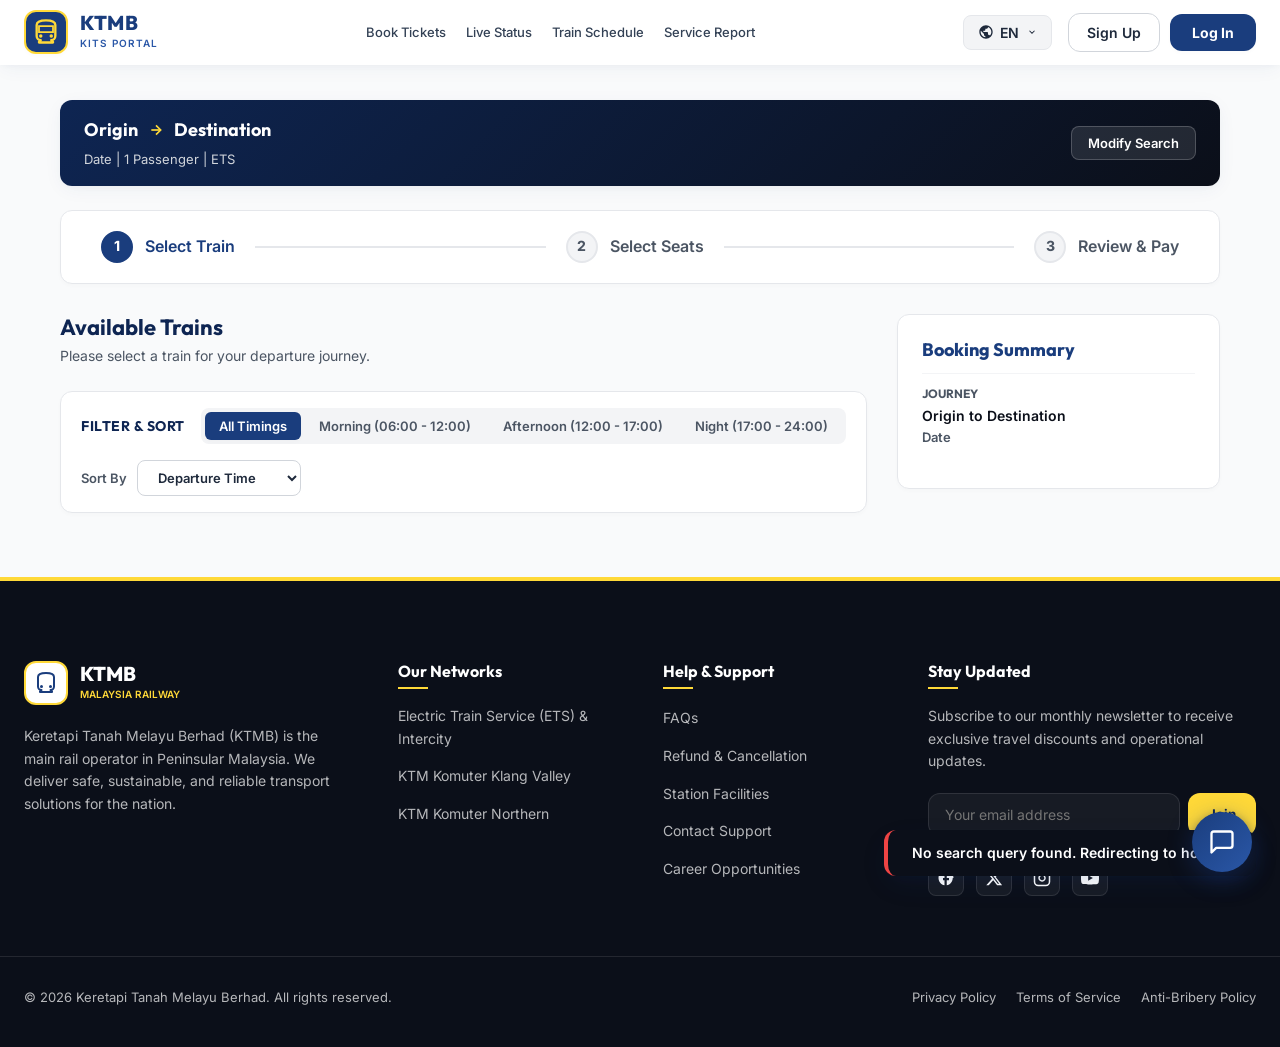
<file: booking.html>
<!DOCTYPE html>
<html lang="en">

<head>
  <meta charset="UTF-8">
  <meta name="viewport" content="width=device-width, initial-scale=1.0">
  <title>KTMB Malaysia - Book Train Tickets</title>
  <meta name="description"
    content="Book ETS and Intercity train tickets across Malaysia. Select your seats, enter details, and secure your tickets online.">
  <!-- Stylesheet -->
  <link rel="stylesheet" href="style.css">
</head>

<body>

  <svg style="display: none;">
    <!-- Globe -->
    <symbol id="icon-globe" viewBox="0 0 24 24">
      <path
        d="M12 2C6.48 2 2 6.48 2 12s4.48 10 10 10 10-4.48 10-10S17.52 2 12 2zm-1 17.93c-3.95-.49-7-3.85-7-7.93 0-.62.08-1.21.21-1.79L9 15v1c0 1.1.9 2 2 2v1.93zm6.9-2.53c-.26-.81-1-1.4-1.9-1.4h-1v-3c0-.55-.45-1-1-1h-6v-2h2c.55 0 1-.45 1-1V7h2c1.1 0 2-.9 2-2v-.41c2.93 1.19 5 4.06 5 7.41 0 2.08-.8 3.97-2.1 5.4z"
        fill="currentColor" />
    </symbol>
    <!-- Map Pin -->
    <symbol id="icon-pin" viewBox="0 0 24 24">
      <path
        d="M12 2C8.13 2 5 5.13 5 9c0 5.25 7 13 7 13s7-7.75 7-13c0-3.87-3.13-7-7-7zm0 9.5c-1.38 0-2.5-1.12-2.5-2.5s1.12-2.5 2.5-2.5 2.5 1.12 2.5 2.5-1.12 2.5-2.5 2.5z"
        fill="currentColor" />
    </symbol>
    <!-- Calendar -->
    <symbol id="icon-calendar" viewBox="0 0 24 24">
      <path
        d="M19 4h-1V2h-2v2H8V2H6v2H5c-1.11 0-1.99.9-1.99 2L3 20c0 1.1.89 2 2 2h14c1.1 0 2-.9 2-2V6c0-1.1-.9-2-2-2zm0 16H5V10h14v10zm0-12H5V6h14v2z"
        fill="currentColor" />
    </symbol>
    <!-- Passengers -->
    <symbol id="icon-users" viewBox="0 0 24 24">
      <path
        d="M16 11c1.66 0 2.99-1.34 2.99-3S17.66 5 16 5c-1.66 0-3 1.34-3 3s1.34 3 3 3zm-8 0c1.66 0 2.99-1.34 2.99-3S9.66 5 8 5C6.34 5 5 6.34 5 8s1.34 3 3 3zm0 2c-2.33 0-7 1.17-7 3.5V19h14v-2.5c0-2.33-4.67-3.5-7-3.5zm8 0c-.29 0-.62.02-.97.05 1.16.84 1.97 1.97 1.97 3.45V19h6v-2.5c0-2.33-4.67-3.5-7-3.5z"
        fill="currentColor" />
    </symbol>
    <!-- Arrow Right -->
    <symbol id="icon-arrow-right" viewBox="0 0 24 24">
      <path d="M12 4l-1.41 1.41L16.17 11H4v2h12.17l-5.58 5.59L12 20l8-8z" fill="currentColor" />
    </symbol>
  </svg>

  <!-- HEADER -->
  <header id="site-header" class="scrolled">
    <div class="nav-container">
      <!-- Logo -->
      <a href="index.html" class="logo">
        <div class="logo-icon">
          <svg width="28" height="28" viewBox="0 0 24 24" fill="none" style="color: var(--accent);">
            <path
              d="M4 15.5C4 17.43 5.57 19 7.5 19L6 20.5v.5h12v-.5L16.5 19c1.93 0 3.5-1.57 3.5-3.5V6c0-3.5-4-4-8-4s-8 .5-8 4v9.5z"
              stroke="currentColor" stroke-width="2" stroke-linejoin="round" />
            <circle cx="7.5" cy="15.5" r="1.5" fill="currentColor" />
            <circle cx="16.5" cy="15.5" r="1.5" fill="currentColor" />
            <path d="M6 7h12v5H6V7z" stroke="currentColor" stroke-width="1.5" />
          </svg>
        </div>
        <div class="logo-text">
          <span class="logo-title">KTMB</span>
          <span class="logo-sub">KITS PORTAL</span>
        </div>
      </a>

      <!-- Menu links -->
      <nav class="nav-menu">
        <a href="index.html" class="nav-link" data-translate="nav-book">Book Tickets</a>
        <a href="status.html" class="nav-link" data-translate="nav-status">Live Status</a>
        <a href="schedule.html" class="nav-link" data-translate="nav-schedule">Train Schedule</a>
        <a href="reports.html" class="nav-link" data-translate="nav-reports">Service Report</a>
      </nav>

      <!-- Nav CTA / Language -->
      <div class="nav-actions">
        <div class="lang-dropdown-wrapper">
          <button class="btn-lang" aria-label="Select Language">
            <svg width="16" height="16">
              <use href="#icon-globe"></use>
            </svg>
            <span>EN</span>
            <svg width="10" height="10" viewBox="0 0 24 24" fill="none" stroke="currentColor" stroke-width="2.5"
              style="margin-left: 2px; transition: transform 0.2s; vertical-align: middle;">
              <polyline points="6 9 12 15 18 9"></polyline>
            </svg>
          </button>
          <div class="lang-dropdown-menu">
            <button class="lang-option active" data-lang="en">
              <span>English (EN)</span>
            </button>
            <button class="lang-option" data-lang="bm">
              <span>Bahasa Malaysia (BM)</span>
            </button>
          </div>
        </div>

        <!-- User auth container -->
        <div class="auth-container" id="auth-container">
          <div class="logged-out-actions" id="logged-out-actions">
            <button class="btn-signup-nav" id="btn-signup-desktop" data-translate="nav-signup">Sign Up</button>
            <button class="btn-signin" id="btn-signin-desktop" data-translate="nav-login">Log In</button>
          </div>

          <div class="user-dropdown-wrapper" id="user-dropdown-wrapper" style="display:none;">
            <button class="btn-user-profile" id="btn-user-profile" aria-expanded="false" aria-haspopup="true">
              <span class="user-avatar" id="nav-user-avatar">U</span>
              <span class="user-name" id="nav-user-name">User</span>
              <svg width="12" height="12" viewBox="0 0 24 24" fill="none" stroke="currentColor" stroke-width="2.5">
                <polyline points="6 9 12 15 18 9"></polyline>
              </svg>
            </button>
            <div class="user-dropdown-menu" id="user-dropdown-menu">
              <a href="mybookings.html" id="menu-my-bookings">
                <svg width="16" height="16" viewBox="0 0 24 24" fill="none" stroke="currentColor" stroke-width="2"
                  style="margin-right: 8px; vertical-align: middle;">
                  <path d="M14 2H6a2 2 0 0 0-2 2v16a2 2 0 0 0 2 2h12a2 2 0 0 0 2-2V8z"></path>
                  <polyline points="14 2 14 8 20 8"></polyline>
                  <line x1="16" y1="13" x2="8" y2="13"></line>
                  <line x1="16" y1="17" x2="8" y2="17"></line>
                </svg>
                <span data-translate="nav-mybookings">My Bookings</span>
              </a>
              <hr class="dropdown-divider">
              <a href="#" id="menu-signout" class="text-danger">
                <svg width="16" height="16" viewBox="0 0 24 24" fill="none" stroke="currentColor" stroke-width="2"
                  style="margin-right: 8px; vertical-align: middle;">
                  <path d="M9 21H5a2 2 0 0 1-2-2V5a2 2 0 0 1 2-2h4"></path>
                  <polyline points="16 17 21 12 16 7"></polyline>
                  <line x1="21" y1="12" x2="9" y2="12"></line>
                </svg>
                <span data-translate="nav-signout">Sign Out</span>
              </a>
            </div>
          </div>
        </div>
      </div>
    </div>
  </header>

  <!-- MAIN BOOKING PAGE CONTENT -->
  <main class="booking-page-layout">
    <!-- Active Search Info Summary Bar -->
    <div class="search-summary-bar">
      <div class="summary-info">
        <div class="summary-route">
          <span id="sum-origin">Origin</span>
          <svg width="16" height="16" viewBox="0 0 24 24" fill="none" stroke="currentColor" stroke-width="2.5"
            style="color: var(--accent);">
            <line x1="5" y1="12" x2="19" y2="12"></line>
            <polyline points="12 5 19 12 12 19"></polyline>
          </svg>
          <span id="sum-dest">Destination</span>
        </div>
        <div class="summary-details">
          <span id="sum-date">Date</span> | <span id="sum-passengers">1 Passenger</span> | <span
            id="sum-service">ETS</span>
        </div>
      </div>
      <button class="btn-modify" id="btn-modify-search" data-translate="booking-btn-modify">Modify Search</button>
    </div>

    <!-- Inline Modify Search Panel -->
    <div class="modify-search-panel" id="modify-search-panel" style="display:none;">
      <div class="modify-search-inner">
        <!-- Trip Type Toggle Row -->
        <div class="modify-trip-toggle-row">
          <div class="modify-trip-toggle" id="modify-trip-toggle">
            <button type="button" class="modify-trip-btn active" id="modify-btn-oneway" data-trip="oneway"
              data-translate="widget-trip-oneway">One Way</button>
            <button type="button" class="modify-trip-btn" id="modify-btn-roundtrip" data-trip="roundtrip"
              data-translate="widget-trip-roundtrip">Round Trip</button>
          </div>
        </div>
        <div class="modify-row">
          <!-- Service Type -->
          <div class="modify-field">
            <label data-translate="widget-label-service">Service Type</label>
            <select id="modify-service">
              <option value="ETS & Intercity" data-translate="widget-tab-ets">ETS & Intercity</option>
              <option value="Komuter Klang Valley" data-translate="widget-tab-komuter-kl">Komuter Klang Valley</option>
              <option value="Komuter Northern" data-translate="widget-tab-komuter-north">Komuter Northern</option>
            </select>
          </div>
          <!-- Origin -->
          <div class="modify-field">
            <label data-translate="widget-label-origin">Origin Station</label>
            <select id="modify-origin" required>
            </select>
          </div>
          <!-- Swap -->
          <button type="button" class="modify-swap-btn" id="modify-swap-btn" title="Swap stations">
            <svg width="18" height="18" viewBox="0 0 24 24" fill="none" stroke="currentColor" stroke-width="2.5">
              <polyline points="17 1 21 5 17 9"></polyline>
              <path d="M3 11V9a4 4 0 0 1 4-4h14"></path>
              <polyline points="7 23 3 19 7 15"></polyline>
              <path d="M21 13v2a4 4 0 0 1-4 4H3"></path>
            </svg>
          </button>
          <!-- Destination -->
          <div class="modify-field">
            <label data-translate="widget-label-dest">Destination Station</label>
            <select id="modify-dest" required>
            </select>
          </div>
          <!-- Departure Date -->
          <div class="modify-field">
            <label data-translate="widget-label-depart">Departure Date</label>
            <input type="date" id="modify-date">
          </div>
          <!-- Return Date (shown only for round trip) -->
          <div class="modify-field modify-return-field" id="modify-return-field" style="display:none;">
            <label data-translate="widget-label-return">Return Date</label>
            <input type="date" id="modify-return-date">
          </div>
          <!-- Passengers -->
          <div class="modify-field">
            <label data-translate="widget-label-passengers">Passengers</label>
            <div class="passenger-dropdown-wrapper">
              <button type="button" class="btn-passenger-dropdown" id="passenger-dropdown-trigger"
                style="width: 100%; justify-content: space-between; display: flex; align-items: center;">
                <span id="passenger-dropdown-text">1 Pax (1 Adult)</span>
                <svg width="10" height="10" viewBox="0 0 24 24" fill="none" stroke="currentColor" stroke-width="2.5"
                  style="transition: transform 0.2s;">
                  <polyline points="6 9 12 15 18 9"></polyline>
                </svg>
              </button>
              <div class="passenger-dropdown-panel" id="passenger-dropdown-panel">
                <div class="pax-counter-row">
                  <div class="pax-type-info">
                    <strong data-translate="pax-type-adult">Adults</strong>
                    <span data-translate="pax-age-adult">Ages 13+</span>
                  </div>
                  <div class="pax-counter-controls">
                    <button type="button" class="btn-counter-minus" id="adult-minus" disabled>&minus;</button>
                    <span class="counter-value" id="adult-count">1</span>
                    <button type="button" class="btn-counter-plus" id="adult-plus">+</button>
                  </div>
                </div>
                <div class="pax-counter-row">
                  <div class="pax-type-info">
                    <strong data-translate="pax-type-child">Children</strong>
                    <span data-translate="pax-age-child">Ages 2-12 (50% Off)</span>
                  </div>
                  <div class="pax-counter-controls">
                    <button type="button" class="btn-counter-minus" id="child-minus" disabled>&minus;</button>
                    <span class="counter-value" id="child-count">0</span>
                    <button type="button" class="btn-counter-plus" id="child-plus">+</button>
                  </div>
                </div>
                <div class="pax-dropdown-footer">
                  <span class="pax-limit-note" id="pax-limit-note" data-translate="pax-limit-note">Max 8
                    passengers</span>
                  <button type="button" class="btn-save btn-pax-apply" id="btn-pax-apply"
                    data-translate="pass-btn-save">Apply</button>
                </div>
              </div>
            </div>
          </div>
          <!-- Search Button -->
          <button class="btn-modify-apply" id="btn-modify-apply" data-translate="widget-btn-search">Search</button>
        </div>
      </div>
    </div>

    <!-- Step Progress Tracker -->
    <div class="booking-progress-container" id="progress-container">
      <div class="progress-step active" id="prog-step-1">
        <div class="step-num">1</div>
        <div class="step-label" data-translate="booking-step-select-train">Select Train</div>
      </div>
      <div class="progress-line" id="prog-line-1"></div>
      <div class="progress-step" id="prog-step-2">
        <div class="step-num">2</div>
        <div class="step-label" data-translate="booking-step-select-seats">Select Seats</div>
      </div>
      <div class="progress-line" id="prog-line-2"></div>
      <div class="progress-step" id="prog-step-3">
        <div class="step-num">3</div>
        <div class="step-label" data-translate="booking-step-review-pay">Review & Pay</div>
      </div>
    </div>

    <!-- Stepped Sections Grid -->
    <div class="booking-content-grid" id="main-booking-grid">
      <!-- Left Column: Steps -->
      <div class="booking-steps-column">

        <!-- STEP 1: TRAIN LIST -->
        <section class="booking-step-section active" id="step-section-1">
          <h2 class="section-title" data-translate="booking-trains-title">Available Trains</h2>
          <p class="section-subtitle" data-translate="booking-trains-subtitle">Please select a train for your departure
            journey.</p>

          <!-- Filter and Sort Bar -->
          <div class="filter-sort-bar">
            <div class="filter-group">
              <span class="filter-label" data-translate="filter-title">Filter & Sort</span>
              <div class="time-filter-options">
                <button class="time-filter-btn active" data-time="all" data-translate="filter-timing-all">All
                  Timings</button>
                <button class="time-filter-btn" data-time="morning" data-translate="filter-timing-morning">Morning
                  (06:00 - 12:00)</button>
                <button class="time-filter-btn" data-time="afternoon" data-translate="filter-timing-afternoon">Afternoon
                  (12:00 - 17:00)</button>
                <button class="time-filter-btn" data-time="night" data-translate="filter-timing-night">Night (17:00 -
                  24:00)</button>
              </div>
            </div>
            <div class="sort-group">
              <label for="train-sort" data-translate="sort-label">Sort By</label>
              <select id="train-sort" class="sort-select">
                <option value="time" data-translate="sort-time">Departure Time</option>
                <option value="price" data-translate="sort-price">Cheapest Price</option>
                <option value="duration" data-translate="sort-duration">Shortest Duration</option>
              </select>
            </div>
          </div>

          <div class="train-list" id="available-trains-list">
            <!-- Dynamic Train Cards inserted here -->
          </div>
        </section>

        <!-- STEP 2: SEAT SELECTOR -->
        <section class="booking-step-section" id="step-section-2">
          <h2 class="section-title" data-translate="booking-seats-title">Select Seats</h2>
          <p class="section-subtitle" data-translate="booking-seats-subtitle">Choose your preferred coach and seat
            layout. Aisle is in the middle.</p>

          <div class="seat-selector-card">
            <div class="coach-tabs">
              <button class="coach-tab active" data-coach="A" data-translate="booking-coach-a">Coach A</button>
              <button class="coach-tab" data-coach="B" data-translate="booking-coach-b">Coach B</button>
              <button class="coach-tab" data-coach="C" data-translate="booking-coach-c">Coach C</button>
              <button class="coach-tab" data-coach="D" data-translate="booking-coach-d">Coach D</button>
              <button class="coach-tab" data-coach="E" data-translate="booking-coach-e">Coach E</button>
              <button class="coach-tab" data-coach="F" data-translate="booking-coach-f">Coach F</button>
            </div>

            <div class="seat-map-header">
              <div class="legend-item"><span class="legend-box seat-avail"></span> <span
                  data-translate="booking-legend-avail">Available</span></div>
              <div class="legend-item"><span class="legend-box seat-sel"></span> <span
                  data-translate="booking-legend-sel">Selected</span></div>
              <div class="legend-item"><span class="legend-box seat-occ"></span> <span
                  data-translate="booking-legend-occ">Occupied</span></div>
            </div>

            <!-- Seat grid wrapper -->
            <div class="seat-grid-container">
              <div class="train-front" data-translate="booking-direction">Front (Direction of Travel)</div>
              <div class="seat-grid" id="train-seat-grid">
                <!-- Dynamically generated seats -->
              </div>
            </div>

            <div class="step-actions">
              <button class="btn-cancel" onclick="goToStep(1)" data-translate="booking-btn-back">Back</button>
              <button class="btn-save" id="btn-confirm-seats" data-translate="booking-btn-confirm-seats">Confirm
                Seats</button>
            </div>
          </div>
        </section>

        <!-- STEP 3: REVIEW & PAYMENT -->
        <section class="booking-step-section" id="step-section-3">
          <h2 class="section-title" data-translate="booking-step-review-pay">Review & Pay</h2>
          <p class="section-subtitle" data-translate="booking-pay-subtitle">Complete passenger details and billing
            details to secure your ticket.</p>

          <!-- Passenger input dynamically generated -->
          <div class="passenger-details-card">
            <h3 data-translate="booking-pass-details-title">Passenger Details</h3>
            <form id="booking-passenger-form">
              <div id="dynamic-passenger-fields">
                <!-- Inputs for name and IC/Passport -->
              </div>
            </form>
          </div>

          <!-- Mock Payment Card -->
          <div class="payment-method-card">
            <h3 data-translate="booking-payment-title">Select Payment Method</h3>
            <div class="payment-options">
              <label class="payment-option-label active">
                <input type="radio" name="payment-method" value="card" checked>
                <span class="option-title" data-translate="booking-pay-card">Credit / Debit Card</span>
              </label>
              <label class="payment-option-label">
                <input type="radio" name="payment-method" value="fpx">
                <span class="option-title" data-translate="booking-pay-fpx">FPX Online Banking</span>
              </label>
              <label class="payment-option-label">
                <input type="radio" name="payment-method" value="tng">
                <span class="option-title" data-translate="booking-pay-tng">Touch 'n Go eWallet</span>
              </label>
            </div>

            <form class="modal-form" id="card-payment-form" style="margin-top: 20px;">
              <div class="form-group">
                <label for="card-num" data-translate="booking-label-cardnum">Card Number</label>
                <input type="text" id="card-num" placeholder="e.g. 4111 2222 3333 4444" required>
              </div>
              <div class="form-grid" style="margin-bottom: 0;">
                <div class="form-group">
                  <label for="card-expiry" data-translate="booking-label-expiry">Expiry Date</label>
                  <input type="text" id="card-expiry" placeholder="MM/YY" required>
                </div>
                <div class="form-group">
                  <label for="card-cvv" data-translate="booking-label-cvv">CVV</label>
                  <input type="password" id="card-cvv" placeholder="e.g. 123" maxlength="3" required>
                </div>
              </div>
            </form>

            <div class="step-actions" style="margin-top: 30px;">
              <button class="btn-cancel" onclick="goToStep(2)" data-translate="booking-btn-back">Back</button>
              <button class="btn-save" id="btn-pay-now"
                style="min-width: 160px; display: inline-flex; align-items: center; justify-content: center; gap: 8px;">
                <span data-translate="booking-btn-pay">Pay RM</span> <span id="btn-total-fare">0.00</span>
              </button>
            </div>
          </div>
        </section>
      </div>

      <!-- Right Column: Sticky Summary Sidebar -->
      <aside class="booking-summary-sidebar" id="summary-sidebar">
        <h3 data-translate="booking-sidebar-title">Booking Summary</h3>
        <hr class="dropdown-divider" style="margin: 12px 0;">

        <div class="summary-section">
          <h4 data-translate="booking-sidebar-journey">Journey</h4>
          <p id="side-route">Origin to Destination</p>
          <p id="side-date" style="font-size: 13px; color: var(--gray-600);">Date</p>
        </div>

        <!-- Outbound Details -->
        <div class="summary-section" id="side-outbound-details" style="display: none;">
          <h4
            style="color: var(--accent); margin-bottom: 6px; font-weight: 700; font-size: 13px; text-transform: uppercase;">
            <span data-translate="booking-outbound-label">Outbound Journey</span>
          </h4>
          <div style="margin-left: 8px;">
            <p id="side-train-name" style="font-weight: 700; font-size: 14px; margin: 0 0 2px 0;">ETS Platinum 9122</p>
            <p id="side-train-time" style="font-size: 12px; color: var(--gray-600); margin: 0 0 4px 0;">08:00 AM - 10:20
              AM</p>
            <p style="font-size: 12px; font-weight: 600; margin: 0;">
              <span data-translate="booking-sidebar-seats">Selected Seats</span>: <span id="side-seats-list"
                style="color: var(--primary-light);">None</span>
            </p>
          </div>
        </div>

        <!-- Return Details -->
        <div class="summary-section" id="side-return-details"
          style="display: none; border-top: 1px dashed rgba(255, 255, 255, 0.1); margin-top: 12px; padding-top: 12px;">
          <h4
            style="color: var(--accent); margin-bottom: 6px; font-weight: 700; font-size: 13px; text-transform: uppercase;">
            <span data-translate="booking-return-label">Return Journey</span>
          </h4>
          <div style="margin-left: 8px;">
            <p id="side-return-train-name" style="font-weight: 700; font-size: 14px; margin: 0 0 2px 0;">ETS Platinum
              9123</p>
            <p id="side-return-train-time" style="font-size: 12px; color: var(--gray-600); margin: 0 0 4px 0;">06:00 PM
              - 08:20 PM</p>
            <p style="font-size: 12px; font-weight: 600; margin: 0;">
              <span data-translate="booking-sidebar-seats">Selected Seats</span>: <span id="side-return-seats-list"
                style="color: var(--primary-light);">None</span>
            </p>
          </div>
        </div>

        <div class="summary-price-breakdown" id="side-price-breakdown" style="display: none;">
          <div class="price-row">
            <span data-translate="booking-sidebar-base">Base Fare</span>
            <span id="side-base-price">RM 0.00</span>
          </div>
          <div class="price-row">
            <span data-translate="booking-sidebar-sst">SST (6%)</span>
            <span id="side-tax">RM 0.00</span>
          </div>
          <hr class="dropdown-divider" style="margin: 8px 0; border-color: rgba(255,255,255,0.1);">
          <div class="price-row total">
            <span data-translate="booking-sidebar-total">Total Fare</span>
            <span id="side-total-price">RM 0.00</span>
          </div>
        </div>
      </aside>
    </div>

    <!-- SUCCESS SCREEN / E-TICKET SECTION -->
    <section class="booking-success-section" id="success-section" style="display: none;">
      <div class="success-banner">
        <div class="success-icon">✓</div>
        <h2 data-translate="success-title">Payment Successful!</h2>
        <p><span data-translate="success-desc">Your train ticket booking is confirmed. Your reference is:</span> <strong
            id="success-booking-ref">REF12345678</strong></p>
      </div>

      <!-- PDF E-Ticket Display Card -->
      <div class="e-ticket-card">
        <div class="ticket-header">
          <div class="ticket-brand">
            <span style="font-weight: 800; font-size: 20px; color: var(--primary);">KTMB</span>
            <span style="font-size: 11px; font-weight: 600; color: var(--gray-600); display: block; margin-top: -2px;"
              data-translate="success-ticket-brand">KITS E-TICKET</span>
          </div>
          <div class="ticket-ref-block">
            <span style="font-size: 11px; color: var(--gray-600); text-transform: uppercase;"
              data-translate="success-label-ref">Reference</span>
            <span id="ticket-ref" style="font-weight: 700; color: var(--primary);">KTMB-912830</span>
          </div>
        </div>

        <div class="ticket-body">
          <!-- Outbound Journey Header (Only shown for round trip) -->
          <div id="ticket-outbound-header-container" style="display: none;">
            <h4 style="margin: 0 0 15px 0; color: var(--primary); font-size: 13px; text-transform: uppercase;"
              data-translate="booking-outbound-label">Outbound Journey</h4>
          </div>

          <div class="ticket-route-stub">
            <div class="stub-col">
              <span class="stub-label" data-translate="success-label-origin">Origin</span>
              <strong id="ticket-origin" style="font-size: 16px; color: var(--dark-900);">KL Sentral</strong>
            </div>
            <div class="stub-arrow">➔</div>
            <div class="stub-col">
              <span class="stub-label" data-translate="success-label-dest">Destination</span>
              <strong id="ticket-dest" style="font-size: 16px; color: var(--dark-900);">Ipoh</strong>
            </div>
          </div>

          <div class="ticket-details-grid">
            <div class="stub-item">
              <span class="stub-label"><span data-translate="success-label-date">Date</span> / <span
                  data-translate="success-label-time">Time</span></span>
              <span id="ticket-date-time">26 June 2026, 20:45</span>
            </div>
            <div class="stub-item">
              <span class="stub-label" data-translate="success-label-trainclass">Train / Class</span>
              <span id="ticket-train">ETS Platinum 9122</span>
            </div>
            <div class="stub-item">
              <span class="stub-label" data-translate="success-label-coach">Coach</span>
              <span id="ticket-coach">Coach A</span>
            </div>
            <div class="stub-item">
              <span class="stub-label" data-translate="success-label-seats">Seats</span>
              <strong id="ticket-seats" style="color: var(--primary);">A-04</strong>
            </div>
          </div>

          <!-- Return Journey Stub (Only shown for round trip) -->
          <div id="ticket-return-stub-container"
            style="display: none; border-top: 1px dashed var(--gray-300); margin-top: 15px; padding-top: 15px; margin-bottom: 15px;">
            <h4 style="margin: 0 0 10px 0; color: var(--primary); font-size: 13px; text-transform: uppercase;"
              data-translate="booking-return-label">Return Journey</h4>

            <div class="ticket-route-stub" style="margin-bottom: 10px;">
              <div class="stub-col">
                <span class="stub-label" data-translate="success-label-origin">Origin</span>
                <strong id="ticket-return-origin" style="font-size: 15px; color: var(--dark-900);">Ipoh</strong>
              </div>
              <div class="stub-arrow">➔</div>
              <div class="stub-col">
                <span class="stub-label" data-translate="success-label-dest">Destination</span>
                <strong id="ticket-return-dest" style="font-size: 15px; color: var(--dark-900);">KL Sentral</strong>
              </div>
            </div>

            <div class="ticket-details-grid">
              <div class="stub-item">
                <span class="stub-label"><span data-translate="success-label-date">Date</span> / <span
                    data-translate="success-label-time">Time</span></span>
                <span id="ticket-return-date-time">28 June 2026, 20:45</span>
              </div>
              <div class="stub-item">
                <span class="stub-label" data-translate="success-label-trainclass">Train / Class</span>
                <span id="ticket-return-train">ETS Platinum 9123</span>
              </div>
              <div class="stub-item">
                <span class="stub-label" data-translate="success-label-coach">Coach</span>
                <span id="ticket-return-coach">Coach A</span>
              </div>
              <div class="stub-item">
                <span class="stub-label" data-translate="success-label-seats">Seats</span>
                <strong id="ticket-return-seats" style="color: var(--primary);">A-05</strong>
              </div>
            </div>
          </div>

          <div class="ticket-passenger-stub">
            <span class="stub-label" data-translate="success-label-passenger">Primary Passenger</span>
            <strong id="ticket-passenger-name" style="font-size: 15px; color: var(--dark-900);">Amirah Binti
              Ahmad</strong>
            <span id="ticket-passenger-id" style="font-size: 12px; color: var(--gray-600);">IC: 940812-14-5234</span>
          </div>
        </div>

        <div class="ticket-footer-strip">
          <div class="ticket-qr-block">
            <!-- Mock SVG QR Code -->
            <svg width="64" height="64" viewBox="0 0 24 24" fill="none" stroke="currentColor" stroke-width="2">
              <rect x="2" y="2" width="6" height="6" />
              <rect x="2" y="16" width="6" height="6" />
              <rect x="16" y="2" width="6" height="6" />
              <rect x="9" y="9" width="6" height="6" />
              <line x1="2" y1="12" x2="6" y2="12" />
              <line x1="12" y1="2" x2="12" y2="6" />
              <line x1="18" y1="12" x2="22" y2="12" />
              <line x1="12" y1="18" x2="12" y2="22" />
            </svg>
            <span style="font-size: 10px; color: var(--gray-600); margin-top: 4px; display: block; font-weight: 500;"
              data-translate="success-label-scan">Scan at Gate</span>
          </div>
          <div class="ticket-price-block">
            <span class="stub-label" data-translate="success-label-paid">Total Paid</span>
            <strong id="ticket-price" style="font-size: 22px; color: var(--primary);">RM 48.76</strong>
          </div>
        </div>
      </div>

      <div style="display: flex; gap: 16px; justify-content: center; margin-top: 30px;">
        <button class="btn-cancel" onclick="window.print()"
          style="display: inline-flex; align-items: center; gap: 8px;">
          <span data-translate="success-btn-print">Print Ticket</span>
        </button>
        <button class="btn-save" onclick="window.location.href='index.html'">
          <span data-translate="success-btn-home">Back to Home</span>
        </button>
      </div>
    </section>
  </main>

  <!-- FOOTER -->
  <footer id="support">
    <div class="footer-container">
      <!-- Col 1: Brand Info -->
      <div class="footer-brand">
        <a href="#" class="footer-logo">
          <div class="footer-logo-icon">
            <svg width="24" height="24" viewBox="0 0 24 24" fill="none" style="color: var(--primary);">
              <path
                d="M4 15.5C4 17.43 5.57 19 7.5 19L6 20.5v.5h12v-.5L16.5 19c1.93 0 3.5-1.57 3.5-3.5V6c0-3.5-4-4-8-4s-8 .5-8 4v9.5z"
                stroke="currentColor" stroke-width="2" stroke-linejoin="round" />
              <circle cx="7.5" cy="15.5" r="1.5" fill="currentColor" />
              <circle cx="16.5" cy="15.5" r="1.5" fill="currentColor" />
            </svg>
          </div>
          <div class="logo-text">
            <span class="footer-logo-title">KTMB</span>
            <span class="footer-logo-sub">MALAYSIA RAILWAY</span>
          </div>
        </a>
        <p data-translate="footer-desc">Keretapi Tanah Melayu Berhad (KTMB) is the main rail operator in Peninsular Malaysia. We deliver safe, sustainable, and reliable transport solutions for the nation.</p>
      </div>

      <!-- Col 2: Services -->
      <div class="footer-links-col">
        <h4 data-translate="footer-networks">Our Networks</h4>
        <ul>
          <li><a href="ets-intercity.html">Electric Train Service (ETS) & Intercity</a></li>
          <li><a href="ktm-komuter.html">KTM Komuter Klang Valley</a></li>
          <li><a href="ktm-northern.html">KTM Komuter Northern</a></li>
        </ul>
      </div>

      <!-- Col 3: Quick Links -->
      <div class="footer-links-col">
        <h4 data-translate="footer-support">Help & Support</h4>
        <ul>
          <li><a href="support.html#faq" data-translate="support-tab-faq">Frequently Asked Questions</a></li>
          <li><a href="support.html#refund" data-translate="support-tab-refund">Ticket Refund & Cancellation</a></li>
          <li><a href="support.html#facilities" data-translate="support-tab-facilities">Train Station Facilities</a></li>
          <li><a href="support.html#contact" data-translate="support-tab-contact">Contact Support</a></li>
          <li><a href="support.html#careers" data-translate="support-tab-careers">Career Opportunities</a></li>
        </ul>
      </div>

      <!-- Col 4: Newsletter -->
      <div class="footer-newsletter">
        <h4 data-translate="footer-update">Stay Updated</h4>
        <p data-translate="footer-update-desc">Subscribe to our monthly newsletter to receive exclusive travel discounts and operational updates.</p>
        <form class="newsletter-form" action="#" method="POST"
          onsubmit="event.preventDefault(); alert('Subscribed successfully!');">
          <input type="email" placeholder="Your email address" data-translate-placeholder="footer-placeholder-email"
            required aria-label="Email Address">
          <button type="submit" class="btn-subscribe" data-translate="footer-btn-join">Join</button>
        </form>
        <div class="social-links">
          <a href="#" class="social-icon" aria-label="Facebook">
            <svg width="18" height="18" viewBox="0 0 24 24" fill="currentColor">
              <path d="M22 12c0-5.52-4.48-10-10-10S2 6.48 2 12c0 4.84 3.44 8.87 8 9.8V15H8v-3h2V9.5C10 7.57 11.57 6 13.5 6H16v3h-2c-.55 0-1 .45-1 1V12h3v3h-3v6.8c4.56-.93 8-4.96 8-9.8z"/>
            </svg>
          </a>
          <a href="#" class="social-icon" aria-label="Twitter">
            <svg width="18" height="18" viewBox="0 0 24 24" fill="currentColor">
              <path d="M18.244 2.25h3.308l-7.227 8.26 8.502 11.24H16.17l-5.214-6.817L4.99 21.75H1.68l7.73-8.835L1.254 2.25H8.08l4.713 6.231zm-1.161 17.52h1.833L7.084 4.126H5.117z"/>
            </svg>
          </a>
          <a href="#" class="social-icon" aria-label="Instagram">
            <svg width="18" height="18" viewBox="0 0 24 24" fill="none" stroke="currentColor" stroke-width="2" stroke-linecap="round" stroke-linejoin="round">
              <rect x="2" y="2" width="20" height="20" rx="5" ry="5"></rect>
              <path d="M16 11.37A4 4 0 1 1 12.63 8 4 4 0 0 1 16 11.37z"></path>
              <line x1="17.5" y1="6.5" x2="17.51" y2="6.5"></line>
            </svg>
          </a>
          <a href="#" class="social-icon" aria-label="YouTube">
            <svg width="18" height="18" viewBox="0 0 24 24" fill="currentColor">
              <path d="M23.498 6.163a3.003 3.003 0 0 0-2.11-2.108C19.52 3.5 12 3.5 12 3.5s-7.52 0-9.388.555a3.002 3.002 0 0 0-2.11 2.108C0 8.03 0 12 0 12s0 3.97.502 5.837a3.003 3.003 0 0 0 2.11 2.108C4.48 20.5 12 20.5 12 20.5s7.52 0 9.388-.555a3.002 3.002 0 0 0 2.11-2.108C24 15.97 24 12 24 12s0-3.97-.502-5.837zM9.545 15.568V8.432L15.818 12l-6.273 3.568z"/>
            </svg>
          </a>
        </div>
      </div>
    </div>

    <!-- Bottom Copyright -->
    <div class="footer-bottom">
      <div class="footer-copy">
        &copy; 2026 Keretapi Tanah Melayu Berhad. All rights reserved.
      </div>
      <div class="footer-policy-links">
        <a href="#" data-translate="footer-policy-privacy">Privacy Policy</a>
        <a href="#" data-translate="footer-policy-terms">Terms of Service</a>
        <a href="#" data-translate="footer-policy-antibribery">Anti-Bribery Policy</a>
      </div>
    </div>
  </footer>

  <!-- MY BOOKINGS MODAL -->
  <div class="modal-overlay" id="bookings-modal">
    <div class="modal-card" style="max-width: 600px;">
      <div class="modal-header">
        <div class="modal-title-area">
          <svg width="24" height="24" viewBox="0 0 24 24" fill="none" stroke="currentColor" stroke-width="2.5"
            style="color: var(--primary); display: inline-block; vertical-align: middle;">
            <path d="M14 2H6a2 2 0 0 0-2 2v16a2 2 0 0 0 2 2h12a2 2 0 0 0 2-2V8z"></path>
            <polyline points="14 2 14 8 20 8"></polyline>
            <line x1="16" y1="13" x2="8" y2="13"></line>
            <line x1="16" y1="17" x2="8" y2="17"></line>
          </svg>
          <h3 data-translate="bookings-title"
            style="display: inline-block; margin: 0; vertical-align: middle; font-family: var(--font-display); font-weight: 700; color: var(--primary);">
            My Booking History
          </h3>
        </div>
        <button class="modal-close" id="bookings-modal-close" aria-label="Close modal">&times;</button>
      </div>
      <div class="modal-body">
        <p class="tab-description" data-translate="bookings-desc">View your active and past train ticket bookings.</p>
        <div id="bookings-list-container">
          <!-- Dynamically Generated Bookings list -->
        </div>
      </div>
    </div>
  </div>

  <!-- AUTH MODALS (SIGN IN / SIGN UP / FORGOT) -->
  <div class="modal-overlay" id="auth-modal">
    <div class="modal-card" style="max-width: 480px;">
      <div class="modal-header">
        <div class="modal-title-area">
          <svg width="24" height="24" viewBox="0 0 24 24" fill="none" stroke="currentColor" stroke-width="2.5"
            style="color: var(--primary); display: inline-block; vertical-align: middle;">
            <path d="M20 21v-2a4 4 0 0 0-4-4H8a4 4 0 0 0-4 4v2"></path>
            <circle cx="12" cy="7" r="4"></circle>
          </svg>
          <h3 id="auth-modal-title" data-translate="auth-title"
            style="display: inline-block; margin: 0; vertical-align: middle; font-family: var(--font-display); font-weight: 700; color: var(--primary);">
            KITS Account
          </h3>
        </div>
        <button class="modal-close" id="auth-modal-close" aria-label="Close modal">&times;</button>
      </div>

      <div class="modal-tabs" id="auth-modal-tabs">
        <button class="modal-tab-btn active" id="auth-tab-btn-signin" data-translate="auth-tab-signin">Sign In</button>
        <button class="modal-tab-btn" id="auth-tab-btn-signup" data-translate="auth-tab-signup">Sign Up</button>
      </div>

      <div class="modal-body">
        <!-- Sign In Tab -->
        <div class="tab-content active" id="auth-tab-content-signin">
          <form class="modal-form" id="auth-signin-form">
            <div class="form-group">
              <label for="auth-signin-email" data-translate="auth-label-email">Email Address</label>
              <input type="email" id="auth-signin-email" required>
            </div>
            <div class="form-group">
              <label for="auth-signin-password" data-translate="auth-label-password">Password</label>
              <div class="password-input-container">
                <input type="password" id="auth-signin-password" required>
                <button type="button" class="btn-toggle-password" aria-label="Toggle Password Visibility">
                  <svg class="eye-icon" viewBox="0 0 24 24" fill="none" stroke="currentColor" stroke-width="2"
                    stroke-linecap="round" stroke-linejoin="round" width="18" height="18">
                    <path d="M1 12s4-8 11-8 11 8 11 8-4 8-11 8-11-8-11-8z"></path>
                    <circle cx="12" cy="12" r="3"></circle>
                  </svg>
                  <svg class="eye-off-icon" viewBox="0 0 24 24" fill="none" stroke="currentColor" stroke-width="2"
                    stroke-linecap="round" stroke-linejoin="round" width="18" height="18" style="display: none;">
                    <path
                      d="M17.94 17.94A10.07 10.07 0 0 1 12 20c-7 0-11-8-11-8a18.45 18.45 0 0 1 5.06-5.94M9.9 4.24A9.12 9.12 0 0 1 12 4c7 0 11 8 11 8a18.5 18.5 0 0 1-2.16 3.19m-6.72-1.07a3 3 0 1 1-4.24-4.24">
                    </path>
                    <line x1="1" y1="1" x2="23" y2="23"></line>
                  </svg>
                </button>
              </div>
            </div>
            <div class="auth-extra-actions">
              <label>
                <input type="checkbox" id="auth-signin-remember">
                <span data-translate="auth-label-remember">Remember Me</span>
              </label>
              <a class="forgot-link" id="auth-forgot-link" data-translate="auth-label-forgot">Forgot Password?</a>
            </div>
            <button type="submit" class="btn-save" style="width: 100%; margin-top: 10px;"
              data-translate="auth-btn-signin">Sign In</button>
            <p class="auth-switch-prompt" data-translate="auth-prompt-noaccount">
              Don't have an account? <a class="auth-switch-link" id="auth-switch-to-signup">Sign Up</a>
            </p>
          </form>
        </div>

        <!-- Sign Up Tab -->
        <div class="tab-content" id="auth-tab-content-signup">
          <form class="modal-form" id="auth-signup-form">
            <div class="form-group">
              <label for="auth-signup-name" data-translate="auth-label-name">Full Name (As in IC / Passport)</label>
              <input type="text" id="auth-signup-name" placeholder="Enter your full name"
                data-translate-placeholder="auth-placeholder-name" required>
            </div>
            <div class="form-group">
              <label for="auth-signup-email" data-translate="auth-label-email">Email Address</label>
              <input type="email" id="auth-signup-email" placeholder="e.g. name@example.com"
                data-translate-placeholder="auth-placeholder-email" required>
            </div>
            <div class="form-grid" style="margin-bottom: 0;">
              <div class="form-group">
                <label for="auth-signup-password" data-translate="auth-label-password">Password</label>
                <div class="password-input-container">
                  <input type="password" id="auth-signup-password" placeholder="Min. 8 characters"
                    data-translate-placeholder="auth-placeholder-password" minlength="8" required>
                  <button type="button" class="btn-toggle-password" aria-label="Toggle Password Visibility">
                    <svg class="eye-icon" viewBox="0 0 24 24" fill="none" stroke="currentColor" stroke-width="2"
                      stroke-linecap="round" stroke-linejoin="round" width="18" height="18">
                      <path d="M1 12s4-8 11-8 11 8 11 8-4 8-11 8-11-8-11-8z"></path>
                      <circle cx="12" cy="12" r="3"></circle>
                    </svg>
                    <svg class="eye-off-icon" viewBox="0 0 24 24" fill="none" stroke="currentColor" stroke-width="2"
                      stroke-linecap="round" stroke-linejoin="round" width="18" height="18" style="display: none;">
                      <path
                        d="M17.94 17.94A10.07 10.07 0 0 1 12 20c-7 0-11-8-11-8a18.45 18.45 0 0 1 5.06-5.94M9.9 4.24A9.12 9.12 0 0 1 12 4c7 0 11 8 11 8a18.5 18.5 0 0 1-2.16 3.19m-6.72-1.07a3 3 0 1 1-4.24-4.24">
                      </path>
                      <line x1="1" y1="1" x2="23" y2="23"></line>
                    </svg>
                  </button>
                </div>
              </div>
              <div class="form-group">
                <label for="auth-signup-confirm-password" data-translate="auth-label-confirm">Confirm Password</label>
                <div class="password-input-container">
                  <input type="password" id="auth-signup-confirm-password" placeholder="Re-enter password"
                    data-translate-placeholder="auth-placeholder-confirm" required>
                  <button type="button" class="btn-toggle-password" aria-label="Toggle Password Visibility">
                    <svg class="eye-icon" viewBox="0 0 24 24" fill="none" stroke="currentColor" stroke-width="2"
                      stroke-linecap="round" stroke-linejoin="round" width="18" height="18">
                      <path d="M1 12s4-8 11-8 11 8 11 8-4 8-11 8-11-8-11-8z"></path>
                      <circle cx="12" cy="12" r="3"></circle>
                    </svg>
                    <svg class="eye-off-icon" viewBox="0 0 24 24" fill="none" stroke="currentColor" stroke-width="2"
                      stroke-linecap="round" stroke-linejoin="round" width="18" height="18" style="display: none;">
                      <path
                        d="M17.94 17.94A10.07 10.07 0 0 1 12 20c-7 0-11-8-11-8a18.45 18.45 0 0 1 5.06-5.94M9.9 4.24A9.12 9.12 0 0 1 12 4c7 0 11 8 11 8a18.5 18.5 0 0 1-2.16 3.19m-6.72-1.07a3 3 0 1 1-4.24-4.24">
                      </path>
                      <line x1="1" y1="1" x2="23" y2="23"></line>
                    </svg>
                  </button>
                </div>
              </div>
            </div>
            <div class="form-grid" style="margin-bottom: 0;">
              <div class="form-group">
                <label for="auth-signup-id-type" data-translate="auth-label-idtype">ID Document Type</label>
                <select id="auth-signup-id-type" required>
                  <option value="IC" data-translate="auth-opt-ic">Malaysian NRIC (MyKad)</option>
                  <option value="Passport" data-translate="auth-opt-passport">International Passport</option>
                </select>
              </div>
              <div class="form-group">
                <label for="auth-signup-gender" data-translate="auth-label-gender">Gender</label>
                <select id="auth-signup-gender" required>
                  <option value="Female" data-translate="auth-opt-female">Female</option>
                  <option value="Male" data-translate="auth-opt-male">Male</option>
                </select>
              </div>
            </div>
            <div class="form-group">
              <label for="auth-signup-id-num" id="auth-signup-id-num-label" data-translate="auth-label-idnum">NRIC
                (MyKad) Number</label>
              <input type="text" id="auth-signup-id-num" placeholder="e.g. 950812-14-5678" required>
            </div>
            <button type="submit" class="btn-save" style="width: 100%; margin-top: 10px;"
              data-translate="auth-btn-signup">Create Account</button>
            <p class="auth-switch-prompt" data-translate="auth-prompt-hasaccount">
              Already have an account? <a class="auth-switch-link" id="auth-switch-to-signin">Sign In</a>
            </p>
          </form>
        </div>

        <!-- Forgot Password Tab -->
        <div class="tab-content" id="auth-tab-content-forgot">
          <p class="tab-description" data-translate="auth-forgot-desc">Enter your registered email address and we'll
            send you instructions to reset your password.</p>
          <form class="modal-form" id="auth-forgot-form">
            <div class="form-group">
              <label for="auth-forgot-email" data-translate="auth-label-email">Email Address</label>
              <input type="email" id="auth-forgot-email" placeholder="e.g. name@example.com"
                data-translate-placeholder="auth-placeholder-email" required>
            </div>
            <button type="submit" class="btn-save" style="width: 100%; margin-top: 10px;"
              data-translate="auth-btn-reset">Reset Password</button>
            <p class="auth-switch-prompt">
              <a class="auth-switch-link" id="auth-forgot-back-to-signin" data-translate="auth-btn-back">Back to Sign
                In</a>
            </p>
          </form>
        </div>
      </div>
    </div>
  </div>

  <!-- TOAST NOTIFICATION CONTAINER -->
  <div class="toast-container" id="toast-container"></div>

  <!-- BOOKING CONTROLLER SCRIPTS -->
  <script src="assets/translations.js"></script>
  <script src="assets/notifications.js"></script>
  <script>
    // Language selector dropdown options interaction
    document.querySelectorAll('.lang-option').forEach(opt => {
      opt.addEventListener('click', (e) => {
        e.preventDefault();
        const lang = opt.getAttribute('data-lang');
        applyLanguage(lang);
      });
    });

    // Wrap applyLanguage to add booking.html specific updates
    if (typeof applyLanguage === 'function') {
      const originalApplyLanguage = applyLanguage;
      applyLanguage = function (lang) {
        originalApplyLanguage(lang);

        // 1. Re-translate passenger info labels/placeholders if step 3 is active
        if (currentStep === 3) {
          renderPassengerInputs();
        }

        // 2. Re-translate train list if step 1 is active
        if (currentStep === 1 && searchQuery) {
          renderTrainList();
        }

        // 3. Re-translate summary bar and sidebar dynamic texts
        if (searchQuery) {
          let paxNum = parseInt(searchQuery.passengersVal);
          if (isNaN(paxNum)) paxNum = 1;
          const sumPax = document.getElementById('sum-passengers');
          if (sumPax) {
            sumPax.textContent = `${paxNum} ${paxNum > 1 ? t('passenger-plural-label', 'Passengers') : t('passenger-singular-label', 'Passenger')}`;
          }

          const sideRoute = document.getElementById('side-route');
          if (sideRoute) {
            sideRoute.textContent = `${searchQuery.originText.split(' (')[0]} ${t('route-to', 'to')} ${searchQuery.destText.split(' (')[0]}`;
          }

          const sideDate = document.getElementById('side-date');
          if (sideDate) {
            sideDate.textContent = formatDateString(searchQuery.departDate) + (searchQuery.tripType === 'roundtrip' ? ` - ${t('widget-label-return', 'Return')}: ${formatDateString(searchQuery.returnDate)}` : '');
          }
        }

        // 4. Update success screen coach details text if visible
        const ticketCoach = document.getElementById('ticket-coach');
        if (ticketCoach) {
          const matches = ticketCoach.textContent.match(/[A-Z]$/);
          if (matches) {
            ticketCoach.textContent = `${t('booking-coach-label', 'Coach')} ${matches[0]}`;
          }
        }
        const ticketReturnCoach = document.getElementById('ticket-return-coach');
        if (ticketReturnCoach) {
          const matches = ticketReturnCoach.textContent.match(/[A-Z]$/);
          if (matches) {
            ticketReturnCoach.textContent = `${t('booking-coach-label', 'Coach')} ${matches[0]}`;
          }
        }

        // 5. Update sidebar translations
        updateSidebarDetails();

        // 5. Custom updates for signup ID type label in case user opens signup modal
        const authSignupIdType = document.getElementById('auth-signup-id-type');
        const authSignupIdNumLabel = document.getElementById('auth-signup-id-num-label');
        if (authSignupIdType && authSignupIdNumLabel) {
          if (authSignupIdType.value === 'IC') {
            authSignupIdNumLabel.textContent = t('auth-label-idnum', 'NRIC (MyKad) Number');
          } else {
            authSignupIdNumLabel.textContent = t('auth-label-passport', 'Passport Number');
          }
        }
      };
    }

    // --- AUTHENTICATION & DROPDOWN (SYNCED WITH INDEX.HTML) ---
    let isLoggedIn = false;
    let currentUser = null;

    function checkUserSession() {
      const session = localStorage.getItem('kits_user_session');
      if (session) {
        isLoggedIn = true;
        currentUser = JSON.parse(session);
      } else {
        isLoggedIn = false;
        currentUser = null;
      }
    }

    function updateAuthUI() {
      checkUserSession();
      const loggedOutActions = document.getElementById('logged-out-actions');
      const userDropdownWrapper = document.getElementById('user-dropdown-wrapper');
      const navUserName = document.getElementById('nav-user-name');
      const navUserAvatar = document.getElementById('nav-user-avatar');

      if (isLoggedIn && currentUser) {
        if (loggedOutActions) loggedOutActions.style.display = 'none';
        if (userDropdownWrapper) userDropdownWrapper.style.display = 'block';
        if (navUserName) navUserName.textContent = currentUser.name.split(' ')[0];
        if (navUserAvatar) navUserAvatar.textContent = currentUser.name.charAt(0).toUpperCase();
      } else {
        if (loggedOutActions) loggedOutActions.style.display = 'flex';
        if (userDropdownWrapper) userDropdownWrapper.style.display = 'none';
      }
    }

    // Modal Triggers
    const authModal = document.getElementById('auth-modal');
    const authModalClose = document.getElementById('auth-modal-close');
    const authTabBtnSignin = document.getElementById('auth-tab-btn-signin');
    const authTabBtnSignup = document.getElementById('auth-tab-btn-signup');
    const authTabContentSignin = document.getElementById('auth-tab-content-signin');
    const authTabContentSignup = document.getElementById('auth-tab-content-signup');
    const authTabContentForgot = document.getElementById('auth-tab-content-forgot');
    const authModalTitle = document.getElementById('auth-modal-title');
    const authModalTabs = document.getElementById('auth-modal-tabs');

    function openAuthModal(tab = 'signin') {
      if (authModal) {
        authModal.classList.add('open');
        switchAuthTab(tab);
      }
    }

    function closeAuthModal() {
      if (authModal) {
        authModal.classList.remove('open');
      }
    }

    function prefillRememberMe() {
      const rememberedEmail = localStorage.getItem('kits_remember_email');
      const emailInput = document.getElementById('auth-signin-email');
      const rememberCheckbox = document.getElementById('auth-signin-remember');

      if (emailInput && rememberCheckbox) {
        rememberCheckbox.checked = false; // Always start unchecked by default
        if (rememberedEmail) {
          emailInput.value = rememberedEmail;
        } else {
          emailInput.value = '';
        }
      }
    }

    function switchAuthTab(tab) {
      if (tab === 'signin') {
        if (authTabBtnSignin) authTabBtnSignin.classList.add('active');
        if (authTabBtnSignup) authTabBtnSignup.classList.remove('active');
        if (authTabContentSignin) authTabContentSignin.classList.add('active');
        if (authTabContentSignup) authTabContentSignup.classList.remove('active');
        if (authTabContentForgot) authTabContentForgot.classList.remove('active');
        if (authModalTabs) authModalTabs.style.display = 'flex';
        if (authModalTitle) authModalTitle.textContent = 'KITS Account';
        prefillRememberMe();
      } else if (tab === 'signup') {
        if (authTabBtnSignin) authTabBtnSignin.classList.remove('active');
        if (authTabBtnSignup) authTabBtnSignup.classList.add('active');
        if (authTabContentSignin) authTabContentSignin.classList.remove('active');
        if (authTabContentSignup) authTabContentSignup.classList.add('active');
        if (authTabContentForgot) authTabContentForgot.classList.remove('active');
        if (authModalTabs) authModalTabs.style.display = 'flex';
        if (authModalTitle) authModalTitle.textContent = 'KITS Account';
      } else if (tab === 'forgot') {
        if (authTabContentSignin) authTabContentSignin.classList.remove('active');
        if (authTabContentSignup) authTabContentSignup.classList.remove('active');
        if (authTabContentForgot) authTabContentForgot.classList.add('active');
        if (authModalTabs) authModalTabs.style.display = 'none';
        if (authModalTitle) authModalTitle.textContent = 'Reset Password';
      }
    }

    if (authModalClose) authModalClose.addEventListener('click', closeAuthModal);
    if (authModal) {
      authModal.addEventListener('click', (e) => {
        if (e.target === authModal) closeAuthModal();
      });
    }

    if (authTabBtnSignin) authTabBtnSignin.addEventListener('click', () => switchAuthTab('signin'));
    if (authTabBtnSignup) authTabBtnSignup.addEventListener('click', () => switchAuthTab('signup'));

    const btnSigninDesktop = document.getElementById('btn-signin-desktop');
    const btnSignupDesktop = document.getElementById('btn-signup-desktop');
    if (btnSigninDesktop) btnSigninDesktop.addEventListener('click', () => openAuthModal('signin'));
    if (btnSignupDesktop) btnSignupDesktop.addEventListener('click', () => openAuthModal('signup'));

    const authSwitchToSignup = document.getElementById('auth-switch-to-signup');
    const authSwitchToSignin = document.getElementById('auth-switch-to-signin');
    const authForgotLink = document.getElementById('auth-forgot-link');
    const authForgotBackToSignin = document.getElementById('auth-forgot-back-to-signin');

    if (authSwitchToSignup) authSwitchToSignup.addEventListener('click', () => switchAuthTab('signup'));
    if (authSwitchToSignin) authSwitchToSignin.addEventListener('click', () => switchAuthTab('signin'));
    if (authForgotLink) authForgotLink.addEventListener('click', () => switchAuthTab('forgot'));
    if (authForgotBackToSignin) authForgotBackToSignin.addEventListener('click', () => switchAuthTab('signin'));

    // ID Type listener
    const authSignupIdType = document.getElementById('auth-signup-id-type');
    const authSignupIdNumLabel = document.getElementById('auth-signup-id-num-label');
    const authSignupIdNumInput = document.getElementById('auth-signup-id-num');

    if (authSignupIdType) {
      authSignupIdType.addEventListener('change', () => {
        if (authSignupIdType.value === 'IC') {
          if (authSignupIdNumLabel) authSignupIdNumLabel.textContent = t('auth-label-idnum', 'NRIC (MyKad) Number');
          if (authSignupIdNumInput) {
            authSignupIdNumInput.placeholder = 'e.g. 950812-14-5678';
            authSignupIdNumInput.value = '';
          }
        } else {
          if (authSignupIdNumLabel) authSignupIdNumLabel.textContent = t('auth-label-passport', 'Passport Number');
          if (authSignupIdNumInput) {
            authSignupIdNumInput.placeholder = 'e.g. A12345678';
            authSignupIdNumInput.value = '';
          }
        }
      });
    }

    // Sign In Submission
    const authSigninForm = document.getElementById('auth-signin-form');
    if (authSigninForm) {
      authSigninForm.addEventListener('submit', (e) => {
        e.preventDefault();
        const email = document.getElementById('auth-signin-email').value.trim();
        const password = document.getElementById('auth-signin-password').value;
        const rememberCheckbox = document.getElementById('auth-signin-remember');
        const remember = rememberCheckbox ? rememberCheckbox.checked : false;

        const users = JSON.parse(localStorage.getItem('kits_registered_users') || '[]');
        const user = users.find(u => u.email.toLowerCase() === email.toLowerCase() && u.password === password);

        if (user) {
          localStorage.setItem('kits_user_session', JSON.stringify(user));
          if (remember) {
            localStorage.setItem('kits_remember_me', 'true');
            localStorage.setItem('kits_remember_email', email);
          } else {
            localStorage.setItem('kits_remember_me', 'false');
            localStorage.removeItem('kits_remember_email');
          }
          updateAuthUI();
          closeAuthModal();
          authSigninForm.reset();
          showToast(t('alert-welcome-back', 'Welcome back, {name}!').replace('{name}', user.name), 'success');

          // Check if selected seats conflict with user's gender
          handleGenderRestrictionsOnLogin();

          // Re-trigger layout step sync for passenger auto-fill
          if (currentStep === 3) {
            renderPassengerInputs();
          }
        } else {
          showToast(t('alert-invalid-login', 'Invalid email or password.'), 'error');
        }
      });
    }

    // Sign Up Submission
    const authSignupForm = document.getElementById('auth-signup-form');
    if (authSignupForm) {
      authSignupForm.addEventListener('submit', (e) => {
        e.preventDefault();
        const name = document.getElementById('auth-signup-name').value.trim();
        const email = document.getElementById('auth-signup-email').value.trim();
        const password = document.getElementById('auth-signup-password').value;
        const confirmPassword = document.getElementById('auth-signup-confirm-password').value;
        const idType = document.getElementById('auth-signup-id-type').value;
        const gender = document.getElementById('auth-signup-gender').value;
        const idNum = document.getElementById('auth-signup-id-num').value.trim();

        if (password !== confirmPassword) {
          showToast(t('alert-pwd-mismatch', 'Passwords do not match.'), 'error');
          return;
        }

        const users = JSON.parse(localStorage.getItem('kits_registered_users') || '[]');
        const userExists = users.some(u => u.email.toLowerCase() === email.toLowerCase());

        if (userExists) {
          showToast(t('alert-email-registered', 'Email address already registered.'), 'error');
          return;
        }

        const newUser = { name, email, password, idType, gender, idNum };
        users.push(newUser);
        localStorage.setItem('kits_registered_users', JSON.stringify(users));
        localStorage.setItem('kits_user_session', JSON.stringify(newUser));

        updateAuthUI();
        closeAuthModal();
        authSignupForm.reset();
        showToast(t('alert-account-created', 'Account created! Welcome, {name}!').replace('{name}', name), 'success');

        // Check if selected seats conflict with user's gender
        handleGenderRestrictionsOnLogin();

        if (currentStep === 3) {
          renderPassengerInputs();
        }
      });
    }

    // Forgot Password Submission
    const authForgotForm = document.getElementById('auth-forgot-form');
    if (authForgotForm) {
      authForgotForm.addEventListener('submit', (e) => {
        e.preventDefault();
        const email = document.getElementById('auth-forgot-email').value.trim();

        showToast(t('alert-reset-sent', 'Password reset link sent to {email}!').replace('{email}', email), 'success');
        authForgotForm.reset();
        switchAuthTab('signin');
      });
    }

    // Sign Out
    const btnUserProfile = document.getElementById('btn-user-profile');
    const userDropdownMenu = document.getElementById('user-dropdown-menu');

    if (btnUserProfile && userDropdownMenu) {
      btnUserProfile.addEventListener('click', (e) => {
        e.stopPropagation();
        const show = userDropdownMenu.classList.toggle('show');
        btnUserProfile.setAttribute('aria-expanded', show ? 'true' : 'false');
      });

      document.addEventListener('click', (e) => {
        if (!btnUserProfile.contains(e.target) && !userDropdownMenu.contains(e.target)) {
          userDropdownMenu.classList.remove('show');
          btnUserProfile.setAttribute('aria-expanded', 'false');
        }
      });
    }

    function handleSignOut(e) {
      if (e) e.preventDefault();
      localStorage.removeItem('kits_user_session');
      updateAuthUI();
      if (userDropdownMenu) userDropdownMenu.classList.remove('show');
      showToast(t('alert-signed-out', 'You have successfully signed out.'), 'success');

      if (currentStep === 3) {
        renderPassengerInputs();
      }
    }
    const menuSignout = document.getElementById('menu-signout');
    if (menuSignout) menuSignout.addEventListener('click', handleSignOut);


    // --- PASSWORD SHOW/HIDE TOGGLES ---
    const passwordToggles = document.querySelectorAll('.btn-toggle-password');
    passwordToggles.forEach(toggle => {
      toggle.addEventListener('click', () => {
        const container = toggle.closest('.password-input-container');
        const input = container.querySelector('input');
        const eyeIcon = toggle.querySelector('.eye-icon');
        const eyeOffIcon = toggle.querySelector('.eye-off-icon');

        if (input.type === 'password') {
          input.type = 'text';
          if (eyeIcon) eyeIcon.style.display = 'none';
          if (eyeOffIcon) eyeOffIcon.style.display = 'block';
        } else {
          input.type = 'password';
          if (eyeIcon) eyeIcon.style.display = 'block';
          if (eyeOffIcon) eyeOffIcon.style.display = 'none';
        }
      });
    });

    // Toast alert helper
    function showToast(message, type = 'success') {
      const container = document.getElementById('toast-container');
      const toast = document.createElement('div');
      toast.className = `toast ${type}`;
      toast.innerHTML = `<span>${message}</span>`;
      container.appendChild(toast);
      setTimeout(() => {
        toast.style.animation = 'slideInLeft 0.3s reverse';
        setTimeout(() => {
          if (toast.parentNode === container) container.removeChild(toast);
        }, 300);
      }, 3000);
    }


    // --- TRAIN BOOKING STEP CONTROLLER ---
    let currentStep = 1;
    let searchQuery = null;
    let selectedTrain = null;
    let selectedSeats = [];
    let activeCoach = 'A';
    let selectedReturnTrain = null;
    let selectedReturnSeats = [];
    let activeReturnCoach = 'A';
    let currentPhase = 'outbound'; // 'outbound' | 'return'

    // --- REAL-TIME BOOKING SYNC & SEAT LOCKING ---
    const tabId = sessionStorage.getItem('kits_tab_id') || 'tab-' + Math.random().toString(36).substr(2, 9);
    sessionStorage.setItem('kits_tab_id', tabId);

    function updateActiveLocks() {
      const locks = JSON.parse(localStorage.getItem('kits_active_locks') || '[]');
      const filtered = locks.filter(l => l.tabId !== tabId);

      if (selectedSeats.length > 0 || selectedReturnSeats.length > 0) {
        filtered.push({
          tabId: tabId,
          userEmail: (currentUser && currentUser.email) ? currentUser.email : 'guest',
          trainName: selectedTrain ? selectedTrain.name : '',
          date: searchQuery ? formatDateString(searchQuery.departDate) : '',
          coach: activeCoach,
          seats: selectedSeats.map(s => `${activeCoach}-${s}`),
          returnTrainName: selectedReturnTrain ? selectedReturnTrain.name : '',
          returnDate: (searchQuery && searchQuery.returnDate) ? formatDateString(searchQuery.returnDate) : '',
          returnCoach: selectedReturnTrain ? activeReturnCoach : '',
          returnSeats: selectedReturnSeats.map(s => `${activeReturnCoach}-${s}`),
          timestamp: Date.now()
        });
      }
      localStorage.setItem('kits_active_locks', JSON.stringify(filtered));
    }

    // Clean up locks when page is closed or reloaded
    function clearActiveLocks() {
      const locks = JSON.parse(localStorage.getItem('kits_active_locks') || '[]');
      const filtered = locks.filter(l => l.tabId !== tabId);
      localStorage.setItem('kits_active_locks', JSON.stringify(filtered));
    }

    window.addEventListener('beforeunload', () => {
      clearActiveLocks();
    });

    function isETSTrain(trainName) {
      return trainName && trainName.startsWith('ETS');
    }

    function getOccupiedSeatGenders(trainName, dateStr, coach) {
      if (!trainName || !dateStr || !coach) return {};
      const seatGenders = {};

      const bookings = JSON.parse(localStorage.getItem('kits_bookings') || '[]');
      bookings.forEach(booking => {
        // Outbound
        if (booking.trainName === trainName && booking.departDate === dateStr && booking.coach === coach) {
          if (Array.isArray(booking.seats)) {
            booking.seats.forEach((s, idx) => {
              const parts = s.split('-');
              const seatId = parts[1] || parts[0];
              let gender = 'Male';
              if (booking.genders && booking.genders[idx]) {
                gender = booking.genders[idx];
              } else if (booking.passengerGender) {
                gender = booking.passengerGender;
              } else if (booking.userGender) {
                gender = booking.userGender;
              } else if (booking.passengerName) {
                const femaleNames = ['Siti Aminah', 'Nurul Izzah', 'Priya Devi', 'Sarah Lim', 'Fatimah Zakaria', 'Amirah Binti Ahmad'];
                const isFemale = femaleNames.some(fName => booking.passengerName.includes(fName));
                gender = isFemale ? 'Female' : 'Male';
              }
              seatGenders[seatId] = gender.toLowerCase();
            });
          }
        }
        // Return
        if (booking.tripType === 'roundtrip' && booking.returnTrainName === trainName && booking.returnDate === dateStr && booking.returnCoach === coach) {
          if (Array.isArray(booking.returnSeats)) {
            booking.returnSeats.forEach((s, idx) => {
              const parts = s.split('-');
              const seatId = parts[1] || parts[0];
              let gender = 'Male';
              if (booking.genders && booking.genders[idx]) {
                gender = booking.genders[idx];
              } else if (booking.passengerGender) {
                gender = booking.passengerGender;
              } else if (booking.userGender) {
                gender = booking.userGender;
              } else if (booking.passengerName) {
                const femaleNames = ['Siti Aminah', 'Nurul Izzah', 'Priya Devi', 'Sarah Lim', 'Fatimah Zakaria', 'Amirah Binti Ahmad'];
                const isFemale = femaleNames.some(fName => booking.passengerName.includes(fName));
                gender = isFemale ? 'Female' : 'Male';
              }
              seatGenders[seatId] = gender.toLowerCase();
            });
          }
        }
      });

      return seatGenders;
    }

    function checkGenderRestrictions() {
      if (!isLoggedIn || !currentUser) return true;

      const gender = currentUser.gender;

      // Check outbound journey
      if (selectedTrain) {
        const isOutboundETS = isETSTrain(selectedTrain.name);
        const isOutboundLadies = !isOutboundETS && (activeCoach === 'E' || activeCoach === 'F');

        if (isOutboundLadies && gender === 'Male') {
          return false;
        }
      }

      // Check return journey
      if (selectedReturnTrain) {
        const isReturnETS = isETSTrain(selectedReturnTrain.name);
        const isReturnLadies = !isReturnETS && (activeReturnCoach === 'E' || activeReturnCoach === 'F');

        if (isReturnLadies && gender === 'Male') {
          return false;
        }
      }

      return true;
    }

    function handleGenderRestrictionsOnLogin() {
      if (!checkGenderRestrictions()) {
        // Clear selections
        selectedSeats = [];
        selectedReturnSeats = [];

        // Update locks in localStorage
        updateActiveLocks();

        // Re-render
        renderSeatMap();
        updateSidebarDetails();
        updatePricingSummary();

        // Alert
        const currentLang = localStorage.getItem('kits_lang') || 'en';
        const msgEn = "Your selected seats/coaches have been cleared due to gender restrictions.";
        const msgBm = "Pilihan tempat duduk/koc anda telah dikosongkan kerana sekatan jantina.";
        showToast(currentLang === 'bm' ? msgBm : msgEn, 'error');

        // If in step 3, go back to step 2 so they can pick allowed seats
        if (currentStep === 3) {
          goToStep(2);
        }
      }
    }

    function seedDefaultBookings(trainName, dateStr) {
      if (!trainName || !dateStr) return;

      const seedKey = `${trainName}|${dateStr}`;
      const seeded = JSON.parse(localStorage.getItem('kits_seeded_train_dates') || '[]');

      if (seeded.includes(seedKey)) return;

      const bookings = JSON.parse(localStorage.getItem('kits_bookings') || '[]');
      const coaches = ['A', 'B', 'C', 'D', 'E', 'F'];
      const malaysianNames = [
        'Siti Aminah', 'Chong Wei Min', 'Ravi Shankar', 'Muhammad Arif',
        'Ahmad Farhan', 'Nurul Izzah', 'Tan Kah Seng', 'Priya Devi',
        'Aizat Rahman', 'Sarah Lim', 'Vengadesan', 'Fatimah Zakaria'
      ];

      coaches.forEach(coach => {
        const numBookings = Math.floor(Math.random() * 3) + 2; // 2 to 4 random bookings
        const usedSeats = new Set();

        for (let i = 0; i < numBookings; i++) {
          const seatsForThisBooking = [];
          const numSeats = Math.random() < 0.7 ? 1 : 2;

          for (let j = 0; j < numSeats; j++) {
            let attempts = 0;
            while (attempts < 50) {
              const isSingleCoach = (coach === 'A');
              const letter = isSingleCoach
                ? ['A', 'B', 'C'][Math.floor(Math.random() * 3)]
                : ['A', 'B', 'C', 'D'][Math.floor(Math.random() * 4)];
              const row = Math.floor(Math.random() * 10) + 1;
              const seatId = `${letter}${row}`;
              if (!usedSeats.has(seatId)) {
                usedSeats.add(seatId);
                seatsForThisBooking.push(seatId);
                break;
              }
              attempts++;
            }
          }

          if (seatsForThisBooking.length > 0) {
            const randomName = malaysianNames[Math.floor(Math.random() * malaysianNames.length)];
            const randomEmail = randomName.toLowerCase().replace(/\s+/g, '') + '@gmail.com';
            const ref = 'KTMB-' + Math.floor(100000 + Math.random() * 900000);

            const isFemale = ['Siti Aminah', 'Nurul Izzah', 'Priya Devi', 'Sarah Lim', 'Fatimah Zakaria'].includes(randomName);
            const seedGenders = Array.from({ length: seatsForThisBooking.length }, (_, idx) => {
              if (idx === 0) return isFemale ? 'Female' : 'Male';
              return Math.random() < 0.5 ? 'Male' : 'Female';
            });

            bookings.push({
              bookingRef: ref,
              userEmail: randomEmail,
              originText: searchQuery ? searchQuery.originText.split(' (')[0] : 'Kuala Lumpur',
              destText: searchQuery ? searchQuery.destText.split(' (')[0] : 'Ipoh',
              departDate: dateStr,
              trainName: trainName,
              depTime: '12:00',
              coach: coach,
              seats: seatsForThisBooking.map(s => `${coach}-${s}`),
              passengerName: randomName,
              passengerId: `MyKad: ${Math.floor(100000000000 + Math.random() * 900000000000)}`,
              genders: seedGenders,
              passengerGender: isFemale ? 'Female' : 'Male',
              totalPrice: 35.00 * seatsForThisBooking.length,
              tripType: 'oneway'
            });
          }
        }
      });

      seeded.push(seedKey);
      localStorage.setItem('kits_seeded_train_dates', JSON.stringify(seeded));
      localStorage.setItem('kits_bookings', JSON.stringify(bookings));
    }

    function getOccupiedSeats(trainName, dateStr, coach) {
      if (!trainName || !dateStr || !coach) return [];
      const occupied = new Set();

      // 1. Completed bookings
      const bookings = JSON.parse(localStorage.getItem('kits_bookings') || '[]');
      bookings.forEach(booking => {
        // Outbound
        if (booking.trainName === trainName && booking.departDate === dateStr && booking.coach === coach) {
          if (Array.isArray(booking.seats)) {
            booking.seats.forEach(s => {
              const parts = s.split('-');
              const seatId = parts[1] || parts[0];
              occupied.add(seatId);
            });
          }
        }
        // Return
        if (booking.tripType === 'roundtrip' && booking.returnTrainName === trainName && booking.returnDate === dateStr && booking.returnCoach === coach) {
          if (Array.isArray(booking.returnSeats)) {
            booking.returnSeats.forEach(s => {
              const parts = s.split('-');
              const seatId = parts[1] || parts[0];
              occupied.add(seatId);
            });
          }
        }
      });

      // 2. Active locks from other users/tabs
      const locks = JSON.parse(localStorage.getItem('kits_active_locks') || '[]');
      const now = Date.now();

      locks.forEach(lock => {
        // Exclude locks older than 5 minutes (stale locks)
        if (now - lock.timestamp > 5 * 60 * 1000) return;
        // Exclude our own tab locks
        if (lock.tabId === tabId) return;

        // Outbound locks by other tabs
        if (lock.trainName === trainName && lock.date === dateStr && lock.coach === coach) {
          if (Array.isArray(lock.seats)) {
            lock.seats.forEach(s => {
              const parts = s.split('-');
              const seatId = parts[1] || parts[0];
              occupied.add(seatId);
            });
          }
        }

        // Return locks by other tabs
        if (lock.returnTrainName === trainName && lock.returnDate === dateStr && lock.returnCoach === coach) {
          if (Array.isArray(lock.returnSeats)) {
            lock.returnSeats.forEach(s => {
              const parts = s.split('-');
              const seatId = parts[1] || parts[0];
              occupied.add(seatId);
            });
          }
        }
      });

      return Array.from(occupied);
    }

    function handleBookingsUpdate() {
      // Re-render Seat Map if on step 2
      if (currentStep === 2) {
        renderSeatMap();

        // Check if any of our selected seats were locked or booked by someone else
        const train = currentPhase === 'return' ? selectedReturnTrain : selectedTrain;
        const date = currentPhase === 'return' ? searchQuery.returnDate : searchQuery.departDate;
        const coach = currentPhase === 'return' ? activeReturnCoach : activeCoach;
        const seatsArr = currentPhase === 'return' ? selectedReturnSeats : selectedSeats;

        if (train && date && coach && seatsArr.length > 0) {
          const dateStr = formatDateString(date);
          const freshOccupied = getOccupiedSeats(train.name, dateStr, coach);
          const conflictSeats = seatsArr.filter(seat => freshOccupied.includes(seat));

          if (conflictSeats.length > 0) {
            // Remove conflict seats
            conflictSeats.forEach(seat => {
              const idx = seatsArr.indexOf(seat);
              if (idx > -1) seatsArr.splice(idx, 1);
            });

            // Re-render, update details & update active locks to match
            renderSeatMap();
            updateSidebarDetails();
            updatePricingSummary();
            updateActiveLocks();

            // Show alert toast
            const currentLang = localStorage.getItem('kits_lang') || 'en';
            const msgEn = `One or more of your selected seats (${conflictSeats.join(', ')}) have just been locked or booked by another user.`;
            const msgBm = `Satu atau lebih tempat duduk pilihan anda (${conflictSeats.join(', ')}) baru sahaja dikunci atau ditempah oleh pengguna lain.`;
            showToast(currentLang === 'bm' ? msgBm : msgEn, 'error');
          }
        }
      }
    }

    // Listen for storage events from other tabs to sync seat map & locks in real-time
    window.addEventListener('storage', (e) => {
      if (e.key === 'kits_bookings' || e.key === 'kits_active_locks') {
        handleBookingsUpdate();
      }
      if (e.key === 'kits_user_session') {
        updateAuthUI();
        handleGenderRestrictionsOnLogin();
      }
    });

    // Mock Train Database with Live Delays & Platforms
    // Mock Train Database with Live Delays & Platforms
    const trainFares = {
      'ETS & Intercity': [
        { id: 't16', name: 'ETS Platinum 9123', dep: '06:00', arr: '08:20', duration: '2h 20m', basePrice: 46.00, platinum: true, seatsAvail: 15, status: 'ontime', delayText: '', platform: '3', origin: 'Butterworth', dest: 'KL Sentral' },
        { id: 't27', name: 'KTM Intercity 40', dep: '06:00', arr: '09:10', duration: '3h 10m', basePrice: 22.00, platinum: false, seatsAvail: 45, status: 'ontime', delayText: '', platform: '2', origin: 'JB Sentral', dest: 'KL Sentral' },
        { id: 't10', name: 'ETS Gold 9026', dep: '06:00', arr: '08:40', duration: '2h 40m', basePrice: 35.00, platinum: false, seatsAvail: 42, status: 'ontime', delayText: '', platform: '1', origin: 'KL Sentral', dest: 'Padang Besar' },
        { id: 't23', name: 'KTM Intercity 47', dep: '06:15', arr: '09:25', duration: '3h 10m', basePrice: 22.00, platinum: false, seatsAvail: 50, status: 'ontime', delayText: '', platform: '1', origin: 'KL Sentral', dest: 'JB Sentral' },
        { id: 't17', name: 'ETS Gold 9025', dep: '07:30', arr: '10:10', duration: '2h 40m', basePrice: 35.00, platinum: false, seatsAvail: 38, status: 'ontime', delayText: '', platform: '1', origin: 'Padang Besar', dest: 'KL Sentral' },
        { id: 't1', name: 'ETS Platinum 9122', dep: '08:00', arr: '10:20', duration: '2h 20m', basePrice: 46.00, platinum: true, seatsAvail: 12, status: 'ontime', delayText: '', platform: '2', origin: 'KL Sentral', dest: 'Butterworth' },
        { id: 't8', name: 'KTM Intercity 45', dep: '08:45', arr: '11:55', duration: '3h 10m', basePrice: 22.00, platinum: false, seatsAvail: 50, status: 'ontime', delayText: '', platform: '2', origin: 'KL Sentral', dest: 'JB Sentral' },
        { id: 't11', name: 'ETS Platinum 9130', dep: '09:30', arr: '11:50', duration: '2h 20m', basePrice: 46.00, platinum: true, seatsAvail: 15, status: 'ontime', delayText: '', platform: '3', origin: 'KL Sentral', dest: 'Butterworth' },
        { id: 't28', name: 'KTM Intercity 42', dep: '10:15', arr: '13:25', duration: '3h 10m', basePrice: 22.00, platinum: false, seatsAvail: 45, status: 'ontime', delayText: '', platform: '3', origin: 'JB Sentral', dest: 'KL Sentral' },
        { id: 't5', name: 'ETS Platinum 9121', dep: '10:45', arr: '13:05', duration: '2h 20m', basePrice: 46.00, platinum: true, seatsAvail: 15, status: 'ontime', delayText: '', platform: '2', origin: 'Butterworth', dest: 'KL Sentral' },
        { id: 't2', name: 'ETS Gold 9024', dep: '11:30', arr: '14:10', duration: '2h 40m', basePrice: 35.00, platinum: false, seatsAvail: 42, status: 'delayed', delayText: '15m', platform: '4', origin: 'KL Sentral', dest: 'Padang Besar' },
        { id: 't18', name: 'ETS Platinum 9127', dep: '13:00', arr: '15:20', duration: '2h 20m', basePrice: 46.00, platinum: true, seatsAvail: 18, status: 'ontime', delayText: '', platform: '4', origin: 'Butterworth', dest: 'KL Sentral' },
        { id: 't12', name: 'ETS Gold 9032', dep: '13:45', arr: '16:25', duration: '2h 40m', basePrice: 35.00, platinum: false, seatsAvail: 40, status: 'ontime', delayText: '', platform: '2', origin: 'KL Sentral', dest: 'Ipoh' },
        { id: 't6', name: 'ETS Gold 9023', dep: '14:20', arr: '17:00', duration: '2h 40m', basePrice: 35.00, platinum: false, seatsAvail: 38, status: 'delayed', delayText: '10m', platform: '5', origin: 'Padang Besar', dest: 'KL Sentral' },
        { id: 't24', name: 'KTM Intercity 49', dep: '14:30', arr: '17:40', duration: '3h 10m', basePrice: 22.00, platinum: false, seatsAvail: 48, status: 'ontime', delayText: '', platform: '3', origin: 'KL Sentral', dest: 'JB Sentral' },
        { id: 't3', name: 'ETS Platinum 9128', dep: '15:15', arr: '17:35', duration: '2h 20m', basePrice: 46.00, platinum: true, seatsAvail: 8, status: 'ontime', delayText: '', platform: '3', origin: 'KL Sentral', dest: 'Butterworth' },
        { id: 't9', name: 'KTM Intercity 46', dep: '15:30', arr: '18:40', duration: '3h 10m', basePrice: 22.00, platinum: false, seatsAvail: 45, status: 'delayed', delayText: '20m', platform: '1', origin: 'JB Sentral', dest: 'KL Sentral' },
        { id: 't7', name: 'ETS Platinum 9125', dep: '16:50', arr: '19:10', duration: '2h 20m', basePrice: 46.00, platinum: true, seatsAvail: 22, status: 'ontime', delayText: '', platform: '3', origin: 'Ipoh', dest: 'KL Sentral' },
        { id: 't13', name: 'ETS Platinum 9134', dep: '17:30', arr: '19:50', duration: '2h 20m', basePrice: 46.00, platinum: true, seatsAvail: 25, status: 'ontime', delayText: '', platform: '4', origin: 'KL Sentral', dest: 'Butterworth' },
        { id: 't19', name: 'ETS Gold 9029', dep: '18:30', arr: '21:10', duration: '2h 40m', basePrice: 35.00, platinum: false, seatsAvail: 35, status: 'ontime', delayText: '', platform: '2', origin: 'Ipoh', dest: 'KL Sentral' },
        { id: 't4', name: 'ETS Gold 9028', dep: '19:00', arr: '21:40', duration: '2h 40m', basePrice: 35.00, platinum: false, seatsAvail: 56, status: 'delayed', delayText: '30m', platform: '1', origin: 'KL Sentral', dest: 'Ipoh' },
        { id: 't29', name: 'KTM Intercity 48', dep: '19:30', arr: '22:40', duration: '3h 10m', basePrice: 22.00, platinum: false, seatsAvail: 40, status: 'ontime', delayText: '', platform: '1', origin: 'JB Sentral', dest: 'KL Sentral' },
        { id: 't25', name: 'KTM Intercity 51', dep: '20:00', arr: '23:10', duration: '3h 10m', basePrice: 22.00, platinum: false, seatsAvail: 50, status: 'ontime', delayText: '', platform: '2', origin: 'KL Sentral', dest: 'JB Sentral' },
        { id: 't20', name: 'ETS Platinum 9131', dep: '20:45', arr: '23:05', duration: '2h 20m', basePrice: 46.00, platinum: true, seatsAvail: 15, status: 'ontime', delayText: '', platform: '1', origin: 'Butterworth', dest: 'KL Sentral' },
        { id: 't14', name: 'ETS Gold 9036', dep: '21:30', arr: '00:10', duration: '2h 40m', basePrice: 35.00, platinum: false, seatsAvail: 30, status: 'ontime', delayText: '', platform: '2', origin: 'KL Sentral', dest: 'Padang Besar' },
        { id: 't21', name: 'ETS Gold 9035', dep: '22:15', arr: '00:55', duration: '2h 40m', basePrice: 35.00, platinum: false, seatsAvail: 32, status: 'ontime', delayText: '', platform: '5', origin: 'Padang Besar', dest: 'KL Sentral' },
        { id: 't15', name: 'ETS Gold 9040', dep: '00:30', arr: '03:10', duration: '2h 40m', basePrice: 35.00, platinum: false, seatsAvail: 40, status: 'ontime', delayText: '', platform: '3', origin: 'KL Sentral', dest: 'Ipoh' },
        { id: 't22', name: 'ETS Gold 9039', dep: '00:30', arr: '03:10', duration: '2h 40m', basePrice: 35.00, platinum: false, seatsAvail: 42, status: 'ontime', delayText: '', platform: '3', origin: 'Ipoh', dest: 'KL Sentral' },
        { id: 't26', name: 'KTM Intercity 53', dep: '00:30', arr: '03:40', duration: '3h 10m', basePrice: 22.00, platinum: false, seatsAvail: 45, status: 'ontime', delayText: '', platform: '1', origin: 'KL Sentral', dest: 'JB Sentral' },
        { id: 't30', name: 'KTM Intercity 50', dep: '00:30', arr: '03:40', duration: '3h 10m', basePrice: 22.00, platinum: false, seatsAvail: 40, status: 'ontime', delayText: '', platform: '2', origin: 'JB Sentral', dest: 'KL Sentral' }
      ],
      'Komuter Klang Valley': [
        { id: 'c4', name: 'Komuter Service 2007', dep: '06:00', arr: '07:20', duration: '1h 20m', basePrice: 8.50, platinum: false, seatsAvail: 120, status: 'ontime', delayText: '', platform: '3', origin: 'Batu Caves', dest: 'Pulau Sebang' },
        { id: 'c16', name: 'Komuter Service 2008', dep: '06:00', arr: '07:20', duration: '1h 20m', basePrice: 8.50, platinum: false, seatsAvail: 110, status: 'ontime', delayText: '', platform: '2', origin: 'Pulau Sebang', dest: 'Batu Caves' },
        { id: 'c5', name: 'Komuter Service 2009', dep: '06:30', arr: '07:50', duration: '1h 20m', basePrice: 8.50, platinum: false, seatsAvail: 130, status: 'ontime', delayText: '', platform: '1', origin: 'Batu Caves', dest: 'Pulau Sebang' },
        { id: 'c1', name: 'Komuter Service 2011', dep: '07:15', arr: '08:35', duration: '1h 20m', basePrice: 8.50, platinum: false, seatsAvail: 120, status: 'ontime', delayText: '', platform: '3', origin: 'Batu Caves', dest: 'Pulau Sebang' },
        { id: 'c17', name: 'Komuter Service 2012', dep: '08:00', arr: '09:20', duration: '1h 20m', basePrice: 8.50, platinum: false, seatsAvail: 115, status: 'ontime', delayText: '', platform: '1', origin: 'Pulau Sebang', dest: 'Batu Caves' },
        { id: 'c6', name: 'Komuter Service 2013', dep: '08:30', arr: '09:50', duration: '1h 20m', basePrice: 8.50, platinum: false, seatsAvail: 125, status: 'ontime', delayText: '', platform: '2', origin: 'Batu Caves', dest: 'Pulau Sebang' },
        { id: 'c2', name: 'Komuter Service 2015', dep: '09:45', arr: '11:05', duration: '1h 20m', basePrice: 8.50, platinum: false, seatsAvail: 94, status: 'delayed', delayText: '10m', platform: '2', origin: 'Batu Caves', dest: 'Pulau Sebang' },
        { id: 'c18', name: 'Komuter Service 2016', dep: '10:30', arr: '11:50', duration: '1h 20m', basePrice: 8.50, platinum: false, seatsAvail: 112, status: 'ontime', delayText: '', platform: '3', origin: 'Pulau Sebang', dest: 'Batu Caves' },
        { id: 'c7', name: 'Komuter Service 2017', dep: '11:15', arr: '12:35', duration: '1h 20m', basePrice: 8.50, platinum: false, seatsAvail: 105, status: 'ontime', delayText: '', platform: '1', origin: 'Batu Caves', dest: 'Pulau Sebang' },
        { id: 'c8', name: 'Komuter Service 2019', dep: '12:45', arr: '14:05', duration: '1h 20m', basePrice: 8.50, platinum: false, seatsAvail: 118, status: 'ontime', delayText: '', platform: '3', origin: 'Batu Caves', dest: 'Pulau Sebang' },
        { id: 'c19', name: 'Komuter Service 2020', dep: '13:00', arr: '14:20', duration: '1h 20m', basePrice: 8.50, platinum: false, seatsAvail: 122, status: 'ontime', delayText: '', platform: '2', origin: 'Pulau Sebang', dest: 'Batu Caves' },
        { id: 'c3', name: 'Komuter Service 2021', dep: '14:20', arr: '15:40', duration: '1h 20m', basePrice: 8.50, platinum: false, seatsAvail: 110, status: 'ontime', delayText: '', platform: '3', origin: 'Batu Caves', dest: 'Pulau Sebang' },
        { id: 'c20', name: 'Komuter Service 2024', dep: '15:30', arr: '16:50', duration: '1h 20m', basePrice: 8.50, platinum: false, seatsAvail: 108, status: 'ontime', delayText: '', platform: '1', origin: 'Pulau Sebang', dest: 'Batu Caves' },
        { id: 'c9', name: 'Komuter Service 2023', dep: '16:00', arr: '17:20', duration: '1h 20m', basePrice: 8.50, platinum: false, seatsAvail: 115, status: 'ontime', delayText: '', platform: '2', origin: 'Batu Caves', dest: 'Pulau Sebang' },
        { id: 'c10', name: 'Komuter Service 2025', dep: '17:30', arr: '18:50', duration: '1h 20m', basePrice: 8.50, platinum: false, seatsAvail: 120, status: 'ontime', delayText: '', platform: '3', origin: 'Batu Caves', dest: 'Pulau Sebang' },
        { id: 'c21', name: 'Komuter Service 2028', dep: '18:00', arr: '19:20', duration: '1h 20m', basePrice: 8.50, platinum: false, seatsAvail: 125, status: 'ontime', delayText: '', platform: '1', origin: 'Pulau Sebang', dest: 'Batu Caves' },
        { id: 'c11', name: 'Komuter Service 2027', dep: '19:00', arr: '20:20', duration: '1h 20m', basePrice: 8.50, platinum: false, seatsAvail: 115, status: 'ontime', delayText: '', platform: '2', origin: 'Batu Caves', dest: 'Pulau Sebang' },
        { id: 'c12', name: 'Komuter Service 2029', dep: '20:30', arr: '21:50', duration: '1h 20m', basePrice: 8.50, platinum: false, seatsAvail: 110, status: 'ontime', delayText: '', platform: '3', origin: 'Batu Caves', dest: 'Pulau Sebang' },
        { id: 'c22', name: 'Komuter Service 2032', dep: '20:45', arr: '22:05', duration: '1h 20m', basePrice: 8.50, platinum: false, seatsAvail: 118, status: 'ontime', delayText: '', platform: '2', origin: 'Pulau Sebang', dest: 'Batu Caves' },
        { id: 'c13', name: 'Komuter Service 2031', dep: '22:00', arr: '23:20', duration: '1h 20m', basePrice: 8.50, platinum: false, seatsAvail: 100, status: 'ontime', delayText: '', platform: '1', origin: 'Batu Caves', dest: 'Pulau Sebang' },
        { id: 'c23', name: 'Komuter Service 2034', dep: '23:00', arr: '00:20', duration: '1h 20m', basePrice: 8.50, platinum: false, seatsAvail: 105, status: 'ontime', delayText: '', platform: '3', origin: 'Pulau Sebang', dest: 'Batu Caves' },
        { id: 'c14', name: 'Komuter Service 2033', dep: '23:30', arr: '00:50', duration: '1h 20m', basePrice: 8.50, platinum: false, seatsAvail: 110, status: 'ontime', delayText: '', platform: '2', origin: 'Batu Caves', dest: 'Pulau Sebang' },
        { id: 'c15', name: 'Komuter Service 2035', dep: '00:30', arr: '01:50', duration: '1h 20m', basePrice: 8.50, platinum: false, seatsAvail: 95, status: 'ontime', delayText: '', platform: '3', origin: 'Batu Caves', dest: 'Pulau Sebang' },
        { id: 'c24', name: 'Komuter Service 2036', dep: '00:30', arr: '01:50', duration: '1h 20m', basePrice: 8.50, platinum: false, seatsAvail: 90, status: 'ontime', delayText: '', platform: '1', origin: 'Pulau Sebang', dest: 'Batu Caves' }
      ],
      'Komuter Northern': [
        { id: 'n4', name: 'KTM Northern Express 3104', dep: '06:00', arr: '07:15', duration: '1h 15m', basePrice: 11.20, platinum: false, seatsAvail: 85, status: 'ontime', delayText: '', platform: '1', origin: 'Butterworth', dest: 'Padang Besar' },
        { id: 'n10', name: 'KTM Northern Express 3103', dep: '06:00', arr: '07:15', duration: '1h 15m', basePrice: 11.20, platinum: false, seatsAvail: 80, status: 'ontime', delayText: '', platform: '2', origin: 'Padang Besar', dest: 'Butterworth' },
        { id: 'n1', name: 'KTM Northern Express 3102', dep: '06:30', arr: '07:45', duration: '1h 15m', basePrice: 11.20, platinum: false, seatsAvail: 88, status: 'ontime', delayText: '', platform: '1', origin: 'Butterworth', dest: 'Padang Besar' },
        { id: 'n3', name: 'KTM Northern Express 3101', dep: '08:15', arr: '09:30', duration: '1h 15m', basePrice: 11.20, platinum: false, seatsAvail: 90, status: 'ontime', delayText: '', platform: '1', origin: 'Padang Besar', dest: 'Butterworth' },
        { id: 'n5', name: 'KTM Northern Express 3106', dep: '09:30', arr: '10:45', duration: '1h 15m', basePrice: 11.20, platinum: false, seatsAvail: 82, status: 'ontime', delayText: '', platform: '2', origin: 'Butterworth', dest: 'Padang Besar' },
        { id: 'n11', name: 'KTM Northern Express 3105', dep: '11:00', arr: '12:15', duration: '1h 15m', basePrice: 11.20, platinum: false, seatsAvail: 78, status: 'ontime', delayText: '', platform: '1', origin: 'Padang Besar', dest: 'Butterworth' },
        { id: 'n2', name: 'KTM Northern Express 3108', dep: '13:00', arr: '14:15', duration: '1h 15m', basePrice: 11.20, platinum: false, seatsAvail: 75, status: 'delayed', delayText: '25m', platform: '2', origin: 'Butterworth', dest: 'Padang Besar' },
        { id: 'n12', name: 'KTM Northern Express 3107', dep: '14:30', arr: '15:45', duration: '1h 15m', basePrice: 11.20, platinum: false, seatsAvail: 84, status: 'ontime', delayText: '', platform: '2', origin: 'Padang Besar', dest: 'Butterworth' },
        { id: 'n6', name: 'KTM Northern Express 3110', dep: '16:00', arr: '17:15', duration: '1h 15m', basePrice: 11.20, platinum: false, seatsAvail: 95, status: 'ontime', delayText: '', platform: '1', origin: 'Butterworth', dest: 'Padang Besar' },
        { id: 'n13', name: 'KTM Northern Express 3109', dep: '17:45', arr: '19:00', duration: '1h 15m', basePrice: 11.20, platinum: false, seatsAvail: 88, status: 'ontime', delayText: '', platform: '1', origin: 'Padang Besar', dest: 'Butterworth' },
        { id: 'n7', name: 'KTM Northern Express 3112', dep: '19:30', arr: '20:45', duration: '1h 15m', basePrice: 11.20, platinum: false, seatsAvail: 70, status: 'ontime', delayText: '', platform: '2', origin: 'Butterworth', dest: 'Padang Besar' },
        { id: 'n14', name: 'KTM Northern Express 3111', dep: '20:45', arr: '22:00', duration: '1h 15m', basePrice: 11.20, platinum: false, seatsAvail: 82, status: 'ontime', delayText: '', platform: '2', origin: 'Padang Besar', dest: 'Butterworth' },
        { id: 'n8', name: 'KTM Northern Express 3118', dep: '22:00', arr: '23:15', duration: '1h 15m', basePrice: 11.20, platinum: false, seatsAvail: 75, status: 'ontime', delayText: '', platform: '1', origin: 'Butterworth', dest: 'Padang Besar' },
        { id: 'n15', name: 'KTM Northern Express 3113', dep: '23:30', arr: '00:45', duration: '1h 15m', basePrice: 11.20, platinum: false, seatsAvail: 85, status: 'ontime', delayText: '', platform: '1', origin: 'Padang Besar', dest: 'Butterworth' },
        { id: 'n9', name: 'KTM Northern Express 3116', dep: '00:30', arr: '01:45', duration: '1h 15m', basePrice: 11.20, platinum: false, seatsAvail: 90, status: 'ontime', delayText: '', platform: '2', origin: 'Butterworth', dest: 'Padang Besar' },
        { id: 'n16', name: 'KTM Northern Express 3115', dep: '00:30', arr: '01:45', duration: '1h 15m', basePrice: 11.20, platinum: false, seatsAvail: 80, status: 'ontime', delayText: '', platform: '1', origin: 'Padang Besar', dest: 'Butterworth' }
      ]
    };

    function loadSearchParameters() {
      const q = localStorage.getItem('kits_search_query');
      if (!q) {
        showToast(t('alert-no-search', 'No search query found. Redirecting to home...'), 'error');
        setTimeout(() => window.location.href = 'index.html', 1500);
        return;
      }
      searchQuery = JSON.parse(q);

      // Update Summary Bar
      document.getElementById('sum-origin').textContent = searchQuery.originText.split(' (')[0];
      document.getElementById('sum-dest').textContent = searchQuery.destText.split(' (')[0];
      let dateText = formatDateString(searchQuery.departDate);
      if (searchQuery.tripType === 'roundtrip' && searchQuery.returnDate) {
        dateText += ` ⇄ ${formatDateString(searchQuery.returnDate)}`;
      }
      document.getElementById('sum-date').textContent = dateText;

      let paxNum = parseInt(searchQuery.passengersVal);
      if (isNaN(paxNum)) paxNum = 1;
      if (searchQuery.passengersText) {
        document.getElementById('sum-passengers').textContent = searchQuery.passengersText;
      } else {
        document.getElementById('sum-passengers').textContent = `${paxNum} ${paxNum > 1 ? t('passenger-plural-label', 'Passengers') : t('passenger-singular-label', 'Passenger')}`;
      }
      document.getElementById('sum-service').textContent = searchQuery.serviceType;

      // Update Sidebar Summary
      document.getElementById('side-route').textContent = `${searchQuery.originText.split(' (')[0]} ${t('route-to', 'to')} ${searchQuery.destText.split(' (')[0]}`;
      document.getElementById('side-date').textContent = formatDateString(searchQuery.departDate) + (searchQuery.tripType === 'roundtrip' ? ` - ${t('widget-label-return', 'Return')}: ${formatDateString(searchQuery.returnDate)}` : '');

      renderTrainList();
    }

    function formatDateString(dateStr) {
      if (!dateStr) return '';
      const date = new Date(dateStr);
      return date.toLocaleDateString('en-MY', { day: 'numeric', month: 'short', year: 'numeric' });
    }

    function getPassengerCount() {
      if (!searchQuery) return 1;
      const adults = searchQuery.adults !== undefined ? parseInt(searchQuery.adults) : (parseInt(searchQuery.passengersVal) || 1);
      const children = searchQuery.children !== undefined ? parseInt(searchQuery.children) : 0;
      return adults + children;
    }

    // Step navigation helper
    function goToStep(step) {
      if (step < 1 || step > 3) return;

      checkUserSession(); // Ensure fresh user session state

      // Validation before moving forward
      if (step === 2) {
        const train = currentPhase === 'return' ? selectedReturnTrain : selectedTrain;
        if (!train) {
          showToast(t('booking-select-train-alert', 'Please select a train first.'), 'error');
          return;
        }
      }
      if (step === 3) {
        // Enforce gender restrictions on transition to Step 3
        if (isLoggedIn && currentUser && !checkGenderRestrictions()) {
          // Clear restricted selections
          selectedSeats = [];
          selectedReturnSeats = [];
          updateActiveLocks();
          renderSeatMap();
          updateSidebarDetails();
          updatePricingSummary();

          const currentLang = localStorage.getItem('kits_lang') || 'en';
          const msgEn = "Your selected seats/coaches violate gender restrictions.";
          const msgBm = "Koc/tempat duduk yang anda pilih melanggar sekatan jantina.";
          showToast(currentLang === 'bm' ? msgBm : msgEn, 'error');
          return;
        }

        const requiredCount = getPassengerCount();

        if (currentPhase === 'outbound') {
          const outboundSeatsValid = selectedSeats.length === requiredCount;
          if (!outboundSeatsValid) {
            showToast(t('booking-confirm-seats-alert', 'Please select {count} seat(s) first.').replace('{count}', requiredCount), 'error');
            return;
          }

          // Validate occupancy for outbound seats
          const outboundOccupied = getOccupiedSeats(selectedTrain.name, formatDateString(searchQuery.departDate), activeCoach);
          const outboundConflict = selectedSeats.filter(seat => outboundOccupied.includes(seat));
          if (outboundConflict.length > 0) {
            outboundConflict.forEach(seat => {
              const idx = selectedSeats.indexOf(seat);
              if (idx > -1) selectedSeats.splice(idx, 1);
            });
            renderSeatMap();
            updateSidebarDetails();
            updatePricingSummary();
            const currentLang = localStorage.getItem('kits_lang') || 'en';
            const msgEn = `Seat(s) ${outboundConflict.join(', ')} have just been booked by another user. Please choose another seat.`;
            const msgBm = `Tempat duduk ${outboundConflict.join(', ')} telah ditempah oleh pengguna lain. Sila pilih tempat duduk lain.`;
            showToast(currentLang === 'bm' ? msgBm : msgEn, 'error');
            return;
          }
        } else {
          const returnSeatsValid = selectedReturnSeats.length === requiredCount;
          if (!returnSeatsValid) {
            showToast(t('booking-confirm-seats-alert', 'Please select {count} seat(s) first.').replace('{count}', requiredCount), 'error');
            return;
          }

          // Validate occupancy for return seats
          const returnOccupied = getOccupiedSeats(selectedReturnTrain.name, formatDateString(searchQuery.returnDate), activeReturnCoach);
          const returnConflict = selectedReturnSeats.filter(seat => returnOccupied.includes(seat));
          if (returnConflict.length > 0) {
            returnConflict.forEach(seat => {
              const idx = selectedReturnSeats.indexOf(seat);
              if (idx > -1) selectedReturnSeats.splice(idx, 1);
            });
            renderSeatMap();
            updateSidebarDetails();
            updatePricingSummary();
            const currentLang = localStorage.getItem('kits_lang') || 'en';
            const msgEn = `Seat(s) ${returnConflict.join(', ')} have just been booked by another user. Please choose another seat.`;
            const msgBm = `Tempat duduk ${returnConflict.join(', ')} telah ditempah oleh pengguna lain. Sila pilih tempat duduk lain.`;
            showToast(currentLang === 'bm' ? msgBm : msgEn, 'error');
            return;
          }
        }

        if (searchQuery && searchQuery.tripType === 'roundtrip' && currentPhase === 'outbound') {
          // Transition: Outbound seats confirmed -> Move to Return Train Selection
          currentPhase = 'return';
          selectedReturnTrain = null;
          selectedReturnSeats = [];
          activeReturnCoach = 'A';

          // Reset time filter to 'all' and update active filter button UI
          activeTimeFilter = 'all';
          document.querySelectorAll('.time-filter-btn').forEach(b => b.classList.remove('active'));
          const allBtn = document.querySelector('.time-filter-btn[data-time="all"]');
          if (allBtn) allBtn.classList.add('active');

          updateSidebarDetails();
          goToStep(1);
          return;
        }
      }

      // If going back to step 1, reset current phase train & seats
      if (step === 1) {
        if (currentPhase === 'return') {
          selectedReturnTrain = null;
          selectedReturnSeats = [];
        } else {
          selectedTrain = null;
          selectedSeats = [];
          selectedReturnTrain = null;
          selectedReturnSeats = [];
        }
        updateSidebarDetails();
        updateActiveLocks();
      }

      currentStep = step;

      // Update Progress Step circles classes
      for (let i = 1; i <= 3; i++) {
        const progCircle = document.getElementById(`prog-step-${i}`);
        const progLine = document.getElementById(`prog-line-${i}`);

        if (i < step) {
          progCircle.className = 'progress-step completed';
        } else if (i === step) {
          progCircle.className = 'progress-step active';
        } else {
          progCircle.className = 'progress-step';
        }

        if (progLine) {
          progLine.className = i < step ? 'progress-line completed' : 'progress-line';
        }
      }

      // Update progress labels dynamically for round trips
      const progStep1Label = document.querySelector('#prog-step-1 .step-label');
      const progStep2Label = document.querySelector('#prog-step-2 .step-label');

      if (progStep1Label) {
        if (searchQuery && searchQuery.tripType === 'roundtrip') {
          progStep1Label.textContent = `${t('booking-step-select-train', 'Select Train')} (${currentPhase === 'return' ? t('booking-return-label', 'Return') : t('booking-outbound-label', 'Outbound')})`;
        } else {
          progStep1Label.textContent = t('booking-step-select-train', 'Select Train');
        }
      }

      if (progStep2Label) {
        if (searchQuery && searchQuery.tripType === 'roundtrip') {
          progStep2Label.textContent = `${t('booking-step-select-seats', 'Select Seats')} (${currentPhase === 'return' ? t('booking-return-label', 'Return') : t('booking-outbound-label', 'Outbound')})`;
        } else {
          progStep2Label.textContent = t('booking-step-select-seats', 'Select Seats');
        }
      }

      // Update Section Titles dynamically
      const step1Title = document.querySelector('#step-section-1 .section-title');
      const step1Subtitle = document.querySelector('#step-section-1 .section-subtitle');
      if (step1Title && step1Subtitle) {
        if (currentPhase === 'return') {
          step1Title.setAttribute('data-translate', 'booking-trains-title-return');
          step1Title.textContent = t('booking-trains-title-return', 'Available Return Trains');
          step1Subtitle.setAttribute('data-translate', 'booking-trains-subtitle-return');
          step1Subtitle.textContent = t('booking-trains-subtitle-return', 'Please select a train for your return journey.');
        } else {
          step1Title.setAttribute('data-translate', 'booking-trains-title');
          step1Title.textContent = t('booking-trains-title', 'Available Trains');
          step1Subtitle.setAttribute('data-translate', 'booking-trains-subtitle');
          step1Subtitle.textContent = t('booking-trains-subtitle', 'Please select a train for your departure journey.');
        }
      }

      const step2Title = document.querySelector('#step-section-2 .section-title');
      const step2Subtitle = document.querySelector('#step-section-2 .section-subtitle');
      if (step2Title && step2Subtitle) {
        if (currentPhase === 'return') {
          step2Title.setAttribute('data-translate', 'booking-seats-title-return');
          step2Title.textContent = t('booking-seats-title-return', 'Select Return Seats');
          step2Subtitle.setAttribute('data-translate', 'booking-seats-subtitle-return');
          step2Subtitle.textContent = t('booking-seats-subtitle-return', 'Choose your preferred coach and seat layout for the return journey.');
        } else {
          step2Title.setAttribute('data-translate', 'booking-seats-title');
          step2Title.textContent = t('booking-seats-title', 'Select Seats');
          step2Subtitle.setAttribute('data-translate', 'booking-seats-subtitle');
          step2Subtitle.textContent = t('booking-seats-subtitle', 'Choose your preferred coach and seat layout. Aisle is in the middle.');
        }
      }

      // Toggle Active Step Sections
      document.querySelectorAll('.booking-step-section').forEach((section, idx) => {
        if (idx + 1 === step) {
          section.classList.add('active');
        } else {
          section.classList.remove('active');
        }
      });

      // Render step specific inputs
      if (step === 1) {
        renderTrainList();
      } else if (step === 2) {
        renderSeatMap();
      } else if (step === 3) {
        renderPassengerInputs();
      }



      updatePricingSummary();
    }

    let activeTimeFilter = 'all';
    let activeSortCriteria = 'time';

    function parseDuration(durationStr) {
      const hMatch = durationStr.match(/(\d+)h/);
      const mMatch = durationStr.match(/(\d+)m/);
      const hours = hMatch ? parseInt(hMatch[1]) : 0;
      const minutes = mMatch ? parseInt(mMatch[1]) : 0;
      return (hours * 60) + minutes;
    }

    function initFiltersAndSort() {
      // Set up time filter buttons click handlers
      document.querySelectorAll('.time-filter-btn').forEach(btn => {
        btn.addEventListener('click', () => {
          document.querySelectorAll('.time-filter-btn').forEach(b => b.classList.remove('active'));
          btn.classList.add('active');
          activeTimeFilter = btn.getAttribute('data-time');
          renderTrainList();
        });
      });

      // Set up sort select change handler
      const sortSelect = document.getElementById('train-sort');
      if (sortSelect) {
        sortSelect.addEventListener('change', (e) => {
          activeSortCriteria = e.target.value;
          renderTrainList();
        });
      }
    }

    function getMalaysiaTime() {
      const now = new Date();
      const utc = now.getTime();
      const localOffset = now.getTimezoneOffset() * 60000;
      return new Date(utc + (3600000 * 8) + localOffset);
    }

    function getDynamicTrainList(service, departDateStr) {
      if (!departDateStr) return [];

      const baseTrains = trainFares[service] || [];

      // Parse departDateStr as YYYY-MM-DD
      const [depY, depM, depD] = departDateStr.split('-').map(Number);
      const departDate = new Date(depY, depM - 1, depD, 0, 0, 0, 0);

      // Get today in Malaysia space
      const msiaTime = getMalaysiaTime();
      const today = new Date(msiaTime.getFullYear(), msiaTime.getMonth(), msiaTime.getDate(), 0, 0, 0, 0);

      const diffTime = departDate.getTime() - today.getTime();
      const diffDays = Math.ceil(diffTime / (1000 * 60 * 60 * 24));

      const dayOfWeek = departDate.getDay(); // 0 = Sun, 5 = Fri, 6 = Sat
      const isWeekend = (dayOfWeek === 0 || dayOfWeek === 5 || dayOfWeek === 6);

      // Calculate a seed from date string to ensure the same date always returns identical results
      let dateSeed = 0;
      for (let i = 0; i < departDateStr.length; i++) {
        dateSeed += departDateStr.charCodeAt(i);
      }

      let dynamicList = JSON.parse(JSON.stringify(baseTrains));

      // Last-minute booking surcharge (within 3 days)
      let priceSurcharge = 1.0;
      if (diffDays <= 3 && diffDays >= 0) {
        priceSurcharge = 1.15; // 15% increase
      }

      dynamicList.forEach((train, idx) => {
        // Apply pricing surcharge
        train.basePrice = parseFloat((train.basePrice * priceSurcharge).toFixed(2));

        // Dynamic seat counts
        if (diffDays <= 1 && diffDays >= 0) {
          train.seatsAvail = (dateSeed + idx) % 5 + 2; // 2 to 6 seats left
        } else if (diffDays <= 4 && diffDays >= 0) {
          train.seatsAvail = (dateSeed + idx) % 11 + 5; // 5 to 15 seats left
        } else {
          train.seatsAvail = (dateSeed + idx) % 45 + 15; // 15 to 60 seats left
        }

        // Dynamic delays based on seed
        const delayCheck = (dateSeed + idx) % 4;
        if (delayCheck === 0) {
          train.status = 'delayed';
          train.delayText = ((dateSeed + idx) % 3 + 1) * 10 + 'm'; // 10m, 20m, or 30m
        } else {
          train.status = 'ontime';
          train.delayText = '';
        }
      });

      // Weekend Schedules (extra train services)
      if (isWeekend) {
        if (service === 'ETS & Intercity') {
          dynamicList.push({
            id: 't_extra_weekend',
            name: 'ETS Business Class Extra 9199',
            dep: '13:00',
            arr: '15:20',
            duration: '2h 20m',
            basePrice: parseFloat((75.00 * priceSurcharge).toFixed(2)),
            platinum: true,
            seatsAvail: diffDays <= 2 ? 3 : 18,
            status: 'ontime',
            delayText: '',
            platform: '5',
            origin: 'KL Sentral',
            dest: 'Butterworth'
          });
        } else if (service === 'Komuter Klang Valley') {
          dynamicList.push({
            id: 'c_extra_weekend',
            name: 'Komuter Weekend Special 2099',
            dep: '12:00',
            arr: '13:20',
            duration: '1h 20m',
            basePrice: parseFloat((8.50 * priceSurcharge).toFixed(2)),
            platinum: false,
            seatsAvail: 150,
            status: 'ontime',
            delayText: '',
            platform: '1',
            origin: 'Batu Caves',
            dest: 'Pulau Sebang'
          });
        }
      }

      return dynamicList;
    }

    // Route stop sequences for each service
    const routeSequences = {
      'ETS & Intercity': [
        ['Padang Besar', 'Arau', 'Alor Setar', 'Sungai Petani', 'Butterworth', 'Ipoh', 'Tapah Road', 'Tanjung Malim', 'KL Sentral'],
        ['KL Sentral', 'Seremban', 'Gemas', 'Kluang', 'JB Sentral']
      ],
      'Komuter Klang Valley': [
        ['Batu Caves', 'Sentul', 'Putra', 'Bank Negara', 'KL Sentral', 'Midvalley', 'Seputeh', 'Salak Selatan', 'Bandar Tasik Selatan', 'Serdang', 'Kajang', 'UKM', 'Nilai', 'Labu', 'Tiroi', 'Pulau Sebang']
      ],
      'Komuter Northern': [
        ['Butterworth', 'Bukit Tengah', 'Bukit Mertajam', 'Arau', 'Padang Besar']
      ]
    };

    // Return the full corridor route containing searchOrigin and searchDest, oriented in travel direction
    function getFullServiceRoute(searchOrigin, searchDest, service) {
      const serviceOrder = [service, ...Object.keys(routeSequences).filter(s => s !== service)];
      for (const svc of serviceOrder) {
        const seqs = routeSequences[svc] || [];
        for (const seq of seqs) {
          const oIdx = seq.indexOf(searchOrigin);
          const dIdx = seq.indexOf(searchDest);
          if (oIdx !== -1 && dIdx !== -1 && oIdx !== dIdx) {
            if (oIdx < dIdx) {
              return seq;
            } else {
              return [...seq].reverse();
            }
          }
        }
      }
      return [searchOrigin, searchDest];
    }

    // Build route strip HTML for a train card
    function buildRouteStripHTML(trainItem, service, userOrigin, userDest) {
      const stops = getFullServiceRoute(userOrigin, userDest, service);
      if (stops.length <= 2) {
        // Nothing interesting to show — already visible in the main timeline
        return '';
      }
      let html = '<div class="train-route-strip">';

      const origIdx = stops.indexOf(userOrigin);
      const destIdx = stops.indexOf(userDest);

      stops.forEach((stop, i) => {
        const isUserStop = stop === userOrigin || stop === userDest;
        let cls = 'route-stop';
        if (isUserStop) {
          cls += ' user-stop';
        }

        html += `<div class="${cls}"><div class="route-stop-dot"></div><span class="route-stop-name">${stop}</span></div>`;
        if (i < stops.length - 1) {
          let lineCls = 'route-stop-line';
          if (i >= origIdx && i < destIdx) {
            lineCls += ' active-segment';
          }
          html += `<div class="${lineCls}"></div>`;
        }
      });
      html += '</div>';
      return html;
    }

    // Render step 1 train list
    function renderTrainList() {
      const trainListContainer = document.getElementById('available-trains-list');
      if (!trainListContainer) return;
      trainListContainer.innerHTML = '';

      const service = searchQuery.serviceType;

      const searchOrigin = currentPhase === 'return'
        ? searchQuery.destText.split(' (')[0].trim()
        : searchQuery.originText.split(' (')[0].trim();
      const searchDest = currentPhase === 'return'
        ? searchQuery.originText.split(' (')[0].trim()
        : searchQuery.destText.split(' (')[0].trim();
      const departDateStr = currentPhase === 'return'
        ? searchQuery.returnDate
        : searchQuery.departDate;

      // Get all trains across all categories to see if there is any route match
      let allTrains = [];
      Object.keys(trainFares).forEach(cat => {
        allTrains = allTrains.concat(getDynamicTrainList(cat, departDateStr));
      });

      // Helper function to check if a train covers the searched route as a sub-route
      function isSubRoute(trainOrigin, trainDest, searchOrigin, searchDest) {
        const sequences = [
          // ETS & Intercity — northbound corridor
          ['KL Sentral', 'Tanjung Malim', 'Tapah Road', 'Ipoh', 'Sungai Petani', 'Butterworth', 'Arau', 'Padang Besar'],
          ['Padang Besar', 'Arau', 'Butterworth', 'Sungai Petani', 'Ipoh', 'Tapah Road', 'Tanjung Malim', 'KL Sentral'],
          // ETS & Intercity — southbound corridor
          ['KL Sentral', 'Seremban', 'Gemas', 'Kluang', 'JB Sentral'],
          ['JB Sentral', 'Kluang', 'Gemas', 'Seremban', 'KL Sentral'],
          // Komuter Klang Valley
          ['Batu Caves', 'Sentul', 'Putra', 'Bank Negara', 'KL Sentral', 'Midvalley', 'Seputeh', 'Salak Selatan', 'Bandar Tasik Selatan', 'Serdang', 'Kajang', 'UKM', 'Nilai', 'Labu', 'Tiroi', 'Pulau Sebang'],
          ['Pulau Sebang', 'Tiroi', 'Labu', 'Nilai', 'UKM', 'Kajang', 'Serdang', 'Bandar Tasik Selatan', 'Salak Selatan', 'Seputeh', 'Midvalley', 'KL Sentral', 'Bank Negara', 'Putra', 'Sentul', 'Batu Caves'],
          // Komuter Northern
          ['Butterworth', 'Bukit Tengah', 'Bukit Mertajam', 'Arau', 'Padang Besar'],
          ['Padang Besar', 'Arau', 'Bukit Mertajam', 'Bukit Tengah', 'Butterworth']
        ];

        for (const seq of sequences) {
          const tOrigIdx = seq.indexOf(trainOrigin);
          const tDestIdx = seq.indexOf(trainDest);
          const sOrigIdx = seq.indexOf(searchOrigin);
          const sDestIdx = seq.indexOf(searchDest);

          if (tOrigIdx !== -1 && tDestIdx !== -1 && sOrigIdx !== -1 && sDestIdx !== -1) {
            if (tOrigIdx <= sOrigIdx && sOrigIdx < sDestIdx && sDestIdx <= tDestIdx) {
              return true;
            }
          }
        }
        return false;
      }

      const routeMatched = allTrains.filter(t => isSubRoute(t.origin, t.dest, searchOrigin, searchDest));

      let trains;
      if (routeMatched.length > 0) {
        trains = routeMatched;
      } else {
        // Fallback to selected service type if no exact route exists in database
        trains = getDynamicTrainList(service, departDateStr);
      }

      if (trains.length === 0) {
        trainListContainer.innerHTML = '<p class="section-subtitle">No trains available on this route.</p>';
        return;
      }

      // Prepend Back Button if in Return phase
      if (currentPhase === 'return') {
        const backBtn = document.createElement('button');
        backBtn.className = 'btn-cancel';
        backBtn.style.marginBottom = '20px';
        backBtn.style.width = 'auto';
        backBtn.style.display = 'inline-flex';
        backBtn.style.alignItems = 'center';
        backBtn.style.gap = '8px';
        backBtn.innerHTML = `&larr; <span>${t('booking-back-outbound-seats', 'Back to Outbound Seat Selection')}</span>`;
        backBtn.addEventListener('click', () => {
          currentPhase = 'outbound';
          goToStep(2);
        });
        trainListContainer.appendChild(backBtn);
      }

      // --- Filter out trains that have already departed (today only, outbound phase only) ---
      // For the return phase, NEVER filter by current time — the return date is a separate chosen
      // date, and all trains (including morning ones) must always be available to select.
      const msiaNow = getMalaysiaTime();
      const todayStr = `${msiaNow.getFullYear()}-${String(msiaNow.getMonth() + 1).padStart(2, '0')}-${String(msiaNow.getDate()).padStart(2, '0')}`;

      if (currentPhase !== 'return' && departDateStr === todayStr) {
        const nowMinutes = msiaNow.getHours() * 60 + msiaNow.getMinutes();
        trains = trains.filter(trainItem => {
          const [h, m] = trainItem.dep.split(':').map(Number);
          const depMinutes = h * 60 + m;
          // Keep trains departing more than 0 minutes from now
          return depMinutes > nowMinutes;
        });

        // Set status to 'boarding' if estimated departure is within 15 minutes in the future
        trains.forEach(trainItem => {
          const [h, m] = trainItem.dep.split(':').map(Number);
          let delayMins = 0;
          if (trainItem.status === 'delayed' && trainItem.delayText) {
            delayMins = parseInt(trainItem.delayText) || 0;
          }
          let estMin = m + delayMins;
          let estHour = h;
          if (estMin >= 60) {
            estHour += Math.floor(estMin / 60);
            estMin = estMin % 60;
          }
          const estMinutes = estHour * 60 + estMin;
          if (estMinutes - nowMinutes <= 15) {
            trainItem.status = 'boarding';
            trainItem.delayText = '';
          }
        });

        if (trains.length === 0) {
          trainListContainer.innerHTML = `<p class="section-subtitle" style="text-align:center;padding:40px 10px;">
            <span style="font-size:2rem;display:block;margin-bottom:12px;">🚉</span>
            ${t('booking-no-more-trains', 'No more trains available for today. Please select a future date.')}
          </p>`;
          return;
        }
      }

      // Filter trains
      let filteredTrains = trains.filter(trainItem => {
        if (activeTimeFilter === 'all') return true;

        // dep is in HH:MM format (e.g. "08:00")
        const hour = parseInt(trainItem.dep.split(':')[0]);

        if (activeTimeFilter === 'morning') {
          return hour >= 6 && hour < 12;
        } else if (activeTimeFilter === 'afternoon') {
          return hour >= 12 && hour < 17;
        } else if (activeTimeFilter === 'night') {
          return hour >= 17 || hour < 6;
        }
        return true;
      });

      // Sort trains
      filteredTrains.sort((a, b) => {
        if (activeSortCriteria === 'time') {
          const timeA = parseInt(a.dep.replace(':', ''));
          const timeB = parseInt(b.dep.replace(':', ''));
          return timeA - timeB;
        } else if (activeSortCriteria === 'price') {
          return a.basePrice - b.basePrice;
        } else if (activeSortCriteria === 'duration') {
          return parseDuration(a.duration) - parseDuration(b.duration);
        }
        return 0;
      });

      if (filteredTrains.length === 0) {
        trainListContainer.innerHTML = `<p class="section-subtitle" style="text-align: center; padding: 35px 10px;">${t('booking-no-trains-filtered', 'No trains matching the selected filters.')}</p>`;
        return;
      }

      const userOrigin = currentPhase === 'return'
        ? searchQuery.destText.split(' (')[0].trim()
        : searchQuery.originText.split(' (')[0].trim();
      const userDest = currentPhase === 'return'
        ? searchQuery.originText.split(' (')[0].trim()
        : searchQuery.destText.split(' (')[0].trim();

      filteredTrains.forEach(trainItem => {
        const card = document.createElement('div');
        const isSelected = currentPhase === 'return'
          ? (selectedReturnTrain && selectedReturnTrain.id === trainItem.id)
          : (selectedTrain && selectedTrain.id === trainItem.id);
        card.className = `train-card ${isSelected ? 'selected' : ''}`;
        const routeStripHTML = buildRouteStripHTML(trainItem, service, userOrigin, userDest);
        card.innerHTML = `
          <div class="train-card-main">
            <div class="train-card-left">
              <span class="train-class-badge ${trainItem.platinum ? 'platinum' : 'gold'}">${trainItem.platinum ? 'PLATINUM' : 'GOLD'}</span>
              <strong class="train-name">${trainItem.name}</strong>
              <div style="font-size: 11px; color: var(--gray-600); margin-top: 4px; font-weight: 700; text-transform: uppercase;">
                Platform ${trainItem.platform}
              </div>
              <div class="live-status-badge ${trainItem.status}">
                <span class="live-status-pulse"></span>
                <span>${t('status-' + trainItem.status, trainItem.status)} ${trainItem.delayText ? '(' + trainItem.delayText + ')' : ''}</span>
              </div>
            </div>
            <div class="train-timeline">
              <div class="timeline-station">
                <strong>${trainItem.dep}</strong>
                <span>${currentPhase === 'return' ? searchQuery.destText.split(' (')[0] : searchQuery.originText.split(' (')[0]}</span>
              </div>
              <div class="timeline-duration">
                <span>${trainItem.duration}</span>
                <div class="duration-arrow"></div>
              </div>
              <div class="timeline-station">
                <strong>${trainItem.arr}</strong>
                <span>${currentPhase === 'return' ? searchQuery.originText.split(' (')[0] : searchQuery.destText.split(' (')[0]}</span>
              </div>
            </div>
            <div class="train-pricing-action">
              <div class="price-block">
                <span style="font-size: 11px; color: var(--gray-600); text-transform: uppercase; font-weight: 700;">${t('label-from', 'From')}</span>
                <span class="train-price">RM ${trainItem.basePrice.toFixed(2)}</span>
              </div>
              <button class="btn-save select-train-btn" data-id="${trainItem.id}">${t('label-select', 'Select')}</button>
            </div>
          </div>
          ${routeStripHTML}
        `;
        trainListContainer.appendChild(card);
      });

      // Add click handlers for buttons
      trainListContainer.querySelectorAll('.select-train-btn').forEach(btn => {
        btn.addEventListener('click', () => {
          const id = btn.getAttribute('data-id');
          // Search in filteredTrains first, fall back to full trains list
          const chosen = filteredTrains.find(trainItem => trainItem.id === id)
            || trains.find(trainItem => trainItem.id === id);

          if (currentPhase === 'return') {
            selectedReturnTrain = chosen;
            selectedReturnSeats = [];
            activeReturnCoach = 'A';
          } else {
            selectedTrain = chosen;
            selectedSeats = [];
            activeCoach = 'A';
          }

          updateSidebarDetails();

          // Move to Step 2
          goToStep(2);
        });
      });
    }

    // Render step 2 seat selector
    function renderSeatMap() {
      const grid = document.getElementById('train-seat-grid');
      if (!grid) return;
      grid.innerHTML = '';

      const phaseCoach = currentPhase === 'return' ? activeReturnCoach : activeCoach;
      const phaseSeats = currentPhase === 'return' ? selectedReturnSeats : selectedSeats;

      const isSingleCoach = (phaseCoach === 'A');
      if (isSingleCoach) {
        grid.classList.add('single-layout');
      } else {
        grid.classList.remove('single-layout');
      }

      const train = currentPhase === 'return' ? selectedReturnTrain : selectedTrain;
      const date = currentPhase === 'return' ? searchQuery.returnDate : searchQuery.departDate;
      const isETS = train ? isETSTrain(train.name) : false;
      const currentLang = localStorage.getItem('kits_lang') || 'en';

      // Sync the coach tabs UI
      document.querySelectorAll('.coach-tab').forEach(tab => {
        const coach = tab.getAttribute('data-coach');
        if (tab.getAttribute('data-coach') === phaseCoach) {
          tab.classList.add('active');
        } else {
          tab.classList.remove('active');
        }

        // KTM Coach E and F are ladies coaches
        if (!isETS && (coach === 'E' || coach === 'F')) {
          tab.classList.add('ladies-coach-tab');
          tab.innerHTML = `${currentLang === 'bm' ? 'Koc' : 'Coach'} ${coach} <span style="font-size: 14px;">🚺</span>`;
        } else {
          tab.classList.remove('ladies-coach-tab');
          tab.innerHTML = `${currentLang === 'bm' ? 'Koc' : 'Coach'} ${coach}`;
        }
      });

      // Toggle warning/info banner
      let banner = document.getElementById('coach-info-banner');
      const isLadiesCoach = !isETS && (phaseCoach === 'E' || phaseCoach === 'F');

      if (isLadiesCoach || isETS) {
        if (!banner) {
          banner = document.createElement('div');
          banner.id = 'coach-info-banner';
          grid.parentNode.insertBefore(banner, grid);
        }
        banner.className = 'coach-info-banner ' + (isLadiesCoach ? 'ladies-banner' : 'ets-banner');
        if (isLadiesCoach) {
          banner.innerHTML = currentLang === 'bm'
            ? `<span>🚺 Koc Perempuan (Ladies Coach) - Khas untuk penumpang wanita sahaja.</span>`
            : `<span>🚺 Ladies Coach (Koc Perempuan) - Exclusively for female passengers only.</span>`;
        } else {
          banner.innerHTML = currentLang === 'bm'
            ? `<span>ℹ️ Tren ETS: Susunan tempat duduk tertentu dikhaskan untuk Lelaki (L) atau Perempuan (P).</span>`
            : `<span>ℹ️ ETS Train: Specific seats are designated for Male (M) or Female (F) passengers.</span>`;
        }
      } else {
        if (banner) {
          banner.remove();
        }
      }

      // Add dynamic legends for ETS gender seats
      const header = document.querySelector('.seat-map-header');
      if (header) {
        const existingGenderLegends = header.querySelectorAll('.legend-item-gender');
        existingGenderLegends.forEach(el => el.remove());

        if (isETS) {
          const maleLegend = document.createElement('div');
          maleLegend.className = 'legend-item legend-item-gender';
          maleLegend.innerHTML = `<span class="legend-box seat-avail male-seat-legend" style="border: 1px solid #93c5fd; background: #eff6ff;"></span> <span>${currentLang === 'bm' ? 'Lelaki ♂' : 'Male ♂'}</span>`;

          const femaleLegend = document.createElement('div');
          femaleLegend.className = 'legend-item legend-item-gender';
          femaleLegend.innerHTML = `<span class="legend-box seat-avail female-seat-legend" style="border: 1px solid #fbcfe8; background: #fdf2f8;"></span> <span>${currentLang === 'bm' ? 'Perempuan ♀' : 'Female ♀'}</span>`;

          header.appendChild(maleLegend);
          header.appendChild(femaleLegend);
        }
      }

      // Generate 10 rows of seats
      // Get dynamically occupied seats from local storage
      if (train && date) {
        seedDefaultBookings(train.name, formatDateString(date));
      }
      const occupiedSeats = getOccupiedSeats(train ? train.name : '', date ? formatDateString(date) : '', phaseCoach);
      const occupiedGenders = getOccupiedSeatGenders(train ? train.name : '', date ? formatDateString(date) : '', phaseCoach);

      for (let r = 1; r <= 10; r++) {
        const letters = isSingleCoach ? ['A', 'B', 'C'] : ['A', 'B', 'C', 'D'];

        letters.forEach((l, index) => {
          if (index === 2) {
            // Aisle spacer
            const aisle = document.createElement('div');
            aisle.className = 'seat-aisle';
            grid.appendChild(aisle);
          }

          const seatId = `${l}${r}`;
          const isOccupied = occupiedSeats.includes(seatId);
          const isSelected = phaseSeats.includes(seatId);

          const seatDiv = document.createElement('div');
          let classNames = 'seat-node';
          let displayId = seatId;

          if (isOccupied) {
            classNames += ' occupied';
            if (isETS) {
              const seatGender = occupiedGenders[seatId];
              if (seatGender === 'male') {
                classNames += ' male-seat';
                displayId = `${seatId} <span style="font-size:9px; vertical-align:middle; margin-left:1px;">♂</span>`;
              } else if (seatGender === 'female') {
                classNames += ' female-seat';
                displayId = `${seatId} <span style="font-size:9px; vertical-align:middle; margin-left:1px;">♀</span>`;
              }
            }
          } else {
            classNames += ' available';
            if (isSelected) classNames += ' selected';
          }

          seatDiv.className = classNames;
          seatDiv.innerHTML = displayId;

          if (!isOccupied) {
            seatDiv.addEventListener('click', () => toggleSeatSelection(seatId));
          }

          grid.appendChild(seatDiv);
        });
      }
    }

    function toggleSeatSelection(seatId) {
      // Check if seat violates gender restrictions for logged-in user
      if (isLoggedIn && currentUser) {
        const train = currentPhase === 'return' ? selectedReturnTrain : selectedTrain;
        const coach = currentPhase === 'return' ? activeReturnCoach : activeCoach;
        const isETS = train ? isETSTrain(train.name) : false;
        const gender = currentUser.gender;
        const currentLang = localStorage.getItem('kits_lang') || 'en';

        // KTM Ladies Coach restriction
        if (!isETS && (coach === 'E' || coach === 'F') && gender === 'Male') {
          const msgEn = "You cannot select a seat in a Ladies Coach.";
          const msgBm = "Anda tidak boleh memilih tempat duduk di Koc Perempuan.";
          showToast(currentLang === 'bm' ? msgBm : msgEn, 'error');
          return;
        }


      }

      const maxSeats = getPassengerCount();
      const seatsArr = currentPhase === 'return' ? selectedReturnSeats : selectedSeats;
      const index = seatsArr.indexOf(seatId);

      if (index > -1) {
        seatsArr.splice(index, 1);
      } else {
        const requiredSeats = currentPhase === 'return' ? selectedReturnSeats : selectedSeats;
        if (requiredSeats.length >= maxSeats) {
          showToast(t('alert-max-seats', 'You can only select up to {count} seat(s) for this booking.').replace('{count}', maxSeats), 'error');
          return;
        }
        seatsArr.push(seatId);
      }

      // Re-render Seat Map
      renderSeatMap();

      // Update active locks in localStorage
      updateActiveLocks();

      // Update Sidebar details
      updateSidebarDetails();

      updatePricingSummary();
    }

    // Coach tabs selection
    document.querySelectorAll('.coach-tab').forEach(tab => {
      tab.addEventListener('click', () => {
        document.querySelectorAll('.coach-tab').forEach(el => el.classList.remove('active'));
        tab.classList.add('active');
        const coach = tab.getAttribute('data-coach');

        if (currentPhase === 'return') {
          activeReturnCoach = coach;
          selectedReturnSeats = [];
        } else {
          activeCoach = coach;
          selectedSeats = [];
        }

        // Update active locks in localStorage
        updateActiveLocks();

        renderSeatMap();
        updateSidebarDetails();
        updatePricingSummary();
      });
    });

    const btnConfirmSeats = document.getElementById('btn-confirm-seats');
    if (btnConfirmSeats) {
      btnConfirmSeats.addEventListener('click', () => {
        goToStep(3);
      });
    }

    function updateSidebarDetails() {
      // Outbound details
      const sideOutboundBlock = document.getElementById('side-outbound-details');
      if (selectedTrain) {
        if (sideOutboundBlock) sideOutboundBlock.style.display = 'block';
        const trainNameEl = document.getElementById('side-train-name');
        const trainTimeEl = document.getElementById('side-train-time');
        const seatsListEl = document.getElementById('side-seats-list');

        if (trainNameEl) trainNameEl.textContent = selectedTrain.name;

        let timeText = `${selectedTrain.dep} - ${selectedTrain.arr} (${selectedTrain.duration})`;
        if (selectedTrain.status === 'delayed' && selectedTrain.delayText) {
          timeText += ` - ${t('status-delayed', 'Delayed')} (${selectedTrain.delayText})`;
        }
        if (trainTimeEl) trainTimeEl.textContent = timeText;

        if (seatsListEl) {
          if (selectedSeats.length > 0) {
            seatsListEl.textContent = `${activeCoach} - ${selectedSeats.join(`, ${activeCoach} - `)}`;
          } else {
            seatsListEl.textContent = t('bookings-empty', 'None');
          }
        }
      } else {
        if (sideOutboundBlock) sideOutboundBlock.style.display = 'none';
      }

      // Return details
      const sideReturnBlock = document.getElementById('side-return-details');
      if (searchQuery && searchQuery.tripType === 'roundtrip' && selectedReturnTrain) {
        if (sideReturnBlock) sideReturnBlock.style.display = 'block';
        const trainNameEl = document.getElementById('side-return-train-name');
        const trainTimeEl = document.getElementById('side-return-train-time');
        const seatsListEl = document.getElementById('side-return-seats-list');

        if (trainNameEl) trainNameEl.textContent = selectedReturnTrain.name;

        let timeText = `${selectedReturnTrain.dep} - ${selectedReturnTrain.arr} (${selectedReturnTrain.duration})`;
        if (selectedReturnTrain.status === 'delayed' && selectedReturnTrain.delayText) {
          timeText += ` - ${t('status-delayed', 'Delayed')} (${selectedReturnTrain.delayText})`;
        }
        if (trainTimeEl) trainTimeEl.textContent = timeText;

        if (seatsListEl) {
          if (selectedReturnSeats.length > 0) {
            seatsListEl.textContent = `${activeReturnCoach} - ${selectedReturnSeats.join(`, ${activeReturnCoach} - `)}`;
          } else {
            seatsListEl.textContent = t('bookings-empty', 'None');
          }
        }
      } else {
        if (sideReturnBlock) sideReturnBlock.style.display = 'none';
      }
    }

    // Update Pricing Breakdown details
    function updatePricingSummary() {
      const priceBlock = document.getElementById('side-price-breakdown');
      if (!selectedTrain && !selectedReturnTrain) {
        // Hide the price block if no train selected yet
        if (priceBlock) priceBlock.style.display = 'none';
        return;
      }

      // Read adults and children count from searchQuery
      const query = searchQuery || { adults: 1, children: 0 };
      const adults = query.adults !== undefined ? parseInt(query.adults) : (parseInt(query.passengersVal) || 1);
      const children = query.children !== undefined ? parseInt(query.children) : 0;

      let adultOutboundFare = selectedTrain ? selectedTrain.basePrice : 0;
      let childOutboundFare = selectedTrain ? selectedTrain.basePrice * 0.5 : 0;

      let adultReturnFare = (selectedReturnTrain && query.tripType === 'roundtrip') ? selectedReturnTrain.basePrice : 0;
      let childReturnFare = (selectedReturnTrain && query.tripType === 'roundtrip') ? selectedReturnTrain.basePrice * 0.5 : 0;

      const totalAdultFare = (adultOutboundFare + adultReturnFare) * adults;
      const totalChildFare = (childOutboundFare + childReturnFare) * children;

      const baseFare = totalAdultFare + totalChildFare;
      const tax = baseFare * 0.06;
      const total = baseFare + tax;

      // Show and update Sidebar fields
      if (priceBlock) {
        priceBlock.style.display = 'block';

        let breakdownHTML = '';
        const adultLabel = adults > 1 ? t('pax-adults-label', 'Adults') : t('passenger-singular-label', 'Adult');
        const childLabel = children > 1 ? t('pax-children-label', 'Children') : t('pax-type-child', 'Child');

        breakdownHTML += `
          <div class="price-row">
            <span>${adults} x ${adultLabel}</span>
            <span>RM ${totalAdultFare.toFixed(2)}</span>
          </div>
        `;

        if (children > 0) {
          breakdownHTML += `
            <div class="price-row">
              <span>${children} x ${childLabel} (50% Off)</span>
              <span>RM ${totalChildFare.toFixed(2)}</span>
            </div>
          `;
        }

        breakdownHTML += `
          <div class="price-row">
            <span data-translate="booking-sidebar-sst">${t('booking-sidebar-sst', 'SST (6%)')}</span>
            <span>RM ${tax.toFixed(2)}</span>
          </div>
          <hr class="dropdown-divider" style="margin: 8px 0; border-color: rgba(255,255,255,0.1);">
          <div class="price-row total">
            <span data-translate="booking-sidebar-total">${t('booking-sidebar-total', 'Total Fare')}</span>
            <span id="side-total-price">RM ${total.toFixed(2)}</span>
          </div>
          <!-- Hidden spans to maintain compatibility with DOM readers -->
          <span id="side-base-price" style="display: none;">RM ${baseFare.toFixed(2)}</span>
          <span id="side-tax" style="display: none;">RM ${tax.toFixed(2)}</span>
        `;

        priceBlock.innerHTML = breakdownHTML;
      }

      // Update Pay button fare
      const btnTotal = document.getElementById('btn-total-fare');
      if (btnTotal) btnTotal.textContent = total.toFixed(2);
    }

    // Render step 3 passenger detail inputs dynamically based on count
    function renderPassengerInputs() {
      const container = document.getElementById('dynamic-passenger-fields');
      if (!container) return;
      container.innerHTML = '';

      const count = getPassengerCount();

      // Attempt to load current user details
      const primaryUser = currentUser || null;
      // Load other saved passengers
      const savedPassengers = JSON.parse(localStorage.getItem('kits_passengers') || '[]');

      const query = searchQuery || { adults: 1, children: 0 };
      const adultsCount = query.adults !== undefined ? parseInt(query.adults) : (parseInt(query.passengersVal) || 1);

      for (let i = 1; i <= count; i++) {
        const isSelf = i === 1;
        let pNameVal = '';
        let pIdVal = '';
        let pIdTypeVal = 'IC';
        let pGenderVal = 'Male';

        // Determine category (Adult for first N, Child for subsequent M)
        const isChild = i > adultsCount;
        const pCategoryVal = isChild ? 'Child' : 'Adult';

        if (isSelf && isLoggedIn && primaryUser) {
          pNameVal = primaryUser.name;
          pIdVal = primaryUser.idNum || '';
          pIdTypeVal = primaryUser.idType || 'IC';
          pGenderVal = primaryUser.gender || 'Male';
        } else if (!isSelf && savedPassengers[i - 2]) {
          // Fill from Passenger directory
          pNameVal = savedPassengers[i - 2].name;
          pIdVal = savedPassengers[i - 2].idNum;
          pIdTypeVal = savedPassengers[i - 2].idType;
          pGenderVal = savedPassengers[i - 2].gender || 'Male';
        }

        const block = document.createElement('div');
        block.className = 'passenger-row-input';
        block.style.marginBottom = '20px';
        block.innerHTML = `
          <h4 style="margin-bottom: 10px; color: var(--primary);">${t('passenger-singular-label', 'Passenger')} ${i} ${isSelf ? `(${t('booking-primary-passenger', 'Primary')})` : ''}</h4>
          
          <!-- Autofill select if directory has items and this is not primary -->
          ${(!isSelf && savedPassengers.length > 0) ? `
            <div class="form-group" style="margin-bottom: 10px;">
              <label>${t('booking-select-saved', 'Select from Saved Passengers')}</label>
              <select class="autofill-select" data-index="${i}">
                <option value="">-- ${t('booking-choose-saved', 'Choose saved passenger')} --</option>
                ${savedPassengers.map((sp, idx) => {
          let typeLabel = sp.type;
          if (sp.type === 'Adult') typeLabel = t('pass-opt-adult', 'Adult (Ages 13+)');
          else if (sp.type === 'Child') typeLabel = t('pass-opt-child', 'Child (Ages 2-12)');
          else if (sp.type === 'Senior') typeLabel = t('pass-opt-senior', 'Senior Citizen (Ages 60+)');
          else if (sp.type === 'OKU') typeLabel = t('pass-opt-oku', 'Disabled / OKU');
          return `<option value="${idx}">${sp.name} (${typeLabel})</option>`;
        }).join('')}
              </select>
            </div>
          ` : ''}

          <div class="form-grid">
            <div class="form-group">
              <label for="p-name-${i}">${t('auth-label-name', 'Full Name (As in IC / Passport)')}</label>
              <input type="text" id="p-name-${i}" class="input-p-name" value="${pNameVal}" placeholder="${t('pass-placeholder-name', 'Enter passenger\'s full name')}" required>
            </div>
            <div class="form-group">
              <label for="p-id-type-${i}">${t('auth-label-idtype', 'ID Document Type')}</label>
              <select id="p-id-type-${i}" class="input-p-id-type">
                <option value="IC" ${pIdTypeVal === 'IC' ? 'selected' : ''}>${t('auth-opt-ic', 'Malaysian NRIC (MyKad)')}</option>
                <option value="Passport" ${pIdTypeVal === 'Passport' ? 'selected' : ''}>${t('auth-opt-passport', 'International Passport')}</option>
              </select>
            </div>
          </div>
          <div class="form-grid" style="margin-top: 10px;">
            <div class="form-group">
              <label for="p-id-num-${i}">${t('pass-label-idnum', 'Document / IC Number')}</label>
              <input type="text" id="p-id-num-${i}" class="input-p-id-num" value="${pIdVal}" placeholder="${t('pass-placeholder-idnum', 'e.g. 950812-14-5678 or A12345678')}" required>
            </div>
            <div class="form-group" style="display: flex; gap: 16px;">
              <div style="flex: 1;">
                <label for="p-category-${i}">${t('pass-label-category', 'Category')}</label>
                <select id="p-category-${i}" class="input-p-category" disabled style="background-color: var(--gray-50); color: var(--gray-600); cursor: not-allowed; width: 100%;">
                  <option value="Adult" ${pCategoryVal === 'Adult' ? 'selected' : ''}>${t('pass-opt-adult', 'Adult')}</option>
                  <option value="Child" ${pCategoryVal === 'Child' ? 'selected' : ''}>${t('pass-opt-child', 'Child')}</option>
                </select>
              </div>
              <div style="flex: 1;">
                <label for="p-gender-${i}">${t('auth-label-gender', 'Gender')}</label>
                <select id="p-gender-${i}" class="input-p-gender" required style="width: 100%;">
                  <option value="Male" ${(pGenderVal || '').toLowerCase() === 'male' ? 'selected' : ''}>${t('gender-male', 'Male')}</option>
                  <option value="Female" ${(pGenderVal || '').toLowerCase() === 'female' ? 'selected' : ''}>${t('gender-female', 'Female')}</option>
                </select>
              </div>
            </div>
          </div>
        `;
        container.appendChild(block);
      }

      // Add auto-fill select handlers
      container.querySelectorAll('.autofill-select').forEach(select => {
        select.addEventListener('change', () => {
          const idx = select.value;
          const pIndex = select.getAttribute('data-index');
          if (idx !== '') {
            const passenger = savedPassengers[parseInt(idx)];
            // Verify if passenger category matches the locked category
            const isChild = parseInt(pIndex) > adultsCount;
            const expectedCat = isChild ? 'Child' : 'Adult';

            if (passenger.type !== expectedCat) {
              const currentLang = localStorage.getItem('kits_lang') || 'en';
              const msgEn = `Cannot select ${passenger.name}. This slot is locked for a ${expectedCat} ticket.`;
              const msgBm = `Tidak boleh memilih ${passenger.name}. Slot ini dikhaskan untuk tiket ${expectedCat === 'Adult' ? 'Dewasa' : 'Kanak-kanak'}.`;
              showToast(currentLang === 'bm' ? msgBm : msgEn, 'warning');
              select.value = '';
              return;
            }

            document.getElementById(`p-name-${pIndex}`).value = passenger.name;
            document.getElementById(`p-id-type-${pIndex}`).value = passenger.idType;
            document.getElementById(`p-id-num-${pIndex}`).value = passenger.idNum;
            document.getElementById(`p-gender-${pIndex}`).value = passenger.gender || 'Male';
          }
        });
      });
    }

    // Toggle Payment Forms View
    document.querySelectorAll('input[name="payment-method"]').forEach(radio => {
      radio.addEventListener('change', () => {
        document.querySelectorAll('.payment-option-label').forEach(lbl => lbl.classList.remove('active'));
        radio.closest('.payment-option-label').classList.add('active');

        const cardForm = document.getElementById('card-payment-form');
        if (radio.value === 'card') {
          cardForm.style.display = 'flex';
          cardForm.querySelectorAll('input').forEach(i => i.required = true);
        } else {
          cardForm.style.display = 'none';
          cardForm.querySelectorAll('input').forEach(i => i.required = false);
        }
      });
    });

    // Form Submission & Checkout Mock
    const btnPayNow = document.getElementById('btn-pay-now');
    if (btnPayNow) {
      btnPayNow.addEventListener('click', (e) => {
        e.preventDefault();

        // 1. Ensure user is logged in
        checkUserSession();
        if (!isLoggedIn) {
          showToast(t('alert-login-payment', 'Please log in to complete payment.'), 'error');
          openAuthModal('signin');
          return;
        }

        // 1.5 Double-check gender restrictions
        if (!checkGenderRestrictions()) {
          const currentLang = localStorage.getItem('kits_lang') || 'en';
          const msgEn = "Checkout failed: selected seats/coaches violate gender restrictions.";
          const msgBm = "Pembayaran gagal: tempat duduk/koc terpilih melanggar sekatan jantina.";
          showToast(currentLang === 'bm' ? msgBm : msgEn, 'error');

          // Clear selections and redirect to step 2
          selectedSeats = [];
          selectedReturnSeats = [];
          updateActiveLocks();
          renderSeatMap();
          updateSidebarDetails();
          updatePricingSummary();
          goToStep(2);
          return;
        }

        // 2. Validate Passenger Inputs
        const pNames = document.querySelectorAll('.input-p-name');
        const pIdTypes = document.querySelectorAll('.input-p-id-type');
        const pIdNums = document.querySelectorAll('.input-p-id-num');

        let valid = true;
        pNames.forEach(input => {
          if (!input.value.trim()) valid = false;
        });
        pIdNums.forEach(input => {
          if (!input.value.trim()) valid = false;
        });

        if (!valid) {
          showToast(t('booking-fill-details-alert', 'Please fill in all passenger details.'), 'error');
          return;
        }

        // 3. Validate Card inputs if card selected
        const paymentMethod = document.querySelector('input[name="payment-method"]:checked').value;
        if (paymentMethod === 'card') {
          const cardNum = document.getElementById('card-num').value.trim();
          const cardExpiry = document.getElementById('card-expiry').value.trim();
          const cardCvv = document.getElementById('card-cvv').value.trim();

          if (!cardNum || !cardExpiry || !cardCvv) {
            showToast(t('booking-fill-card-alert', 'Please fill in card payment details.'), 'error');
            return;
          }
        }

        // 3.5 Pre-Check Seat Occupancy
        const outboundOccupied = getOccupiedSeats(selectedTrain.name, formatDateString(searchQuery.departDate), activeCoach);
        const outboundConflict = selectedSeats.filter(seat => outboundOccupied.includes(seat));

        let returnConflict = [];
        if (searchQuery && searchQuery.tripType === 'roundtrip' && selectedReturnTrain) {
          const returnOccupied = getOccupiedSeats(selectedReturnTrain.name, formatDateString(searchQuery.returnDate), activeReturnCoach);
          returnConflict = selectedReturnSeats.filter(seat => returnOccupied.includes(seat));
        }

        if (outboundConflict.length > 0 || returnConflict.length > 0) {
          const takenText = [
            ...outboundConflict.map(s => `Outbound ${activeCoach}-${s}`),
            ...returnConflict.map(s => `Return ${activeReturnCoach}-${s}`)
          ].join(', ');

          const currentLang = localStorage.getItem('kits_lang') || 'en';
          const msgEn = `Checkout failed: Seat(s) ${takenText} have just been booked by another user. Please go back to select new seats.`;
          const msgBm = `Pembayaran gagal: Tempat duduk ${takenText} baru sahaja ditempah oleh pengguna lain. Sila kembali untuk memilih tempat duduk baharu.`;
          showToast(currentLang === 'bm' ? msgBm : msgEn, 'error');
          return;
        }

        // 4. Start Loading spinner
        btnPayNow.disabled = true;
        btnPayNow.innerHTML = `
          <svg class="spinner" width="16" height="16" viewBox="0 0 50 50" style="animation: rotate 1.5s linear infinite;">
            <circle class="path" cx="25" cy="25" r="20" fill="none" stroke="currentColor" stroke-width="5" stroke-dasharray="80, 200" stroke-dashoffset="0" stroke-linecap="round"></circle>
          </svg>
          <span>${t('booking-processing-payment', 'Processing Payment...')}</span>
        `;

        setTimeout(() => {
          // Final Double-Check Seat Occupancy and Gender Restrictions
          checkUserSession();
          if (!isLoggedIn || !checkGenderRestrictions()) {
            const baseFare = parseFloat(document.getElementById('side-base-price').textContent.replace('RM ', ''));
            const tax = parseFloat(document.getElementById('side-tax').textContent.replace('RM ', ''));
            const total = baseFare + tax;

            btnPayNow.disabled = false;
            btnPayNow.innerHTML = `
              <span data-translate="booking-btn-pay">${t('booking-btn-pay', 'Pay RM')}</span> <span id="btn-total-fare">${total.toFixed(2)}</span>
            `;

            const currentLang = localStorage.getItem('kits_lang') || 'en';
            const msgEn = "Payment failed: selected seats/coaches violate gender restrictions.";
            const msgBm = "Pembayaran gagal: tempat duduk/koc terpilih melanggar sekatan jantina.";
            showToast(currentLang === 'bm' ? msgBm : msgEn, 'error');

            // Clear selections and redirect to step 2
            selectedSeats = [];
            selectedReturnSeats = [];
            updateActiveLocks();
            renderSeatMap();
            updateSidebarDetails();
            updatePricingSummary();
            goToStep(2);
            return;
          }

          const finalOutboundOccupied = getOccupiedSeats(selectedTrain.name, formatDateString(searchQuery.departDate), activeCoach);
          const finalOutboundConflict = selectedSeats.filter(seat => finalOutboundOccupied.includes(seat));

          let finalReturnConflict = [];
          if (searchQuery && searchQuery.tripType === 'roundtrip' && selectedReturnTrain) {
            const finalReturnOccupied = getOccupiedSeats(selectedReturnTrain.name, formatDateString(searchQuery.returnDate), activeReturnCoach);
            finalReturnConflict = selectedReturnSeats.filter(seat => finalReturnOccupied.includes(seat));
          }

          if (finalOutboundConflict.length > 0 || finalReturnConflict.length > 0) {
            const baseFare = parseFloat(document.getElementById('side-base-price').textContent.replace('RM ', ''));
            const tax = parseFloat(document.getElementById('side-tax').textContent.replace('RM ', ''));
            const total = baseFare + tax;

            btnPayNow.disabled = false;
            btnPayNow.innerHTML = `
              <span data-translate="booking-btn-pay">${t('booking-btn-pay', 'Pay RM')}</span> <span id="btn-total-fare">${total.toFixed(2)}</span>
            `;

            const takenText = [
              ...finalOutboundConflict.map(s => `Outbound ${activeCoach}-${s}`),
              ...finalReturnConflict.map(s => `Return ${activeReturnCoach}-${s}`)
            ].join(', ');

            const currentLang = localStorage.getItem('kits_lang') || 'en';
            const msgEn = `Payment failed: Seat(s) ${takenText} was booked just now by another user.`;
            const msgBm = `Pembayaran gagal: Tempat duduk ${takenText} baru sahaja ditempah oleh pengguna lain.`;
            showToast(currentLang === 'bm' ? msgBm : msgEn, 'error');
            return;
          }

          // Complete booking
          const ref = 'KTMB-' + Math.floor(100000 + Math.random() * 900000);
          const baseFare = parseFloat(document.getElementById('side-base-price').textContent.replace('RM ', ''));
          const tax = parseFloat(document.getElementById('side-tax').textContent.replace('RM ', ''));
          const total = baseFare + tax;

          const pGenders = document.querySelectorAll('.input-p-gender');
          const bookingData = {
            bookingRef: ref,
            userEmail: currentUser.email,
            originText: searchQuery.originText.split(' (')[0],
            destText: searchQuery.destText.split(' (')[0],
            departDate: formatDateString(searchQuery.departDate),
            trainName: selectedTrain.name,
            depTime: selectedTrain.dep,
            coach: activeCoach,
            seats: selectedSeats.map(s => `${activeCoach}-${s}`),
            passengerName: pNames[0].value.trim(),
            passengerId: `${pIdTypes[0].value}: ${pIdNums[0].value.trim()}`,
            genders: Array.from(pGenders).map(select => select.value),
            passengerGender: pGenders[0] ? pGenders[0].value : (currentUser ? currentUser.gender : 'Male'),
            userGender: currentUser ? currentUser.gender : 'Male',
            totalPrice: total,
            tripType: searchQuery.tripType,
            returnDate: searchQuery.returnDate ? formatDateString(searchQuery.returnDate) : '',
            returnTrainName: selectedReturnTrain ? selectedReturnTrain.name : '',
            returnDepTime: selectedReturnTrain ? selectedReturnTrain.dep : '',
            returnCoach: selectedReturnTrain ? activeReturnCoach : '',
            returnSeats: selectedReturnSeats.map(s => `${activeReturnCoach}-${s}`)
          };

          // Save to LocalStorage
          const bookings = JSON.parse(localStorage.getItem('kits_bookings') || '[]');
          bookings.push(bookingData);
          localStorage.setItem('kits_bookings', JSON.stringify(bookings));

          // Clear active locks since booking is complete
          clearActiveLocks();

          // Hide booking steps & show Success/Ticket screen
          document.getElementById('main-booking-grid').style.display = 'none';
          document.getElementById('progress-container').style.display = 'none';
          document.querySelector('.search-summary-bar').style.display = 'none';

          const successSec = document.getElementById('success-section');
          successSec.style.display = 'block';

          // Bind details to e-Ticket
          document.getElementById('success-booking-ref').textContent = ref;
          document.getElementById('ticket-ref').textContent = ref;
          document.getElementById('ticket-origin').textContent = bookingData.originText;
          document.getElementById('ticket-dest').textContent = bookingData.destText;
          const depTimeVal = bookingData.depTime || findTrainDepTime(bookingData.trainName) || '';
          document.getElementById('ticket-date-time').textContent = bookingData.departDate + (depTimeVal ? `, ${depTimeVal}` : '');
          document.getElementById('ticket-train').textContent = bookingData.trainName;
          document.getElementById('ticket-coach').textContent = `${t('booking-coach-label', 'Coach')} ${bookingData.coach}`;
          document.getElementById('ticket-seats').textContent = selectedSeats.map(s => `${activeCoach}-${s}`).join(', ');
          document.getElementById('ticket-passenger-name').textContent = bookingData.passengerName;
          document.getElementById('ticket-passenger-id').textContent = bookingData.passengerId;
          document.getElementById('ticket-price').textContent = `RM ${total.toFixed(2)}`;

          // Bind return journey ticket fields
          if (bookingData.tripType === 'roundtrip') {
            document.getElementById('ticket-outbound-header-container').style.display = 'block';
            document.getElementById('ticket-return-stub-container').style.display = 'block';
            document.getElementById('ticket-return-origin').textContent = bookingData.destText;
            document.getElementById('ticket-return-dest').textContent = bookingData.originText;
            const retTimeVal = bookingData.returnDepTime || findTrainDepTime(bookingData.returnTrainName) || '';
            document.getElementById('ticket-return-date-time').textContent = bookingData.returnDate + (retTimeVal ? `, ${retTimeVal}` : '');
            document.getElementById('ticket-return-train').textContent = bookingData.returnTrainName;
            document.getElementById('ticket-return-coach').textContent = `${t('booking-coach-label', 'Coach')} ${bookingData.returnCoach}`;
            document.getElementById('ticket-return-seats').textContent = bookingData.returnSeats.join(', ');
          } else {
            document.getElementById('ticket-outbound-header-container').style.display = 'none';
            document.getElementById('ticket-return-stub-container').style.display = 'none';
          }

          showToast(t('booking-payment-success-alert', 'Payment Successful!'), 'success');
        }, 2000);
      });
    }

    // Helper to find departure time if missing from older localStorage bookings
    function findTrainDepTime(trainName) {
      if (!trainName) return '';
      for (const category in trainFares) {
        const found = trainFares[category].find(t => t.name === trainName);
        if (found) return found.dep;
      }
      return '';
    }

    // --- CHECK DIRECT TICKET VIEW URL PARAMETER ---
    function checkDirectTicketView() {
      const urlParams = new URLSearchParams(window.location.search);
      const ticketRef = urlParams.get('view_ticket');

      if (ticketRef) {
        const bookings = JSON.parse(localStorage.getItem('kits_bookings') || '[]');
        const booking = bookings.find(b => b.bookingRef === ticketRef);

        if (booking) {
          // Hide booking UI, show e-Ticket only
          document.getElementById('main-booking-grid').style.display = 'none';
          document.getElementById('progress-container').style.display = 'none';
          document.querySelector('.search-summary-bar').style.display = 'none';

          const successSec = document.getElementById('success-section');
          successSec.style.display = 'block';

          // Hide success banner since it's just history viewing
          if (successSec.querySelector('.success-banner')) {
            successSec.querySelector('.success-banner').style.display = 'none';
          }
          const checkTitle = successSec.querySelector('h2');
          if (checkTitle && checkTitle.parentNode && checkTitle.parentNode.className !== 'success-banner') {
            checkTitle.style.display = 'none';
          }

          document.getElementById('ticket-ref').textContent = booking.bookingRef;
          document.getElementById('ticket-origin').textContent = booking.originText;
          document.getElementById('ticket-dest').textContent = booking.destText;
          const depTimeVal = booking.depTime || findTrainDepTime(booking.trainName) || '';
          document.getElementById('ticket-date-time').textContent = booking.departDate + (depTimeVal ? `, ${depTimeVal}` : '');
          document.getElementById('ticket-train').textContent = booking.trainName;
          document.getElementById('ticket-coach').textContent = `${t('booking-coach-label', 'Coach')} ${booking.coach}`;
          document.getElementById('ticket-seats').textContent = booking.seats.join(', ');
          document.getElementById('ticket-passenger-name').textContent = booking.passengerName;
          document.getElementById('ticket-passenger-id').textContent = booking.passengerId;
          document.getElementById('ticket-price').textContent = `RM ${parseFloat(booking.totalPrice).toFixed(2)}`;

          // Bind return ticket details if roundtrip
          if (booking.tripType === 'roundtrip') {
            document.getElementById('ticket-outbound-header-container').style.display = 'block';
            document.getElementById('ticket-return-stub-container').style.display = 'block';
            document.getElementById('ticket-return-origin').textContent = booking.destText;
            document.getElementById('ticket-return-dest').textContent = booking.originText;
            const retTimeVal = booking.returnDepTime || findTrainDepTime(booking.returnTrainName) || '';
            document.getElementById('ticket-return-date-time').textContent = booking.returnDate + (retTimeVal ? `, ${retTimeVal}` : '');
            document.getElementById('ticket-return-train').textContent = booking.returnTrainName;
            document.getElementById('ticket-return-coach').textContent = `${t('booking-coach-label', 'Coach')} ${booking.returnCoach}`;
            document.getElementById('ticket-return-seats').textContent = booking.returnSeats.join(', ');
          } else {
            document.getElementById('ticket-outbound-header-container').style.display = 'none';
            document.getElementById('ticket-return-stub-container').style.display = 'none';
          }
        }
      }
    }


    // --- MY BOOKINGS MODAL (DUPLICATE LOGIC FROM INDEX.HTML) ---
    const bookingsModal = document.getElementById('bookings-modal');
    const bookingsModalClose = document.getElementById('bookings-modal-close');

    function openBookingsModal() {
      if (!isLoggedIn) {
        showToast(t('alert-signin-required', 'Please sign in to view your bookings.'), 'error');
        openAuthModal('signin');
        return;
      }
      if (bookingsModal) {
        bookingsModal.classList.add('open');
        renderBookings();
      }
    }

    function closeBookingsModal() {
      if (bookingsModal) {
        bookingsModal.classList.remove('open');
      }
    }

    if (bookingsModalClose) bookingsModalClose.addEventListener('click', closeBookingsModal);
    if (bookingsModal) {
      bookingsModal.addEventListener('click', (e) => {
        if (e.target === bookingsModal) closeBookingsModal();
      });
    }

    const menuMyBookings = document.getElementById('menu-my-bookings');
    if (menuMyBookings) {
      menuMyBookings.addEventListener('click', (e) => {
        if (userDropdownMenu) userDropdownMenu.classList.remove('show');
      });
    }

    function getMalaysiaTime() {
      const now = new Date();
      const utc = now.getTime();
      const localOffset = now.getTimezoneOffset() * 60000;
      return new Date(utc + (3600000 * 8) + localOffset);
    }

    function findTrainDepTime(trainName) {
      const fallbackTimes = {
        'ETS Platinum 9123': '06:00',
        'KTM Intercity 40': '06:00',
        'ETS Gold 9026': '06:00',
        'KTM Intercity 47': '06:15',
        'ETS Gold 9025': '07:30',
        'ETS Platinum 9122': '08:00',
        'KTM Intercity 45': '08:45',
        'ETS Platinum 9130': '09:30',
        'KTM Intercity 42': '10:15',
        'ETS Platinum 9121': '10:45',
        'ETS Gold 9024': '11:30',
        'ETS Platinum 9127': '13:00',
        'ETS Gold 9032': '13:45',
        'ETS Gold 9023': '14:20',
        'KTM Intercity 49': '14:30',
        'ETS Platinum 9128': '15:15',
        'KTM Intercity 46': '15:30',
        'ETS Platinum 9125': '16:50',
        'ETS Platinum 9134': '17:30',
        'ETS Gold 9029': '18:30',
        'ETS Gold 9028': '19:00',
        'KTM Intercity 48': '19:30',
        'KTM Intercity 51': '20:00',
        'ETS Platinum 9131': '20:45',
        'ETS Gold 9036': '21:30',
        'ETS Gold 9035': '22:15',
        'ETS Gold 9040': '00:30',
        'ETS Gold 9039': '00:30',
        'KTM Intercity 53': '00:30',
        'KTM Intercity 50': '00:30',
        'Komuter Service 2007': '06:00',
        'Komuter Service 2008': '06:00',
        'Komuter Service 2009': '06:30',
        'Komuter Service 2011': '07:15',
        'Komuter Service 2012': '08:00',
        'Komuter Service 2013': '08:30',
        'Komuter Service 2015': '09:45',
        'Komuter Service 2016': '10:30',
        'Komuter Service 2017': '11:15',
        'Komuter Service 2019': '12:45',
        'Komuter Service 2020': '13:00',
        'Komuter Service 2021': '14:20',
        'Komuter Service 2024': '15:30',
        'Komuter Service 2023': '16:00',
        'Komuter Service 2025': '17:30',
        'Komuter Service 2028': '18:00',
        'Komuter Service 2027': '19:00',
        'Komuter Service 2029': '20:30',
        'Komuter Service 2032': '20:45',
        'Komuter Service 2031': '22:00',
        'Komuter Service 2034': '23:00',
        'Komuter Service 2033': '23:30',
        'Komuter Service 2035': '00:30',
        'Komuter Service 2036': '00:30',
        'KTM Northern Express 3104': '06:00',
        'KTM Northern Express 3103': '06:00',
        'KTM Northern Express 3102': '06:30',
        'KTM Northern Express 3101': '08:15',
        'KTM Northern Express 3106': '09:30',
        'KTM Northern Express 3105': '11:00',
        'KTM Northern Express 3108': '13:00',
        'KTM Northern Express 3107': '14:30',
        'KTM Northern Express 3110': '16:00',
        'KTM Northern Express 3109': '17:45',
        'KTM Northern Express 3112': '19:30',
        'KTM Northern Express 3111': '20:45',
        'KTM Northern Express 3118': '22:00',
        'KTM Northern Express 3113': '23:30',
        'KTM Northern Express 3116': '00:30',
        'KTM Northern Express 3115': '00:30'
      };
      return fallbackTimes[trainName] || '08:00';
    }

    function isBookingDatePast(booking) {
      const dateStr = (booking.tripType === 'roundtrip' && booking.returnDate) ? booking.returnDate : booking.departDate;
      if (!dateStr) return false;
      const bookingDate = new Date(dateStr);
      if (isNaN(bookingDate.getTime())) return false;

      let depTimeStr = '23:59';
      if (booking.tripType === 'roundtrip' && booking.returnDate) {
        depTimeStr = booking.returnDepTime || findTrainDepTime(booking.returnTrainName) || '23:59';
      } else {
        depTimeStr = booking.depTime || findTrainDepTime(booking.trainName) || '23:59';
      }
      const [hours, minutes] = depTimeStr.split(':').map(Number);
      bookingDate.setHours(hours || 0, minutes || 0, 0, 0);

      const now = getMalaysiaTime();
      return bookingDate < now;
    }

    function renderBookings() {
      const bookingsListContainer = document.getElementById('bookings-list-container');
      if (!bookingsListContainer) return;

      const bookings = JSON.parse(localStorage.getItem('kits_bookings') || '[]');
      const userBookings = bookings.filter(b => b.userEmail && currentUser && b.userEmail.toLowerCase() === currentUser.email.toLowerCase());

      bookingsListContainer.innerHTML = '';

      if (userBookings.length === 0) {
        bookingsListContainer.innerHTML = `
          <div class="empty-passenger-state" style="padding: 30px 10px;">
            <div class="empty-icon" style="font-size: 36px; margin-bottom: 8px;">🎫</div>
            <p style="font-size: 14px; color: var(--gray-600);">${t('bookings-empty', 'You have no bookings yet.')}</p>
          </div>
        `;
        return;
      }

      userBookings.forEach(booking => {
        const card = document.createElement('div');
        card.className = 'my-booking-card';

        const isPast = isBookingDatePast(booking);
        const statusText = isPast ? t('bookings-past', 'Past') : t('bookings-confirmed', 'Confirmed');
        const statusClass = isPast ? 'past' : 'success';

        let tripDetailsHTML = `
          <div class="my-booking-route">
            <strong>${booking.originText}</strong> ${t('route-to', 'to')} <strong>${booking.destText}</strong>
            ${booking.tripType === 'roundtrip'
            ? ` <span class="badge-trip-type" style="font-size:10px; padding:2px 6px; background:var(--primary-light); color:var(--dark-900); border-radius:4px; font-weight:700; margin-left:8px; display:inline-block; vertical-align:middle;">${t('widget-trip-roundtrip', 'Round Trip')}</span>`
            : ` <span class="badge-trip-type" style="font-size:10px; padding:2px 6px; background:var(--gray-200); color:var(--dark-900); border-radius:4px; font-weight:700; margin-left:8px; display:inline-block; vertical-align:middle;">${t('widget-trip-oneway', 'One Way')}</span>`
          }
          </div>
          <div class="my-booking-time" style="font-size: 13px; color: var(--gray-600); margin-top: 4px;">
            <strong>${t('booking-outbound-label', 'Outbound Journey')}:</strong> <span>${booking.trainName}</span> | <span>${booking.departDate}, ${booking.depTime || findTrainDepTime(booking.trainName)}</span> | <span>${t('bookings-seats', 'Seats')}: ${booking.seats.join(', ')}</span>
          </div>
        `;

        if (booking.tripType === 'roundtrip') {
          tripDetailsHTML += `
            <div class="my-booking-time" style="font-size: 13px; color: var(--gray-600); margin-top: 4px; border-top: 1px dashed rgba(0,0,0,0.1); padding-top: 4px;">
              <strong>${t('booking-return-label', 'Return Journey')}:</strong> <span>${booking.returnTrainName}</span> | <span>${booking.returnDate}, ${booking.returnDepTime || findTrainDepTime(booking.returnTrainName)}</span> | <span>${t('bookings-seats', 'Seats')}: ${booking.returnSeats.join(', ')}</span>
            </div>
          `;
        }

        tripDetailsHTML += `
          <div class="my-booking-passengers" style="font-size: 13px; color: var(--gray-600); margin-top: 6px;">
            <strong>${t('bookings-name', 'Name')}:</strong> <span>${booking.passengerName}</span>
          </div>
        `;

        card.innerHTML = `
          <div class="my-booking-header">
            <span class="my-booking-ref">${t('bookings-ref', 'Ref')}: ${booking.bookingRef}</span>
            <span class="my-booking-status ${statusClass}">${statusText}</span>
          </div>
          <div class="my-booking-details">
            ${tripDetailsHTML}
            <div class="my-booking-footer" style="margin-top: 12px; display: flex; justify-content: space-between; align-items: center; gap: 16px;">
              <span class="my-booking-price" style="font-weight: 700; color: var(--primary); font-size: 16px; white-space: nowrap;">RM ${parseFloat(booking.totalPrice).toFixed(2)}</span>
              <button class="btn-card show-ticket-btn" data-ref="${booking.bookingRef}" style="padding: 6px 12px; font-size: 12px;">${t('bookings-btn-ticket', 'View E-Ticket')}</button>
            </div>
          </div>
        `;
        bookingsListContainer.appendChild(card);
      });

      // Set up E-Ticket button clicks
      bookingsListContainer.querySelectorAll('.show-ticket-btn').forEach(btn => {
        btn.addEventListener('click', () => {
          const ref = btn.getAttribute('data-ref');
          closeBookingsModal();
          window.location.href = `booking.html?view_ticket=${ref}`;
        });
      });
    }

    // --- ON PAGE LOAD ---
    window.addEventListener('load', () => {
      updateAuthUI();
      const urlParams = new URLSearchParams(window.location.search);
      if (urlParams.has('view_ticket')) {
        checkDirectTicketView();
      } else {
        loadSearchParameters();
        initFiltersAndSort();
      }
    });

    // --- INLINE MODIFY SEARCH PANEL ---
    (function initModifySearchPanel() {
      const btnModify = document.getElementById('btn-modify-search');
      const panel = document.getElementById('modify-search-panel');
      const summaryBar = document.querySelector('.search-summary-bar');
      const modService = document.getElementById('modify-service');
      const modOrigin = document.getElementById('modify-origin');
      const modDest = document.getElementById('modify-dest');
      const modDate = document.getElementById('modify-date');
      const modReturnDate = document.getElementById('modify-return-date');
      const modReturnField = document.getElementById('modify-return-field');
      const swapBtn = document.getElementById('modify-swap-btn');
      const applyBtn = document.getElementById('btn-modify-apply');
      const tripBtns = document.querySelectorAll('.modify-trip-btn');

      if (!btnModify || !panel) return;

      let modTripType = 'oneway';

      // --- Custom Passenger Dropdown Widget Logic ---
      const trigger = document.getElementById('passenger-dropdown-trigger');
      const paxPanel = document.getElementById('passenger-dropdown-panel');
      const text = document.getElementById('passenger-dropdown-text');

      const adultCountEl = document.getElementById('adult-count');
      const childCountEl = document.getElementById('child-count');
      const adultMinus = document.getElementById('adult-minus');
      const adultPlus = document.getElementById('adult-plus');
      const childMinus = document.getElementById('child-minus');
      const childPlus = document.getElementById('child-plus');
      const limitNote = document.getElementById('pax-limit-note');
      const btnApply = document.getElementById('btn-pax-apply');

      let adults = 1;
      let children = 0;
      const maxPax = 8;

      function updateCounters() {
        if (!adultCountEl) return;
        adultCountEl.textContent = adults;
        childCountEl.textContent = children;

        adultMinus.disabled = (adults <= 1);
        childMinus.disabled = (children <= 0);

        const total = adults + children;
        const limitReached = (total >= maxPax);

        adultPlus.disabled = limitReached;
        childPlus.disabled = limitReached;

        if (limitReached) {
          if (limitNote) limitNote.classList.add('limit-reached');
        } else {
          if (limitNote) limitNote.classList.remove('limit-reached');
        }

        // Update text display
        let display = '';
        const adultLabel = adults > 1 ? t('pax-adults-label', 'Adults') : t('passenger-singular-label', 'Adult');
        const childLabel = children > 1 ? t('pax-children-label', 'Children') : t('pax-type-child', 'Child');

        display = `${total} Pax (${adults} ${adultLabel}${children > 0 ? `, ${children} ${childLabel}` : ''})`;
        if (text) text.textContent = display;
      }

      if (trigger && paxPanel) {
        // Toggle panel
        trigger.addEventListener('click', (e) => {
          e.stopPropagation();
          const open = paxPanel.classList.toggle('open');
          const chevron = trigger.querySelector('svg');
          if (chevron) {
            chevron.style.transform = open ? 'rotate(180deg)' : 'rotate(0)';
          }
        });

        // Close on click outside
        document.addEventListener('click', (e) => {
          if (!trigger.contains(e.target) && !paxPanel.contains(e.target)) {
            paxPanel.classList.remove('open');
            const chevron = trigger.querySelector('svg');
            if (chevron) chevron.style.transform = 'rotate(0)';
          }
        });

        adultMinus.addEventListener('click', (e) => {
          e.stopPropagation();
          if (adults > 1) {
            adults--;
            updateCounters();
          }
        });

        adultPlus.addEventListener('click', (e) => {
          e.stopPropagation();
          if (adults + children < maxPax) {
            adults++;
            updateCounters();
          }
        });

        childMinus.addEventListener('click', (e) => {
          e.stopPropagation();
          if (children > 0) {
            children--;
            updateCounters();
          }
        });

        childPlus.addEventListener('click', (e) => {
          e.stopPropagation();
          if (adults + children < maxPax) {
            children++;
            updateCounters();
          }
        });

        if (btnApply) {
          btnApply.addEventListener('click', (e) => {
            e.stopPropagation();
            paxPanel.classList.remove('open');
            const chevron = trigger.querySelector('svg');
            if (chevron) chevron.style.transform = 'rotate(0)';
          });
        }
      }

      // --- Trip Type Toggle ---
      tripBtns.forEach(btn => {
        btn.addEventListener('click', () => {
          tripBtns.forEach(b => b.classList.remove('active'));
          btn.classList.add('active');
          modTripType = btn.dataset.trip;
          if (modReturnField) {
            if (modTripType === 'roundtrip') {
              modReturnField.style.display = 'flex';
              if (modDate.value) modReturnDate.min = modDate.value;
            } else {
              modReturnField.style.display = 'none';
              modReturnDate.value = '';
            }
          }
        });
      });

      // Keep return date min in sync with depart date
      if (modDate) {
        modDate.addEventListener('change', () => {
          if (modReturnDate && modDate.value) {
            modReturnDate.min = modDate.value;
            if (modReturnDate.value && modReturnDate.value < modDate.value) {
              modReturnDate.value = '';
            }
          }
        });
      }

      const stationsByService = {
        'ETS & Intercity': [
          { value: 'KLS', text: 'KL Sentral (Kuala Lumpur)' },
          { value: 'TML', text: 'Tanjung Malim (Perak)' },
          { value: 'TPR', text: 'Tapah Road (Perak)' },
          { value: 'IPH', text: 'Ipoh (Perak)' },
          { value: 'SPI', text: 'Sungai Petani (Kedah)' },
          { value: 'BTW', text: 'Butterworth (Penang)' },
          { value: 'ARS', text: 'Arau (Perlis)' },
          { value: 'PDB', text: 'Padang Besar (Perlis)' },
          { value: 'SBN', text: 'Seremban (N. Sembilan)' },
          { value: 'GMS', text: 'Gemas (N. Sembilan)' },
          { value: 'KLG', text: 'Kluang (Johor)' },
          { value: 'JBS', text: 'JB Sentral (Johor Bahru)' }
        ],
        'Komuter Klang Valley': [
          { value: 'BTC', text: 'Batu Caves (Selangor)' },
          { value: 'STL', text: 'Sentul (KL)' },
          { value: 'PTR', text: 'Putra (KL)' },
          { value: 'BNR', text: 'Bank Negara (KL)' },
          { value: 'KLS', text: 'KL Sentral (Kuala Lumpur)' },
          { value: 'MDV', text: 'Midvalley (KL)' },
          { value: 'SPT', text: 'Seputeh (KL)' },
          { value: 'SSN', text: 'Salak Selatan (KL)' },
          { value: 'BTS', text: 'Bandar Tasik Selatan (KL)' },
          { value: 'SDG', text: 'Serdang (Selangor)' },
          { value: 'KJG', text: 'Kajang (Selangor)' },
          { value: 'UKM', text: 'UKM (Selangor)' },
          { value: 'NLI', text: 'Nilai (N. Sembilan)' },
          { value: 'LBU', text: 'Labu (N. Sembilan)' },
          { value: 'TRI', text: 'Tiroi (N. Sembilan)' },
          { value: 'PSM', text: 'Pulau Sebang (N. Sembilan)' }
        ],
        'Komuter Northern': [
          { value: 'BTW', text: 'Butterworth (Penang)' },
          { value: 'BTG', text: 'Bukit Tengah (Pulau Pinang)' },
          { value: 'BMT', text: 'Bukit Mertajam (Pulau Pinang)' },
          { value: 'ARS', text: 'Arau (Perlis)' },
          { value: 'PDB', text: 'Padang Besar (Perlis)' }
        ]
      };

      // Map of station values to their text labels (built dynamically from the service station lists)
      const stationLabels = {};
      Object.values(stationsByService).forEach(stations => {
        stations.forEach(s => {
          stationLabels[s.value] = s.text;
        });
      });

      function populateModifyStations(serviceType) {
        const stations = stationsByService[serviceType] || [];
        const prevOrig = modOrigin.value;
        const prevDest = modDest.value;

        [modOrigin, modDest].forEach(sel => {
          sel.innerHTML = '';
          stations.forEach(s => {
            const opt = document.createElement('option');
            opt.value = s.value;
            opt.textContent = s.text;
            sel.appendChild(opt);
          });
        });

        // Restore previous selections if they are still valid in the new service
        const validVals = stations.map(s => s.value);
        if (validVals.includes(prevOrig)) {
          modOrigin.value = prevOrig;
        } else {
          modOrigin.value = stations[0] ? stations[0].value : '';
        }

        if (validVals.includes(prevDest)) {
          modDest.value = prevDest;
        } else {
          modDest.value = stations[1] ? stations[1].value : (stations[0] ? stations[0].value : '');
        }
      }

      if (modService) {
        modService.addEventListener('change', () => {
          populateModifyStations(modService.value);
        });
      }

      function openPanel() {
        // Pre-fill service type
        if (searchQuery && modService) {
          modService.value = searchQuery.serviceType || 'ETS & Intercity';
        }

        // Dynamically populate options based on current service type
        const service = modService ? modService.value : 'ETS & Intercity';
        populateModifyStations(service);

        // Pre-fill with current search values
        if (searchQuery) {
          const stations = stationsByService[modService.value] || [];
          const hasOrigin = stations.some(s => s.value === searchQuery.originVal);
          const hasDest = stations.some(s => s.value === searchQuery.destVal);
          if (hasOrigin) modOrigin.value = searchQuery.originVal;
          if (hasDest) modDest.value = searchQuery.destVal;
          modDate.value = searchQuery.departDate || '';

          adults = searchQuery.adults !== undefined ? parseInt(searchQuery.adults) : (parseInt(searchQuery.passengersVal) || 1);
          children = searchQuery.children !== undefined ? parseInt(searchQuery.children) : 0;
          updateCounters();

          // Restore trip type toggle
          const storedTrip = searchQuery.tripType || 'oneway';
          modTripType = storedTrip;
          tripBtns.forEach(b => {
            b.classList.toggle('active', b.dataset.trip === storedTrip);
          });
          if (modReturnField) {
            if (storedTrip === 'roundtrip') {
              modReturnField.style.display = 'flex';
              modReturnDate.value = searchQuery.returnDate || '';
              if (modDate.value) modReturnDate.min = modDate.value;
            } else {
              modReturnField.style.display = 'none';
              modReturnDate.value = '';
            }
          }
        }

        // Set min date to today (Malaysia time)
        const msiaNow = getMalaysiaTime();
        const todayStr = `${msiaNow.getFullYear()}-${String(msiaNow.getMonth() + 1).padStart(2, '0')}-${String(msiaNow.getDate()).padStart(2, '0')}`;
        modDate.min = todayStr;
        if (modReturnDate) modReturnDate.min = modDate.value || todayStr;

        panel.style.display = 'block';
        summaryBar.classList.add('panel-open');
        btnModify.classList.add('active');
        btnModify.textContent = t('booking-btn-close', 'Close');
      }

      function closePanel() {
        panel.style.display = 'none';
        summaryBar.classList.remove('panel-open');
        btnModify.classList.remove('active');
        btnModify.textContent = t('booking-btn-modify', 'Modify Search');
      }

      btnModify.addEventListener('click', () => {
        if (panel.style.display === 'none' || panel.style.display === '') {
          openPanel();
        } else {
          closePanel();
        }
      });

      // Swap origin ↔ destination
      swapBtn.addEventListener('click', () => {
        const tmp = modOrigin.value;
        modOrigin.value = modDest.value;
        modDest.value = tmp;
      });

      // Apply new search
      applyBtn.addEventListener('click', () => {
        const newOriginVal = modOrigin.value;
        const newDestVal = modDest.value;
        const newDate = modDate.value;
        const newReturnDate = (modTripType === 'roundtrip') ? modReturnDate.value : '';
        const newPax = String(adults + children);
        const newService = modService ? modService.value : (searchQuery ? searchQuery.serviceType : 'ETS & Intercity');

        if (!newOriginVal || !newDestVal || !newDate) {
          showToast(t('alert-fill-fields', 'Please fill in all fields.'), 'error');
          return;
        }
        if (newOriginVal === newDestVal) {
          showToast(t('alert-same-station', 'Origin and destination cannot be the same.'), 'error');
          return;
        }
        // Round trip requires a return date
        if (modTripType === 'roundtrip' && !newReturnDate) {
          showToast(t('alert-select-return-date', 'Please select a return date for your round trip.'), 'error');
          if (modReturnDate) modReturnDate.focus();
          return;
        }

        // Build updated search query and save
        const updatedQuery = {
          originVal: newOriginVal,
          originText: stationLabels[newOriginVal] || newOriginVal,
          destVal: newDestVal,
          destText: stationLabels[newDestVal] || newDestVal,
          departDate: newDate,
          passengersVal: newPax,
          adults: adults,
          children: children,
          passengersText: text ? text.textContent : `${newPax} Pax`,
          tripType: modTripType,
          returnDate: newReturnDate,
          serviceType: newService
        };
        localStorage.setItem('kits_search_query', JSON.stringify(updatedQuery));

        // Reset ALL booking state (outbound + return)
        selectedTrain = null;
        selectedSeats = [];
        selectedReturnTrain = null;
        selectedReturnSeats = [];
        currentPhase = 'outbound';  // Always restart from outbound phase
        activeCoach = 'A';
        activeReturnCoach = 'A';
        activeTimeFilter = 'all';
        // Reset filter button UI
        document.querySelectorAll('.time-filter-btn').forEach(b => b.classList.remove('active'));
        const allBtn = document.querySelector('.time-filter-btn[data-time="all"]');
        if (allBtn) allBtn.classList.add('active');

        const sideOutbound = document.getElementById('side-outbound-details');
        const sideReturn = document.getElementById('side-return-details');
        const sidePriceBlock = document.getElementById('side-price-breakdown');
        if (sideOutbound) sideOutbound.style.display = 'none';
        if (sideReturn) sideReturn.style.display = 'none';
        if (sidePriceBlock) sidePriceBlock.style.display = 'none';

        goToStep(1);

        // Reload with new params
        loadSearchParameters();
        initFiltersAndSort();
        closePanel();

        showToast(t('booking-search-updated', 'Search updated!'), 'success');
      });
    })();

  </script>

  <!-- KAI AI Assistant Chatbot -->
  <script src="assets/chatbot.js"></script>

  <!-- PAGE TRANSITION -->
  <div id="page-transition-overlay"></div>
  <script>
    document.querySelectorAll('a[href]').forEach(function (link) {
      var href = link.getAttribute('href');
      if (!href || href.startsWith('#') || href.startsWith('http') || href.startsWith('mailto')) return;
      link.addEventListener('click', function (e) {
        e.preventDefault();
        var overlay = document.getElementById('page-transition-overlay');
        overlay.classList.add('fade-out');
        var dest = href;
        setTimeout(function () { window.location.href = dest; }, 350);
      });
    });
  </script>
</body>

</html>
</file>
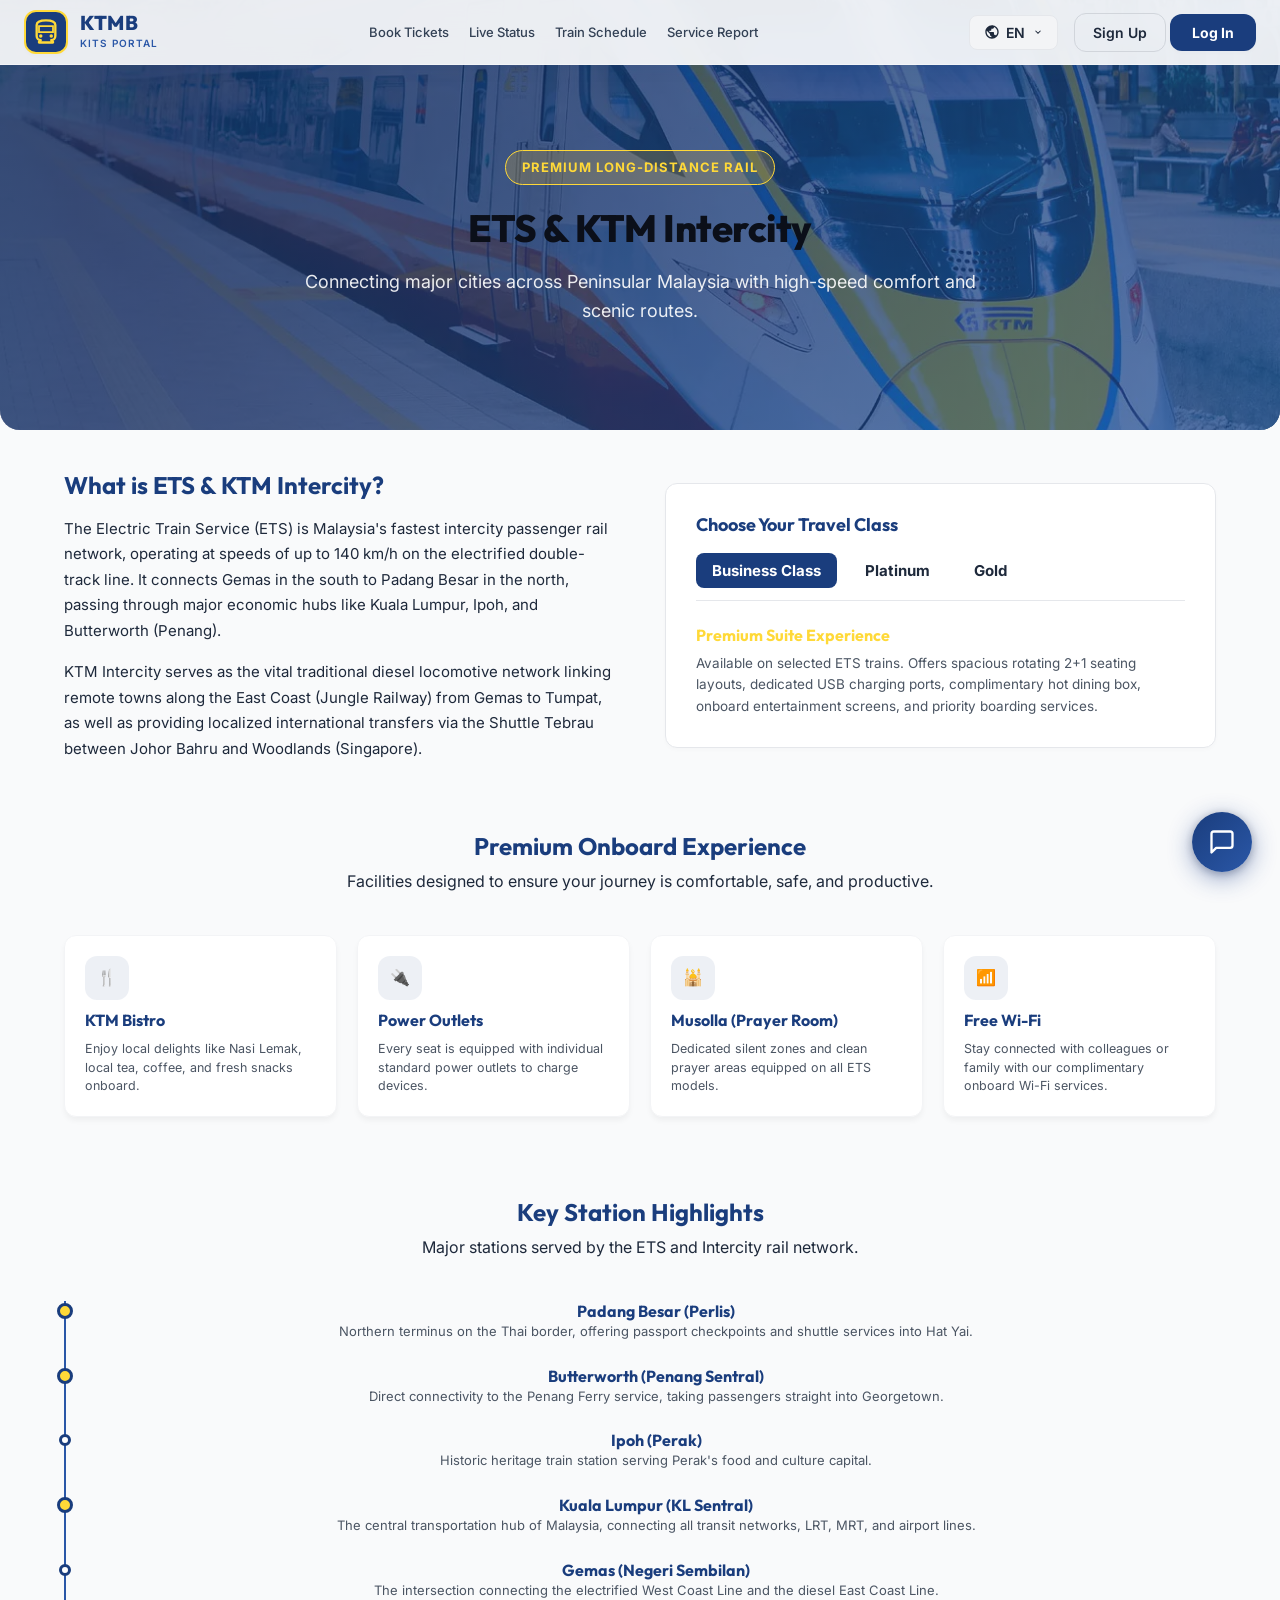
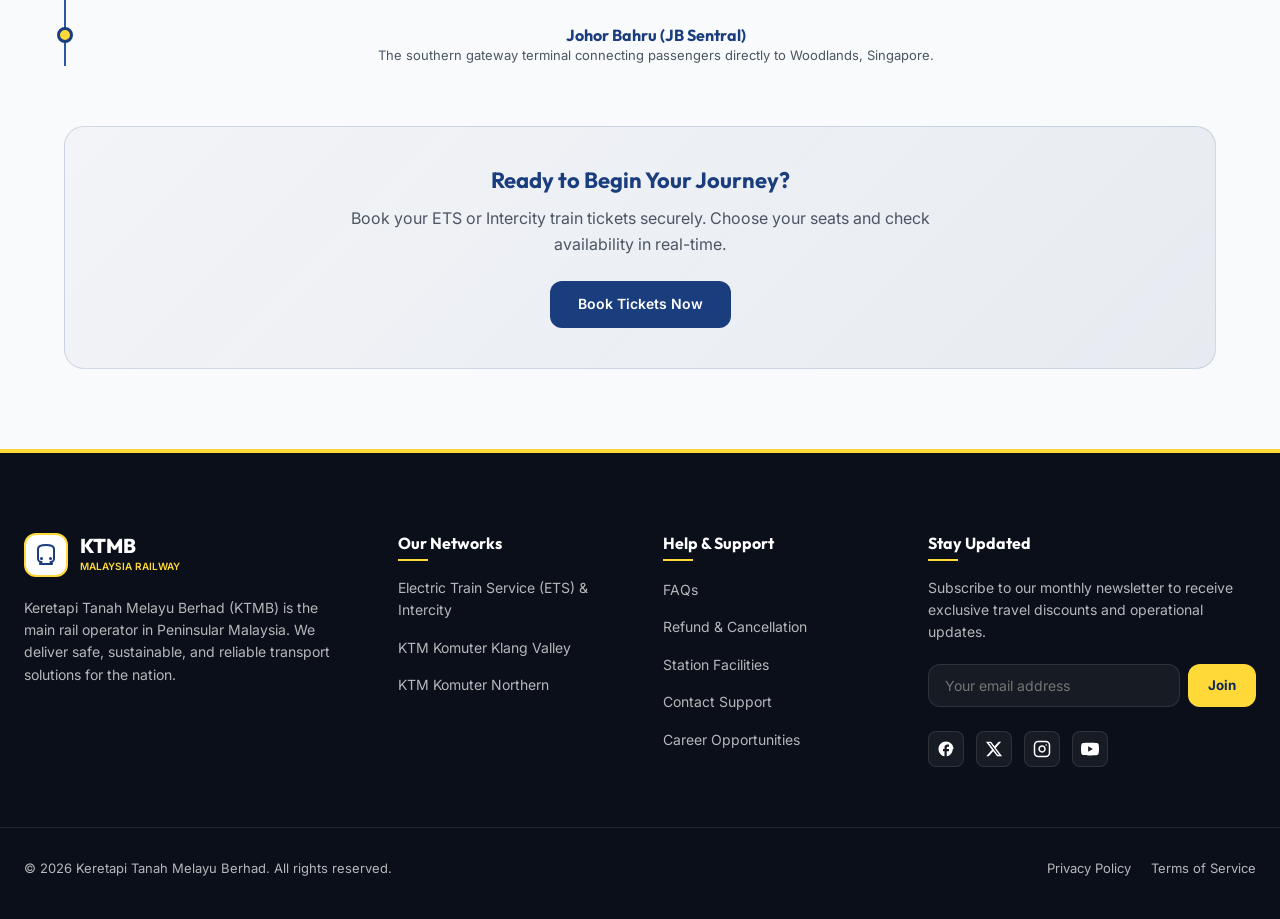
<file: ets-intercity.html>
<!DOCTYPE html>
<html lang="en">

<head>
  <meta charset="UTF-8">
  <meta name="viewport" content="width=device-width, initial-scale=1.0">
  <title>ETS & Intercity - KTMB KITS</title>
  <meta name="description"
    content="Learn more about KTMB's Electric Train Service (ETS) and long-distance Intercity trains, including travel classes, onboard amenities, and route coverage.">
  <link rel="stylesheet" href="style.css">
  <style>
    /* Service Info Page Specific Styling */
    .intro-hero {
      background: linear-gradient(135deg, #102a5c 0%, #1e4d92 100%);
      color: var(--white);
      padding: 80px 24px;
      text-align: center;
      position: relative;
      overflow: hidden;
      border-radius: 0 0 var(--radius-lg) var(--radius-lg);
      margin-bottom: 40px;
    }

    .intro-hero::before {
      content: '';
      position: absolute;
      top: 0;
      left: 0;
      right: 0;
      bottom: 0;
      background: radial-gradient(circle at 80% 20%, rgba(251, 191, 36, 0.15) 0%, transparent 50%);
      pointer-events: none;
    }

    .intro-hero-title {
      font-size: 38px;
      font-weight: 800;
      margin-bottom: 16px;
      font-family: var(--font-display);
      letter-spacing: -0.5px;
    }

    .intro-hero-desc {
      font-size: 18px;
      max-width: 700px;
      margin: 0 auto 24px auto;
      color: rgba(255, 255, 255, 0.9);
      line-height: 1.6;
    }

    .intro-badge {
      display: inline-block;
      padding: 6px 16px;
      background: rgba(251, 191, 36, 0.2);
      border: 1px solid var(--accent);
      color: var(--accent);
      border-radius: var(--radius-full);
      font-weight: 700;
      font-size: 13px;
      margin-bottom: 20px;
      text-transform: uppercase;
      letter-spacing: 1px;
    }

    .info-container {
      max-width: 1200px;
      margin: 0 auto 80px auto;
      padding: 0 24px;
    }

    .section-grid {
      display: grid;
      grid-template-columns: 1fr 1fr;
      gap: 50px;
      align-items: center;
      margin-bottom: 70px;
    }

    @media (max-width: 768px) {
      .section-grid {
        grid-template-columns: 1fr;
        gap: 30px;
      }

      .intro-hero-title {
        font-size: 28px;
      }
    }

    .info-card {
      background: var(--white);
      border: 1px solid var(--gray-200);
      border-radius: var(--radius-md);
      padding: 30px;
      box-shadow: var(--shadow-sm);
    }

    .class-tabs {
      display: flex;
      gap: 12px;
      margin-bottom: 24px;
      border-bottom: 1px solid var(--gray-200);
      padding-bottom: 12px;
    }

    .class-tab-btn {
      background: none;
      border: none;
      font-size: 15px;
      font-weight: 700;
      color: var(--gray-500);
      cursor: pointer;
      padding: 8px 16px;
      border-radius: var(--radius-sm);
      transition: all 0.2s;
    }

    .class-tab-btn.active {
      background: var(--primary);
      color: var(--white);
    }

    .amenity-grid {
      display: grid;
      grid-template-columns: repeat(auto-fit, minmax(220px, 1fr));
      gap: 20px;
      margin-top: 30px;
    }

    .amenity-item {
      background: var(--white);
      border: 1px solid var(--gray-100);
      border-radius: var(--radius-md);
      padding: 20px;
      display: flex;
      flex-direction: column;
      gap: 10px;
      box-shadow: 0 4px 6px -1px rgba(0, 0, 0, 0.05);
      transition: transform 0.2s;
    }

    .amenity-item:hover {
      transform: translateY(-3px);
    }

    .amenity-icon-wrapper {
      width: 44px;
      height: 44px;
      border-radius: var(--radius-md);
      background: rgba(26, 61, 125, 0.08);
      color: var(--primary);
      display: flex;
      align-items: center;
      justify-content: center;
    }

    .route-timeline {
      position: relative;
      margin: 40px 0;
      padding-left: 30px;
      border-left: 2px solid var(--primary-light);
    }

    .route-stop {
      position: relative;
      margin-bottom: 24px;
    }

    .route-stop::before {
      content: '';
      position: absolute;
      left: -37px;
      top: 4px;
      width: 12px;
      height: 12px;
      border-radius: 50%;
      background: var(--white);
      border: 3px solid var(--primary);
    }

    .route-stop.major::before {
      background: var(--accent);
      border-color: var(--primary);
      width: 16px;
      height: 16px;
      left: -39px;
      top: 2px;
    }

    .cta-card {
      background: linear-gradient(135deg, rgba(26, 61, 125, 0.03) 0%, rgba(26, 61, 125, 0.08) 100%);
      border: 1px solid rgba(26, 61, 125, 0.15);
      border-radius: var(--radius-lg);
      padding: 40px;
      text-align: center;
      margin-top: 60px;
    }
  </style>
</head>

<body>

  <svg style="display: none;">
    <!-- Globe -->
    <symbol id="icon-globe" viewBox="0 0 24 24">
      <path
        d="M12 2C6.48 2 2 6.48 2 12s4.48 10 10 10 10-4.48 10-10S17.52 2 12 2zm-1 17.93c-3.95-.49-7-3.85-7-7.93 0-.62.08-1.21.21-1.79L9 15v1c0 1.1.9 2 2 2v1.93zm6.9-2.53c-.26-.81-1-1.4-1.9-1.4h-1v-3c0-.55-.45-1-1-1h-6v-2h2c.55 0 1-.45 1-1V7h2c1.1 0 2-.9 2-2v-.41c2.93 1.19 5 4.06 5 7.41 0 2.08-.8 3.97-2.1 5.4z"
        fill="currentColor" />
    </symbol>
    <!-- Check Circle -->
    <symbol id="icon-check-circle" viewBox="0 0 24 24">
      <path
        d="M12 2C6.48 2 2 6.48 2 12s4.48 10 10 10 10-4.48 10-10S17.52 2 12 2zm-2 15l-5-5 1.41-1.41L10 14.17l7.59-7.59L19 8l-9 9z"
        fill="currentColor" />
    </symbol>
  </svg>

  <!-- HEADER -->
  <header id="site-header" class="scrolled">
    <div class="nav-container">
      <!-- Logo -->
      <a href="index.html" class="logo">
        <div class="logo-icon">
          <svg width="28" height="28" viewBox="0 0 24 24" fill="none" style="color: var(--accent);">
            <path
              d="M4 15.5C4 17.43 5.57 19 7.5 19L6 20.5v.5h12v-.5L16.5 19c1.93 0 3.5-1.57 3.5-3.5V6c0-3.5-4-4-8-4s-8 .5-8 4v9.5z"
              stroke="currentColor" stroke-width="2" stroke-linejoin="round" />
            <circle cx="7.5" cy="15.5" r="1.5" fill="currentColor" />
            <circle cx="16.5" cy="15.5" r="1.5" fill="currentColor" />
            <path d="M6 7h12v5H6V7z" stroke="currentColor" stroke-width="1.5" />
          </svg>
        </div>
        <div class="logo-text">
          <span class="logo-title">KTMB</span>
          <span class="logo-sub">KITS PORTAL</span>
        </div>
      </a>

      <!-- Menu links -->
      <nav class="nav-menu">
        <a href="index.html" class="nav-link" data-translate="nav-book">Book Tickets</a>
        <a href="status.html" class="nav-link" data-translate="nav-status">Live Status</a>
        <a href="schedule.html" class="nav-link" data-translate="nav-schedule">Train Schedule</a>
        <a href="reports.html" class="nav-link" data-translate="nav-reports">Service Report</a>
      </nav>

      <!-- Nav CTA / Language -->
      <div class="nav-actions">
        <div class="lang-dropdown-wrapper">
          <button class="btn-lang" aria-label="Select Language">
            <svg width="16" height="16">
              <use href="#icon-globe"></use>
            </svg>
            <span>EN</span>
            <svg width="10" height="10" viewBox="0 0 24 24" fill="none" stroke="currentColor" stroke-width="2.5"
              style="margin-left: 2px; transition: transform 0.2s; vertical-align: middle;">
              <polyline points="6 9 12 15 18 9"></polyline>
            </svg>
          </button>
          <div class="lang-dropdown-menu">
            <button class="lang-option active" data-lang="en">
              <span>English (EN)</span>
            </button>
            <button class="lang-option" data-lang="bm">
              <span>Bahasa Malaysia (BM)</span>
            </button>
          </div>
        </div>

        <!-- User auth container -->
        <div class="auth-container" id="auth-container">
          <div class="logged-out-actions" id="logged-out-actions">
            <button class="btn-signup-nav" id="btn-signup-desktop" data-translate="nav-signup">Sign Up</button>
            <button class="btn-signin" id="btn-signin-desktop" data-translate="nav-login">Log In</button>
          </div>

          <div class="user-dropdown-wrapper" id="user-dropdown-wrapper" style="display:none;">
            <button class="btn-user-profile" id="btn-user-profile" aria-expanded="false" aria-haspopup="true">
              <span class="user-avatar" id="nav-user-avatar">U</span>
              <span class="user-name" id="nav-user-name">User</span>
              <svg width="12" height="12" viewBox="0 0 24 24" fill="none" stroke="currentColor" stroke-width="2.5">
                <polyline points="6 9 12 15 18 9"></polyline>
              </svg>
            </button>
            <div class="user-dropdown-menu" id="user-dropdown-menu">
              <a href="index.html#my-bookings-trigger" id="menu-my-bookings">
                <svg width="16" height="16" viewBox="0 0 24 24" fill="none" stroke="currentColor" stroke-width="2"
                  style="margin-right: 8px; vertical-align: middle;">
                  <path d="M14 2H6a2 2 0 0 0-2 2v16a2 2 0 0 0 2 2h12a2 2 0 0 0 2-2V8z"></path>
                  <polyline points="14 2 14 8 20 8"></polyline>
                  <line x1="16" y1="13" x2="8" y2="13"></line>
                  <line x1="16" y1="17" x2="8" y2="17"></line>
                </svg>
                <span data-translate="nav-mybookings">My Bookings</span>
              </a>
              <hr class="dropdown-divider">
              <a href="#" id="menu-signout" class="text-danger">
                <svg width="16" height="16" viewBox="0 0 24 24" fill="none" stroke="currentColor" stroke-width="2"
                  style="margin-right: 8px; vertical-align: middle;">
                  <path d="M9 21H5a2 2 0 0 1-2-2V5a2 2 0 0 1 2-2h4"></path>
                  <polyline points="16 17 21 12 16 7"></polyline>
                  <line x1="21" y1="12" x2="9" y2="12"></line>
                </svg>
                <span data-translate="nav-signout">Sign Out</span>
              </a>
            </div>
          </div>
        </div>
      </div>
    </div>
  </header>

  <!-- HERO SECTION -->
  <section class="intro-hero"
    style="padding-top: 150px; min-height: 400px; display: flex; align-items: center; justify-content: center; position: relative;">
    <!-- Slideshow Background -->
    <div class="hero-slideshow" style="position: absolute; top: 0; left: 0; width: 100%; height: 100%; z-index: 1;">
      <div class="hero-slide active"
        style="background-image: url('assets/ets.webp'); position: absolute; top: 0; left: 0; width: 100%; height: 100%; background-size: cover; background-position: center; transition: opacity 1.5s ease-in-out; opacity: 1;">
      </div>
      <div class="hero-slide"
        style="background-image: url('assets/ets_interior.png'); position: absolute; top: 0; left: 0; width: 100%; height: 100%; background-size: cover; background-position: center; transition: opacity 1.5s ease-in-out; opacity: 0;">
      </div>
      <div class="hero-slide"
        style="background-image: url('assets/hero_train.png'); position: absolute; top: 0; left: 0; width: 100%; height: 100%; background-size: cover; background-position: center; transition: opacity 1.5s ease-in-out; opacity: 0;">
      </div>
    </div>
    <!-- Dark Overlay to ensure readability -->
    <div class="hero-overlay"
      style="position: absolute; top: 0; left: 0; width: 100%; height: 100%; background: linear-gradient(135deg, rgba(16, 42, 92, 0.85) 0%, rgba(30, 77, 146, 0.7) 100%); z-index: 2;">
    </div>

    <!-- Content container -->
    <div class="intro-hero-content"
      style="position: relative; z-index: 3; max-width: 800px; margin: 0 auto; text-align: center;">
      <div class="intro-badge" data-translate="intro-ets-badge">Premium Long-Distance Rail</div>
      <h1 class="intro-hero-title" data-translate="intro-ets-title">ETS & KTM Intercity</h1>
      <p class="intro-hero-desc" data-translate="intro-ets-subtitle">Connecting major cities across Peninsular Malaysia
        with high-speed comfort and scenic routes.</p>
    </div>
  </section>

  <!-- MAIN INFO CONTENT -->
  <main class="info-container">
    <div class="section-grid">
      <!-- Description Section -->
      <div>
        <h2 style="font-size: 24px; font-weight: 700; color: var(--primary); margin-bottom: 16px;"
          data-translate="intro-ets-heading">What is ETS & KTM Intercity?</h2>
        <p style="font-size: 15px; color: var(--gray-700); line-height: 1.7; margin-bottom: 16px;"
          data-translate="intro-ets-body1">
          The **Electric Train Service (ETS)** is Malaysia's fastest intercity passenger rail network, operating at
          speeds of up to 140 km/h on the electrified double-track line. It connects Gemas in the south to Padang Besar
          in the north, passing through major economic hubs like Kuala Lumpur, Ipoh, and Butterworth (Penang).
        </p>
        <p style="font-size: 15px; color: var(--gray-700); line-height: 1.7;" data-translate="intro-ets-body2">
          **KTM Intercity** serves as the vital traditional diesel locomotive network linking remote towns along the
          East Coast (Jungle Railway) from Gemas to Tumpat, as well as providing localized international transfers via
          the Shuttle Tebrau between Johor Bahru and Woodlands (Singapore).
        </p>
      </div>

      <!-- Classes & Tabs Section -->
      <div class="info-card">
        <h3 style="font-size: 18px; font-weight: 700; color: var(--primary); margin-bottom: 16px;"
          data-translate="intro-ets-classes">Choose Your Travel Class</h3>
        <div class="class-tabs">
          <button class="class-tab-btn active" onclick="switchClass('business')"
            data-translate="intro-ets-tab-business">Business Class</button>
          <button class="class-tab-btn" onclick="switchClass('platinum')"
            data-translate="intro-ets-tab-platinum">Platinum</button>
          <button class="class-tab-btn" onclick="switchClass('gold')" data-translate="intro-ets-tab-gold">Gold</button>
        </div>

        <!-- Tab Content Containers -->
        <div id="class-desc-business" class="class-desc-content">
          <h4 style="font-weight: 700; margin-bottom: 8px; color: var(--accent);" data-translate="intro-ets-biz-title">
            Premium Suite Experience</h4>
          <p style="font-size: 13.5px; color: var(--gray-600); line-height: 1.6;" data-translate="intro-ets-biz-desc">
            Available on selected ETS trains. Offers spacious rotating 2+1 seating layouts, dedicated USB charging
            ports, complimentary hot dining box, onboard entertainment screens, and priority boarding services.
          </p>
        </div>
        <div id="class-desc-platinum" class="class-desc-content" style="display: none;">
          <h4 style="font-weight: 700; margin-bottom: 8px; color: var(--primary);"
            data-translate="intro-ets-plat-title">Express Journey</h4>
          <p style="font-size: 13.5px; color: var(--gray-600); line-height: 1.6;" data-translate="intro-ets-plat-desc">
            The fastest way to travel. Platinum trains halt only at major terminal stations, shaving travel times.
            Standard onboard amenities include charging outlets, bistro access, and modern restrooms.
          </p>
        </div>
        <div id="class-desc-gold" class="class-desc-content" style="display: none;">
          <h4 style="font-weight: 700; margin-bottom: 8px; color: var(--primary);"
            data-translate="intro-ets-gold-title">Standard Comfort</h4>
          <p style="font-size: 13.5px; color: var(--gray-600); line-height: 1.6;" data-translate="intro-ets-gold-desc">
            Perfect balance of speed and affordability. Gold trains stop at additional intermediate stations along the
            route, accommodating commuters while preserving clean, air-conditioned passenger coaches.
          </p>
        </div>
      </div>
    </div>

    <!-- Onboard Amenities -->
    <h2 style="font-size: 24px; font-weight: 700; color: var(--primary); text-align: center; margin-bottom: 8px;"
      data-translate="intro-ets-amenities-title">Premium Onboard Experience</h2>
    <p style="text-align: center; color: var(--gray-500); margin-bottom: 40px;"
      data-translate="intro-ets-amenities-subtitle">Facilities designed to ensure your journey is comfortable, safe, and
      productive.</p>

    <div class="amenity-grid">
      <div class="amenity-item">
        <div class="amenity-icon-wrapper">🍴</div>
        <h3 style="font-size: 16px; font-weight: 700; color: var(--primary);" data-translate="amenity-title-bistro">KTM
          Bistro</h3>
        <p style="font-size: 12.5px; color: var(--gray-600); line-height: 1.5;" data-translate="amenity-desc-bistro">
          Enjoy local delights like Nasi Lemak, local tea, coffee, and fresh snacks onboard.</p>
      </div>

      <div class="amenity-item">
        <div class="amenity-icon-wrapper">🔌</div>
        <h3 style="font-size: 16px; font-weight: 700; color: var(--primary);" data-translate="amenity-title-power">Power
          Outlets</h3>
        <p style="font-size: 12.5px; color: var(--gray-600); line-height: 1.5;" data-translate="amenity-desc-power">
          Every seat is equipped with individual standard power outlets to charge devices.</p>
      </div>

      <div class="amenity-item">
        <div class="amenity-icon-wrapper">🕌</div>
        <h3 style="font-size: 16px; font-weight: 700; color: var(--primary);" data-translate="amenity-title-prayer">
          Prayer Room</h3>
        <p style="font-size: 12.5px; color: var(--gray-600); line-height: 1.5;" data-translate="amenity-desc-prayer">
          Dedicated silent zones and clean prayer areas equipped on all ETS models.</p>
      </div>

      <div class="amenity-item">
        <div class="amenity-icon-wrapper">📶</div>
        <h3 style="font-size: 16px; font-weight: 700; color: var(--primary);" data-translate="amenity-title-wifi">Free
          Wi-Fi</h3>
        <p style="font-size: 12.5px; color: var(--gray-600); line-height: 1.5;" data-translate="amenity-desc-wifi">Stay
          connected with colleagues or family with our complimentary onboard Wi-Fi services.</p>
      </div>
    </div>

    <!-- Route Stop Highlights -->
    <div style="margin-top: 80px;">
      <h2 style="font-size: 24px; font-weight: 700; color: var(--primary); text-align: center; margin-bottom: 8px;"
        data-translate="intro-ets-route-title">Key Station Highlights</h2>
      <p style="text-align: center; color: var(--gray-500); margin-bottom: 40px;"
        data-translate="intro-ets-route-subtitle">Major stations served by the ETS and Intercity rail network.</p>

      <div class="route-timeline">
        <div class="route-stop major">
          <h4 style="font-weight: 700; color: var(--primary);" data-translate="intro-station-padang">Padang Besar
            (Perlis)</h4>
          <p style="font-size: 13px; color: var(--gray-600);" data-translate="intro-station-padang-desc">Northern
            terminus on the Thai border, offering passport checkpoints and shuttle services into Hat Yai.</p>
        </div>
        <div class="route-stop major">
          <h4 style="font-weight: 700; color: var(--primary);" data-translate="intro-station-butterworth">Butterworth
            (Penang Sentral)</h4>
          <p style="font-size: 13px; color: var(--gray-600);" data-translate="intro-station-butterworth-desc">Direct
            connectivity to the Penang Ferry service, taking passengers straight into Georgetown.</p>
        </div>
        <div class="route-stop">
          <h4 style="font-weight: 700; color: var(--primary);" data-translate="intro-station-ipoh">Ipoh (Perak)</h4>
          <p style="font-size: 13px; color: var(--gray-600);" data-translate="intro-station-ipoh-desc">Historic heritage
            train station serving Perak's food and culture capital.</p>
        </div>
        <div class="route-stop major">
          <h4 style="font-weight: 700; color: var(--primary);" data-translate="intro-station-kl">Kuala Lumpur (KL
            Sentral)</h4>
          <p style="font-size: 13px; color: var(--gray-600);" data-translate="intro-station-kl-desc">The central
            transportation hub of Malaysia, connecting all transit networks, LRT, MRT, and airport lines.</p>
        </div>
        <div class="route-stop">
          <h4 style="font-weight: 700; color: var(--primary);" data-translate="intro-station-gemas">Gemas (Negeri
            Sembilan)</h4>
          <p style="font-size: 13px; color: var(--gray-600);" data-translate="intro-station-gemas-desc">The intersection
            connecting the electrified West Coast Line and the diesel East Coast Line.</p>
        </div>
        <div class="route-stop major">
          <h4 style="font-weight: 700; color: var(--primary);" data-translate="intro-station-jb">Johor Bahru (JB
            Sentral)</h4>
          <p style="font-size: 13px; color: var(--gray-600);" data-translate="intro-station-jb-desc">The southern
            gateway terminal connecting passengers directly to Woodlands, Singapore.</p>
        </div>
      </div>
    </div>

    <!-- Call to Action -->
    <div class="cta-card">
      <h2 style="font-size: 22px; font-weight: 700; color: var(--primary); margin-bottom: 12px;"
        data-translate="intro-ets-cta-title">Ready to Begin Your Journey?</h2>
      <p style="color: var(--gray-600); max-width: 600px; margin: 0 auto 24px auto;"
        data-translate="intro-ets-cta-desc">Book your ETS or Intercity train tickets securely. Choose your seats and
        check availability in real-time.</p>
      <a href="index.html" class="btn-save" style="display: inline-block; padding: 12px 28px; text-decoration: none;"
        data-translate="intro-ets-btn-book">Book Tickets Now</a>
    </div>
  </main>

  <!-- FOOTER -->
  <footer id="support">
    <div class="footer-container">
      <div class="footer-brand">
        <a href="index.html" class="footer-logo">
          <div class="footer-logo-icon">
            <svg width="24" height="24" viewBox="0 0 24 24" fill="none" style="color: var(--primary);">
              <path
                d="M4 15.5C4 17.43 5.57 19 7.5 19L6 20.5v.5h12v-.5L16.5 19c1.93 0 3.5-1.57 3.5-3.5V6c0-3.5-4-4-8-4s-8 .5-8 4v9.5z"
                stroke="currentColor" stroke-width="2" stroke-linejoin="round" />
              <circle cx="7.5" cy="15.5" r="1.5" fill="currentColor" />
              <circle cx="16.5" cy="15.5" r="1.5" fill="currentColor" />
            </svg>
          </div>
          <div class="logo-text">
            <span class="footer-logo-title">KTMB</span>
            <span class="footer-logo-sub">MALAYSIA RAILWAY</span>
          </div>
        </a>
        <p data-translate="footer-desc">Keretapi Tanah Melayu Berhad (KTMB) is the main rail operator in Peninsular
          Malaysia. We deliver safe, sustainable, and reliable transport solutions for the nation.</p>
      </div>

      <div class="footer-links-col">
        <h4 data-translate="footer-networks">Our Networks</h4>
        <ul>
          <li><a href="ets-intercity.html">Electric Train Service (ETS) & Intercity</a></li>
          <li><a href="ktm-komuter.html">KTM Komuter Klang Valley</a></li>
          <li><a href="ktm-northern.html">KTM Komuter Northern</a></li>
        </ul>
      </div>

      <div class="footer-links-col">
        <h4 data-translate="footer-support">Help & Support</h4>
        <ul>
          <li><a href="support.html#faq" data-translate="support-tab-faq">Frequently Asked Questions</a></li>
          <li><a href="support.html#refund" data-translate="support-tab-refund">Ticket Refund & Cancellation</a></li>
          <li><a href="support.html#facilities" data-translate="support-tab-facilities">Train Station Facilities</a></li>
          <li><a href="support.html#contact" data-translate="support-tab-contact">Contact Support</a></li>
          <li><a href="support.html#careers" data-translate="support-tab-careers">Career Opportunities</a></li>
        </ul>
      </div>

      <div class="footer-newsletter">
        <h4 data-translate="footer-update">Stay Updated</h4>
        <p data-translate="footer-update-desc">Subscribe to our monthly newsletter to receive exclusive travel
          discounts.</p>
        <form class="newsletter-form" action="#" method="POST"
          onsubmit="event.preventDefault(); alert('Subscribed successfully!');">
          <input type="email" placeholder="Your email address" required aria-label="Email Address">
          <button type="submit" class="btn-subscribe" data-translate="footer-btn-join">Join</button>
        </form>
        <div class="social-links">
          <a href="#" class="social-icon" aria-label="Facebook">
            <svg width="18" height="18" viewBox="0 0 24 24" fill="currentColor">
              <path d="M22 12c0-5.52-4.48-10-10-10S2 6.48 2 12c0 4.84 3.44 8.87 8 9.8V15H8v-3h2V9.5C10 7.57 11.57 6 13.5 6H16v3h-2c-.55 0-1 .45-1 1V12h3v3h-3v6.8c4.56-.93 8-4.96 8-9.8z"/>
            </svg>
          </a>
          <a href="#" class="social-icon" aria-label="Twitter">
            <svg width="18" height="18" viewBox="0 0 24 24" fill="currentColor">
              <path d="M18.244 2.25h3.308l-7.227 8.26 8.502 11.24H16.17l-5.214-6.817L4.99 21.75H1.68l7.73-8.835L1.254 2.25H8.08l4.713 6.231zm-1.161 17.52h1.833L7.084 4.126H5.117z"/>
            </svg>
          </a>
          <a href="#" class="social-icon" aria-label="Instagram">
            <svg width="18" height="18" viewBox="0 0 24 24" fill="none" stroke="currentColor" stroke-width="2" stroke-linecap="round" stroke-linejoin="round">
              <rect x="2" y="2" width="20" height="20" rx="5" ry="5"></rect>
              <path d="M16 11.37A4 4 0 1 1 12.63 8 4 4 0 0 1 16 11.37z"></path>
              <line x1="17.5" y1="6.5" x2="17.51" y2="6.5"></line>
            </svg>
          </a>
          <a href="#" class="social-icon" aria-label="YouTube">
            <svg width="18" height="18" viewBox="0 0 24 24" fill="currentColor">
              <path d="M23.498 6.163a3.003 3.003 0 0 0-2.11-2.108C19.52 3.5 12 3.5 12 3.5s-7.52 0-9.388.555a3.002 3.002 0 0 0-2.11 2.108C0 8.03 0 12 0 12s0 3.97.502 5.837a3.003 3.003 0 0 0 2.11 2.108C4.48 20.5 12 20.5 12 20.5s7.52 0 9.388-.555a3.002 3.002 0 0 0 2.11-2.108C24 15.97 24 12 24 12s0-3.97-.502-5.837zM9.545 15.568V8.432L15.818 12l-6.273 3.568z"/>
            </svg>
          </a>
        </div>
      </div>
    </div>

    <div class="footer-bottom">
      <div class="footer-copy">&copy; 2026 Keretapi Tanah Melayu Berhad. All rights reserved.</div>
      <div class="footer-policy-links">
        <a href="#" data-translate="footer-policy-privacy">Privacy Policy</a>
        <a href="#" data-translate="footer-policy-terms">Terms of Service</a>
      </div>
    </div>
  </footer>

  <!-- Scripts -->
  <script src="assets/translations.js"></script>
  <script src="assets/notifications.js"></script>
  <script>
    // Initialize bilingual terms directly in document to prevent editing huge translations.js
    if (typeof translations !== 'undefined') {
      // English Extensions
      translations.en['intro-ets-badge'] = "Premium Long-Distance Rail";
      translations.en['intro-ets-title'] = "ETS & KTM Intercity";
      translations.en['intro-ets-subtitle'] = "Connecting major cities across Peninsular Malaysia with high-speed comfort and scenic routes.";
      translations.en['intro-ets-heading'] = "What is ETS & KTM Intercity?";
      translations.en['intro-ets-body1'] = "The Electric Train Service (ETS) is Malaysia's fastest intercity passenger rail network, operating at speeds of up to 140 km/h on the electrified double-track line. It connects Gemas in the south to Padang Besar in the north, passing through major economic hubs like Kuala Lumpur, Ipoh, and Butterworth (Penang).";
      translations.en['intro-ets-body2'] = "KTM Intercity serves as the vital traditional diesel locomotive network linking remote towns along the East Coast (Jungle Railway) from Gemas to Tumpat, as well as providing localized international transfers via the Shuttle Tebrau between Johor Bahru and Woodlands (Singapore).";
      translations.en['intro-ets-classes'] = "Choose Your Travel Class";
      translations.en['intro-ets-tab-business'] = "Business Class";
      translations.en['intro-ets-tab-platinum'] = "Platinum";
      translations.en['intro-ets-tab-gold'] = "Gold";
      translations.en['intro-ets-biz-title'] = "Premium Suite Experience";
      translations.en['intro-ets-biz-desc'] = "Available on selected ETS trains. Offers spacious rotating 2+1 seating layouts, dedicated USB charging ports, complimentary hot dining box, onboard entertainment screens, and priority boarding services.";
      translations.en['intro-ets-plat-title'] = "Express Journey";
      translations.en['intro-ets-plat-desc'] = "The fastest way to travel. Platinum trains halt only at major terminal stations, shaving travel times. Standard onboard amenities include charging outlets, bistro access, and modern restrooms.";
      translations.en['intro-ets-gold-title'] = "Standard Comfort";
      translations.en['intro-ets-gold-desc'] = "Perfect balance of speed and affordability. Gold trains stop at additional intermediate stations along the route, accommodating commuters while preserving clean, air-conditioned passenger coaches.";
      translations.en['intro-ets-amenities-title'] = "Premium Onboard Experience";
      translations.en['intro-ets-amenities-subtitle'] = "Facilities designed to ensure your journey is comfortable, safe, and productive.";
      translations.en['intro-ets-route-title'] = "Key Station Highlights";
      translations.en['intro-ets-route-subtitle'] = "Major stations served by the ETS and Intercity rail network.";
      translations.en['intro-station-padang'] = "Padang Besar (Perlis)";
      translations.en['intro-station-padang-desc'] = "Northern terminus on the Thai border, offering passport checkpoints and shuttle services into Hat Yai.";
      translations.en['intro-station-butterworth'] = "Butterworth (Penang Sentral)";
      translations.en['intro-station-butterworth-desc'] = "Direct connectivity to the Penang Ferry service, taking passengers straight into Georgetown.";
      translations.en['intro-station-ipoh'] = "Ipoh (Perak)";
      translations.en['intro-station-ipoh-desc'] = "Historic heritage train station serving Perak's food and culture capital.";
      translations.en['intro-station-kl'] = "Kuala Lumpur (KL Sentral)";
      translations.en['intro-station-kl-desc'] = "The central transportation hub of Malaysia, connecting all transit networks, LRT, MRT, and airport lines.";
      translations.en['intro-station-gemas'] = "Gemas (Negeri Sembilan)";
      translations.en['intro-station-gemas-desc'] = "The intersection connecting the electrified West Coast Line and the diesel East Coast Line.";
      translations.en['intro-station-jb'] = "Johor Bahru (JB Sentral)";
      translations.en['intro-station-jb-desc'] = "The southern gateway terminal connecting passengers directly to Woodlands, Singapore.";
      translations.en['intro-ets-cta-title'] = "Ready to Begin Your Journey?";
      translations.en['intro-ets-cta-desc'] = "Book your ETS or Intercity train tickets securely. Choose your seats and check availability in real-time.";
      translations.en['intro-ets-btn-book'] = "Book Tickets Now";

      // BM Extensions
      translations.bm['intro-ets-badge'] = "Rel Jarak Jauh Premium";
      translations.bm['intro-ets-title'] = "ETS & KTM Intercity";
      translations.bm['intro-ets-subtitle'] = "Menghubungkan bandar-bandar utama di Semenanjung Malaysia dengan kelajuan, keselesaan, dan pemandangan menarik.";
      translations.bm['intro-ets-heading'] = "Apakah itu ETS & KTM Intercity?";
      translations.bm['intro-ets-body1'] = "Perkhidmatan Tren Elektrik (ETS) ialah rangkaian rel penumpang antara bandar terpantas di Malaysia, beroperasi pada kelajuan sehingga 140 km/j di atas landasan berkembar berelektrik. Ia menghubungkan Gemas di selatan ke Padang Besar di utara, merentasi pusat ekonomi utama seperti Kuala Lumpur, Ipoh, dan Butterworth (Pulau Pinang).";
      translations.bm['intro-ets-body2'] = "KTM Intercity bertindak sebagai rangkaian lokomotif diesel tradisional yang menghubungkan kawasan pedalaman di sepanjang Pantai Timur (Jungle Railway) dari Gemas ke Tumpat, serta menyediakan transit antarabangsa khas Shuttle Tebrau antara Johor Bahru dan Woodlands (Singapura).";
      translations.bm['intro-ets-classes'] = "Pilih Kelas Perjalanan Anda";
      translations.bm['intro-ets-tab-business'] = "Kelas Perniagaan";
      translations.bm['intro-ets-tab-platinum'] = "Platinum";
      translations.bm['intro-ets-tab-gold'] = "Gold";
      translations.bm['intro-ets-biz-title'] = "Pengalaman Suite Premium";
      translations.bm['intro-ets-biz-desc'] = "Tersedia pada tren ETS terpilih. Menawarkan tempat duduk pusing 2+1 yang luas, soket pengecas USB peribadi, hidangan hangat percuma, skrin hiburan dalam koc, serta keutamaan menaiki tren.";
      translations.bm['intro-ets-plat-title'] = "Perjalanan Ekspres";
      translations.bm['intro-ets-plat-desc'] = "Perjalanan terpantas. Tren Platinum hanya berhenti di stesen-stesen terminal utama sahaja. Kemudahan standard termasuk soket kuasa, akses KTM Bistro, dan tandas moden.";
      translations.bm['intro-ets-gold-title'] = "Keselesaan Standard";
      translations.bm['intro-ets-gold-desc'] = "Keseimbangan kelajuan dan harga mesra poket. Tren Gold berhenti di stesen-stesen perantaraan yang lebih banyak untuk memudahkan komuter rel tempatan dengan gerabak berhawa dingin.";
      translations.bm['intro-ets-amenities-title'] = "Kemudahan Premium Dalam Tren";
      translations.bm['intro-ets-amenities-subtitle'] = "Kemudahan yang direka khas untuk memastikan perjalanan anda kekal selesa, selamat, dan produktif.";
      translations.bm['intro-ets-route-title'] = "Sorotan Stesen Utama";
      translations.bm['intro-ets-route-subtitle'] = "Stesen terminal penting yang dihubungkan oleh rangkaian ETS dan Intercity.";
      translations.bm['intro-station-padang'] = "Padang Besar (Perlis)";
      translations.bm['intro-station-padang-desc'] = "Terminal utara di sempadan Thailand, menyediakan pemeriksaan pasport dan shuttle ke Hat Yai.";
      translations.bm['intro-station-butterworth'] = "Butterworth (Penang Sentral)";
      translations.bm['intro-station-butterworth-desc'] = "Sambungan terus ke perkhidmatan Feri Pulau Pinang untuk membawa penumpang terus ke Georgetown.";
      translations.bm['intro-station-ipoh'] = "Ipoh (Perak)";
      translations.bm['intro-station-ipoh-desc'] = "Stesen kereta api warisan sejarah yang berkhidmat untuk bandar makanan dan budaya Perak.";
      translations.bm['intro-station-kl'] = "Kuala Lumpur (KL Sentral)";
      translations.bm['intro-station-kl-desc'] = "Hab pengangkutan utama Malaysia, menghubungkan semua rangkaian rel, LRT, MRT, dan tren lapangan terbang.";
      translations.bm['intro-station-gemas'] = "Gemas (Negeri Sembilan)";
      translations.bm['intro-station-gemas-desc'] = "Stesen persimpangan penting antara Pantai Barat berelektrik dan talian diesel Pantai Timur.";
      translations.bm['intro-station-jb'] = "Johor Bahru (JB Sentral)";
      translations.bm['intro-station-jb-desc'] = "Terminal pintu masuk selatan yang menghubungkan penumpang terus ke Woodlands, Singapura.";
      translations.bm['intro-ets-cta-title'] = "Sedia untuk Mulakan Perjalanan?";
      translations.bm['intro-ets-cta-desc'] = "Tempah tiket tren ETS atau Intercity anda secara selamat. Pilih tempat duduk dan semak kekosongan tiket masa nyata.";
      translations.bm['intro-ets-btn-book'] = "Tempah Tiket Sekarang";
    }

    // Switch Class tabs
    function switchClass(className) {
      document.querySelectorAll('.class-desc-content').forEach(el => {
        el.style.display = 'none';
      });
      document.querySelectorAll('.class-tab-btn').forEach(btn => {
        btn.classList.remove('active');
      });

      const targetDesc = document.getElementById('class-desc-' + className);
      if (targetDesc) targetDesc.style.display = 'block';

      const targetBtn = Array.from(document.querySelectorAll('.class-tab-btn')).find(b => b.getAttribute('onclick').includes(className));
      if (targetBtn) targetBtn.classList.add('active');
    }

    // User authentication status checker
    function checkUserSession() {
      const sessionStr = localStorage.getItem('kits_user_session');
      const userDropdown = document.getElementById('user-dropdown-wrapper');
      const loggedOutActions = document.getElementById('logged-out-actions');

      if (sessionStr) {
        const currentUser = JSON.parse(sessionStr);
        if (userDropdown) userDropdown.style.display = 'block';
        if (loggedOutActions) loggedOutActions.style.display = 'none';
        document.getElementById('nav-user-avatar').textContent = currentUser.name.charAt(0).toUpperCase();
        document.getElementById('nav-user-name').textContent = currentUser.name.split(' ')[0];
      } else {
        if (userDropdown) userDropdown.style.display = 'none';
        if (loggedOutActions) loggedOutActions.style.display = 'block';
      }
    }

    // Hero Slideshow Auto-slide
    function initHeroSlideshow() {
      const slides = document.querySelectorAll('.hero-slide');
      if (slides.length <= 1) return;

      let currentIndex = 0;
      setInterval(() => {
        slides[currentIndex].classList.remove('active');
        slides[currentIndex].style.opacity = '0';

        currentIndex = (currentIndex + 1) % slides.length;

        slides[currentIndex].classList.add('active');
        slides[currentIndex].style.opacity = '1';
      }, 5000);
    }

    document.addEventListener('DOMContentLoaded', () => {
      checkUserSession();
      initHeroSlideshow();

      // Sign out action
      const menuSignout = document.getElementById('menu-signout');
      if (menuSignout) {
        menuSignout.addEventListener('click', (e) => {
          e.preventDefault();
          localStorage.removeItem('kits_user_session');
          checkUserSession();
        });
      }

      // Language Switcher Sync
      const currentLang = localStorage.getItem('kits_lang') || 'en';
      applyLanguage(currentLang);

      document.querySelectorAll('.lang-option').forEach(opt => {
        opt.addEventListener('click', () => {
          const lang = opt.getAttribute('data-lang');
          applyLanguage(lang);
        });
      });
    });
  </script>

  <!-- AI Chatbot Widget -->
  <script src="assets/chatbot.js"></script>
</body>

</html>
</file>
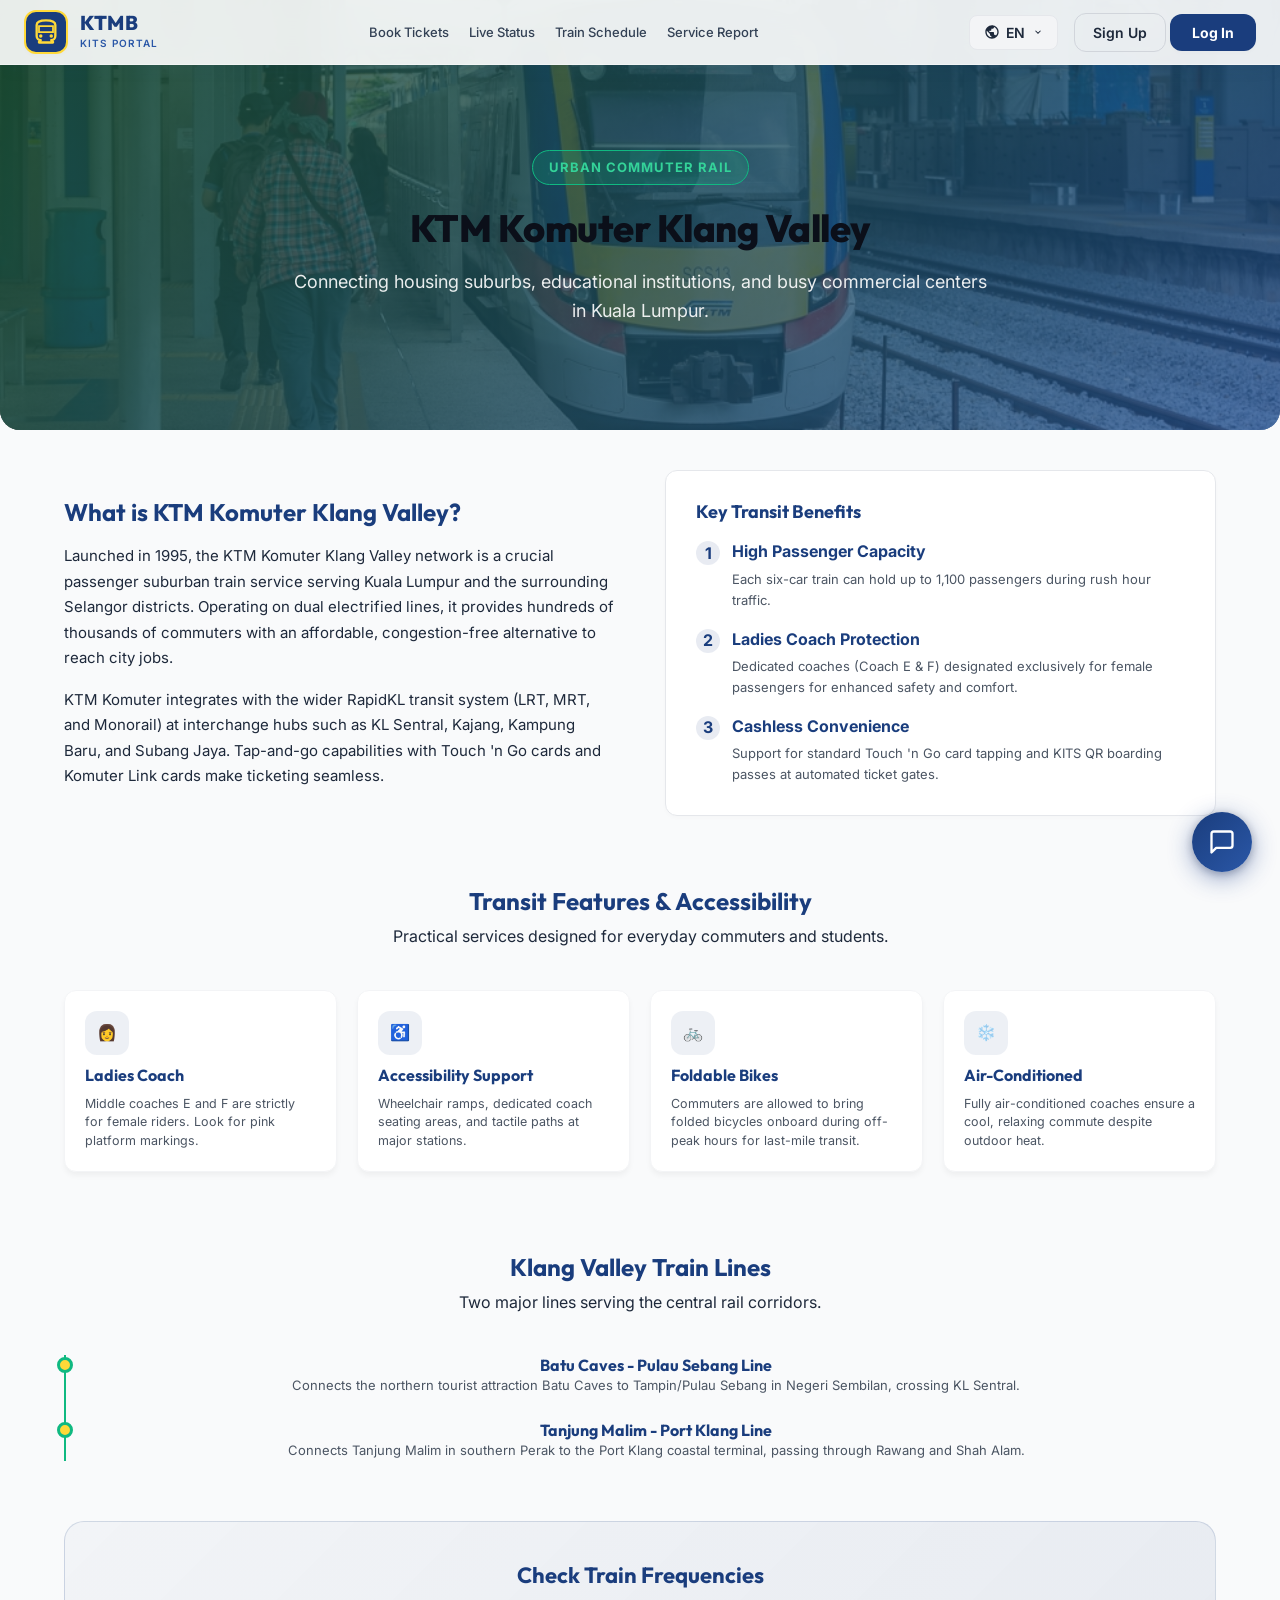
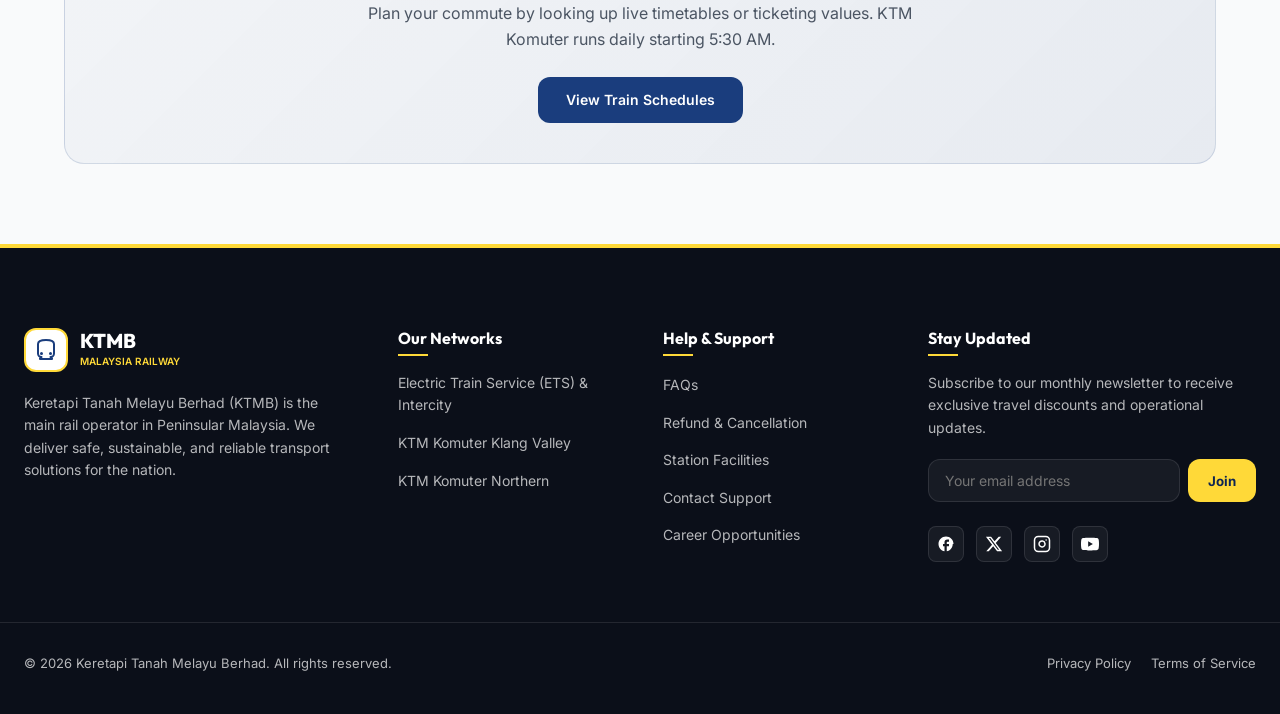
<file: ktm-komuter.html>
<!DOCTYPE html>
<html lang="en">

<head>
  <meta charset="UTF-8">
  <meta name="viewport" content="width=device-width, initial-scale=1.0">
  <title>KTM Komuter Klang Valley - KTMB KITS</title>
  <meta name="description"
    content="Learn more about the KTM Komuter Klang Valley suburban rail transit, including the Ladies Coach initiative, tap-and-go gating, and route maps.">
  <link rel="stylesheet" href="style.css">
  <style>
    /* Service Info Page Specific Styling */
    .intro-hero {
      background: linear-gradient(135deg, #1d4f30 0%, #1e4d92 100%);
      color: var(--white);
      padding: 80px 24px;
      text-align: center;
      position: relative;
      overflow: hidden;
      border-radius: 0 0 var(--radius-lg) var(--radius-lg);
      margin-bottom: 40px;
    }

    .intro-hero::before {
      content: '';
      position: absolute;
      top: 0;
      left: 0;
      right: 0;
      bottom: 0;
      background: radial-gradient(circle at 80% 20%, rgba(16, 185, 129, 0.15) 0%, transparent 50%);
      pointer-events: none;
    }

    .intro-hero-title {
      font-size: 38px;
      font-weight: 800;
      margin-bottom: 16px;
      font-family: var(--font-display);
      letter-spacing: -0.5px;
    }

    .intro-hero-desc {
      font-size: 18px;
      max-width: 700px;
      margin: 0 auto 24px auto;
      color: rgba(255, 255, 255, 0.9);
      line-height: 1.6;
    }

    .intro-badge {
      display: inline-block;
      padding: 6px 16px;
      background: rgba(16, 185, 129, 0.2);
      border: 1px solid #10b981;
      color: #34d399;
      border-radius: var(--radius-full);
      font-weight: 700;
      font-size: 13px;
      margin-bottom: 20px;
      text-transform: uppercase;
      letter-spacing: 1px;
    }

    .info-container {
      max-width: 1200px;
      margin: 0 auto 80px auto;
      padding: 0 24px;
    }

    .section-grid {
      display: grid;
      grid-template-columns: 1fr 1fr;
      gap: 50px;
      align-items: center;
      margin-bottom: 70px;
    }

    @media (max-width: 768px) {
      .section-grid {
        grid-template-columns: 1fr;
        gap: 30px;
      }

      .intro-hero-title {
        font-size: 28px;
      }
    }

    .info-card {
      background: var(--white);
      border: 1px solid var(--gray-200);
      border-radius: var(--radius-md);
      padding: 30px;
      box-shadow: var(--shadow-sm);
    }

    .feature-list {
      display: flex;
      flex-direction: column;
      gap: 16px;
    }

    .feature-list-item {
      display: flex;
      gap: 12px;
      align-items: flex-start;
    }

    .feature-bullet {
      width: 24px;
      height: 24px;
      border-radius: 50%;
      background: rgba(26, 61, 125, 0.1);
      color: var(--primary);
      display: flex;
      align-items: center;
      justify-content: center;
      font-weight: 700;
      flex-shrink: 0;
      margin-top: 2px;
    }

    .amenity-grid {
      display: grid;
      grid-template-columns: repeat(auto-fit, minmax(220px, 1fr));
      gap: 20px;
      margin-top: 30px;
    }

    .amenity-item {
      background: var(--white);
      border: 1px solid var(--gray-100);
      border-radius: var(--radius-md);
      padding: 20px;
      display: flex;
      flex-direction: column;
      gap: 10px;
      box-shadow: 0 4px 6px -1px rgba(0, 0, 0, 0.05);
      transition: transform 0.2s;
    }

    .amenity-item:hover {
      transform: translateY(-3px);
    }

    .amenity-icon-wrapper {
      width: 44px;
      height: 44px;
      border-radius: var(--radius-md);
      background: rgba(26, 61, 125, 0.08);
      color: var(--primary);
      display: flex;
      align-items: center;
      justify-content: center;
    }

    .route-timeline {
      position: relative;
      margin: 40px 0;
      padding-left: 30px;
      border-left: 2px solid #10b981;
    }

    .route-stop {
      position: relative;
      margin-bottom: 24px;
    }

    .route-stop::before {
      content: '';
      position: absolute;
      left: -37px;
      top: 4px;
      width: 12px;
      height: 12px;
      border-radius: 50%;
      background: var(--white);
      border: 3px solid #10b981;
    }

    .route-stop.major::before {
      background: var(--accent);
      border-color: #10b981;
      width: 16px;
      height: 16px;
      left: -39px;
      top: 2px;
    }

    .cta-card {
      background: linear-gradient(135deg, rgba(26, 61, 125, 0.03) 0%, rgba(26, 61, 125, 0.08) 100%);
      border: 1px solid rgba(26, 61, 125, 0.15);
      border-radius: var(--radius-lg);
      padding: 40px;
      text-align: center;
      margin-top: 60px;
    }
  </style>
</head>

<body>

  <svg style="display: none;">
    <!-- Globe -->
    <symbol id="icon-globe" viewBox="0 0 24 24">
      <path
        d="M12 2C6.48 2 2 6.48 2 12s4.48 10 10 10 10-4.48 10-10S17.52 2 12 2zm-1 17.93c-3.95-.49-7-3.85-7-7.93 0-.62.08-1.21.21-1.79L9 15v1c0 1.1.9 2 2 2v1.93zm6.9-2.53c-.26-.81-1-1.4-1.9-1.4h-1v-3c0-.55-.45-1-1-1h-6v-2h2c.55 0 1-.45 1-1V7h2c1.1 0 2-.9 2-2v-.41c2.93 1.19 5 4.06 5 7.41 0 2.08-.8 3.97-2.1 5.4z"
        fill="currentColor" />
    </symbol>
    <!-- Check Circle -->
    <symbol id="icon-check-circle" viewBox="0 0 24 24">
      <path
        d="M12 2C6.48 2 2 6.48 2 12s4.48 10 10 10 10-4.48 10-10S17.52 2 12 2zm-2 15l-5-5 1.41-1.41L10 14.17l7.59-7.59L19 8l-9 9z"
        fill="currentColor" />
    </symbol>
  </svg>

  <!-- HEADER -->
  <header id="site-header" class="scrolled">
    <div class="nav-container">
      <!-- Logo -->
      <a href="index.html" class="logo">
        <div class="logo-icon">
          <svg width="28" height="28" viewBox="0 0 24 24" fill="none" style="color: var(--accent);">
            <path
              d="M4 15.5C4 17.43 5.57 19 7.5 19L6 20.5v.5h12v-.5L16.5 19c1.93 0 3.5-1.57 3.5-3.5V6c0-3.5-4-4-8-4s-8 .5-8 4v9.5z"
              stroke="currentColor" stroke-width="2" stroke-linejoin="round" />
            <circle cx="7.5" cy="15.5" r="1.5" fill="currentColor" />
            <circle cx="16.5" cy="15.5" r="1.5" fill="currentColor" />
            <path d="M6 7h12v5H6V7z" stroke="currentColor" stroke-width="1.5" />
          </svg>
        </div>
        <div class="logo-text">
          <span class="logo-title">KTMB</span>
          <span class="logo-sub">KITS PORTAL</span>
        </div>
      </a>

      <!-- Menu links -->
      <nav class="nav-menu">
        <a href="index.html" class="nav-link" data-translate="nav-book">Book Tickets</a>
        <a href="status.html" class="nav-link" data-translate="nav-status">Live Status</a>
        <a href="schedule.html" class="nav-link" data-translate="nav-schedule">Train Schedule</a>
        <a href="reports.html" class="nav-link" data-translate="nav-reports">Service Report</a>
      </nav>

      <!-- Nav CTA / Language -->
      <div class="nav-actions">
        <div class="lang-dropdown-wrapper">
          <button class="btn-lang" aria-label="Select Language">
            <svg width="16" height="16">
              <use href="#icon-globe"></use>
            </svg>
            <span>EN</span>
            <svg width="10" height="10" viewBox="0 0 24 24" fill="none" stroke="currentColor" stroke-width="2.5"
              style="margin-left: 2px; transition: transform 0.2s; vertical-align: middle;">
              <polyline points="6 9 12 15 18 9"></polyline>
            </svg>
          </button>
          <div class="lang-dropdown-menu">
            <button class="lang-option active" data-lang="en">
              <span>English (EN)</span>
            </button>
            <button class="lang-option" data-lang="bm">
              <span>Bahasa Malaysia (BM)</span>
            </button>
          </div>
        </div>

        <!-- User auth container -->
        <div class="auth-container" id="auth-container">
          <div class="logged-out-actions" id="logged-out-actions">
            <button class="btn-signup-nav" id="btn-signup-desktop" data-translate="nav-signup">Sign Up</button>
            <button class="btn-signin" id="btn-signin-desktop" data-translate="nav-login">Log In</button>
          </div>

          <div class="user-dropdown-wrapper" id="user-dropdown-wrapper" style="display:none;">
            <button class="btn-user-profile" id="btn-user-profile" aria-expanded="false" aria-haspopup="true">
              <span class="user-avatar" id="nav-user-avatar">U</span>
              <span class="user-name" id="nav-user-name">User</span>
              <svg width="12" height="12" viewBox="0 0 24 24" fill="none" stroke="currentColor" stroke-width="2.5">
                <polyline points="6 9 12 15 18 9"></polyline>
              </svg>
            </button>
            <div class="user-dropdown-menu" id="user-dropdown-menu">
              <a href="mybookings.html" id="menu-my-bookings">
                <svg width="16" height="16" viewBox="0 0 24 24" fill="none" stroke="currentColor" stroke-width="2"
                  style="margin-right: 8px; vertical-align: middle;">
                  <path d="M14 2H6a2 2 0 0 0-2 2v16a2 2 0 0 0 2 2h12a2 2 0 0 0 2-2V8z"></path>
                  <polyline points="14 2 14 8 20 8"></polyline>
                  <line x1="16" y1="13" x2="8" y2="13"></line>
                  <line x1="16" y1="17" x2="8" y2="17"></line>
                </svg>
                <span data-translate="nav-mybookings">My Bookings</span>
              </a>
              <hr class="dropdown-divider">
              <a href="#" id="menu-signout" class="text-danger">
                <svg width="16" height="16" viewBox="0 0 24 24" fill="none" stroke="currentColor" stroke-width="2"
                  style="margin-right: 8px; vertical-align: middle;">
                  <path d="M9 21H5a2 2 0 0 1-2-2V5a2 2 0 0 1 2-2h4"></path>
                  <polyline points="16 17 21 12 16 7"></polyline>
                  <line x1="21" y1="12" x2="9" y2="12"></line>
                </svg>
                <span data-translate="nav-signout">Sign Out</span>
              </a>
            </div>
          </div>
        </div>
      </div>
    </div>
  </header>

  <!-- HERO SECTION -->
  <section class="intro-hero"
    style="padding-top: 150px; min-height: 400px; display: flex; align-items: center; justify-content: center; position: relative;">
    <!-- Slideshow Background -->
    <div class="hero-slideshow" style="position: absolute; top: 0; left: 0; width: 100%; height: 100%; z-index: 1;">
      <div class="hero-slide active"
        style="background-image: url('assets/ktm.jpg'); position: absolute; top: 0; left: 0; width: 100%; height: 100%; background-size: cover; background-position: center; transition: opacity 1.5s ease-in-out; opacity: 1;">
      </div>
      <div class="hero-slide"
        style="background-image: url('assets/ktm_komuter_station.png'); position: absolute; top: 0; left: 0; width: 100%; height: 100%; background-size: cover; background-position: center; transition: opacity 1.5s ease-in-out; opacity: 0;">
      </div>
      <div class="hero-slide"
        style="background-image: url('assets/hero_train.png'); position: absolute; top: 0; left: 0; width: 100%; height: 100%; background-size: cover; background-position: center; transition: opacity 1.5s ease-in-out; opacity: 0;">
      </div>
    </div>
    <!-- Dark Overlay to ensure readability -->
    <div class="hero-overlay"
      style="position: absolute; top: 0; left: 0; width: 100%; height: 100%; background: linear-gradient(135deg, rgba(29, 79, 48, 0.85) 0%, rgba(30, 77, 146, 0.7) 100%); z-index: 2;">
    </div>

    <!-- Content container -->
    <div class="intro-hero-content"
      style="position: relative; z-index: 3; max-width: 800px; margin: 0 auto; text-align: center;">
      <div class="intro-badge" data-translate="intro-kom-badge">Urban Commuter Rail</div>
      <h1 class="intro-hero-title" data-translate="intro-kom-title">KTM Komuter Klang Valley</h1>
      <p class="intro-hero-desc" data-translate="intro-kom-subtitle">Connecting housing suburbs, educational
        institutions, and busy commercial centers in Kuala Lumpur.</p>
    </div>
  </section>

  <!-- MAIN INFO CONTENT -->
  <main class="info-container">
    <div class="section-grid">
      <!-- Description Section -->
      <div>
        <h2 style="font-size: 24px; font-weight: 700; color: var(--primary); margin-bottom: 16px;"
          data-translate="intro-kom-heading">What is KTM Komuter Klang Valley?</h2>
        <p style="font-size: 15px; color: var(--gray-700); line-height: 1.7; margin-bottom: 16px;"
          data-translate="intro-kom-body1">
          Launched in 1995, the **KTM Komuter Klang Valley** network is a crucial passenger suburban train service
          serving Kuala Lumpur and the surrounding Selangor districts. Operating on dual electrified lines, it provides
          hundreds of thousands of commuters with an affordable, congestion-free alternative to reach city jobs.
        </p>
        <p style="font-size: 15px; color: var(--gray-700); line-height: 1.7;" data-translate="intro-kom-body2">
          KTM Komuter integrates with the wider RapidKL transit system (LRT, MRT, and Monorail) at interchange hubs such
          as KL Sentral, Kajang, Kampung Baru, and Subang Jaya. Tap-and-go capabilities with Touch 'n Go cards and
          Komuter Link cards make ticketing seamless.
        </p>
      </div>

      <!-- Features Checklist Card -->
      <div class="info-card">
        <h3 style="font-size: 18px; font-weight: 700; color: var(--primary); margin-bottom: 16px;"
          data-translate="intro-kom-features">Key Transit Benefits</h3>
        <div class="feature-list">
          <div class="feature-list-item">
            <div class="feature-bullet">1</div>
            <div>
              <strong style="color: var(--primary);" data-translate="intro-kom-feat1-title">High Passenger
                Capacity</strong>
              <p style="font-size: 13px; color: var(--gray-600); margin-top: 4px;"
                data-translate="intro-kom-feat1-desc">Each six-car train can hold up to 1,100 passengers during rush
                hour traffic.</p>
            </div>
          </div>
          <div class="feature-list-item">
            <div class="feature-bullet">2</div>
            <div>
              <strong style="color: var(--primary);" data-translate="intro-kom-feat2-title">Ladies Coach
                Protection</strong>
              <p style="font-size: 13px; color: var(--gray-600); margin-top: 4px;"
                data-translate="intro-kom-feat2-desc">Dedicated coaches (Coach E & F) designated exclusively for female
                passengers for enhanced safety and comfort.</p>
            </div>
          </div>
          <div class="feature-list-item">
            <div class="feature-bullet">3</div>
            <div>
              <strong style="color: var(--primary);" data-translate="intro-kom-feat3-title">Cashless
                Convenience</strong>
              <p style="font-size: 13px; color: var(--gray-600); margin-top: 4px;"
                data-translate="intro-kom-feat3-desc">Support for standard Touch 'n Go card tapping and KITS QR boarding
                passes at automated ticket gates.</p>
            </div>
          </div>
        </div>
      </div>
    </div>

    <!-- Onboard & Station Amenities -->
    <h2 style="font-size: 24px; font-weight: 700; color: var(--primary); text-align: center; margin-bottom: 8px;"
      data-translate="intro-kom-amenities-title">Transit Features & Accessibility</h2>
    <p style="text-align: center; color: var(--gray-500); margin-bottom: 40px;"
      data-translate="intro-kom-amenities-subtitle">Practical services designed for everyday commuters and students.</p>

    <div class="amenity-grid">
      <div class="amenity-item">
        <div class="amenity-icon-wrapper">👩</div>
        <h3 style="font-size: 16px; font-weight: 700; color: var(--primary);" data-translate="intro-kom-amenity-ladies">
          Ladies Coach</h3>
        <p style="font-size: 12.5px; color: var(--gray-600); line-height: 1.5;"
          data-translate="intro-kom-amenity-ladies-desc">Middle coaches E and F are strictly for female riders. Look for
          pink platform markings.</p>
      </div>

      <div class="amenity-item">
        <div class="amenity-icon-wrapper">♿</div>
        <h3 style="font-size: 16px; font-weight: 700; color: var(--primary);"
          data-translate="intro-kom-amenity-disabled">Accessibility</h3>
        <p style="font-size: 12.5px; color: var(--gray-600); line-height: 1.5;"
          data-translate="intro-kom-amenity-disabled-desc">Wheelchair ramps, dedicated coach seating areas, and tactile
          paths at major stations.</p>
      </div>

      <div class="amenity-item">
        <div class="amenity-icon-wrapper">🚲</div>
        <h3 style="font-size: 16px; font-weight: 700; color: var(--primary);" data-translate="intro-kom-amenity-bike">
          Foldable Bikes</h3>
        <p style="font-size: 12.5px; color: var(--gray-600); line-height: 1.5;"
          data-translate="intro-kom-amenity-bike-desc">Commuters are allowed to bring folded bicycles onboard during
          off-peak hours for last-mile transit.</p>
      </div>

      <div class="amenity-item">
        <div class="amenity-icon-wrapper">❄️</div>
        <h3 style="font-size: 16px; font-weight: 700; color: var(--primary);" data-translate="intro-kom-amenity-ac">
          Air-Conditioned</h3>
        <p style="font-size: 12.5px; color: var(--gray-600); line-height: 1.5;"
          data-translate="intro-kom-amenity-ac-desc">Fully air-conditioned coaches ensure a cool, relaxing commute
          despite outdoor heat.</p>
      </div>
    </div>

    <!-- Lines Highlights -->
    <div style="margin-top: 80px;">
      <h2 style="font-size: 24px; font-weight: 700; color: var(--primary); text-align: center; margin-bottom: 8px;"
        data-translate="intro-kom-route-title">Klang Valley Train Lines</h2>
      <p style="text-align: center; color: var(--gray-500); margin-bottom: 40px;"
        data-translate="intro-kom-route-subtitle">Two major lines serving the central rail corridors.</p>

      <div class="route-timeline" style="border-left-color: #10b981;">
        <div class="route-stop major">
          <h4 style="font-weight: 700; color: var(--primary);" data-translate="intro-line-batu">Batu Caves - Pulau
            Sebang Line</h4>
          <p style="font-size: 13px; color: var(--gray-600);" data-translate="intro-line-batu-desc">Connects the
            northern tourist attraction Batu Caves to Tampin/Pulau Sebang in Negeri Sembilan, crossing KL Sentral.</p>
        </div>
        <div class="route-stop major">
          <h4 style="font-weight: 700; color: var(--primary);" data-translate="intro-line-tanjung">Tanjung Malim - Port
            Klang Line</h4>
          <p style="font-size: 13px; color: var(--gray-600);" data-translate="intro-line-tanjung-desc">Connects Tanjung
            Malim in southern Perak to the Port Klang coastal terminal, passing through Rawang and Shah Alam.</p>
        </div>
      </div>
    </div>

    <!-- Call to Action -->
    <div class="cta-card">
      <h2 style="font-size: 22px; font-weight: 700; color: var(--primary); margin-bottom: 12px;"
        data-translate="intro-kom-cta-title">Check Train Frequencies</h2>
      <p style="color: var(--gray-600); max-width: 600px; margin: 0 auto 24px auto;"
        data-translate="intro-kom-cta-desc">Plan your commute by looking up live timetables or ticketing values. KTM
        Komuter runs daily starting 5:30 AM.</p>
      <a href="schedule.html" class="btn-save" style="display: inline-block; padding: 12px 28px; text-decoration: none;"
        data-translate="intro-kom-btn-sched">View Train Schedules</a>
    </div>
  </main>

  <!-- FOOTER -->
  <footer id="support">
    <div class="footer-container">
      <div class="footer-brand">
        <a href="index.html" class="footer-logo">
          <div class="footer-logo-icon">
            <svg width="24" height="24" viewBox="0 0 24 24" fill="none" style="color: var(--primary);">
              <path
                d="M4 15.5C4 17.43 5.57 19 7.5 19L6 20.5v.5h12v-.5L16.5 19c1.93 0 3.5-1.57 3.5-3.5V6c0-3.5-4-4-8-4s-8 .5-8 4v9.5z"
                stroke="currentColor" stroke-width="2" stroke-linejoin="round" />
              <circle cx="7.5" cy="15.5" r="1.5" fill="currentColor" />
              <circle cx="16.5" cy="15.5" r="1.5" fill="currentColor" />
            </svg>
          </div>
          <div class="logo-text">
            <span class="footer-logo-title">KTMB</span>
            <span class="footer-logo-sub">MALAYSIA RAILWAY</span>
          </div>
        </a>
        <p data-translate="footer-desc">Keretapi Tanah Melayu Berhad (KTMB) is the main rail operator in Peninsular
          Malaysia. We deliver safe, sustainable, and reliable transport solutions for the nation.</p>
      </div>

      <div class="footer-links-col">
        <h4 data-translate="footer-networks">Our Networks</h4>
        <ul>
          <li><a href="ets-intercity.html">Electric Train Service (ETS) & Intercity</a></li>
          <li><a href="ktm-komuter.html">KTM Komuter Klang Valley</a></li>
          <li><a href="ktm-northern.html">KTM Komuter Northern</a></li>
        </ul>
      </div>

      <div class="footer-links-col">
        <h4 data-translate="footer-support">Help & Support</h4>
        <ul>
          <li><a href="support.html#faq" data-translate="support-tab-faq">Frequently Asked Questions</a></li>
          <li><a href="support.html#refund" data-translate="support-tab-refund">Ticket Refund & Cancellation</a></li>
          <li><a href="support.html#facilities" data-translate="support-tab-facilities">Train Station Facilities</a></li>
          <li><a href="support.html#contact" data-translate="support-tab-contact">Contact Support</a></li>
          <li><a href="support.html#careers" data-translate="support-tab-careers">Career Opportunities</a></li>
        </ul>
      </div>

      <div class="footer-newsletter">
        <h4 data-translate="footer-update">Stay Updated</h4>
        <p data-translate="footer-update-desc">Subscribe to our monthly newsletter to receive exclusive travel
          discounts.</p>
        <form class="newsletter-form" action="#" method="POST"
          onsubmit="event.preventDefault(); alert('Subscribed successfully!');">
          <input type="email" placeholder="Your email address" required aria-label="Email Address">
          <button type="submit" class="btn-subscribe" data-translate="footer-btn-join">Join</button>
        </form>
        <div class="social-links">
          <a href="#" class="social-icon" aria-label="Facebook">
            <svg width="18" height="18" viewBox="0 0 24 24" fill="currentColor">
              <path d="M22 12c0-5.52-4.48-10-10-10S2 6.48 2 12c0 4.84 3.44 8.87 8 9.8V15H8v-3h2V9.5C10 7.57 11.57 6 13.5 6H16v3h-2c-.55 0-1 .45-1 1V12h3v3h-3v6.8c4.56-.93 8-4.96 8-9.8z"/>
            </svg>
          </a>
          <a href="#" class="social-icon" aria-label="Twitter">
            <svg width="18" height="18" viewBox="0 0 24 24" fill="currentColor">
              <path d="M18.244 2.25h3.308l-7.227 8.26 8.502 11.24H16.17l-5.214-6.817L4.99 21.75H1.68l7.73-8.835L1.254 2.25H8.08l4.713 6.231zm-1.161 17.52h1.833L7.084 4.126H5.117z"/>
            </svg>
          </a>
          <a href="#" class="social-icon" aria-label="Instagram">
            <svg width="18" height="18" viewBox="0 0 24 24" fill="none" stroke="currentColor" stroke-width="2" stroke-linecap="round" stroke-linejoin="round">
              <rect x="2" y="2" width="20" height="20" rx="5" ry="5"></rect>
              <path d="M16 11.37A4 4 0 1 1 12.63 8 4 4 0 0 1 16 11.37z"></path>
              <line x1="17.5" y1="6.5" x2="17.51" y2="6.5"></line>
            </svg>
          </a>
          <a href="#" class="social-icon" aria-label="YouTube">
            <svg width="18" height="18" viewBox="0 0 24 24" fill="currentColor">
              <path d="M23.498 6.163a3.003 3.003 0 0 0-2.11-2.108C19.52 3.5 12 3.5 12 3.5s-7.52 0-9.388.555a3.002 3.002 0 0 0-2.11 2.108C0 8.03 0 12 0 12s0 3.97.502 5.837a3.003 3.003 0 0 0 2.11 2.108C4.48 20.5 12 20.5 12 20.5s7.52 0 9.388-.555a3.002 3.002 0 0 0 2.11-2.108C24 15.97 24 12 24 12s0-3.97-.502-5.837zM9.545 15.568V8.432L15.818 12l-6.273 3.568z"/>
            </svg>
          </a>
        </div>
      </div>
    </div>

    <div class="footer-bottom">
      <div class="footer-copy">&copy; 2026 Keretapi Tanah Melayu Berhad. All rights reserved.</div>
      <div class="footer-policy-links">
        <a href="#" data-translate="footer-policy-privacy">Privacy Policy</a>
        <a href="#" data-translate="footer-policy-terms">Terms of Service</a>
      </div>
    </div>
  </footer>

  <!-- Scripts -->
  <script src="assets/translations.js"></script>
  <script src="assets/notifications.js"></script>
  <script>
    // Initialize bilingual terms directly in document to prevent editing huge translations.js
    if (typeof translations !== 'undefined') {
      // English Extensions
      translations.en['intro-kom-badge'] = "Urban Commuter Rail";
      translations.en['intro-kom-title'] = "KTM Komuter Klang Valley";
      translations.en['intro-kom-subtitle'] = "Connecting housing suburbs, educational institutions, and busy commercial centers in Kuala Lumpur.";
      translations.en['intro-kom-heading'] = "What is KTM Komuter Klang Valley?";
      translations.en['intro-kom-body1'] = "Launched in 1995, the KTM Komuter Klang Valley network is a crucial passenger suburban train service serving Kuala Lumpur and the surrounding Selangor districts. Operating on dual electrified lines, it provides hundreds of thousands of commuters with an affordable, congestion-free alternative to reach city jobs.";
      translations.en['intro-kom-body2'] = "KTM Komuter integrates with the wider RapidKL transit system (LRT, MRT, and Monorail) at interchange hubs such as KL Sentral, Kajang, Kampung Baru, and Subang Jaya. Tap-and-go capabilities with Touch 'n Go cards and Komuter Link cards make ticketing seamless.";
      translations.en['intro-kom-features'] = "Key Transit Benefits";
      translations.en['intro-kom-feat1-title'] = "High Passenger Capacity";
      translations.en['intro-kom-feat1-desc'] = "Each six-car train can hold up to 1,100 passengers during rush hour traffic.";
      translations.en['intro-kom-feat2-title'] = "Ladies Coach Protection";
      translations.en['intro-kom-feat2-desc'] = "Dedicated coaches (Coach E & F) designated exclusively for female passengers for enhanced safety and comfort.";
      translations.en['intro-kom-feat3-title'] = "Cashless Convenience";
      translations.en['intro-kom-feat3-desc'] = "Support for standard Touch 'n Go card tapping and KITS QR boarding passes at automated ticket gates.";
      translations.en['intro-kom-amenities-title'] = "Transit Features & Accessibility";
      translations.en['intro-kom-amenities-subtitle'] = "Practical services designed for everyday commuters and students.";
      translations.en['intro-kom-amenity-ladies'] = "Ladies Coach";
      translations.en['intro-kom-amenity-ladies-desc'] = "Middle coaches E and F are strictly for female riders. Look for pink platform markings.";
      translations.en['intro-kom-amenity-disabled'] = "Accessibility Support";
      translations.en['intro-kom-amenity-disabled-desc'] = "Wheelchair ramps, dedicated coach seating areas, and tactile paths at major stations.";
      translations.en['intro-kom-amenity-bike'] = "Foldable Bikes";
      translations.en['intro-kom-amenity-bike-desc'] = "Commuters are allowed to bring folded bicycles onboard during off-peak hours for last-mile transit.";
      translations.en['intro-kom-amenity-ac'] = "Air-Conditioned";
      translations.en['intro-kom-amenity-ac-desc'] = "Fully air-conditioned coaches ensure a cool, relaxing commute despite outdoor heat.";
      translations.en['intro-kom-route-title'] = "Klang Valley Train Lines";
      translations.en['intro-kom-route-subtitle'] = "Two major lines serving the central rail corridors.";
      translations.en['intro-line-batu'] = "Batu Caves - Pulau Sebang Line";
      translations.en['intro-line-batu-desc'] = "Connects the northern tourist attraction Batu Caves to Tampin/Pulau Sebang in Negeri Sembilan, crossing KL Sentral.";
      translations.en['intro-line-tanjung'] = "Tanjung Malim - Port Klang Line";
      translations.en['intro-line-tanjung-desc'] = "Connects Tanjung Malim in southern Perak to the Port Klang coastal terminal, passing through Rawang and Shah Alam.";
      translations.en['intro-kom-cta-title'] = "Check Train Frequencies";
      translations.en['intro-kom-cta-desc'] = "Plan your commute by looking up live timetables or ticketing values. KTM Komuter runs daily starting 5:30 AM.";
      translations.en['intro-kom-btn-sched'] = "View Train Schedules";

      // BM Extensions
      translations.bm['intro-kom-badge'] = "Rel Komuter Bandar";
      translations.bm['intro-kom-title'] = "KTM Komuter Lembah Klang";
      translations.bm['intro-kom-subtitle'] = "Menghubungkan kawasan perumahan, institusi pengajian, dan pusat komersial sibuk di Kuala Lumpur.";
      translations.bm['intro-kom-heading'] = "Apakah itu KTM Komuter Lembah Klang?";
      translations.bm['intro-kom-body1'] = "Dilancarkan pada tahun 1995, rangkaian KTM Komuter Lembah Klang merupakan perkhidmatan kereta api komuter penumpang penting bagi Kuala Lumpur dan kawasan sekitar Selangor. Beroperasi di atas landasan berkembar berelektrik, ia menyediakan alternatif berpatutan dan bebas kesesakan untuk pekerja kota.";
      translations.bm['intro-kom-body2'] = "KTM Komuter bersepadu dengan sistem transit RapidKL yang lain (LRT, MRT, dan Monorel) di hab pertukaran utama seperti KL Sentral, Kajang, Kampung Baru, dan Subang Jaya. Penggunaan kad Touch 'n Go dan kad Komuter Link memudahkan pembayaran tambang.";
      translations.bm['intro-kom-features'] = "Kelebihan Utama Transit";
      translations.bm['intro-kom-feat1-title'] = "Kapasiti Penumpang Tinggi";
      translations.bm['intro-kom-feat1-desc'] = "Setiap tren enam koc mampu membawa sehingga 1,100 penumpang semasa waktu puncak pagi dan petang.";
      translations.bm['intro-kom-feat2-title'] = "Koc Khas Wanita";
      translations.bm['intro-kom-feat2-desc'] = "Koc khusus (Koc E & F) diperuntukkan khas bagi wanita sahaja demi meningkatkan keselamatan dan keselesaan perjalanan.";
      translations.bm['intro-kom-feat3-title'] = "Kemudahan Tanpa Tunai";
      translations.bm['intro-kom-feat3-desc'] = "Sokongan imbasan terus kad Touch 'n Go serta tiket kod QR KITS di pintu pagar kawalan stesen.";
      translations.bm['intro-kom-amenities-title'] = "Ciri Transit & Kebolehcapaian";
      translations.bm['intro-kom-amenities-subtitle'] = "Perkhidmatan praktikal untuk komuter harian dan pelajar sekolah.";
      translations.bm['intro-kom-amenity-ladies'] = "Koc Wanita";
      translations.bm['intro-kom-amenity-ladies-desc'] = "Koc tengah E dan F adalah untuk penumpang wanita sahaja. Rujuk pelekat khas berwarna merah jambu.";
      translations.bm['intro-kom-amenity-disabled'] = "Sokongan Kebolehcapaian";
      translations.bm['intro-kom-amenity-disabled-desc'] = "Kemudahan tanjakan kerusi roda, tempat duduk khas dalam koc, dan laluan taktil di stesen utama.";
      translations.bm['intro-kom-amenity-bike'] = "Basikal Lipat";
      translations.bm['intro-kom-amenity-bike-desc'] = "Penumpang dibenarkan membawa basikal lipat ke dalam koc semasa waktu luar puncak untuk melengkapkan transit.";
      translations.bm['intro-kom-amenity-ac'] = "Sistem Penyaman Udara";
      translations.bm['intro-kom-amenity-ac-desc'] = "Koc berhawa dingin sepenuhnya memastikan perjalanan yang selesa dan sejuk sepanjang hari.";
      translations.bm['intro-kom-route-title'] = "Laluan Komuter Lembah Klang";
      translations.bm['intro-kom-route-subtitle'] = "Dua koridor rel utama yang menghubungkan pinggir bandar.";
      translations.bm['intro-line-batu'] = "Laluan Batu Caves - Pulau Sebang";
      translations.bm['intro-line-batu-desc'] = "Menghubungkan kawasan tarikan pelancong Batu Caves di utara ke Tampin/Pulau Sebang di Negeri Sembilan, merentasi KL Sentral.";
      translations.bm['intro-line-tanjung'] = "Laluan Tanjung Malim - Pelabuhan Klang";
      translations.bm['intro-line-tanjung-desc'] = "Menghubungkan Tanjung Malim di Perak selatan ke jeti Pelabuhan Klang, melalui stesen Rawang dan Shah Alam.";
      translations.bm['intro-kom-cta-title'] = "Semak Kekerapan Tren";
      translations.bm['intro-kom-cta-desc'] = "Rancang perjalanan harian anda dengan melihat jadual tren komuter live. Tren beroperasi bermula jam 5:30 pagi.";
      translations.bm['intro-kom-btn-sched'] = "Lihat Jadual Perjalanan";
    }

    // User authentication status checker
    function checkUserSession() {
      const sessionStr = localStorage.getItem('kits_user_session');
      const userDropdown = document.getElementById('user-dropdown-wrapper');
      const loggedOutActions = document.getElementById('logged-out-actions');

      if (sessionStr) {
        const currentUser = JSON.parse(sessionStr);
        if (userDropdown) userDropdown.style.display = 'block';
        if (loggedOutActions) loggedOutActions.style.display = 'none';
        document.getElementById('nav-user-avatar').textContent = currentUser.name.charAt(0).toUpperCase();
        document.getElementById('nav-user-name').textContent = currentUser.name.split(' ')[0];
      } else {
        if (userDropdown) userDropdown.style.display = 'none';
        if (loggedOutActions) loggedOutActions.style.display = 'block';
      }
    }

    // Hero Slideshow Auto-slide
    function initHeroSlideshow() {
      const slides = document.querySelectorAll('.hero-slide');
      if (slides.length <= 1) return;

      let currentIndex = 0;
      setInterval(() => {
        slides[currentIndex].classList.remove('active');
        slides[currentIndex].style.opacity = '0';

        currentIndex = (currentIndex + 1) % slides.length;

        slides[currentIndex].classList.add('active');
        slides[currentIndex].style.opacity = '1';
      }, 5000);
    }

    document.addEventListener('DOMContentLoaded', () => {
      checkUserSession();
      initHeroSlideshow();

      // Sign out action
      const menuSignout = document.getElementById('menu-signout');
      if (menuSignout) {
        menuSignout.addEventListener('click', (e) => {
          e.preventDefault();
          localStorage.removeItem('kits_user_session');
          checkUserSession();
        });
      }

      // Language Switcher Sync
      const currentLang = localStorage.getItem('kits_lang') || 'en';
      applyLanguage(currentLang);

      document.querySelectorAll('.lang-option').forEach(opt => {
        opt.addEventListener('click', () => {
          const lang = opt.getAttribute('data-lang');
          applyLanguage(lang);
        });
      });
    });
  </script>

  <!-- AI Chatbot Widget -->
  <script src="assets/chatbot.js"></script>
</body>

</html>
</file>
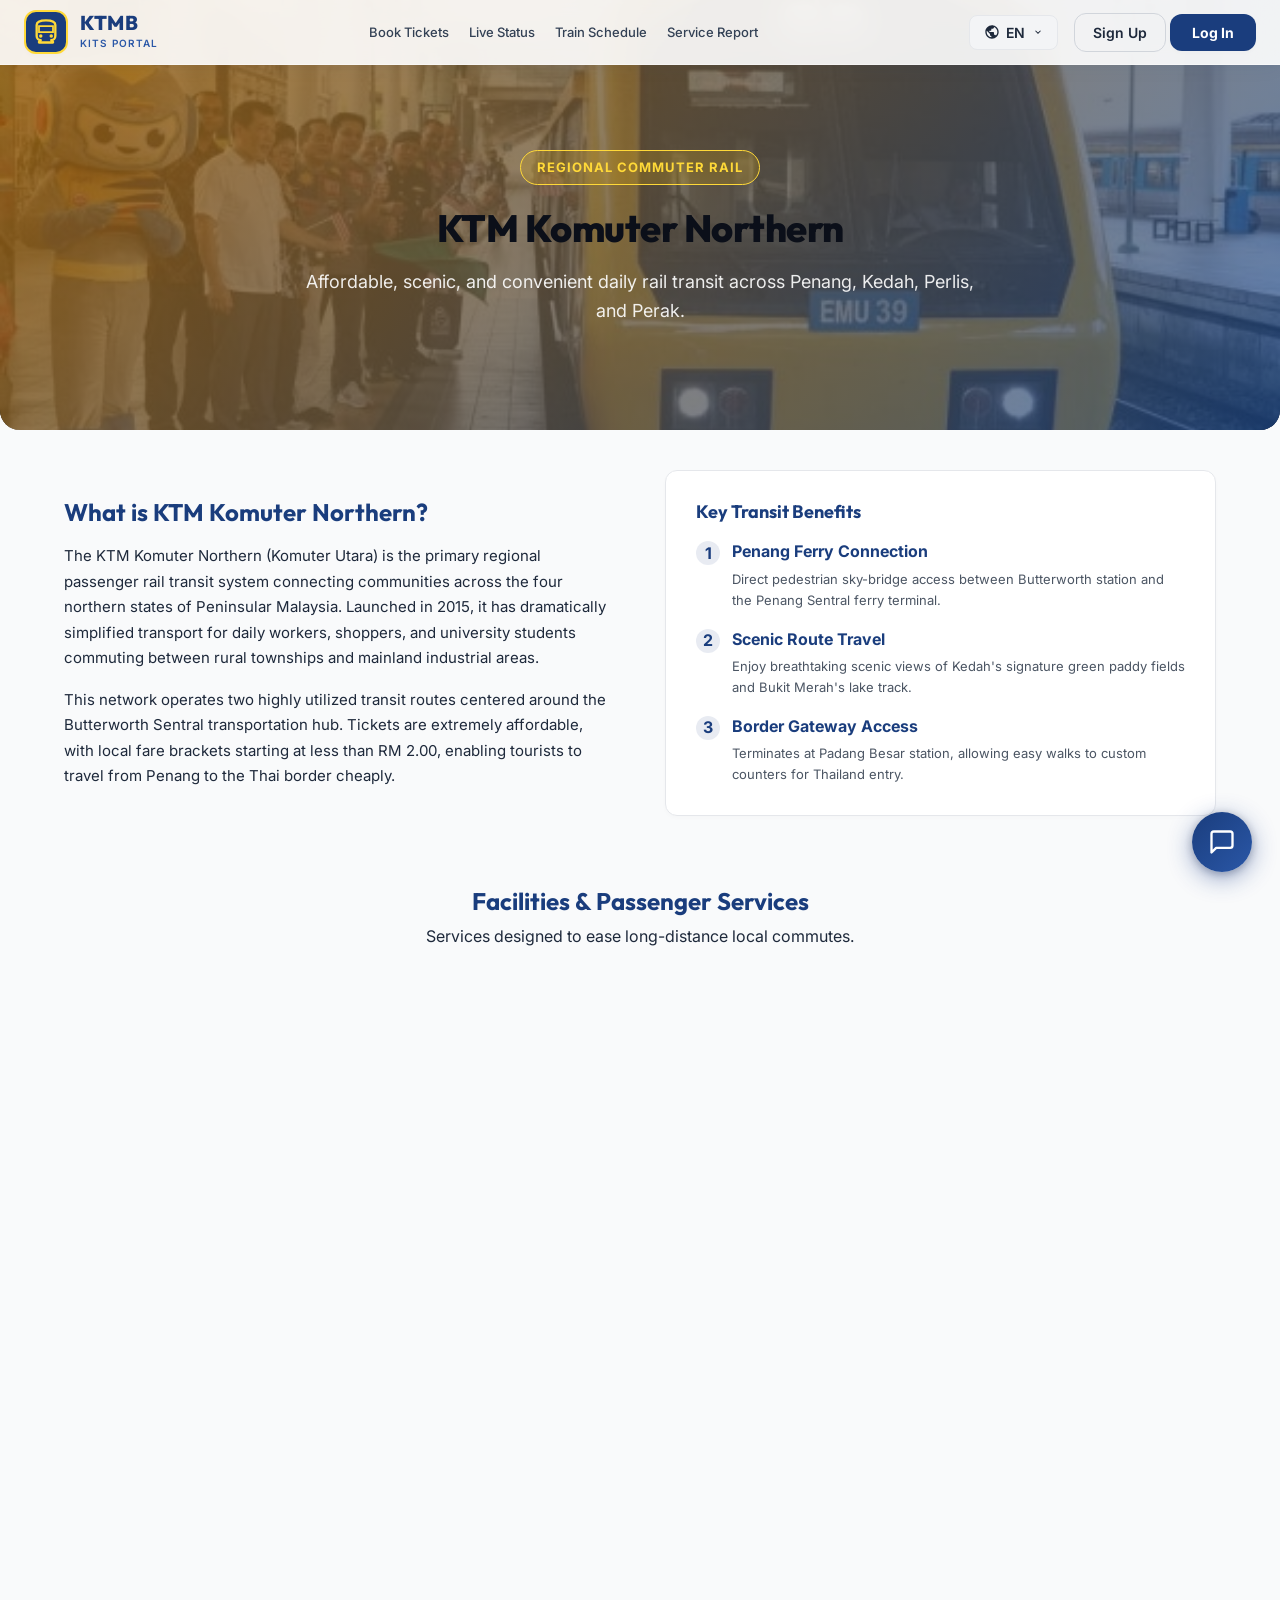
<file: ktm-northern.html>
<!DOCTYPE html>
<html lang="en">

<head>
  <meta charset="UTF-8">
  <meta name="viewport" content="width=device-width, initial-scale=1.0">
  <title>KTM Komuter Northern - KTMB KITS</title>
  <meta name="description"
    content="Learn more about the KTM Komuter Northern (Komuter Utara) regional rail network serving Penang, Kedah, Perlis, and northern Perak.">
  <link rel="stylesheet" href="style.css">
  <style>
    /* Service Info Page Specific Styling */
    .intro-hero {
      background: linear-gradient(135deg, #a16207 0%, #1e4d92 100%);
      color: var(--white);
      padding: 80px 24px;
      text-align: center;
      position: relative;
      overflow: hidden;
      border-radius: 0 0 var(--radius-lg) var(--radius-lg);
      margin-bottom: 40px;
    }

    .intro-hero::before {
      content: '';
      position: absolute;
      top: 0;
      left: 0;
      right: 0;
      bottom: 0;
      background: radial-gradient(circle at 80% 20%, rgba(251, 191, 36, 0.15) 0%, transparent 50%);
      pointer-events: none;
    }

    .intro-hero-title {
      font-size: 38px;
      font-weight: 800;
      margin-bottom: 16px;
      font-family: var(--font-display);
      letter-spacing: -0.5px;
    }

    .intro-hero-desc {
      font-size: 18px;
      max-width: 700px;
      margin: 0 auto 24px auto;
      color: rgba(255, 255, 255, 0.9);
      line-height: 1.6;
    }

    .intro-badge {
      display: inline-block;
      padding: 6px 16px;
      background: rgba(234, 179, 8, 0.2);
      border: 1px solid var(--accent);
      color: var(--accent);
      border-radius: var(--radius-full);
      font-weight: 700;
      font-size: 13px;
      margin-bottom: 20px;
      text-transform: uppercase;
      letter-spacing: 1px;
    }

    .info-container {
      max-width: 1200px;
      margin: 0 auto 80px auto;
      padding: 0 24px;
    }

    .section-grid {
      display: grid;
      grid-template-columns: 1fr 1fr;
      gap: 50px;
      align-items: center;
      margin-bottom: 70px;
    }

    @media (max-width: 768px) {
      .section-grid {
        grid-template-columns: 1fr;
        gap: 30px;
      }

      .intro-hero-title {
        font-size: 28px;
      }
    }

    .info-card {
      background: var(--white);
      border: 1px solid var(--gray-200);
      border-radius: var(--radius-md);
      padding: 30px;
      box-shadow: var(--shadow-sm);
    }

    .feature-list {
      display: flex;
      flex-direction: column;
      gap: 16px;
    }

    .feature-list-item {
      display: flex;
      gap: 12px;
      align-items: flex-start;
    }

    .feature-bullet {
      width: 24px;
      height: 24px;
      border-radius: 50%;
      background: rgba(26, 61, 125, 0.1);
      color: var(--primary);
      display: flex;
      align-items: center;
      justify-content: center;
      font-weight: 700;
      flex-shrink: 0;
      margin-top: 2px;
    }

    .amenity-grid {
      display: grid;
      grid-template-columns: repeat(auto-fit, minmax(220px, 1fr));
      gap: 20px;
      margin-top: 30px;
    }

    .amenity-item {
      background: var(--white);
      border: 1px solid var(--gray-100);
      border-radius: var(--radius-md);
      padding: 20px;
      display: flex;
      flex-direction: column;
      gap: 10px;
      box-shadow: 0 4px 6px -1px rgba(0, 0, 0, 0.05);
      transition: transform 0.2s;
    }

    .amenity-item:hover {
      transform: translateY(-3px);
    }

    .amenity-icon-wrapper {
      width: 44px;
      height: 44px;
      border-radius: var(--radius-md);
      background: rgba(26, 61, 125, 0.08);
      color: var(--primary);
      display: flex;
      align-items: center;
      justify-content: center;
    }

    .route-timeline {
      position: relative;
      margin: 40px 0;
      padding-left: 30px;
      border-left: 2px solid var(--accent);
    }

    .route-stop {
      position: relative;
      margin-bottom: 24px;
    }

    .route-stop::before {
      content: '';
      position: absolute;
      left: -37px;
      top: 4px;
      width: 12px;
      height: 12px;
      border-radius: 50%;
      background: var(--white);
      border: 3px solid var(--accent);
    }

    .route-stop.major::before {
      background: var(--primary);
      border-color: var(--accent);
      width: 16px;
      height: 16px;
      left: -39px;
      top: 2px;
    }

    .cta-card {
      background: linear-gradient(135deg, rgba(26, 61, 125, 0.03) 0%, rgba(26, 61, 125, 0.08) 100%);
      border: 1px solid rgba(26, 61, 125, 0.15);
      border-radius: var(--radius-lg);
      padding: 40px;
      text-align: center;
      margin-top: 60px;
    }
  </style>
</head>

<body>

  <svg style="display: none;">
    <!-- Globe -->
    <symbol id="icon-globe" viewBox="0 0 24 24">
      <path
        d="M12 2C6.48 2 2 6.48 2 12s4.48 10 10 10 10-4.48 10-10S17.52 2 12 2zm-1 17.93c-3.95-.49-7-3.85-7-7.93 0-.62.08-1.21.21-1.79L9 15v1c0 1.1.9 2 2 2v1.93zm6.9-2.53c-.26-.81-1-1.4-1.9-1.4h-1v-3c0-.55-.45-1-1-1h-6v-2h2c.55 0 1-.45 1-1V7h2c1.1 0 2-.9 2-2v-.41c2.93 1.19 5 4.06 5 7.41 0 2.08-.8 3.97-2.1 5.4z"
        fill="currentColor" />
    </symbol>
    <!-- Check Circle -->
    <symbol id="icon-check-circle" viewBox="0 0 24 24">
      <path
        d="M12 2C6.48 2 2 6.48 2 12s4.48 10 10 10 10-4.48 10-10S17.52 2 12 2zm-2 15l-5-5 1.41-1.41L10 14.17l7.59-7.59L19 8l-9 9z"
        fill="currentColor" />
    </symbol>
  </svg>

  <!-- HEADER -->
  <header id="site-header" class="scrolled">
    <div class="nav-container">
      <!-- Logo -->
      <a href="index.html" class="logo">
        <div class="logo-icon">
          <svg width="28" height="28" viewBox="0 0 24 24" fill="none" style="color: var(--accent);">
            <path
              d="M4 15.5C4 17.43 5.57 19 7.5 19L6 20.5v.5h12v-.5L16.5 19c1.93 0 3.5-1.57 3.5-3.5V6c0-3.5-4-4-8-4s-8 .5-8 4v9.5z"
              stroke="currentColor" stroke-width="2" stroke-linejoin="round" />
            <circle cx="7.5" cy="15.5" r="1.5" fill="currentColor" />
            <circle cx="16.5" cy="15.5" r="1.5" fill="currentColor" />
            <path d="M6 7h12v5H6V7z" stroke="currentColor" stroke-width="1.5" />
          </svg>
        </div>
        <div class="logo-text">
          <span class="logo-title">KTMB</span>
          <span class="logo-sub">KITS PORTAL</span>
        </div>
      </a>

      <!-- Menu links -->
      <nav class="nav-menu">
        <a href="index.html" class="nav-link" data-translate="nav-book">Book Tickets</a>
        <a href="status.html" class="nav-link" data-translate="nav-status">Live Status</a>
        <a href="schedule.html" class="nav-link" data-translate="nav-schedule">Train Schedule</a>
        <a href="reports.html" class="nav-link" data-translate="nav-reports">Service Report</a>
      </nav>

      <!-- Nav CTA / Language -->
      <div class="nav-actions">
        <div class="lang-dropdown-wrapper">
          <button class="btn-lang" aria-label="Select Language">
            <svg width="16" height="16">
              <use href="#icon-globe"></use>
            </svg>
            <span>EN</span>
            <svg width="10" height="10" viewBox="0 0 24 24" fill="none" stroke="currentColor" stroke-width="2.5"
              style="margin-left: 2px; transition: transform 0.2s; vertical-align: middle;">
              <polyline points="6 9 12 15 18 9"></polyline>
            </svg>
          </button>
          <div class="lang-dropdown-menu">
            <button class="lang-option active" data-lang="en">
              <span>English (EN)</span>
            </button>
            <button class="lang-option" data-lang="bm">
              <span>Bahasa Malaysia (BM)</span>
            </button>
          </div>
        </div>

        <!-- User auth container -->
        <div class="auth-container" id="auth-container">
          <div class="logged-out-actions" id="logged-out-actions">
            <button class="btn-signup-nav" id="btn-signup-desktop" data-translate="nav-signup">Sign Up</button>
            <button class="btn-signin" id="btn-signin-desktop" data-translate="nav-login">Log In</button>
          </div>

          <div class="user-dropdown-wrapper" id="user-dropdown-wrapper" style="display:none;">
            <button class="btn-user-profile" id="btn-user-profile" aria-expanded="false" aria-haspopup="true">
              <span class="user-avatar" id="nav-user-avatar">U</span>
              <span class="user-name" id="nav-user-name">User</span>
              <svg width="12" height="12" viewBox="0 0 24 24" fill="none" stroke="currentColor" stroke-width="2.5">
                <polyline points="6 9 12 15 18 9"></polyline>
              </svg>
            </button>
            <div class="user-dropdown-menu" id="user-dropdown-menu">
              <a href="index.html#my-bookings-trigger" id="menu-my-bookings">
                <svg width="16" height="16" viewBox="0 0 24 24" fill="none" stroke="currentColor" stroke-width="2"
                  style="margin-right: 8px; vertical-align: middle;">
                  <path d="M14 2H6a2 2 0 0 0-2 2v16a2 2 0 0 0 2 2h12a2 2 0 0 0 2-2V8z"></path>
                  <polyline points="14 2 14 8 20 8"></polyline>
                  <line x1="16" y1="13" x2="8" y2="13"></line>
                  <line x1="16" y1="17" x2="8" y2="17"></line>
                </svg>
                <span data-translate="nav-mybookings">My Bookings</span>
              </a>
              <hr class="dropdown-divider">
              <a href="#" id="menu-signout" class="text-danger">
                <svg width="16" height="16" viewBox="0 0 24 24" fill="none" stroke="currentColor" stroke-width="2"
                  style="margin-right: 8px; vertical-align: middle;">
                  <path d="M9 21H5a2 2 0 0 1-2-2V5a2 2 0 0 1 2-2h4"></path>
                  <polyline points="16 17 21 12 16 7"></polyline>
                  <line x1="21" y1="12" x2="9" y2="12"></line>
                </svg>
                <span data-translate="nav-signout">Sign Out</span>
              </a>
            </div>
          </div>
        </div>
      </div>
    </div>
  </header>

  <!-- HERO SECTION -->
  <section class="intro-hero"
    style="padding-top: 150px; min-height: 400px; display: flex; align-items: center; justify-content: center; position: relative;">
    <!-- Slideshow Background -->
    <div class="hero-slideshow" style="position: absolute; top: 0; left: 0; width: 100%; height: 100%; z-index: 1;">
      <div class="hero-slide active"
        style="background-image: url('assets/ktmutara.jpg'); position: absolute; top: 0; left: 0; width: 100%; height: 100%; background-size: cover; background-position: center; transition: opacity 1.5s ease-in-out; opacity: 1;">
      </div>
      <div class="hero-slide"
        style="background-image: url('assets/ktm_northern_scenic.png'); position: absolute; top: 0; left: 0; width: 100%; height: 100%; background-size: cover; background-position: center; transition: opacity 1.5s ease-in-out; opacity: 0;">
      </div>
      <div class="hero-slide"
        style="background-image: url('assets/butterworth.jpeg'); position: absolute; top: 0; left: 0; width: 100%; height: 100%; background-size: cover; background-position: center; transition: opacity 1.5s ease-in-out; opacity: 0;">
      </div>
    </div>
    <!-- Dark Overlay to ensure readability -->
    <div class="hero-overlay"
      style="position: absolute; top: 0; left: 0; width: 100%; height: 100%; background: linear-gradient(135deg, rgba(161, 98, 7, 0.85) 0%, rgba(30, 77, 146, 0.7) 100%); z-index: 2;">
    </div>

    <!-- Content container -->
    <div class="intro-hero-content"
      style="position: relative; z-index: 3; max-width: 800px; margin: 0 auto; text-align: center;">
      <div class="intro-badge" data-translate="intro-north-badge">Regional Commuter Rail</div>
      <h1 class="intro-hero-title" data-translate="intro-north-title">KTM Komuter Northern</h1>
      <p class="intro-hero-desc" data-translate="intro-north-subtitle">Affordable, scenic, and convenient daily rail
        transit across Penang, Kedah, Perlis, and Perak.</p>
    </div>
  </section>

  <!-- MAIN INFO CONTENT -->
  <main class="info-container">
    <div class="section-grid">
      <!-- Description Section -->
      <div>
        <h2 style="font-size: 24px; font-weight: 700; color: var(--primary); margin-bottom: 16px;"
          data-translate="intro-north-heading">What is KTM Komuter Northern?</h2>
        <p style="font-size: 15px; color: var(--gray-700); line-height: 1.7; margin-bottom: 16px;"
          data-translate="intro-north-body1">
          The **KTM Komuter Northern** (Komuter Utara) is the primary regional passenger rail transit system connecting
          communities across the four northern states of Peninsular Malaysia. Launched in 2015, it has dramatically
          simplified transport for daily workers, shoppers, and university students commuting between rural townships
          and mainland industrial areas.
        </p>
        <p style="font-size: 15px; color: var(--gray-700); line-height: 1.7;" data-translate="intro-north-body2">
          This network operates two highly utilized transit routes centered around the Butterworth Sentral
          transportation hub. Tickets are extremely affordable, with local fare brackets starting at less than RM 2.00,
          enabling tourists to travel from Penang to the Thai border cheaply.
        </p>
      </div>

      <!-- Features Checklist Card -->
      <div class="info-card">
        <h3 style="font-size: 18px; font-weight: 700; color: var(--primary); margin-bottom: 16px;"
          data-translate="intro-north-features">Key Transit Benefits</h3>
        <div class="feature-list">
          <div class="feature-list-item">
            <div class="feature-bullet">1</div>
            <div>
              <strong style="color: var(--primary);" data-translate="intro-north-feat1-title">Penang Ferry
                Connection</strong>
              <p style="font-size: 13px; color: var(--gray-600); margin-top: 4px;"
                data-translate="intro-north-feat1-desc">Direct pedestrian sky-bridge access between Butterworth station
                and the Penang Sentral ferry terminal.</p>
            </div>
          </div>
          <div class="feature-list-item">
            <div class="feature-bullet">2</div>
            <div>
              <strong style="color: var(--primary);" data-translate="intro-north-feat2-title">Scenic Route
                Travel</strong>
              <p style="font-size: 13px; color: var(--gray-600); margin-top: 4px;"
                data-translate="intro-north-feat2-desc">Enjoy breathtaking scenic views of Kedah's signature green paddy
                fields and Bukit Merah's lake track.</p>
            </div>
          </div>
          <div class="feature-list-item">
            <div class="feature-bullet">3</div>
            <div>
              <strong style="color: var(--primary);" data-translate="intro-north-feat3-title">Border Gateway
                Access</strong>
              <p style="font-size: 13px; color: var(--gray-600); margin-top: 4px;"
                data-translate="intro-north-feat3-desc">Terminates at Padang Besar station, allowing easy walks to
                custom counters for Thailand entry.</p>
            </div>
          </div>
        </div>
      </div>
    </div>

    <!-- Onboard & Station Amenities -->
    <h2 style="font-size: 24px; font-weight: 700; color: var(--primary); text-align: center; margin-bottom: 8px;"
      data-translate="intro-north-amenities-title">Facilities & Passenger Services</h2>
    <p style="text-align: center; color: var(--gray-500); margin-bottom: 40px;"
      data-translate="intro-north-amenities-subtitle">Services designed to ease long-distance local commutes.</p>

    <div class="amenity-grid">
      <div class="amenity-item">
        <div class="amenity-icon-wrapper">🚲</div>
        <h3 style="font-size: 16px; font-weight: 700; color: var(--primary);" data-translate="intro-north-amenity-bike">
          Bicycle Transport</h3>
        <p style="font-size: 12.5px; color: var(--gray-600); line-height: 1.5;"
          data-translate="intro-north-amenity-bike-desc">Bring your bicycle onboard (subject to standard terms) to cycle
          through the heritage paths in Penang or Kedah.</p>
      </div>

      <div class="amenity-item">
        <div class="amenity-icon-wrapper">🎫</div>
        <h3 style="font-size: 16px; font-weight: 700; color: var(--primary);" data-translate="intro-north-amenity-kits">
          KITS QR Tapping</h3>
        <p style="font-size: 12.5px; color: var(--gray-600); line-height: 1.5;"
          data-translate="intro-north-amenity-kits-desc">Purchase QR barcodes online on your phone via KITS app to
          bypass ticket counter lines.</p>
      </div>

      <div class="amenity-item">
        <div class="amenity-icon-wrapper">☕</div>
        <h3 style="font-size: 16px; font-weight: 700; color: var(--primary);" data-translate="intro-north-amenity-stn">
          Station Services</h3>
        <p style="font-size: 12.5px; color: var(--gray-600); line-height: 1.5;"
          data-translate="intro-north-amenity-stn-desc">Major platforms have food outlets, waiting lounges, convenience
          stores, and clean restrooms.</p>
      </div>

      <div class="amenity-item">
        <div class="amenity-icon-wrapper">👥</div>
        <h3 style="font-size: 16px; font-weight: 700; color: var(--primary);"
          data-translate="intro-north-amenity-concess">Concession Fares</h3>
        <p style="font-size: 12.5px; color: var(--gray-600); line-height: 1.5;"
          data-translate="intro-north-amenity-concess-desc">50% off for elderly seniors, students, and disabled citizens
          who register a KITS account.</p>
      </div>
    </div>

    <!-- Lines Highlights -->
    <div style="margin-top: 80px;">
      <h2 style="font-size: 24px; font-weight: 700; color: var(--primary); text-align: center; margin-bottom: 8px;"
        data-translate="intro-north-route-title">Northern Train Lines</h2>
      <p style="text-align: center; color: var(--gray-500); margin-bottom: 40px;"
        data-translate="intro-north-route-subtitle">Two regional lines spanning northern Peninsular Malaysia.</p>

      <div class="route-timeline" style="border-left-color: var(--accent);">
        <div class="route-stop major">
          <h4 style="font-weight: 700; color: var(--primary);" data-translate="intro-line-pbesar">Butterworth - Padang
            Besar Line</h4>
          <p style="font-size: 13px; color: var(--gray-600);" data-translate="intro-line-pbesar-desc">Serving Penang
            mainland, central Kedah (Alor Setar), Arau (Perlis), and terminating at Padang Besar.</p>
        </div>
        <div class="route-stop major">
          <h4 style="font-weight: 700; color: var(--primary);" data-translate="intro-line-prengas">Butterworth - Padang
            Rengas Line</h4>
          <p style="font-size: 13px; color: var(--gray-600);" data-translate="intro-line-prengas-desc">Connecting Penang
            mainland to southern Kedah and northern Perak townships like Taiping and Padang Rengas.</p>
        </div>
      </div>
    </div>

    <!-- Call to Action -->
    <div class="cta-card">
      <h2 style="font-size: 22px; font-weight: 700; color: var(--primary); margin-bottom: 12px;"
        data-translate="intro-north-cta-title">Check Train Schedules</h2>
      <p style="color: var(--gray-600); max-width: 600px; margin: 0 auto 24px auto;"
        data-translate="intro-north-cta-desc">Plan your northern excursion or weekend vacation. Komuter Northern runs
        from 5:00 AM daily.</p>
      <a href="schedule.html" class="btn-save" style="display: inline-block; padding: 12px 28px; text-decoration: none;"
        data-translate="intro-north-btn-sched">View Train Schedules</a>
    </div>
  </main>

  <!-- FOOTER -->
  <footer id="support">
    <div class="footer-container">
      <div class="footer-brand">
        <a href="index.html" class="footer-logo">
          <div class="footer-logo-icon">
            <svg width="24" height="24" viewBox="0 0 24 24" fill="none" style="color: var(--primary);">
              <path
                d="M4 15.5C4 17.43 5.57 19 7.5 19L6 20.5v.5h12v-.5L16.5 19c1.93 0 3.5-1.57 3.5-3.5V6c0-3.5-4-4-8-4s-8 .5-8 4v9.5z"
                stroke="currentColor" stroke-width="2" stroke-linejoin="round" />
              <circle cx="7.5" cy="15.5" r="1.5" fill="currentColor" />
              <circle cx="16.5" cy="15.5" r="1.5" fill="currentColor" />
            </svg>
          </div>
          <div class="logo-text">
            <span class="footer-logo-title">KTMB</span>
            <span class="footer-logo-sub">MALAYSIA RAILWAY</span>
          </div>
        </a>
        <p data-translate="footer-desc">Keretapi Tanah Melayu Berhad (KTMB) is the main rail operator in Peninsular
          Malaysia. We deliver safe, sustainable, and reliable transport solutions for the nation.</p>
      </div>

      <div class="footer-links-col">
        <h4 data-translate="footer-networks">Our Networks</h4>
        <ul>
          <li><a href="ets-intercity.html">Electric Train Service (ETS) & Intercity</a></li>
          <li><a href="ktm-komuter.html">KTM Komuter Klang Valley</a></li>
          <li><a href="ktm-northern.html">KTM Komuter Northern</a></li>
        </ul>
      </div>

      <div class="footer-links-col">
        <h4 data-translate="footer-support">Help & Support</h4>
        <ul>
          <li><a href="support.html#faq" data-translate="support-tab-faq">Frequently Asked Questions</a></li>
          <li><a href="support.html#refund" data-translate="support-tab-refund">Ticket Refund & Cancellation</a></li>
          <li><a href="support.html#facilities" data-translate="support-tab-facilities">Train Station Facilities</a></li>
          <li><a href="support.html#contact" data-translate="support-tab-contact">Contact Support</a></li>
          <li><a href="support.html#careers" data-translate="support-tab-careers">Career Opportunities</a></li>
        </ul>
      </div>

      <div class="footer-newsletter">
        <h4 data-translate="footer-update">Stay Updated</h4>
        <p data-translate="footer-update-desc">Subscribe to our monthly newsletter to receive exclusive travel
          discounts.</p>
        <form class="newsletter-form" action="#" method="POST"
          onsubmit="event.preventDefault(); alert('Subscribed successfully!');">
          <input type="email" placeholder="Your email address" required aria-label="Email Address">
          <button type="submit" class="btn-subscribe" data-translate="footer-btn-join">Join</button>
        </form>
        <div class="social-links">
          <a href="#" class="social-icon" aria-label="Facebook">
            <svg width="18" height="18" viewBox="0 0 24 24" fill="currentColor">
              <path d="M22 12c0-5.52-4.48-10-10-10S2 6.48 2 12c0 4.84 3.44 8.87 8 9.8V15H8v-3h2V9.5C10 7.57 11.57 6 13.5 6H16v3h-2c-.55 0-1 .45-1 1V12h3v3h-3v6.8c4.56-.93 8-4.96 8-9.8z"/>
            </svg>
          </a>
          <a href="#" class="social-icon" aria-label="Twitter">
            <svg width="18" height="18" viewBox="0 0 24 24" fill="currentColor">
              <path d="M18.244 2.25h3.308l-7.227 8.26 8.502 11.24H16.17l-5.214-6.817L4.99 21.75H1.68l7.73-8.835L1.254 2.25H8.08l4.713 6.231zm-1.161 17.52h1.833L7.084 4.126H5.117z"/>
            </svg>
          </a>
          <a href="#" class="social-icon" aria-label="Instagram">
            <svg width="18" height="18" viewBox="0 0 24 24" fill="none" stroke="currentColor" stroke-width="2" stroke-linecap="round" stroke-linejoin="round">
              <rect x="2" y="2" width="20" height="20" rx="5" ry="5"></rect>
              <path d="M16 11.37A4 4 0 1 1 12.63 8 4 4 0 0 1 16 11.37z"></path>
              <line x1="17.5" y1="6.5" x2="17.51" y2="6.5"></line>
            </svg>
          </a>
          <a href="#" class="social-icon" aria-label="YouTube">
            <svg width="18" height="18" viewBox="0 0 24 24" fill="currentColor">
              <path d="M23.498 6.163a3.003 3.003 0 0 0-2.11-2.108C19.52 3.5 12 3.5 12 3.5s-7.52 0-9.388.555a3.002 3.002 0 0 0-2.11 2.108C0 8.03 0 12 0 12s0 3.97.502 5.837a3.003 3.003 0 0 0 2.11 2.108C4.48 20.5 12 20.5 12 20.5s7.52 0 9.388-.555a3.002 3.002 0 0 0 2.11-2.108C24 15.97 24 12 24 12s0-3.97-.502-5.837zM9.545 15.568V8.432L15.818 12l-6.273 3.568z"/>
            </svg>
          </a>
        </div>
      </div>
    </div>

    <div class="footer-bottom">
      <div class="footer-copy">&copy; 2026 Keretapi Tanah Melayu Berhad. All rights reserved.</div>
      <div class="footer-policy-links">
        <a href="#" data-translate="footer-policy-privacy">Privacy Policy</a>
        <a href="#" data-translate="footer-policy-terms">Terms of Service</a>
      </div>
    </div>
  </footer>

  <!-- Scripts -->
  <script src="assets/translations.js"></script>
  <script src="assets/notifications.js"></script>
  <script>
    // Initialize bilingual terms directly in document to prevent editing huge translations.js
    if (typeof translations !== 'undefined') {
      // English Extensions
      translations.en['intro-north-badge'] = "Regional Commuter Rail";
      translations.en['intro-north-title'] = "KTM Komuter Northern";
      translations.en['intro-north-subtitle'] = "Affordable, scenic, and convenient daily rail transit across Penang, Kedah, Perlis, and Perak.";
      translations.en['intro-north-heading'] = "What is KTM Komuter Northern?";
      translations.en['intro-north-body1'] = "The KTM Komuter Northern (Komuter Utara) is the primary regional passenger rail transit system connecting communities across the four northern states of Peninsular Malaysia. Launched in 2015, it has dramatically simplified transport for daily workers, shoppers, and university students commuting between rural townships and mainland industrial areas.";
      translations.en['intro-north-body2'] = "This network operates two highly utilized transit routes centered around the Butterworth Sentral transportation hub. Tickets are extremely affordable, with local fare brackets starting at less than RM 2.00, enabling tourists to travel from Penang to the Thai border cheaply.";
      translations.en['intro-north-features'] = "Key Transit Benefits";
      translations.en['intro-north-feat1-title'] = "Penang Ferry Connection";
      translations.en['intro-north-feat1-desc'] = "Direct pedestrian sky-bridge access between Butterworth station and the Penang Sentral ferry terminal.";
      translations.en['intro-north-feat2-title'] = "Scenic Route Travel";
      translations.en['intro-north-feat2-desc'] = "Enjoy breathtaking scenic views of Kedah's signature green paddy fields and Bukit Merah's lake track.";
      translations.en['intro-north-feat3-title'] = "Border Gateway Access";
      translations.en['intro-north-feat3-desc'] = "Terminates at Padang Besar station, allowing easy walks to custom counters for Thailand entry.";
      translations.en['intro-north-amenities-title'] = "Facilities & Passenger Services";
      translations.en['intro-north-amenities-subtitle'] = "Services designed to ease long-distance local commutes.";
      translations.en['intro-north-amenity-bike'] = "Bicycle Transport";
      translations.en['intro-north-amenity-bike-desc'] = "Bring your bicycle onboard (subject to standard terms) to cycle through the heritage paths in Penang or Kedah.";
      translations.en['intro-north-amenity-kits'] = "KITS QR Tapping";
      translations.en['intro-north-amenity-kits-desc'] = "Purchase QR barcodes online on your phone via KITS app to bypass ticket counter lines.";
      translations.en['intro-north-amenity-stn'] = "Station Services";
      translations.en['intro-north-amenity-stn-desc'] = "Major platforms have food outlets, waiting lounges, convenience stores, and clean restrooms.";
      translations.en['intro-north-amenity-concess'] = "Concession Fares";
      translations.en['intro-north-amenity-concess-desc'] = "50% off for elderly seniors, students, and disabled citizens who register a KITS account.";
      translations.en['intro-north-route-title'] = "Northern Train Lines";
      translations.en['intro-north-route-subtitle'] = "Two regional lines spanning northern Peninsular Malaysia.";
      translations.en['intro-line-pbesar'] = "Butterworth - Padang Besar Line";
      translations.en['intro-line-pbesar-desc'] = "Serving Penang mainland, central Kedah (Alor Setar), Arau (Perlis), and terminating at Padang Besar.";
      translations.en['intro-line-prengas'] = "Butterworth - Padang Rengas Line";
      translations.en['intro-line-prengas-desc'] = "Connecting Penang mainland to southern Kedah and northern Perak townships like Taiping and Padang Rengas.";
      translations.en['intro-north-cta-title'] = "Check Train Schedules";
      translations.en['intro-north-cta-desc'] = "Plan your northern excursion or weekend vacation. Komuter Northern runs from 5:00 AM daily.";
      translations.en['intro-north-btn-sched'] = "View Train Schedules";

      // BM Extensions
      translations.bm['intro-north-badge'] = "Rel Komuter Wilayah";
      translations.bm['intro-north-title'] = "KTM Komuter Utara";
      translations.bm['intro-north-subtitle'] = "Transit rel harian yang berpatutan, indah, dan selesa di sekitar Pulau Pinang, Kedah, Perlis, dan Perak.";
      translations.bm['intro-north-heading'] = "Apakah itu KTM Komuter Utara?";
      translations.bm['intro-north-body1'] = "KTM Komuter Utara merupakan sistem rel transit penumpang serantau utama yang menghubungkan komuniti di empat negeri utara Semenanjung Malaysia. Dilancarkan pada tahun 2015, ia mempermudah mobiliti pekerja harian, pengunjung pasar raya, dan pelajar kolej antara bandar kecil dan zon perindustrian mainland.";
      translations.bm['intro-north-body2'] = "Rangkaian ini mengendalikan dua laluan transit yang tertumpu di hab Butterworth Sentral. Tiket adalah sangat berpatutan dengan kadar tambang bermula serendah RM 2.00, membolehkan pelancong melawat sempadan Thailand dari Pulau Pinang secara ekonomi.";
      translations.bm['intro-north-features'] = "Kelebihan Utama Transit";
      translations.bm['intro-north-feat1-title'] = "Sambungan Feri Pulau Pinang";
      translations.bm['intro-north-feat1-desc'] = "Akses jejantas pejalan kaki terus antara stesen kereta api Butterworth dengan terminal feri Penang Sentral.";
      translations.bm['intro-north-feat2-title'] = "Laluan Pemandangan Indah";
      translations.bm['intro-north-feat2-desc'] = "Nikmati pemandangan hijau sawah padi Kedah yang indah serta jambatan tasik Bukit Merah dari tingkap tren.";
      translations.bm['intro-north-feat3-title'] = "Akses Sempadan Antarabangsa";
      translations.bm['intro-north-feat3-desc'] = "Berakhir di stesen Padang Besar untuk kemudahan urusan pasport di pusat sempadan Malaysia-Thailand.";
      translations.bm['intro-north-amenities-title'] = "Kemudahan & Khidmat Penumpang";
      translations.bm['intro-north-amenities-subtitle'] = "Perkhidmatan praktikal untuk memudahkan komuter rel serantau jarak jauh.";
      translations.bm['intro-north-amenity-bike'] = "Pengangkutan Basikal";
      translations.bm['intro-north-amenity-bike-desc'] = "Bawa basikal anda ke dalam koc (mengikut terma) untuk aktiviti berbasikal di laluan warisan Pulau Pinang atau Kedah.";
      translations.bm['intro-north-amenity-kits'] = "Imbasan QR KITS";
      translations.bm['intro-north-amenity-kits-desc'] = "Beli tiket kod QR dalam talian menerusi aplikasi KITS untuk mengelakkan barisan panjang di kaunter tiket stesen.";
      translations.bm['intro-north-amenity-stn'] = "Kemudahan Stesen";
      translations.bm['intro-north-amenity-stn-desc'] = "Stesen utama dilengkapi kedai makan, ruang menunggu selesa, kedai serbaneka, dan tandas bersih.";
      translations.bm['intro-north-amenity-concess'] = "Tambang Konsesi";
      translations.bm['intro-north-amenity-concess-desc'] = "Potongan diskaun 50% untuk warga emas, pelajar sekolah, dan OKU yang berdaftar dengan akaun KITS.";
      translations.bm['intro-north-route-title'] = "Laluan Komuter Utara";
      translations.bm['intro-north-route-subtitle'] = "Dua koridor perjalanan rel serantau di utara tanah air.";
      translations.bm['intro-line-pbesar'] = "Laluan Butterworth - Padang Besar";
      translations.bm['intro-line-pbesar-desc'] = "Melalui stesen tanah besar Pulau Pinang, Kedah tengah (Alor Setar), Arau (Perlis), dan berakhir di stesen sempadan Padang Besar.";
      translations.bm['intro-line-prengas'] = "Laluan Butterworth - Padang Rengas";
      translations.bm['intro-line-prengas-desc'] = "Menghubungkan Butterworth ke kawasan Kedah selatan dan stesen Perak utara seperti Taiping dan Padang Rengas.";
      translations.bm['intro-north-cta-title'] = "Semak Jadual Tren";
      translations.bm['intro-north-cta-desc'] = "Rancang percutian hujung minggu atau perjalanan balik kampung anda. Komuter Utara beroperasi bermula 5:00 pagi setiap hari.";
      translations.bm['intro-north-btn-sched'] = "Lihat Jadual Perjalanan";
    }

    // User authentication status checker
    function checkUserSession() {
      const sessionStr = localStorage.getItem('kits_user_session');
      const userDropdown = document.getElementById('user-dropdown-wrapper');
      const loggedOutActions = document.getElementById('logged-out-actions');

      if (sessionStr) {
        const currentUser = JSON.parse(sessionStr);
        if (userDropdown) userDropdown.style.display = 'block';
        if (loggedOutActions) loggedOutActions.style.display = 'none';
        document.getElementById('nav-user-avatar').textContent = currentUser.name.charAt(0).toUpperCase();
        document.getElementById('nav-user-name').textContent = currentUser.name.split(' ')[0];
      } else {
        if (userDropdown) userDropdown.style.display = 'none';
        if (loggedOutActions) loggedOutActions.style.display = 'block';
      }
    }

    // Hero Slideshow Auto-slide
    function initHeroSlideshow() {
      const slides = document.querySelectorAll('.hero-slide');
      if (slides.length <= 1) return;

      let currentIndex = 0;
      setInterval(() => {
        slides[currentIndex].classList.remove('active');
        slides[currentIndex].style.opacity = '0';

        currentIndex = (currentIndex + 1) % slides.length;

        slides[currentIndex].classList.add('active');
        slides[currentIndex].style.opacity = '1';
      }, 5000);
    }

    document.addEventListener('DOMContentLoaded', () => {
      checkUserSession();
      initHeroSlideshow();

      // Sign out action
      const menuSignout = document.getElementById('menu-signout');
      if (menuSignout) {
        menuSignout.addEventListener('click', (e) => {
          e.preventDefault();
          localStorage.removeItem('kits_user_session');
          checkUserSession();
        });
      }

      // Language Switcher Sync
      const currentLang = localStorage.getItem('kits_lang') || 'en';
      applyLanguage(currentLang);

      document.querySelectorAll('.lang-option').forEach(opt => {
        opt.addEventListener('click', () => {
          const lang = opt.getAttribute('data-lang');
          applyLanguage(lang);
        });
      });
    });
  </script>

  <!-- AI Chatbot Widget -->
  <script src="assets/chatbot.js"></script>
</body>

</html>
</file>
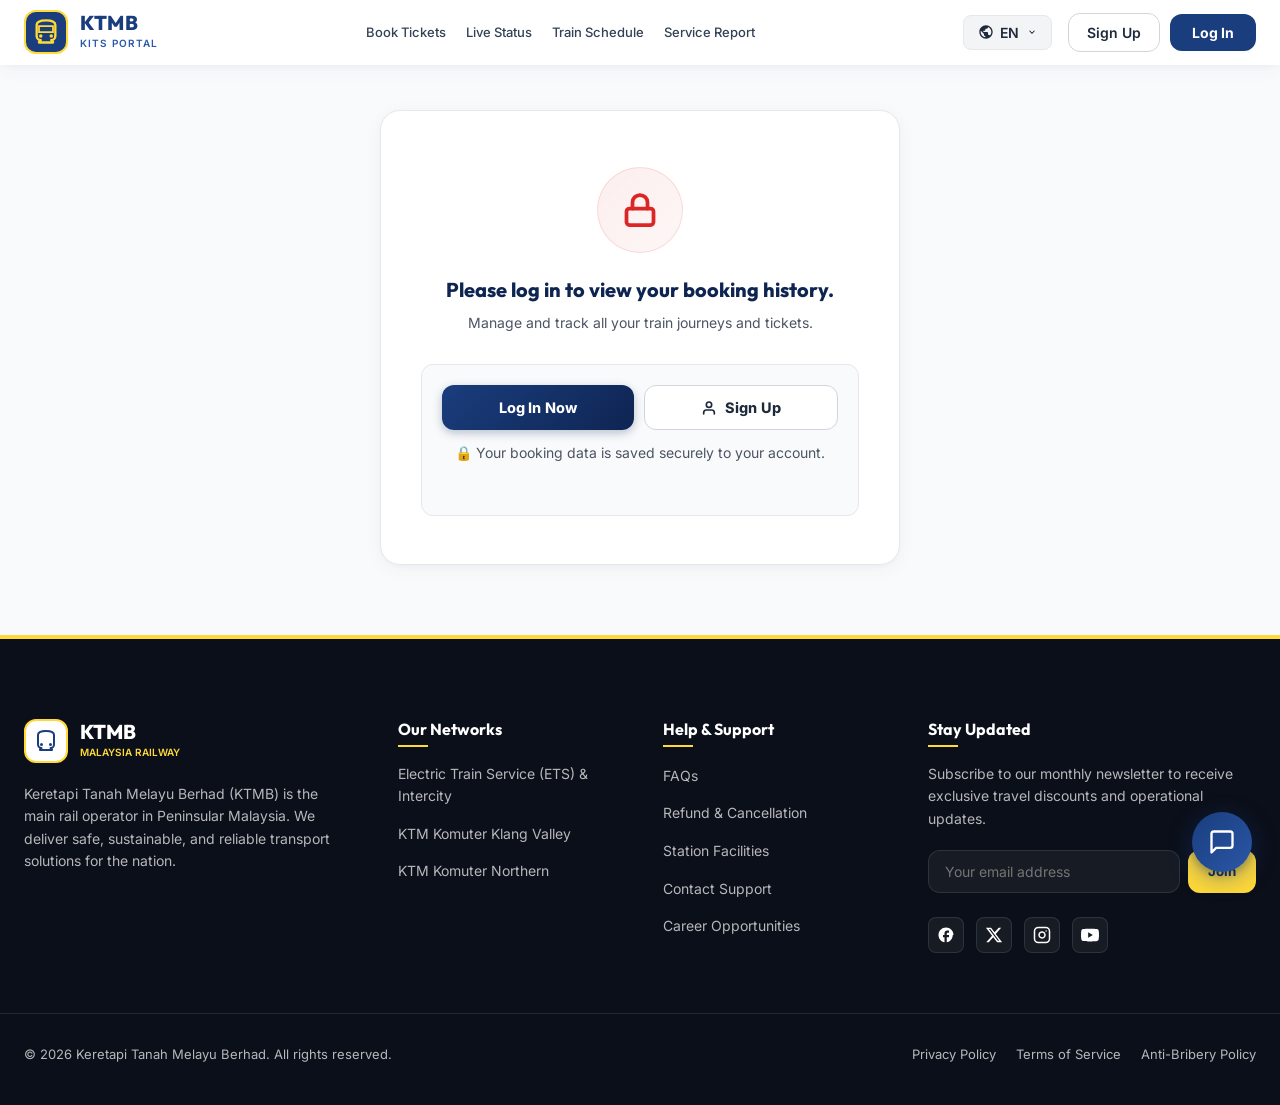
<file: mybookings.html>
<!DOCTYPE html>
<html lang="en">

<head>
  <meta charset="UTF-8">
  <meta name="viewport" content="width=device-width, initial-scale=1.0">
  <title>My Booking History - KTMB KITS</title>
  <link rel="stylesheet" href="style.css">
  <style>
    /* Premium Dashboard Styles */
    .dashboard-container {
      max-width: 1020px;
      margin: 110px auto 70px;
      padding: 0 24px;
    }

    .dashboard-breadcrumbs {
      font-size: 13px;
      color: var(--gray-500);
      margin-bottom: 20px;
    }

    .dashboard-breadcrumbs a {
      color: var(--gray-600);
      text-decoration: none;
      transition: var(--transition-fast);
    }

    .dashboard-breadcrumbs a:hover {
      color: var(--primary);
    }

    /* Profile Header Card */
    .profile-card {
      background: linear-gradient(135deg, var(--primary) 0%, var(--primary-dark) 100%);
      color: var(--white);
      border-radius: var(--radius-lg);
      padding: 30px;
      display: flex;
      justify-content: space-between;
      align-items: center;
      flex-wrap: wrap;
      gap: 24px;
      box-shadow: var(--shadow-lg);
      margin-bottom: 30px;
      position: relative;
      overflow: hidden;
    }

    .profile-card::before {
      content: '';
      position: absolute;
      top: -50%;
      right: -20%;
      width: 300px;
      height: 300px;
      border-radius: 50%;
      background: rgba(255, 255, 255, 0.03);
      pointer-events: none;
    }

    .profile-info {
      display: flex;
      align-items: center;
      gap: 20px;
    }

    .profile-avatar-lg {
      width: 70px;
      height: 70px;
      background: var(--accent);
      color: var(--primary-dark);
      font-size: 32px;
      font-weight: 800;
      border-radius: 50%;
      display: flex;
      align-items: center;
      justify-content: center;
      border: 3px solid rgba(255, 255, 255, 0.2);
      box-shadow: var(--shadow-md);
    }

    .profile-details h2 {
      margin: 0;
      font-family: var(--font-display);
      font-size: 24px;
      font-weight: 750;
      letter-spacing: -0.5px;
    }

    .profile-details p {
      margin: 4px 0 0;
      font-size: 14px;
      color: rgba(255, 255, 255, 0.75);
    }

    .profile-stats {
      display: flex;
      gap: 20px;
      flex-wrap: wrap;
    }

    .stat-item {
      background: rgba(255, 255, 255, 0.1);
      border: 1px solid rgba(255, 255, 255, 0.15);
      border-radius: var(--radius-md);
      padding: 12px 20px;
      min-width: 120px;
      text-align: center;
      backdrop-filter: blur(5px);
    }

    .stat-val {
      font-size: 22px;
      font-weight: 800;
      color: var(--accent);
      line-height: 1;
      margin-bottom: 4px;
    }

    .stat-lbl {
      font-size: 11px;
      font-weight: 700;
      text-transform: uppercase;
      letter-spacing: 0.5px;
      color: rgba(255, 255, 255, 0.8);
    }

    /* Main Dashboard Layout */
    .dashboard-grid {
      display: grid;
      grid-template-columns: 1fr;
      gap: 30px;
    }

    /* Search and Filter Card */
    .controls-card {
      background: var(--white);
      border: 1px solid var(--gray-200);
      border-radius: var(--radius-md);
      padding: 14px 18px;
      box-shadow: var(--shadow-sm);
      display: flex;
      justify-content: space-between;
      align-items: center;
      flex-wrap: wrap;
      gap: 12px;
      margin-bottom: 20px;
    }

    .filter-tabs {
      display: flex;
      background: var(--gray-100);
      padding: 4px;
      border-radius: var(--radius-md);
      gap: 4px;
    }

    .filter-tab-btn {
      background: transparent;
      border: none;
      outline: none;
      padding: 8px 16px;
      font-size: 13px;
      font-weight: 700;
      color: var(--gray-600);
      border-radius: calc(var(--radius-md) - 2px);
      cursor: pointer;
      transition: var(--transition-fast);
    }

    .filter-tab-btn:hover {
      color: var(--primary);
    }

    .filter-tab-btn.active {
      background: var(--white);
      color: var(--primary);
      box-shadow: var(--shadow-sm);
    }

    .search-box-wrapper {
      position: relative;
      flex: 1;
      max-width: 400px;
      min-width: 260px;
    }

    .search-box-icon {
      position: absolute;
      left: 12px;
      top: 50%;
      transform: translateY(-50%);
      color: var(--gray-400);
      pointer-events: none;
    }

    .search-box-input {
      width: 100%;
      padding: 10px 14px 10px 38px;
      border: 1px solid var(--gray-300);
      border-radius: var(--radius-md);
      font-size: 13px;
      outline: none;
      transition: var(--transition-fast);
      box-sizing: border-box;
    }

    .search-box-input:focus {
      border-color: var(--primary);
      box-shadow: 0 0 0 3px rgba(11, 44, 91, 0.08);
    }

    /* Enhanced Booking Cards */
    .dashboard-bookings-list {
      display: flex;
      flex-direction: column;
      gap: 20px;
    }

    .booking-card-wrapper {
      background: var(--white);
      border: 1px solid var(--gray-200);
      border-radius: var(--radius-lg);
      box-shadow: var(--shadow-sm);
      overflow: hidden;
      transition: var(--transition-medium);
    }

    .booking-card-wrapper:hover {
      border-color: var(--primary-light);
      box-shadow: var(--shadow-md);
      transform: translateY(-2px);
    }

    .bcard-header {
      background: var(--gray-50);
      padding: 16px 24px;
      border-bottom: 1px solid var(--gray-200);
      display: flex;
      justify-content: space-between;
      align-items: center;
      flex-wrap: wrap;
      gap: 12px;
    }

    .bcard-ref-area {
      display: flex;
      align-items: center;
      gap: 8px;
    }

    .bcard-ref-label {
      font-size: 11px;
      text-transform: uppercase;
      font-weight: 700;
      color: var(--gray-500);
      letter-spacing: 0.5px;
    }

    .bcard-ref-val {
      font-size: 15px;
      font-weight: 800;
      color: var(--primary);
    }

    .bcard-status-badge {
      font-size: 11px;
      font-weight: 800;
      text-transform: uppercase;
      padding: 4px 12px;
      border-radius: var(--radius-full);
      letter-spacing: 0.5px;
    }

    .bcard-status-badge.confirmed {
      background: #d1fae5;
      color: #065f46;
    }

    .bcard-status-badge.past {
      background: #e5e7eb;
      color: #374151;
    }

    .bcard-body {
      padding: 24px;
    }

    .journey-segment {
      margin-bottom: 20px;
    }

    .journey-segment:last-of-type {
      margin-bottom: 0;
    }

    .journey-segment-title {
      font-size: 12px;
      font-weight: 800;
      color: var(--gray-500);
      text-transform: uppercase;
      letter-spacing: 0.8px;
      margin-bottom: 12px;
      display: flex;
      align-items: center;
      gap: 6px;
    }

    .route-block {
      display: flex;
      align-items: center;
      gap: 20px;
      margin-bottom: 16px;
      flex-wrap: wrap;
    }

    .station-name {
      font-size: 18px;
      font-weight: 750;
      color: var(--dark-900);
      line-height: 1.2;
    }

    .route-arrow {
      color: var(--gray-400);
      display: flex;
      align-items: center;
    }

    .journey-details-grid {
      display: grid;
      grid-template-columns: repeat(auto-fit, minmax(180px, 1fr));
      gap: 16px;
      background: var(--gray-50);
      border-radius: var(--radius-md);
      padding: 16px;
      border: 1px dashed var(--gray-200);
    }

    .grid-info-item {
      display: flex;
      flex-direction: column;
      gap: 2px;
    }

    .info-lbl {
      font-size: 10px;
      text-transform: uppercase;
      font-weight: 755;
      color: var(--gray-500);
      letter-spacing: 0.5px;
    }

    .info-val {
      font-size: 13px;
      font-weight: 700;
      color: var(--dark-900);
    }

    .info-val strong {
      color: var(--primary);
    }

    .bcard-footer {
      border-top: 1px solid var(--gray-100);
      padding: 14px 24px;
      display: flex;
      justify-content: space-between;
      align-items: center;
      flex-wrap: wrap;
      gap: 14px;
      background: linear-gradient(to right, var(--gray-50), var(--white));
    }

    .bcard-price-area {
      display: flex;
      flex-direction: column;
      gap: 2px;
    }

    .bcard-total-lbl {
      font-size: 10.5px;
      font-weight: 700;
      color: var(--gray-500);
      text-transform: uppercase;
      letter-spacing: 0.6px;
    }

    .bcard-price-val {
      font-size: 21px;
      font-weight: 800;
      color: var(--primary);
      letter-spacing: -0.5px;
    }

    .bcard-actions {
      display: flex;
      gap: 10px;
      flex-wrap: wrap;
    }

    .btn-action-outline {
      background: var(--white);
      border: 1.5px solid var(--gray-200);
      color: var(--gray-600);
      padding: 9px 18px;
      font-size: 12.5px;
      font-weight: 700;
      font-family: var(--font-body);
      border-radius: var(--radius-md);
      cursor: pointer;
      display: inline-flex;
      align-items: center;
      gap: 7px;
      transition: all 0.18s ease;
      letter-spacing: 0.01em;
      white-space: nowrap;
    }

    .btn-action-outline:hover {
      border-color: var(--primary);
      color: var(--primary);
      background: rgba(11, 44, 91, 0.04);
      transform: translateY(-1px);
      box-shadow: 0 2px 8px rgba(11, 44, 91, 0.08);
    }

    .btn-action-outline:active {
      transform: translateY(0);
    }

    .btn-action-primary {
      background: linear-gradient(135deg, var(--primary) 0%, var(--primary-dark) 100%);
      border: none;
      color: var(--white);
      padding: 9px 20px;
      font-size: 12.5px;
      font-weight: 700;
      font-family: var(--font-body);
      border-radius: var(--radius-md);
      cursor: pointer;
      display: inline-flex;
      align-items: center;
      gap: 7px;
      transition: all 0.18s ease;
      letter-spacing: 0.01em;
      white-space: nowrap;
      box-shadow: 0 2px 8px rgba(11, 44, 91, 0.25);
    }

    .btn-action-primary:hover {
      background: linear-gradient(135deg, #0d3470 0%, #071c3a 100%);
      transform: translateY(-1px);
      box-shadow: 0 4px 14px rgba(11, 44, 91, 0.35);
    }

    .btn-action-primary:active {
      transform: translateY(0);
      box-shadow: 0 2px 6px rgba(11, 44, 91, 0.2);
    }

    /* Logged Out Access Denied Card */
    .logged-out-card {
      background: var(--white);
      border: 1px solid var(--gray-200);
      border-radius: var(--radius-lg);
      padding: 56px 40px 48px;
      text-align: center;
      box-shadow: var(--shadow-md);
      max-width: 520px;
      margin: 40px auto;
    }

    .lock-icon-wrapper {
      width: 86px;
      height: 86px;
      background: linear-gradient(135deg, rgba(220, 38, 38, 0.08), rgba(220, 38, 38, 0.04));
      color: #dc2626;
      border-radius: 50%;
      display: flex;
      align-items: center;
      justify-content: center;
      margin: 0 auto 24px;
      border: 1.5px solid rgba(220, 38, 38, 0.12);
    }

    .logged-out-card h3 {
      font-family: var(--font-display);
      font-size: 20px;
      font-weight: 755;
      margin: 0 0 10px;
      color: var(--primary-dark);
    }

    .logged-out-card p {
      font-size: 14px;
      color: var(--gray-600);
      margin: 0 0 30px;
      line-height: 1.6;
    }

    /* Button Box */
    .btn-box-wrapper {
      display: flex;
      flex-direction: column;
      gap: 12px;
      background: var(--gray-50);
      border: 1px solid var(--gray-200);
      border-radius: var(--radius-md);
      padding: 20px;
    }

    .btn-box-row {
      display: flex;
      gap: 10px;
    }

    .btn-login-large {
      flex: 1;
      background: linear-gradient(135deg, var(--primary) 0%, var(--primary-dark) 100%);
      border: none;
      color: var(--white);
      padding: 13px 24px;
      font-size: 14.5px;
      font-weight: 755;
      font-family: var(--font-body);
      border-radius: var(--radius-md);
      cursor: pointer;
      box-shadow: 0 3px 10px rgba(11, 44, 91, 0.28);
      transition: all 0.18s ease;
      display: inline-flex;
      align-items: center;
      justify-content: center;
      gap: 8px;
      letter-spacing: 0.01em;
    }

    .btn-login-large:hover {
      background: linear-gradient(135deg, #0d3470 0%, #071c3a 100%);
      box-shadow: 0 5px 16px rgba(11, 44, 91, 0.38);
      transform: translateY(-1px);
    }

    .btn-login-large:active {
      transform: translateY(0);
    }

    .btn-signup-large {
      flex: 1;
      background: var(--white);
      border: 1.5px solid var(--gray-300);
      color: var(--gray-700);
      padding: 13px 24px;
      font-size: 14.5px;
      font-weight: 755;
      font-family: var(--font-body);
      border-radius: var(--radius-md);
      cursor: pointer;
      transition: all 0.18s ease;
      display: inline-flex;
      align-items: center;
      justify-content: center;
      gap: 8px;
      letter-spacing: 0.01em;
    }

    .btn-signup-large:hover {
      border-color: var(--primary);
      color: var(--primary);
      background: rgba(11, 44, 91, 0.04);
      transform: translateY(-1px);
    }

    .btn-signup-large:active {
      transform: translateY(0);
    }

    .btn-box-note {
      font-size: 12px;
      color: var(--gray-500);
      margin: 0;
      line-height: 1.4;
    }

    /* Page skeleton loaders */
    .skeleton-card {
      background: var(--white);
      border: 1px solid var(--gray-200);
      border-radius: var(--radius-lg);
      padding: 24px;
      animation: pulse 1.5s infinite ease-in-out;
      margin-bottom: 20px;
    }

    @keyframes pulse {
      0% {
        opacity: 0.6;
      }

      50% {
        opacity: 1;
      }

      100% {
        opacity: 0.6;
      }
    }
  </style>
</head>

<body>

  <svg style="display: none;">
    <!-- Globe -->
    <symbol id="icon-globe" viewBox="0 0 24 24">
      <path
        d="M12 2C6.48 2 2 6.48 2 12s4.48 10 10 10 10-4.48 10-10S17.52 2 12 2zm-1 17.93c-3.95-.49-7-3.85-7-7.93 0-.62.08-1.21.21-1.79L9 15v1c0 1.1.9 2 2 2v1.93zm6.9-2.53c-.26-.81-1-1.4-1.9-1.4h-1v-3c0-.55-.45-1-1-1h-6v-2h2c.55 0 1-.45 1-1V7h2c1.1 0 2-.9 2-2v-.41c2.93 1.19 5 4.06 5 7.41 0 2.08-.8 3.97-2.1 5.4z"
        fill="currentColor" />
    </symbol>
  </svg>

  <!-- HEADER -->
  <header id="site-header" class="scrolled">
    <div class="nav-container">
      <!-- Logo -->
      <a href="index.html" class="logo">
        <div class="logo-icon">
          <svg width="28" height="28" viewBox="0 0 24 24" fill="none" style="color: var(--accent);">
            <path
              d="M4 15.5C4 17.43 5.57 19 7.5 19L6 20.5v.5h12v-.5L16.5 19c1.93 0 3.5-1.57 3.5-3.5V6c0-3.5-4-4-8-4s-8 .5-8 4v9.5z"
              stroke="currentColor" stroke-width="2" stroke-linejoin="round" />
            <circle cx="7.5" cy="15.5" r="1.5" fill="currentColor" />
            <circle cx="16.5" cy="15.5" r="1.5" fill="currentColor" />
            <path d="M6 7h12v5H6V7z" stroke="currentColor" stroke-width="1.5" />
          </svg>
        </div>
        <div class="logo-text">
          <span class="logo-title">KTMB</span>
          <span class="logo-sub">KITS PORTAL</span>
        </div>
      </a>

      <!-- Menu links -->
      <nav class="nav-menu">
        <a href="index.html" class="nav-link" data-translate="nav-book">Book Tickets</a>
        <a href="status.html" class="nav-link" data-translate="nav-status">Live Status</a>
        <a href="schedule.html" class="nav-link" data-translate="nav-schedule">Train Schedule</a>
        <a href="reports.html" class="nav-link" data-translate="nav-reports">Service Report</a>
      </nav>

      <!-- Nav CTA / Language -->
      <div class="nav-actions">
        <div class="lang-dropdown-wrapper">
          <button class="btn-lang" aria-label="Select Language">
            <svg width="16" height="16">
              <use href="#icon-globe"></use>
            </svg>
            <span>EN</span>
            <svg width="10" height="10" viewBox="0 0 24 24" fill="none" stroke="currentColor" stroke-width="2.5"
              style="margin-left: 2px; transition: transform 0.2s; vertical-align: middle;">
              <polyline points="6 9 12 15 18 9"></polyline>
            </svg>
          </button>
          <div class="lang-dropdown-menu">
            <button class="lang-option active" data-lang="en">
              <span>English (EN)</span>
            </button>
            <button class="lang-option" data-lang="bm">
              <span>Bahasa Malaysia (BM)</span>
            </button>
          </div>
        </div>

        <!-- User auth container -->
        <div class="auth-container" id="auth-container">
          <div class="logged-out-actions" id="logged-out-actions">
            <button class="btn-signup-nav" id="btn-signup-desktop" data-translate="nav-signup">Sign Up</button>
            <button class="btn-signin" id="btn-signin-desktop" data-translate="nav-login">Log In</button>
          </div>

          <div class="user-dropdown-wrapper" id="user-dropdown-wrapper" style="display:none;">
            <button class="btn-user-profile" id="btn-user-profile" aria-expanded="false" aria-haspopup="true">
              <span class="user-avatar" id="nav-user-avatar">U</span>
              <span class="user-name" id="nav-user-name">User</span>
              <svg width="12" height="12" viewBox="0 0 24 24" fill="none" stroke="currentColor" stroke-width="2.5">
                <polyline points="6 9 12 15 18 9"></polyline>
              </svg>
            </button>
            <div class="user-dropdown-menu" id="user-dropdown-menu">
              <a href="mybookings.html" id="menu-my-bookings">
                <svg width="16" height="16" viewBox="0 0 24 24" fill="none" stroke="currentColor" stroke-width="2"
                  style="margin-right: 8px; vertical-align: middle;">
                  <path d="M14 2H6a2 2 0 0 0-2 2v16a2 2 0 0 0 2 2h12a2 2 0 0 0 2-2V8z"></path>
                  <polyline points="14 2 14 8 20 8"></polyline>
                  <line x1="16" y1="13" x2="8" y2="13"></line>
                  <line x1="16" y1="17" x2="8" y2="17"></line>
                </svg>
                <span data-translate="nav-mybookings">My Bookings</span>
              </a>
              <hr class="dropdown-divider">
              <a href="#" id="menu-signout" class="text-danger">
                <svg width="16" height="16" viewBox="0 0 24 24" fill="none" stroke="currentColor" stroke-width="2"
                  style="margin-right: 8px; vertical-align: middle;">
                  <path d="M9 21H5a2 2 0 0 1-2-2V5a2 2 0 0 1 2-2h4"></path>
                  <polyline points="16 17 21 12 16 7"></polyline>
                  <line x1="21" y1="12" x2="9" y2="12"></line>
                </svg>
                <span data-translate="nav-signout">Sign Out</span>
              </a>
            </div>
          </div>
        </div>
      </div>
    </div>
  </header>

  <!-- DASHBOARD CONTAINER -->
  <main class="dashboard-container">
    <!-- Breadcrumbs -->
    <div class="dashboard-breadcrumbs">
    </div>

    <!-- LOGGED OUT CONTAINER -->
    <div id="logged-out-dashboard-view" style="display: none;">
      <div class="logged-out-card">
        <div class="lock-icon-wrapper">
          <svg width="36" height="36" viewBox="0 0 24 24" fill="none" stroke="currentColor" stroke-width="2.5"
            stroke-linecap="round" stroke-linejoin="round">
            <rect x="3" y="11" width="18" height="11" rx="2" ry="2"></rect>
            <path d="M7 11V7a5 5 0 0 1 10 0v4"></path>
          </svg>
        </div>
        <h3 data-translate="bookings-login-required">Please log in to view your booking history.</h3>
        <p data-translate="bookings-dashboard-desc">Manage and track all your train journeys and tickets.</p>

        <!-- Button Box -->
        <div class="btn-box-wrapper">
          <div class="btn-box-row">
            <button class="btn-login-large" id="btn-dashboard-login-now" data-translate="bookings-btn-login">
              <svg width="16" height="16" viewBox="0 0 24 24" fill="none" stroke="currentColor" stroke-width="2.5"
                stroke-linecap="round" stroke-linejoin="round">
                <path d="M15 3h4a2 2 0 0 1 2 2v14a2 2 0 0 1-2 2h-4"></path>
                <polyline points="10 17 15 12 10 7"></polyline>
                <line x1="15" y1="12" x2="3" y2="12"></line>
              </svg>
              Log In Now
            </button>
            <button class="btn-signup-large" id="btn-dashboard-signup-now">
              <svg width="16" height="16" viewBox="0 0 24 24" fill="none" stroke="currentColor" stroke-width="2.5"
                stroke-linecap="round" stroke-linejoin="round">
                <path d="M20 21v-2a4 4 0 0 0-4-4H8a4 4 0 0 0-4 4v2"></path>
                <circle cx="12" cy="7" r="4"></circle>
              </svg>
              <span data-translate="nav-signup">Sign Up</span>
            </button>
          </div>
          <p class="btn-box-note">🔒 Your booking data is saved securely to your account.</p>
        </div>
      </div>
    </div>

    <!-- LOGGED IN CONTAINER -->
    <div id="logged-in-dashboard-view" style="display: none;">
      <!-- Profile & Statistics Card -->
      <div class="profile-card">
        <div class="profile-info">
          <div class="profile-avatar-lg" id="dashboard-user-avatar">U</div>
          <div class="profile-details">
            <h2 id="dashboard-user-name">Full Name</h2>
            <p id="dashboard-user-email">email@example.com</p>
          </div>
        </div>
        <div class="profile-stats">
          <div class="stat-item">
            <div class="stat-val" id="stat-total-bookings">0</div>
            <div class="stat-lbl" data-translate="bookings-stat-total">Total Bookings</div>
          </div>
          <div class="stat-item">
            <div class="stat-val" id="stat-active-bookings">0</div>
            <div class="stat-lbl" data-translate="bookings-stat-active">Confirmed Journeys</div>
          </div>
          <div class="stat-item">
            <div class="stat-val" id="stat-past-bookings">0</div>
            <div class="stat-lbl" data-translate="bookings-stat-past">Past Journeys</div>
          </div>
        </div>
      </div>

      <!-- Controls Row: Tabs & Search -->
      <div class="controls-card">
        <div class="filter-tabs" id="booking-filter-tabs">
          <button class="filter-tab-btn active" data-filter="all" data-translate="bookings-filter-all">All
            Journeys</button>
          <button class="filter-tab-btn" data-filter="confirmed"
            data-translate="bookings-filter-confirmed">Confirmed</button>
          <button class="filter-tab-btn" data-filter="past" data-translate="bookings-filter-past">Past Journey</button>
        </div>

        <div class="search-box-wrapper">
          <svg class="search-box-icon" width="16" height="16" viewBox="0 0 24 24" fill="none" stroke="currentColor"
            stroke-width="2.5" stroke-linecap="round" stroke-linejoin="round">
            <circle cx="11" cy="11" r="8"></circle>
            <line x1="21" y1="21" x2="16.65" y2="16.65"></line>
          </svg>
          <input type="text" class="search-box-input" id="bookings-search-input"
            placeholder="Search by destination, train or booking reference..."
            data-translate-placeholder="bookings-search-placeholder">
        </div>
      </div>

      <!-- Dynamic Bookings List -->
      <div class="dashboard-bookings-list" id="bookings-list-container">
        <!-- Spinner/Skeleton state -->
        <div class="skeleton-card" style="height: 160px;"></div>
        <div class="skeleton-card" style="height: 160px;"></div>
      </div>
    </div>
  </main>

  <!-- FOOTER -->
  <footer id="support">
    <div class="footer-container">
      <!-- Col 1: Brand Info -->
      <div class="footer-brand">
        <a href="#" class="footer-logo">
          <div class="footer-logo-icon">
            <svg width="24" height="24" viewBox="0 0 24 24" fill="none" style="color: var(--primary);">
              <path
                d="M4 15.5C4 17.43 5.57 19 7.5 19L6 20.5v.5h12v-.5L16.5 19c1.93 0 3.5-1.57 3.5-3.5V6c0-3.5-4-4-8-4s-8 .5-8 4v9.5z"
                stroke="currentColor" stroke-width="2" stroke-linejoin="round" />
              <circle cx="7.5" cy="15.5" r="1.5" fill="currentColor" />
              <circle cx="16.5" cy="15.5" r="1.5" fill="currentColor" />
            </svg>
          </div>
          <div class="logo-text">
            <span class="footer-logo-title">KTMB</span>
            <span class="footer-logo-sub">MALAYSIA RAILWAY</span>
          </div>
        </a>
        <p data-translate="footer-desc">Keretapi Tanah Melayu Berhad (KTMB) is the main rail operator in Peninsular
          Malaysia. We deliver safe, sustainable, and reliable transport solutions for the nation.</p>
      </div>

      <!-- Col 2: Services -->
      <div class="footer-links-col">
        <h4 data-translate="footer-networks">Our Networks</h4>
        <ul>
          <li><a href="ets-intercity.html">Electric Train Service (ETS) & Intercity</a></li>
          <li><a href="ktm-komuter.html">KTM Komuter Klang Valley</a></li>
          <li><a href="ktm-northern.html">KTM Komuter Northern</a></li>
        </ul>
      </div>

      <!-- Col 3: Quick Links -->
      <div class="footer-links-col">
        <h4 data-translate="footer-support">Help & Support</h4>
        <ul>
          <li><a href="support.html#faq" data-translate="support-tab-faq">Frequently Asked Questions</a></li>
          <li><a href="support.html#refund" data-translate="support-tab-refund">Ticket Refund & Cancellation</a></li>
          <li><a href="support.html#facilities" data-translate="support-tab-facilities">Train Station Facilities</a>
          </li>
          <li><a href="support.html#contact" data-translate="support-tab-contact">Contact Support</a></li>
          <li><a href="support.html#careers" data-translate="support-tab-careers">Career Opportunities</a></li>
        </ul>
      </div>

      <!-- Col 4: Newsletter -->
      <div class="footer-newsletter">
        <h4 data-translate="footer-update">Stay Updated</h4>
        <p data-translate="footer-update-desc">Subscribe to our monthly newsletter to receive exclusive travel discounts
          and operational updates.</p>
        <form class="newsletter-form" action="#" method="POST"
          onsubmit="event.preventDefault(); alert('Subscribed successfully!');">
          <input type="email" placeholder="Your email address" data-translate-placeholder="footer-placeholder-email"
            required aria-label="Email Address">
          <button type="submit" class="btn-subscribe" data-translate="footer-btn-join">Join</button>
        </form>
        <div class="social-links">
          <a href="#" class="social-icon" aria-label="Facebook">
            <svg width="18" height="18" viewBox="0 0 24 24" fill="currentColor">
              <path
                d="M22 12c0-5.52-4.48-10-10-10S2 6.48 2 12c0 4.84 3.44 8.87 8 9.8V15H8v-3h2V9.5C10 7.57 11.57 6 13.5 6H16v3h-2c-.55 0-1 .45-1 1V12h3v3h-3v6.8c4.56-.93 8-4.96 8-9.8z" />
            </svg>
          </a>
          <a href="#" class="social-icon" aria-label="Twitter">
            <svg width="18" height="18" viewBox="0 0 24 24" fill="currentColor">
              <path
                d="M18.244 2.25h3.308l-7.227 8.26 8.502 11.24H16.17l-5.214-6.817L4.99 21.75H1.68l7.73-8.835L1.254 2.25H8.08l4.713 6.231zm-1.161 17.52h1.833L7.084 4.126H5.117z" />
            </svg>
          </a>
          <a href="#" class="social-icon" aria-label="Instagram">
            <svg width="18" height="18" viewBox="0 0 24 24" fill="none" stroke="currentColor" stroke-width="2"
              stroke-linecap="round" stroke-linejoin="round">
              <rect x="2" y="2" width="20" height="20" rx="5" ry="5"></rect>
              <path d="M16 11.37A4 4 0 1 1 12.63 8 4 4 0 0 1 16 11.37z"></path>
              <line x1="17.5" y1="6.5" x2="17.51" y2="6.5"></line>
            </svg>
          </a>
          <a href="#" class="social-icon" aria-label="YouTube">
            <svg width="18" height="18" viewBox="0 0 24 24" fill="currentColor">
              <path
                d="M23.498 6.163a3.003 3.003 0 0 0-2.11-2.108C19.52 3.5 12 3.5 12 3.5s-7.52 0-9.388.555a3.002 3.002 0 0 0-2.11 2.108C0 8.03 0 12 0 12s0 3.97.502 5.837a3.003 3.003 0 0 0 2.11 2.108C4.48 20.5 12 20.5 12 20.5s7.52 0 9.388-.555a3.002 3.002 0 0 0 2.11-2.108C24 15.97 24 12 24 12s0-3.97-.502-5.837zM9.545 15.568V8.432L15.818 12l-6.273 3.568z" />
            </svg>
          </a>
        </div>
      </div>
    </div>

    <!-- Bottom Copyright -->
    <div class="footer-bottom">
      <div class="footer-copy">
        &copy; 2026 Keretapi Tanah Melayu Berhad. All rights reserved.
      </div>
      <div class="footer-policy-links">
        <a href="#" data-translate="footer-policy-privacy">Privacy Policy</a>
        <a href="#" data-translate="footer-policy-terms">Terms of Service</a>
        <a href="#" data-translate="footer-policy-antibribery">Anti-Bribery Policy</a>
      </div>
    </div>
  </footer>

  <!-- AUTH MODALS (SIGN IN / SIGN UP / FORGOT) -->
  <div class="modal-overlay" id="auth-modal">
    <div class="modal-card" style="max-width: 480px;">
      <div class="modal-header">
        <div class="modal-title-area">
          <svg width="24" height="24" viewBox="0 0 24 24" fill="none" stroke="currentColor" stroke-width="2.5"
            style="color: var(--primary); display: inline-block; vertical-align: middle;">
            <path d="M20 21v-2a4 4 0 0 0-4-4H8a4 4 0 0 0-4 4v2"></path>
            <circle cx="12" cy="7" r="4"></circle>
          </svg>
          <h3 id="auth-modal-title" data-translate="auth-title"
            style="display: inline-block; margin: 0; vertical-align: middle; font-family: var(--font-display); font-weight: 700; color: var(--primary);">
            KITS Account
          </h3>
        </div>
        <button class="modal-close" id="auth-modal-close" aria-label="Close modal">&times;</button>
      </div>

      <div class="modal-tabs" id="auth-modal-tabs">
        <button class="modal-tab-btn active" id="auth-tab-btn-signin" data-translate="auth-tab-signin">Sign In</button>
        <button class="modal-tab-btn" id="auth-tab-btn-signup" data-translate="auth-tab-signup">Sign Up</button>
      </div>

      <div class="modal-body">
        <!-- Sign In Tab -->
        <div class="tab-content active" id="auth-tab-content-signin">
          <form class="modal-form" id="auth-signin-form">
            <div class="form-group">
              <label for="auth-signin-email" data-translate="auth-label-email">Email Address</label>
              <input type="email" id="auth-signin-email" required>
            </div>
            <div class="form-group">
              <label for="auth-signin-password" data-translate="auth-label-password">Password</label>
              <div class="password-input-container">
                <input type="password" id="auth-signin-password" required>
                <button type="button" class="btn-toggle-password" aria-label="Toggle Password Visibility">
                  <svg class="eye-icon" viewBox="0 0 24 24" fill="none" stroke="currentColor" stroke-width="2"
                    stroke-linecap="round" stroke-linejoin="round" width="18" height="18">
                    <path d="M1 12s4-8 11-8 11 8 11 8-4 8-11 8-11-8-11-8z"></path>
                    <circle cx="12" cy="12" r="3"></circle>
                  </svg>
                  <svg class="eye-off-icon" viewBox="0 0 24 24" fill="none" stroke="currentColor" stroke-width="2"
                    stroke-linecap="round" stroke-linejoin="round" width="18" height="18" style="display: none;">
                    <path
                      d="M17.94 17.94A10.07 10.07 0 0 1 12 20c-7 0-11-8-11-8a18.45 18.45 0 0 1 5.06-5.94M9.9 4.24A9.12 9.12 0 0 1 12 4c7 0 11 8 11 8a18.5 18.5 0 0 1-2.16 3.19m-6.72-1.07a3 3 0 1 1-4.24-4.24">
                    </path>
                    <line x1="1" y1="1" x2="23" y2="23"></line>
                  </svg>
                </button>
              </div>
            </div>
            <div class="auth-extra-actions">
              <label>
                <input type="checkbox" id="auth-signin-remember">
                <span data-translate="auth-label-remember">Remember Me</span>
              </label>
              <a class="forgot-link" id="auth-forgot-link" data-translate="auth-label-forgot">Forgot Password?</a>
            </div>
            <button type="submit" class="btn-save" style="width: 100%; margin-top: 10px;"
              data-translate="auth-btn-signin">Sign In</button>
            <p class="auth-switch-prompt" data-translate="auth-prompt-noaccount">
              Don't have an account? <a class="auth-switch-link" id="auth-switch-to-signup">Sign Up</a>
            </p>
          </form>
        </div>

        <!-- Sign Up Tab -->
        <div class="tab-content" id="auth-tab-content-signup">
          <form class="modal-form" id="auth-signup-form">
            <div class="form-group">
              <label for="auth-signup-name" data-translate="auth-label-name">Full Name (As in IC / Passport)</label>
              <input type="text" id="auth-signup-name" placeholder="Enter your full name"
                data-translate-placeholder="auth-placeholder-name" required>
            </div>
            <div class="form-group">
              <label for="auth-signup-email" data-translate="auth-label-email">Email Address</label>
              <input type="email" id="auth-signup-email" placeholder="e.g. name@example.com"
                data-translate-placeholder="auth-placeholder-email" required>
            </div>
            <div class="form-grid" style="margin-bottom: 0;">
              <div class="form-group">
                <label for="auth-signup-password" data-translate="auth-label-password">Password</label>
                <div class="password-input-container">
                  <input type="password" id="auth-signup-password" placeholder="Min. 8 characters"
                    data-translate-placeholder="auth-placeholder-password" minlength="8" required>
                  <button type="button" class="btn-toggle-password" aria-label="Toggle Password Visibility">
                    <svg class="eye-icon" viewBox="0 0 24 24" fill="none" stroke="currentColor" stroke-width="2"
                      stroke-linecap="round" stroke-linejoin="round" width="18" height="18">
                      <path d="M1 12s4-8 11-8 11 8 11 8-4 8-11 8-11-8-11-8z"></path>
                      <circle cx="12" cy="12" r="3"></circle>
                    </svg>
                    <svg class="eye-off-icon" viewBox="0 0 24 24" fill="none" stroke="currentColor" stroke-width="2"
                      stroke-linecap="round" stroke-linejoin="round" width="18" height="18" style="display: none;">
                      <path
                        d="M17.94 17.94A10.07 10.07 0 0 1 12 20c-7 0-11-8-11-8a18.45 18.45 0 0 1 5.06-5.94M9.9 4.24A9.12 9.12 0 0 1 12 4c7 0 11 8 11 8a18.5 18.5 0 0 1-2.16 3.19m-6.72-1.07a3 3 0 1 1-4.24-4.24">
                      </path>
                      <line x1="1" y1="1" x2="23" y2="23"></line>
                    </svg>
                  </button>
                </div>
              </div>
              <div class="form-group">
                <label for="auth-signup-confirm-password" data-translate="auth-label-confirm">Confirm Password</label>
                <div class="password-input-container">
                  <input type="password" id="auth-signup-confirm-password" placeholder="Re-enter password"
                    data-translate-placeholder="auth-placeholder-confirm" required>
                  <button type="button" class="btn-toggle-password" aria-label="Toggle Password Visibility">
                    <svg class="eye-icon" viewBox="0 0 24 24" fill="none" stroke="currentColor" stroke-width="2"
                      stroke-linecap="round" stroke-linejoin="round" width="18" height="18">
                      <path d="M1 12s4-8 11-8 11 8 11 8-4 8-11 8-11-8-11-8z"></path>
                      <circle cx="12" cy="12" r="3"></circle>
                    </svg>
                    <svg class="eye-off-icon" viewBox="0 0 24 24" fill="none" stroke="currentColor" stroke-width="2"
                      stroke-linecap="round" stroke-linejoin="round" width="18" height="18" style="display: none;">
                      <path
                        d="M17.94 17.94A10.07 10.07 0 0 1 12 20c-7 0-11-8-11-8a18.45 18.45 0 0 1 5.06-5.94M9.9 4.24A9.12 9.12 0 0 1 12 4c7 0 11 8 11 8a18.5 18.5 0 0 1-2.16 3.19m-6.72-1.07a3 3 0 1 1-4.24-4.24">
                      </path>
                      <line x1="1" y1="1" x2="23" y2="23"></line>
                    </svg>
                  </button>
                </div>
              </div>
            </div>
            <div class="form-grid" style="margin-bottom: 0;">
              <div class="form-group">
                <label for="auth-signup-id-type" data-translate="auth-label-idtype">ID Document Type</label>
                <select id="auth-signup-id-type" required>
                  <option value="IC" data-translate="auth-opt-ic">Malaysian NRIC (MyKad)</option>
                  <option value="Passport" data-translate="auth-opt-passport">International Passport</option>
                </select>
              </div>
              <div class="form-group">
                <label for="auth-signup-gender" data-translate="auth-label-gender">Gender</label>
                <select id="auth-signup-gender" required>
                  <option value="Female" data-translate="auth-opt-female">Female</option>
                  <option value="Male" data-translate="auth-opt-male">Male</option>
                </select>
              </div>
            </div>
            <div class="form-group">
              <label for="auth-signup-id-num" id="auth-signup-id-num-label" data-translate="auth-label-idnum">NRIC
                (MyKad) Number</label>
              <input type="text" id="auth-signup-id-num" placeholder="e.g. 950812-14-5678" required>
            </div>
            <button type="submit" class="btn-save" style="width: 100%; margin-top: 10px;"
              data-translate="auth-btn-signup">Create Account</button>
            <p class="auth-switch-prompt" data-translate="auth-prompt-hasaccount">
              Already have an account? <a class="auth-switch-link" id="auth-switch-to-signin">Sign In</a>
            </p>
          </form>
        </div>

        <!-- Forgot Password Tab -->
        <div class="tab-content" id="auth-tab-content-forgot">
          <p class="tab-description" data-translate="auth-forgot-desc">Enter your registered email address and we'll
            send you instructions to reset your password.</p>
          <form class="modal-form" id="auth-forgot-form">
            <div class="form-group">
              <label for="auth-forgot-email" data-translate="auth-label-email">Email Address</label>
              <input type="email" id="auth-forgot-email" placeholder="e.g. name@example.com"
                data-translate-placeholder="auth-placeholder-email" required>
            </div>
            <button type="submit" class="btn-save" style="width: 100%; margin-top: 10px;"
              data-translate="auth-btn-reset">Reset Password</button>
            <p class="auth-switch-prompt">
              <a class="auth-switch-link" id="auth-forgot-back-to-signin" data-translate="auth-btn-back">Back to Sign
                In</a>
            </p>
          </form>
        </div>
      </div>
    </div>
  </div>

  <!-- TOAST NOTIFICATION CONTAINER -->
  <div class="toast-container" id="toast-container"></div>

  <!-- SCRIPTS -->
  <script src="assets/translations.js"></script>
  <script src="assets/notifications.js"></script>

  <script>
    // Global Auth / Session State variables
    let isLoggedIn = false;
    let currentUser = null;

    // Toast function
    function showToast(message, type = 'info') {
      const container = document.getElementById('toast-container');
      if (!container) return;
      const toast = document.createElement('div');
      toast.className = `toast ${type}`;
      toast.innerHTML = `
        <span class="toast-message">${message}</span>
        <span class="toast-close">&times;</span>
      `;
      container.appendChild(toast);

      // Auto dismiss
      const timer = setTimeout(() => {
        toast.style.opacity = '0';
        setTimeout(() => toast.remove(), 300);
      }, 4000);

      toast.querySelector('.toast-close').addEventListener('click', () => {
        clearTimeout(timer);
        toast.remove();
      });
    }

    // Check user session
    function checkUserSession() {
      const session = localStorage.getItem('kits_user_session');
      if (session) {
        isLoggedIn = true;
        currentUser = JSON.parse(session);
      } else {
        isLoggedIn = false;
        currentUser = null;
      }
    }

    // Update authentication header UI
    function updateAuthUI() {
      checkUserSession();

      const loggedOutActions = document.getElementById('logged-out-actions');
      const userDropdownWrapper = document.getElementById('user-dropdown-wrapper');
      const navUserName = document.getElementById('nav-user-name');
      const navUserAvatar = document.getElementById('nav-user-avatar');

      // Dashboard specific views
      const loggedOutView = document.getElementById('logged-out-dashboard-view');
      const loggedInView = document.getElementById('logged-in-dashboard-view');

      if (isLoggedIn && currentUser) {
        if (loggedOutActions) loggedOutActions.style.display = 'none';
        if (userDropdownWrapper) userDropdownWrapper.style.display = 'block';
        if (navUserName) navUserName.textContent = currentUser.name.split(' ')[0];
        if (navUserAvatar) navUserAvatar.textContent = currentUser.name.charAt(0).toUpperCase();

        // Show logged in dashboard
        if (loggedOutView) loggedOutView.style.display = 'none';
        if (loggedInView) loggedInView.style.display = 'block';

        // Update dashboard details
        const dbAvatar = document.getElementById('dashboard-user-avatar');
        const dbName = document.getElementById('dashboard-user-name');
        const dbEmail = document.getElementById('dashboard-user-email');

        if (dbAvatar) dbAvatar.textContent = currentUser.name.charAt(0).toUpperCase();
        if (dbName) dbName.textContent = currentUser.name;
        if (dbEmail) dbEmail.textContent = currentUser.email;

        // Render bookings and stats
        renderDashboardBookings();
      } else {
        if (loggedOutActions) loggedOutActions.style.display = 'flex';
        if (userDropdownWrapper) userDropdownWrapper.style.display = 'none';

        // Show logged out view
        if (loggedInView) loggedInView.style.display = 'none';
        if (loggedOutView) loggedOutView.style.display = 'block';
      }

      // Initialize bell notification if available
      if (typeof KITSNotify !== 'undefined' && typeof KITSNotify.init === 'function') {
        KITSNotify.init();
        if (typeof injectBell === 'function') injectBell();
      }
    }

    // Auth modal controls
    const authModal = document.getElementById('auth-modal');
    const authModalClose = document.getElementById('auth-modal-close');
    const authTabBtnSignin = document.getElementById('auth-tab-btn-signin');
    const authTabBtnSignup = document.getElementById('auth-tab-btn-signup');
    const authTabContentSignin = document.getElementById('auth-tab-content-signin');
    const authTabContentSignup = document.getElementById('auth-tab-content-signup');
    const authTabContentForgot = document.getElementById('auth-tab-content-forgot');
    const authModalTitle = document.getElementById('auth-modal-title');
    const authModalTabs = document.getElementById('auth-modal-tabs');

    function openAuthModal(tab = 'signin') {
      if (authModal) {
        authModal.classList.add('open');
        switchAuthTab(tab);
      }
    }

    function closeAuthModal() {
      if (authModal) authModal.classList.remove('open');
    }

    function prefillRememberMe() {
      const rememberedEmail = localStorage.getItem('kits_remember_email');
      const emailInput = document.getElementById('auth-signin-email');
      if (emailInput) emailInput.value = rememberedEmail || '';
    }

    function switchAuthTab(tab) {
      if (tab === 'signin') {
        if (authTabBtnSignin) authTabBtnSignin.classList.add('active');
        if (authTabBtnSignup) authTabBtnSignup.classList.remove('active');
        if (authTabContentSignin) authTabContentSignin.classList.add('active');
        if (authTabContentSignup) authTabContentSignup.classList.remove('active');
        if (authTabContentForgot) authTabContentForgot.classList.remove('active');
        if (authModalTabs) authModalTabs.style.display = 'flex';
        if (authModalTitle) authModalTitle.textContent = 'KITS Account';
        prefillRememberMe();
      } else if (tab === 'signup') {
        if (authTabBtnSignin) authTabBtnSignin.classList.remove('active');
        if (authTabBtnSignup) authTabBtnSignup.classList.add('active');
        if (authTabContentSignin) authTabContentSignin.classList.remove('active');
        if (authTabContentSignup) authTabContentSignup.classList.add('active');
        if (authTabContentForgot) authTabContentForgot.classList.remove('active');
        if (authModalTabs) authModalTabs.style.display = 'flex';
        if (authModalTitle) authModalTitle.textContent = 'KITS Account';
      } else if (tab === 'forgot') {
        if (authTabContentSignin) authTabContentSignin.classList.remove('active');
        if (authTabContentSignup) authTabContentSignup.classList.remove('active');
        if (authTabContentForgot) authTabContentForgot.classList.add('active');
        if (authModalTabs) authModalTabs.style.display = 'none';
        if (authModalTitle) authModalTitle.textContent = 'Reset Password';
      }
    }

    if (authModalClose) authModalClose.addEventListener('click', closeAuthModal);
    if (authModal) {
      authModal.addEventListener('click', (e) => {
        if (e.target === authModal) closeAuthModal();
      });
    }

    if (authTabBtnSignin) authTabBtnSignin.addEventListener('click', () => switchAuthTab('signin'));
    if (authTabBtnSignup) authTabBtnSignup.addEventListener('click', () => switchAuthTab('signup'));

    const btnSigninDesktop = document.getElementById('btn-signin-desktop');
    const btnSignupDesktop = document.getElementById('btn-signup-desktop');
    const btnDashboardLogin = document.getElementById('btn-dashboard-login-now');

    if (btnSigninDesktop) btnSigninDesktop.addEventListener('click', () => openAuthModal('signin'));
    if (btnSignupDesktop) btnSignupDesktop.addEventListener('click', () => openAuthModal('signup'));
    if (btnDashboardLogin) btnDashboardLogin.addEventListener('click', () => openAuthModal('signin'));

    const btnDashboardSignup = document.getElementById('btn-dashboard-signup-now');
    if (btnDashboardSignup) btnDashboardSignup.addEventListener('click', () => openAuthModal('signup'));

    // Handle profile dropdown toggle
    const btnUserProfile = document.getElementById('btn-user-profile');
    const userDropdownMenu = document.getElementById('user-dropdown-menu');

    if (btnUserProfile && userDropdownMenu) {
      btnUserProfile.addEventListener('click', (e) => {
        e.stopPropagation();
        const isOpen = userDropdownMenu.classList.toggle('show');
        btnUserProfile.setAttribute('aria-expanded', isOpen ? 'true' : 'false');
      });

      document.addEventListener('click', (e) => {
        if (!btnUserProfile.contains(e.target) && !userDropdownMenu.contains(e.target)) {
          userDropdownMenu.classList.remove('show');
          btnUserProfile.setAttribute('aria-expanded', 'false');
        }
      });
    }

    // Sign Out
    function handleSignOut(e) {
      if (e) e.preventDefault();
      localStorage.removeItem('kits_user_session');
      updateAuthUI();
      if (userDropdownMenu) userDropdownMenu.classList.remove('show');
      showToast(t('alert-signed-out', 'You have successfully signed out.'), 'success');
    }
    const menuSignout = document.getElementById('menu-signout');
    if (menuSignout) menuSignout.addEventListener('click', handleSignOut);

    // Sign Up ID selector
    const authSignupIdType = document.getElementById('auth-signup-id-type');
    const authSignupIdNumLabel = document.getElementById('auth-signup-id-num-label');
    const authSignupIdNumInput = document.getElementById('auth-signup-id-num');

    if (authSignupIdType) {
      authSignupIdType.addEventListener('change', () => {
        if (authSignupIdType.value === 'IC') {
          if (authSignupIdNumLabel) authSignupIdNumLabel.textContent = t('auth-label-idnum', 'NRIC (MyKad) Number');
          if (authSignupIdNumInput) {
            authSignupIdNumInput.placeholder = 'e.g. 950812-14-5678';
            authSignupIdNumInput.value = '';
          }
        } else {
          if (authSignupIdNumLabel) authSignupIdNumLabel.textContent = t('auth-label-passport', 'Passport Number');
          if (authSignupIdNumInput) {
            authSignupIdNumInput.placeholder = 'e.g. A12345678';
            authSignupIdNumInput.value = '';
          }
        }
      });
    }

    // Sign In Submission
    const authSigninForm = document.getElementById('auth-signin-form');
    if (authSigninForm) {
      authSigninForm.addEventListener('submit', (e) => {
        e.preventDefault();
        const email = document.getElementById('auth-signin-email').value.trim();
        const password = document.getElementById('auth-signin-password').value;

        const users = JSON.parse(localStorage.getItem('kits_registered_users') || '[]');
        const user = users.find(u => u.email.toLowerCase() === email.toLowerCase() && u.password === password);

        if (user) {
          localStorage.setItem('kits_user_session', JSON.stringify(user));
          const remember = document.getElementById('auth-signin-remember');
          if (remember && remember.checked) {
            localStorage.setItem('kits_remember_email', email);
          } else {
            localStorage.removeItem('kits_remember_email');
          }
          updateAuthUI();
          closeAuthModal();
          authSigninForm.reset();
          showToast(t('alert-welcome-back', 'Welcome back, {name}!').replace('{name}', user.name), 'success');
        } else {
          showToast(t('alert-invalid-login', 'Invalid email or password.'), 'error');
        }
      });
    }

    // Sign Up Submission
    const authSignupForm = document.getElementById('auth-signup-form');
    if (authSignupForm) {
      authSignupForm.addEventListener('submit', (e) => {
        e.preventDefault();
        const name = document.getElementById('auth-signup-name').value.trim();
        const email = document.getElementById('auth-signup-email').value.trim();
        const password = document.getElementById('auth-signup-password').value;
        const confirmPassword = document.getElementById('auth-signup-confirm-password').value;
        const idType = document.getElementById('auth-signup-id-type').value;
        const gender = document.getElementById('auth-signup-gender').value;
        const idNum = document.getElementById('auth-signup-id-num').value.trim();

        if (password !== confirmPassword) {
          showToast(t('alert-password-mismatch', 'Passwords do not match.'), 'error');
          return;
        }

        const users = JSON.parse(localStorage.getItem('kits_registered_users') || '[]');
        const exists = users.some(u => u.email.toLowerCase() === email.toLowerCase());

        if (exists) {
          showToast(t('alert-email-exists', 'An account with this email already exists.'), 'error');
          return;
        }

        const newUser = { name, email, password, idType, gender, idNum };
        users.push(newUser);
        localStorage.setItem('kits_registered_users', JSON.stringify(users));

        // Auto log in
        localStorage.setItem('kits_user_session', JSON.stringify(newUser));
        updateAuthUI();
        closeAuthModal();
        authSignupForm.reset();
        showToast(t('alert-account-created', 'Account successfully created! Welcome to KITS.'), 'success');
      });
    }

    // Password fields toggle
    document.querySelectorAll('.btn-toggle-password').forEach(btn => {
      btn.addEventListener('click', () => {
        const input = btn.parentElement.querySelector('input');
        const eye = btn.querySelector('.eye-icon');
        const eyeOff = btn.querySelector('.eye-off-icon');

        if (input.type === 'password') {
          input.type = 'text';
          eye.style.display = 'none';
          eyeOff.style.display = 'block';
        } else {
          input.type = 'password';
          eye.style.display = 'block';
          eyeOff.style.display = 'none';
        }
      });
    });

    // ─── BOOKINGS RENDERING LOGIC ────────────────────────────────────────────

    let currentFilter = 'all';
    let currentSearchQuery = '';

    function getMalaysiaTime() {
      const now = new Date();
      const utc = now.getTime();
      const localOffset = now.getTimezoneOffset() * 60000;
      return new Date(utc + (3600000 * 8) + localOffset);
    }

    function findTrainDepTime(trainName) {
      const fallbackTimes = {
        'ETS Platinum 9123': '06:00',
        'KTM Intercity 40': '06:00',
        'ETS Gold 9026': '06:00',
        'KTM Intercity 47': '06:15',
        'ETS Gold 9025': '07:30',
        'ETS Platinum 9122': '08:00',
        'KTM Intercity 45': '08:45',
        'ETS Platinum 9130': '09:30',
        'KTM Intercity 42': '10:15',
        'ETS Platinum 9121': '10:45',
        'ETS Gold 9024': '11:30',
        'ETS Platinum 9127': '13:00',
        'ETS Gold 9032': '13:45',
        'ETS Gold 9023': '14:20',
        'KTM Intercity 49': '14:30',
        'ETS Platinum 9128': '15:15',
        'KTM Intercity 46': '15:30',
        'ETS Platinum 9125': '16:50',
        'ETS Platinum 9134': '17:30',
        'ETS Gold 9029': '18:30',
        'ETS Gold 9028': '19:00',
        'KTM Intercity 48': '19:30',
        'KTM Intercity 51': '20:00',
        'ETS Platinum 9131': '20:45',
        'ETS Gold 9036': '21:30',
        'ETS Gold 9035': '22:15',
        'ETS Gold 9040': '00:30',
        'ETS Gold 9039': '00:30',
        'KTM Intercity 53': '00:30',
        'KTM Intercity 50': '00:30',
        'Komuter Service 2007': '06:00',
        'Komuter Service 2008': '06:00'
      };
      return fallbackTimes[trainName] || '08:00';
    }

    function isBookingDatePast(booking) {
      const dateStr = (booking.tripType === 'roundtrip' && booking.returnDate) ? booking.returnDate : booking.departDate;
      if (!dateStr) return false;
      const bookingDate = new Date(dateStr);
      if (isNaN(bookingDate.getTime())) return false;

      let depTimeStr = '23:59';
      if (booking.tripType === 'roundtrip' && booking.returnDate) {
        depTimeStr = booking.returnDepTime || findTrainDepTime(booking.returnTrainName) || '23:59';
      } else {
        depTimeStr = booking.depTime || findTrainDepTime(booking.trainName) || '23:59';
      }
      const [hours, minutes] = depTimeStr.split(':').map(Number);
      bookingDate.setHours(hours || 0, minutes || 0, 0, 0);

      const now = getMalaysiaTime();
      return bookingDate < now;
    }

    function renderDashboardBookings() {
      const container = document.getElementById('bookings-list-container');
      if (!container) return;

      const bookings = JSON.parse(localStorage.getItem('kits_bookings') || '[]');
      // Filter for the logged-in user
      const userBookings = bookings.filter(b => b.userEmail && currentUser && b.userEmail.toLowerCase() === currentUser.email.toLowerCase());

      // Update Profile Statistics
      let total = userBookings.length;
      let activeCount = 0;
      let pastCount = 0;

      userBookings.forEach(b => {
        if (isBookingDatePast(b)) {
          pastCount++;
        } else {
          activeCount++;
        }
      });

      const totalVal = document.getElementById('stat-total-bookings');
      const activeVal = document.getElementById('stat-active-bookings');
      const pastVal = document.getElementById('stat-past-bookings');

      if (totalVal) totalVal.textContent = total;
      if (activeVal) activeVal.textContent = activeCount;
      if (pastVal) pastVal.textContent = pastCount;

      // Filter based on selected tab
      let filteredBookings = userBookings;
      if (currentFilter === 'confirmed') {
        filteredBookings = userBookings.filter(b => !isBookingDatePast(b));
      } else if (currentFilter === 'past') {
        filteredBookings = userBookings.filter(b => isBookingDatePast(b));
      }

      // Filter based on search text
      if (currentSearchQuery) {
        const query = currentSearchQuery.toLowerCase();
        filteredBookings = filteredBookings.filter(b =>
          b.bookingRef.toLowerCase().includes(query) ||
          b.originText.toLowerCase().includes(query) ||
          b.destText.toLowerCase().includes(query) ||
          b.trainName.toLowerCase().includes(query) ||
          (b.passengerName && b.passengerName.toLowerCase().includes(query))
        );
      }

      // Sort bookings: Confirmed/Upcoming first (newest date first), then Past bookings (newest date first)
      filteredBookings.sort((a, b) => {
        const aPast = isBookingDatePast(a);
        const bPast = isBookingDatePast(b);
        if (aPast !== bPast) return aPast ? 1 : -1; // Confirmed first
        return new Date(b.departDate) - new Date(a.departDate); // Newest departure first
      });

      // Clear container
      container.innerHTML = '';

      if (filteredBookings.length === 0) {
        container.innerHTML = `
          <div class="empty-passenger-state" style="padding: 50px 20px; background: var(--white); border: 1px solid var(--gray-200); border-radius: var(--radius-lg); text-align: center; box-shadow: var(--shadow-sm);">
            <div class="empty-icon" style="font-size: 54px; margin-bottom: 16px;">🎫</div>
            <h4 style="font-family: var(--font-display); font-size: 18px; margin: 0 0 8px; color: var(--primary-dark);">${t('bookings-empty', 'You have no bookings yet.')}</h4>
            <p style="font-size: 14px; color: var(--gray-600); margin: 0 0 20px;">${t('bookings-desc', 'View your active and past train ticket bookings.')}</p>
            <a href="index.html" class="btn-action-primary" style="display: inline-flex; align-items: center; justify-content: center; text-decoration: none; max-width: 200px; margin: 0 auto;">
              <svg width="18" height="18" viewBox="0 0 24 24" fill="none" stroke="currentColor" stroke-width="2.5" style="margin-right: 6px;">
                <path d="M12 5v14M5 12h14"></path>
              </svg>
              <span>${t('nav-book', 'Book Tickets')}</span>
            </a>
          </div>
        `;
        return;
      }

      filteredBookings.forEach(booking => {
        const card = document.createElement('div');
        card.className = 'booking-card-wrapper';

        const isPast = isBookingDatePast(booking);
        const statusText = isPast ? t('bookings-past', 'Past') : t('bookings-confirmed', 'Confirmed');
        const statusClass = isPast ? 'past' : 'confirmed';

        // Check the service type to show appropriate badge
        let serviceType = 'ETS';
        if (booking.trainName.toLowerCase().includes('komuter')) {
          serviceType = 'KTM Komuter';
        } else if (booking.trainName.toLowerCase().includes('intercity') || booking.trainName.toLowerCase().includes('express')) {
          serviceType = 'KTM Intercity';
        }

        let segmentsHTML = `
          <!-- Outbound journey segment -->
          <div class="journey-segment">
            <div class="journey-segment-title">
              <svg width="16" height="16" viewBox="0 0 24 24" fill="none" stroke="currentColor" stroke-width="2.5">
                <line x1="5" y1="12" x2="19" y2="12"></line>
                <polyline points="12 5 19 12 12 19"></polyline>
              </svg>
              <span>${t('booking-outbound-label', 'Outbound Journey')}</span>
            </div>
            
            <div class="route-block">
              <div class="station-name">${booking.originText}</div>
              <div class="route-arrow">
                <svg width="24" height="24" viewBox="0 0 24 24" fill="none" stroke="currentColor" stroke-width="2">
                  <line x1="5" y1="12" x2="19" y2="12"></line>
                  <polyline points="12 5 19 12 12 19"></polyline>
                </svg>
              </div>
              <div class="station-name">${booking.destText}</div>
            </div>

            <div class="journey-details-grid">
              <div class="grid-info-item">
                <span class="info-lbl">${t('bookings-train', 'Train')}</span>
                <span class="info-val"><strong>${booking.trainName}</strong></span>
              </div>
              <div class="grid-info-item">
                <span class="info-lbl">${t('bookings-date', 'Date')}</span>
                <span class="info-val">${booking.departDate}</span>
              </div>
              <div class="grid-info-item">
                <span class="info-lbl">${t('status-th-scheduled', 'Scheduled')}</span>
                <span class="info-val">${booking.depTime || findTrainDepTime(booking.trainName)}</span>
              </div>
              <div class="grid-info-item">
                <span class="info-lbl">${t('bookings-seats', 'Seats')}</span>
                <span class="info-val">${Array.isArray(booking.seats) ? booking.seats.join(', ') : booking.seats}</span>
              </div>
            </div>
          </div>
        `;

        if (booking.tripType === 'roundtrip') {
          segmentsHTML += `
            <!-- Return journey segment -->
            <div class="journey-segment" style="border-top: 1px dashed var(--gray-200); padding-top: 20px; margin-top: 20px;">
              <div class="journey-segment-title">
                <svg width="16" height="16" viewBox="0 0 24 24" fill="none" stroke="currentColor" stroke-width="2.5">
                  <line x1="19" y1="12" x2="5" y2="12"></line>
                  <polyline points="12 19 5 12 12 5"></polyline>
                </svg>
                <span>${t('booking-return-label', 'Return Journey')}</span>
              </div>
              
              <div class="route-block">
                <div class="station-name">${booking.destText}</div>
                <div class="route-arrow">
                  <svg width="24" height="24" viewBox="0 0 24 24" fill="none" stroke="currentColor" stroke-width="2">
                    <line x1="5" y1="12" x2="19" y2="12"></line>
                    <polyline points="12 5 19 12 12 19"></polyline>
                  </svg>
                </div>
                <div class="station-name">${booking.originText}</div>
              </div>

              <div class="journey-details-grid">
                <div class="grid-info-item">
                  <span class="info-lbl">${t('bookings-train', 'Train')}</span>
                  <span class="info-val"><strong>${booking.returnTrainName}</strong></span>
                </div>
                <div class="grid-info-item">
                  <span class="info-lbl">${t('bookings-date', 'Date')}</span>
                  <span class="info-val">${booking.returnDate}</span>
                </div>
                <div class="grid-info-item">
                  <span class="info-lbl">${t('status-th-scheduled', 'Scheduled')}</span>
                  <span class="info-val">${booking.returnDepTime || findTrainDepTime(booking.returnTrainName)}</span>
                </div>
                <div class="grid-info-item">
                  <span class="info-lbl">${t('bookings-seats', 'Seats')}</span>
                  <span class="info-val">${Array.isArray(booking.returnSeats) ? booking.returnSeats.join(', ') : booking.returnSeats}</span>
                </div>
              </div>
            </div>
          `;
        }

        // Add Passenger Details Row
        segmentsHTML += `
          <div class="grid-info-item" style="margin-top: 16px; padding: 0 4px;">
            <span class="info-lbl">${t('bookings-name', 'Passenger')}</span>
            <span class="info-val" style="font-weight:600; color:var(--dark-800);">${booking.passengerName} (${booking.passengerId || 'NRIC / Passport'})</span>
          </div>
        `;

        card.innerHTML = `
          <div class="bcard-header">
            <div class="bcard-ref-area">
              <span class="bcard-ref-label">${t('bookings-ref', 'Ref')}</span>
              <span class="bcard-ref-val">${booking.bookingRef}</span>
              <span style="font-size:10px; font-weight:700; background:var(--primary-light); color:var(--primary); padding:2px 8px; border-radius:4px; margin-left:8px;">${serviceType}</span>
              ${booking.tripType === 'roundtrip'
            ? `<span style="font-size:10px; font-weight:700; background:rgba(255, 217, 56, 0.15); color:var(--primary-dark); padding:2px 8px; border-radius:4px; margin-left:6px;">${t('widget-trip-roundtrip', 'Round Trip')}</span>`
            : `<span style="font-size:10px; font-weight:700; background:var(--gray-100); color:var(--gray-700); padding:2px 8px; border-radius:4px; margin-left:6px;">${t('widget-trip-oneway', 'One Way')}</span>`
          }
            </div>
            <span class="bcard-status-badge ${statusClass}">${statusText}</span>
          </div>
          <div class="bcard-body">
            ${segmentsHTML}
          </div>
          <div class="bcard-footer">
            <div class="bcard-price-area">
              <span class="bcard-total-lbl">${t('booking-sidebar-total', 'Total Fare')}</span>
              <span class="bcard-price-val">RM ${parseFloat(booking.totalPrice).toFixed(2)}</span>
            </div>
            <div class="bcard-actions">
              <button class="btn-action-outline btn-print-ticket" data-ref="${booking.bookingRef}">
                <svg width="15" height="15" viewBox="0 0 24 24" fill="none" stroke="currentColor" stroke-width="2.5" stroke-linecap="round" stroke-linejoin="round">
                  <polyline points="6 9 6 2 18 2 18 9"></polyline>
                  <path d="M6 18H4a2 2 0 0 1-2-2v-5a2 2 0 0 1 2-2h16a2 2 0 0 1 2 2v5a2 2 0 0 1-2 2h-2"></path>
                  <rect x="6" y="14" width="12" height="8"></rect>
                </svg>
                <span data-translate="bookings-btn-print">Print Ticket</span>
              </button>
              <button class="btn-action-primary btn-view-eticket" data-ref="${booking.bookingRef}">
                <svg width="15" height="15" viewBox="0 0 24 24" fill="none" stroke="currentColor" stroke-width="2.5" stroke-linecap="round" stroke-linejoin="round">
                  <path d="M14 2H6a2 2 0 0 0-2 2v16a2 2 0 0 0 2 2h12a2 2 0 0 0 2-2V8z"></path>
                  <polyline points="14 2 14 8 20 8"></polyline>
                </svg>
                <span data-translate="bookings-btn-ticket">View E-Ticket</span>
              </button>
            </div>
          </div>
        `;
        container.appendChild(card);
      });

      // Bind print ticket
      container.querySelectorAll('.btn-print-ticket').forEach(btn => {
        btn.addEventListener('click', () => {
          const ref = btn.getAttribute('data-ref');
          showToast(`Opening print dialog for booking ${ref}...`, 'info');
          setTimeout(() => {
            window.print();
          }, 300);
        });
      });

      // Bind view eticket
      container.querySelectorAll('.btn-view-eticket').forEach(btn => {
        btn.addEventListener('click', () => {
          const ref = btn.getAttribute('data-ref');
          // Add transition effect
          const overlay = document.getElementById('page-transition-overlay');
          if (overlay) {
            overlay.classList.add('fade-out');
            setTimeout(() => {
              window.location.href = `booking.html?view_ticket=${ref}`;
            }, 350);
          } else {
            window.location.href = `booking.html?view_ticket=${ref}`;
          }
        });
      });
    }

    // Filter tab selection
    const filterTabs = document.getElementById('booking-filter-tabs');
    if (filterTabs) {
      filterTabs.querySelectorAll('.filter-tab-btn').forEach(btn => {
        btn.addEventListener('click', () => {
          filterTabs.querySelectorAll('.filter-tab-btn').forEach(b => b.classList.remove('active'));
          btn.classList.add('active');
          currentFilter = btn.getAttribute('data-filter');
          renderDashboardBookings();
        });
      });
    }

    // Search input selection
    const searchInput = document.getElementById('bookings-search-input');
    if (searchInput) {
      searchInput.addEventListener('input', (e) => {
        currentSearchQuery = e.target.value.trim();
        renderDashboardBookings();
      });
    }

    // Listen to localstorage updates (in case user logs in / bookings change in another tab)
    window.addEventListener('storage', (e) => {
      if (e.key === 'kits_user_session' || e.key === 'kits_bookings') {
        updateAuthUI();
      }
    });

    // ON PAGE LOAD
    window.addEventListener('load', () => {
      updateAuthUI();

      // Apply language translation
      const savedLang = localStorage.getItem('kits_lang') || 'en';
      applyLanguage(savedLang);
    });

  </script>

  <!-- KAI AI Assistant Chatbot -->
  <script src="assets/chatbot.js"></script>

  <!-- PAGE TRANSITION -->
  <div id="page-transition-overlay"></div>
  <script>
    document.querySelectorAll('a[href]').forEach(function (link) {
      var href = link.getAttribute('href');
      if (!href || href.startsWith('#') || href.startsWith('http') || href.startsWith('mailto')) return;
      link.addEventListener('click', function (e) {
        e.preventDefault();
        var overlay = document.getElementById('page-transition-overlay');
        if (overlay) {
          overlay.classList.add('fade-out');
          var dest = href;
          setTimeout(function () { window.location.href = dest; }, 350);
        } else {
          window.location.href = href;
        }
      });
    });
  </script>
</body>

</html>
</file>
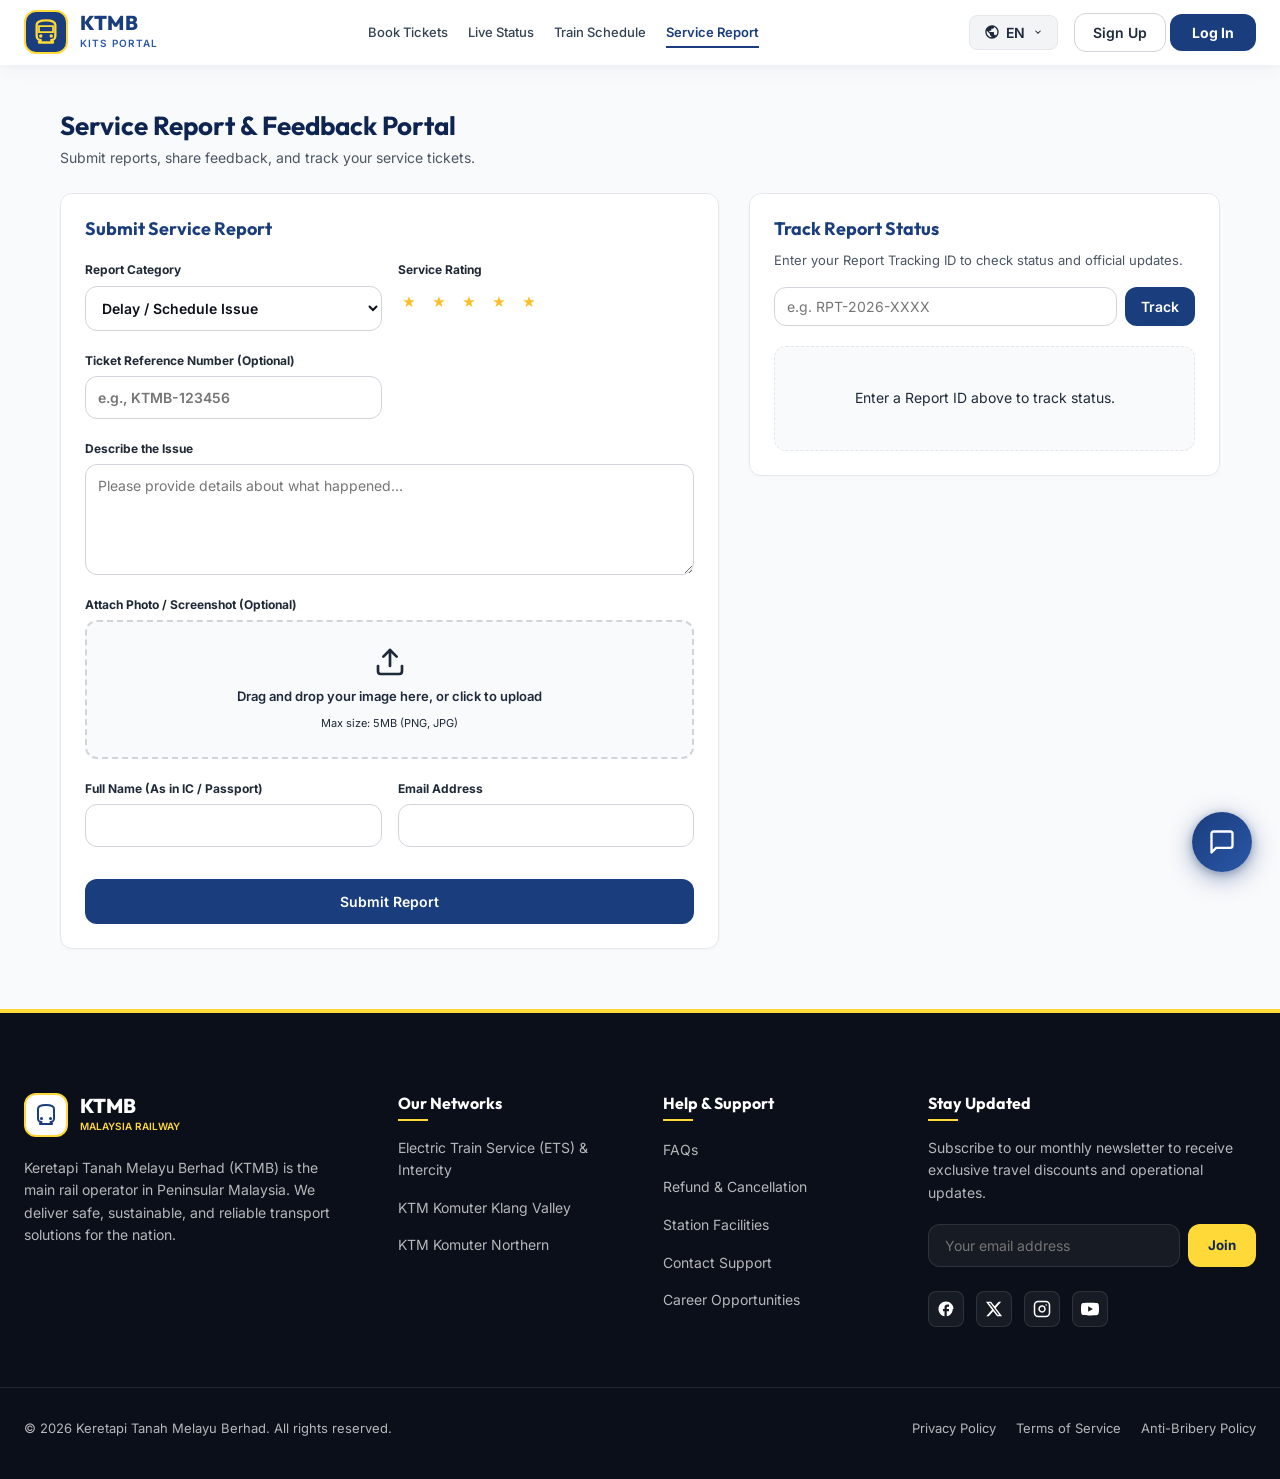
<file: reports.html>
<!DOCTYPE html>
<html lang="en">

<head>
  <meta charset="UTF-8">
  <meta name="viewport" content="width=device-width, initial-scale=1.0">
  <title>Service Report & Feedback - KTMB KITS</title>
  <meta name="description"
    content="Submit feedback or report issues regarding KTMB train services, delays, cleanliness, or ticketing systems.">
  <link rel="stylesheet" href="style.css">
</head>

<body>

  <svg style="display: none;">
    <!-- Globe -->
    <symbol id="icon-globe" viewBox="0 0 24 24">
      <path
        d="M12 2C6.48 2 2 6.48 2 12s4.48 10 10 10 10-4.48 10-10S17.52 2 12 2zm-1 17.93c-3.95-.49-7-3.85-7-7.93 0-.62.08-1.21.21-1.79L9 15v1c0 1.1.9 2 2 2v1.93zm6.9-2.53c-.26-.81-1-1.4-1.9-1.4h-1v-3c0-.55-.45-1-1-1h-6v-2h2c.55 0 1-.45 1-1V7h2c1.1 0 2-.9 2-2v-.41c2.93 1.19 5 4.06 5 7.41 0 2.08-.8 3.97-2.1 5.4z"
        fill="currentColor" />
    </symbol>
    <!-- Upload Cloud -->
    <symbol id="icon-upload" viewBox="0 0 24 24">
      <path
        d="M19.35 10.04C18.67 6.59 15.64 4 12 4 9.11 4 6.6 5.64 5.35 8.04 2.34 8.36 0 10.91 0 14c0 3.31 2.69 6 6 6h13c2.76 0 5-2.24 5-5 0-2.64-2.05-4.78-4.65-4.96zM14 13v4h-4v-4H7l5-5 5 5h-3z"
        fill="currentColor" />
    </symbol>
    <!-- Check Circle -->
    <symbol id="icon-check-circle" viewBox="0 0 24 24">
      <path
        d="M12 2C6.48 2 2 6.48 2 12s4.48 10 10 10 10-4.48 10-10S17.52 2 12 2zm-2 15l-5-5 1.41-1.41L10 14.17l7.59-7.59L19 8l-9 9z"
        fill="currentColor" />
    </symbol>
  </svg>

  <!-- HEADER -->
  <header id="site-header" class="scrolled">
    <div class="nav-container">
      <!-- Logo -->
      <a href="index.html" class="logo">
        <div class="logo-icon">
          <svg width="28" height="28" viewBox="0 0 24 24" fill="none" style="color: var(--accent);">
            <path
              d="M4 15.5C4 17.43 5.57 19 7.5 19L6 20.5v.5h12v-.5L16.5 19c1.93 0 3.5-1.57 3.5-3.5V6c0-3.5-4-4-8-4s-8 .5-8 4v9.5z"
              stroke="currentColor" stroke-width="2" stroke-linejoin="round" />
            <circle cx="7.5" cy="15.5" r="1.5" fill="currentColor" />
            <circle cx="16.5" cy="15.5" r="1.5" fill="currentColor" />
            <path d="M6 7h12v5H6V7z" stroke="currentColor" stroke-width="1.5" />
          </svg>
        </div>
        <div class="logo-text">
          <span class="logo-title">KTMB</span>
          <span class="logo-sub">KITS PORTAL</span>
        </div>
      </a>

      <!-- Menu links -->
      <nav class="nav-menu">
        <a href="index.html" class="nav-link" data-translate="nav-book">Book Tickets</a>
        <a href="status.html" class="nav-link" data-translate="nav-status">Live Status</a>
        <a href="schedule.html" class="nav-link" data-translate="nav-schedule">Train Schedule</a>
        <a href="reports.html" class="nav-link active" data-translate="nav-reports">Service Report</a>
      </nav>

      <!-- Nav CTA / Language -->
      <div class="nav-actions">
        <div class="lang-dropdown-wrapper">
          <button class="btn-lang" aria-label="Select Language">
            <svg width="16" height="16">
              <use href="#icon-globe"></use>
            </svg>
            <span>EN</span>
            <svg width="10" height="10" viewBox="0 0 24 24" fill="none" stroke="currentColor" stroke-width="2.5"
              style="margin-left: 2px; transition: transform 0.2s; vertical-align: middle;">
              <polyline points="6 9 12 15 18 9"></polyline>
            </svg>
          </button>
          <div class="lang-dropdown-menu">
            <button class="lang-option active" data-lang="en">
              <span>English (EN)</span>
            </button>
            <button class="lang-option" data-lang="bm">
              <span>Bahasa Malaysia (BM)</span>
            </button>
          </div>
        </div>

        <!-- User auth container -->
        <div class="auth-container" id="auth-container">
          <div class="logged-out-actions" id="logged-out-actions">
            <button class="btn-signup-nav" id="btn-signup-desktop" data-translate="nav-signup">Sign Up</button>
            <button class="btn-signin" id="btn-signin-desktop" data-translate="nav-login">Log In</button>
          </div>

          <div class="user-dropdown-wrapper" id="user-dropdown-wrapper" style="display:none;">
            <button class="btn-user-profile" id="btn-user-profile" aria-expanded="false" aria-haspopup="true">
              <span class="user-avatar" id="nav-user-avatar">U</span>
              <span class="user-name" id="nav-user-name">User</span>
              <svg width="12" height="12" viewBox="0 0 24 24" fill="none" stroke="currentColor" stroke-width="2.5">
                <polyline points="6 9 12 15 18 9"></polyline>
              </svg>
            </button>
            <div class="user-dropdown-menu" id="user-dropdown-menu">
              <a href="mybookings.html" id="menu-my-bookings">
                <svg width="16" height="16" viewBox="0 0 24 24" fill="none" stroke="currentColor" stroke-width="2"
                  style="margin-right: 8px; vertical-align: middle;">
                  <path d="M14 2H6a2 2 0 0 0-2 2v16a2 2 0 0 0 2 2h12a2 2 0 0 0 2-2V8z"></path>
                  <polyline points="14 2 14 8 20 8"></polyline>
                  <line x1="16" y1="13" x2="8" y2="13"></line>
                  <line x1="16" y1="17" x2="8" y2="17"></line>
                </svg>
                <span data-translate="nav-mybookings">My Bookings</span>
              </a>
              <hr class="dropdown-divider">
              <a href="#" id="menu-signout" class="text-danger">
                <svg width="16" height="16" viewBox="0 0 24 24" fill="none" stroke="currentColor" stroke-width="2"
                  style="margin-right: 8px; vertical-align: middle;">
                  <path d="M9 21H5a2 2 0 0 1-2-2V5a2 2 0 0 1 2-2h4"></path>
                  <polyline points="16 17 21 12 16 7"></polyline>
                  <line x1="21" y1="12" x2="9" y2="12"></line>
                </svg>
                <span data-translate="nav-signout">Sign Out</span>
              </a>
            </div>
          </div>
        </div>
      </div>
    </div>
  </header>

  <!-- MAIN LAYOUT -->
  <main class="booking-page-layout" style="padding-top: 110px; max-width: 1200px; margin: 0 auto 60px auto;">
    <div style="margin-bottom: 24px;">
      <h1 class="section-title" data-translate="report-title" style="font-size: 26px;">Service Report & Feedback Portal
      </h1>
      <p class="section-subtitle" data-translate="report-subtitle">Submit reports, share feedback, and track your
        service tickets.</p>
    </div>

    <div class="reports-layout-grid">
      <!-- Left Column: Report Submission Form -->
      <section class="report-form-card">
        <h2 data-translate="report-form-title"
          style="font-size: 18px; font-weight: 700; color: var(--primary); margin-bottom: 20px;">Submit Service Report
        </h2>
        <form id="service-report-form" class="modal-form">
          <div class="form-grid">
            <!-- Category -->
            <div class="form-group">
              <label for="report-category" data-translate="report-label-category">Report Category</label>
              <select id="report-category" required>
                <option value="Delay" data-translate="report-opt-delay">Delay / Schedule Issue</option>
                <option value="Cleanliness" data-translate="report-opt-clean">Onboard Cleanliness & Amenities</option>
                <option value="Staff" data-translate="report-opt-staff">Staff Behavior & Service</option>
                <option value="System" data-translate="report-opt-ticket">Ticketing & App Issue</option>
                <option value="Others" data-translate="report-opt-other">Other Feedback</option>
              </select>
            </div>
            <!-- Rating -->
            <div class="form-group">
              <label data-translate="report-label-rating">Service Rating</label>
              <div class="rating-stars-container" id="rating-stars-container">
                <button type="button" class="star-btn" data-star="1" aria-label="1 Star">★</button>
                <button type="button" class="star-btn" data-star="2" aria-label="2 Stars">★</button>
                <button type="button" class="star-btn" data-star="3" aria-label="3 Stars">★</button>
                <button type="button" class="star-btn" data-star="4" aria-label="4 Stars">★</button>
                <button type="button" class="star-btn" data-star="5" aria-label="5 Stars">★</button>
              </div>
            </div>
          </div>

          <div class="form-grid">
            <!-- Ticket Reference (Optional) -->
            <div class="form-group">
              <label for="report-ticket-ref" data-translate="report-label-ref">Ticket Reference Number
                (Optional)</label>
              <input type="text" id="report-ticket-ref" data-translate-placeholder="report-placeholder-ref"
                placeholder="e.g., KTMB-123456">
            </div>
          </div>

          <!-- Description -->
          <div class="form-group">
            <label for="report-desc" data-translate="report-label-desc">Describe the Issue</label>
            <textarea id="report-desc" rows="5" data-translate-placeholder="report-placeholder-desc"
              placeholder="Please provide details about what happened..." required
              style="padding: 12px; border: 1px solid var(--gray-300); border-radius: var(--radius-md); font-size: 14px; font-family: inherit; resize: vertical;"></textarea>
          </div>

          <!-- Photo upload simulator -->
          <div class="form-group">
            <label data-translate="report-label-photo">Attach Photo / Screenshot (Optional)</label>
            <div class="file-drop-zone" id="file-drop-zone">
              <svg width="32" height="32" viewBox="0 0 24 24" fill="none" stroke="currentColor" stroke-width="2"
                stroke-linecap="round" stroke-linejoin="round">
                <path d="M21 15v4a2 2 0 0 1-2 2H5a2 2 0 0 1-2-2v-4"></path>
                <polyline points="17 8 12 3 7 8"></polyline>
                <line x1="12" y1="3" x2="12" y2="15"></line>
              </svg>
              <p data-translate="report-photo-note">Drag and drop your image here, or click to upload</p>
              <span>Max size: 5MB (PNG, JPG)</span>
            </div>
            <input type="file" id="report-file-input" style="display: none;" accept="image/*">
            <div id="upload-preview" style="display: none;"></div>
          </div>

          <!-- Contact Fields (Autofilled if logged in) -->
          <div class="form-grid">
            <div class="form-group">
              <label for="report-name" data-translate="auth-label-name">Full Name</label>
              <input type="text" id="report-name" required>
            </div>
            <div class="form-group">
              <label for="report-email" data-translate="auth-label-email">Email Address</label>
              <input type="email" id="report-email" required>
            </div>
          </div>

          <button type="submit" class="btn-save" style="width: 100%; margin-top: 12px; padding: 14px;"
            data-translate="report-btn-submit">Submit Report</button>
        </form>
      </section>

      <!-- Right Column: Submission History Tracking -->
      <section class="report-history-card">
        <h2 data-translate="report-history-title"
          style="font-size: 18px; font-weight: 700; color: var(--primary); margin-bottom: 10px;">Track Report Status
        </h2>
        <p data-translate="report-track-desc" style="font-size: 13px; color: var(--gray-600); margin-bottom: 16px;">
          Enter your Report Tracking ID to check status and official updates.</p>

        <!-- Track Search Box -->
        <div class="track-search-group" style="display: flex; gap: 8px; margin-bottom: 20px;">
          <input type="text" id="track-report-id" data-translate-placeholder="report-track-placeholder"
            placeholder="e.g. RPT-2026-XXXX"
            style="flex: 1; padding: 10px 12px; border: 1px solid var(--gray-300); border-radius: var(--radius-md); font-size: 14px;">
          <button type="button" id="btn-track-submit" class="btn-save"
            style="padding: 10px 16px; margin: 0; font-size: 14px;" data-translate="report-track-btn">Track</button>
        </div>

        <!-- Tracked Report Result Container -->
        <div id="tracked-report-result" class="report-history-list">
          <!-- Populated dynamically via JS -->
        </div>

        <!-- Logged-in User Submissions List Shortcuts -->
        <div id="your-submissions-panel"
          style="display: none; margin-top: 24px; border-top: 1px solid var(--gray-200); padding-top: 20px;">
          <h3 data-translate="report-your-list-title"
            style="font-size: 14px; font-weight: 700; color: var(--primary); margin-bottom: 10px;">Your Submissions:
          </h3>
          <div id="your-submissions-list" style="display: flex; flex-wrap: wrap; gap: 8px;">
            <!-- Short badges populated dynamically -->
          </div>
        </div>
      </section>
    </div>
  </main>

  <!-- FOOTER -->
  <footer id="support">
    <div class="footer-container">
      <!-- Col 1: Brand Info -->
      <div class="footer-brand">
        <a href="#" class="footer-logo">
          <div class="footer-logo-icon">
            <svg width="24" height="24" viewBox="0 0 24 24" fill="none" style="color: var(--primary);">
              <path
                d="M4 15.5C4 17.43 5.57 19 7.5 19L6 20.5v.5h12v-.5L16.5 19c1.93 0 3.5-1.57 3.5-3.5V6c0-3.5-4-4-8-4s-8 .5-8 4v9.5z"
                stroke="currentColor" stroke-width="2" stroke-linejoin="round" />
              <circle cx="7.5" cy="15.5" r="1.5" fill="currentColor" />
              <circle cx="16.5" cy="15.5" r="1.5" fill="currentColor" />
            </svg>
          </div>
          <div class="logo-text">
            <span class="footer-logo-title">KTMB</span>
            <span class="footer-logo-sub">MALAYSIA RAILWAY</span>
          </div>
        </a>
        <p data-translate="footer-desc">Keretapi Tanah Melayu Berhad (KTMB) is the main rail operator in Peninsular Malaysia. We deliver safe, sustainable, and reliable transport solutions for the nation.</p>
      </div>

      <!-- Col 2: Services -->
      <div class="footer-links-col">
        <h4 data-translate="footer-networks">Our Networks</h4>
        <ul>
          <li><a href="ets-intercity.html">Electric Train Service (ETS) & Intercity</a></li>
          <li><a href="ktm-komuter.html">KTM Komuter Klang Valley</a></li>
          <li><a href="ktm-northern.html">KTM Komuter Northern</a></li>
        </ul>
      </div>

      <!-- Col 3: Quick Links -->
      <div class="footer-links-col">
        <h4 data-translate="footer-support">Help & Support</h4>
        <ul>
          <li><a href="support.html#faq" data-translate="support-tab-faq">Frequently Asked Questions</a></li>
          <li><a href="support.html#refund" data-translate="support-tab-refund">Ticket Refund & Cancellation</a></li>
          <li><a href="support.html#facilities" data-translate="support-tab-facilities">Train Station Facilities</a></li>
          <li><a href="support.html#contact" data-translate="support-tab-contact">Contact Support</a></li>
          <li><a href="support.html#careers" data-translate="support-tab-careers">Career Opportunities</a></li>
        </ul>
      </div>

      <!-- Col 4: Newsletter -->
      <div class="footer-newsletter">
        <h4 data-translate="footer-update">Stay Updated</h4>
        <p data-translate="footer-update-desc">Subscribe to our monthly newsletter to receive exclusive travel discounts and operational updates.</p>
        <form class="newsletter-form" action="#" method="POST"
          onsubmit="event.preventDefault(); alert('Subscribed successfully!');">
          <input type="email" placeholder="Your email address" data-translate-placeholder="footer-placeholder-email"
            required aria-label="Email Address">
          <button type="submit" class="btn-subscribe" data-translate="footer-btn-join">Join</button>
        </form>
        <div class="social-links">
          <a href="#" class="social-icon" aria-label="Facebook">
            <svg width="18" height="18" viewBox="0 0 24 24" fill="currentColor">
              <path d="M22 12c0-5.52-4.48-10-10-10S2 6.48 2 12c0 4.84 3.44 8.87 8 9.8V15H8v-3h2V9.5C10 7.57 11.57 6 13.5 6H16v3h-2c-.55 0-1 .45-1 1V12h3v3h-3v6.8c4.56-.93 8-4.96 8-9.8z"/>
            </svg>
          </a>
          <a href="#" class="social-icon" aria-label="Twitter">
            <svg width="18" height="18" viewBox="0 0 24 24" fill="currentColor">
              <path d="M18.244 2.25h3.308l-7.227 8.26 8.502 11.24H16.17l-5.214-6.817L4.99 21.75H1.68l7.73-8.835L1.254 2.25H8.08l4.713 6.231zm-1.161 17.52h1.833L7.084 4.126H5.117z"/>
            </svg>
          </a>
          <a href="#" class="social-icon" aria-label="Instagram">
            <svg width="18" height="18" viewBox="0 0 24 24" fill="none" stroke="currentColor" stroke-width="2" stroke-linecap="round" stroke-linejoin="round">
              <rect x="2" y="2" width="20" height="20" rx="5" ry="5"></rect>
              <path d="M16 11.37A4 4 0 1 1 12.63 8 4 4 0 0 1 16 11.37z"></path>
              <line x1="17.5" y1="6.5" x2="17.51" y2="6.5"></line>
            </svg>
          </a>
          <a href="#" class="social-icon" aria-label="YouTube">
            <svg width="18" height="18" viewBox="0 0 24 24" fill="currentColor">
              <path d="M23.498 6.163a3.003 3.003 0 0 0-2.11-2.108C19.52 3.5 12 3.5 12 3.5s-7.52 0-9.388.555a3.002 3.002 0 0 0-2.11 2.108C0 8.03 0 12 0 12s0 3.97.502 5.837a3.003 3.003 0 0 0 2.11 2.108C4.48 20.5 12 20.5 12 20.5s7.52 0 9.388-.555a3.002 3.002 0 0 0 2.11-2.108C24 15.97 24 12 24 12s0-3.97-.502-5.837zM9.545 15.568V8.432L15.818 12l-6.273 3.568z"/>
            </svg>
          </a>
        </div>
      </div>
    </div>

    <!-- Bottom Copyright -->
    <div class="footer-bottom">
      <div class="footer-copy">
        &copy; 2026 Keretapi Tanah Melayu Berhad. All rights reserved.
      </div>
      <div class="footer-policy-links">
        <a href="#" data-translate="footer-policy-privacy">Privacy Policy</a>
        <a href="#" data-translate="footer-policy-terms">Terms of Service</a>
        <a href="#" data-translate="footer-policy-antibribery">Anti-Bribery Policy</a>
      </div>
    </div>
  </footer>

  <!-- AUTH MODAL -->
  <div class="modal-overlay" id="auth-modal"
    style="display: none; align-items: center; justify-content: center; position: fixed; top: 0; left: 0; width: 100%; height: 100%; background: rgba(0,0,0,0.5); z-index: 2000;">
    <div class="modal-card"
      style="background: var(--white); border-radius: var(--radius-md); max-width: 420px; width: 90%; padding: 24px; box-shadow: var(--shadow-lg);">
      <div style="display: flex; justify-content: space-between; align-items: center; margin-bottom: 20px;">
        <h3 id="auth-modal-title" style="font-size: 18px; font-weight: 700; color: var(--primary);">Log In</h3>
        <button type="button" id="auth-modal-close"
          style="background: none; border: none; font-size: 20px; cursor: pointer; color: var(--gray-500); font-weight: 700;">&times;</button>
      </div>

      <!-- Login form -->
      <form id="auth-signin-form" class="modal-form">
        <div class="form-group">
          <label for="auth-email" data-translate="auth-label-email">Email Address</label>
          <input type="email" id="auth-email" required placeholder="name@example.com">
        </div>
        <div class="form-group">
          <label for="auth-pass" data-translate="auth-label-password">Password</label>
          <input type="password" id="auth-pass" required placeholder="••••••••">
        </div>
        <button type="submit" class="btn-save" style="width:100%; padding:12px; margin-top:10px;"
          data-translate="nav-login">Log In</button>
      </form>
    </div>
  </div>

  <div class="toast-container" id="toast-container"></div>

  <!-- Scripts -->
  <script src="assets/translations.js"></script>
  <script src="assets/notifications.js"></script>
  <script>
    // Global State
    let isLoggedIn = false;
    let currentUser = null;
    let reportRating = 5;
    let attachedFile = null;
    let activeTrackedReportId = '';

    // Toast Notification helper
    function showToast(message, type = 'success') {
      const container = document.getElementById('toast-container');
      if (!container) return;

      const toast = document.createElement('div');
      toast.className = `toast ${type}`;
      toast.innerHTML = `
        <svg width="18" height="18" fill="none" stroke="currentColor" stroke-width="2" style="margin-right:8px; vertical-align:middle;">
          <use href="#icon-check-circle"></use>
        </svg>
        <span>${message}</span>
      `;
      container.appendChild(toast);

      // Auto-remove
      setTimeout(() => {
        toast.style.animation = 'slideOutRight 0.3s cubic-bezier(0.4, 0, 0.2, 1) forwards';
        setTimeout(() => toast.remove(), 300);
      }, 3500);
    }

    // Refresh Session state
    function updateAuthUI() {
      const sessionStr = localStorage.getItem('kits_user_session');
      const userDropdown = document.getElementById('user-dropdown-wrapper');
      const loggedOutActions = document.getElementById('logged-out-actions');

      if (sessionStr) {
        isLoggedIn = true;
        currentUser = JSON.parse(sessionStr);
        if (userDropdown) userDropdown.style.display = 'block';
        if (loggedOutActions) loggedOutActions.style.display = 'none';

        document.getElementById('nav-user-avatar').textContent = currentUser.name.charAt(0).toUpperCase();
        document.getElementById('nav-user-name').textContent = currentUser.name.split(' ')[0];

        // Fill form fields
        document.getElementById('report-name').value = currentUser.name;
        document.getElementById('report-email').value = currentUser.email;
      } else {
        isLoggedIn = false;
        currentUser = null;
        if (userDropdown) userDropdown.style.display = 'none';
        if (loggedOutActions) loggedOutActions.style.display = 'block';

        // Clear form fields
        document.getElementById('report-name').value = '';
        document.getElementById('report-email').value = '';
      }

      // Seed mock reports & re-render
      seedMockReports();
      renderReportsList();
    }

    // Modal helpers
    function openAuthModal() {
      document.getElementById('auth-modal').style.display = 'flex';
    }
    function closeAuthModal() {
      document.getElementById('auth-modal').style.display = 'none';
    }

    // Seed mock database reports for demonstration
    function seedMockReports() {
      const activeEmail = currentUser ? currentUser.email : 'guest@example.com';
      const stored = localStorage.getItem('kits_reports');

      // If we don't have reports stored at all, seed some realistic defaults
      if (!stored) {
        const mockData = [
          {
            id: 'RPT-2026-F981',
            email: 'amirah@example.com',
            category: 'Delay',
            rating: 2,
            refNum: 'KTMB-980124',
            desc: 'ETS Platinum 9123 departed 25 minutes later than scheduled timetable. Cleanliness was good but schedule adherence needs improvement.',
            date: '24 Jun 2026',
            status: 'resolved',
            officer: 'Officer Assigned: Khairul Azhar',
            response: 'We sincerely apologize for the delay. The train encountered a signaling check. Operation team has been notified.'
          },
          {
            id: 'RPT-2026-B812',
            email: 'amirah@example.com',
            category: 'Cleanliness',
            rating: 3,
            refNum: '',
            desc: 'A/C in Coach C was set too cold and there was litter on the floor near seat C14.',
            date: '25 Jun 2026',
            status: 'pending',
            officer: 'Officer Assigned: Nur Shuhada',
            response: ''
          }
        ];
        localStorage.setItem('kits_reports', JSON.stringify(mockData));
      }
    }

    // Render Past Submissions
    function renderReportsList() {
      const resultContainer = document.getElementById('tracked-report-result');
      if (!resultContainer) return;

      resultContainer.innerHTML = '';
      const allReports = JSON.parse(localStorage.getItem('kits_reports') || '[]');

      // 1. Render tracked report if activeTrackedReportId is set
      if (!activeTrackedReportId) {
        resultContainer.innerHTML = `
          <div style="text-align: center; padding: 40px 20px; color: var(--gray-500); border: 1px dashed var(--gray-200); border-radius: var(--radius-md); background: var(--gray-50);">
            <p data-translate="report-track-prompt" style="margin: 0; font-size: 14px;">${t('report-track-prompt', 'Enter a Report ID above to track status.')}</p>
          </div>
        `;
      } else {
        const report = allReports.find(r => r.id.trim().toUpperCase() === activeTrackedReportId.trim().toUpperCase());
        if (!report) {
          resultContainer.innerHTML = `
            <div style="text-align: center; padding: 40px 20px; color: #ef4444; border: 1px dashed #fca5a5; border-radius: var(--radius-md); background: #fef2f2;">
              <p data-translate="report-track-not-found" style="margin: 0; font-size: 14px; font-weight: 600;">${t('report-track-not-found', 'Report not found. Please verify the ID.')}</p>
            </div>
          `;
        } else {
          // Found report - render the card
          const card = document.createElement('div');
          card.className = 'report-history-item';

          let starsHTML = '';
          for (let s = 1; s <= 5; s++) {
            starsHTML += s <= report.rating ? '★' : '☆';
          }

          const categoryLabel = getCategoryLabel(report.category);
          const statusLabel = report.status === 'resolved' ? t('report-status-resolved', 'Resolved') : t('report-status-pending', 'Under Review');

          card.innerHTML = `
            <div class="report-item-header">
              <div>
                <span class="report-item-id">${report.id}</span>
                <span class="report-item-date">${report.date}</span>
              </div>
              <span class="report-status-badge ${report.status}">${statusLabel}</span>
            </div>
            <div class="report-item-category">${categoryLabel}</div>
            <div class="report-item-stars">${starsHTML}</div>
            <div class="report-item-desc">${escapeHtml(report.desc)}</div>
            ${report.refNum ? `<div style="font-size:11px; margin-bottom:8px; color:var(--gray-600);"><strong>Ref:</strong> ${escapeHtml(report.refNum)}</div>` : ''}
            <div class="report-item-officer">${report.officer}</div>
            ${report.response ? `<div class="report-item-response">${escapeHtml(report.response)}</div>` : ''}
          `;
          resultContainer.appendChild(card);
        }
      }

      // 2. Render shortcuts list for logged-in user
      const submissionsPanel = document.getElementById('your-submissions-panel');
      const submissionsList = document.getElementById('your-submissions-list');

      if (submissionsPanel && submissionsList) {
        if (isLoggedIn && currentUser) {
          submissionsPanel.style.display = 'block';
          submissionsList.innerHTML = '';

          const myReports = allReports.filter(r => r.email === currentUser.email);
          if (myReports.length === 0) {
            submissionsList.innerHTML = `
              <span style="font-size: 13px; color: var(--gray-500); font-style: italic;" data-translate="report-empty-state">
                ${t('report-empty-state', 'You have not submitted any reports yet.')}
              </span>
            `;
          } else {
            myReports.forEach(r => {
              const btn = document.createElement('button');
              btn.type = 'button';

              // Active highlight style if tracked
              const isActive = activeTrackedReportId.trim().toUpperCase() === r.id.toUpperCase();

              btn.style.cssText = `
                padding: 6px 12px;
                border-radius: 20px;
                background: ${isActive ? 'var(--primary)' : 'rgba(26, 61, 125, 0.06)'};
                border: 1px solid ${isActive ? 'var(--primary)' : 'rgba(26, 61, 125, 0.15)'};
                color: ${isActive ? 'var(--white)' : 'var(--primary)'};
                cursor: pointer;
                font-size: 12px;
                font-weight: 600;
                transition: all 0.2s;
              `;

              btn.textContent = `${r.id} (${r.date})`;

              // Hover effect
              btn.addEventListener('mouseenter', () => {
                if (!isActive) {
                  btn.style.background = 'rgba(26, 61, 125, 0.12)';
                }
              });
              btn.addEventListener('mouseleave', () => {
                if (!isActive) {
                  btn.style.background = 'rgba(26, 61, 125, 0.06)';
                }
              });

              btn.addEventListener('click', () => {
                const trackInput = document.getElementById('track-report-id');
                if (trackInput) {
                  trackInput.value = r.id;
                }
                activeTrackedReportId = r.id;
                renderReportsList();
              });

              submissionsList.appendChild(btn);
            });
          }
        } else {
          submissionsPanel.style.display = 'none';
        }
      }
    }

    function getCategoryLabel(cat) {
      if (cat === 'Delay') return t('report-opt-delay', 'Delay / Schedule Issue');
      if (cat === 'Cleanliness') return t('report-opt-clean', 'Onboard Cleanliness & Amenities');
      if (cat === 'Staff') return t('report-opt-staff', 'Staff Behavior & Service');
      if (cat === 'System') return t('report-opt-ticket', 'Ticketing & App Issue');
      return t('report-opt-other', 'Other Feedback');
    }

    function escapeHtml(text) {
      if (!text) return '';
      return text
        .replace(/&/g, "&amp;")
        .replace(/</g, "&lt;")
        .replace(/>/g, "&gt;")
        .replace(/"/g, "&quot;")
        .replace(/'/g, "&#039;");
    }

    // Set rating stars UI
    function setRating(rating) {
      reportRating = rating;
      const stars = document.querySelectorAll('#rating-stars-container .star-btn');
      stars.forEach(btn => {
        const val = parseInt(btn.getAttribute('data-star'));
        if (val <= rating) {
          btn.classList.add('active');
        } else {
          btn.classList.remove('active');
        }
      });
    }

    // Wire Star Hovering
    function initStarRating() {
      const container = document.getElementById('rating-stars-container');
      if (!container) return;

      const stars = container.querySelectorAll('.star-btn');
      stars.forEach(btn => {
        btn.addEventListener('click', () => {
          const val = parseInt(btn.getAttribute('data-star'));
          setRating(val);
        });

        btn.addEventListener('mouseenter', () => {
          const val = parseInt(btn.getAttribute('data-star'));
          stars.forEach(s => {
            const sVal = parseInt(s.getAttribute('data-star'));
            if (sVal <= val) {
              s.classList.add('hovered');
            } else {
              s.classList.remove('hovered');
            }
          });
        });
      });

      container.addEventListener('mouseleave', () => {
        stars.forEach(s => s.classList.remove('hovered'));
      });

      // Default rating
      setRating(5);
    }

    // Image Upload drag-and-drop simulator
    function initImageUpload() {
      const zone = document.getElementById('file-drop-zone');
      const input = document.getElementById('report-file-input');
      const preview = document.getElementById('upload-preview');

      if (!zone || !input) return;

      zone.addEventListener('click', () => input.click());

      zone.addEventListener('dragover', (e) => {
        e.preventDefault();
        zone.style.borderColor = 'var(--primary)';
        zone.style.backgroundColor = 'rgba(26, 61, 125, 0.05)';
      });

      zone.addEventListener('dragleave', () => {
        zone.style.borderColor = 'var(--gray-300)';
        zone.style.backgroundColor = 'var(--gray-50)';
      });

      zone.addEventListener('drop', (e) => {
        e.preventDefault();
        zone.style.borderColor = 'var(--gray-300)';
        zone.style.backgroundColor = 'var(--gray-50)';

        if (e.dataTransfer.files.length > 0) {
          handleFile(e.dataTransfer.files[0]);
        }
      });

      input.addEventListener('change', () => {
        if (input.files.length > 0) {
          handleFile(input.files[0]);
        }
      });

      function handleFile(file) {
        if (!file.type.startsWith('image/')) {
          showToast(t('alert-invalid-file', 'Please select an image file.'), 'error');
          return;
        }
        if (file.size > 5 * 1024 * 1024) {
          showToast(t('alert-file-size', 'File size must be less than 5MB.'), 'error');
          return;
        }

        attachedFile = file;
        preview.style.display = 'flex';
        preview.className = 'uploaded-preview-container';
        preview.innerHTML = `
          <svg width="16" height="16" viewBox="0 0 24 24" fill="none" stroke="currentColor" stroke-width="2">
            <path d="M21.44 11.05l-9.19 9.19a6 6 0 0 1-8.49-8.49l9.19-9.19a4 4 0 0 1 5.66 5.66l-9.2 9.19a2 2 0 0 1-2.83-2.83l8.49-8.48"></path>
          </svg>
          <span>${escapeHtml(file.name)} (${(file.size / 1024 / 1024).toFixed(2)} MB)</span>
          <button type="button" class="btn-remove-upload" id="btn-remove-upload">&times;</button>
        `;

        document.getElementById('btn-remove-upload').addEventListener('click', () => {
          attachedFile = null;
          preview.innerHTML = '';
          preview.style.display = 'none';
          input.value = '';
        });
      }
    }

    // Submit Report Handler
    function initFormSubmit() {
      const form = document.getElementById('service-report-form');
      if (!form) return;

      form.addEventListener('submit', (e) => {
        e.preventDefault();

        const category = document.getElementById('report-category').value;
        const ticketRef = document.getElementById('report-ticket-ref').value.trim();
        const desc = document.getElementById('report-desc').value.trim();
        const contactName = document.getElementById('report-name').value.trim();
        const contactEmail = document.getElementById('report-email').value.trim();

        if (!desc) {
          showToast(t('report-alert-desc-required', 'Please describe the issue in detail.'), 'error');
          return;
        }

        // Validate ticket reference formatting if entered
        if (ticketRef !== '') {
          const refPattern = /^KTMB-\d{6}$/i;
          if (!refPattern.test(ticketRef)) {
            showToast(t('report-alert-invalid-ref', 'Invalid Ticket Reference. Format must be KTMB-XXXXXX (6 digits).'), 'error');
            document.getElementById('report-ticket-ref').focus();
            return;
          }
        }

        // Generate mock tracking details
        const suffix = Math.random().toString(36).substring(2, 6).toUpperCase();
        const reportId = `RPT-2026-${suffix}`;

        const now = new Date();
        const monthNames = ["Jun", "Jul", "Aug", "Sep", "Oct", "Nov", "Dec"];
        const dateString = `${now.getDate()} ${monthNames[0]} ${now.getFullYear()}`;

        const reportData = {
          id: reportId,
          email: currentUser ? currentUser.email : 'guest@example.com',
          category: category,
          rating: reportRating,
          refNum: ticketRef,
          desc: desc,
          date: dateString,
          status: 'pending',
          officer: 'Officer Assigned: Nur Shuhada',
          response: ''
        };

        // Save to LocalStorage
        const allReports = JSON.parse(localStorage.getItem('kits_reports') || '[]');
        allReports.unshift(reportData);
        localStorage.setItem('kits_reports', JSON.stringify(allReports));

        // Toast Alert & Clean Form
        showToast(t('report-alert-success', 'Report submitted successfully! Your tracking ID is ') + reportId, 'success');

        form.reset();
        setRating(5);
        attachedFile = null;
        const preview = document.getElementById('upload-preview');
        preview.innerHTML = '';
        preview.style.display = 'none';

        // Re-sync name & email if logged in
        if (currentUser) {
          document.getElementById('report-name').value = currentUser.name;
          document.getElementById('report-email').value = currentUser.email;
        }

        // Set search input to newly generated ID
        const trackInput = document.getElementById('track-report-id');
        if (trackInput) {
          trackInput.value = reportId;
        }
        activeTrackedReportId = reportId;

        renderReportsList();
      });
    }

    // Header interaction scripts
    document.addEventListener('DOMContentLoaded', () => {
      // lang dropdown
      const btnLang = document.querySelector('.btn-lang');
      const langMenu = document.querySelector('.lang-dropdown-menu');

      if (btnLang && langMenu) {
        btnLang.addEventListener('click', (e) => {
          e.stopPropagation();
          langMenu.classList.toggle('open');
        });

        document.addEventListener('click', () => {
          langMenu.classList.remove('open');
        });

        langMenu.querySelectorAll('.lang-option').forEach(opt => {
          opt.addEventListener('click', () => {
            const lang = opt.getAttribute('data-lang');
            applyLanguage(lang);
            renderReportsList(); // Refresh items translation
          });
        });
      }

      // user profile dropdown
      const btnProfile = document.getElementById('btn-user-profile');
      const profileMenu = document.getElementById('user-dropdown-menu');

      if (btnProfile && profileMenu) {
        btnProfile.addEventListener('click', (e) => {
          e.stopPropagation();
          profileMenu.classList.toggle('open');
        });

        document.addEventListener('click', () => {
          profileMenu.classList.remove('open');
        });
      }

      // logout trigger
      const menuSignout = document.getElementById('menu-signout');
      if (menuSignout) {
        menuSignout.addEventListener('click', (e) => {
          e.preventDefault();
          localStorage.removeItem('kits_user_session');
          updateAuthUI();
          showToast(t('alert-logout-success', 'Logged out successfully!'), 'success');
        });
      }

      // login drawer/modal buttons
      const btnSigninDesktop = document.getElementById('btn-signin-desktop');
      const btnCloseAuth = document.getElementById('auth-modal-close');

      if (btnSigninDesktop) btnSigninDesktop.addEventListener('click', openAuthModal);
      if (btnCloseAuth) btnCloseAuth.addEventListener('click', closeAuthModal);

      // handle login submit
      const signinForm = document.getElementById('auth-signin-form');
      if (signinForm) {
        signinForm.addEventListener('submit', (e) => {
          e.preventDefault();
          const emailInput = document.getElementById('auth-email').value.trim();

          // Set mock user session
          const mockUser = {
            email: emailInput,
            name: emailInput.split('@')[0].replace('.', ' ').replace(/\b\w/g, c => c.toUpperCase()),
            idType: 'IC',
            idNum: '950812-14-5678',
            gender: 'Female'
          };
          localStorage.setItem('kits_user_session', JSON.stringify(mockUser));
          updateAuthUI();
          closeAuthModal();
          showToast(t('alert-login-success', 'Logged in successfully!'), 'success');
        });
      }

      // Cross-tab storage listeners
      window.addEventListener('storage', (e) => {
        if (e.key === 'kits_user_session') {
          updateAuthUI();
        }
      });

      // Track input handlers
      const trackInput = document.getElementById('track-report-id');
      const trackBtn = document.getElementById('btn-track-submit');

      if (trackInput && trackBtn) {
        trackBtn.addEventListener('click', () => {
          activeTrackedReportId = trackInput.value.trim();
          renderReportsList();
        });

        trackInput.addEventListener('keyup', (e) => {
          if (e.key === 'Enter') {
            activeTrackedReportId = trackInput.value.trim();
            renderReportsList();
          }
        });
      }

      // Initial page run
      updateAuthUI();
      initStarRating();
      initImageUpload();
      initFormSubmit();
    });
  </script>

  <!-- AI Chatbot Widget -->
  <script src="assets/chatbot.js"></script>
</body>

</html>
</file>
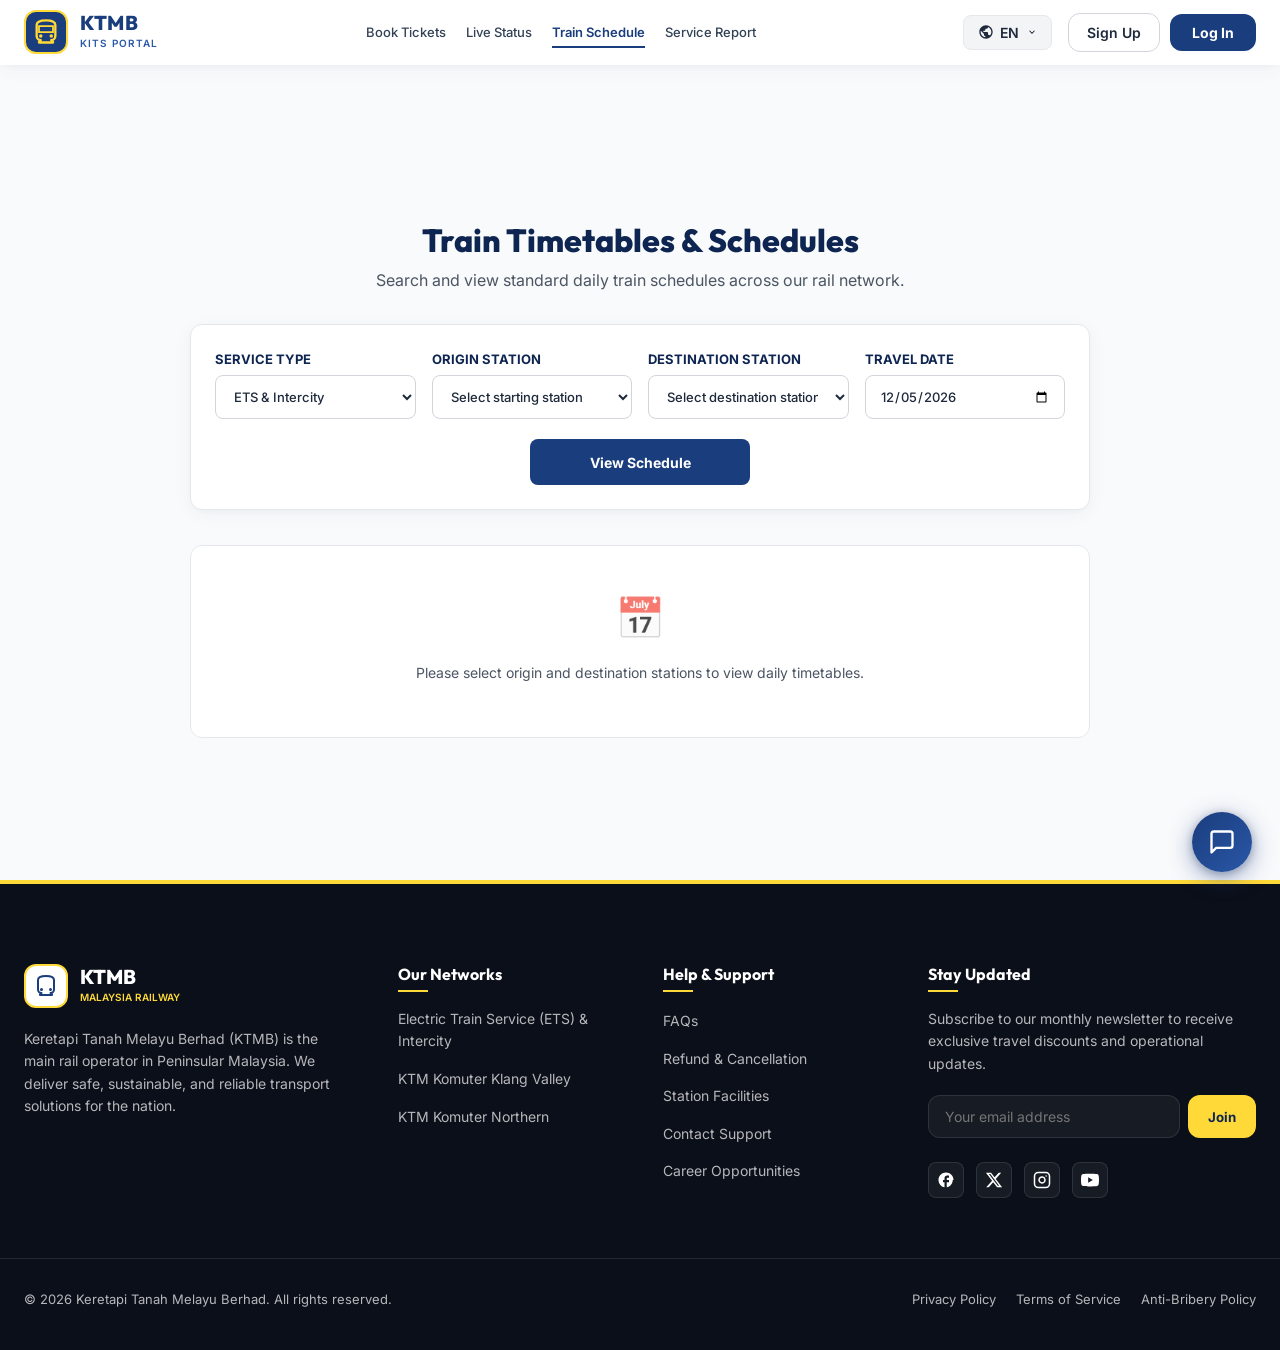
<file: schedule.html>
<!DOCTYPE html>
<html lang="en">

<head>
  <meta charset="UTF-8">
  <meta name="viewport" content="width=device-width, initial-scale=1.0">
  <title>Train Schedule - KTMB KITS</title>
  <link rel="stylesheet" href="style.css">
  <style>
    .schedule-results-wrapper {
      max-width: 900px;
      margin: 0 auto;
      display: flex;
      flex-direction: column;
      gap: 16px;
    }

    .schedule-card {
      background: var(--white);
      border: 1px solid var(--gray-200);
      border-radius: var(--radius-md);
      box-shadow: var(--shadow-sm);
      overflow: hidden;
      transition: var(--transition-fast);
    }

    .schedule-card:hover {
      border-color: var(--primary-light);
      box-shadow: var(--shadow-md);
    }

    .schedule-card-body {
      padding: 20px;
      display: grid;
      grid-template-columns: 1.5fr 2fr 1.2fr;
      gap: 20px;
      align-items: center;
    }

    @media (max-width: 768px) {
      .schedule-card-body {
        grid-template-columns: 1fr;
        gap: 16px;
        text-align: center;
      }
    }

    .schedule-train-info {
      display: flex;
      flex-direction: column;
      gap: 6px;
    }

    .schedule-train-name {
      font-size: 16px;
      font-weight: 700;
      color: var(--primary);
      font-family: var(--font-display);
    }

    .schedule-train-type {
      font-size: 11px;
      font-weight: 700;
      padding: 2px 8px;
      background: var(--gray-100);
      color: var(--gray-600);
      border-radius: var(--radius-full);
      display: inline-block;
      width: fit-content;
    }

    .schedule-timeline {
      display: flex;
      justify-content: space-between;
      align-items: center;
      gap: 12px;
      position: relative;
    }

    .schedule-time-block {
      display: flex;
      flex-direction: column;
      align-items: center;
    }

    .schedule-time {
      font-size: 18px;
      font-weight: 800;
      color: var(--dark-900);
      font-family: var(--font-display);
    }

    .schedule-station {
      font-size: 12px;
      color: var(--gray-600);
      margin-top: 2px;
      text-align: center;
    }

    .schedule-arrow-line {
      flex: 1;
      height: 2px;
      background: var(--gray-300);
      position: relative;
      margin: 0 10px;
    }

    .schedule-arrow-line::after {
      content: '';
      position: absolute;
      right: 0;
      top: -3px;
      width: 8px;
      height: 8px;
      border-top: 2px solid var(--gray-400);
      border-right: 2px solid var(--gray-400);
      transform: rotate(45deg);
    }

    .schedule-action-block {
      display: flex;
      flex-direction: column;
      align-items: flex-end;
      gap: 6px;
    }

    @media (max-width: 768px) {
      .schedule-action-block {
        align-items: center;
      }
    }

    .schedule-duration {
      font-size: 12px;
      font-weight: 600;
      color: var(--gray-600);
    }

    .schedule-platform {
      font-size: 12px;
      color: var(--gray-600);
    }
  </style>
</head>

<body>

  <svg style="display: none;">
    <!-- Globe -->
    <symbol id="icon-globe" viewBox="0 0 24 24">
      <path
        d="M12 2C6.48 2 2 6.48 2 12s4.48 10 10 10 10-4.48 10-10S17.52 2 12 2zm-1 17.93c-3.95-.49-7-3.85-7-7.93 0-.62.08-1.21.21-1.79L9 15v1c0 1.1.9 2 2 2v1.93zm6.9-2.53c-.26-.81-1-1.4-1.9-1.4h-1v-3c0-.55-.45-1-1-1h-6v-2h2c.55 0 1-.45 1-1V7h2c1.1 0 2-.9 2-2v-.41c2.93 1.19 5 4.06 5 7.41 0 2.08-.8 3.97-2.1 5.4z"
        fill="currentColor" />
    </symbol>
  </svg>

  <!-- HEADER -->
  <header id="site-header" class="scrolled">
    <div class="nav-container">
      <!-- Logo -->
      <a href="index.html" class="logo">
        <div class="logo-icon">
          <svg width="28" height="28" viewBox="0 0 24 24" fill="none" style="color: var(--accent);">
            <path
              d="M4 15.5C4 17.43 5.57 19 7.5 19L6 20.5v.5h12v-.5L16.5 19c1.93 0 3.5-1.57 3.5-3.5V6c0-3.5-4-4-8-4s-8 .5-8 4v9.5z"
              stroke="currentColor" stroke-width="2" stroke-linejoin="round" />
            <circle cx="7.5" cy="15.5" r="1.5" fill="currentColor" />
            <circle cx="16.5" cy="15.5" r="1.5" fill="currentColor" />
            <path d="M6 7h12v5H6V7z" stroke="currentColor" stroke-width="1.5" />
          </svg>
        </div>
        <div class="logo-text">
          <span class="logo-title">KTMB</span>
          <span class="logo-sub">KITS PORTAL</span>
        </div>
      </a>

      <!-- Menu links -->
      <nav class="nav-menu">
        <a href="index.html" class="nav-link" data-translate="nav-book">Book Tickets</a>
        <a href="status.html" class="nav-link" data-translate="nav-status">Live Status</a>
        <a href="schedule.html" class="nav-link active" data-translate="nav-schedule">Train Schedule</a>
        <a href="reports.html" class="nav-link" data-translate="nav-reports">Service Report</a>
      </nav>

      <!-- Nav CTA / Language -->
      <div class="nav-actions">
        <div class="lang-dropdown-wrapper">
          <button class="btn-lang" aria-label="Select Language">
            <svg width="16" height="16">
              <use href="#icon-globe"></use>
            </svg>
            <span>EN</span>
            <svg width="10" height="10" viewBox="0 0 24 24" fill="none" stroke="currentColor" stroke-width="2.5"
              style="margin-left: 2px; transition: transform 0.2s; vertical-align: middle;">
              <polyline points="6 9 12 15 18 9"></polyline>
            </svg>
          </button>
          <div class="lang-dropdown-menu">
            <button class="lang-option active" data-lang="en">
              <span>English (EN)</span>
            </button>
            <button class="lang-option" data-lang="bm">
              <span>Bahasa Malaysia (BM)</span>
            </button>
          </div>
        </div>

        <!-- User auth container -->
        <div class="auth-container" id="auth-container">
          <div class="logged-out-actions" id="logged-out-actions">
            <button class="btn-signup-nav" id="btn-signup-desktop" data-translate="nav-signup">Sign Up</button>
            <button class="btn-signin" id="btn-signin-desktop" data-translate="nav-login">Log In</button>
          </div>

          <div class="user-dropdown-wrapper" id="user-dropdown-wrapper" style="display:none;">
            <button class="btn-user-profile" id="btn-user-profile" aria-expanded="false" aria-haspopup="true">
              <span class="user-avatar" id="nav-user-avatar">U</span>
              <span class="user-name" id="nav-user-name">User</span>
              <svg width="12" height="12" viewBox="0 0 24 24" fill="none" stroke="currentColor" stroke-width="2.5">
                <polyline points="6 9 12 15 18 9"></polyline>
              </svg>
            </button>
            <div class="user-dropdown-menu" id="user-dropdown-menu">
              <a href="mybookings.html" id="menu-my-bookings">
                <svg width="16" height="16" viewBox="0 0 24 24" fill="none" stroke="currentColor" stroke-width="2"
                  style="margin-right: 8px; vertical-align: middle;">
                  <path d="M14 2H6a2 2 0 0 0-2 2v16a2 2 0 0 0 2 2h12a2 2 0 0 0 2-2V8z"></path>
                  <polyline points="14 2 14 8 20 8"></polyline>
                  <line x1="16" y1="13" x2="8" y2="13"></line>
                  <line x1="16" y1="17" x2="8" y2="17"></line>
                </svg>
                <span data-translate="nav-mybookings">My Bookings</span>
              </a>
              <hr class="dropdown-divider">
              <a href="#" id="menu-signout" class="text-danger">
                <svg width="16" height="16" viewBox="0 0 24 24" fill="none" stroke="currentColor" stroke-width="2"
                  style="margin-right: 8px; vertical-align: middle;">
                  <path d="M9 21H5a2 2 0 0 1-2-2V5a2 2 0 0 1 2-2h4"></path>
                  <polyline points="16 17 21 12 16 7"></polyline>
                  <line x1="21" y1="12" x2="9" y2="12"></line>
                </svg>
                <span data-translate="nav-signout">Sign Out</span>
              </a>
            </div>
          </div>
        </div>
      </div>
    </div>
  </header>

  <!-- MAIN CONTAINER -->
  <main class="status-board-container" style="padding-top: 120px; min-height: 80vh;">
    <div class="status-header-block">
      <h1 data-translate="schedule-title">Train Timetables & Schedules</h1>
      <p data-translate="schedule-subtitle">Search and view standard daily train schedules across our rail network.</p>
    </div>

    <!-- Search Form -->
    <form id="schedule-search-form"
      style="display: flex; flex-wrap: wrap; gap: 16px; align-items: flex-end; max-width: 900px; margin: 0 auto 35px; background: var(--white); padding: 24px; border-radius: var(--radius-md); box-shadow: var(--shadow-md); border: 1px solid var(--gray-200);">
      <div style="flex: 1; min-width: 200px; display: flex; flex-direction: column; gap: 6px;">
        <label style="font-weight: 700; color: var(--primary-dark); font-size: 13px; text-transform: uppercase;"
          data-translate="widget-label-service">Service Type</label>
        <select id="schedule-service-select" class="sort-select"
          style="width: 100%; padding: 12px 14px; border-radius: var(--radius-sm); border: 1px solid var(--gray-300); outline: none; font-weight: 500;">
          <option value="ets-intercity" data-translate="widget-tab-ets">ETS & Intercity</option>
          <option value="komuter-kl" data-translate="widget-tab-komuter-kl">Komuter Klang Valley</option>
          <option value="komuter-north" data-translate="widget-tab-komuter-north">Komuter Northern</option>
        </select>
      </div>
      <div style="flex: 1; min-width: 200px; display: flex; flex-direction: column; gap: 6px;">
        <label style="font-weight: 700; color: var(--primary-dark); font-size: 13px; text-transform: uppercase;"
          data-translate="widget-label-origin">Origin Station</label>
        <select id="schedule-origin-select" class="sort-select" required
          style="width: 100%; padding: 12px 14px; border-radius: var(--radius-sm); border: 1px solid var(--gray-300); outline: none; font-weight: 500;">
          <option value="" disabled selected data-translate="select-origin-placeholder">Select starting station</option>
        </select>
      </div>
      <div style="flex: 1; min-width: 200px; display: flex; flex-direction: column; gap: 6px;">
        <label style="font-weight: 700; color: var(--primary-dark); font-size: 13px; text-transform: uppercase;"
          data-translate="widget-label-dest">Destination Station</label>
        <select id="schedule-dest-select" class="sort-select" required
          style="width: 100%; padding: 12px 14px; border-radius: var(--radius-sm); border: 1px solid var(--gray-300); outline: none; font-weight: 500;">
          <option value="" disabled selected data-translate="select-dest-placeholder">Select destination station
          </option>
        </select>
      </div>
      <div style="flex: 1; min-width: 160px; display: flex; flex-direction: column; gap: 6px;">
        <label style="font-weight: 700; color: var(--primary-dark); font-size: 13px; text-transform: uppercase;"
          data-translate="widget-label-date">Travel Date</label>
        <input type="date" id="schedule-date-input" class="sort-select"
          style="width: 100%; padding: 12px 14px; border-radius: var(--radius-sm); border: 1px solid var(--gray-300); outline: none; font-weight: 500; cursor: pointer;">
      </div>
      <div style="width: 100%; display: flex; justify-content: center; margin-top: 4px;">
        <button type="submit" class="btn-save"
          style="width: 220px; height: 46px; border-radius: var(--radius-sm); font-size: 14px; display: flex; align-items: center; justify-content: center; font-weight: 700;"
          data-translate="schedule-btn-search">View Schedule</button>
      </div>
    </form>

    <!-- Results Panel -->
    <div class="schedule-results-wrapper" id="schedule-results-container">
      <!-- Default state -->
      <div class="empty-passenger-state"
        style="padding: 40px 20px; background: var(--white); border-radius: var(--radius-md); border: 1px solid var(--gray-200);">
        <div class="empty-icon" style="font-size: 40px; margin-bottom: 12px;">📅</div>
        <p style="font-size: 14px; color: var(--gray-600);" id="schedule-prompt-text"
          data-translate="schedule-prompt-default">Please select origin and destination stations to view daily
          timetables.</p>
      </div>
    </div>
  </main>

  <!-- FOOTER -->
  <footer id="support">
    <div class="footer-container">
      <!-- Col 1: Brand Info -->
      <div class="footer-brand">
        <a href="#" class="footer-logo">
          <div class="footer-logo-icon">
            <svg width="24" height="24" viewBox="0 0 24 24" fill="none" style="color: var(--primary);">
              <path
                d="M4 15.5C4 17.43 5.57 19 7.5 19L6 20.5v.5h12v-.5L16.5 19c1.93 0 3.5-1.57 3.5-3.5V6c0-3.5-4-4-8-4s-8 .5-8 4v9.5z"
                stroke="currentColor" stroke-width="2" stroke-linejoin="round" />
              <circle cx="7.5" cy="15.5" r="1.5" fill="currentColor" />
              <circle cx="16.5" cy="15.5" r="1.5" fill="currentColor" />
            </svg>
          </div>
          <div class="logo-text">
            <span class="footer-logo-title">KTMB</span>
            <span class="footer-logo-sub">MALAYSIA RAILWAY</span>
          </div>
        </a>
        <p data-translate="footer-desc">Keretapi Tanah Melayu Berhad (KTMB) is the main rail operator in Peninsular Malaysia. We deliver safe, sustainable, and reliable transport solutions for the nation.</p>
      </div>

      <!-- Col 2: Services -->
      <div class="footer-links-col">
        <h4 data-translate="footer-networks">Our Networks</h4>
        <ul>
          <li><a href="ets-intercity.html">Electric Train Service (ETS) & Intercity</a></li>
          <li><a href="ktm-komuter.html">KTM Komuter Klang Valley</a></li>
          <li><a href="ktm-northern.html">KTM Komuter Northern</a></li>
        </ul>
      </div>

      <!-- Col 3: Quick Links -->
      <div class="footer-links-col">
        <h4 data-translate="footer-support">Help & Support</h4>
        <ul>
          <li><a href="support.html#faq" data-translate="support-tab-faq">Frequently Asked Questions</a></li>
          <li><a href="support.html#refund" data-translate="support-tab-refund">Ticket Refund & Cancellation</a></li>
          <li><a href="support.html#facilities" data-translate="support-tab-facilities">Train Station Facilities</a></li>
          <li><a href="support.html#contact" data-translate="support-tab-contact">Contact Support</a></li>
          <li><a href="support.html#careers" data-translate="support-tab-careers">Career Opportunities</a></li>
        </ul>
      </div>

      <!-- Col 4: Newsletter -->
      <div class="footer-newsletter">
        <h4 data-translate="footer-update">Stay Updated</h4>
        <p data-translate="footer-update-desc">Subscribe to our monthly newsletter to receive exclusive travel discounts and operational updates.</p>
        <form class="newsletter-form" action="#" method="POST"
          onsubmit="event.preventDefault(); alert('Subscribed successfully!');">
          <input type="email" placeholder="Your email address" data-translate-placeholder="footer-placeholder-email"
            required aria-label="Email Address">
          <button type="submit" class="btn-subscribe" data-translate="footer-btn-join">Join</button>
        </form>
        <div class="social-links">
          <a href="#" class="social-icon" aria-label="Facebook">
            <svg width="18" height="18" viewBox="0 0 24 24" fill="currentColor">
              <path d="M22 12c0-5.52-4.48-10-10-10S2 6.48 2 12c0 4.84 3.44 8.87 8 9.8V15H8v-3h2V9.5C10 7.57 11.57 6 13.5 6H16v3h-2c-.55 0-1 .45-1 1V12h3v3h-3v6.8c4.56-.93 8-4.96 8-9.8z"/>
            </svg>
          </a>
          <a href="#" class="social-icon" aria-label="Twitter">
            <svg width="18" height="18" viewBox="0 0 24 24" fill="currentColor">
              <path d="M18.244 2.25h3.308l-7.227 8.26 8.502 11.24H16.17l-5.214-6.817L4.99 21.75H1.68l7.73-8.835L1.254 2.25H8.08l4.713 6.231zm-1.161 17.52h1.833L7.084 4.126H5.117z"/>
            </svg>
          </a>
          <a href="#" class="social-icon" aria-label="Instagram">
            <svg width="18" height="18" viewBox="0 0 24 24" fill="none" stroke="currentColor" stroke-width="2" stroke-linecap="round" stroke-linejoin="round">
              <rect x="2" y="2" width="20" height="20" rx="5" ry="5"></rect>
              <path d="M16 11.37A4 4 0 1 1 12.63 8 4 4 0 0 1 16 11.37z"></path>
              <line x1="17.5" y1="6.5" x2="17.51" y2="6.5"></line>
            </svg>
          </a>
          <a href="#" class="social-icon" aria-label="YouTube">
            <svg width="18" height="18" viewBox="0 0 24 24" fill="currentColor">
              <path d="M23.498 6.163a3.003 3.003 0 0 0-2.11-2.108C19.52 3.5 12 3.5 12 3.5s-7.52 0-9.388.555a3.002 3.002 0 0 0-2.11 2.108C0 8.03 0 12 0 12s0 3.97.502 5.837a3.003 3.003 0 0 0 2.11 2.108C4.48 20.5 12 20.5 12 20.5s7.52 0 9.388-.555a3.002 3.002 0 0 0 2.11-2.108C24 15.97 24 12 24 12s0-3.97-.502-5.837zM9.545 15.568V8.432L15.818 12l-6.273 3.568z"/>
            </svg>
          </a>
        </div>
      </div>
    </div>

    <!-- Bottom Copyright -->
    <div class="footer-bottom">
      <div class="footer-copy">
        &copy; 2026 Keretapi Tanah Melayu Berhad. All rights reserved.
      </div>
      <div class="footer-policy-links">
        <a href="#" data-translate="footer-policy-privacy">Privacy Policy</a>
        <a href="#" data-translate="footer-policy-terms">Terms of Service</a>
        <a href="#" data-translate="footer-policy-antibribery">Anti-Bribery Policy</a>
      </div>
    </div>
  </footer>

  <!-- AUTHENTICATION MODAL -->
  <div class="modal-overlay" id="auth-modal">
    <div class="modal-card">
      <button class="modal-close" id="auth-modal-close" aria-label="Close modal">&times;</button>
      <div class="modal-header">
        <div class="modal-title-block">
          <svg width="20" height="20" viewBox="0 0 24 24" fill="none" stroke="currentColor" stroke-width="2"
            style="color: var(--primary); vertical-align: middle; margin-right: 8px;">
            <path d="M20 21v-2a4 4 0 0 0-4-4H8a4 4 0 0 0-4 4v2"></path>
            <circle cx="12" cy="7" r="4"></circle>
          </svg>
          <span data-translate="auth-title"
            style="font-family: var(--font-display); font-weight: 700; font-size: 18px; color: var(--primary);">KITS
            Account</span>
        </div>
      </div>

      <div class="modal-tabs" id="auth-modal-tabs">
        <button class="modal-tab-btn active" id="auth-tab-btn-signin" data-translate="auth-tab-signin">Sign In</button>
        <button class="modal-tab-btn" id="auth-tab-btn-signup" data-translate="auth-tab-signup">Sign Up</button>
      </div>

      <div class="modal-body">
        <!-- Sign In Form -->
        <div class="tab-content active" id="auth-tab-content-signin">
          <form class="modal-form" id="auth-signin-form">
            <div class="form-group">
              <label for="auth-signin-email" data-translate="auth-label-email">Email Address</label>
              <input type="email" id="auth-signin-email" placeholder="e.g. name@example.com" required>
            </div>
            <div class="form-group">
              <label for="auth-signin-password" data-translate="auth-label-password">Password</label>
              <input type="password" id="auth-signin-password" placeholder="••••••••" required>
            </div>

            <div
              style="display: flex; justify-content: space-between; align-items: center; margin-bottom: 20px; font-size: 13px;">
              <label style="display: flex; align-items: center; gap: 6px; color: var(--gray-600); cursor: pointer;">
                <input type="checkbox" id="auth-remember-me" style="accent-color: var(--primary);">
                <span data-translate="auth-label-remember">Remember Me</span>
              </label>
              <a class="forgot-link" id="auth-forgot-link" data-translate="auth-label-forgot">Forgot Password?</a>
            </div>

            <button type="submit" class="btn-save" style="width: 100%; margin-top: 10px;"
              data-translate="auth-btn-signin">Sign In</button>

            <p class="auth-switch-prompt" data-translate="auth-prompt-noaccount">
              Don't have an account? <a class="auth-switch-link" id="auth-switch-to-signup">Sign Up</a>
            </p>
          </form>
        </div>

        <!-- Sign Up Form -->
        <div class="tab-content" id="auth-tab-content-signup">
          <form class="modal-form" id="auth-signup-form">
            <div class="form-group">
              <label for="auth-signup-name" data-translate="auth-label-name">Full Name (As in IC / Passport)</label>
              <input type="text" id="auth-signup-name" placeholder="Enter your full name" required>
            </div>
            <div class="form-group">
              <label for="auth-signup-email" data-translate="auth-label-email">Email Address</label>
              <input type="email" id="auth-signup-email" placeholder="e.g. name@example.com" required>
            </div>
            <div class="form-grid" style="margin-bottom: 0;">
              <div class="form-group">
                <label for="auth-signup-password" data-translate="auth-label-password">Password</label>
                <input type="password" id="auth-signup-password" placeholder="Min. 8 characters" minlength="8" required>
              </div>
              <div class="form-group">
                <label for="auth-signup-confirm-password" data-translate="auth-label-confirm">Confirm Password</label>
                <input type="password" id="auth-signup-confirm-password" placeholder="Re-enter password" required>
              </div>
            </div>
            <div class="form-grid" style="margin-bottom: 15px;">
              <div class="form-group">
                <label for="auth-signup-id-type" data-translate="auth-label-idtype">ID Document Type</label>
                <select id="auth-signup-id-type" class="sort-select">
                  <option value="IC" data-translate="auth-opt-ic">NRIC (MyKad)</option>
                  <option value="Passport" data-translate="auth-opt-passport">Passport</option>
                </select>
              </div>
              <div class="form-group">
                <label for="auth-signup-gender" data-translate="auth-label-gender">Gender</label>
                <select id="auth-signup-gender" class="sort-select">
                  <option value="Male" data-translate="auth-opt-male">Male</option>
                  <option value="Female" data-translate="auth-opt-female">Female</option>
                </select>
              </div>
            </div>
            <div class="form-group">
              <label for="auth-signup-id-num" id="auth-signup-id-num-label" data-translate="auth-label-idnum">NRIC
                (MyKad) Number</label>
              <input type="text" id="auth-signup-id-num" placeholder="e.g. 950812-14-5678" required>
            </div>

            <button type="submit" class="btn-save" style="width: 100%; margin-top: 10px;"
              data-translate="auth-btn-signup">Create Account</button>

            <p class="auth-switch-prompt" data-translate="auth-prompt-hasaccount">
              Already have an account? <a class="auth-switch-link" id="auth-switch-to-signin">Sign In</a>
            </p>
          </form>
        </div>

        <!-- Forgot Password Tab -->
        <div class="tab-content" id="auth-tab-content-forgot">
          <p class="tab-description" data-translate="auth-forgot-desc">Enter your registered email address and we'll
            send you instructions to reset your password.</p>
          <form class="modal-form" id="auth-forgot-form">
            <div class="form-group">
              <label for="auth-forgot-email" data-translate="auth-label-email">Email Address</label>
              <input type="email" id="auth-forgot-email" placeholder="e.g. name@example.com" required>
            </div>

            <button type="submit" class="btn-save" style="width: 100%; margin-top: 10px;"
              data-translate="auth-btn-reset">Reset Password</button>

            <p class="auth-switch-prompt">
              <a class="auth-switch-link" id="auth-forgot-back-to-signin" data-translate="auth-btn-back">Back to Sign
                In</a>
            </p>
          </form>
        </div>
      </div>
    </div>
  </div>

  <!-- BOOKINGS HISTORY MODAL -->
  <div class="modal-overlay" id="bookings-modal">
    <div class="modal-card" style="max-width: 600px;">
      <button class="modal-close" id="bookings-modal-close" aria-label="Close modal">&times;</button>
      <div class="modal-header">
        <div class="modal-title-block">
          <svg width="20" height="20" viewBox="0 0 24 24" fill="none" stroke="currentColor" stroke-width="2"
            style="color: var(--primary); vertical-align: middle; margin-right: 8px;">
            <path d="M14 2H6a2 2 0 0 0-2 2v16a2 2 0 0 0 2 2h12a2 2 0 0 0 2-2V8z"></path>
            <polyline points="14 2 14 8 20 8"></polyline>
            <line x1="16" y1="13" x2="8" y2="13"></line>
            <line x1="16" y1="17" x2="8" y2="17"></line>
          </svg>
          <h3 data-translate="bookings-title"
            style="display: inline-block; margin: 0; vertical-align: middle; font-family: var(--font-display); font-weight: 700; color: var(--primary);">
            My Booking History
          </h3>
        </div>
      </div>
      <div class="modal-body">
        <div id="bookings-list-container">
          <!-- Bookings will be dynamically generated here -->
        </div>
      </div>
    </div>
  </div>

  <!-- TOAST NOTIFICATION CONTAINER -->
  <div class="toast-container" id="toast-container"></div>

  <!-- SCRIPTS -->
  <script src="assets/translations.js"></script>
  <script src="assets/notifications.js"></script>
  <script>
    // --- STATIONS DATABASE ---
    const stationsByService = {
      'ets-intercity': [
        { value: 'KLS', text: 'KL Sentral (Kuala Lumpur)' },
        { value: 'TML', text: 'Tanjung Malim (Perak)' },
        { value: 'TPR', text: 'Tapah Road (Perak)' },
        { value: 'IPH', text: 'Ipoh (Perak)' },
        { value: 'SPI', text: 'Sungai Petani (Kedah)' },
        { value: 'BTW', text: 'Butterworth (Penang)' },
        { value: 'ARS', text: 'Arau (Perlis)' },
        { value: 'PDB', text: 'Padang Besar (Perlis)' },
        { value: 'SBN', text: 'Seremban (N. Sembilan)' },
        { value: 'GMS', text: 'Gemas (N. Sembilan)' },
        { value: 'KLG', text: 'Kluang (Johor)' },
        { value: 'JBS', text: 'JB Sentral (Johor Bahru)' }
      ],
      'komuter-kl': [
        { value: 'BTC', text: 'Batu Caves (Selangor)' },
        { value: 'STL', text: 'Sentul (KL)' },
        { value: 'PTR', text: 'Putra (KL)' },
        { value: 'BNR', text: 'Bank Negara (KL)' },
        { value: 'KLS', text: 'KL Sentral (Kuala Lumpur)' },
        { value: 'MDV', text: 'Midvalley (KL)' },
        { value: 'SPT', text: 'Seputeh (KL)' },
        { value: 'SSN', text: 'Salak Selatan (KL)' },
        { value: 'BTS', text: 'Bandar Tasik Selatan (KL)' },
        { value: 'SDG', text: 'Serdang (Selangor)' },
        { value: 'KJG', text: 'Kajang (Selangor)' },
        { value: 'UKM', text: 'UKM (Selangor)' },
        { value: 'NLI', text: 'Nilai (N. Sembilan)' },
        { value: 'LBU', text: 'Labu (N. Sembilan)' },
        { value: 'TRI', text: 'Tiroi (N. Sembilan)' },
        { value: 'PSM', text: 'Pulau Sebang (N. Sembilan)' }
      ],
      'komuter-north': [
        { value: 'BTW', text: 'Butterworth (Penang)' },
        { value: 'BTG', text: 'Bukit Tengah (Pulau Pinang)' },
        { value: 'BMT', text: 'Bukit Mertajam (Pulau Pinang)' },
        { value: 'ARS', text: 'Arau (Perlis)' },
        { value: 'PDB', text: 'Padang Besar (Perlis)' }
      ]
    };

    // --- STATIC TRAIN DATABASE FOR SCHEDULE DISPLAY ---
    const trainsByCorridor = {
      'ets-intercity': [
        { name: 'ETS Platinum 9123', dep: '06:00', arr: '08:20', duration: '2h 20m', platform: '3', origin: 'Butterworth', dest: 'KL Sentral' },
        { name: 'KTM Intercity 40', dep: '06:00', arr: '09:10', duration: '3h 10m', platform: '2', origin: 'JB Sentral', dest: 'KL Sentral' },
        { name: 'ETS Gold 9026', dep: '06:00', arr: '08:40', duration: '2h 40m', platform: '1', origin: 'KL Sentral', dest: 'Padang Besar' },
        { name: 'KTM Intercity 47', dep: '06:15', arr: '09:25', duration: '3h 10m', platform: '1', origin: 'KL Sentral', dest: 'JB Sentral' },
        { name: 'ETS Gold 9025', dep: '07:30', arr: '10:10', duration: '2h 40m', platform: '1', origin: 'Padang Besar', dest: 'KL Sentral' },
        { name: 'ETS Platinum 9122', dep: '08:00', arr: '10:20', duration: '2h 20m', platform: '2', origin: 'KL Sentral', dest: 'Butterworth' },
        { name: 'KTM Intercity 45', dep: '08:45', arr: '11:55', duration: '3h 10m', platform: '2', origin: 'KL Sentral', dest: 'JB Sentral' },
        { name: 'ETS Platinum 9130', dep: '09:30', arr: '11:50', duration: '2h 20m', platform: '3', origin: 'KL Sentral', dest: 'Butterworth' },
        { name: 'KTM Intercity 42', dep: '10:15', arr: '13:25', duration: '3h 10m', platform: '3', origin: 'JB Sentral', dest: 'KL Sentral' },
        { name: 'ETS Platinum 9121', dep: '10:45', arr: '13:05', duration: '2h 20m', platform: '2', origin: 'Butterworth', dest: 'KL Sentral' },
        { name: 'ETS Gold 9024', dep: '11:30', arr: '14:10', duration: '2h 40m', platform: '4', origin: 'KL Sentral', dest: 'Padang Besar' },
        { name: 'ETS Platinum 9127', dep: '13:00', arr: '15:20', duration: '2h 20m', platform: '4', origin: 'Butterworth', dest: 'KL Sentral' },
        { name: 'ETS Gold 9032', dep: '13:45', arr: '16:25', duration: '2h 40m', platform: '2', origin: 'KL Sentral', dest: 'Ipoh' },
        { name: 'ETS Gold 9023', dep: '14:20', arr: '17:00', duration: '2h 40m', platform: '5', origin: 'Padang Besar', dest: 'KL Sentral' },
        { name: 'KTM Intercity 49', dep: '14:30', arr: '17:40', duration: '3h 10m', platform: '3', origin: 'KL Sentral', dest: 'JB Sentral' },
        { name: 'ETS Platinum 9128', dep: '15:15', arr: '17:35', duration: '2h 20m', platform: '3', origin: 'KL Sentral', dest: 'Butterworth' },
        { name: 'KTM Intercity 46', dep: '15:30', arr: '18:40', duration: '3h 10m', platform: '1', origin: 'JB Sentral', dest: 'KL Sentral' },
        { name: 'ETS Platinum 9125', dep: '16:50', arr: '19:10', duration: '2h 20m', platform: '3', origin: 'Ipoh', dest: 'KL Sentral' },
        { name: 'ETS Platinum 9134', dep: '17:30', arr: '19:50', duration: '2h 20m', platform: '4', origin: 'KL Sentral', dest: 'Butterworth' },
        { name: 'ETS Gold 9029', dep: '18:30', arr: '21:10', duration: '2h 40m', platform: '2', origin: 'Ipoh', dest: 'KL Sentral' },
        { name: 'ETS Gold 9028', dep: '19:00', arr: '21:40', duration: '2h 40m', platform: '1', origin: 'KL Sentral', dest: 'Ipoh' },
        { name: 'KTM Intercity 48', dep: '19:30', arr: '22:40', duration: '3h 10m', platform: '1', origin: 'JB Sentral', dest: 'KL Sentral' },
        { name: 'KTM Intercity 51', dep: '20:00', arr: '23:10', duration: '3h 10m', platform: '2', origin: 'KL Sentral', dest: 'JB Sentral' },
        { name: 'ETS Platinum 9131', dep: '20:45', arr: '23:05', duration: '2h 20m', platform: '1', origin: 'Butterworth', dest: 'KL Sentral' },
        { name: 'ETS Gold 9036', dep: '21:30', arr: '00:10', duration: '2h 40m', platform: '2', origin: 'KL Sentral', dest: 'Padang Besar' },
        { name: 'ETS Gold 9035', dep: '22:15', arr: '00:55', duration: '2h 40m', platform: '5', origin: 'Padang Besar', dest: 'KL Sentral' },
        { name: 'ETS Gold 9040', dep: '00:30', arr: '03:10', duration: '2h 40m', platform: '3', origin: 'KL Sentral', dest: 'Ipoh' },
        { name: 'ETS Gold 9039', dep: '00:30', arr: '03:10', duration: '2h 40m', platform: '3', origin: 'Ipoh', dest: 'KL Sentral' },
        { name: 'KTM Intercity 53', dep: '00:30', arr: '03:40', duration: '3h 10m', platform: '1', origin: 'KL Sentral', dest: 'JB Sentral' },
        { name: 'KTM Intercity 50', dep: '00:30', arr: '03:40', duration: '3h 10m', platform: '2', origin: 'JB Sentral', dest: 'KL Sentral' }
      ],
      'komuter-kl': [
        { name: 'Komuter Service 2007', dep: '06:00', arr: '07:20', duration: '1h 20m', platform: '3', origin: 'Batu Caves', dest: 'Pulau Sebang' },
        { name: 'Komuter Service 2008', dep: '06:00', arr: '07:20', duration: '1h 20m', platform: '2', origin: 'Pulau Sebang', dest: 'Batu Caves' },
        { name: 'Komuter Service 2009', dep: '06:30', arr: '07:50', duration: '1h 20m', platform: '1', origin: 'Batu Caves', dest: 'Pulau Sebang' },
        { name: 'Komuter Service 2011', dep: '07:15', arr: '08:35', duration: '1h 20m', platform: '3', origin: 'Batu Caves', dest: 'Pulau Sebang' },
        { name: 'Komuter Service 2012', dep: '08:00', arr: '09:20', duration: '1h 20m', platform: '1', origin: 'Pulau Sebang', dest: 'Batu Caves' },
        { name: 'Komuter Service 2013', dep: '08:30', arr: '09:50', duration: '1h 20m', platform: '2', origin: 'Batu Caves', dest: 'Pulau Sebang' },
        { name: 'Komuter Service 2015', dep: '09:45', arr: '11:05', duration: '1h 20m', platform: '2', origin: 'Batu Caves', dest: 'Pulau Sebang' },
        { name: 'Komuter Service 2016', dep: '10:30', arr: '11:50', duration: '1h 20m', platform: '3', origin: 'Pulau Sebang', dest: 'Batu Caves' },
        { name: 'Komuter Service 2017', dep: '11:15', arr: '12:35', duration: '1h 20m', platform: '1', origin: 'Batu Caves', dest: 'Pulau Sebang' },
        { name: 'Komuter Service 2019', dep: '12:45', arr: '14:05', duration: '1h 20m', platform: '3', origin: 'Batu Caves', dest: 'Pulau Sebang' },
        { name: 'Komuter Service 2020', dep: '13:00', arr: '14:20', duration: '1h 20m', platform: '2', origin: 'Pulau Sebang', dest: 'Batu Caves' },
        { name: 'Komuter Service 2021', dep: '14:20', arr: '15:40', duration: '1h 20m', platform: '3', origin: 'Batu Caves', dest: 'Pulau Sebang' },
        { name: 'Komuter Service 2024', dep: '15:30', arr: '16:50', duration: '1h 20m', platform: '1', origin: 'Pulau Sebang', dest: 'Batu Caves' },
        { name: 'Komuter Service 2023', dep: '16:00', arr: '17:20', duration: '1h 20m', platform: '2', origin: 'Batu Caves', dest: 'Pulau Sebang' },
        { name: 'Komuter Service 2025', dep: '17:30', arr: '18:50', duration: '1h 20m', platform: '3', origin: 'Batu Caves', dest: 'Pulau Sebang' },
        { name: 'Komuter Service 2028', dep: '18:00', arr: '19:20', duration: '1h 20m', platform: '1', origin: 'Pulau Sebang', dest: 'Batu Caves' },
        { name: 'Komuter Service 2027', dep: '19:00', arr: '20:20', duration: '1h 20m', platform: '2', origin: 'Batu Caves', dest: 'Pulau Sebang' },
        { name: 'Komuter Service 2029', dep: '20:30', arr: '21:50', duration: '1h 20m', platform: '3', origin: 'Batu Caves', dest: 'Pulau Sebang' },
        { name: 'Komuter Service 2032', dep: '20:45', arr: '22:05', duration: '1h 20m', platform: '2', origin: 'Pulau Sebang', dest: 'Batu Caves' },
        { name: 'Komuter Service 2031', dep: '22:00', arr: '23:20', duration: '1h 20m', platform: '1', origin: 'Batu Caves', dest: 'Pulau Sebang' },
        { name: 'Komuter Service 2034', dep: '23:00', arr: '00:20', duration: '1h 20m', platform: '3', origin: 'Pulau Sebang', dest: 'Batu Caves' },
        { name: 'Komuter Service 2033', dep: '23:30', arr: '00:50', duration: '1h 20m', platform: '2', origin: 'Batu Caves', dest: 'Pulau Sebang' },
        { name: 'Komuter Service 2035', dep: '00:30', arr: '01:50', duration: '1h 20m', platform: '3', origin: 'Batu Caves', dest: 'Pulau Sebang' },
        { name: 'Komuter Service 2036', dep: '00:30', arr: '01:50', duration: '1h 20m', platform: '1', origin: 'Pulau Sebang', dest: 'Batu Caves' }
      ],
      'komuter-north': [
        { name: 'KTM Northern Express 3104', dep: '06:00', arr: '07:15', duration: '1h 15m', platform: '1', origin: 'Butterworth', dest: 'Padang Besar' },
        { name: 'KTM Northern Express 3103', dep: '06:00', arr: '07:15', duration: '1h 15m', platform: '2', origin: 'Padang Besar', dest: 'Butterworth' },
        { name: 'KTM Northern Express 3102', dep: '06:30', arr: '07:45', duration: '1h 15m', platform: '1', origin: 'Butterworth', dest: 'Padang Besar' },
        { name: 'KTM Northern Express 3101', dep: '08:15', arr: '09:30', duration: '1h 15m', platform: '1', origin: 'Padang Besar', dest: 'Butterworth' },
        { name: 'KTM Northern Express 3106', dep: '09:30', arr: '10:45', duration: '1h 15m', platform: '2', origin: 'Butterworth', dest: 'Padang Besar' },
        { name: 'KTM Northern Express 3105', dep: '11:00', arr: '12:15', duration: '1h 15m', platform: '1', origin: 'Padang Besar', dest: 'Butterworth' },
        { name: 'KTM Northern Express 3108', dep: '13:00', arr: '14:15', duration: '1h 15m', platform: '2', origin: 'Butterworth', dest: 'Padang Besar' },
        { name: 'KTM Northern Express 3107', dep: '14:30', arr: '15:45', duration: '1h 15m', platform: '2', origin: 'Padang Besar', dest: 'Butterworth' },
        { name: 'KTM Northern Express 3110', dep: '16:00', arr: '17:15', duration: '1h 15m', platform: '1', origin: 'Butterworth', dest: 'Padang Besar' },
        { name: 'KTM Northern Express 3109', dep: '17:45', arr: '19:00', duration: '1h 15m', platform: '1', origin: 'Padang Besar', dest: 'Butterworth' },
        { name: 'KTM Northern Express 3112', dep: '19:30', arr: '20:45', duration: '1h 15m', platform: '2', origin: 'Butterworth', dest: 'Padang Besar' },
        { name: 'KTM Northern Express 3111', dep: '20:45', arr: '22:00', duration: '1h 15m', platform: '2', origin: 'Padang Besar', dest: 'Butterworth' },
        { name: 'KTM Northern Express 3118', dep: '22:00', arr: '23:15', duration: '1h 15m', platform: '1', origin: 'Butterworth', dest: 'Padang Besar' },
        { name: 'KTM Northern Express 3113', dep: '23:30', arr: '00:45', duration: '1h 15m', platform: '1', origin: 'Padang Besar', dest: 'Butterworth' },
        { name: 'KTM Northern Express 3116', dep: '00:30', arr: '01:45', duration: '1h 15m', platform: '2', origin: 'Butterworth', dest: 'Padang Besar' },
        { name: 'KTM Northern Express 3115', dep: '00:30', arr: '01:45', duration: '1h 15m', platform: '1', origin: 'Padang Besar', dest: 'Butterworth' }
      ]
    };

    // --- CORE LOGIC ---
    let currentUser = null;
    let isLoggedIn = false;

    // Translation helper
    function t(key, fallback) {
      const lang = localStorage.getItem('kits_lang') || 'en';
      if (translations[lang] && translations[lang][key]) {
        return translations[lang][key];
      }
      return fallback;
    }

    // Populate dropdowns based on service type
    function populateStations(serviceKey) {
      const stations = stationsByService[serviceKey] || [];
      const originSel = document.getElementById('schedule-origin-select');
      const destSel = document.getElementById('schedule-dest-select');

      const prevOrig = originSel.value;
      const prevDest = destSel.value;

      [originSel, destSel].forEach((sel, idx) => {
        const placeholder = idx === 0
          ? t('select-origin-placeholder', 'Select starting station')
          : t('select-dest-placeholder', 'Select destination station');

        sel.innerHTML = `<option value="" disabled selected>${placeholder}</option>`;
        stations.forEach(s => {
          const opt = document.createElement('option');
          opt.value = s.value;
          opt.textContent = s.text;
          sel.appendChild(opt);
        });
      });

      const validVals = stations.map(s => s.value);
      if (validVals.includes(prevOrig)) originSel.value = prevOrig;
      if (validVals.includes(prevDest)) destSel.value = prevDest;
    }

    // Sub-route validation function
    function isSubRoute(trainOrigin, trainDest, searchOrigin, searchDest) {
      const sequences = [
        // ETS & Intercity — northbound corridor
        ['KL Sentral', 'Tanjung Malim', 'Tapah Road', 'Ipoh', 'Sungai Petani', 'Butterworth', 'Arau', 'Padang Besar'],
        ['Padang Besar', 'Arau', 'Butterworth', 'Sungai Petani', 'Ipoh', 'Tapah Road', 'Tanjung Malim', 'KL Sentral'],
        // ETS & Intercity — southbound corridor
        ['KL Sentral', 'Seremban', 'Gemas', 'Kluang', 'JB Sentral'],
        ['JB Sentral', 'Kluang', 'Gemas', 'Seremban', 'KL Sentral'],
        // Komuter Klang Valley
        ['Batu Caves', 'Sentul', 'Putra', 'Bank Negara', 'KL Sentral', 'Midvalley', 'Seputeh', 'Salak Selatan', 'Bandar Tasik Selatan', 'Serdang', 'Kajang', 'UKM', 'Nilai', 'Labu', 'Tiroi', 'Pulau Sebang'],
        ['Pulau Sebang', 'Tiroi', 'Labu', 'Nilai', 'UKM', 'Kajang', 'Serdang', 'Bandar Tasik Selatan', 'Salak Selatan', 'Seputeh', 'Midvalley', 'KL Sentral', 'Bank Negara', 'Putra', 'Sentul', 'Batu Caves'],
        // Komuter Northern
        ['Butterworth', 'Bukit Tengah', 'Bukit Mertajam', 'Arau', 'Padang Besar'],
        ['Padang Besar', 'Arau', 'Bukit Mertajam', 'Bukit Tengah', 'Butterworth']
      ];

      for (const seq of sequences) {
        const tOrigIdx = seq.indexOf(trainOrigin);
        const tDestIdx = seq.indexOf(trainDest);
        const sOrigIdx = seq.indexOf(searchOrigin);
        const sDestIdx = seq.indexOf(searchDest);

        if (tOrigIdx !== -1 && tDestIdx !== -1 && sOrigIdx !== -1 && sDestIdx !== -1) {
          if (tOrigIdx <= sOrigIdx && sOrigIdx < sDestIdx && sDestIdx <= tDestIdx) {
            return true;
          }
        }
      }
      return false;
    }

    // Render schedule query results
    function renderSchedules(serviceType, originCode, destCode, selectedDate) {
      const resultsContainer = document.getElementById('schedule-results-container');
      if (!resultsContainer) return;

      const originSelect = document.getElementById('schedule-origin-select');
      const destSelect = document.getElementById('schedule-dest-select');

      const originName = originSelect.options[originSelect.selectedIndex].text.split(' (')[0].trim();
      const destName = destSelect.options[destSelect.selectedIndex].text.split(' (')[0].trim();

      // Retrieve all trains for matching
      let allTrains = trainsByCorridor[serviceType] || [];

      // Filter trains traveling on this route (matching as sub-route)
      let matchingTrains = allTrains.filter(tr => isSubRoute(tr.origin, tr.dest, originName, destName));

      // --- TIME FILTER: if selected date is TODAY, hide trains that already departed ---
      const now = new Date();
      const todayStr = `${now.getFullYear()}-${String(now.getMonth() + 1).padStart(2, '0')}-${String(now.getDate()).padStart(2, '0')}`;
      const isToday = selectedDate === todayStr;

      if (isToday) {
        const currentMinutes = now.getHours() * 60 + now.getMinutes();
        matchingTrains = matchingTrains.filter(tr => {
          const [h, m] = tr.dep.split(':').map(Number);
          const depMinutes = h * 60 + m;
          // Midnight trains (00:xx) are next-day departures — always keep them as they haven't run yet if past midnight
          // If current time is before 03:00, keep midnight trains; otherwise hide them too
          if (h < 4) {
            return currentMinutes < 4 * 60; // only show 00-03h trains if it's currently 00-03h
          }
          return depMinutes > currentMinutes;
        });
      }

      resultsContainer.innerHTML = '';

      if (matchingTrains.length === 0) {
        const msg = isToday
          ? t('schedule-empty-today', 'No more trains available for today on this route. Try selecting a future date.')
          : t('schedule-empty', 'No scheduled trains found for this route. Please try another route.');
        resultsContainer.innerHTML = `
          <div class="empty-passenger-state" style="padding: 40px 20px; background: var(--white); border-radius: var(--radius-md); border: 1px solid var(--gray-200);">
            <div class="empty-icon" style="font-size: 40px; margin-bottom: 12px;">${isToday ? '🌙' : '🚫'}</div>
            <p style="font-size: 14px; color: var(--gray-600);">${msg}</p>
          </div>
        `;
        return;
      }

      // Sort matching trains by departure time
      matchingTrains.sort((a, b) => a.dep.localeCompare(b.dep));

      matchingTrains.forEach(train => {
        const card = document.createElement('div');
        card.className = 'schedule-card';

        // Check if train is platinum/gold to color code badge
        const isPlatinum = train.name.includes('Platinum');
        const badgeColor = isPlatinum ? 'background: #fee2e2; color: #991b1b;' : 'background: #fef3c7; color: #92400e;';
        const serviceBadge = serviceType === 'ets-intercity'
          ? `<span class="schedule-train-type" style="${badgeColor}">${isPlatinum ? 'ETS Platinum' : 'ETS Gold'}</span>`
          : `<span class="schedule-train-type">${serviceType === 'komuter-kl' ? 'KTM Komuter KL' : 'KTM Komuter Northern'}</span>`;

        card.innerHTML = `
          <div class="schedule-card-body">
            <div class="schedule-train-info">
              <span class="schedule-train-name">${train.name}</span>
              ${serviceBadge}
            </div>
            <div class="schedule-timeline">
              <div class="schedule-time-block">
                <span class="schedule-time">${train.dep}</span>
                <span class="schedule-station">${originName}</span>
              </div>
              <div class="schedule-arrow-line"></div>
              <div class="schedule-time-block">
                <span class="schedule-time">${train.arr}</span>
                <span class="schedule-station">${destName}</span>
              </div>
            </div>
            <div class="schedule-action-block">
              <span class="schedule-duration">${t('schedule-lbl-dur', 'Duration')}: ${train.duration}</span>
              <span class="schedule-platform">${t('schedule-lbl-plat', 'Platform')}: ${train.platform}</span>
              <a href="booking.html?origin=${originCode}&dest=${destCode}&service=${serviceType}&date=${encodeURIComponent(selectedDate)}" class="btn-card" style="padding: 6px 12px; font-size: 11px; margin-top: 4px; text-decoration: none;">${t('nav-book', 'Book Tickets')}</a>
            </div>
          </div>
        `;
        resultsContainer.appendChild(card);
      });
    }


    // --- LANGUAGE & TRANSLATION ENGINE WRAPPER ---
    if (typeof applyLanguage === 'function') {
      const originalApplyLanguage = applyLanguage;
      applyLanguage = function (lang) {
        originalApplyLanguage(lang);

        // Re-populate stations to translate placeholder option texts
        const serviceSelect = document.getElementById('schedule-service-select');
        if (serviceSelect) {
          populateStations(serviceSelect.value);
        }

        // Re-run search if active to translate results
        const originVal = document.getElementById('schedule-origin-select')?.value;
        const destVal = document.getElementById('schedule-dest-select')?.value;
        if (originVal && destVal && serviceSelect) {
          renderSchedules(serviceSelect.value, originVal, destVal);
        }
      };
    }

    // --- AUTHENTICATION STATE & UI UPDATES ---
    function updateAuthUI() {
      const session = localStorage.getItem('kits_user_session');
      const userDropdown = document.getElementById('user-dropdown-wrapper');
      const loggedOutActions = document.getElementById('logged-out-actions');

      if (session) {
        currentUser = JSON.parse(session);
        isLoggedIn = true;

        if (userDropdown) userDropdown.style.display = 'block';
        if (loggedOutActions) loggedOutActions.style.display = 'none';

        const nameSpan = document.getElementById('nav-user-name');
        const avatarSpan = document.getElementById('nav-user-avatar');
        if (nameSpan) nameSpan.textContent = currentUser.name;
        if (avatarSpan) avatarSpan.textContent = currentUser.name.charAt(0).toUpperCase();
      } else {
        currentUser = null;
        isLoggedIn = false;

        if (userDropdown) userDropdown.style.display = 'none';
        if (loggedOutActions) loggedOutActions.style.display = 'flex';
      }
    }

    // --- ON PAGE LOAD ---
    window.addEventListener('load', () => {
      // 1. Language Init
      const storedLang = localStorage.getItem('kits_lang') || 'en';
      applyLanguage(storedLang);

      // 2. Populate Stations
      const serviceSelect = document.getElementById('schedule-service-select');
      populateStations(serviceSelect.value);

      serviceSelect.addEventListener('change', () => {
        populateStations(serviceSelect.value);
      });

      // 3. Handle query parameters (e.g. from fleet View Schedule click)
      const urlParams = new URLSearchParams(window.location.search);
      const queryService = urlParams.get('service');
      if (queryService === 'komuter' || queryService === 'komuter-kl') {
        serviceSelect.value = 'komuter-kl';
        populateStations('komuter-kl');
      } else if (queryService === 'komuter-north') {
        serviceSelect.value = 'komuter-north';
        populateStations('komuter-north');
      }

      // 3b. Set today's date as default for the date input
      const dateInput = document.getElementById('schedule-date-input');
      if (dateInput) {
        const today = new Date();
        const yyyy = today.getFullYear();
        const mm = String(today.getMonth() + 1).padStart(2, '0');
        const dd = String(today.getDate()).padStart(2, '0');
        const todayStr = `${yyyy}-${mm}-${dd}`;
        dateInput.value = todayStr;
        dateInput.min = todayStr;
      }

      // 4. Update Auth
      updateAuthUI();

      // 5. Wire up search submission
      const searchForm = document.getElementById('schedule-search-form');
      if (searchForm) {
        searchForm.addEventListener('submit', (e) => {
          e.preventDefault();
          const originVal = document.getElementById('schedule-origin-select').value;
          const destVal = document.getElementById('schedule-dest-select').value;
          const dateVal = document.getElementById('schedule-date-input')?.value || '';

          if (!originVal || !destVal) return;
          if (originVal === destVal) {
            showToast(t('alert-same-stations', 'Origin and destination stations cannot be the same.'), 'error');
            return;
          }

          renderSchedules(serviceSelect.value, originVal, destVal, dateVal);
        });
      }

      // 6. Language click listeners
      document.querySelectorAll('.lang-option').forEach(opt => {
        opt.addEventListener('click', () => {
          const lang = opt.getAttribute('data-lang');
          localStorage.setItem('kits_lang', lang);
          applyLanguage(lang);
        });
      });

      const btnLang = document.querySelector('.btn-lang');
      const langWrapper = document.querySelector('.lang-dropdown-wrapper');
      if (btnLang) {
        btnLang.addEventListener('click', (e) => {
          e.stopPropagation();
          langWrapper.classList.toggle('open');
        });
      }
      document.addEventListener('click', () => {
        if (langWrapper) langWrapper.classList.remove('open');
      });
    });

    // --- SHARED USER MODALS LOGIC ---
    const authModal = document.getElementById('auth-modal');
    const authModalClose = document.getElementById('auth-modal-close');
    const authTabBtnSignin = document.getElementById('auth-tab-btn-signin');
    const authTabBtnSignup = document.getElementById('auth-tab-btn-signup');

    function openAuthModal(tab = 'signin') {
      if (authModal) {
        authModal.classList.add('open');
        switchAuthTab(tab);
      }
    }
    function closeAuthModal() {
      if (authModal) authModal.classList.remove('open');
    }
    function switchAuthTab(tab) {
      document.querySelectorAll('.modal-tab-btn').forEach(btn => btn.classList.remove('active'));
      document.querySelectorAll('.tab-content').forEach(content => content.classList.remove('active'));

      if (tab === 'signin') {
        if (authTabBtnSignin) authTabBtnSignin.classList.add('active');
        const c = document.getElementById('auth-tab-content-signin');
        if (c) c.classList.add('active');
      } else if (tab === 'signup') {
        if (authTabBtnSignup) authTabBtnSignup.classList.add('active');
        const c = document.getElementById('auth-tab-content-signup');
        if (c) c.classList.add('active');
      }
    }

    if (authModalClose) authModalClose.addEventListener('click', closeAuthModal);
    if (authModal) {
      authModal.addEventListener('click', (e) => {
        if (e.target === authModal) closeAuthModal();
      });
    }
    if (authTabBtnSignin) authTabBtnSignin.addEventListener('click', () => switchAuthTab('signin'));
    if (authTabBtnSignup) authTabBtnSignup.addEventListener('click', () => switchAuthTab('signup'));

    const btnSigninDesktop = document.getElementById('btn-signin-desktop');
    const btnSignupDesktop = document.getElementById('btn-signup-desktop');
    if (btnSigninDesktop) btnSigninDesktop.addEventListener('click', () => openAuthModal('signin'));
    if (btnSignupDesktop) btnSignupDesktop.addEventListener('click', () => openAuthModal('signup'));

    // ID Type listener
    const authSignupIdType = document.getElementById('auth-signup-id-type');
    const authSignupIdNumLabel = document.getElementById('auth-signup-id-num-label');
    const authSignupIdNumInput = document.getElementById('auth-signup-id-num');
    if (authSignupIdType) {
      authSignupIdType.addEventListener('change', () => {
        if (authSignupIdType.value === 'IC') {
          if (authSignupIdNumLabel) authSignupIdNumLabel.textContent = t('auth-label-idnum', 'NRIC (MyKad) Number');
          if (authSignupIdNumInput) {
            authSignupIdNumInput.placeholder = 'e.g. 950812-14-5678';
            authSignupIdNumInput.value = '';
          }
        } else {
          if (authSignupIdNumLabel) authSignupIdNumLabel.textContent = t('auth-label-passport', 'Passport Number');
          if (authSignupIdNumInput) {
            authSignupIdNumInput.placeholder = 'e.g. A12345678';
            authSignupIdNumInput.value = '';
          }
        }
      });
    }

    // Sign In Submission
    const authSigninForm = document.getElementById('auth-signin-form');
    if (authSigninForm) {
      authSigninForm.addEventListener('submit', (e) => {
        e.preventDefault();
        const email = document.getElementById('auth-signin-email').value.trim();
        const password = document.getElementById('auth-signin-password').value;

        const users = JSON.parse(localStorage.getItem('kits_registered_users') || '[]');
        const user = users.find(u => u.email.toLowerCase() === email.toLowerCase() && u.password === password);

        if (user) {
          localStorage.setItem('kits_user_session', JSON.stringify(user));
          updateAuthUI();
          closeAuthModal();
          authSigninForm.reset();
          showToast(t('alert-welcome-back', 'Welcome back, {name}!').replace('{name}', user.name), 'success');
        } else {
          showToast(t('alert-invalid-login', 'Invalid email or password.'), 'error');
        }
      });
    }

    // Sign Up Submission
    const authSignupForm = document.getElementById('auth-signup-form');
    if (authSignupForm) {
      authSignupForm.addEventListener('submit', (e) => {
        e.preventDefault();
        const name = document.getElementById('auth-signup-name').value.trim();
        const email = document.getElementById('auth-signup-email').value.trim();
        const password = document.getElementById('auth-signup-password').value;
        const confirmPassword = document.getElementById('auth-signup-confirm-password').value;
        const idType = document.getElementById('auth-signup-id-type').value;
        const gender = document.getElementById('auth-signup-gender').value;
        const idNum = document.getElementById('auth-signup-id-num').value.trim();

        if (password !== confirmPassword) {
          showToast(t('alert-pwd-mismatch', 'Passwords do not match.'), 'error');
          return;
        }

        const users = JSON.parse(localStorage.getItem('kits_registered_users') || '[]');
        const userExists = users.some(u => u.email.toLowerCase() === email.toLowerCase());

        if (userExists) {
          showToast(t('alert-email-registered', 'Email address already registered.'), 'error');
          return;
        }

        const newUser = { name, email, password, idType, gender, idNum };
        users.push(newUser);
        localStorage.setItem('kits_registered_users', JSON.stringify(users));
        localStorage.setItem('kits_user_session', JSON.stringify(newUser));

        updateAuthUI();
        closeAuthModal();
        authSignupForm.reset();
        showToast(t('alert-account-created', 'Account created! Welcome, {name}!').replace('{name}', name), 'success');
      });
    }

    // Toast alert helper
    function showToast(message, type = 'success') {
      const container = document.getElementById('toast-container');
      const toast = document.createElement('div');
      toast.className = `toast ${type}`;
      toast.innerHTML = `<span>${message}</span>`;
      container.appendChild(toast);
      setTimeout(() => {
        toast.style.animation = 'slideInLeft 0.3s reverse';
        setTimeout(() => {
          if (toast.parentNode === container) container.removeChild(toast);
        }, 300);
      }, 3000);
    }

    // User Profile Actions Dropdown
    const btnUserProfile = document.getElementById('btn-user-profile');
    const userDropdownMenu = document.getElementById('user-dropdown-menu');
    if (btnUserProfile && userDropdownMenu) {
      btnUserProfile.addEventListener('click', (e) => {
        e.stopPropagation();
        userDropdownMenu.classList.toggle('show');
      });
      document.addEventListener('click', (e) => {
        if (!btnUserProfile.contains(e.target) && !userDropdownMenu.contains(e.target)) {
          userDropdownMenu.classList.remove('show');
        }
      });
    }

    // Sign out
    function handleSignOut(e) {
      if (e) e.preventDefault();
      localStorage.removeItem('kits_user_session');
      updateAuthUI();
      if (userDropdownMenu) userDropdownMenu.classList.remove('show');
      showToast(t('alert-signed-out', 'You have successfully signed out.'), 'success');
    }
    const menuSignout = document.getElementById('menu-signout');
    if (menuSignout) menuSignout.addEventListener('click', handleSignOut);

    // --- MY BOOKINGS MODAL ---
    const bookingsModal = document.getElementById('bookings-modal');
    const bookingsModalClose = document.getElementById('bookings-modal-close');

    function openBookingsModal() {
      if (!isLoggedIn) {
        showToast(t('alert-signin-required', 'Please sign in to view your bookings.'), 'error');
        openAuthModal('signin');
        return;
      }
      if (bookingsModal) {
        bookingsModal.classList.add('open');
        renderBookings();
      }
    }
    function closeBookingsModal() {
      if (bookingsModal) bookingsModal.classList.remove('open');
    }
    if (bookingsModalClose) bookingsModalClose.addEventListener('click', closeBookingsModal);
    if (bookingsModal) {
      bookingsModal.addEventListener('click', (e) => {
        if (e.target === bookingsModal) closeBookingsModal();
      });
    }

    const menuMyBookings = document.getElementById('menu-my-bookings');
    if (menuMyBookings) {
      menuMyBookings.addEventListener('click', (e) => {
        if (userDropdownMenu) userDropdownMenu.classList.remove('show');
      });
    }

    function getMalaysiaTime() {
      const now = new Date();
      const utc = now.getTime();
      const localOffset = now.getTimezoneOffset() * 60000;
      return new Date(utc + (3600000 * 8) + localOffset);
    }

    function findTrainDepTime(trainName) {
      let allTrains = [];
      Object.keys(trainsByCorridor).forEach(cat => {
        allTrains = allTrains.concat(trainsByCorridor[cat]);
      });
      const t = allTrains.find(tr => tr.name === trainName);
      return t ? t.dep : '08:00';
    }

    function isBookingDatePast(booking) {
      const dateStr = (booking.tripType === 'roundtrip' && booking.returnDate) ? booking.returnDate : booking.departDate;
      if (!dateStr) return false;
      const bookingDate = new Date(dateStr);
      if (isNaN(bookingDate.getTime())) return false;

      let depTimeStr = '23:59';
      if (booking.tripType === 'roundtrip' && booking.returnDate) {
        depTimeStr = booking.returnDepTime || findTrainDepTime(booking.returnTrainName) || '23:59';
      } else {
        depTimeStr = booking.depTime || findTrainDepTime(booking.trainName) || '23:59';
      }
      const [hours, minutes] = depTimeStr.split(':').map(Number);
      bookingDate.setHours(hours || 0, minutes || 0, 0, 0);

      const now = getMalaysiaTime();
      return bookingDate < now;
    }

    function renderBookings() {
      const bookingsListContainer = document.getElementById('bookings-list-container');
      if (!bookingsListContainer) return;

      const bookings = JSON.parse(localStorage.getItem('kits_bookings') || '[]');
      const userBookings = bookings.filter(b => b.userEmail && currentUser && b.userEmail.toLowerCase() === currentUser.email.toLowerCase());

      bookingsListContainer.innerHTML = '';

      if (userBookings.length === 0) {
        bookingsListContainer.innerHTML = `
          <div class="empty-passenger-state" style="padding: 30px 10px;">
            <div class="empty-icon" style="font-size: 36px; margin-bottom: 8px;">🎫</div>
            <p style="font-size: 14px; color: var(--gray-600);">${t('bookings-empty', 'You have no bookings yet.')}</p>
          </div>
        `;
        return;
      }

      userBookings.forEach(booking => {
        const card = document.createElement('div');
        card.className = 'my-booking-card';

        const isPast = isBookingDatePast(booking);
        const statusText = isPast ? t('bookings-past', 'Past') : t('bookings-confirmed', 'Confirmed');
        const statusClass = isPast ? 'past' : 'success';

        let tripDetailsHTML = `
          <div class="my-booking-route">
            <strong>${booking.originText}</strong> ${t('route-to', 'to')} <strong>${booking.destText}</strong>
            ${booking.tripType === 'roundtrip'
            ? ` <span class="badge-trip-type" style="font-size:10px; padding:2px 6px; background:var(--primary-light); color:var(--dark-900); border-radius:4px; font-weight:700; margin-left:8px; display:inline-block; vertical-align:middle;">${t('widget-trip-roundtrip', 'Round Trip')}</span>`
            : ` <span class="badge-trip-type" style="font-size:10px; padding:2px 6px; background:var(--gray-200); color:var(--dark-900); border-radius:4px; font-weight:700; margin-left:8px; display:inline-block; vertical-align:middle;">${t('widget-trip-oneway', 'One Way')}</span>`
          }
          </div>
          <div class="my-booking-time" style="font-size: 13px; color: var(--gray-600); margin-top: 4px;">
            <strong>${t('booking-outbound-label', 'Outbound Journey')}:</strong> <span>${booking.trainName}</span> | <span>${booking.departDate}, ${booking.depTime || findTrainDepTime(booking.trainName)}</span> | <span>${t('bookings-seats', 'Seats')}: ${booking.seats.join(', ')}</span>
          </div>
        `;

        if (booking.tripType === 'roundtrip') {
          tripDetailsHTML += `
            <div class="my-booking-time" style="font-size: 13px; color: var(--gray-600); margin-top: 4px; border-top: 1px dashed rgba(0,0,0,0.1); padding-top: 4px;">
              <strong>${t('booking-return-label', 'Return Journey')}:</strong> <span>${booking.returnTrainName}</span> | <span>${booking.returnDate}, ${booking.returnDepTime || findTrainDepTime(booking.returnTrainName)}</span> | <span>${t('bookings-seats', 'Seats')}: ${booking.returnSeats.join(', ')}</span>
            </div>
          `;
        }

        tripDetailsHTML += `
          <div class="my-booking-passengers" style="font-size: 13px; color: var(--gray-600); margin-top: 6px;">
            <strong>${t('bookings-name', 'Name')}:</strong> <span>${booking.passengerName}</span>
          </div>
        `;

        card.innerHTML = `
          <div class="my-booking-header">
            <span class="my-booking-ref">${t('bookings-ref', 'Ref')}: ${booking.bookingRef}</span>
            <span class="my-booking-status ${statusClass}">${statusText}</span>
          </div>
          <div class="my-booking-details">
            ${tripDetailsHTML}
            <div class="my-booking-footer" style="margin-top: 12px; display: flex; justify-content: space-between; align-items: center; gap: 16px;">
              <span class="my-booking-price" style="font-weight: 700; color: var(--primary); font-size: 16px; white-space: nowrap;">RM ${parseFloat(booking.totalPrice).toFixed(2)}</span>
              <button class="btn-card show-ticket-btn" data-ref="${booking.bookingRef}" style="padding: 6px 12px; font-size: 12px;">${t('bookings-btn-ticket', 'View E-Ticket')}</button>
            </div>
          </div>
        `;
        bookingsListContainer.appendChild(card);
      });

      // E-Ticket button click
      bookingsListContainer.querySelectorAll('.show-ticket-btn').forEach(btn => {
        btn.addEventListener('click', () => {
          const ref = btn.getAttribute('data-ref');
          closeBookingsModal();
          window.location.href = `booking.html?view_ticket=${ref}`;
        });
      });
    }
  </script>

  <!-- PAGE TRANSITION -->
  <div id="page-transition-overlay"></div>
  <script>
    document.querySelectorAll('a[href]').forEach(function (link) {
      var href = link.getAttribute('href');
      if (!href || href.startsWith('#') || href.startsWith('http') || href.startsWith('mailto')) return;
      link.addEventListener('click', function (e) {
        e.preventDefault();
        var overlay = document.getElementById('page-transition-overlay');
        overlay.classList.add('fade-out');
        var dest = href;
        setTimeout(function () { window.location.href = dest; }, 350);
      });
    });
  </script>

  <!-- AI Chatbot Widget -->
  <script src="assets/chatbot.js"></script>
</body>

</html>
</file>
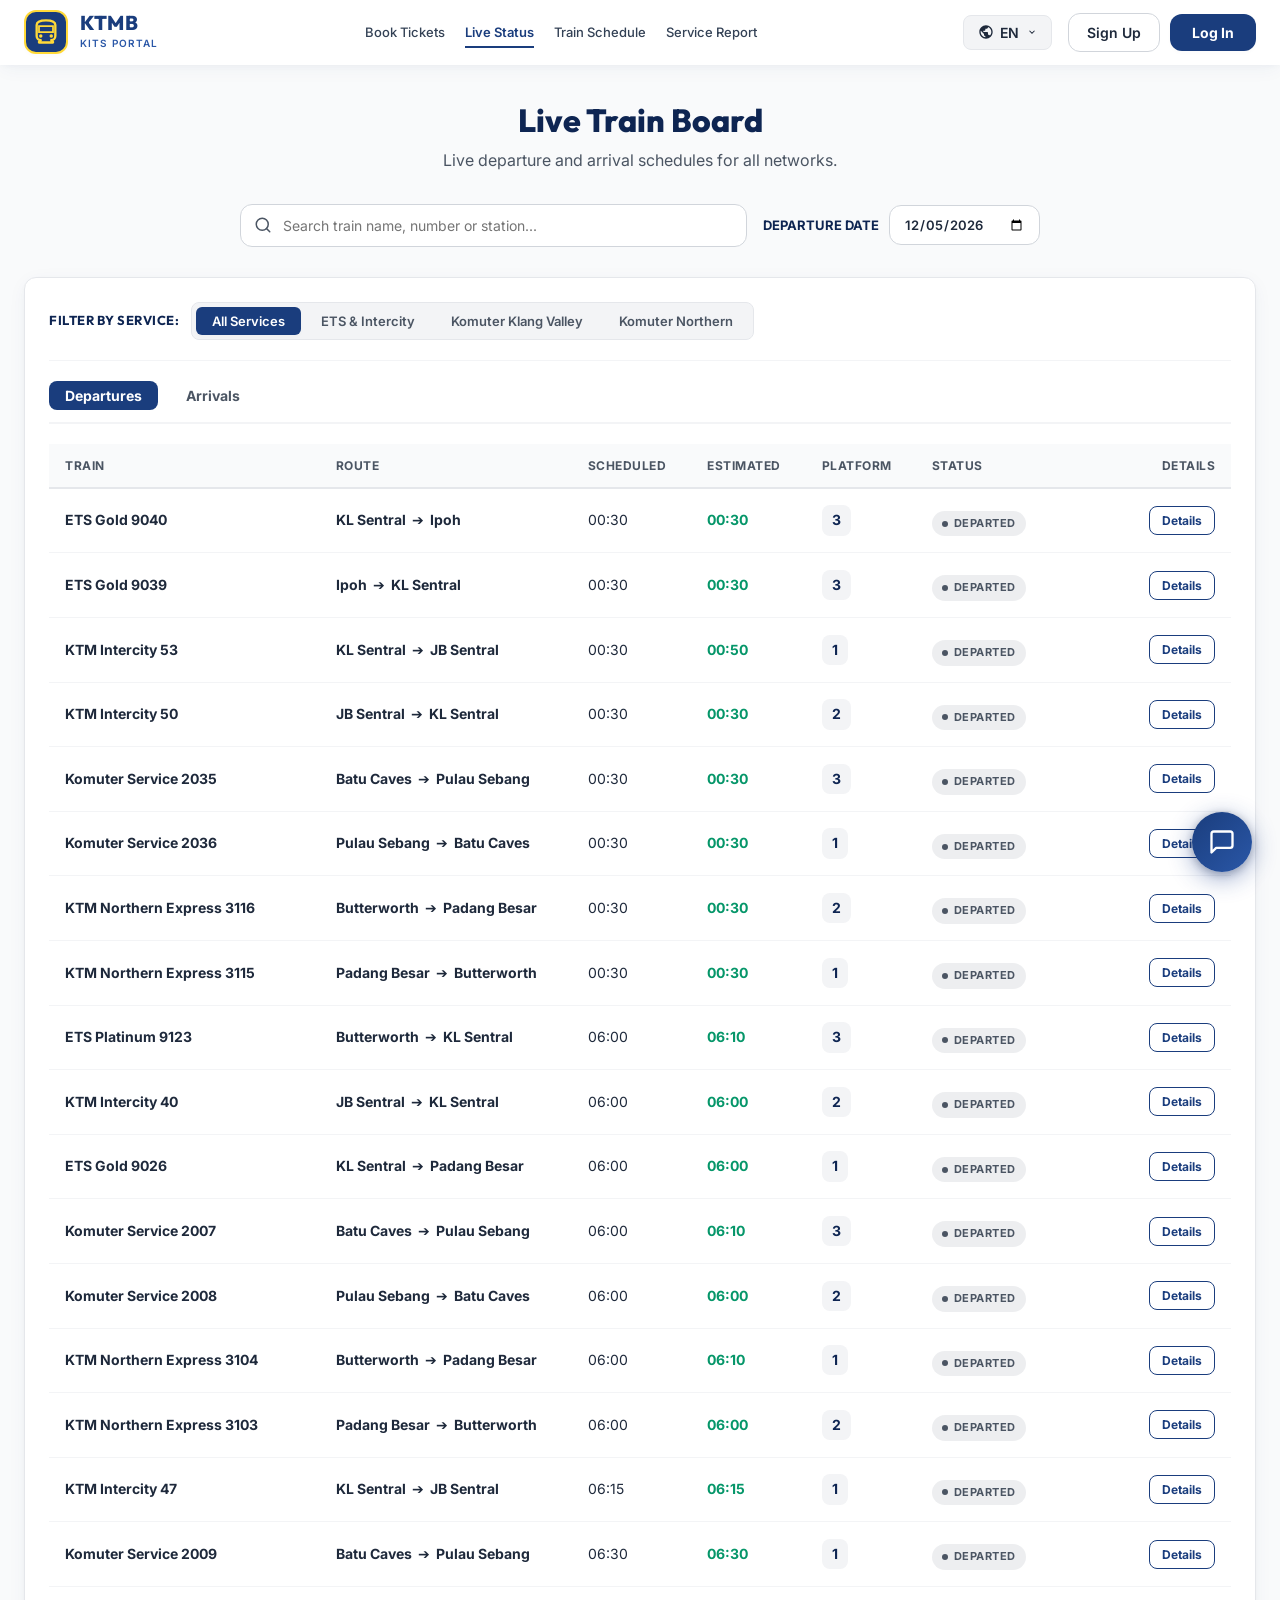
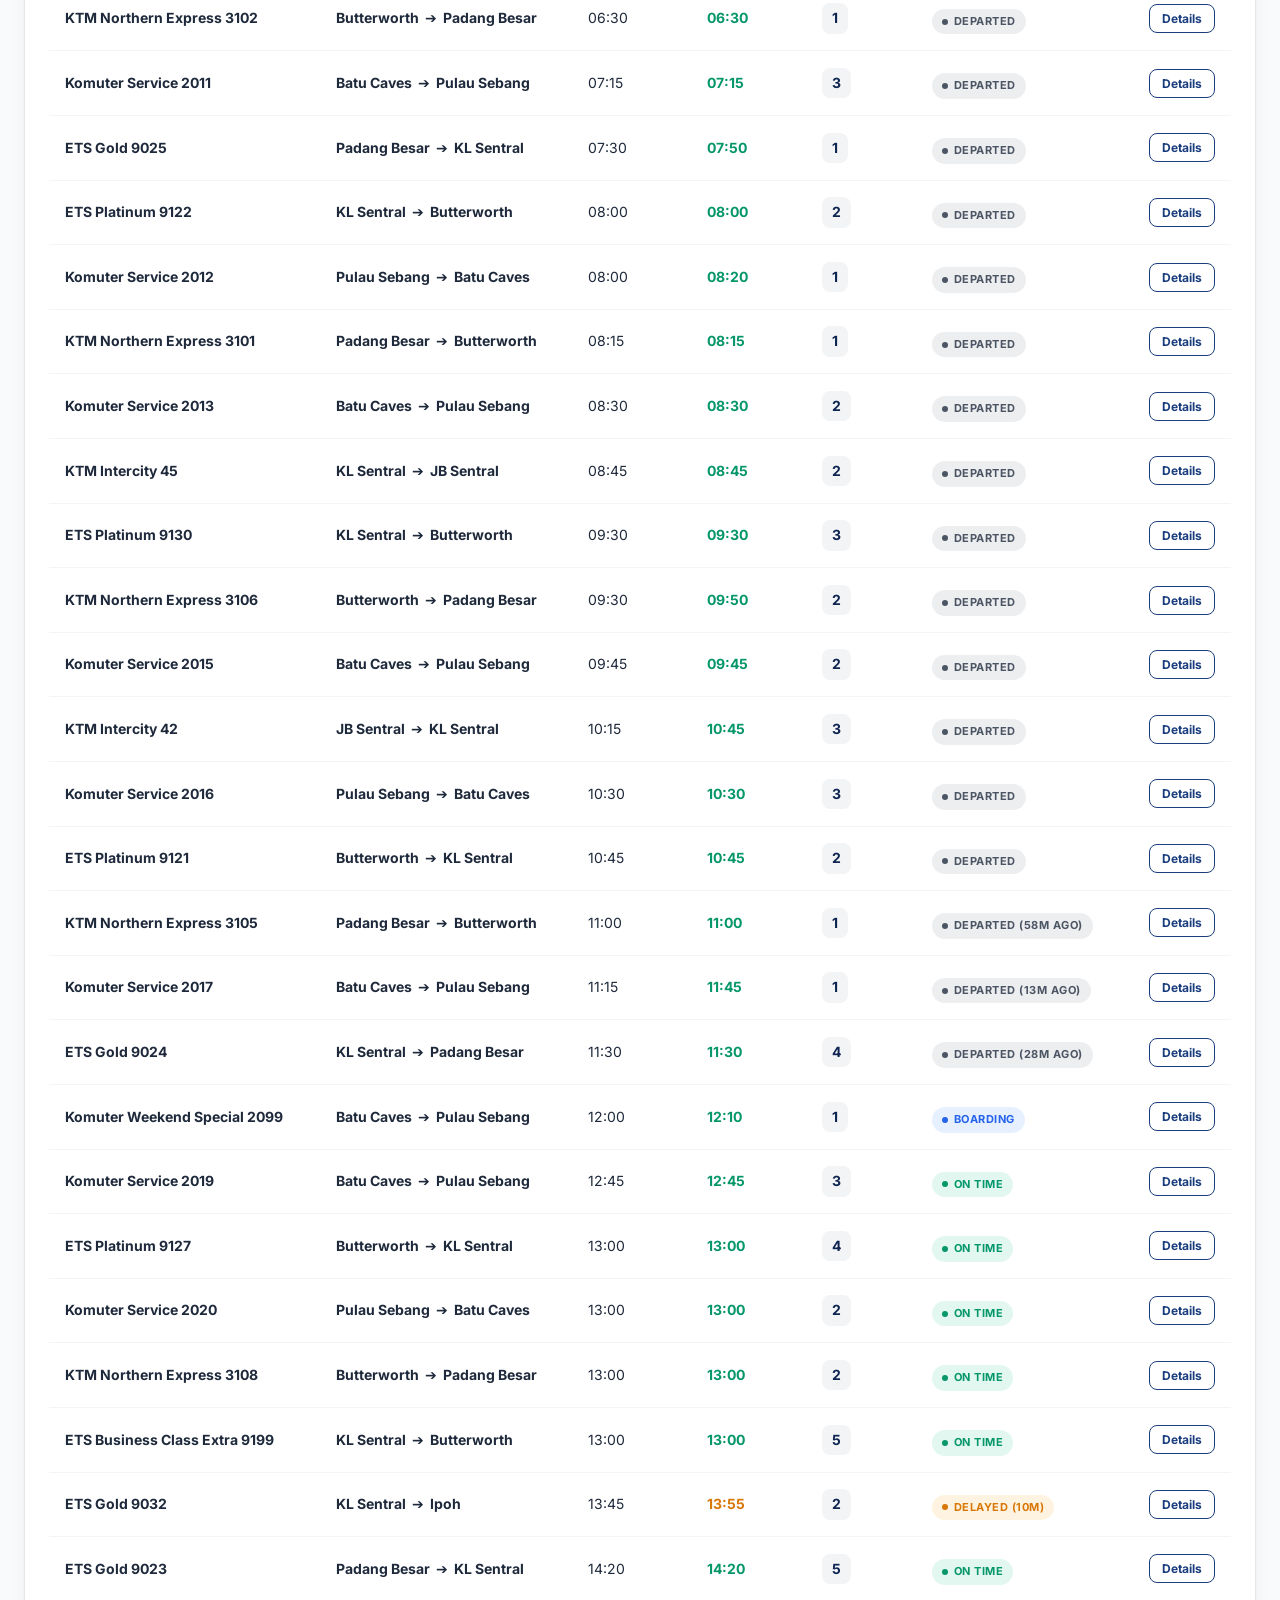
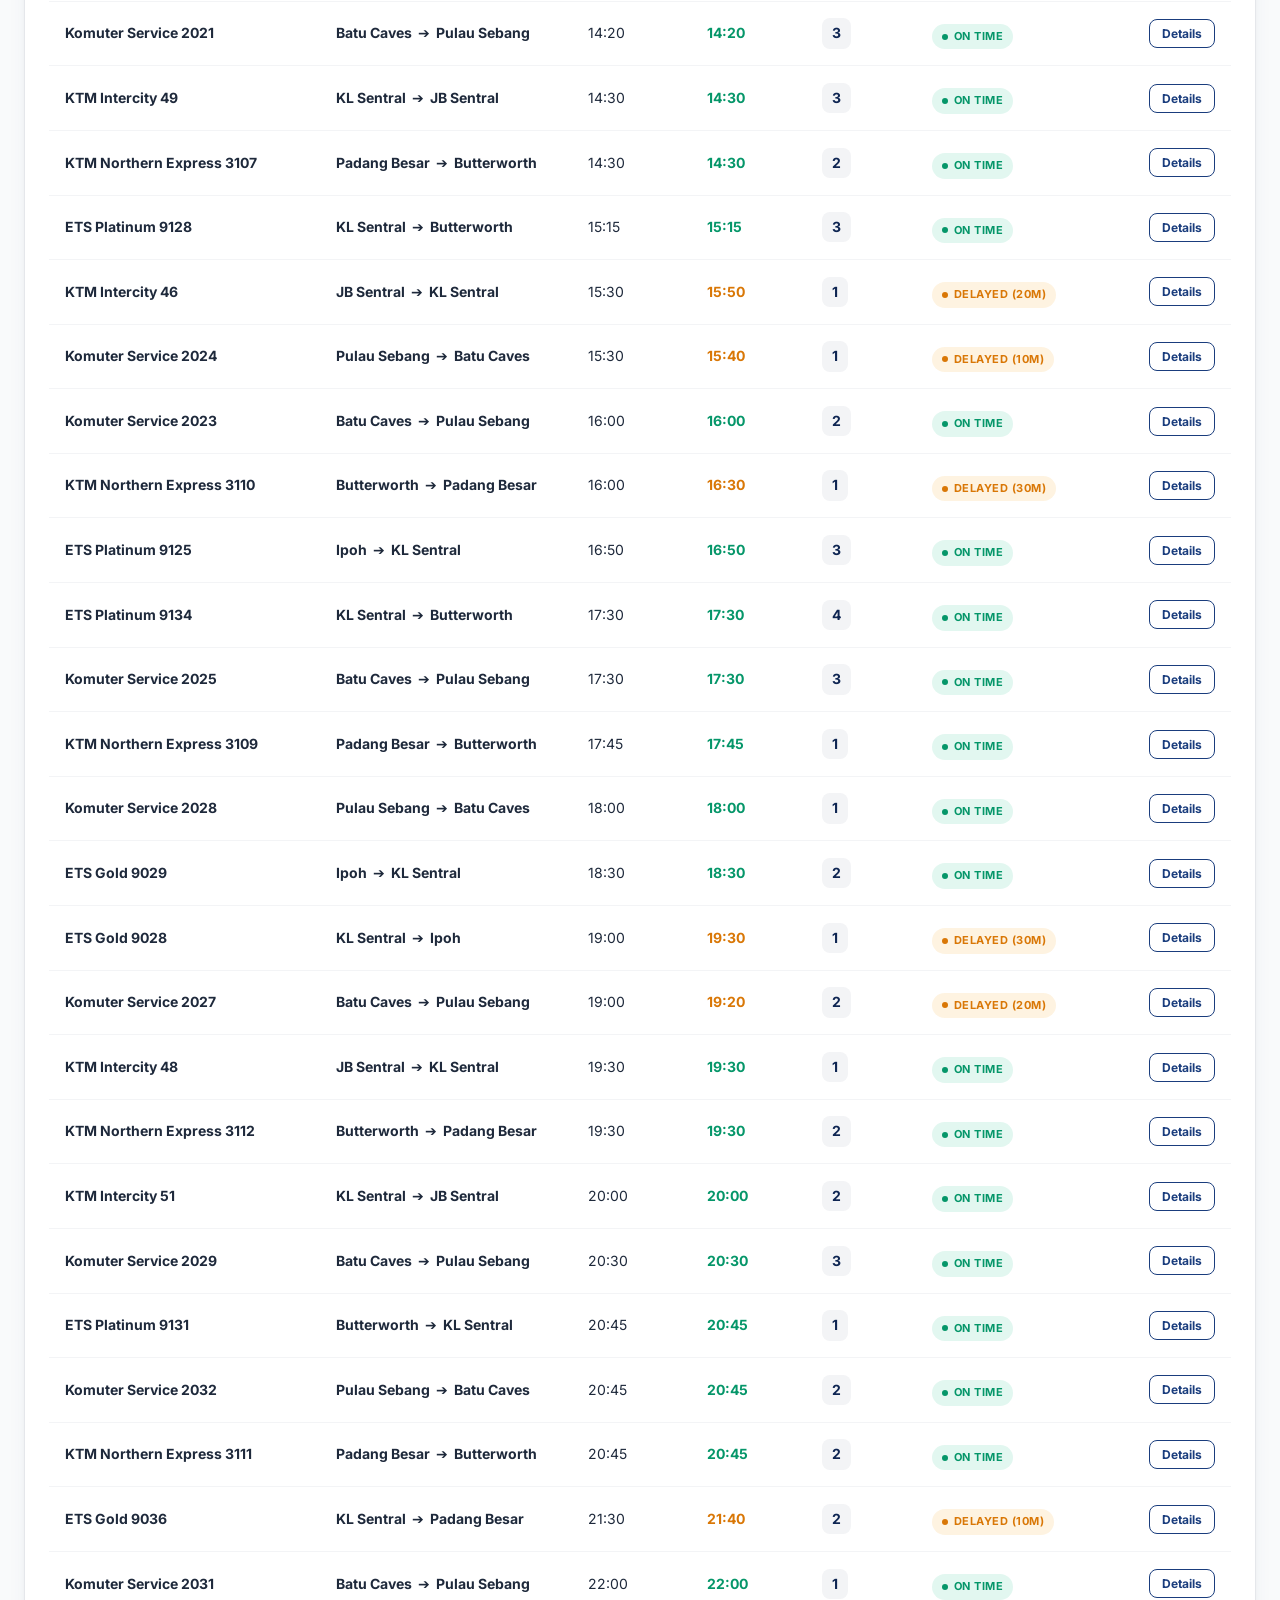
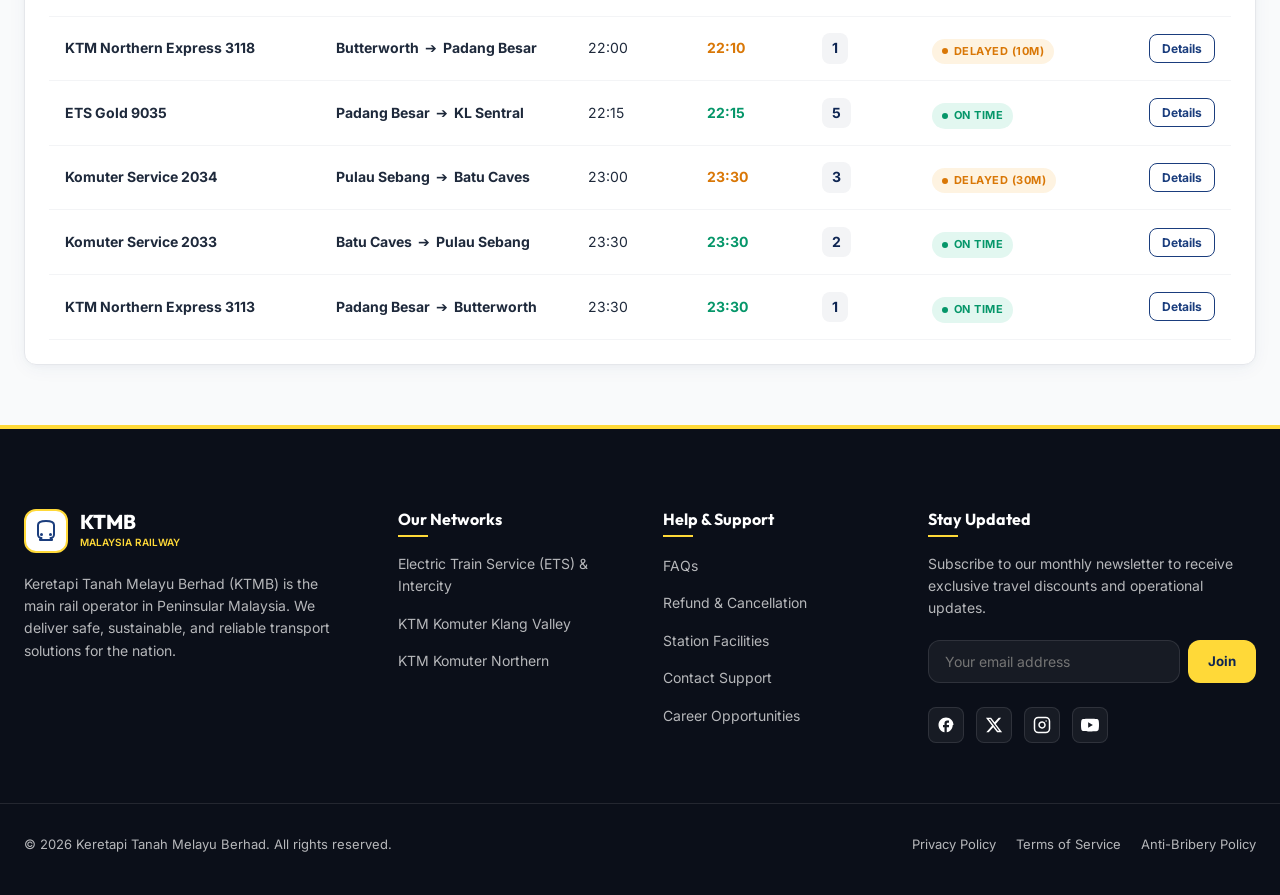
<file: status.html>
<!DOCTYPE html>
<html lang="en">

<head>
  <meta charset="UTF-8">
  <meta name="viewport" content="width=device-width, initial-scale=1.0">
  <title>Live Train Status - KTMB KITS</title>
  <link rel="stylesheet" href="style.css">
</head>

<body>

  <svg style="display: none;">
    <!-- Globe -->
    <symbol id="icon-globe" viewBox="0 0 24 24">
      <path
        d="M12 2C6.48 2 2 6.48 2 12s4.48 10 10 10 10-4.48 10-10S17.52 2 12 2zm-1 17.93c-3.95-.49-7-3.85-7-7.93 0-.62.08-1.21.21-1.79L9 15v1c0 1.1.9 2 2 2v1.93zm6.9-2.53c-.26-.81-1-1.4-1.9-1.4h-1v-3c0-.55-.45-1-1-1h-6v-2h2c.55 0 1-.45 1-1V7h2c1.1 0 2-.9 2-2v-.41c2.93 1.19 5 4.06 5 7.41 0 2.08-.8 3.97-2.1 5.4z"
        fill="currentColor" />
    </symbol>
  </svg>

  <!-- HEADER -->
  <header id="site-header" class="scrolled">
    <div class="nav-container">
      <!-- Logo -->
      <a href="index.html" class="logo">
        <div class="logo-icon">
          <svg width="28" height="28" viewBox="0 0 24 24" fill="none" style="color: var(--accent);">
            <path
              d="M4 15.5C4 17.43 5.57 19 7.5 19L6 20.5v.5h12v-.5L16.5 19c1.93 0 3.5-1.57 3.5-3.5V6c0-3.5-4-4-8-4s-8 .5-8 4v9.5z"
              stroke="currentColor" stroke-width="2" stroke-linejoin="round" />
            <circle cx="7.5" cy="15.5" r="1.5" fill="currentColor" />
            <circle cx="16.5" cy="15.5" r="1.5" fill="currentColor" />
            <path d="M6 7h12v5H6V7z" stroke="currentColor" stroke-width="1.5" />
          </svg>
        </div>
        <div class="logo-text">
          <span class="logo-title">KTMB</span>
          <span class="logo-sub">KITS PORTAL</span>
        </div>
      </a>

      <!-- Menu links -->
      <nav class="nav-menu">
        <a href="index.html" class="nav-link" data-translate="nav-book">Book Tickets</a>
        <a href="status.html" class="nav-link active" data-translate="nav-status">Live Status</a>
        <a href="schedule.html" class="nav-link" data-translate="nav-schedule">Train Schedule</a>
        <a href="reports.html" class="nav-link" data-translate="nav-reports">Service Report</a>
      </nav>

      <!-- Nav CTA / Language -->
      <div class="nav-actions">
        <div class="lang-dropdown-wrapper">
          <button class="btn-lang" aria-label="Select Language">
            <svg width="16" height="16">
              <use href="#icon-globe"></use>
            </svg>
            <span>EN</span>
            <svg width="10" height="10" viewBox="0 0 24 24" fill="none" stroke="currentColor" stroke-width="2.5"
              style="margin-left: 2px; transition: transform 0.2s; vertical-align: middle;">
              <polyline points="6 9 12 15 18 9"></polyline>
            </svg>
          </button>
          <div class="lang-dropdown-menu">
            <button class="lang-option active" data-lang="en">
              <span>English (EN)</span>
            </button>
            <button class="lang-option" data-lang="bm">
              <span>Bahasa Malaysia (BM)</span>
            </button>
          </div>
        </div>

        <!-- User auth container -->
        <div class="auth-container" id="auth-container">
          <div class="logged-out-actions" id="logged-out-actions">
            <button class="btn-signup-nav" id="btn-signup-desktop" data-translate="nav-signup">Sign Up</button>
            <button class="btn-signin" id="btn-signin-desktop" data-translate="nav-login">Log In</button>
          </div>

          <div class="user-dropdown-wrapper" id="user-dropdown-wrapper" style="display:none;">
            <button class="btn-user-profile" id="btn-user-profile" aria-expanded="false" aria-haspopup="true">
              <span class="user-avatar" id="nav-user-avatar">U</span>
              <span class="user-name" id="nav-user-name">User</span>
              <svg width="12" height="12" viewBox="0 0 24 24" fill="none" stroke="currentColor" stroke-width="2.5">
                <polyline points="6 9 12 15 18 9"></polyline>
              </svg>
            </button>
            <div class="user-dropdown-menu" id="user-dropdown-menu">
              <a href="mybookings.html" id="menu-my-bookings">
                <svg width="16" height="16" viewBox="0 0 24 24" fill="none" stroke="currentColor" stroke-width="2"
                  style="margin-right: 8px; vertical-align: middle;">
                  <path d="M14 2H6a2 2 0 0 0-2 2v16a2 2 0 0 0 2 2h12a2 2 0 0 0 2-2V8z"></path>
                  <polyline points="14 2 14 8 20 8"></polyline>
                  <line x1="16" y1="13" x2="8" y2="13"></line>
                  <line x1="16" y1="17" x2="8" y2="17"></line>
                </svg>
                <span data-translate="nav-mybookings">My Bookings</span>
              </a>
              <hr class="dropdown-divider">
              <a href="#" id="menu-signout" class="text-danger">
                <svg width="16" height="16" viewBox="0 0 24 24" fill="none" stroke="currentColor" stroke-width="2"
                  style="margin-right: 8px; vertical-align: middle;">
                  <path d="M9 21H5a2 2 0 0 1-2-2V5a2 2 0 0 1 2-2h4"></path>
                  <polyline points="16 17 21 12 16 7"></polyline>
                  <line x1="21" y1="12" x2="9" y2="12"></line>
                </svg>
                <span data-translate="nav-signout">Sign Out</span>
              </a>
            </div>
          </div>
        </div>
      </div>
    </div>
  </header>

  <!-- LIVE STATUS BOARD CONTAINER -->
  <main class="status-board-container">
    <div class="status-header-block">
      <h1 data-translate="status-board-title">Live Train Board</h1>
      <p data-translate="status-board-subtitle">Live departure and arrival schedules for all networks.</p>
    </div>

    <!-- Search & Date Filter Bar -->
    <div class="status-search-bar"
      style="display: flex; flex-wrap: wrap; gap: 16px; align-items: center; max-width: 800px; margin: 0 auto 30px;">
      <div class="status-search-input-container" style="flex: 1; min-width: 280px;">
        <!-- SVG Search Icon -->
        <svg class="status-search-icon" width="18" height="18" viewBox="0 0 24 24" fill="none" stroke="currentColor"
          stroke-width="2" stroke-linecap="round" stroke-linejoin="round">
          <circle cx="11" cy="11" r="8"></circle>
          <line x1="21" y1="21" x2="16.65" y2="16.65"></line>
        </svg>
        <input type="text" class="status-search-input" id="status-search-input"
          placeholder="Search train name, number or station..." data-translate-placeholder="status-search-placeholder">
      </div>
      <div style="display: flex; align-items: center; gap: 10px;">
        <label for="status-date-filter"
          style="font-weight: 700; color: var(--primary-dark); font-size: 13px; text-transform: uppercase; white-space: nowrap;"
          data-translate="widget-label-depart">Departure Date</label>
        <input type="date" id="status-date-filter" class="sort-select"
          style="padding: 10px 14px; border-radius: var(--radius-md); border: 1px solid var(--gray-300); font-weight: 600; outline: none; transition: var(--transition-fast);">
      </div>
    </div>

    <!-- Board Table Card -->
    <div class="status-board-card">
      <!-- Service Filter Row -->
      <div class="status-service-filter-row">
        <span class="status-service-filter-label" data-translate="status-filter-by">Filter By Service:</span>
        <div class="service-filter-options">
          <button type="button" class="service-filter-btn active" data-service="all"
            data-translate="status-filter-all">All Services</button>
          <button type="button" class="service-filter-btn" data-service="ETS & Intercity"
            data-translate="widget-tab-ets">ETS & Intercity</button>
          <button type="button" class="service-filter-btn" data-service="Komuter Klang Valley"
            data-translate="widget-tab-komuter-kl">Komuter Klang Valley</button>
          <button type="button" class="service-filter-btn" data-service="Komuter Northern"
            data-translate="widget-tab-komuter-north">Komuter Northern</button>
        </div>
      </div>

      <div class="status-tabs">
        <button class="status-tab-btn active" id="btn-departures"
          data-translate="status-tab-departures">Departures</button>
        <button class="status-tab-btn" id="btn-arrivals" data-translate="status-tab-arrivals">Arrivals</button>
      </div>

      <table class="status-table">
        <thead>
          <tr>
            <th data-translate="status-th-train">Train</th>
            <th data-translate="status-th-route">Route</th>
            <th data-translate="status-th-scheduled">Scheduled</th>
            <th data-translate="status-th-actual">Estimated</th>
            <th data-translate="status-th-platform">Platform</th>
            <th data-translate="status-th-status">Status</th>
            <th data-translate="status-th-action" style="text-align: right;">Details</th>
          </tr>
        </thead>
        <tbody id="status-table-body">
          <!-- Dynamic Live status board loaded here -->
        </tbody>
      </table>
    </div>
  </main>

  <!-- FOOTER -->
  <footer id="support">
    <div class="footer-container">
      <!-- Col 1: Brand Info -->
      <div class="footer-brand">
        <a href="#" class="footer-logo">
          <div class="footer-logo-icon">
            <svg width="24" height="24" viewBox="0 0 24 24" fill="none" style="color: var(--primary);">
              <path
                d="M4 15.5C4 17.43 5.57 19 7.5 19L6 20.5v.5h12v-.5L16.5 19c1.93 0 3.5-1.57 3.5-3.5V6c0-3.5-4-4-8-4s-8 .5-8 4v9.5z"
                stroke="currentColor" stroke-width="2" stroke-linejoin="round" />
              <circle cx="7.5" cy="15.5" r="1.5" fill="currentColor" />
              <circle cx="16.5" cy="15.5" r="1.5" fill="currentColor" />
            </svg>
          </div>
          <div class="logo-text">
            <span class="footer-logo-title">KTMB</span>
            <span class="footer-logo-sub">MALAYSIA RAILWAY</span>
          </div>
        </a>
        <p data-translate="footer-desc">Keretapi Tanah Melayu Berhad (KTMB) is the main rail operator in Peninsular Malaysia. We deliver safe, sustainable, and reliable transport solutions for the nation.</p>
      </div>

      <!-- Col 2: Services -->
      <div class="footer-links-col">
        <h4 data-translate="footer-networks">Our Networks</h4>
        <ul>
          <li><a href="ets-intercity.html">Electric Train Service (ETS) & Intercity</a></li>
          <li><a href="ktm-komuter.html">KTM Komuter Klang Valley</a></li>
          <li><a href="ktm-northern.html">KTM Komuter Northern</a></li>
        </ul>
      </div>

      <!-- Col 3: Quick Links -->
      <div class="footer-links-col">
        <h4 data-translate="footer-support">Help & Support</h4>
        <ul>
          <li><a href="support.html#faq" data-translate="support-tab-faq">Frequently Asked Questions</a></li>
          <li><a href="support.html#refund" data-translate="support-tab-refund">Ticket Refund & Cancellation</a></li>
          <li><a href="support.html#facilities" data-translate="support-tab-facilities">Train Station Facilities</a></li>
          <li><a href="support.html#contact" data-translate="support-tab-contact">Contact Support</a></li>
          <li><a href="support.html#careers" data-translate="support-tab-careers">Career Opportunities</a></li>
        </ul>
      </div>

      <!-- Col 4: Newsletter -->
      <div class="footer-newsletter">
        <h4 data-translate="footer-update">Stay Updated</h4>
        <p data-translate="footer-update-desc">Subscribe to our monthly newsletter to receive exclusive travel discounts and operational updates.</p>
        <form class="newsletter-form" action="#" method="POST"
          onsubmit="event.preventDefault(); alert('Subscribed successfully!');">
          <input type="email" placeholder="Your email address" data-translate-placeholder="footer-placeholder-email"
            required aria-label="Email Address">
          <button type="submit" class="btn-subscribe" data-translate="footer-btn-join">Join</button>
        </form>
        <div class="social-links">
          <a href="#" class="social-icon" aria-label="Facebook">
            <svg width="18" height="18" viewBox="0 0 24 24" fill="currentColor">
              <path d="M22 12c0-5.52-4.48-10-10-10S2 6.48 2 12c0 4.84 3.44 8.87 8 9.8V15H8v-3h2V9.5C10 7.57 11.57 6 13.5 6H16v3h-2c-.55 0-1 .45-1 1V12h3v3h-3v6.8c4.56-.93 8-4.96 8-9.8z"/>
            </svg>
          </a>
          <a href="#" class="social-icon" aria-label="Twitter">
            <svg width="18" height="18" viewBox="0 0 24 24" fill="currentColor">
              <path d="M18.244 2.25h3.308l-7.227 8.26 8.502 11.24H16.17l-5.214-6.817L4.99 21.75H1.68l7.73-8.835L1.254 2.25H8.08l4.713 6.231zm-1.161 17.52h1.833L7.084 4.126H5.117z"/>
            </svg>
          </a>
          <a href="#" class="social-icon" aria-label="Instagram">
            <svg width="18" height="18" viewBox="0 0 24 24" fill="none" stroke="currentColor" stroke-width="2" stroke-linecap="round" stroke-linejoin="round">
              <rect x="2" y="2" width="20" height="20" rx="5" ry="5"></rect>
              <path d="M16 11.37A4 4 0 1 1 12.63 8 4 4 0 0 1 16 11.37z"></path>
              <line x1="17.5" y1="6.5" x2="17.51" y2="6.5"></line>
            </svg>
          </a>
          <a href="#" class="social-icon" aria-label="YouTube">
            <svg width="18" height="18" viewBox="0 0 24 24" fill="currentColor">
              <path d="M23.498 6.163a3.003 3.003 0 0 0-2.11-2.108C19.52 3.5 12 3.5 12 3.5s-7.52 0-9.388.555a3.002 3.002 0 0 0-2.11 2.108C0 8.03 0 12 0 12s0 3.97.502 5.837a3.003 3.003 0 0 0 2.11 2.108C4.48 20.5 12 20.5 12 20.5s7.52 0 9.388-.555a3.002 3.002 0 0 0 2.11-2.108C24 15.97 24 12 24 12s0-3.97-.502-5.837zM9.545 15.568V8.432L15.818 12l-6.273 3.568z"/>
            </svg>
          </a>
        </div>
      </div>
    </div>

    <!-- Bottom Copyright -->
    <div class="footer-bottom">
      <div class="footer-copy">
        &copy; 2026 Keretapi Tanah Melayu Berhad. All rights reserved.
      </div>
      <div class="footer-policy-links">
        <a href="#" data-translate="footer-policy-privacy">Privacy Policy</a>
        <a href="#" data-translate="footer-policy-terms">Terms of Service</a>
        <a href="#" data-translate="footer-policy-antibribery">Anti-Bribery Policy</a>
      </div>
    </div>
  </footer>

  <!-- MY BOOKINGS MODAL -->
  <div class="modal-overlay" id="bookings-modal">
    <div class="modal-card" style="max-width: 600px;">
      <div class="modal-header">
        <div class="modal-title-area">
          <svg width="24" height="24" viewBox="0 0 24 24" fill="none" stroke="currentColor" stroke-width="2.5"
            style="color: var(--primary); display: inline-block; vertical-align: middle;">
            <path d="M14 2H6a2 2 0 0 0-2 2v16a2 2 0 0 0 2 2h12a2 2 0 0 0 2-2V8z"></path>
            <polyline points="14 2 14 8 20 8"></polyline>
            <line x1="16" y1="13" x2="8" y2="13"></line>
            <line x1="16" y1="17" x2="8" y2="17"></line>
          </svg>
          <h3 data-translate="bookings-title"
            style="display: inline-block; margin: 0; vertical-align: middle; font-family: var(--font-display); font-weight: 700; color: var(--primary);">
            My Booking History
          </h3>
        </div>
        <button class="modal-close" id="bookings-modal-close" aria-label="Close modal">&times;</button>
      </div>
      <div class="modal-body">
        <p class="tab-description" data-translate="bookings-desc">View your active and past train ticket bookings.</p>
        <div id="bookings-list-container">
          <!-- Dynamically Generated Bookings list -->
        </div>
      </div>
    </div>
  </div>

  <!-- AUTH MODALS (SIGN IN / SIGN UP / FORGOT) -->
  <div class="modal-overlay" id="auth-modal">
    <div class="modal-card" style="max-width: 480px;">
      <div class="modal-header">
        <div class="modal-title-area">
          <svg width="24" height="24" viewBox="0 0 24 24" fill="none" stroke="currentColor" stroke-width="2.5"
            style="color: var(--primary); display: inline-block; vertical-align: middle;">
            <path d="M20 21v-2a4 4 0 0 0-4-4H8a4 4 0 0 0-4 4v2"></path>
            <circle cx="12" cy="7" r="4"></circle>
          </svg>
          <h3 id="auth-modal-title" data-translate="auth-title"
            style="display: inline-block; margin: 0; vertical-align: middle; font-family: var(--font-display); font-weight: 700; color: var(--primary);">
            KITS Account
          </h3>
        </div>
        <button class="modal-close" id="auth-modal-close" aria-label="Close modal">&times;</button>
      </div>

      <div class="modal-tabs" id="auth-modal-tabs">
        <button class="modal-tab-btn active" id="auth-tab-btn-signin" data-translate="auth-tab-signin">Sign In</button>
        <button class="modal-tab-btn" id="auth-tab-btn-signup" data-translate="auth-tab-signup">Sign Up</button>
      </div>

      <div class="modal-body">
        <!-- Sign In Tab -->
        <div class="tab-content active" id="auth-tab-content-signin">
          <form class="modal-form" id="auth-signin-form">
            <div class="form-group">
              <label for="auth-signin-email" data-translate="auth-label-email">Email Address</label>
              <input type="email" id="auth-signin-email" required>
            </div>
            <div class="form-group">
              <label for="auth-signin-password" data-translate="auth-label-password">Password</label>
              <div class="password-input-container">
                <input type="password" id="auth-signin-password" required>
                <button type="button" class="btn-toggle-password" aria-label="Toggle Password Visibility">
                  <svg class="eye-icon" viewBox="0 0 24 24" fill="none" stroke="currentColor" stroke-width="2"
                    stroke-linecap="round" stroke-linejoin="round" width="18" height="18">
                    <path d="M1 12s4-8 11-8 11 8 11 8-4 8-11 8-11-8-11-8z"></path>
                    <circle cx="12" cy="12" r="3"></circle>
                  </svg>
                  <svg class="eye-off-icon" viewBox="0 0 24 24" fill="none" stroke="currentColor" stroke-width="2"
                    stroke-linecap="round" stroke-linejoin="round" width="18" height="18" style="display: none;">
                    <path
                      d="M17.94 17.94A10.07 10.07 0 0 1 12 20c-7 0-11-8-11-8a18.45 18.45 0 0 1 5.06-5.94M9.9 4.24A9.12 9.12 0 0 1 12 4c7 0 11 8 11 8a18.5 18.5 0 0 1-2.16 3.19m-6.72-1.07a3 3 0 1 1-4.24-4.24">
                    </path>
                    <line x1="1" y1="1" x2="23" y2="23"></line>
                  </svg>
                </button>
              </div>
            </div>
            <div class="auth-extra-actions">
              <label>
                <input type="checkbox" id="auth-signin-remember">
                <span data-translate="auth-label-remember">Remember Me</span>
              </label>
              <a class="forgot-link" id="auth-forgot-link" data-translate="auth-label-forgot">Forgot Password?</a>
            </div>
            <button type="submit" class="btn-save" style="width: 100%; margin-top: 10px;"
              data-translate="auth-btn-signin">Sign In</button>
            <p class="auth-switch-prompt" data-translate="auth-prompt-noaccount">
              Don't have an account? <a class="auth-switch-link" id="auth-switch-to-signup">Sign Up</a>
            </p>
          </form>
        </div>

        <!-- Sign Up Tab -->
        <div class="tab-content" id="auth-tab-content-signup">
          <form class="modal-form" id="auth-signup-form">
            <div class="form-group">
              <label for="auth-signup-name" data-translate="auth-label-name">Full Name (As in IC / Passport)</label>
              <input type="text" id="auth-signup-name" placeholder="Enter your full name"
                data-translate-placeholder="auth-placeholder-name" required>
            </div>
            <div class="form-group">
              <label for="auth-signup-email" data-translate="auth-label-email">Email Address</label>
              <input type="email" id="auth-signup-email" placeholder="e.g. name@example.com"
                data-translate-placeholder="auth-placeholder-email" required>
            </div>
            <div class="form-grid" style="margin-bottom: 0;">
              <div class="form-group">
                <label for="auth-signup-password" data-translate="auth-label-password">Password</label>
                <div class="password-input-container">
                  <input type="password" id="auth-signup-password" placeholder="Min. 8 characters"
                    data-translate-placeholder="auth-placeholder-password" minlength="8" required>
                  <button type="button" class="btn-toggle-password" aria-label="Toggle Password Visibility">
                    <svg class="eye-icon" viewBox="0 0 24 24" fill="none" stroke="currentColor" stroke-width="2"
                      stroke-linecap="round" stroke-linejoin="round" width="18" height="18">
                      <path d="M1 12s4-8 11-8 11 8 11 8-4 8-11 8-11-8-11-8z"></path>
                      <circle cx="12" cy="12" r="3"></circle>
                    </svg>
                    <svg class="eye-off-icon" viewBox="0 0 24 24" fill="none" stroke="currentColor" stroke-width="2"
                      stroke-linecap="round" stroke-linejoin="round" width="18" height="18" style="display: none;">
                      <path
                        d="M17.94 17.94A10.07 10.07 0 0 1 12 20c-7 0-11-8-11-8a18.45 18.45 0 0 1 5.06-5.94M9.9 4.24A9.12 9.12 0 0 1 12 4c7 0 11 8 11 8a18.5 18.5 0 0 1-2.16 3.19m-6.72-1.07a3 3 0 1 1-4.24-4.24">
                      </path>
                      <line x1="1" y1="1" x2="23" y2="23"></line>
                    </svg>
                  </button>
                </div>
              </div>
              <div class="form-group">
                <label for="auth-signup-confirm-password" data-translate="auth-label-confirm">Confirm Password</label>
                <div class="password-input-container">
                  <input type="password" id="auth-signup-confirm-password" placeholder="Re-enter password"
                    data-translate-placeholder="auth-placeholder-confirm" required>
                  <button type="button" class="btn-toggle-password" aria-label="Toggle Password Visibility">
                    <svg class="eye-icon" viewBox="0 0 24 24" fill="none" stroke="currentColor" stroke-width="2"
                      stroke-linecap="round" stroke-linejoin="round" width="18" height="18">
                      <path d="M1 12s4-8 11-8 11 8 11 8-4 8-11 8-11-8-11-8z"></path>
                      <circle cx="12" cy="12" r="3"></circle>
                    </svg>
                    <svg class="eye-off-icon" viewBox="0 0 24 24" fill="none" stroke="currentColor" stroke-width="2"
                      stroke-linecap="round" stroke-linejoin="round" width="18" height="18" style="display: none;">
                      <path
                        d="M17.94 17.94A10.07 10.07 0 0 1 12 20c-7 0-11-8-11-8a18.45 18.45 0 0 1 5.06-5.94M9.9 4.24A9.12 9.12 0 0 1 12 4c7 0 11 8 11 8a18.5 18.5 0 0 1-2.16 3.19m-6.72-1.07a3 3 0 1 1-4.24-4.24">
                      </path>
                      <line x1="1" y1="1" x2="23" y2="23"></line>
                    </svg>
                  </button>
                </div>
              </div>
            </div>
            <div class="form-grid" style="margin-bottom: 0;">
              <div class="form-group">
                <label for="auth-signup-id-type" data-translate="auth-label-idtype">ID Document Type</label>
                <select id="auth-signup-id-type" required>
                  <option value="IC" data-translate="auth-opt-ic">Malaysian NRIC (MyKad)</option>
                  <option value="Passport" data-translate="auth-opt-passport">International Passport</option>
                </select>
              </div>
              <div class="form-group">
                <label for="auth-signup-gender" data-translate="auth-label-gender">Gender</label>
                <select id="auth-signup-gender" required>
                  <option value="Female" data-translate="auth-opt-female">Female</option>
                  <option value="Male" data-translate="auth-opt-male">Male</option>
                </select>
              </div>
            </div>
            <div class="form-group">
              <label for="auth-signup-id-num" id="auth-signup-id-num-label" data-translate="auth-label-idnum">NRIC
                (MyKad) Number</label>
              <input type="text" id="auth-signup-id-num" placeholder="e.g. 950812-14-5678" required>
            </div>
            <button type="submit" class="btn-save" style="width: 100%; margin-top: 10px;"
              data-translate="auth-btn-signup">Create Account</button>
            <p class="auth-switch-prompt" data-translate="auth-prompt-hasaccount">
              Already have an account? <a class="auth-switch-link" id="auth-switch-to-signin">Sign In</a>
            </p>
          </form>
        </div>

        <!-- Forgot Password Tab -->
        <div class="tab-content" id="auth-tab-content-forgot">
          <p class="tab-description" data-translate="auth-forgot-desc">Enter your registered email address and we'll
            send you instructions to reset your password.</p>
          <form class="modal-form" id="auth-forgot-form">
            <div class="form-group">
              <label for="auth-forgot-email" data-translate="auth-label-email">Email Address</label>
              <input type="email" id="auth-forgot-email" placeholder="e.g. name@example.com"
                data-translate-placeholder="auth-placeholder-email" required>
            </div>
            <button type="submit" class="btn-save" style="width: 100%; margin-top: 10px;"
              data-translate="auth-btn-reset">Reset Password</button>
            <p class="auth-switch-prompt">
              <a class="auth-switch-link" id="auth-forgot-back-to-signin" data-translate="auth-btn-back">Back to Sign
                In</a>
            </p>
          </form>
        </div>
      </div>
    </div>
  </div>

  <!-- INTERACTIVE ALERT DETAILS MODAL -->
  <div class="modal-overlay" id="alert-modal">
    <div class="alert-modal-content" style="max-width: 420px; width: 90%;">
      <div class="alert-modal-icon" id="alert-icon">⚠️</div>
      <h3 class="alert-modal-title" id="alert-title">Live Update</h3>
      <p class="alert-modal-desc" id="alert-desc">Details regarding the delay or status of the selected train service.
      </p>
      <!-- Route/Stops Table -->
      <div id="alert-stops-section" style="display:none; margin: 14px 0;">
        <div data-translate="status-route-title"
          style="font-size:12px; font-weight:700; text-transform:uppercase; color:var(--primary); letter-spacing:0.5px; margin-bottom:8px;">
          🗺️ Travel Route</div>
        <div id="alert-stops-table"></div>
      </div>
      <button class="btn-save" id="btn-close-alert" data-translate="status-alert-close"
        style="width: 100%;">Close</button>
    </div>
  </div>

  <!-- TOAST NOTIFICATION CONTAINER -->
  <div class="toast-container" id="toast-container"></div>

  <!-- BOOKING CONTROLLER SCRIPTS -->
  <script src="assets/translations.js"></script>
  <script src="assets/notifications.js"></script>
  <script>
    // Helper to get Malaysia Time (UTC+8) components
    function getMalaysiaTime() {
      const now = new Date();
      const utc = now.getTime();
      const localOffset = now.getTimezoneOffset() * 60000;
      return new Date(utc + (3600000 * 8) + localOffset);
    }

    function getMalaysiaTodayStr() {
      const d = getMalaysiaTime();
      const y = d.getFullYear();
      const m = String(d.getMonth() + 1).padStart(2, '0');
      const date = String(d.getDate()).padStart(2, '0');
      return `${y}-${m}-${date}`;
    }

    // Dynamic Live Train Generator for a selected date
    function getLiveBoardData(selectedDateStr) {
      if (!selectedDateStr) return [];

      const [selYear, selMonth, selDay] = selectedDateStr.split('-').map(Number);
      const dateObj = new Date(selYear, selMonth - 1, selDay);

      const currentLang = localStorage.getItem('kits_lang') || 'en';
      const dateStr = dateObj.toLocaleDateString(currentLang === 'bm' ? 'ms-MY' : 'en-MY', { day: 'numeric', month: 'short' });
      const dateFullStr = dateObj.toLocaleDateString(currentLang === 'bm' ? 'ms-MY' : 'en-MY', { day: 'numeric', month: 'short', year: 'numeric' });

      // Seed calculation based on date string character sum to match booking.html
      let dateSeed = 0;
      for (let i = 0; i < selectedDateStr.length; i++) {
        dateSeed += selectedDateStr.charCodeAt(i);
      }

      const list = [];

      const baseDepartures = [
        // ETS & Intercity
        { name: 'ETS Platinum 9123', origin: 'Butterworth', dest: 'KL Sentral', schedBase: '06:00', arrBase: '08:20', platformBase: 3, service: 'ETS & Intercity', idx: 0, stops: ['Butterworth', 'Ipoh', 'KL Sentral'] },
        { name: 'KTM Intercity 40', origin: 'JB Sentral', dest: 'KL Sentral', schedBase: '06:00', arrBase: '09:10', platformBase: 2, service: 'ETS & Intercity', idx: 1, stops: ['JB Sentral', 'KL Sentral'] },
        { name: 'ETS Gold 9026', origin: 'KL Sentral', dest: 'Padang Besar', schedBase: '06:00', arrBase: '08:40', platformBase: 1, service: 'ETS & Intercity', idx: 2, stops: ['KL Sentral', 'Ipoh', 'Butterworth', 'Padang Besar'] },
        { name: 'KTM Intercity 47', origin: 'KL Sentral', dest: 'JB Sentral', schedBase: '06:15', arrBase: '09:25', platformBase: 1, service: 'ETS & Intercity', idx: 3, stops: ['KL Sentral', 'JB Sentral'] },
        { name: 'ETS Gold 9025', origin: 'Padang Besar', dest: 'KL Sentral', schedBase: '07:30', arrBase: '10:10', platformBase: 1, service: 'ETS & Intercity', idx: 4, stops: ['Padang Besar', 'Butterworth', 'Ipoh', 'KL Sentral'] },
        { name: 'ETS Platinum 9122', origin: 'KL Sentral', dest: 'Butterworth', schedBase: '08:00', arrBase: '10:20', platformBase: 2, service: 'ETS & Intercity', idx: 5, stops: ['KL Sentral', 'Ipoh', 'Butterworth'] },
        { name: 'KTM Intercity 45', origin: 'KL Sentral', dest: 'JB Sentral', schedBase: '08:45', arrBase: '11:55', platformBase: 2, service: 'ETS & Intercity', idx: 6, stops: ['KL Sentral', 'JB Sentral'] },
        { name: 'ETS Platinum 9130', origin: 'KL Sentral', dest: 'Butterworth', schedBase: '09:30', arrBase: '11:50', platformBase: 3, service: 'ETS & Intercity', idx: 7, stops: ['KL Sentral', 'Ipoh', 'Butterworth'] },
        { name: 'KTM Intercity 42', origin: 'JB Sentral', dest: 'KL Sentral', schedBase: '10:15', arrBase: '13:25', platformBase: 3, service: 'ETS & Intercity', idx: 8, stops: ['JB Sentral', 'KL Sentral'] },
        { name: 'ETS Platinum 9121', origin: 'Butterworth', dest: 'KL Sentral', schedBase: '10:45', arrBase: '13:05', platformBase: 2, service: 'ETS & Intercity', idx: 9, stops: ['Butterworth', 'Ipoh', 'KL Sentral'] },
        { name: 'ETS Gold 9024', origin: 'KL Sentral', dest: 'Padang Besar', schedBase: '11:30', arrBase: '14:10', platformBase: 4, service: 'ETS & Intercity', idx: 10, stops: ['KL Sentral', 'Ipoh', 'Butterworth', 'Padang Besar'] },
        { name: 'ETS Platinum 9127', origin: 'Butterworth', dest: 'KL Sentral', schedBase: '13:00', arrBase: '15:20', platformBase: 4, service: 'ETS & Intercity', idx: 11, stops: ['Butterworth', 'Ipoh', 'KL Sentral'] },
        { name: 'ETS Gold 9032', origin: 'KL Sentral', dest: 'Ipoh', schedBase: '13:45', arrBase: '16:25', platformBase: 2, service: 'ETS & Intercity', idx: 12, stops: ['KL Sentral', 'Ipoh'] },
        { name: 'ETS Gold 9023', origin: 'Padang Besar', dest: 'KL Sentral', schedBase: '14:20', arrBase: '17:00', platformBase: 5, service: 'ETS & Intercity', idx: 13, stops: ['Padang Besar', 'Butterworth', 'Ipoh', 'KL Sentral'] },
        { name: 'KTM Intercity 49', origin: 'KL Sentral', dest: 'JB Sentral', schedBase: '14:30', arrBase: '17:40', platformBase: 3, service: 'ETS & Intercity', idx: 14, stops: ['KL Sentral', 'JB Sentral'] },
        { name: 'ETS Platinum 9128', origin: 'KL Sentral', dest: 'Butterworth', schedBase: '15:15', arrBase: '17:35', platformBase: 3, service: 'ETS & Intercity', idx: 15, stops: ['KL Sentral', 'Ipoh', 'Butterworth'] },
        { name: 'KTM Intercity 46', origin: 'JB Sentral', dest: 'KL Sentral', schedBase: '15:30', arrBase: '18:40', platformBase: 1, service: 'ETS & Intercity', idx: 16, stops: ['JB Sentral', 'KL Sentral'] },
        { name: 'ETS Platinum 9125', origin: 'Ipoh', dest: 'KL Sentral', schedBase: '16:50', arrBase: '19:10', platformBase: 3, service: 'ETS & Intercity', idx: 17, stops: ['Ipoh', 'KL Sentral'] },
        { name: 'ETS Platinum 9134', origin: 'KL Sentral', dest: 'Butterworth', schedBase: '17:30', arrBase: '19:50', platformBase: 4, service: 'ETS & Intercity', idx: 18, stops: ['KL Sentral', 'Ipoh', 'Butterworth'] },
        { name: 'ETS Gold 9029', origin: 'Ipoh', dest: 'KL Sentral', schedBase: '18:30', arrBase: '21:10', platformBase: 2, service: 'ETS & Intercity', idx: 19, stops: ['Ipoh', 'KL Sentral'] },
        { name: 'ETS Gold 9028', origin: 'KL Sentral', dest: 'Ipoh', schedBase: '19:00', arrBase: '21:40', platformBase: 1, service: 'ETS & Intercity', idx: 20, stops: ['KL Sentral', 'Ipoh'] },
        { name: 'KTM Intercity 48', origin: 'JB Sentral', dest: 'KL Sentral', schedBase: '19:30', arrBase: '22:40', platformBase: 1, service: 'ETS & Intercity', idx: 21, stops: ['JB Sentral', 'KL Sentral'] },
        { name: 'KTM Intercity 51', origin: 'KL Sentral', dest: 'JB Sentral', schedBase: '20:00', arrBase: '23:10', platformBase: 2, service: 'ETS & Intercity', idx: 22, stops: ['KL Sentral', 'JB Sentral'] },
        { name: 'ETS Platinum 9131', origin: 'Butterworth', dest: 'KL Sentral', schedBase: '20:45', arrBase: '23:05', platformBase: 1, service: 'ETS & Intercity', idx: 23, stops: ['Butterworth', 'Ipoh', 'KL Sentral'] },
        { name: 'ETS Gold 9036', origin: 'KL Sentral', dest: 'Padang Besar', schedBase: '21:30', arrBase: '00:10', platformBase: 2, service: 'ETS & Intercity', idx: 24, stops: ['KL Sentral', 'Ipoh', 'Butterworth', 'Padang Besar'] },
        { name: 'ETS Gold 9035', origin: 'Padang Besar', dest: 'KL Sentral', schedBase: '22:15', arrBase: '00:55', platformBase: 5, service: 'ETS & Intercity', idx: 25, stops: ['Padang Besar', 'Butterworth', 'Ipoh', 'KL Sentral'] },
        { name: 'ETS Gold 9040', origin: 'KL Sentral', dest: 'Ipoh', schedBase: '00:30', arrBase: '03:10', platformBase: 3, service: 'ETS & Intercity', idx: 26, stops: ['KL Sentral', 'Ipoh'] },
        { name: 'ETS Gold 9039', origin: 'Ipoh', dest: 'KL Sentral', schedBase: '00:30', arrBase: '03:10', platformBase: 3, service: 'ETS & Intercity', idx: 27, stops: ['Ipoh', 'KL Sentral'] },
        { name: 'KTM Intercity 53', origin: 'KL Sentral', dest: 'JB Sentral', schedBase: '00:30', arrBase: '03:40', platformBase: 1, service: 'ETS & Intercity', idx: 28, stops: ['KL Sentral', 'JB Sentral'] },
        { name: 'KTM Intercity 50', origin: 'JB Sentral', dest: 'KL Sentral', schedBase: '00:30', arrBase: '03:40', platformBase: 2, service: 'ETS & Intercity', idx: 29, stops: ['JB Sentral', 'KL Sentral'] },

        // Komuter Klang Valley
        { name: 'Komuter Service 2007', origin: 'Batu Caves', dest: 'Pulau Sebang', schedBase: '06:00', arrBase: '07:20', platformBase: 3, service: 'Komuter Klang Valley', idx: 0, stops: ['Batu Caves', 'Pulau Sebang'] },
        { name: 'Komuter Service 2008', origin: 'Pulau Sebang', dest: 'Batu Caves', schedBase: '06:00', arrBase: '07:20', platformBase: 2, service: 'Komuter Klang Valley', idx: 1, stops: ['Pulau Sebang', 'Batu Caves'] },
        { name: 'Komuter Service 2009', origin: 'Batu Caves', dest: 'Pulau Sebang', schedBase: '06:30', arrBase: '07:50', platformBase: 1, service: 'Komuter Klang Valley', idx: 2, stops: ['Batu Caves', 'Pulau Sebang'] },
        { name: 'Komuter Service 2011', origin: 'Batu Caves', dest: 'Pulau Sebang', schedBase: '07:15', arrBase: '08:35', platformBase: 3, service: 'Komuter Klang Valley', idx: 3, stops: ['Batu Caves', 'Pulau Sebang'] },
        { name: 'Komuter Service 2012', origin: 'Pulau Sebang', dest: 'Batu Caves', schedBase: '08:00', arrBase: '09:20', platformBase: 1, service: 'Komuter Klang Valley', idx: 4, stops: ['Pulau Sebang', 'Batu Caves'] },
        { name: 'Komuter Service 2013', origin: 'Batu Caves', dest: 'Pulau Sebang', schedBase: '08:30', arrBase: '09:50', platformBase: 2, service: 'Komuter Klang Valley', idx: 5, stops: ['Batu Caves', 'Pulau Sebang'] },
        { name: 'Komuter Service 2015', origin: 'Batu Caves', dest: 'Pulau Sebang', schedBase: '09:45', arrBase: '11:05', platformBase: 2, service: 'Komuter Klang Valley', idx: 6, stops: ['Batu Caves', 'Pulau Sebang'] },
        { name: 'Komuter Service 2016', origin: 'Pulau Sebang', dest: 'Batu Caves', schedBase: '10:30', arrBase: '11:50', platformBase: 3, service: 'Komuter Klang Valley', idx: 7, stops: ['Pulau Sebang', 'Batu Caves'] },
        { name: 'Komuter Service 2017', origin: 'Batu Caves', dest: 'Pulau Sebang', schedBase: '11:15', arrBase: '12:35', platformBase: 1, service: 'Komuter Klang Valley', idx: 8, stops: ['Batu Caves', 'Pulau Sebang'] },
        { name: 'Komuter Service 2019', origin: 'Batu Caves', dest: 'Pulau Sebang', schedBase: '12:45', arrBase: '14:05', platformBase: 3, service: 'Komuter Klang Valley', idx: 9, stops: ['Batu Caves', 'Pulau Sebang'] },
        { name: 'Komuter Service 2020', origin: 'Pulau Sebang', dest: 'Batu Caves', schedBase: '13:00', arrBase: '14:20', platformBase: 2, service: 'Komuter Klang Valley', idx: 10, stops: ['Pulau Sebang', 'Batu Caves'] },
        { name: 'Komuter Service 2021', origin: 'Batu Caves', dest: 'Pulau Sebang', schedBase: '14:20', arrBase: '15:40', platformBase: 3, service: 'Komuter Klang Valley', idx: 11, stops: ['Batu Caves', 'Pulau Sebang'] },
        { name: 'Komuter Service 2024', origin: 'Pulau Sebang', dest: 'Batu Caves', schedBase: '15:30', arrBase: '16:50', platformBase: 1, service: 'Komuter Klang Valley', idx: 12, stops: ['Pulau Sebang', 'Batu Caves'] },
        { name: 'Komuter Service 2023', origin: 'Batu Caves', dest: 'Pulau Sebang', schedBase: '16:00', arrBase: '17:20', platformBase: 2, service: 'Komuter Klang Valley', idx: 13, stops: ['Batu Caves', 'Pulau Sebang'] },
        { name: 'Komuter Service 2025', origin: 'Batu Caves', dest: 'Pulau Sebang', schedBase: '17:30', arrBase: '18:50', platformBase: 3, service: 'Komuter Klang Valley', idx: 14, stops: ['Batu Caves', 'Pulau Sebang'] },
        { name: 'Komuter Service 2028', origin: 'Pulau Sebang', dest: 'Batu Caves', schedBase: '18:00', arrBase: '19:20', platformBase: 1, service: 'Komuter Klang Valley', idx: 15, stops: ['Pulau Sebang', 'Batu Caves'] },
        { name: 'Komuter Service 2027', origin: 'Batu Caves', dest: 'Pulau Sebang', schedBase: '19:00', arrBase: '20:20', platformBase: 2, service: 'Komuter Klang Valley', idx: 16, stops: ['Batu Caves', 'Pulau Sebang'] },
        { name: 'Komuter Service 2029', origin: 'Batu Caves', dest: 'Pulau Sebang', schedBase: '20:30', arrBase: '21:50', platformBase: 3, service: 'Komuter Klang Valley', idx: 17, stops: ['Batu Caves', 'Pulau Sebang'] },
        { name: 'Komuter Service 2032', origin: 'Pulau Sebang', dest: 'Batu Caves', schedBase: '20:45', arrBase: '22:05', platformBase: 2, service: 'Komuter Klang Valley', idx: 18, stops: ['Pulau Sebang', 'Batu Caves'] },
        { name: 'Komuter Service 2031', origin: 'Batu Caves', dest: 'Pulau Sebang', schedBase: '22:00', arrBase: '23:20', platformBase: 1, service: 'Komuter Klang Valley', idx: 19, stops: ['Batu Caves', 'Pulau Sebang'] },
        { name: 'Komuter Service 2034', origin: 'Pulau Sebang', dest: 'Batu Caves', schedBase: '23:00', arrBase: '00:20', platformBase: 3, service: 'Komuter Klang Valley', idx: 20, stops: ['Pulau Sebang', 'Batu Caves'] },
        { name: 'Komuter Service 2033', origin: 'Batu Caves', dest: 'Pulau Sebang', schedBase: '23:30', arrBase: '00:50', platformBase: 2, service: 'Komuter Klang Valley', idx: 21, stops: ['Batu Caves', 'Pulau Sebang'] },
        { name: 'Komuter Service 2035', origin: 'Batu Caves', dest: 'Pulau Sebang', schedBase: '00:30', arrBase: '01:50', platformBase: 3, service: 'Komuter Klang Valley', idx: 22, stops: ['Batu Caves', 'Pulau Sebang'] },
        { name: 'Komuter Service 2036', origin: 'Pulau Sebang', dest: 'Batu Caves', schedBase: '00:30', arrBase: '01:50', platformBase: 1, service: 'Komuter Klang Valley', idx: 23, stops: ['Pulau Sebang', 'Batu Caves'] },

        // Komuter Northern
        { name: 'KTM Northern Express 3104', origin: 'Butterworth', dest: 'Padang Besar', schedBase: '06:00', arrBase: '07:15', platformBase: 1, service: 'Komuter Northern', idx: 0, stops: ['Butterworth', 'Padang Besar'] },
        { name: 'KTM Northern Express 3103', origin: 'Padang Besar', dest: 'Butterworth', schedBase: '06:00', arrBase: '07:15', platformBase: 2, service: 'Komuter Northern', idx: 1, stops: ['Padang Besar', 'Butterworth'] },
        { name: 'KTM Northern Express 3102', origin: 'Butterworth', dest: 'Padang Besar', schedBase: '06:30', arrBase: '07:45', platformBase: 1, service: 'Komuter Northern', idx: 2, stops: ['Butterworth', 'Padang Besar'] },
        { name: 'KTM Northern Express 3101', origin: 'Padang Besar', dest: 'Butterworth', schedBase: '08:15', arrBase: '09:30', platformBase: 1, service: 'Komuter Northern', idx: 3, stops: ['Padang Besar', 'Butterworth'] },
        { name: 'KTM Northern Express 3106', origin: 'Butterworth', dest: 'Padang Besar', schedBase: '09:30', arrBase: '10:45', platformBase: 2, service: 'Komuter Northern', idx: 4, stops: ['Butterworth', 'Padang Besar'] },
        { name: 'KTM Northern Express 3105', origin: 'Padang Besar', dest: 'Butterworth', schedBase: '11:00', arrBase: '12:15', platformBase: 1, service: 'Komuter Northern', idx: 5, stops: ['Padang Besar', 'Butterworth'] },
        { name: 'KTM Northern Express 3108', origin: 'Butterworth', dest: 'Padang Besar', schedBase: '13:00', arrBase: '14:15', platformBase: 2, service: 'Komuter Northern', idx: 6, stops: ['Butterworth', 'Padang Besar'] },
        { name: 'KTM Northern Express 3107', origin: 'Padang Besar', dest: 'Butterworth', schedBase: '14:30', arrBase: '15:45', platformBase: 2, service: 'Komuter Northern', idx: 7, stops: ['Padang Besar', 'Butterworth'] },
        { name: 'KTM Northern Express 3110', origin: 'Butterworth', dest: 'Padang Besar', schedBase: '16:00', arrBase: '17:15', platformBase: 1, service: 'Komuter Northern', idx: 8, stops: ['Butterworth', 'Padang Besar'] },
        { name: 'KTM Northern Express 3109', origin: 'Padang Besar', dest: 'Butterworth', schedBase: '17:45', arrBase: '19:00', platformBase: 1, service: 'Komuter Northern', idx: 9, stops: ['Padang Besar', 'Butterworth'] },
        { name: 'KTM Northern Express 3112', origin: 'Butterworth', dest: 'Padang Besar', schedBase: '19:30', arrBase: '20:45', platformBase: 2, service: 'Komuter Northern', idx: 10, stops: ['Butterworth', 'Padang Besar'] },
        { name: 'KTM Northern Express 3111', origin: 'Padang Besar', dest: 'Butterworth', schedBase: '20:45', arrBase: '22:00', platformBase: 2, service: 'Komuter Northern', idx: 11, stops: ['Padang Besar', 'Butterworth'] },
        { name: 'KTM Northern Express 3118', origin: 'Butterworth', dest: 'Padang Besar', schedBase: '22:00', arrBase: '23:15', platformBase: 1, service: 'Komuter Northern', idx: 12, stops: ['Butterworth', 'Padang Besar'] },
        { name: 'KTM Northern Express 3113', origin: 'Padang Besar', dest: 'Butterworth', schedBase: '23:30', arrBase: '00:45', platformBase: 1, service: 'Komuter Northern', idx: 13, stops: ['Padang Besar', 'Butterworth'] },
        { name: 'KTM Northern Express 3116', origin: 'Butterworth', dest: 'Padang Besar', schedBase: '00:30', arrBase: '01:45', platformBase: 2, service: 'Komuter Northern', idx: 14, stops: ['Butterworth', 'Padang Besar'] },
        { name: 'KTM Northern Express 3115', origin: 'Padang Besar', dest: 'Butterworth', schedBase: '00:30', arrBase: '01:45', platformBase: 1, service: 'Komuter Northern', idx: 15, stops: ['Padang Besar', 'Butterworth'] }
      ];

      // Inject weekend departures if selected date falls on a weekend
      const dayOfWeek = dateObj.getDay(); // 0 = Sun, 5 = Fri, 6 = Sat
      const isWeekend = (dayOfWeek === 0 || dayOfWeek === 5 || dayOfWeek === 6);
      if (isWeekend) {
        baseDepartures.push({
          name: 'ETS Business Class Extra 9199',
          origin: 'KL Sentral',
          dest: 'Butterworth',
          schedBase: '13:00',
          arrBase: '15:20',
          platformBase: 5,
          service: 'ETS & Intercity',
          idx: 30,
          stops: ['KL Sentral', 'Ipoh', 'Butterworth']
        });
        baseDepartures.push({
          name: 'Komuter Weekend Special 2099',
          origin: 'Batu Caves',
          dest: 'Pulau Sebang',
          schedBase: '12:00',
          arrBase: '13:20',
          platformBase: 1,
          service: 'Komuter Klang Valley',
          idx: 24,
          stops: ['Batu Caves', 'Pulau Sebang']
        });
      }

      // Generate baseArrivals dynamically from baseDepartures!
      const baseArrivals = baseDepartures.map(train => ({
        name: train.name,
        origin: train.origin,
        dest: train.dest,
        schedBase: train.arrBase || train.schedBase,
        platformBase: train.platformBase,
        service: train.service,
        idx: train.idx,
        stops: train.stops
      }));

      const msiaNow = getMalaysiaTime();
      const todayYMD = getMalaysiaTodayStr();

      // Departures
      baseDepartures.forEach((train) => {
        const uniqueSeed = dateSeed + train.idx;

        const [hour, min] = train.schedBase.split(':').map(Number);
        const schedTime = `${String(hour).padStart(2, '0')}:${String(min).padStart(2, '0')}`;

        let isDelayed = false;
        let delayMinutes = 0;
        const statusSeed = uniqueSeed % 4;
        if (statusSeed === 0) {
          isDelayed = true;
          delayMinutes = ((uniqueSeed % 3) + 1) * 10; // 10m, 20m, 30m to match booking.html
        }

        let estMin = min + delayMinutes;
        let estHour = hour;
        if (estMin >= 60) {
          estHour += Math.floor(estMin / 60);
          estMin = estMin % 60;
        }
        const estTime = `${String(estHour).padStart(2, '0')}:${String(estMin).padStart(2, '0')}`;

        let status = 'ontime';
        let delayText = '';
        let alert = '';

        // Determine status
        if (selectedDateStr < todayYMD) {
          status = 'departed';
          delayText = '';
        } else if (selectedDateStr > todayYMD) {
          status = isDelayed ? 'delayed' : 'ontime';
          delayText = isDelayed ? `${delayMinutes}m` : '';
        } else {
          // Today
          const nowMinutes = msiaNow.getHours() * 60 + msiaNow.getMinutes();
          const estMinutes = estHour * 60 + estMin;

          if (nowMinutes >= estMinutes) {
            status = 'departed';
            const elapsedMinutes = nowMinutes - estMinutes;
            if (elapsedMinutes <= 60) {
              delayText = currentLang === 'bm'
                ? (elapsedMinutes === 0 ? 'baru berlepas' : `${elapsedMinutes}m lalu`)
                : (elapsedMinutes === 0 ? 'just departed' : `${elapsedMinutes}m ago`);
            } else {
              delayText = '';
            }
          } else if (estMinutes - nowMinutes <= 15) {
            status = 'boarding';
            delayText = '';
          } else {
            status = isDelayed ? 'delayed' : 'ontime';
            delayText = isDelayed ? `${delayMinutes}m` : '';
          }
        }

        // Localized Announcements
        if (status === 'departed') {
          if (isDelayed) {
            alert = currentLang === 'bm'
              ? `Perkhidmatan kereta api ${train.name} telah berlepas pada jam ${estTime} (lewat ${delayMinutes} min).`
              : `Train service ${train.name} departed at ${estTime} (delayed by ${delayMinutes}m).`;
          } else {
            alert = currentLang === 'bm'
              ? `Perkhidmatan kereta api ${train.name} telah berlepas dari stesen asal mengikut jadual pada jam ${schedTime}.`
              : `This train service departed origin on schedule at ${schedTime}.`;
          }
        } else if (status === 'boarding') {
          alert = currentLang === 'bm'
            ? `Pendaftaran naik penumpang sedang dijalankan untuk ${train.name}. Sila pergi ke Platform ${train.platformBase}.`
            : `Boarding passengers now for ${train.name}. Please proceed to Platform ${train.platformBase}.`;
        } else if (status === 'delayed') {
          alert = currentLang === 'bm'
            ? `Perkhidmatan kereta api ${train.name} pada tarikh ${dateFullStr} mengalami kelewatan sebanyak ${delayMinutes} minit disebabkan oleh kerja-kerja selenggara sistem isyarat. Waktu pelepasan baharu dijangka pada jam ${estTime} dari Platform ${train.platformBase}.`
            : `Train service ${train.name} on ${dateFullStr} is delayed by ${delayMinutes}m due to signal system maintenance. Estimated departure is now ${estTime} from Platform ${train.platformBase}.`;
        } else {
          alert = currentLang === 'bm'
            ? `Perkhidmatan kereta api ${train.name} pada tarikh ${dateFullStr} berjalan lancar mengikut jadual. Dijangka berlepas pada jam ${schedTime} dari Platform ${train.platformBase}.`
            : `Train service ${train.name} on ${dateFullStr} is running on schedule. Platform ${train.platformBase}.`;
        }

        list.push({
          id: `dep_${train.name.replace(/\s+/g, '_')}`,
          name: train.name,
          origin: train.origin,
          dest: train.dest,
          stops: train.stops || [train.origin, train.dest],
          sched: schedTime,
          est: estTime,
          type: 'departure',
          status: status,
          delayText: delayText,
          platform: train.platformBase,
          date: dateStr,
          alert: alert,
          service: train.service
        });
      });

      // Arrivals
      baseArrivals.forEach((train) => {
        const uniqueSeed = dateSeed + train.idx;

        const [hour, min] = train.schedBase.split(':').map(Number);
        const schedTime = `${String(hour).padStart(2, '0')}:${String(min).padStart(2, '0')}`;

        let isDelayed = false;
        let delayMinutes = 0;
        const statusSeed = uniqueSeed % 4;
        if (statusSeed === 0) {
          isDelayed = true;
          delayMinutes = ((uniqueSeed % 3) + 1) * 10; // 10m, 20m, 30m
        }

        let estMin = min + delayMinutes;
        let estHour = hour;
        if (estMin >= 60) {
          estHour += Math.floor(estMin / 60);
          estMin = estMin % 60;
        }
        const estTime = `${String(estHour).padStart(2, '0')}:${String(estMin).padStart(2, '0')}`;

        let status = 'ontime';
        let delayText = '';
        let alert = '';

        // Determine status
        if (selectedDateStr < todayYMD) {
          status = 'departed';
          delayText = '';
        } else if (selectedDateStr > todayYMD) {
          status = isDelayed ? 'delayed' : 'ontime';
          delayText = isDelayed ? `${delayMinutes}m` : '';
        } else {
          // Today
          const nowMinutes = msiaNow.getHours() * 60 + msiaNow.getMinutes();
          const estMinutes = estHour * 60 + estMin;

          if (nowMinutes >= estMinutes) {
            status = 'departed';
            const elapsedMinutes = nowMinutes - estMinutes;
            if (elapsedMinutes <= 60) {
              delayText = currentLang === 'bm'
                ? (elapsedMinutes === 0 ? 'baru tiba' : `${elapsedMinutes}m lalu`)
                : (elapsedMinutes === 0 ? 'just arrived' : `${elapsedMinutes}m ago`);
            } else {
              delayText = '';
            }
          } else if (estMinutes - nowMinutes <= 15) {
            status = 'boarding'; // For arrival, boarding means disembarking/arriving now
            delayText = '';
          } else {
            status = isDelayed ? 'delayed' : 'ontime';
            delayText = isDelayed ? `${delayMinutes}m` : '';
          }
        }

        // Localized Announcements
        if (status === 'departed') {
          alert = currentLang === 'bm'
            ? `Kereta api ${train.name} telah selamat tiba di stesen destinasi pada jam ${estTime}.`
            : `Train service ${train.name} arrived at destination and completed service at ${estTime}.`;
        } else if (status === 'boarding') {
          alert = currentLang === 'bm'
            ? `Kereta api ${train.name} telah sampai. Penumpang sedang turun dari tren sekarang di Platform ${train.platformBase}.`
            : `Train service ${train.name} has arrived. Passengers are now disembarking at Platform ${train.platformBase}.`;
        } else if (status === 'delayed') {
          alert = currentLang === 'bm'
            ? `Perkhidmatan kereta api ${train.name} pada tarikh ${dateFullStr} lewat tiba sebanyak ${delayMinutes} minit disebabkan oleh kesesakan lalulintas rel. Anggaran waktu ketibaan di destinasi ialah jam ${estTime} di Platform ${train.platformBase}.`
            : `Train service ${train.name} on ${dateFullStr} is arriving late by ${delayMinutes}m due to rail traffic congestion. Estimated arrival is ${estTime} at Platform ${train.platformBase}.`;
        } else {
          alert = currentLang === 'bm'
            ? `Perkhidmatan kereta api ${train.name} pada tarikh ${dateFullStr} dianggarkan tiba mengikut jadual pada jam ${schedTime} di Platform ${train.platformBase}.`
            : `Train service ${train.name} on ${dateFullStr} is running on schedule. Estimated arrival is ${schedTime} at Platform ${train.platformBase}.`;
        }

        list.push({
          id: `arr_${train.name.replace(/\s+/g, '_')}`,
          name: train.name,
          origin: train.origin,
          dest: train.dest,
          stops: train.stops || [train.origin, train.dest],
          sched: schedTime,
          est: estTime,
          type: 'arrival',
          status: status,
          delayText: delayText,
          platform: train.platformBase,
          date: dateStr,
          alert: alert,
          service: train.service
        });
      });

      // Sort by scheduled time
      list.sort((a, b) => a.sched.localeCompare(b.sched));

      return list;
    }

    let liveTrains = [];
    let activeTab = 'departure';
    let searchQuery = '';
    let activeServiceFilter = 'all';

    function updateLiveTrains() {
      const datePicker = document.getElementById('status-date-filter');
      if (datePicker && datePicker.value) {
        liveTrains = getLiveBoardData(datePicker.value);
      }
    }

    // Language selector dropdown options interaction
    document.querySelectorAll('.lang-option').forEach(opt => {
      opt.addEventListener('click', (e) => {
        e.preventDefault();
        const lang = opt.getAttribute('data-lang');
        applyLanguage(lang);
      });
    });

    // Wrap applyLanguage to add status board updates
    if (typeof applyLanguage === 'function') {
      const originalApplyLanguage = applyLanguage;
      applyLanguage = function (lang) {
        originalApplyLanguage(lang);
        updateLiveTrains();
        renderLiveBoard();
      };
    }

    // Tab buttons selectors
    const btnDepartures = document.getElementById('btn-departures');
    const btnArrivals = document.getElementById('btn-arrivals');

    if (btnDepartures && btnArrivals) {
      btnDepartures.addEventListener('click', () => {
        btnDepartures.classList.add('active');
        btnArrivals.classList.remove('active');
        activeTab = 'departure';
        renderLiveBoard();
      });

      btnArrivals.addEventListener('click', () => {
        btnArrivals.classList.add('active');
        btnDepartures.classList.remove('active');
        activeTab = 'arrival';
        renderLiveBoard();
      });
    }

    // Search bar filtering
    const searchInput = document.getElementById('status-search-input');
    if (searchInput) {
      searchInput.addEventListener('input', (e) => {
        searchQuery = e.target.value.toLowerCase().trim();
        renderLiveBoard();
      });
    }

    // Service Filter buttons click handlers
    document.querySelectorAll('.service-filter-btn').forEach(btn => {
      btn.addEventListener('click', () => {
        document.querySelectorAll('.service-filter-btn').forEach(b => b.classList.remove('active'));
        btn.classList.add('active');
        activeServiceFilter = btn.getAttribute('data-service');
        renderLiveBoard();
      });
    });

    // Render live board list
    function renderLiveBoard() {
      const tbody = document.getElementById('status-table-body');
      if (!tbody) return;
      tbody.innerHTML = '';

      const filtered = liveTrains.filter(t => {
        // Tab check
        if (t.type !== activeTab) return false;

        // Service filter check
        if (activeServiceFilter !== 'all' && t.service !== activeServiceFilter) return false;

        // Search check — also match against all intermediate stops
        if (searchQuery) {
          const matchName = t.name.toLowerCase().includes(searchQuery);
          const matchOrigin = t.origin.toLowerCase().includes(searchQuery);
          const matchDest = t.dest.toLowerCase().includes(searchQuery);
          const matchStops = t.stops && t.stops.some(s => s.toLowerCase().includes(searchQuery));
          return matchName || matchOrigin || matchDest || matchStops;
        }
        return true;
      });

      if (filtered.length === 0) {
        tbody.innerHTML = `
          <tr>
            <td colspan="7" style="text-align: center; color: var(--gray-600); padding: 30px;">
              ${t('booking-no-trains-filtered', 'No trains matching the selected filters.')}
            </td>
          </tr>
        `;
        return;
      }

      filtered.forEach(train => {
        const tr = document.createElement('tr');

        // Train name cell
        const trainTd = document.createElement('td');
        trainTd.className = 'status-train-name';
        trainTd.textContent = train.name;
        tr.appendChild(trainTd);

        // Route cell — simple origin → dest only (stops shown in Details modal)
        const routeTd = document.createElement('td');
        routeTd.innerHTML = `<div class="status-route"><strong>${train.origin}</strong> ➔ <strong>${train.dest}</strong></div>`;
        tr.appendChild(routeTd);

        // Scheduled cell
        const schedTd = document.createElement('td');
        schedTd.textContent = train.sched;
        tr.appendChild(schedTd);

        // Estimated actual cell
        const estTd = document.createElement('td');
        estTd.className = `actual-time ${train.status === 'delayed' ? 'delayed' : 'ontime'}`;
        estTd.textContent = train.est;
        tr.appendChild(estTd);

        // Platform cell
        const platTd = document.createElement('td');
        platTd.innerHTML = `<div class="platform-num">${train.platform}</div>`;
        tr.appendChild(platTd);

        // Status badge cell
        const statusTd = document.createElement('td');
        const badge = document.createElement('div');
        badge.className = `live-status-badge ${train.status}`;
        badge.innerHTML = `
          <span class="live-status-pulse"></span>
          <span>${t('status-' + train.status, train.status)} ${train.delayText ? '(' + train.delayText + ')' : ''}</span>
        `;
        statusTd.appendChild(badge);
        tr.appendChild(statusTd);

        // Action button details cell
        const actionTd = document.createElement('td');
        actionTd.style.textAlign = 'right';
        const btn = document.createElement('button');
        btn.className = 'btn-status-alert';
        btn.textContent = t('status-th-action', 'Details');
        btn.addEventListener('click', () => openAlertDetails(train));
        actionTd.appendChild(btn);
        tr.appendChild(actionTd);

        tbody.appendChild(tr);
      });
    }

    // Modal Alert controls
    const alertModal = document.getElementById('alert-modal');
    const btnCloseAlert = document.getElementById('btn-close-alert');

    function openAlertDetails(train) {
      if (!alertModal) return;
      document.getElementById('alert-title').textContent = train.name;

      const baseAlert = train.alert || `${train.name} is running normal schedules. Estimated departure from ${train.origin} at ${train.est}. Platform ${train.platform}.`;
      document.getElementById('alert-desc').textContent = baseAlert;

      // Build route stops table
      const stopsSection = document.getElementById('alert-stops-section');
      const stopsTable = document.getElementById('alert-stops-table');
      if (stopsSection && stopsTable && train.stops && train.stops.length >= 2) {
        stopsSection.style.display = 'block';
        stopsTable.innerHTML = '';
        train.stops.forEach((stop, idx) => {
          const isOrigin = idx === 0;
          const isDest = idx === train.stops.length - 1;
          const isIntermediate = !isOrigin && !isDest;

          let dotColor = isOrigin ? 'var(--primary)' : isDest ? 'var(--accent)' : 'var(--gray-400)';
          let label = isOrigin ? 'ORIGIN' : isDest ? 'DESTINATION' : 'STOP';
          let labelColor = isOrigin ? 'var(--primary)' : isDest ? 'var(--accent)' : 'var(--gray-500)';
          let fontWeight = (isOrigin || isDest) ? '700' : '500';
          let fontSize = (isOrigin || isDest) ? '13px' : '12px';

          const row = document.createElement('div');
          row.style.cssText = 'display:flex;align-items:center;gap:10px;padding:6px 0;position:relative;';

          // Vertical line connector (not for last item)
          const lineStyle = idx < train.stops.length - 1
            ? 'position:absolute;left:7px;top:22px;width:2px;height:calc(100% - 4px);background:var(--gray-200);z-index:0;'
            : '';

          row.innerHTML = `
            ${idx < train.stops.length - 1 ? `<div style="${lineStyle}"></div>` : ''}
            <div style="width:16px;height:16px;border-radius:50%;background:${dotColor};flex-shrink:0;z-index:1;box-shadow:0 0 0 3px ${isOrigin || isDest ? dotColor + '22' : 'transparent'};"></div>
            <div style="flex:1;">
              <div style="font-size:${fontSize};font-weight:${fontWeight};color:var(--dark-900);">${stop}</div>
              <div style="font-size:10px;font-weight:700;color:${labelColor};text-transform:uppercase;letter-spacing:0.5px;">${label}</div>
            </div>
          `;
          stopsTable.appendChild(row);
        });
      } else if (stopsSection) {
        stopsSection.style.display = 'none';
      }

      const icon = document.getElementById('alert-icon');
      if (train.status === 'delayed') {
        icon.textContent = '⚠️';
      } else if (train.status === 'ontime') {
        icon.textContent = '✅';
      } else if (train.status === 'boarding') {
        icon.textContent = '⚡';
      } else {
        icon.textContent = 'ℹ️';
      }

      alertModal.classList.add('open');
    }

    if (btnCloseAlert) {
      btnCloseAlert.addEventListener('click', () => {
        alertModal.classList.remove('open');
      });
    }
    if (alertModal) {
      alertModal.addEventListener('click', (e) => {
        if (e.target === alertModal) alertModal.classList.remove('open');
      });
    }

    // --- AUTHENTICATION & DROPDOWN MOCK SYNC ---
    let isLoggedIn = false;
    let currentUser = null;

    function checkUserSession() {
      const session = localStorage.getItem('kits_user_session');
      if (session) {
        isLoggedIn = true;
        currentUser = JSON.parse(session);
      } else {
        isLoggedIn = false;
        currentUser = null;
      }
    }

    function updateAuthUI() {
      checkUserSession();
      const loggedOutActions = document.getElementById('logged-out-actions');
      const userDropdownWrapper = document.getElementById('user-dropdown-wrapper');
      const navUserName = document.getElementById('nav-user-name');
      const navUserAvatar = document.getElementById('nav-user-avatar');

      if (isLoggedIn && currentUser) {
        if (loggedOutActions) loggedOutActions.style.display = 'none';
        if (userDropdownWrapper) userDropdownWrapper.style.display = 'block';
        if (navUserName) navUserName.textContent = currentUser.name.split(' ')[0];
        if (navUserAvatar) navUserAvatar.textContent = currentUser.name.charAt(0).toUpperCase();
      } else {
        if (loggedOutActions) loggedOutActions.style.display = 'flex';
        if (userDropdownWrapper) userDropdownWrapper.style.display = 'none';
      }
    }

    const authModal = document.getElementById('auth-modal');
    const authModalClose = document.getElementById('auth-modal-close');
    const authTabBtnSignin = document.getElementById('auth-tab-btn-signin');
    const authTabBtnSignup = document.getElementById('auth-tab-btn-signup');
    const authTabContentSignin = document.getElementById('auth-tab-content-signin');
    const authTabContentSignup = document.getElementById('auth-tab-content-signup');
    const authTabContentForgot = document.getElementById('auth-tab-content-forgot');
    const authModalTitle = document.getElementById('auth-modal-title');
    const authModalTabs = document.getElementById('auth-modal-tabs');

    function openAuthModal(tab = 'signin') {
      if (authModal) {
        authModal.classList.add('open');
        switchAuthTab(tab);
      }
    }

    function closeAuthModal() {
      if (authModal) authModal.classList.remove('open');
    }

    function prefillRememberMe() {
      const rememberedEmail = localStorage.getItem('kits_remember_email');
      const emailInput = document.getElementById('auth-signin-email');
      if (emailInput) emailInput.value = rememberedEmail || '';
    }

    function switchAuthTab(tab) {
      if (tab === 'signin') {
        if (authTabBtnSignin) authTabBtnSignin.classList.add('active');
        if (authTabBtnSignup) authTabBtnSignup.classList.remove('active');
        if (authTabContentSignin) authTabContentSignin.classList.add('active');
        if (authTabContentSignup) authTabContentSignup.classList.remove('active');
        if (authTabContentForgot) authTabContentForgot.classList.remove('active');
        if (authModalTabs) authModalTabs.style.display = 'flex';
        if (authModalTitle) authModalTitle.textContent = 'KITS Account';
        prefillRememberMe();
      } else if (tab === 'signup') {
        if (authTabBtnSignin) authTabBtnSignin.classList.remove('active');
        if (authTabBtnSignup) authTabBtnSignup.classList.add('active');
        if (authTabContentSignin) authTabContentSignin.classList.remove('active');
        if (authTabContentSignup) authTabContentSignup.classList.add('active');
        if (authTabContentForgot) authTabContentForgot.classList.remove('active');
        if (authModalTabs) authModalTabs.style.display = 'flex';
        if (authModalTitle) authModalTitle.textContent = 'KITS Account';
      } else if (tab === 'forgot') {
        if (authTabContentSignin) authTabContentSignin.classList.remove('active');
        if (authTabContentSignup) authTabContentSignup.classList.remove('active');
        if (authTabContentForgot) authTabContentForgot.classList.add('active');
        if (authModalTabs) authModalTabs.style.display = 'none';
        if (authModalTitle) authModalTitle.textContent = 'Reset Password';
      }
    }

    if (authModalClose) authModalClose.addEventListener('click', closeAuthModal);
    if (authModal) {
      authModal.addEventListener('click', (e) => {
        if (e.target === authModal) closeAuthModal();
      });
    }

    if (authTabBtnSignin) authTabBtnSignin.addEventListener('click', () => switchAuthTab('signin'));
    if (authTabBtnSignup) authTabBtnSignup.addEventListener('click', () => switchAuthTab('signup'));

    const btnSigninDesktop = document.getElementById('btn-signin-desktop');
    const btnSignupDesktop = document.getElementById('btn-signup-desktop');
    if (btnSigninDesktop) btnSigninDesktop.addEventListener('click', () => openAuthModal('signin'));
    if (btnSignupDesktop) btnSignupDesktop.addEventListener('click', () => openAuthModal('signup'));

    // ID Type listener
    const authSignupIdType = document.getElementById('auth-signup-id-type');
    const authSignupIdNumLabel = document.getElementById('auth-signup-id-num-label');
    const authSignupIdNumInput = document.getElementById('auth-signup-id-num');

    if (authSignupIdType) {
      authSignupIdType.addEventListener('change', () => {
        if (authSignupIdType.value === 'IC') {
          if (authSignupIdNumLabel) authSignupIdNumLabel.textContent = t('auth-label-idnum', 'NRIC (MyKad) Number');
          if (authSignupIdNumInput) {
            authSignupIdNumInput.placeholder = 'e.g. 950812-14-5678';
            authSignupIdNumInput.value = '';
          }
        } else {
          if (authSignupIdNumLabel) authSignupIdNumLabel.textContent = t('auth-label-passport', 'Passport Number');
          if (authSignupIdNumInput) {
            authSignupIdNumInput.placeholder = 'e.g. A12345678';
            authSignupIdNumInput.value = '';
          }
        }
      });
    }

    // Sign In Submission
    const authSigninForm = document.getElementById('auth-signin-form');
    if (authSigninForm) {
      authSigninForm.addEventListener('submit', (e) => {
        e.preventDefault();
        const email = document.getElementById('auth-signin-email').value.trim();
        const password = document.getElementById('auth-signin-password').value;

        const users = JSON.parse(localStorage.getItem('kits_registered_users') || '[]');
        const user = users.find(u => u.email.toLowerCase() === email.toLowerCase() && u.password === password);

        if (user) {
          localStorage.setItem('kits_user_session', JSON.stringify(user));
          updateAuthUI();
          closeAuthModal();
          authSigninForm.reset();
          showToast(t('alert-welcome-back', 'Welcome back, {name}!').replace('{name}', user.name), 'success');
        } else {
          showToast(t('alert-invalid-login', 'Invalid email or password.'), 'error');
        }
      });
    }

    // Sign Up Submission
    const authSignupForm = document.getElementById('auth-signup-form');
    if (authSignupForm) {
      authSignupForm.addEventListener('submit', (e) => {
        e.preventDefault();
        const name = document.getElementById('auth-signup-name').value.trim();
        const email = document.getElementById('auth-signup-email').value.trim();
        const password = document.getElementById('auth-signup-password').value;
        const confirmPassword = document.getElementById('auth-signup-confirm-password').value;
        const idType = document.getElementById('auth-signup-id-type').value;
        const gender = document.getElementById('auth-signup-gender').value;
        const idNum = document.getElementById('auth-signup-id-num').value.trim();

        if (password !== confirmPassword) {
          showToast(t('alert-pwd-mismatch', 'Passwords do not match.'), 'error');
          return;
        }

        const users = JSON.parse(localStorage.getItem('kits_registered_users') || '[]');
        const userExists = users.some(u => u.email.toLowerCase() === email.toLowerCase());

        if (userExists) {
          showToast(t('alert-email-registered', 'Email address already registered.'), 'error');
          return;
        }

        const newUser = { name, email, password, idType, gender, idNum };
        users.push(newUser);
        localStorage.setItem('kits_registered_users', JSON.stringify(users));
        localStorage.setItem('kits_user_session', JSON.stringify(newUser));

        updateAuthUI();
        closeAuthModal();
        authSignupForm.reset();
        showToast(t('alert-account-created', 'Account created! Welcome, {name}!').replace('{name}', name), 'success');
      });
    }

    // Toast alert helper
    function showToast(message, type = 'success') {
      const container = document.getElementById('toast-container');
      const toast = document.createElement('div');
      toast.className = `toast ${type}`;
      toast.innerHTML = `<span>${message}</span>`;
      container.appendChild(toast);
      setTimeout(() => {
        toast.style.animation = 'slideInLeft 0.3s reverse';
        setTimeout(() => {
          if (toast.parentNode === container) container.removeChild(toast);
        }, 300);
      }, 3000);
    }

    // User Profile Actions Dropdown
    const btnUserProfile = document.getElementById('btn-user-profile');
    const userDropdownMenu = document.getElementById('user-dropdown-menu');

    if (btnUserProfile && userDropdownMenu) {
      btnUserProfile.addEventListener('click', (e) => {
        e.stopPropagation();
        userDropdownMenu.classList.toggle('show');
      });

      document.addEventListener('click', (e) => {
        if (!btnUserProfile.contains(e.target) && !userDropdownMenu.contains(e.target)) {
          userDropdownMenu.classList.remove('show');
        }
      });
    }

    // Sign out
    function handleSignOut(e) {
      if (e) e.preventDefault();
      localStorage.removeItem('kits_user_session');
      updateAuthUI();
      if (userDropdownMenu) userDropdownMenu.classList.remove('show');
      showToast(t('alert-signed-out', 'You have successfully signed out.'), 'success');
    }
    const menuSignout = document.getElementById('menu-signout');
    if (menuSignout) menuSignout.addEventListener('click', handleSignOut);

    // --- MY BOOKINGS MODAL ---
    const bookingsModal = document.getElementById('bookings-modal');
    const bookingsModalClose = document.getElementById('bookings-modal-close');

    function openBookingsModal() {
      if (!isLoggedIn) {
        showToast(t('alert-signin-required', 'Please sign in to view your bookings.'), 'error');
        openAuthModal('signin');
        return;
      }
      if (bookingsModal) {
        bookingsModal.classList.add('open');
        renderBookings();
      }
    }

    function closeBookingsModal() {
      if (bookingsModal) bookingsModal.classList.remove('open');
    }

    if (bookingsModalClose) bookingsModalClose.addEventListener('click', closeBookingsModal);
    if (bookingsModal) {
      bookingsModal.addEventListener('click', (e) => {
        if (e.target === bookingsModal) closeBookingsModal();
      });
    }

    const menuMyBookings = document.getElementById('menu-my-bookings');
    if (menuMyBookings) {
      menuMyBookings.addEventListener('click', (e) => {
        if (userDropdownMenu) userDropdownMenu.classList.remove('show');
      });
    }

    function findTrainDepTime(trainName) {
      const fallbackTimes = {
        'ETS Platinum 9123': '06:00',
        'KTM Intercity 40': '06:00',
        'ETS Gold 9026': '06:00',
        'KTM Intercity 47': '06:15',
        'ETS Gold 9025': '07:30',
        'ETS Platinum 9122': '08:00',
        'KTM Intercity 45': '08:45',
        'ETS Platinum 9130': '09:30',
        'KTM Intercity 42': '10:15',
        'ETS Platinum 9121': '10:45',
        'ETS Gold 9024': '11:30',
        'ETS Platinum 9127': '13:00',
        'ETS Gold 9032': '13:45',
        'ETS Gold 9023': '14:20',
        'KTM Intercity 49': '14:30',
        'ETS Platinum 9128': '15:15',
        'KTM Intercity 46': '15:30',
        'ETS Platinum 9125': '16:50',
        'ETS Platinum 9134': '17:30',
        'ETS Gold 9029': '18:30',
        'ETS Gold 9028': '19:00',
        'KTM Intercity 48': '19:30',
        'KTM Intercity 51': '20:00',
        'ETS Platinum 9131': '20:45',
        'ETS Gold 9036': '21:30',
        'ETS Gold 9035': '22:15',
        'ETS Gold 9040': '00:30',
        'ETS Gold 9039': '00:30',
        'KTM Intercity 53': '00:30',
        'KTM Intercity 50': '00:30',
        'Komuter Service 2007': '06:00',
        'Komuter Service 2008': '06:00',
        'Komuter Service 2009': '06:30',
        'Komuter Service 2011': '07:15',
        'Komuter Service 2012': '08:00',
        'Komuter Service 2013': '08:30',
        'Komuter Service 2015': '09:45',
        'Komuter Service 2016': '10:30',
        'Komuter Service 2017': '11:15',
        'Komuter Service 2019': '12:45',
        'Komuter Service 2020': '13:00',
        'Komuter Service 2021': '14:20',
        'Komuter Service 2024': '15:30',
        'Komuter Service 2023': '16:00',
        'Komuter Service 2025': '17:30',
        'Komuter Service 2028': '18:00',
        'Komuter Service 2027': '19:00',
        'Komuter Service 2029': '20:30',
        'Komuter Service 2032': '20:45',
        'Komuter Service 2031': '22:00',
        'Komuter Service 2034': '23:00',
        'Komuter Service 2033': '23:30',
        'Komuter Service 2035': '00:30',
        'Komuter Service 2036': '00:30',
        'KTM Northern Express 3104': '06:00',
        'KTM Northern Express 3103': '06:00',
        'KTM Northern Express 3102': '06:30',
        'KTM Northern Express 3101': '08:15',
        'KTM Northern Express 3106': '09:30',
        'KTM Northern Express 3105': '11:00',
        'KTM Northern Express 3108': '13:00',
        'KTM Northern Express 3107': '14:30',
        'KTM Northern Express 3110': '16:00',
        'KTM Northern Express 3109': '17:45',
        'KTM Northern Express 3112': '19:30',
        'KTM Northern Express 3111': '20:45',
        'KTM Northern Express 3118': '22:00',
        'KTM Northern Express 3113': '23:30',
        'KTM Northern Express 3116': '00:30',
        'KTM Northern Express 3115': '00:30'
      };
      return fallbackTimes[trainName] || '08:00';
    }

    function isBookingDatePast(booking) {
      const dateStr = (booking.tripType === 'roundtrip' && booking.returnDate) ? booking.returnDate : booking.departDate;
      if (!dateStr) return false;
      const bookingDate = new Date(dateStr);
      if (isNaN(bookingDate.getTime())) return false;

      let depTimeStr = '23:59';
      if (booking.tripType === 'roundtrip' && booking.returnDate) {
        depTimeStr = booking.returnDepTime || findTrainDepTime(booking.returnTrainName) || '23:59';
      } else {
        depTimeStr = booking.depTime || findTrainDepTime(booking.trainName) || '23:59';
      }
      const [hours, minutes] = depTimeStr.split(':').map(Number);
      bookingDate.setHours(hours || 0, minutes || 0, 0, 0);

      const now = getMalaysiaTime();
      return bookingDate < now;
    }

    function renderBookings() {
      const bookingsListContainer = document.getElementById('bookings-list-container');
      if (!bookingsListContainer) return;

      const bookings = JSON.parse(localStorage.getItem('kits_bookings') || '[]');
      const userBookings = bookings.filter(b => b.userEmail && currentUser && b.userEmail.toLowerCase() === currentUser.email.toLowerCase());

      bookingsListContainer.innerHTML = '';

      if (userBookings.length === 0) {
        bookingsListContainer.innerHTML = `
          <div class="empty-passenger-state" style="padding: 30px 10px;">
            <div class="empty-icon" style="font-size: 36px; margin-bottom: 8px;">🎫</div>
            <p style="font-size: 14px; color: var(--gray-600);">${t('bookings-empty', 'You have no bookings yet.')}</p>
          </div>
        `;
        return;
      }

      userBookings.forEach(booking => {
        const card = document.createElement('div');
        card.className = 'my-booking-card';

        const isPast = isBookingDatePast(booking);
        const statusText = isPast ? t('bookings-past', 'Past') : t('bookings-confirmed', 'Confirmed');
        const statusClass = isPast ? 'past' : 'success';

        let tripDetailsHTML = `
          <div class="my-booking-route">
            <strong>${booking.originText}</strong> ${t('route-to', 'to')} <strong>${booking.destText}</strong>
            ${booking.tripType === 'roundtrip'
            ? ` <span class="badge-trip-type" style="font-size:10px; padding:2px 6px; background:var(--primary-light); color:var(--dark-900); border-radius:4px; font-weight:700; margin-left:8px; display:inline-block; vertical-align:middle;">${t('widget-trip-roundtrip', 'Round Trip')}</span>`
            : ` <span class="badge-trip-type" style="font-size:10px; padding:2px 6px; background:var(--gray-200); color:var(--dark-900); border-radius:4px; font-weight:700; margin-left:8px; display:inline-block; vertical-align:middle;">${t('widget-trip-oneway', 'One Way')}</span>`
          }
          </div>
          <div class="my-booking-time" style="font-size: 13px; color: var(--gray-600); margin-top: 4px;">
            <strong>${t('booking-outbound-label', 'Outbound Journey')}:</strong> <span>${booking.trainName}</span> | <span>${booking.departDate}, ${booking.depTime || findTrainDepTime(booking.trainName)}</span> | <span>${t('bookings-seats', 'Seats')}: ${booking.seats.join(', ')}</span>
          </div>
        `;

        if (booking.tripType === 'roundtrip') {
          tripDetailsHTML += `
            <div class="my-booking-time" style="font-size: 13px; color: var(--gray-600); margin-top: 4px; border-top: 1px dashed rgba(0,0,0,0.1); padding-top: 4px;">
              <strong>${t('booking-return-label', 'Return Journey')}:</strong> <span>${booking.returnTrainName}</span> | <span>${booking.returnDate}, ${booking.returnDepTime || findTrainDepTime(booking.returnTrainName)}</span> | <span>${t('bookings-seats', 'Seats')}: ${booking.returnSeats.join(', ')}</span>
            </div>
          `;
        }

        tripDetailsHTML += `
          <div class="my-booking-passengers" style="font-size: 13px; color: var(--gray-600); margin-top: 6px;">
            <strong>${t('bookings-name', 'Name')}:</strong> <span>${booking.passengerName}</span>
          </div>
        `;

        card.innerHTML = `
          <div class="my-booking-header">
            <span class="my-booking-ref">${t('bookings-ref', 'Ref')}: ${booking.bookingRef}</span>
            <span class="my-booking-status ${statusClass}">${statusText}</span>
          </div>
          <div class="my-booking-details">
            ${tripDetailsHTML}
            <div class="my-booking-footer" style="margin-top: 12px; display: flex; justify-content: space-between; align-items: center; gap: 16px;">
              <span class="my-booking-price" style="font-weight: 700; color: var(--primary); font-size: 16px; white-space: nowrap;">RM ${parseFloat(booking.totalPrice).toFixed(2)}</span>
              <button class="btn-card show-ticket-btn" data-ref="${booking.bookingRef}" style="padding: 6px 12px; font-size: 12px;">${t('bookings-btn-ticket', 'View E-Ticket')}</button>
            </div>
          </div>
        `;
        bookingsListContainer.appendChild(card);
      });

      // E-Ticket button click
      bookingsListContainer.querySelectorAll('.show-ticket-btn').forEach(btn => {
        btn.addEventListener('click', () => {
          const ref = btn.getAttribute('data-ref');
          closeBookingsModal();
          window.location.href = `booking.html?view_ticket=${ref}`;
        });
      });
    }

    // ON PAGE LOAD
    window.addEventListener('load', () => {
      updateAuthUI();

      // Initialize Date Picker to Malaysia's today
      const dateFilterInput = document.getElementById('status-date-filter');
      if (dateFilterInput) {
        const todayMsia = getMalaysiaTodayStr();
        dateFilterInput.value = todayMsia;
        dateFilterInput.min = todayMsia;

        dateFilterInput.addEventListener('change', () => {
          updateLiveTrains();
          renderLiveBoard();
        });
      }

      // Auto-trigger language selection on page load
      const savedLang = localStorage.getItem('kits_lang') || 'en';
      applyLanguage(savedLang); // Note: applyLanguage will call updateLiveTrains() and renderLiveBoard()
    });

  </script>

  <!-- KAI AI Assistant Chatbot -->
  <script src="assets/chatbot.js"></script>

  <!-- PAGE TRANSITION -->
  <div id="page-transition-overlay"></div>
  <script>
    document.querySelectorAll('a[href]').forEach(function (link) {
      var href = link.getAttribute('href');
      if (!href || href.startsWith('#') || href.startsWith('http') || href.startsWith('mailto')) return;
      link.addEventListener('click', function (e) {
        e.preventDefault();
        var overlay = document.getElementById('page-transition-overlay');
        overlay.classList.add('fade-out');
        var dest = href;
        setTimeout(function () { window.location.href = dest; }, 350);
      });
    });
  </script>
</body>

</html>
</file>
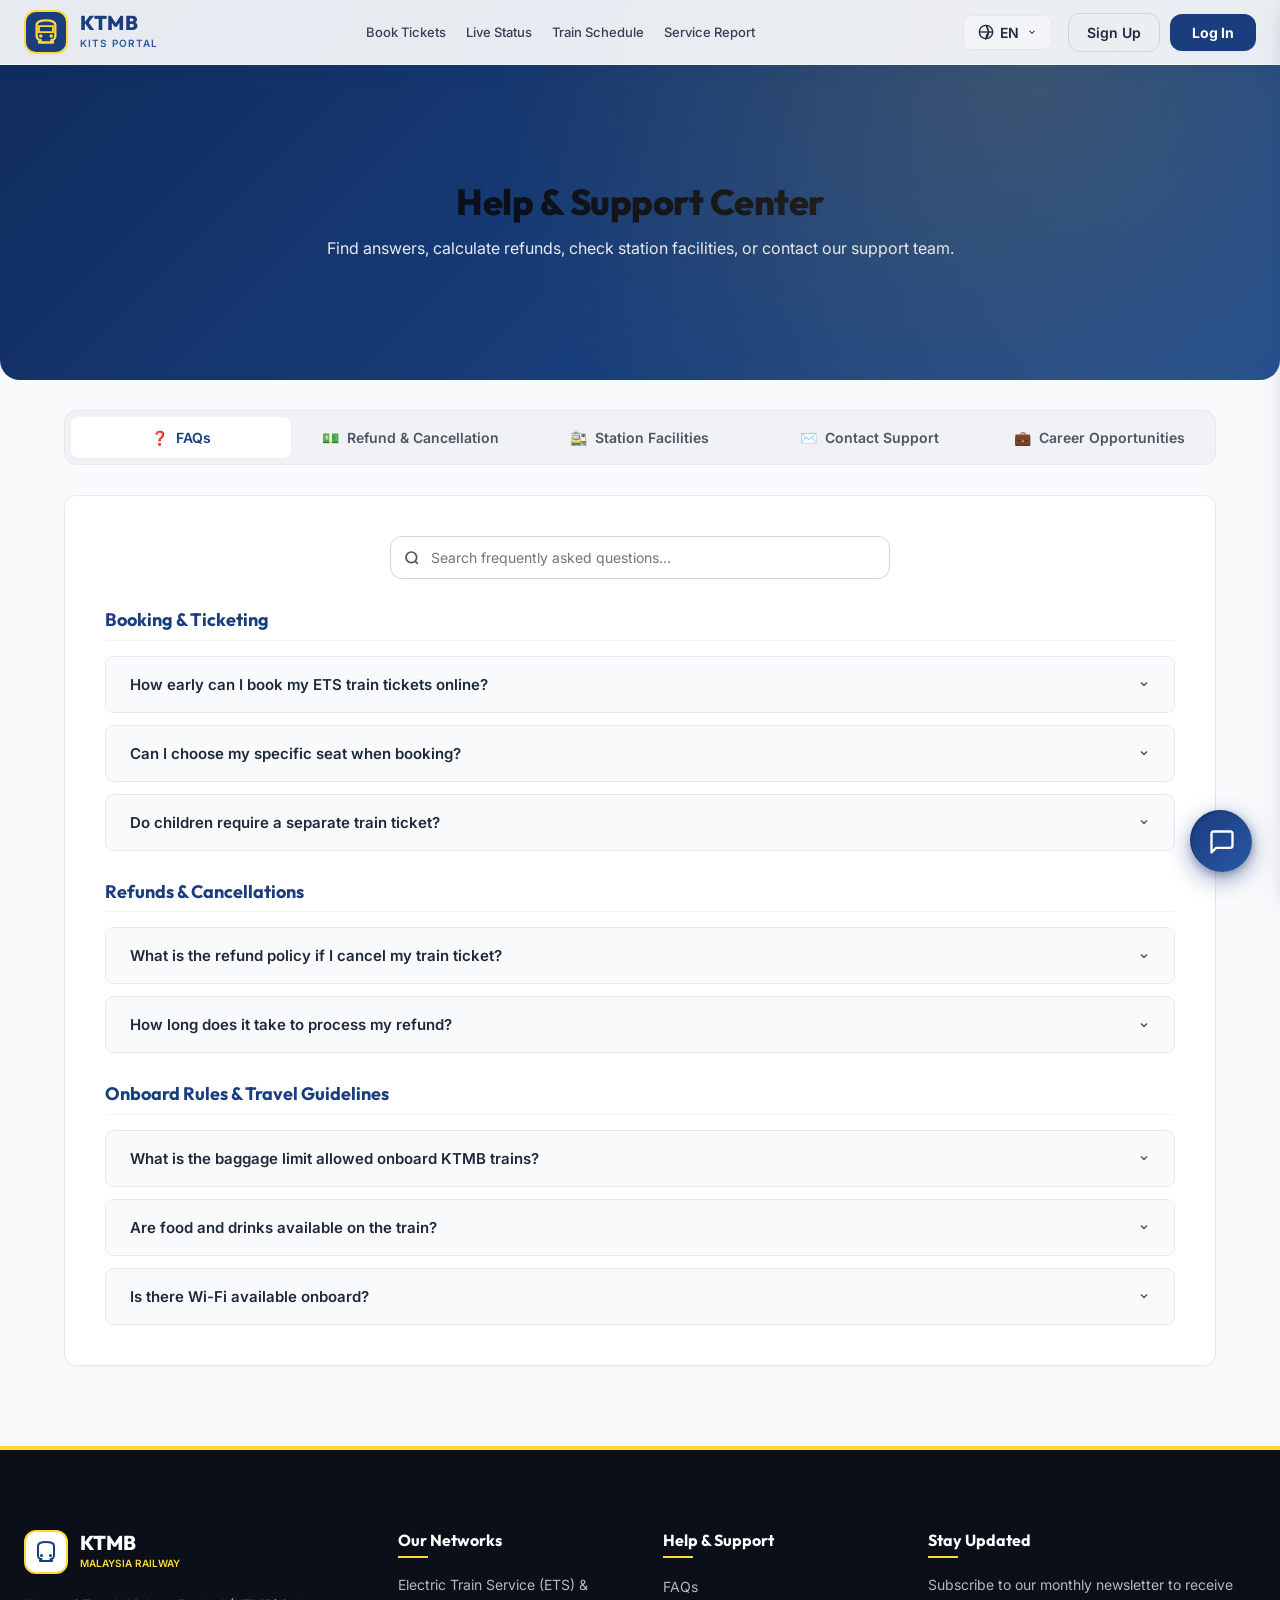
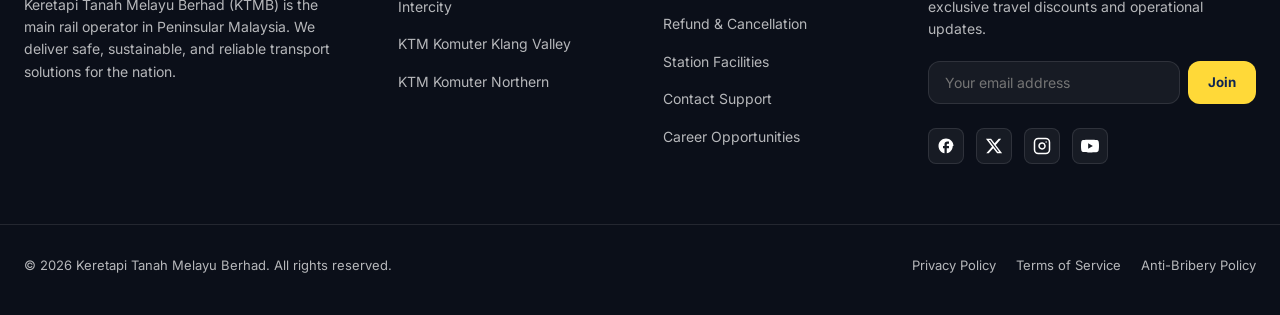
<file: support.html>
<!DOCTYPE html>
<html lang="en">

<head>
  <meta charset="UTF-8">
  <meta name="viewport" content="width=device-width, initial-scale=1.0">
  <title>Help & Support Center - KTMB KITS</title>
  <meta name="description"
    content="Find answers to FAQs, request ticket refunds, search station facilities, contact our 24/7 helpdesk, or apply for career openings at KTMB.">
  <link rel="stylesheet" href="style.css">
  <style>
    /* Support Portal Page Specific Styling */
    .support-hero {
      background: linear-gradient(135deg, #102a5c 0%, #1e4d92 100%);
      color: var(--white);
      padding: 150px 24px 70px 24px;
      min-height: 380px;
      display: flex;
      align-items: center;
      justify-content: center;
      text-align: center;
      position: relative;
      overflow: hidden;
      border-radius: 0 0 var(--radius-lg) var(--radius-lg);
      margin-bottom: 30px;
      box-sizing: border-box;
    }

    .support-hero::before {
      content: '';
      position: absolute;
      top: 0;
      left: 0;
      right: 0;
      bottom: 0;
      background: radial-gradient(circle at 80% 20%, rgba(251, 191, 36, 0.15) 0%, transparent 50%);
      pointer-events: none;
    }

    .support-hero-title {
      font-size: 36px;
      font-weight: 800;
      margin-bottom: 12px;
      font-family: var(--font-display);
      letter-spacing: -0.5px;
    }

    .support-hero-desc {
      font-size: 16px;
      max-width: 650px;
      margin: 0 auto 20px auto;
      color: rgba(255, 255, 255, 0.9);
      line-height: 1.6;
    }

    /* Tab Layout Wrapper */
    .support-container {
      max-width: 1200px;
      margin: 0 auto 80px auto;
      padding: 0 24px;
    }

    .support-tabs-wrapper {
      display: flex;
      flex-direction: column;
      gap: 30px;
    }

    /* Navigation Tabs */
    .support-nav-tabs {
      display: flex;
      flex-wrap: wrap;
      gap: 10px;
      padding: 6px;
      background: rgba(26, 61, 125, 0.04);
      border: 1px solid var(--gray-200);
      border-radius: var(--radius-md);
    }

    .support-tab-btn {
      flex: 1;
      min-width: 160px;
      padding: 12px 20px;
      border-radius: var(--radius-sm);
      font-weight: 600;
      font-size: 14px;
      cursor: pointer;
      background: transparent;
      color: var(--gray-600);
      transition: var(--transition-fast);
      display: flex;
      align-items: center;
      justify-content: center;
      gap: 8px;
    }

    .support-tab-btn:hover {
      color: var(--primary);
      background: rgba(26, 61, 125, 0.03);
    }

    .support-tab-btn.active {
      background: var(--white);
      color: var(--primary);
      box-shadow: var(--shadow-sm);
    }

    /* Content Area */
    .support-content-card {
      background: var(--white);
      border: 1px solid var(--gray-200);
      border-radius: var(--radius-md);
      padding: 40px;
      box-shadow: var(--shadow-sm);
      min-height: 450px;
      position: relative;
    }

    .support-tab-content {
      display: none;
      animation: fadeIn 0.3s ease-in-out;
    }

    .support-tab-content.active {
      display: block;
    }

    @keyframes fadeIn {
      from {
        opacity: 0;
        transform: translateY(8px);
      }

      to {
        opacity: 1;
        transform: translateY(0);
      }
    }

    /* --- FAQs SECTION --- */
    .faq-search-box {
      max-width: 500px;
      margin: 0 auto 30px auto;
      position: relative;
    }

    .faq-search-input {
      width: 100%;
      padding: 12px 16px 12px 40px;
      border: 1px solid var(--gray-300);
      border-radius: var(--radius-md);
      font-size: 14px;
      transition: var(--transition-fast);
    }

    .faq-search-input:focus {
      border-color: var(--primary);
      box-shadow: 0 0 0 3px rgba(26, 61, 125, 0.1);
    }

    .faq-search-icon {
      position: absolute;
      left: 14px;
      top: 50%;
      transform: translateY(-50%);
      color: var(--gray-600);
      pointer-events: none;
    }

    .faq-section-title {
      font-size: 18px;
      font-weight: 700;
      color: var(--primary);
      margin: 30px 0 15px 0;
      border-bottom: 1px solid var(--gray-100);
      padding-bottom: 8px;
    }

    .faq-section-title:first-of-type {
      margin-top: 0;
    }

    .faq-accordion {
      display: flex;
      flex-direction: column;
      gap: 12px;
    }

    .faq-item {
      border: 1px solid var(--gray-200);
      border-radius: var(--radius-sm);
      overflow: hidden;
      transition: var(--transition-fast);
    }

    .faq-item:hover {
      border-color: var(--primary-light);
    }

    .faq-header {
      width: 100%;
      padding: 18px 24px;
      background: var(--gray-50);
      text-align: left;
      font-size: 15px;
      font-weight: 600;
      color: var(--dark-800);
      cursor: pointer;
      display: flex;
      justify-content: space-between;
      align-items: center;
      gap: 16px;
      transition: var(--transition-fast);
    }

    .faq-header:hover {
      background: rgba(26, 61, 125, 0.02);
      color: var(--primary);
    }

    .faq-icon-arrow {
      transition: transform 0.3s;
      flex-shrink: 0;
      color: var(--gray-600);
    }

    .faq-item.open .faq-icon-arrow {
      transform: rotate(180deg);
      color: var(--primary);
    }

    .faq-body {
      max-height: 0;
      overflow: hidden;
      transition: max-height 0.3s cubic-bezier(0, 1, 0, 1);
      background: var(--white);
    }

    .faq-item.open .faq-body {
      max-height: 1000px;
      /* arbitrary large height for auto transition */
      transition: max-height 0.3s cubic-bezier(1, 0, 1, 0);
    }

    .faq-body-content {
      padding: 20px 24px;
      font-size: 14px;
      color: var(--gray-600);
      line-height: 1.6;
      border-top: 1px solid var(--gray-100);
    }

    /* --- REFUNDS & CANCELLATION --- */
    .refund-policy-box {
      background: rgba(26, 61, 125, 0.03);
      border: 1px solid rgba(26, 61, 125, 0.1);
      border-radius: var(--radius-md);
      padding: 24px;
      margin-bottom: 30px;
    }

    .refund-policy-title {
      font-weight: 700;
      color: var(--primary);
      margin-bottom: 12px;
      display: flex;
      align-items: center;
      gap: 8px;
    }

    .refund-policy-grid {
      display: grid;
      grid-template-columns: repeat(auto-fit, minmax(280px, 1fr));
      gap: 16px;
      font-size: 13px;
      color: var(--gray-600);
    }

    .refund-policy-card {
      background: var(--white);
      border: 1px solid var(--gray-200);
      padding: 16px;
      border-radius: var(--radius-sm);
      display: flex;
      flex-direction: column;
      gap: 6px;
    }

    .refund-policy-card strong {
      color: var(--dark-900);
    }

    .refund-form-card {
      background: var(--white);
      border: 1px solid var(--gray-200);
      border-radius: var(--radius-md);
      padding: 30px;
      max-width: 650px;
      margin: 0 auto;
    }

    .refund-breakdown {
      background: var(--gray-50);
      border: 1px solid var(--gray-200);
      border-radius: var(--radius-sm);
      padding: 20px;
      margin-bottom: 24px;
      display: flex;
      flex-direction: column;
      gap: 8px;
    }

    .refund-row {
      display: flex;
      justify-content: space-between;
      font-size: 14px;
      color: var(--gray-600);
    }

    .refund-row.total {
      font-weight: 700;
      color: var(--primary);
      font-size: 16px;
      border-top: 1px solid var(--gray-200);
      padding-top: 8px;
      margin-top: 4px;
    }

    /* --- STATION FACILITIES --- */
    .station-select-box {
      max-width: 500px;
      margin: 0 auto 30px auto;
      display: flex;
      flex-direction: column;
      gap: 8px;
    }

    .facilities-grid {
      display: grid;
      grid-template-columns: repeat(auto-fill, minmax(260px, 1fr));
      gap: 20px;
      margin-top: 10px;
    }

    .facility-card {
      background: var(--white);
      border: 1px solid var(--gray-200);
      border-radius: var(--radius-md);
      padding: 24px;
      transition: var(--transition-fast);
      position: relative;
      display: flex;
      gap: 16px;
    }

    .facility-card:hover {
      border-color: var(--primary-light);
      transform: translateY(-2px);
      box-shadow: var(--shadow-md);
    }

    .facility-icon-box {
      width: 48px;
      height: 48px;
      background: rgba(26, 61, 125, 0.05);
      border-radius: var(--radius-sm);
      display: flex;
      align-items: center;
      justify-content: center;
      color: var(--primary);
      flex-shrink: 0;
    }

    .facility-info {
      flex: 1;
    }

    .facility-name {
      font-size: 15px;
      font-weight: 700;
      color: var(--dark-900);
      margin-bottom: 4px;
    }

    .facility-desc {
      font-size: 12px;
      color: var(--gray-600);
      line-height: 1.5;
    }

    .facility-status {
      display: inline-block;
      font-size: 10px;
      font-weight: 700;
      padding: 2px 8px;
      border-radius: 20px;
      text-transform: uppercase;
      margin-top: 10px;
    }

    .facility-status.available {
      background: #d1fae5;
      color: #065f46;
    }

    .facility-status.maintenance {
      background: #fee2e2;
      color: #991b1b;
    }

    /* --- CONTACT SUPPORT --- */
    .contact-layout-grid {
      display: grid;
      grid-template-columns: 1fr 1.3fr;
      gap: 40px;
    }

    @media (max-width: 860px) {
      .contact-layout-grid {
        grid-template-columns: 1fr;
      }
    }

    .contact-info-col {
      display: flex;
      flex-direction: column;
      gap: 24px;
    }

    .contact-card-sub {
      background: var(--gray-50);
      border: 1px solid var(--gray-200);
      border-radius: var(--radius-md);
      padding: 24px;
    }

    .contact-channel-item {
      display: flex;
      gap: 16px;
      margin-bottom: 20px;
    }

    .contact-channel-item:last-child {
      margin-bottom: 0;
    }

    .contact-channel-icon {
      width: 40px;
      height: 40px;
      background: var(--white);
      border: 1px solid var(--gray-200);
      border-radius: var(--radius-sm);
      display: flex;
      align-items: center;
      justify-content: center;
      color: var(--primary);
      flex-shrink: 0;
    }

    .contact-channel-info strong {
      display: block;
      font-size: 14px;
      color: var(--dark-900);
      margin-bottom: 2px;
    }

    .contact-channel-info p {
      font-size: 13px;
      color: var(--gray-600);
    }

    /* --- CAREERS --- */
    .career-intro-box {
      text-align: center;
      max-width: 700px;
      margin: 0 auto 40px auto;
    }

    .jobs-grid {
      display: grid;
      grid-template-columns: repeat(auto-fill, minmax(320px, 1fr));
      gap: 24px;
    }

    .job-card {
      background: var(--white);
      border: 1px solid var(--gray-200);
      border-radius: var(--radius-md);
      padding: 30px;
      display: flex;
      flex-direction: column;
      justify-content: space-between;
      transition: var(--transition-fast);
    }

    .job-card:hover {
      border-color: var(--primary-light);
      box-shadow: var(--shadow-md);
      transform: translateY(-2px);
    }

    .job-header {
      margin-bottom: 20px;
    }

    .job-title {
      font-size: 18px;
      font-weight: 700;
      color: var(--primary);
      margin-bottom: 6px;
    }

    .job-meta-row {
      display: flex;
      flex-wrap: wrap;
      gap: 12px;
      font-size: 12px;
      color: var(--gray-600);
      font-weight: 500;
    }

    .job-meta-tag {
      background: var(--gray-100);
      padding: 2px 8px;
      border-radius: 4px;
    }

    .job-meta-tag.salary {
      background: rgba(251, 191, 36, 0.15);
      color: #92400e;
      font-weight: 700;
    }

    .job-description {
      font-size: 13px;
      color: var(--gray-600);
      line-height: 1.6;
      margin-bottom: 20px;
    }

    .job-requirements {
      border-top: 1px dashed var(--gray-200);
      padding-top: 15px;
      margin-bottom: 20px;
    }

    .job-requirements h5 {
      font-size: 13px;
      color: var(--dark-900);
      margin-bottom: 8px;
      font-weight: 700;
    }

    .job-requirements ul {
      list-style-type: disc;
      padding-left: 18px;
      font-size: 12px;
      color: var(--gray-600);
      display: flex;
      flex-direction: column;
      gap: 4px;
    }

    /* --- SLIDE-OUT PANEL (CAREER DRAWER) --- */
    .drawer-overlay {
      position: fixed;
      top: 0;
      left: 0;
      right: 0;
      bottom: 0;
      background: rgba(0, 0, 0, 0.5);
      z-index: 1500;
      display: none;
      opacity: 0;
      transition: opacity 0.3s ease;
    }

    .drawer-overlay.open {
      display: block;
      opacity: 1;
    }

    .drawer-panel {
      position: fixed;
      top: 0;
      right: -450px;
      width: 100%;
      max-width: 450px;
      height: 100%;
      background: var(--white);
      box-shadow: var(--shadow-lg);
      z-index: 1501;
      transition: right 0.3s cubic-bezier(0.4, 0, 0.2, 1);
      display: flex;
      flex-direction: column;
    }

    .drawer-overlay.open+.drawer-panel,
    .drawer-panel.open {
      right: 0;
    }

    .drawer-header {
      padding: 24px;
      border-bottom: 1px solid var(--gray-200);
      display: flex;
      justify-content: space-between;
      align-items: center;
    }

    .drawer-body {
      padding: 24px;
      flex: 1;
      overflow-y: auto;
    }

    /* --- LIVE CHAT SIMULATOR WIDGET --- */
    .live-chat-bubble {
      position: fixed;
      bottom: 30px;
      right: 30px;
      width: 60px;
      height: 60px;
      border-radius: 50%;
      background: var(--primary);
      color: var(--white);
      display: flex;
      align-items: center;
      justify-content: center;
      cursor: pointer;
      box-shadow: var(--shadow-lg);
      z-index: 1200;
      transition: transform 0.2s;
    }

    .live-chat-bubble:hover {
      transform: scale(1.08);
      background: var(--primary-light);
    }

    .live-chat-window {
      position: fixed;
      bottom: 100px;
      right: 30px;
      width: 350px;
      height: 480px;
      background: var(--white);
      border-radius: var(--radius-md);
      box-shadow: var(--shadow-lg);
      border: 1px solid var(--gray-200);
      z-index: 1201;
      display: none;
      flex-direction: column;
      overflow: hidden;
      animation: slideUpChat 0.3s ease;
    }

    @keyframes slideUpChat {
      from {
        transform: translateY(20px);
        opacity: 0;
      }

      to {
        transform: translateY(0);
        opacity: 1;
      }
    }

    .chat-header {
      padding: 16px;
      background: var(--primary);
      color: var(--white);
      display: flex;
      justify-content: space-between;
      align-items: center;
    }

    .chat-body {
      flex: 1;
      padding: 16px;
      overflow-y: auto;
      display: flex;
      flex-direction: column;
      gap: 12px;
      background: var(--gray-50);
    }

    .chat-msg {
      max-width: 80%;
      padding: 10px 14px;
      border-radius: 12px;
      font-size: 13px;
      line-height: 1.5;
    }

    .chat-msg.agent {
      background: var(--white);
      color: var(--dark-900);
      align-self: flex-start;
      border-top-left-radius: 2px;
      box-shadow: 0 1px 2px rgba(0, 0, 0, 0.05);
    }

    .chat-msg.user {
      background: var(--primary);
      color: var(--white);
      align-self: flex-end;
      border-top-right-radius: 2px;
    }

    .chat-footer {
      padding: 12px;
      border-top: 1px solid var(--gray-200);
      display: flex;
      gap: 8px;
    }

    .chat-input {
      flex: 1;
      padding: 8px 12px;
      border: 1px solid var(--gray-300);
      border-radius: var(--radius-sm);
      font-size: 13px;
    }

    .btn-send-chat {
      background: var(--primary);
      color: var(--white);
      width: 36px;
      height: 36px;
      border-radius: var(--radius-sm);
      display: flex;
      align-items: center;
      justify-content: center;
      cursor: pointer;
    }
  </style>
</head>

<body>

  <!-- HEADER -->
  <header id="site-header" class="scrolled">
    <div class="nav-container">
      <!-- Logo -->
      <a href="index.html" class="logo">
        <div class="logo-icon">
          <svg width="28" height="28" viewBox="0 0 24 24" fill="none" style="color: var(--accent);">
            <path
              d="M4 15.5C4 17.43 5.57 19 7.5 19L6 20.5v.5h12v-.5L16.5 19c1.93 0 3.5-1.57 3.5-3.5V6c0-3.5-4-4-8-4s-8 .5-8 4v9.5z"
              stroke="currentColor" stroke-width="2" stroke-linejoin="round" />
            <circle cx="7.5" cy="15.5" r="1.5" fill="currentColor" />
            <circle cx="16.5" cy="15.5" r="1.5" fill="currentColor" />
            <path d="M6 7h12v5H6V7z" stroke="currentColor" stroke-width="1.5" />
          </svg>
        </div>
        <div class="logo-text">
          <span class="logo-title">KTMB</span>
          <span class="logo-sub">KITS PORTAL</span>
        </div>
      </a>

      <!-- Menu links -->
      <nav class="nav-menu">
        <a href="index.html" class="nav-link" data-translate="nav-book">Book Tickets</a>
        <a href="status.html" class="nav-link" data-translate="nav-status">Live Status</a>
        <a href="schedule.html" class="nav-link" data-translate="nav-schedule">Train Schedule</a>
        <a href="reports.html" class="nav-link" data-translate="nav-reports">Service Report</a>
      </nav>

      <!-- Nav CTA / Language -->
      <div class="nav-actions">
        <div class="lang-dropdown-wrapper">
          <button class="btn-lang" aria-label="Select Language">
            <svg width="16" height="16" viewBox="0 0 24 24" fill="none" stroke="currentColor" stroke-width="2">
              <circle cx="12" cy="12" r="10" />
              <line x1="2" y1="12" x2="22" y2="12" />
              <path d="M12 2a15.3 15.3 0 0 1 4 10 15.3 15.3 0 0 1-4 10 15.3 15.3 0 0 1 4-10z" />
            </svg>
            <span>EN</span>
            <svg width="10" height="10" viewBox="0 0 24 24" fill="none" stroke="currentColor" stroke-width="2.5"
              style="margin-left: 2px; transition: transform 0.2s; vertical-align: middle;">
              <polyline points="6 9 12 15 18 9"></polyline>
            </svg>
          </button>
          <div class="lang-dropdown-menu">
            <button class="lang-option active" data-lang="en">
              <span>English (EN)</span>
            </button>
            <button class="lang-option" data-lang="bm">
              <span>Bahasa Malaysia (BM)</span>
            </button>
          </div>
        </div>

        <!-- User auth container -->
        <div class="auth-container" id="auth-container">
          <div class="logged-out-actions" id="logged-out-actions">
            <button class="btn-signup-nav" id="btn-signup-desktop" data-translate="nav-signup">Sign Up</button>
            <button class="btn-signin" id="btn-signin-desktop" data-translate="nav-login">Log In</button>
          </div>

          <div class="user-dropdown-wrapper" id="user-dropdown-wrapper" style="display:none;">
            <button class="btn-user-profile" id="btn-user-profile" aria-expanded="false" aria-haspopup="true">
              <span class="user-avatar" id="nav-user-avatar">U</span>
              <span class="user-name" id="nav-user-name">User</span>
            </button>
            <div class="user-dropdown-menu" id="user-dropdown-menu">
              <a href="mybookings.html" id="menu-my-bookings">
                <svg width="16" height="16" viewBox="0 0 24 24" fill="none" stroke="currentColor" stroke-width="2"
                  style="margin-right: 8px; vertical-align: middle;">
                  <path d="M14 2H6a2 2 0 0 0-2 2v16a2 2 0 0 0 2 2h12a2 2 0 0 0 2-2V8z"></path>
                  <polyline points="14 2 14 8 20 8"></polyline>
                  <line x1="16" y1="13" x2="8" y2="13"></line>
                  <line x1="16" y1="17" x2="8" y2="17"></line>
                </svg>
                <span data-translate="nav-mybookings">My Bookings</span>
              </a>
              <hr class="dropdown-divider">
              <a href="#" id="menu-signout" class="text-danger">
                <svg width="16" height="16" viewBox="0 0 24 24" fill="none" stroke="currentColor" stroke-width="2"
                  style="margin-right: 8px; vertical-align: middle;">
                  <path d="M9 21H5a2 2 0 0 1-2-2V5a2 2 0 0 1 2-2h4"></path>
                  <polyline points="16 17 21 12 16 7"></polyline>
                  <line x1="21" y1="12" x2="9" y2="12"></line>
                </svg>
                <span data-translate="nav-signout">Sign Out</span>
              </a>
            </div>
          </div>
        </div>
      </div>
    </div>
  </header>

  <!-- HERO SECTION -->
  <section class="support-hero">
    <div class="support-hero-content">
      <h1 class="support-hero-title" data-translate="support-title">Help & Support Center</h1>
      <p class="support-hero-desc" data-translate="support-subtitle">Find answers, calculate refunds, check station
        facilities, or contact our support team.</p>
    </div>
  </section>

  <!-- MAIN SUPPORT PORTAL LAYOUT -->
  <main class="support-container">
    <div class="support-tabs-wrapper">

      <!-- Nav Tabs -->
      <div class="support-nav-tabs">
        <button class="support-tab-btn active" data-tab="faq">
          <span>❓</span> <span data-translate="support-tab-faq">FAQs</span>
        </button>
        <button class="support-tab-btn" data-tab="refund">
          <span>💵</span> <span data-translate="support-tab-refund">Refund & Cancellation</span>
        </button>
        <button class="support-tab-btn" data-tab="facilities">
          <span>🚉</span> <span data-translate="support-tab-facilities">Station Facilities</span>
        </button>
        <button class="support-tab-btn" data-tab="contact">
          <span>✉️</span> <span data-translate="support-tab-contact">Contact Support</span>
        </button>
        <button class="support-tab-btn" data-tab="careers">
          <span>💼</span> <span data-translate="support-tab-careers">Career Opportunities</span>
        </button>
      </div>

      <!-- Tab Contents Container -->
      <div class="support-content-card">

        <!-- FAQ TAB -->
        <div class="support-tab-content active" id="tab-content-faq">
          <div class="faq-search-box">
            <svg class="faq-search-icon" width="16" height="16" viewBox="0 0 24 24" fill="none" stroke="currentColor"
              stroke-width="2.5">
              <circle cx="11" cy="11" r="8"></circle>
              <line x1="21" y1="21" x2="16.65" y2="16.65"></line>
            </svg>
            <input type="text" class="faq-search-input" id="faq-search-input" placeholder="Search FAQs..."
              data-translate-placeholder="support-search-placeholder">
          </div>

          <div id="faq-list-container">
            <!-- Dynamically populated FAQ Accordion Groups -->
          </div>
        </div>

        <!-- REFUND TAB -->
        <div class="support-tab-content" id="tab-content-refund">
          <div class="refund-policy-box">
            <div class="refund-policy-title">
              <span>ℹ️</span>
              <strong data-translate="refund-policy-title-val">KTMB Ticket Refund & Cancellation Policy</strong>
            </div>
            <div class="refund-policy-grid">
              <div class="refund-policy-card">
                <strong>&gt; 24 Hours Before Departure</strong>
                <p>Eligible for a 70% refund of the ticket base price. 30% cancellation administrative charge applies.
                </p>
              </div>
              <div class="refund-policy-card">
                <strong>2 - 24 Hours Before Departure</strong>
                <p>Eligible for a 50% refund of the ticket base price. 50% cancellation fee applies.</p>
              </div>
              <div class="refund-policy-card">
                <strong>&lt; 2 Hours or After Train Departure</strong>
                <p>Tickets are strictly non-refundable and non-cancellable.</p>
              </div>
            </div>
          </div>

          <div class="refund-form-card">
            <h3 style="margin-bottom: 20px; font-weight: 700; color: var(--primary);"
              data-translate="refund-calc-title">Online Refund Request & Calculator</h3>
            <form id="refund-calc-form" class="modal-form">
              <div class="form-group">
                <label for="refund-route" data-translate="refund-route-label">Select Booking Route (For Ticket
                  Price)</label>
                <select id="refund-route" required
                  style="width: 100%; padding: 10px; border-radius: var(--radius-sm); border: 1px solid var(--gray-300);">
                  <option value="" disabled selected>-- Select Route --</option>
                  <option value="46.00">Kuala Lumpur ⇄ Butterworth (ETS Platinum - RM 46.00)</option>
                  <option value="35.00">Kuala Lumpur ⇄ Ipoh (ETS Gold - RM 35.00)</option>
                  <option value="35.00">Kuala Lumpur ⇄ Padang Besar (ETS Gold - RM 35.00)</option>
                  <option value="22.00">Johor Bahru ⇄ Gemas (KTM Intercity - RM 22.00)</option>
                </select>
              </div>

              <div class="form-grid">
                <div class="form-group">
                  <label for="refund-ticket-ref" data-translate="refund-ref-label">Ticket Reference Number</label>
                  <input type="text" id="refund-ticket-ref" placeholder="e.g. KTMB-102938" required
                    pattern="^KTMB-\d{6}$" title="Must be in format KTMB-XXXXXX (6 digits)">
                </div>
                <div class="form-group">
                  <label for="refund-timing" data-translate="refund-timing-label">Cancellation Timeline</label>
                  <select id="refund-timing" required
                    style="width: 100%; padding: 10px; border-radius: var(--radius-sm); border: 1px solid var(--gray-300);">
                    <option value="0.70" selected>More than 24 hours before departure (70% Refund)</option>
                    <option value="0.50">2 to 24 hours before departure (50% Refund)</option>
                    <option value="0.00">Less than 2 hours or after departure (0% Refund)</option>
                  </select>
                </div>
              </div>

              <div class="form-group">
                <label for="refund-reason" data-translate="refund-reason-label">Reason for Cancellation</label>
                <select id="refund-reason" required
                  style="width: 100%; padding: 10px; border-radius: var(--radius-sm); border: 1px solid var(--gray-300);">
                  <option value="" disabled selected>-- Select Reason --</option>
                  <option value="delay">Train service delayed or suspended</option>
                  <option value="plans">Travel plan modifications</option>
                  <option value="health">Medical or health issues</option>
                  <option value="error">Accidental incorrect booking details</option>
                  <option value="other">Other issues</option>
                </select>
              </div>

              <!-- Refund Breakdown Block -->
              <div class="refund-breakdown">
                <div class="refund-row">
                  <span data-translate="refund-breakdown-ticket">Ticket Base Fare:</span>
                  <span id="ref-base-val">RM 0.00</span>
                </div>
                <div class="refund-row">
                  <span data-translate="refund-breakdown-rate">Eligible Refund Rate:</span>
                  <span id="ref-rate-val">70%</span>
                </div>
                <div class="refund-row">
                  <span data-translate="refund-breakdown-fee">Cancellation Administrative Fee:</span>
                  <span id="ref-fee-val">RM 0.00</span>
                </div>
                <div class="refund-row total">
                  <span data-translate="refund-breakdown-total">Est. Refund Amount:</span>
                  <span id="ref-total-val">RM 0.00</span>
                </div>
              </div>

              <button type="submit" class="btn-save" id="btn-submit-refund" style="width: 100%; padding: 12px;"
                data-translate="refund-btn-submit">Submit Refund Request</button>
            </form>
          </div>
        </div>

        <!-- STATIONS FACILITIES TAB -->
        <div class="support-tab-content" id="tab-content-facilities">
          <div class="station-select-box">
            <label for="station-facility-select" style="font-weight: 700; color: var(--primary-dark); font-size: 14px;"
              data-translate="facilities-select-label">Select Train Station to View Facilities:</label>
            <select id="station-facility-select"
              style="width: 100%; padding: 12px; border-radius: var(--radius-sm); border: 1px solid var(--gray-300); font-weight: 600;">
              <option value="KLS" selected>KL Sentral (Kuala Lumpur)</option>
              <option value="BTW">Butterworth (Penang)</option>
              <option value="IPH">Ipoh (Perak)</option>
              <option value="PDB">Padang Besar (Perlis)</option>
              <option value="GMS">Gemas (Negeri Sembilan)</option>
              <option value="JBS">JB Sentral (Johor Bahru)</option>
            </select>
          </div>

          <div class="facilities-grid" id="facilities-grid-container">
            <!-- Facility Cards will render dynamically here -->
          </div>
        </div>

        <!-- CONTACT TAB -->
        <div class="support-tab-content" id="tab-content-contact">
          <div class="contact-layout-grid">
            <!-- Channels & info -->
            <div class="contact-info-col">
              <h3 style="font-weight: 700; color: var(--primary);" data-translate="contact-channels-title">Our Support
                Channels</h3>
              <p style="font-size: 13px; color: var(--gray-600); line-height: 1.5;"
                data-translate="contact-channels-desc">Reach out directly through any of our official helplines. Support
                operates 24/7/365.</p>

              <div class="contact-card-sub">
                <div class="contact-channel-item">
                  <div class="contact-channel-icon">📞</div>
                  <div class="contact-channel-info">
                    <strong data-translate="contact-lbl-call">24/7 Call Center Helpline</strong>
                    <p>+603-2267 1200</p>
                  </div>
                </div>
                <div class="contact-channel-item">
                  <div class="contact-channel-icon">✉️</div>
                  <div class="contact-channel-info">
                    <strong data-translate="contact-lbl-email">Customer Support Email</strong>
                    <p>callcenter@ktmb.com.my</p>
                  </div>
                </div>
                <div class="contact-channel-item">
                  <div class="contact-channel-icon">🏢</div>
                  <div class="contact-channel-info">
                    <strong data-translate="contact-lbl-office">Corporate HQ Address</strong>
                    <p>Jalan Sultan Hishamuddin, 50621 Kuala Lumpur, Malaysia</p>
                  </div>
                </div>
              </div>

              <!-- Chat simulation prompt -->
              <div
                style="background: rgba(251, 191, 36, 0.1); border: 1px solid rgba(251, 191, 36, 0.3); padding: 20px; border-radius: var(--radius-md); text-align: center;">
                <h4 style="font-size: 14px; font-weight: 700; color: #92400e; margin-bottom: 8px;">💬 Need instant help?
                </h4>
                <p style="font-size: 12px; color: var(--gray-600); margin-bottom: 12px;">Launch our smart interactive
                  chatbot to chat with a support agent immediately.</p>
                <button type="button" class="btn-save" id="btn-launch-chat-inline"
                  style="background: var(--primary); padding: 8px 16px; font-size: 12px;">Start Live Chat</button>
              </div>
            </div>

            <!-- Inquiry form -->
            <div style="border-left: 1px solid var(--gray-200); padding-left: 40px;" id="contact-form-side">
              <h3 style="font-weight: 700; color: var(--primary); margin-bottom: 20px;"
                data-translate="contact-form-title">Send Us an Inquiry</h3>
              <form id="contact-inquiry-form" class="modal-form">
                <div class="form-grid">
                  <div class="form-group">
                    <label for="contact-name" data-translate="auth-label-name">Full Name</label>
                    <input type="text" id="contact-name" placeholder="Your name" required>
                  </div>
                  <div class="form-group">
                    <label for="contact-email" data-translate="auth-label-email">Email Address</label>
                    <input type="email" id="contact-email" placeholder="name@example.com" required>
                  </div>
                </div>

                <div class="form-grid">
                  <div class="form-group">
                    <label for="contact-category" data-translate="contact-category-label">Inquiry Category</label>
                    <select id="contact-category" required
                      style="width: 100%; padding: 10px; border-radius: var(--radius-sm); border: 1px solid var(--gray-300);">
                      <option value="" disabled selected>-- Select Category --</option>
                      <option value="booking">Ticketing & Booking Help</option>
                      <option value="refund">Refund Request Assistance</option>
                      <option value="feedback">Service Feedback & Suggestions</option>
                      <option value="complaint">Service Complaint</option>
                    </select>
                  </div>
                  <div class="form-group">
                    <label for="contact-subject" data-translate="contact-subject-label">Subject</label>
                    <input type="text" id="contact-subject" placeholder="Inquiry subject summary" required>
                  </div>
                </div>

                <div class="form-group">
                  <label for="contact-message" data-translate="contact-message-label">Detailed Message</label>
                  <textarea id="contact-message" rows="5" placeholder="Describe how we can help you..." required
                    style="padding: 10px; border: 1px solid var(--gray-300); border-radius: var(--radius-sm); font-family: inherit; resize: vertical;"></textarea>
                </div>

                <button type="submit" class="btn-save" style="width: 100%; padding: 12px;"
                  data-translate="contact-btn-send">Send Message</button>
              </form>
            </div>
          </div>
        </div>

        <!-- CAREERS TAB -->
        <div class="support-tab-content" id="tab-content-careers">
          <div class="career-intro-box">
            <h3 style="font-weight: 700; color: var(--primary); font-size: 22px; margin-bottom: 10px;"
              data-translate="careers-headline">Join the KTMB Railway Family</h3>
            <p style="font-size: 14px; color: var(--gray-600); line-height: 1.6;" data-translate="careers-desc">We are
              always looking for passionate, motivated individuals to help us build a safer, faster, and more connected
              railway network for Malaysia. Explore our open positions below.</p>
          </div>

          <div class="jobs-grid">

            <!-- Job Card 1 -->
            <div class="job-card">
              <div class="job-header">
                <h4 class="job-title">Train Driver (Train Captain)</h4>
                <div class="job-meta-row">
                  <span class="job-meta-tag">Kuala Lumpur HQ</span>
                  <span class="job-meta-tag">Full-Time</span>
                  <span class="job-meta-tag salary">RM 3,500 - RM 5,000 / mo</span>
                </div>
              </div>
              <p class="job-description">Responsible for the safe, punctual operation of passenger electric trains (ETS)
                and Komuter lines adhering strictly to signals, safety guidelines, and schedule guidelines.</p>
              <div class="job-requirements">
                <h5>Requirements:</h5>
                <ul>
                  <li>Diploma or SPM with credit in Physics and Mathematics</li>
                  <li>Good color vision and physical fitness (Class-1 health standards)</li>
                  <li>Willingness to work flexible shift hours</li>
                </ul>
              </div>
              <button type="button" class="btn-save btn-apply-job" data-job="Train Driver (Train Captain)"
                style="width: 100%;">Apply Now</button>
            </div>

            <!-- Job Card 2 -->
            <div class="job-card">
              <div class="job-header">
                <h4 class="job-title">Station Operations Executive</h4>
                <div class="job-meta-row">
                  <span class="job-meta-tag">Butterworth Station</span>
                  <span class="job-meta-tag">Full-Time</span>
                  <span class="job-meta-tag salary">RM 2,800 - RM 4,200 / mo</span>
                </div>
              </div>
              <p class="job-description">Oversee day-to-day operations at the station platform, passenger gate controls,
                customer information desks, ticketing counters, and coordinate response during delays.</p>
              <div class="job-requirements">
                <h5>Requirements:</h5>
                <ul>
                  <li>Bachelor's Degree in Logistics, Business Admin, or related</li>
                  <li>Excellent communication skills in Malay and English</li>
                  <li>Strong problem-solving ability under high passenger volumes</li>
                </ul>
              </div>
              <button type="button" class="btn-save btn-apply-job" data-job="Station Operations Executive"
                style="width: 100%;">Apply Now</button>
            </div>

            <!-- Job Card 3 -->
            <div class="job-card">
              <div class="job-header">
                <h4 class="job-title">Customer Support Representative</h4>
                <div class="job-meta-row">
                  <span class="job-meta-tag">KL Sentral Office</span>
                  <span class="job-meta-tag">Shift Rotation</span>
                  <span class="job-meta-tag salary">RM 2,500 - RM 3,800 / mo</span>
                </div>
              </div>
              <p class="job-description">Manage calls, emails, live chats, and service feedback tracking. Assist
                passengers with booking cancellations, refunds, schedule inquiries, and ticket claims.</p>
              <div class="job-requirements">
                <h5>Requirements:</h5>
                <ul>
                  <li>SPM/STPM/Diploma holder in any field</li>
                  <li>Patient, empathetic telephone manner and active listening skills</li>
                  <li>Basic computer literacy and ticket entry systems experience</li>
                </ul>
              </div>
              <button type="button" class="btn-save btn-apply-job" data-job="Customer Support Representative"
                style="width: 100%;">Apply Now</button>
            </div>

          </div>
        </div>

      </div>
    </div>
  </main>

  <!-- CAREER APPLICATION DRAWER (SLIDE-OVER PANEL) -->
  <div class="drawer-overlay" id="drawer-overlay"></div>
  <div class="drawer-panel" id="drawer-panel">
    <div class="drawer-header">
      <h3 style="font-weight: 700; color: var(--primary); font-size: 16px;">Apply for <span
          id="job-apply-title">Position</span></h3>
      <button type="button" id="btn-close-drawer"
        style="background:none; border:none; font-size:24px; font-weight:700; cursor:pointer; color:var(--gray-600);">&times;</button>
    </div>
    <div class="drawer-body">
      <form id="career-application-form" class="modal-form">
        <div class="form-group">
          <label for="apply-name">Full Name (As in IC)</label>
          <input type="text" id="apply-name" required>
        </div>
        <div class="form-group">
          <label for="apply-email">Email Address</label>
          <input type="email" id="apply-email" required>
        </div>
        <div class="form-group">
          <label for="apply-phone">Phone Number</label>
          <input type="text" id="apply-phone" placeholder="e.g. +6012-3456789" required>
        </div>
        <div class="form-group">
          <label for="apply-edu">Highest Education Level</label>
          <select id="apply-edu" required
            style="width: 100%; padding: 10px; border-radius: var(--radius-sm); border: 1px solid var(--gray-300);">
            <option value="SPM">SPM / O-Level</option>
            <option value="STPM">STPM / A-Level / Matriculation</option>
            <option value="Diploma">Diploma</option>
            <option value="Degree" selected>Bachelor's Degree</option>
            <option value="Postgrad">Master's / Ph.D.</option>
          </select>
        </div>
        <div class="form-group">
          <label for="apply-resume">Resume Upload Link (Mock)</label>
          <input type="url" id="apply-resume" placeholder="e.g. https://linkedin.com/in/username" required>
          <span style="font-size:10px; color:var(--gray-600);">Please provide a link to your LinkedIn profile,
            portfolio, or cloud PDF.</span>
        </div>
        <div class="form-group">
          <label for="apply-cover">Cover Letter / Why should we hire you?</label>
          <textarea id="apply-cover" rows="4" placeholder="Briefly describe your suitability..." required
            style="padding: 10px; border: 1px solid var(--gray-300); border-radius: var(--radius-sm); font-family: inherit; resize: vertical;"></textarea>
        </div>
        <button type="submit" class="btn-save" style="width: 100%; padding: 12px; margin-top: 10px;">Submit
          Application</button>
      </form>
    </div>
  </div>

  <!-- FLOATING LIVE CHAT SIMULATOR -->
  <div class="live-chat-bubble" id="live-chat-bubble" title="Chat with support">
    <svg width="24" height="24" viewBox="0 0 24 24" fill="none" stroke="currentColor" stroke-width="2.5">
      <path d="M21 15a2 2 0 0 1-2 2H7l-4 4V5a2 2 0 0 1 2-2h14a2 2 0 0 1 2 2z"></path>
    </svg>
  </div>

  <div class="live-chat-window" id="live-chat-window">
    <div class="chat-header">
      <div style="display: flex; align-items: center; gap: 8px;">
        <span style="width: 8px; height: 8px; border-radius: 50%; background: #10b981; display: inline-block;"></span>
        <strong style="font-size: 14px;">KITS Live Support</strong>
      </div>
      <button type="button" id="btn-close-chat"
        style="background: none; border: none; font-size: 20px; color: var(--white); cursor: pointer;">&times;</button>
    </div>
    <div class="chat-body" id="chat-body-container">
      <div class="chat-msg agent">
        Hi there! Welcome to the KTMB Customer Support Portal. How can I assist you with your booking, refund, or
        schedules today?
      </div>
    </div>
    <div class="chat-footer">
      <input type="text" class="chat-input" id="chat-input-field" placeholder="Type a message...">
      <button type="button" class="btn-send-chat" id="btn-send-chat-msg">
        <svg width="16" height="16" viewBox="0 0 24 24" fill="none" stroke="currentColor" stroke-width="2.5"
          style="transform: rotate(45deg);">
          <line x1="22" y1="2" x2="11" y2="13"></line>
          <polygon points="22 2 15 22 11 13 2 9 22 2"></polygon>
        </svg>
      </button>
    </div>
  </div>

  <!-- FOOTER -->
  <footer id="support">
    <div class="footer-container">
      <!-- Col 1: Brand Info -->
      <div class="footer-brand">
        <a href="#" class="footer-logo">
          <div class="footer-logo-icon">
            <svg width="24" height="24" viewBox="0 0 24 24" fill="none" style="color: var(--primary);">
              <path
                d="M4 15.5C4 17.43 5.57 19 7.5 19L6 20.5v.5h12v-.5L16.5 19c1.93 0 3.5-1.57 3.5-3.5V6c0-3.5-4-4-8-4s-8 .5-8 4v9.5z"
                stroke="currentColor" stroke-width="2" stroke-linejoin="round" />
              <circle cx="7.5" cy="15.5" r="1.5" fill="currentColor" />
              <circle cx="16.5" cy="15.5" r="1.5" fill="currentColor" />
            </svg>
          </div>
          <div class="logo-text">
            <span class="footer-logo-title">KTMB</span>
            <span class="footer-logo-sub">MALAYSIA RAILWAY</span>
          </div>
        </a>
        <p data-translate="footer-desc">Keretapi Tanah Melayu Berhad (KTMB) is the main rail operator in Peninsular
          Malaysia. We deliver safe, sustainable, and reliable transport solutions for the nation.</p>
      </div>

      <!-- Col 2: Services -->
      <div class="footer-links-col">
        <h4 data-translate="footer-networks">Our Networks</h4>
        <ul>
          <li><a href="ets-intercity.html">Electric Train Service (ETS) & Intercity</a></li>
          <li><a href="ktm-komuter.html">KTM Komuter Klang Valley</a></li>
          <li><a href="ktm-northern.html">KTM Komuter Northern</a></li>
        </ul>
      </div>

      <!-- Col 3: Quick Links -->
      <div class="footer-links-col">
        <h4 data-translate="footer-support">Help & Support</h4>
        <ul>
          <li><a href="#faq" data-translate="support-tab-faq">Frequently Asked Questions</a></li>
          <li><a href="#refund" data-translate="support-tab-refund">Ticket Refund & Cancellation</a></li>
          <li><a href="#facilities" data-translate="support-tab-facilities">Train Station Facilities</a></li>
          <li><a href="#contact" data-translate="support-tab-contact">Contact Support</a></li>
          <li><a href="#careers" data-translate="support-tab-careers">Career Opportunities</a></li>
        </ul>
      </div>

      <!-- Col 4: Newsletter -->
      <div class="footer-newsletter">
        <h4 data-translate="footer-update">Stay Updated</h4>
        <p data-translate="footer-update-desc">Subscribe to our monthly newsletter to receive exclusive travel discounts
          and operational updates.</p>
        <form class="newsletter-form" action="#" method="POST"
          onsubmit="event.preventDefault(); alert('Subscribed successfully!');">
          <input type="email" placeholder="Your email address" data-translate-placeholder="footer-placeholder-email"
            required aria-label="Email Address">
          <button type="submit" class="btn-subscribe" data-translate="footer-btn-join">Join</button>
        </form>
        <div class="social-links">
          <a href="#" class="social-icon" aria-label="Facebook">
            <svg width="18" height="18" viewBox="0 0 24 24" fill="currentColor">
              <path d="M22 12c0-5.52-4.48-10-10-10S2 6.48 2 12c0 4.84 3.44 8.87 8 9.8V15H8v-3h2V9.5C10 7.57 11.57 6 13.5 6H16v3h-2c-.55 0-1 .45-1 1V12h3v3h-3v6.8c4.56-.93 8-4.96 8-9.8z"/>
            </svg>
          </a>
          <a href="#" class="social-icon" aria-label="Twitter">
            <svg width="18" height="18" viewBox="0 0 24 24" fill="currentColor">
              <path d="M18.244 2.25h3.308l-7.227 8.26 8.502 11.24H16.17l-5.214-6.817L4.99 21.75H1.68l7.73-8.835L1.254 2.25H8.08l4.713 6.231zm-1.161 17.52h1.833L7.084 4.126H5.117z"/>
            </svg>
          </a>
          <a href="#" class="social-icon" aria-label="Instagram">
            <svg width="18" height="18" viewBox="0 0 24 24" fill="none" stroke="currentColor" stroke-width="2" stroke-linecap="round" stroke-linejoin="round">
              <rect x="2" y="2" width="20" height="20" rx="5" ry="5"></rect>
              <path d="M16 11.37A4 4 0 1 1 12.63 8 4 4 0 0 1 16 11.37z"></path>
              <line x1="17.5" y1="6.5" x2="17.51" y2="6.5"></line>
            </svg>
          </a>
          <a href="#" class="social-icon" aria-label="YouTube">
            <svg width="18" height="18" viewBox="0 0 24 24" fill="currentColor">
              <path d="M23.498 6.163a3.003 3.003 0 0 0-2.11-2.108C19.52 3.5 12 3.5 12 3.5s-7.52 0-9.388.555a3.002 3.002 0 0 0-2.11 2.108C0 8.03 0 12 0 12s0 3.97.502 5.837a3.003 3.003 0 0 0 2.11 2.108C4.48 20.5 12 20.5 12 20.5s7.52 0 9.388-.555a3.002 3.002 0 0 0 2.11-2.108C24 15.97 24 12 24 12s0-3.97-.502-5.837zM9.545 15.568V8.432L15.818 12l-6.273 3.568z"/>
            </svg>
          </a>
        </div>
      </div>
    </div>

    <!-- Bottom Copyright -->
    <div class="footer-bottom">
      <div class="footer-copy">
        &copy; 2026 Keretapi Tanah Melayu Berhad. All rights reserved.
      </div>
      <div class="footer-policy-links">
        <a href="#" data-translate="footer-policy-privacy">Privacy Policy</a>
        <a href="#" data-translate="footer-policy-terms">Terms of Service</a>
        <a href="#" data-translate="footer-policy-antibribery">Anti-Bribery Policy</a>
      </div>
    </div>
  </footer>

  <!-- MY BOOKINGS HISTORY MODAL -->
  <div class="modal-overlay" id="bookings-modal">
    <div class="modal-card" style="max-width: 600px;">
      <div class="modal-header">
        <div class="modal-title-area">
          <svg width="24" height="24" viewBox="0 0 24 24" fill="none" stroke="currentColor" stroke-width="2.5"
            style="color: var(--primary); display: inline-block; vertical-align: middle;">
            <path d="M14 2H6a2 2 0 0 0-2 2v16a2 2 0 0 0 2 2h12a2 2 0 0 0 2-2V8z"></path>
            <polyline points="14 2 14 8 20 8"></polyline>
            <line x1="16" y1="13" x2="8" y2="13"></line>
            <line x1="16" y1="17" x2="8" y2="17"></line>
          </svg>
          <h3 data-translate="bookings-title"
            style="display: inline-block; margin: 0; vertical-align: middle; font-family: var(--font-display); font-weight: 700; color: var(--primary);">
            My Booking History
          </h3>
        </div>
        <button class="modal-close" id="bookings-modal-close" aria-label="Close modal">&times;</button>
      </div>
      <div class="modal-body">
        <div id="bookings-list-container">
          <!-- Bookings generated dynamically -->
        </div>
      </div>
    </div>
  </div>

  <!-- TOAST NOTIFICATION CONTAINER -->
  <div class="toast-container" id="toast-container" style="z-index: 3000;"></div>

  <!-- CORE JAVASCRIPTS -->
  <script src="assets/translations.js"></script>
  <script src="assets/notifications.js"></script>

  <script>
    // --- AUTHENTICATION & PROFILE STATE ENGINE ---
    let isLoggedIn = false;
    let currentUser = null;

    function checkUserSession() {
      const session = localStorage.getItem('kits_user_session');
      if (session) {
        isLoggedIn = true;
        currentUser = JSON.parse(session);
      } else {
        isLoggedIn = false;
        currentUser = null;
      }
    }

    function updateAuthUI() {
      checkUserSession();
      const loggedOutActions = document.getElementById('logged-out-actions');
      const userDropdownWrapper = document.getElementById('user-dropdown-wrapper');
      const navUserName = document.getElementById('nav-user-name');
      const navUserAvatar = document.getElementById('nav-user-avatar');

      if (isLoggedIn && currentUser) {
        if (loggedOutActions) loggedOutActions.style.display = 'none';
        if (userDropdownWrapper) userDropdownWrapper.style.display = 'block';
        if (navUserName) navUserName.textContent = currentUser.name.split(' ')[0];
        if (navUserAvatar) navUserAvatar.textContent = currentUser.name.charAt(0).toUpperCase();

        // Auto fill contact inquiry details
        const contactNameInput = document.getElementById('contact-name');
        const contactEmailInput = document.getElementById('contact-email');
        if (contactNameInput && !contactNameInput.value) contactNameInput.value = currentUser.name;
        if (contactEmailInput && !contactEmailInput.value) contactEmailInput.value = currentUser.email;
      } else {
        if (loggedOutActions) loggedOutActions.style.display = 'flex';
        if (userDropdownWrapper) userDropdownWrapper.style.display = 'none';
      }
    }

    // Sign out handler
    const menuSignout = document.getElementById('menu-signout');
    if (menuSignout) {
      menuSignout.addEventListener('click', (e) => {
        e.preventDefault();
        localStorage.removeItem('kits_user_session');
        updateAuthUI();
        document.getElementById('user-dropdown-menu').classList.remove('show');
        showToast(t('alert-signed-out', 'You have successfully signed out.'), 'success');
      });
    }

    // Profile Dropdown Toggle
    const btnUserProfile = document.getElementById('btn-user-profile');
    const userDropdownMenu = document.getElementById('user-dropdown-menu');
    if (btnUserProfile && userDropdownMenu) {
      btnUserProfile.addEventListener('click', (e) => {
        e.stopPropagation();
        const show = userDropdownMenu.classList.toggle('show');
        btnUserProfile.setAttribute('aria-expanded', show ? 'true' : 'false');
      });
      document.addEventListener('click', (e) => {
        if (!btnUserProfile.contains(e.target) && !userDropdownMenu.contains(e.target)) {
          userDropdownMenu.classList.remove('show');
          btnUserProfile.setAttribute('aria-expanded', 'false');
        }
      });
    }

    // My Bookings modal logic
    const bookingsModal = document.getElementById('bookings-modal');
    const bookingsModalClose = document.getElementById('bookings-modal-close');

    function openBookingsModal() {
      if (!isLoggedIn) {
        showToast(t('alert-signin-required', 'Please sign in to view your bookings.'), 'error');
        // If not logged in, redirect to home login
        setTimeout(() => { window.location.href = 'index.html'; }, 1000);
        return;
      }
      if (bookingsModal) {
        bookingsModal.classList.add('open');
        renderBookings();
      }
    }

    function closeBookingsModal() {
      if (bookingsModal) bookingsModal.classList.remove('open');
    }

    if (bookingsModalClose) bookingsModalClose.addEventListener('click', closeBookingsModal);
    if (bookingsModal) {
      bookingsModal.addEventListener('click', (e) => {
        if (e.target === bookingsModal) closeBookingsModal();
      });
    }

    const menuMyBookings = document.getElementById('menu-my-bookings');
    if (menuMyBookings) {
      menuMyBookings.addEventListener('click', (e) => {
        if (userDropdownMenu) userDropdownMenu.classList.remove('show');
      });
    }

    function renderBookings() {
      const container = document.getElementById('bookings-list-container');
      if (!container) return;

      const bookings = JSON.parse(localStorage.getItem('kits_bookings') || '[]');
      const userBookings = bookings.filter(b => b.userEmail && currentUser && b.userEmail.toLowerCase() === currentUser.email.toLowerCase());

      container.innerHTML = '';
      if (userBookings.length === 0) {
        container.innerHTML = `
          <div class="empty-passenger-state" style="padding: 30px 10px;">
            <div class="empty-icon" style="font-size: 36px; margin-bottom: 8px;">🎫</div>
            <p style="font-size: 14px; color: var(--gray-600);">${t('bookings-empty', 'You have no bookings yet.')}</p>
          </div>
        `;
        return;
      }

      userBookings.forEach(booking => {
        const card = document.createElement('div');
        card.className = 'my-booking-card';
        card.innerHTML = `
          <div class="my-booking-header">
            <span class="my-booking-ref">${t('bookings-ref', 'Ref')}: ${booking.bookingRef}</span>
            <span class="my-booking-status success">${t('bookings-confirmed', 'Confirmed')}</span>
          </div>
          <div class="my-booking-details">
            <div class="my-booking-route">
              <strong>${booking.originText}</strong> to <strong>${booking.destText}</strong>
            </div>
            <div class="my-booking-time" style="font-size: 12px; color: var(--gray-600); margin-top: 4px;">
              <span>${booking.trainName}</span> | <span>${booking.departDate}</span>
            </div>
            <div class="my-booking-footer" style="margin-top: 12px; display: flex; justify-content: space-between; align-items: center;">
              <span class="my-booking-price" style="font-weight: 700; color: var(--primary);">RM ${parseFloat(booking.totalPrice).toFixed(2)}</span>
              <button class="btn-card" onclick="window.location.href='booking.html?view_ticket=${booking.bookingRef}'" style="padding: 6px 12px; font-size: 12px;">${t('bookings-btn-ticket', 'View E-Ticket')}</button>
            </div>
          </div>
        `;
        container.appendChild(card);
      });
    }

    // Toast Alert Helper
    function showToast(message, type = 'success') {
      const container = document.getElementById('toast-container');
      const toast = document.createElement('div');
      toast.className = `toast ${type}`;
      toast.innerHTML = `<span>${message}</span>`;
      container.appendChild(toast);

      setTimeout(() => {
        toast.style.animation = 'slideInLeft 0.3s reverse';
        setTimeout(() => {
          if (toast.parentNode === container) container.removeChild(toast);
        }, 300);
      }, 3000);
    }

    // Language dropdown trigger
    document.querySelectorAll('.lang-option').forEach(opt => {
      opt.addEventListener('click', (e) => {
        e.preventDefault();
        const lang = opt.getAttribute('data-lang');
        applyLanguage(lang);
      });
    });

    if (typeof applyLanguage === 'function') {
      const originalApplyLanguage = applyLanguage;
      applyLanguage = function (lang) {
        originalApplyLanguage(lang);
        updateAuthUI();
        translateFAQContent();
      };
    }

    // --- SUPPORT TABS NAVIGATION SYSTEM ---
    function initTabs() {
      const tabs = document.querySelectorAll('.support-tab-btn');
      const panels = document.querySelectorAll('.support-tab-content');

      function activateTab(tabId) {
        tabs.forEach(btn => {
          if (btn.getAttribute('data-tab') === tabId) {
            btn.classList.add('active');
          } else {
            btn.classList.remove('active');
          }
        });

        panels.forEach(p => {
          if (p.id === `tab-content-${tabId}`) {
            p.classList.add('active');
          } else {
            p.classList.remove('active');
          }
        });

        // Push hash to URL without reloading page
        if (window.location.hash !== `#${tabId}`) {
          history.pushState(null, null, `#${tabId}`);
        }
      }

      tabs.forEach(btn => {
        btn.addEventListener('click', () => {
          const tabId = btn.getAttribute('data-tab');
          activateTab(tabId);
        });
      });

      // Check URL hash on load
      function handleHashChange() {
        const hash = window.location.hash.substring(1);
        const validTabs = ['faq', 'refund', 'facilities', 'contact', 'careers'];
        if (hash && validTabs.includes(hash)) {
          activateTab(hash);

          // Scroll to tabs container
          const wrapper = document.querySelector('.support-tabs-wrapper');
          if (wrapper) {
            wrapper.scrollIntoView({ behavior: 'smooth' });
          }
        }
      }

      window.addEventListener('hashchange', handleHashChange);
      handleHashChange(); // Run on init
    }


    // --- FAQ SYSTEM DATA & INTERACTION ---
    const faqData = {
      en: [
        {
          category: "Booking & Ticketing",
          questions: [
            {
              q: "How early can I book my ETS train tickets online?",
              a: "You can book ETS and KTM Intercity train tickets up to 30 days before your scheduled departure date. It is highly recommended to book early, especially for weekend trips or festive holiday seasons."
            },
            {
              q: "Can I choose my specific seat when booking?",
              a: "Yes! During Step 2 of the booking process, KITS offers an interactive seat selector map for each coach. You can pick window or aisle seats. Note that specific coaches (e.g. Coach E/F on Komuter) may be reserved for female passengers only."
            },
            {
              q: "Do children require a separate train ticket?",
              a: "Children aged 2 to 12 require a child ticket, which is eligible for a 50% discount on the base fare. Infants under 2 years old travel for free but must sit on an adult's lap without occupying a separate seat."
            }
          ]
        },
        {
          category: "Refunds & Cancellations",
          questions: [
            {
              q: "What is the refund policy if I cancel my train ticket?",
              a: "If you cancel more than 24 hours prior to departure, you will get a 70% refund of the base fare. Cancellations between 2 and 24 hours before departure receive a 50% refund. Cancellations under 2 hours or after train departure are non-refundable."
            },
            {
              q: "How long does it take to process my refund?",
              a: "Online refund requests submitted via KITS are reviewed instantly. Once approved, the refund value will be credited to the original payment card within 3 to 5 working days depending on your bank's clearance cycles."
            }
          ]
        },
        {
          category: "Onboard Rules & Travel Guidelines",
          questions: [
            {
              q: "What is the baggage limit allowed onboard KTMB trains?",
              a: "Each passenger is permitted up to 2 pieces of personal hand luggage with a combined maximum weight of 20kg. Luggage must fit in overhead racks or designated baggage compartments at the coach ends."
            },
            {
              q: "Are food and drinks available on the train?",
              a: "Yes! ETS trains feature a KTM Bistro coach (typically Coach C) serving local hot foods (Nasi Lemak, Mee Goreng), coffee, tea, cold drinks, and light snacks. Outside hot food is not allowed onboard."
            },
            {
              q: "Is there Wi-Fi available onboard?",
              a: "Complimentary onboard Wi-Fi is available on all ETS Platinum trains. To connect, simply look for the 'KTM-WiFi' SSID on your device and complete the quick registration portal page."
            }
          ]
        }
      ],
      bm: [
        {
          category: "Tempahan & Tiket",
          questions: [
            {
              q: "Berapa awal saya boleh menempah tiket tren ETS secara dalam talian?",
              a: "Anda boleh menempah tiket tren ETS dan KTM Intercity sehingga 30 hari sebelum tarikh berlepas. Anda sangat disyorkan untuk menempah awal, terutamanya bagi perjalanan hujung minggu atau musim perayaan."
            },
            {
              q: "Bolehkah saya memilih tempat duduk saya semasa menempah?",
              a: "Ya! Di Langkah 2 proses tempahan, portal KITS menawarkan peta pilihan tempat duduk interaktif bagi setiap koc. Anda boleh memilih tempat duduk tepi tingkap atau laluan. Sila ambil perhatian bahawa koc tertentu (cth. Koc E/F pada Komuter) dikhas untuk penumpang wanita sahaja."
            },
            {
              q: "Adakah kanak-kanak memerlukan tiket berasingan?",
              a: "Kanak-kanak berumur 2 hingga 12 tahun memerlukan tiket kanak-kanak dengan diskaun 50% daripada tambang asas. Bayi di bawah umur 2 tahun menempah secara percuma tetapi mesti dipangku oleh orang dewasa tanpa menduduki kerusi berasingan."
            }
          ]
        },
        {
          category: "Bayaran Balik & Pembatalan",
          questions: [
            {
              q: "Apakah polisi bayaran balik jika saya membatalkan tiket saya?",
              a: "Jika dibatalkan lebih daripada 24 jam sebelum berlepas, anda layak menerima bayaran balik sebanyak 70%. Pembatalan antara 2 hingga 24 jam sebelum berlepas menerima bayaran balik 50%. Pembatalan kurang dari 2 jam atau selepas pelepasan tren tidak layak menerima sebarang bayaran balik."
            },
            {
              q: "Berapa lamakah masa yang diambil untuk memproses bayaran balik?",
              a: "Permohonan bayaran balik dalam talian diproses serta-merta. Setelah diluluskan, amaun bayaran balik akan dikreditkan ke kad pembayaran asal dalam tempoh 3 hingga 5 hari bekerja bergantung kepada bank anda."
            }
          ]
        },
        {
          category: "Peraturan & Panduan Perjalanan",
          questions: [
            {
              q: "Apakah had bagasi yang dibenarkan di dalam tren KTMB?",
              a: "Setiap penumpang dibenarkan membawa sehingga 2 beg bagasi tangan peribadi dengan berat maksimum keseluruhan 20kg. Beg hendaklah diletakkan di rak bagasi atas atau di ruang bagasi hujung koc."
            },
            {
              q: "Adakah makanan dan minuman disediakan di dalam tren?",
              a: "Ya! Tren ETS dilengkapi koc KTM Bistro (biasanya Koc C) yang menyajikan hidangan panas (Nasi Lemak, Mee Goreng), kopi, teh tarik, minuman tin, dan snek ringan. Makanan luar yang berbau tidak dibenarkan."
            },
            {
              q: "Adakah perkhidmatan Wi-Fi disediakan di dalam tren?",
              a: "Wi-Fi percuma disediakan di semua tren kelas ETS Platinum. Untuk menyambung, cari isyarat 'KTM-WiFi' pada peranti anda dan lengkapkan portal pendaftaran ringkas."
            }
          ]
        }
      ]
    };

    function translateFAQContent() {
      const lang = localStorage.getItem('kits_lang') || 'en';
      const container = document.getElementById('faq-list-container');
      if (!container) return;

      container.innerHTML = '';
      const list = faqData[lang] || faqData['en'];

      list.forEach(section => {
        const title = document.createElement('h3');
        title.className = 'faq-section-title';
        title.textContent = section.category;
        container.appendChild(title);

        const accordion = document.createElement('div');
        accordion.className = 'faq-accordion';

        section.questions.forEach(item => {
          const faqItem = document.createElement('div');
          faqItem.className = 'faq-item';
          faqItem.innerHTML = `
            <button type="button" class="faq-header">
              <span>${item.q}</span>
              <svg class="faq-icon-arrow" width="12" height="12" viewBox="0 0 24 24" fill="none" stroke="currentColor" stroke-width="3">
                <polyline points="6 9 12 15 18 9"></polyline>
              </svg>
            </button>
            <div class="faq-body">
              <div class="faq-body-content">${item.a}</div>
            </div>
          `;

          const header = faqItem.querySelector('.faq-header');
          header.addEventListener('click', () => {
            const isOpen = faqItem.classList.toggle('open');
            // Close other accordion items optionally (for premium feel)
            accordion.querySelectorAll('.faq-item').forEach(other => {
              if (other !== faqItem) other.classList.remove('open');
            });
          });

          accordion.appendChild(faqItem);
        });

        container.appendChild(accordion);
      });

      // Hook up FAQ live search input filter
      const searchInput = document.getElementById('faq-search-input');
      if (searchInput) {
        searchInput.addEventListener('input', () => {
          const query = searchInput.value.toLowerCase().trim();
          document.querySelectorAll('.faq-item').forEach(item => {
            const qText = item.querySelector('.faq-header span').textContent.toLowerCase();
            const aText = item.querySelector('.faq-body-content').textContent.toLowerCase();
            if (qText.includes(query) || aText.includes(query)) {
              item.style.display = 'block';
            } else {
              item.style.display = 'none';
            }
          });
        });
      }
    }


    // --- REFUND CALCULATOR LOGIC ---
    function initRefundCalculator() {
      const routeSelect = document.getElementById('refund-route');
      const timingSelect = document.getElementById('refund-timing');
      const baseValEl = document.getElementById('ref-base-val');
      const rateValEl = document.getElementById('ref-rate-val');
      const feeValEl = document.getElementById('ref-fee-val');
      const totalValEl = document.getElementById('ref-total-val');
      const form = document.getElementById('refund-calc-form');

      function updateRefundMath() {
        const ticketCost = parseFloat(routeSelect.value) || 0;
        const refundRate = parseFloat(timingSelect.value) || 0;

        const refundAmount = ticketCost * refundRate;
        const feeAmount = ticketCost - refundAmount;

        baseValEl.textContent = `RM ${ticketCost.toFixed(2)}`;
        rateValEl.textContent = `${(refundRate * 100).toFixed(0)}%`;
        feeValEl.textContent = `RM ${feeAmount.toFixed(2)}`;
        totalValEl.textContent = `RM ${refundAmount.toFixed(2)}`;
      }

      routeSelect.addEventListener('change', updateRefundMath);
      timingSelect.addEventListener('change', updateRefundMath);

      form.addEventListener('submit', (e) => {
        e.preventDefault();

        const refNum = document.getElementById('refund-ticket-ref').value.trim();
        const ticketCost = parseFloat(routeSelect.value) || 0;
        const refundRate = parseFloat(timingSelect.value) || 0;
        const refundAmount = ticketCost * refundRate;

        if (refundRate === 0) {
          showToast(t('refund-toast-zero', 'Refund rejected. Tickets cannot be refunded within 2 hours of departure.'), 'error');
          return;
        }

        // Simulating approval loader
        const btn = document.getElementById('btn-submit-refund');
        btn.disabled = true;
        btn.textContent = t('refund-btn-processing', 'Processing Refund Request...');

        setTimeout(() => {
          btn.disabled = false;
          btn.textContent = t('refund-btn-submit', 'Submit Refund Request');

          form.reset();
          updateRefundMath();

          const currentLang = localStorage.getItem('kits_lang') || 'en';
          const successEn = `Refund Request Approved! RM ${refundAmount.toFixed(2)} will be credited back to your card. Reference: REF-${refNum}`;
          const successBm = `Permohonan Pulangan Balik Diluluskan! RM ${refundAmount.toFixed(2)} akan dikreditkan semula ke kad anda. Rujukan: REF-${refNum}`;

          showToast(currentLang === 'bm' ? successBm : successEn, 'success');
        }, 1500);
      });
    }


    // --- STATION FACILITIES SYSTEM ---
    const stationFacilities = {
      KLS: [
        { name: "KTM Bistro Cafeteria", desc: "Located at Level 2. Serves hot meals, pastries, coffee, and local delicacies.", status: "available" },
        { name: "Executive Waiting Lounge", desc: "Access for Business Class passengers with comfortable armchairs and free snacks.", status: "available" },
        { name: "Musolla (Prayer Room)", desc: "Spacious, clean, air-conditioned prayer halls with wudhu facilities.", status: "available" },
        { name: "Baggage Storage Lockers", desc: "Located near ticket counters. Self-service coin-operated locker system.", status: "available" },
        { name: "Free Public Wi-Fi", desc: "High-speed network coverage across all main platform gates.", status: "available" },
        { name: "Wheelchair Access / Lifts", desc: "Elevators connecting main terminal concourse directly to platforms 1-4.", status: "available" }
      ],
      BTW: [
        { name: "KTM Bistro Cafeteria", desc: "Grab-and-go snack kiosk serving sandwiches, local cakes, and soft drinks.", status: "available" },
        { name: "Musolla (Prayer Room)", desc: "Clean prayer rooms for male and female passengers.", status: "available" },
        { name: "Penang Ferry Shuttle Bridge", desc: "Direct covered pedestrian bridge walk directly to Penang Sentral ferry terminal.", status: "available" },
        { name: "Elevators & Escalators", desc: "Standard access paths to commuter platforms.", status: "maintenance" }
      ],
      IPH: [
        { name: "Historic Station Cafe", desc: "Cozy bistro at the station square serving Ipoh white coffee and local toasts.", status: "available" },
        { name: "Musolla (Prayer Room)", desc: "Prayer rooms located near exit gates.", status: "available" },
        { name: "Baggage Storage Lockers", desc: "Located inside the ticketing office lobby.", status: "available" },
        { name: "Wheelchair Ramp Access", desc: "Ramps connecting main entrance to platforms.", status: "available" }
      ],
      PDB: [
        { name: "Duty-Free Shopping Arcade", desc: "Shops at the border terminal selling snacks, chocolates, and souvenirs.", status: "available" },
        { name: "Immigration & Customs Check", desc: "Integrated border crossing desks inside the main terminal building.", status: "available" },
        { name: "Musolla (Prayer Room)", desc: "Prayer rooms available on Level 1.", status: "available" },
        { name: "Station Wi-Fi Hub", desc: "Free basic Wi-Fi access in waiting areas.", status: "maintenance" }
      ],
      GMS: [
        { name: "Platform Snack Kiosk", desc: "New kiosk serving hot tea, coffee, instant noodles, and snacks.", status: "available" },
        { name: "Musolla (Prayer Room)", desc: "Prayer room adjacent to platform 2.", status: "available" },
        { name: "Elevators & Lifts", desc: "Platforms connected via passenger overhead bridge lifts.", status: "available" }
      ],
      JBS: [
        { name: "Bistro Cafeteria", desc: "Level 1 cafe selling hot meals, curry puffs, coffee and drinks.", status: "available" },
        { name: "Musolla (Prayer Room)", desc: "Air-conditioned prayer room inside passenger departure hall.", status: "available" },
        { name: "Shuttle Tebrau Transit", desc: "Direct passport control checking checkpoints for Singapore commuter shuttles.", status: "available" },
        { name: "Wi-Fi Hub", desc: "Station-wide free Wi-Fi hotspot.", status: "available" }
      ]
    };

    function initStationFacilities() {
      const select = document.getElementById('station-facility-select');
      const grid = document.getElementById('facilities-grid-container');

      function renderFacilities(stationCode) {
        grid.innerHTML = '';
        const list = stationFacilities[stationCode] || [];

        if (list.length === 0) {
          grid.innerHTML = `<p style="grid-column: 1/-1; text-align: center; color: var(--gray-600);">No facility details documented for this station.</p>`;
          return;
        }

        list.forEach(f => {
          const card = document.createElement('div');
          card.className = 'facility-card';

          let icon = '⚡';
          if (f.name.includes("Bistro") || f.name.includes("Cafe") || f.name.includes("Kiosk")) icon = '🍔';
          else if (f.name.includes("Musolla") || f.name.includes("Prayer")) icon = '🕌';
          else if (f.name.includes("Baggage") || f.name.includes("Lockers")) icon = '💼';
          else if (f.name.includes("Wi-Fi") || f.name.includes("Hotspot")) icon = '📶';
          else if (f.name.includes("Wheelchair") || f.name.includes("Elevator") || f.name.includes("Ramp") || f.name.includes("Lifts")) icon = '♿';
          else if (f.name.includes("Ferry") || f.name.includes("Immigration") || f.name.includes("Tebrau")) icon = '🛂';

          const statusText = f.status === 'available' ? 'Available' : 'Under Maintenance';

          card.innerHTML = `
            <div class="facility-icon-box">${icon}</div>
            <div class="facility-info">
              <h4 class="facility-name">${f.name}</h4>
              <p class="facility-desc">${f.desc}</p>
              <span class="facility-status ${f.status}">${statusText}</span>
            </div>
          `;
          grid.appendChild(card);
        });
      }

      select.addEventListener('change', (e) => {
        renderFacilities(e.target.value);
      });

      // Initial load
      renderFacilities(select.value);
    }


    // --- CONTACT INQUIRY FORM LOGIC ---
    function initContactSupport() {
      const form = document.getElementById('contact-inquiry-form');

      form.addEventListener('submit', (e) => {
        e.preventDefault();

        const name = document.getElementById('contact-name').value.trim();
        const subject = document.getElementById('contact-subject').value.trim();

        // Simulating email dispatch
        const btn = form.querySelector('button[type="submit"]');
        const origText = btn.textContent;
        btn.disabled = true;
        btn.textContent = t('contact-btn-sending', 'Sending Inquiry...');

        setTimeout(() => {
          btn.disabled = false;
          btn.textContent = origText;

          form.reset();
          updateAuthUI(); // Keep name/email filled if logged in

          const tktId = `TKT-${Math.floor(100000 + Math.random() * 900000)}`;
          const currentLang = localStorage.getItem('kits_lang') || 'en';
          const successEn = `Thank you ${name}. Your message has been sent successfully. Support ticket: ${tktId}`;
          const successBm = `Terima kasih ${name}. Mesej anda berjaya dihantar. Tiket sokongan: ${tktId}`;

          showToast(currentLang === 'bm' ? successBm : successEn, 'success');
        }, 1200);
      });

      // Chat inline launch button link
      const btnLaunchInline = document.getElementById('btn-launch-chat-inline');
      if (btnLaunchInline) {
        btnLaunchInline.addEventListener('click', () => {
          openLiveChat();
        });
      }
    }


    // --- LIVE CHAT SIMULATOR INTERACTIVE LOGIC ---
    let chatInitialized = false;

    function openLiveChat() {
      const win = document.getElementById('live-chat-window');
      win.style.display = 'flex';
      const input = document.getElementById('chat-input-field');
      input.focus();

      if (!chatInitialized) {
        chatInitialized = true;
        // Scroll to bottom
        const body = document.getElementById('chat-body-container');
        body.scrollTop = body.scrollHeight;
      }
    }

    function closeLiveChat() {
      document.getElementById('live-chat-window').style.display = 'none';
    }

    function sendChatMessage() {
      const input = document.getElementById('chat-input-field');
      const text = input.value.trim();
      if (!text) return;

      // Render user message
      const body = document.getElementById('chat-body-container');
      const userMsg = document.createElement('div');
      userMsg.className = 'chat-msg user';
      userMsg.textContent = text;
      body.appendChild(userMsg);

      input.value = '';
      body.scrollTop = body.scrollHeight;

      // Simulated agent typing delay
      setTimeout(() => {
        const agentMsg = document.createElement('div');
        agentMsg.className = 'chat-msg agent';

        const q = text.toLowerCase();
        let reply = "I understand you have an inquiry. Please let me check that for you. Alternatively, you can search our FAQ tab or submit a refund request form.";

        if (q.includes("refund") || q.includes("cancel") || q.includes("pulangan") || q.includes("batal")) {
          reply = "For ticket refunds, you can use our interactive Refund & Cancellation tab on this support page. If you cancel more than 24 hours prior to train departure, you will receive a 70% refund.";
        } else if (q.includes("hello") || q.includes("hi") || q.includes("salam") || q.includes("hey")) {
          reply = "Hello! I am a simulated virtual assistant. How can I help you today? Ask me about refunds, facilities, or ticket bookings!";
        } else if (q.includes("facility") || q.includes("stesen") || q.includes("toilet") || q.includes("makan") || q.includes("bistro")) {
          reply = "Our main stations are equipped with bistro cafeterias, prayer rooms, accessible elevators, and free Wi-Fi. You can view station-specific facility cards under the Station Facilities tab!";
        } else if (q.includes("driver") || q.includes("job") || q.includes("career") || q.includes("kerja")) {
          reply = "KTMB is currently hiring Train Captains, Operations staff, and IT engineers! Please view open vacancies and apply directly under the Career Opportunities tab.";
        }

        agentMsg.textContent = reply;
        body.appendChild(agentMsg);
        body.scrollTop = body.scrollHeight;
      }, 1000);
    }

    function initLiveChatWidget() {
      const bubble = document.getElementById('live-chat-bubble');
      const closeBtn = document.getElementById('btn-close-chat');
      const sendBtn = document.getElementById('btn-send-chat-msg');
      const inputField = document.getElementById('chat-input-field');

      bubble.addEventListener('click', () => {
        const win = document.getElementById('live-chat-window');
        if (win.style.display === 'none' || !win.style.display) {
          openLiveChat();
        } else {
          closeLiveChat();
        }
      });

      closeBtn.addEventListener('click', closeLiveChat);
      sendBtn.addEventListener('click', sendChatMessage);
      inputField.addEventListener('keydown', (e) => {
        if (e.key === 'Enter') sendChatMessage();
      });
    }


    // --- CAREER APPLICATION DRAWER LOGIC ---
    function initCareersDrawer() {
      const overlay = document.getElementById('drawer-overlay');
      const panel = document.getElementById('drawer-panel');
      const closeBtn = document.getElementById('btn-close-drawer');
      const titleSpan = document.getElementById('job-apply-title');
      const form = document.getElementById('career-application-form');

      function openDrawer(jobTitle) {
        titleSpan.textContent = jobTitle;
        overlay.classList.add('open');
        panel.classList.add('open');
        document.body.style.overflow = 'hidden';
      }

      function closeDrawer() {
        overlay.classList.remove('open');
        panel.classList.remove('open');
        document.body.style.overflow = '';
      }

      document.querySelectorAll('.btn-apply-job').forEach(btn => {
        btn.addEventListener('click', () => {
          const job = btn.getAttribute('data-job');
          openDrawer(job);
        });
      });

      closeBtn.addEventListener('click', closeDrawer);
      overlay.addEventListener('click', closeDrawer);

      form.addEventListener('submit', (e) => {
        e.preventDefault();

        const name = document.getElementById('apply-name').value.trim();
        const submitBtn = form.querySelector('button[type="submit"]');
        const origText = submitBtn.textContent;

        submitBtn.disabled = true;
        submitBtn.textContent = "Submitting Application...";

        setTimeout(() => {
          submitBtn.disabled = false;
          submitBtn.textContent = origText;

          form.reset();
          closeDrawer();

          const currentLang = localStorage.getItem('kits_lang') || 'en';
          const successEn = `Congratulations ${name}! Your application for ${titleSpan.textContent} has been submitted successfully.`;
          const successBm = `Tahniah ${name}! Permohonan anda untuk jawatan ${titleSpan.textContent} telah berjaya dihantar.`;

          showToast(currentLang === 'bm' ? successBm : successEn, 'success');
        }, 1500);
      });
    }


    // --- INITIALIZE ALL SUPPORT SYSTEMS ON LOAD ---
    window.addEventListener('load', () => {
      updateAuthUI();
      initTabs();
      translateFAQContent();
      initRefundCalculator();
      initStationFacilities();
      initContactSupport();
      initLiveChatWidget();
      initCareersDrawer();
    });
  </script>

  <!-- PAGE TRANSITION OVERLAY -->
  <div id="page-transition-overlay"></div>
  <script>
    document.querySelectorAll('a[href]').forEach(function (link) {
      var href = link.getAttribute('href');
      if (!href || href.startsWith('#') || href.startsWith('http') || href.startsWith('mailto')) return;
      link.addEventListener('click', function (e) {
        e.preventDefault();
        var overlay = document.getElementById('page-transition-overlay');
        overlay.classList.add('fade-out');
        var dest = href;
        setTimeout(function () { window.location.href = dest; }, 350);
      });
    });
  </script>

  <!-- AI Chatbot Widget -->
  <script src="assets/chatbot.js"></script>
</body>

</html>
</file>
<file: style.css>
@import url('https://fonts.googleapis.com/css2?family=Inter:wght@300;400;500;600;700&family=Outfit:wght@400;500;600;700;800&display=swap');

/* BRAND STYLE SYSTEM */
:root {
  /* Colors */
  --primary: #1A3D7D;       /* KTMB Deep Blue */
  --primary-light: #2A57A7;
  --primary-dark: #0E2552;
  --accent: #FFD938;        /* KTMB Vibrant Gold */
  --accent-hover: #E6C22F;
  --bg-cream: #F8F7F2;      /* Brand Cream Accent */
  
  --white: #ffffff;
  --dark-900: #0B0F19;      /* Deep Slate Blue */
  --dark-800: #1E293B;
  --dark-700: #334155;
  --gray-50: #F9FAFB;
  --gray-100: #F3F4F6;
  --gray-200: #E5E7EB;
  --gray-300: #D1D5DB;
  --gray-600: #4B5563;
  --gray-800: #1F2937;

  /* Glassmorphism */
  --glass-bg: rgba(255, 255, 255, 0.9);
  --glass-bg-dark: rgba(11, 15, 25, 0.8);
  --glass-border: rgba(255, 255, 255, 0.4);
  --glass-shadow: 0 8px 32px 0 rgba(26, 61, 125, 0.08);

  /* Shadows */
  --shadow-sm: 0 2px 4px rgba(0, 0, 0, 0.02);
  --shadow-md: 0 4px 20px -2px rgba(26, 61, 125, 0.06), 0 2px 8px -1px rgba(26, 61, 125, 0.04);
  --shadow-lg: 0 10px 30px -5px rgba(26, 61, 125, 0.12), 0 5px 15px -2px rgba(26, 61, 125, 0.08);
  --shadow-inset: inset 0 2px 4px rgba(0, 0, 0, 0.05);

  /* Borders & Radius */
  --radius-sm: 8px;
  --radius-md: 12px;
  --radius-lg: 20px;
  --radius-xl: 28px;
  --radius-full: 9999px;

  /* Transitions */
  --transition-fast: all 0.2s cubic-bezier(0.4, 0, 0.2, 1);
  --transition-normal: all 0.3s cubic-bezier(0.4, 0, 0.2, 1);
  --transition-slow: all 0.5s cubic-bezier(0.4, 0, 0.2, 1);

  /* Font Families */
  --font-display: 'Outfit', sans-serif;
  --font-body: 'Inter', sans-serif;
}

/* RESET & BASE */
*, *::before, *::after {
  box-sizing: border-box;
  margin: 0;
  padding: 0;
}

html {
  scroll-behavior: smooth;
  font-family: var(--font-body);
  color: var(--dark-800);
  background-color: var(--gray-50);
}

body {
  overflow-x: hidden;
  line-height: 1.6;
}

a {
  text-decoration: none;
  color: inherit;
  transition: var(--transition-fast);
}

button, input, select {
  font-family: inherit;
  outline: none;
  border: none;
}

ul {
  list-style: none;
}

img {
  max-width: 100%;
  height: auto;
  display: block;
}

/* TYPOGRAPHY */
h1, h2, h3, h4, h5, h6 {
  font-family: var(--font-display);
  font-weight: 700;
  line-height: 1.25;
  color: var(--dark-900);
}

.text-gradient {
  background: linear-gradient(135deg, var(--primary) 0%, var(--primary-light) 100%);
  -webkit-background-clip: text;
  background-clip: text;
  -webkit-text-fill-color: transparent;
}

/* HEADER NAVIGATION */
header {
  position: fixed;
  top: 0;
  left: 0;
  width: 100%;
  z-index: 1000;
  transition: var(--transition-normal);
  border-bottom: 1px solid transparent;
}

header.scrolled {
  background: var(--glass-bg);
  backdrop-filter: blur(15px);
  -webkit-backdrop-filter: blur(15px);
  border-bottom: 1px solid var(--glass-border);
  box-shadow: var(--shadow-md);
  padding: 10px 0;
}

header:not(.scrolled) {
  padding: 20px 0;
  background: linear-gradient(to bottom, rgba(11, 15, 25, 0.4) 0%, transparent 100%);
}

.nav-container {
  max-width: 1280px;
  margin: 0 auto;
  padding: 0 24px;
  display: flex;
  align-items: center;
  justify-content: space-between;
}

/* BRAND LOGO */
.logo {
  display: flex;
  align-items: center;
  gap: 12px;
}

.logo-icon {
  width: 44px;
  height: 44px;
  display: flex;
  align-items: center;
  justify-content: center;
  background: var(--primary);
  border-radius: var(--radius-md);
  box-shadow: var(--shadow-sm);
  transition: var(--transition-normal);
  border: 2px solid var(--accent);
}

header.scrolled .logo-icon {
  background: var(--primary);
}

.logo-text {
  display: flex;
  flex-direction: column;
}

.logo-title {
  font-family: var(--font-display);
  font-size: 20px;
  font-weight: 800;
  letter-spacing: 0.5px;
  color: var(--white);
  transition: var(--transition-normal);
  line-height: 1;
}

.logo-sub {
  font-size: 10px;
  font-weight: 600;
  letter-spacing: 1px;
  color: var(--accent);
  transition: var(--transition-normal);
  margin-top: 2px;
}

header.scrolled .logo-title {
  color: var(--primary);
}

header.scrolled .logo-sub {
  color: var(--primary-light);
}

/* NAV LINKS */
.nav-menu {
  display: flex;
  align-items: center;
  gap: 20px;
}

.nav-link {
  font-size: 13px;
  font-weight: 500;
  color: rgba(255, 255, 255, 0.9);
  position: relative;
  padding: 6px 0;
  white-space: nowrap;
}

header.scrolled .nav-link {
  color: var(--dark-700);
}

.nav-link::after {
  content: '';
  position: absolute;
  bottom: 0;
  left: 0;
  width: 0;
  height: 2px;
  background-color: var(--accent);
  transition: var(--transition-normal);
}

header.scrolled .nav-link::after {
  background-color: var(--primary);
}

.nav-link:hover {
  color: var(--white);
}

header.scrolled .nav-link:hover {
  color: var(--primary);
}

.nav-link:hover::after {
  width: 100%;
}

.nav-link.active {
  color: var(--accent);
  font-weight: 600;
}

header.scrolled .nav-link.active {
  color: var(--primary);
}

header.scrolled .nav-link.active::after {
  width: 100%;
}

/* NAV ACTIONS */
.nav-actions {
  display: flex;
  align-items: center;
  gap: 16px;
}

/* Support link in nav-actions (subtle) */
.nav-support-link {
  font-size: 13px;
  font-weight: 500;
  color: rgba(255, 255, 255, 0.75);
  white-space: nowrap;
  transition: var(--transition-fast);
}

.nav-support-link:hover {
  color: var(--white);
}

header.scrolled .nav-support-link {
  color: var(--gray-600);
}

header.scrolled .nav-support-link:hover {
  color: var(--primary);
}

.btn-lang {
  display: flex;
  align-items: center;
  gap: 6px;
  background: rgba(255, 255, 255, 0.1);
  color: var(--white);
  padding: 8px 14px;
  font-size: 14px;
  font-weight: 600;
  border-radius: var(--radius-sm);
  cursor: pointer;
  transition: var(--transition-fast);
  border: 1px solid rgba(255, 255, 255, 0.2);
}

header.scrolled .btn-lang {
  background: var(--gray-100);
  color: var(--dark-800);
  border-color: var(--gray-200);
}

.btn-lang:hover {
  background: rgba(255, 255, 255, 0.2);
}

header.scrolled .btn-lang:hover {
  background: var(--gray-200);
}

.btn-signin {
  background: var(--accent);
  color: var(--primary-dark);
  padding: 10px 22px;
  font-size: 14px;
  font-weight: 700;
  border-radius: var(--radius-md);
  cursor: pointer;
  transition: var(--transition-normal);
  box-shadow: var(--shadow-sm);
}

.btn-signin:hover {
  background: var(--white);
  color: var(--primary);
  transform: translateY(-2px);
  box-shadow: 0 4px 12px rgba(255, 217, 56, 0.3);
}

header.scrolled .btn-signin {
  background: var(--primary);
  color: var(--white);
}

header.scrolled .btn-signin:hover {
  background: var(--primary-light);
  transform: translateY(-2px);
  box-shadow: 0 4px 12px rgba(26, 61, 125, 0.2);
}

.btn-signup-nav {
  display: inline-flex;
  align-items: center;
  justify-content: center;
  background: transparent;
  color: var(--white);
  padding: 10px 18px;
  font-size: 14px;
  font-weight: 600;
  border-radius: var(--radius-md);
  cursor: pointer;
  transition: var(--transition-fast);
  border: 1px solid rgba(255, 255, 255, 0.3);
}

.btn-signup-nav:hover {
  background: rgba(255, 255, 255, 0.1);
  border-color: var(--white);
  transform: translateY(-2px);
}

header.scrolled .btn-signup-nav {
  color: var(--dark-800);
  border-color: var(--gray-300);
}

header.scrolled .btn-signup-nav:hover {
  background: var(--gray-100);
  border-color: var(--gray-400);
  transform: translateY(-2px);
}

.mobile-menu .btn-signup-nav {
  color: var(--dark-800);
  border-color: var(--gray-300);
}

.mobile-menu .btn-signup-nav:hover {
  background: var(--gray-100);
  border-color: var(--gray-400);
}

.logged-out-actions {
  display: flex;
  align-items: center;
  gap: 10px;
}

/* MOBILE TOGGLE */
.mobile-toggle {
  display: none;
  background: none;
  cursor: pointer;
}

.mobile-toggle span {
  display: block;
  width: 24px;
  height: 2px;
  background-color: var(--white);
  margin-bottom: 6px;
  transition: var(--transition-normal);
}

header.scrolled .mobile-toggle span {
  background-color: var(--dark-900);
}

.mobile-toggle span:last-child {
  margin-bottom: 0;
}

/* MOBILE MENU */
.mobile-menu {
  position: fixed;
  top: 0;
  right: -100%;
  width: 300px;
  height: 100vh;
  background: var(--white);
  z-index: 1001;
  box-shadow: var(--shadow-lg);
  padding: 40px 24px;
  display: flex;
  flex-direction: column;
  gap: 32px;
  transition: var(--transition-normal);
}

.mobile-menu.open {
  right: 0;
}

.mobile-menu-close {
  align-self: flex-end;
  background: none;
  font-size: 24px;
  cursor: pointer;
  color: var(--dark-900);
}

.mobile-nav-links {
  display: flex;
  flex-direction: column;
  gap: 20px;
}

.mobile-nav-link {
  font-size: 18px;
  font-weight: 600;
  color: var(--dark-800);
}

.mobile-nav-link:hover, .mobile-nav-link.active {
  color: var(--primary);
}

.mobile-nav-actions {
  display: flex;
  flex-direction: column;
  gap: 16px;
  margin-top: auto;
}

/* OVERLAY */
.menu-overlay {
  position: fixed;
  top: 0;
  left: 0;
  width: 100vw;
  height: 100vh;
  background: rgba(11, 15, 25, 0.5);
  backdrop-filter: blur(4px);
  z-index: 1000;
  opacity: 0;
  pointer-events: none;
  transition: var(--transition-normal);
}

.menu-overlay.open {
  opacity: 1;
  pointer-events: auto;
}

/* HERO SECTION */
.hero {
  position: relative;
  min-height: 100vh;
  display: flex;
  align-items: center;
  padding-top: 140px;
  padding-bottom: 80px;
  background: linear-gradient(135deg, rgba(11, 15, 25, 0.7) 0%, rgba(26, 61, 125, 0.5) 100%), 
              url('assets/hero_train.png') no-repeat center center/cover;
  background-attachment: scroll;
}

.hero-container {
  max-width: 1280px;
  margin: 0 auto;
  padding: 0 24px;
  width: 100%;
  display: grid;
  grid-template-columns: 1.1fr 0.9fr;
  align-items: center;
  gap: 48px;
}

.hero-content {
  color: var(--white);
}

.hero-badge {
  display: inline-flex;
  align-items: center;
  gap: 8px;
  background: rgba(255, 217, 56, 0.2);
  border: 1px solid rgba(255, 217, 56, 0.4);
  color: var(--accent);
  padding: 6px 16px;
  border-radius: var(--radius-full);
  font-size: 14px;
  font-weight: 600;
  margin-bottom: 24px;
  animation: fadeInDown 0.8s ease;
}

.hero-badge span {
  display: inline-block;
  width: 8px;
  height: 8px;
  background: var(--accent);
  border-radius: 50%;
  box-shadow: 0 0 8px var(--accent);
}

.hero-title {
  font-size: 56px;
  font-weight: 800;
  letter-spacing: -1px;
  line-height: 1.15;
  margin-bottom: 20px;
  text-shadow: 0 2px 10px rgba(0,0,0,0.3);
  animation: fadeInUp 0.8s ease 0.2s;
  animation-fill-mode: both;
}

.hero-title span {
  color: var(--accent);
}

.hero-desc {
  font-size: 18px;
  color: rgba(255, 255, 255, 0.85);
  margin-bottom: 32px;
  max-width: 500px;
  animation: fadeInUp 0.8s ease 0.4s;
  animation-fill-mode: both;
}

.hero-stats {
  display: flex;
  gap: 40px;
  animation: fadeInUp 0.8s ease 0.6s;
  animation-fill-mode: both;
}

.stat-item {
  display: flex;
  flex-direction: column;
}

.stat-num {
  font-family: var(--font-display);
  font-size: 32px;
  font-weight: 800;
  color: var(--white);
  line-height: 1;
  margin-bottom: 4px;
}

.stat-num span {
  color: var(--accent);
}

.stat-lbl {
  font-size: 13px;
  color: rgba(255, 255, 255, 0.7);
  font-weight: 500;
}

/* WIDGET WRAPPER */
.hero-widget-wrapper {
  animation: fadeInRight 0.8s ease 0.3s;
  animation-fill-mode: both;
}

.booking-widget {
  background: var(--glass-bg);
  backdrop-filter: blur(20px);
  -webkit-backdrop-filter: blur(20px);
  border: 1px solid var(--glass-border);
  box-shadow: var(--shadow-lg);
  border-radius: var(--radius-lg);
  padding: 32px;
  position: relative;
  overflow: visible;
}

.booking-widget::before {
  content: '';
  position: absolute;
  top: -1px;
  left: -1px;
  right: -1px;
  height: 6px;
  background: linear-gradient(90deg, var(--primary-light) 0%, var(--accent) 50%, var(--primary-light) 100%);
  border-top-left-radius: var(--radius-lg);
  border-top-right-radius: var(--radius-lg);
  clip-path: inset(0 0 0 0 round var(--radius-lg) var(--radius-lg) 0 0);
}

/* WIDGET TABS */
.widget-tabs {
  display: grid;
  grid-template-columns: repeat(3, 1fr);
  background: var(--gray-100);
  border-radius: var(--radius-md);
  padding: 4px;
  margin-bottom: 24px;
  position: relative;
  box-shadow: var(--shadow-inset);
}

.tab-label {
  display: flex;
  align-items: center;
  justify-content: center;
  padding: 10px 0;
  font-size: 14px;
  font-weight: 600;
  color: var(--gray-600);
  cursor: pointer;
  border-radius: var(--radius-sm);
  transition: var(--transition-fast);
  z-index: 2;
}

.tab-input {
  display: none;
}

.tab-slider {
  position: absolute;
  top: 4px;
  left: 4px;
  width: calc(33.33% - 4px);
  height: calc(100% - 8px);
  background: var(--white);
  border-radius: var(--radius-sm);
  box-shadow: var(--shadow-sm);
  transition: transform 0.3s cubic-bezier(0.4, 0, 0.2, 1);
  z-index: 1;
}

#tab-ets-intercity:checked ~ .tab-slider {
  transform: translateX(0);
}

#tab-komuter-kl:checked ~ .tab-slider {
  transform: translateX(100%);
}

#tab-komuter-north:checked ~ .tab-slider {
  transform: translateX(200%);
}

#tab-ets-intercity:checked ~ label[for="tab-ets-intercity"],
#tab-komuter-kl:checked ~ label[for="tab-komuter-kl"],
#tab-komuter-north:checked ~ label[for="tab-komuter-north"] {
  color: var(--primary);
  font-weight: 700;
}

/* WIDGET FORM */
.booking-form {
  display: flex;
  flex-direction: column;
  gap: 20px;
}

/* TRIP TYPE SELECT */
.trip-type-container {
  display: flex;
  gap: 24px;
}

.radio-label {
  display: flex;
  align-items: center;
  gap: 8px;
  font-size: 14px;
  font-weight: 600;
  color: var(--gray-800);
  cursor: pointer;
}

.radio-label input {
  position: relative;
  width: 18px;
  height: 18px;
  border: 2px solid var(--gray-300);
  border-radius: 50%;
  appearance: none;
  -webkit-appearance: none;
  outline: none;
  cursor: pointer;
  transition: var(--transition-fast);
  display: flex;
  align-items: center;
  justify-content: center;
}

.radio-label input:checked {
  border-color: var(--primary);
}

.radio-label input::before {
  content: '';
  width: 10px;
  height: 10px;
  border-radius: 50%;
  background: var(--primary);
  transform: scale(0);
  transition: var(--transition-fast);
}

.radio-label input:checked::before {
  transform: scale(1);
}

/* INPUT GROUPS */
.input-grid {
  display: grid;
  grid-template-columns: 1fr 1fr;
  gap: 16px;
}

.input-box {
  position: relative;
  display: flex;
  flex-direction: column;
  background: var(--white);
  border: 1px solid var(--gray-200);
  border-radius: var(--radius-md);
  padding: 12px 16px 8px 16px;
  transition: var(--transition-normal);
}

.input-box:focus-within {
  border-color: var(--primary);
  box-shadow: 0 0 0 3px rgba(26, 61, 125, 0.1);
}

.input-box label {
  font-size: 11px;
  font-weight: 700;
  text-transform: uppercase;
  color: var(--gray-600);
  letter-spacing: 0.5px;
  margin-bottom: 4px;
  display: flex;
  align-items: center;
  gap: 6px;
}

.input-box label svg {
  color: var(--primary);
}

.input-box select, .input-box input {
  width: 100%;
  font-size: 15px;
  font-weight: 600;
  color: var(--dark-900);
  background: transparent;
  cursor: pointer;
}

/* Swap Button */
.route-inputs {
  position: relative;
}

.btn-swap {
  position: absolute;
  top: 50%;
  left: 50%;
  transform: translate(-50%, -50%);
  width: 36px;
  height: 36px;
  background: var(--white);
  border: 1px solid var(--gray-200);
  border-radius: 50%;
  display: flex;
  align-items: center;
  justify-content: center;
  cursor: pointer;
  box-shadow: var(--shadow-sm);
  z-index: 5;
  color: var(--primary);
  transition: var(--transition-normal);
}

.btn-swap:hover {
  transform: translate(-50%, -50%) rotate(180deg);
  border-color: var(--primary);
  color: var(--accent);
  box-shadow: var(--shadow-md);
}

/* SEARCH BUTTON */
.btn-search {
  width: 100%;
  background: linear-gradient(135deg, var(--primary) 0%, var(--primary-dark) 100%);
  color: var(--white);
  padding: 16px;
  border-radius: var(--radius-md);
  font-size: 16px;
  font-weight: 700;
  cursor: pointer;
  display: flex;
  align-items: center;
  justify-content: center;
  gap: 10px;
  box-shadow: var(--shadow-md);
  transition: var(--transition-normal);
}

.btn-search:hover {
  background: linear-gradient(135deg, var(--primary-light) 0%, var(--primary) 100%);
  transform: translateY(-2px);
  box-shadow: 0 8px 24px rgba(26, 61, 125, 0.25);
}

.btn-search svg {
  transition: var(--transition-normal);
}

.btn-search:hover svg {
  transform: translateX(4px);
}

/* POPULAR DESTINATIONS */
.section {
  padding: 100px 0;
}

.bg-cream-sec {
  background-color: var(--bg-cream);
}

.section-container {
  max-width: 1280px;
  margin: 0 auto;
  padding: 0 24px;
}

.section-header {
  text-align: center;
  max-width: 600px;
  margin: 0 auto 60px auto;
}

.section-tag {
  font-size: 13px;
  font-weight: 700;
  text-transform: uppercase;
  color: var(--primary-light);
  letter-spacing: 2px;
  margin-bottom: 12px;
  display: block;
}

.section-title {
  font-size: 38px;
  font-weight: 800;
  color: var(--dark-900);
  margin-bottom: 16px;
}

.section-desc {
  font-size: 16px;
  color: var(--gray-600);
}

/* FLEET/SERVICES GRID */
.fleet-grid {
  display: grid;
  grid-template-columns: repeat(3, 1fr);
  gap: 32px;
}

.fleet-card {
  background: var(--white);
  border-radius: var(--radius-lg);
  border: 1px solid var(--gray-200);
  overflow: hidden;
  box-shadow: var(--shadow-sm);
  transition: var(--transition-normal);
  display: flex;
  flex-direction: column;
}

.fleet-card:hover {
  transform: translateY(-10px);
  box-shadow: var(--shadow-lg);
  border-color: rgba(26, 61, 125, 0.15);
}

.fleet-img-container {
  position: relative;
  height: 220px;
  overflow: hidden;
  background-color: var(--primary-dark);
}

.fleet-img {
  width: 100%;
  height: 100%;
  object-fit: cover;
  transition: var(--transition-slow);
}

.fleet-card:hover .fleet-img {
  transform: scale(1.1);
}

.fleet-badge {
  position: absolute;
  top: 20px;
  left: 20px;
  background: var(--primary);
  color: var(--white);
  padding: 6px 14px;
  border-radius: var(--radius-sm);
  font-size: 12px;
  font-weight: 700;
  border-left: 3px solid var(--accent);
}

.fleet-card:nth-child(2) .fleet-badge {
  background: #0D9488;
}

.fleet-card:nth-child(3) .fleet-badge {
  background: #E11D48;
}

.fleet-body {
  padding: 30px;
  display: flex;
  flex-direction: column;
  flex-grow: 1;
}

.fleet-card-title {
  font-size: 22px;
  font-weight: 700;
  margin-bottom: 12px;
}

.fleet-desc {
  color: var(--gray-600);
  font-size: 14px;
  margin-bottom: 24px;
  flex-grow: 1;
}

.fleet-specs {
  display: grid;
  grid-template-columns: 1fr 1fr;
  gap: 16px;
  padding-top: 20px;
  border-top: 1px solid var(--gray-100);
  margin-bottom: 24px;
}

.spec-val {
  display: flex;
  flex-direction: column;
}

.spec-val span:first-child {
  font-size: 11px;
  text-transform: uppercase;
  color: var(--gray-600);
  font-weight: 600;
}

.spec-val span:last-child {
  font-size: 14px;
  font-weight: 700;
  color: var(--dark-900);
}

.btn-card {
  width: 100%;
  padding: 12px;
  background: var(--primary);
  color: var(--white);
  text-align: center;
  border-radius: var(--radius-md);
  font-weight: 700;
  font-size: 14px;
  transition: var(--transition-normal);
  cursor: pointer;
  border: 1px solid transparent;
}

.btn-card:hover {
  background: var(--white);
  color: var(--primary);
  border-color: var(--primary);
}

.fleet-card:hover .btn-card {
  background: var(--primary);
  color: var(--white);
}

.fleet-card:nth-child(2):hover .btn-card {
  background: #0D9488;
}

.fleet-card:nth-child(3):hover .btn-card {
  background: #E11D48;
}

/* PROMOTION / ROUTE CARDS */
.routes-grid {
  display: grid;
  grid-template-columns: repeat(4, 1fr);
  gap: 24px;
}

.route-card {
  background: var(--white);
  border-radius: var(--radius-md);
  border: 1px solid var(--gray-200);
  overflow: hidden;
  box-shadow: var(--shadow-sm);
  transition: var(--transition-normal);
  position: relative;
}

.route-card:hover {
  transform: translateY(-6px);
  box-shadow: var(--shadow-lg);
  border-color: rgba(255, 217, 56, 0.5);
}

.route-img-box {
  height: 180px;
  position: relative;
  overflow: hidden;
}

.route-img {
  width: 100%;
  height: 100%;
  object-fit: cover;
  transition: var(--transition-slow);
}

.route-card:hover .route-img {
  transform: scale(1.1);
}

.route-price-tag {
  position: absolute;
  bottom: 12px;
  right: 12px;
  background: var(--accent);
  color: var(--primary-dark);
  font-weight: 800;
  font-size: 14px;
  padding: 4px 10px;
  border-radius: var(--radius-sm);
  box-shadow: var(--shadow-sm);
}

.route-body {
  padding: 20px;
}

.route-tag {
  font-size: 11px;
  font-weight: 700;
  color: var(--primary-light);
  text-transform: uppercase;
  margin-bottom: 6px;
}

.route-name {
  font-size: 16px;
  font-weight: 700;
  color: var(--dark-900);
  margin-bottom: 12px;
}

.route-meta {
  display: flex;
  justify-content: space-between;
  align-items: center;
  font-size: 13px;
  color: var(--gray-600);
  border-top: 1px dashed var(--gray-200);
  padding-top: 12px;
}

.route-meta span {
  display: flex;
  align-items: center;
  gap: 4px;
}

/* OBOARD EXPERIENCE SECTION */
.amenities-layout {
  display: grid;
  grid-template-columns: 1fr 1.2fr;
  gap: 60px;
  align-items: center;
}

.amenities-content h2 {
  font-size: 38px;
  margin-bottom: 20px;
}

.amenities-content p {
  color: var(--gray-600);
  margin-bottom: 40px;
  font-size: 16px;
}

.amenities-list {
  display: grid;
  grid-template-columns: 1fr 1fr;
  gap: 24px;
}

.amenity-card {
  display: flex;
  gap: 16px;
}

.amenity-icon {
  width: 48px;
  height: 48px;
  border-radius: var(--radius-md);
  background: rgba(26, 61, 125, 0.08);
  color: var(--primary);
  display: flex;
  align-items: center;
  justify-content: center;
  flex-shrink: 0;
  transition: var(--transition-normal);
}

.amenity-card:hover .amenity-icon {
  background: var(--primary);
  color: var(--white);
  transform: scale(1.05);
}

.amenity-info h4 {
  font-size: 16px;
  margin-bottom: 6px;
  font-weight: 700;
}

.amenity-info p {
  font-size: 13px;
  color: var(--gray-600);
  margin: 0;
}

.amenities-graphic {
  position: relative;
  border-radius: var(--radius-lg);
  overflow: hidden;
  box-shadow: var(--shadow-lg);
  height: 420px;
}

.amenities-graphic::before {
  content: '';
  position: absolute;
  top: 0;
  left: 0;
  width: 100%;
  height: 100%;
  background: linear-gradient(to top, rgba(11, 15, 25, 0.8) 0%, transparent 70%);
  z-index: 1;
}

.amenities-graphic img {
  width: 100%;
  height: 100%;
  object-fit: cover;
}

.graphic-overlay {
  position: absolute;
  bottom: 40px;
  left: 40px;
  right: 40px;
  color: var(--white);
  z-index: 2;
}

.graphic-overlay h3 {
  font-size: 28px;
  color: var(--white);
  margin-bottom: 8px;
}

.graphic-overlay p {
  color: rgba(255, 255, 255, 0.8);
  font-size: 14px;
}

/* FOOTER */
footer {
  background: var(--dark-900);
  color: rgba(255, 255, 255, 0.7);
  padding: 80px 0 40px 0;
  border-top: 4px solid var(--accent);
}

.footer-container {
  max-width: 1280px;
  margin: 0 auto;
  padding: 0 24px;
  display: grid;
  grid-template-columns: 1.5fr 1fr 1fr 1.5fr;
  gap: 48px;
  margin-bottom: 60px;
}

.footer-brand {
  display: flex;
  flex-direction: column;
  gap: 20px;
}

.footer-logo {
  display: flex;
  align-items: center;
  gap: 12px;
}

.footer-logo-title {
  font-family: var(--font-display);
  font-size: 20px;
  font-weight: 800;
  color: var(--white);
  line-height: 1;
}

.footer-logo-sub {
  font-size: 10px;
  font-weight: 600;
  color: var(--accent);
  margin-top: 2px;
}

.footer-logo-icon {
  width: 44px;
  height: 44px;
  background: var(--white);
  border-radius: var(--radius-md);
  display: flex;
  align-items: center;
  justify-content: center;
  border: 2px solid var(--accent);
}

.footer-brand p {
  font-size: 14px;
  line-height: 1.6;
}

.footer-links-col h4 {
  color: var(--white);
  font-size: 16px;
  margin-bottom: 24px;
  font-weight: 700;
  position: relative;
}

.footer-links-col h4::after {
  content: '';
  position: absolute;
  bottom: -8px;
  left: 0;
  width: 30px;
  height: 2px;
  background: var(--accent);
}

.footer-links-col ul {
  display: flex;
  flex-direction: column;
  gap: 12px;
}

.footer-links-col a {
  display: inline-block;
  font-size: 14px;
  transition: var(--transition-fast);
}

.footer-links-col a:hover {
  color: var(--accent);
  padding-left: 4px;
}

.footer-newsletter h4 {
  color: var(--white);
  font-size: 16px;
  margin-bottom: 24px;
  font-weight: 700;
  position: relative;
}

.footer-newsletter h4::after {
  content: '';
  position: absolute;
  bottom: -8px;
  left: 0;
  width: 30px;
  height: 2px;
  background: var(--accent);
}

.footer-newsletter p {
  font-size: 14px;
  margin-bottom: 20px;
}

.newsletter-form {
  display: flex;
  gap: 8px;
  margin-bottom: 24px;
}

.newsletter-form input {
  flex-grow: 1;
  padding: 12px 16px;
  border-radius: var(--radius-md);
  background: rgba(255, 255, 255, 0.05);
  border: 1px solid rgba(255, 255, 255, 0.1);
  color: var(--white);
  font-size: 14px;
  transition: var(--transition-fast);
}

.newsletter-form input:focus {
  border-color: var(--accent);
  background: rgba(255, 255, 255, 0.08);
}

.btn-subscribe {
  background: var(--accent);
  color: var(--primary-dark);
  padding: 12px 20px;
  border-radius: var(--radius-md);
  font-weight: 700;
  cursor: pointer;
  transition: var(--transition-normal);
}

.btn-subscribe:hover {
  background: var(--white);
  color: var(--primary);
}

.social-links {
  display: flex;
  gap: 12px;
}

.social-icon {
  width: 36px;
  height: 36px;
  border-radius: var(--radius-sm);
  background: rgba(255, 255, 255, 0.05);
  border: 1px solid rgba(255, 255, 255, 0.1);
  color: var(--white);
  display: flex;
  align-items: center;
  justify-content: center;
  transition: var(--transition-normal);
}

.social-icon:hover {
  background: var(--accent);
  color: var(--primary-dark);
  transform: translateY(-3px);
  border-color: var(--accent);
}

.footer-bottom {
  max-width: 1280px;
  margin: 0 auto;
  padding: 30px 24px 0 24px;
  border-top: 1px solid rgba(255, 255, 255, 0.1);
  display: flex;
  justify-content: space-between;
  align-items: center;
  font-size: 13px;
}

.footer-copy {
  display: flex;
  align-items: center;
  gap: 4px;
}

.footer-policy-links {
  display: flex;
  gap: 20px;
}

.footer-policy-links a:hover {
  color: var(--accent);
}

/* KEYFRAMES ANIMATION */
@keyframes fadeInUp {
  from {
    opacity: 0;
    transform: translateY(20px);
  }
  to {
    opacity: 1;
    transform: translateY(0);
  }
}

@keyframes fadeInDown {
  from {
    opacity: 0;
    transform: translateY(-20px);
  }
  to {
    opacity: 1;
    transform: translateY(0);
  }
}

@keyframes fadeInRight {
  from {
    opacity: 0;
    transform: translateX(30px);
  }
  to {
    opacity: 1;
    transform: translateX(0);
  }
}

/* RESPONSIVE MEDIA QUERIES */

@media (max-width: 1200px) {
  .hero-title {
    font-size: 46px;
  }
  .routes-grid {
    grid-template-columns: repeat(3, 1fr);
  }
  .route-card:last-child {
    display: none; /* Hide 4th card on medium screens */
  }
}

@media (max-width: 1024px) {
  header:not(.scrolled) {
    padding: 15px 0;
  }
  .hero-container {
    grid-template-columns: 1fr;
    gap: 40px;
    text-align: center;
  }
  .hero-content {
    display: flex;
    flex-direction: column;
    align-items: center;
  }
  .hero-desc {
    margin-left: auto;
    margin-right: auto;
  }
  .hero-stats {
    justify-content: center;
  }
  .fleet-grid {
    gap: 20px;
  }
  .footer-container {
    grid-template-columns: 1fr 1fr;
    gap: 32px;
  }
}

@media (max-width: 768px) {
  header.scrolled {
    padding: 8px 0;
  }
  .nav-menu {
    display: none; /* Hamburger required or layout adjustment */
  }
  .mobile-toggle {
    display: block;
  }
  .hero-title {
    font-size: 36px;
  }
  .fleet-grid {
    grid-template-columns: 1fr;
    max-width: 480px;
    margin: 0 auto;
  }
  .routes-grid {
    grid-template-columns: repeat(2, 1fr);
  }
  .amenities-layout {
    grid-template-columns: 1fr;
    gap: 40px;
  }
  .amenities-graphic {
    height: 300px;
    order: -1; /* Graphic above text on mobile */
  }
  .footer-container {
    grid-template-columns: 1fr;
  }
  .footer-bottom {
    flex-direction: column;
    gap: 16px;
    text-align: center;
  }
}

@media (max-width: 576px) {
  .routes-grid {
    grid-template-columns: 1fr;
    max-width: 360px;
    margin: 0 auto;
  }
  .input-grid {
    grid-template-columns: 1fr;
  }
  .trip-type-container {
    flex-direction: column;
    gap: 12px;
  }
  .widget-tabs {
    grid-template-columns: 1fr;
    gap: 4px;
    background: none;
    box-shadow: none;
    padding: 0;
  }
  .tab-slider {
    display: none;
  }
  .tab-label {
    background: var(--gray-100);
    border-radius: var(--radius-sm);
  }
  .tab-input:checked + .tab-label {
    background: var(--primary);
    color: var(--white) !important;
  }
  .btn-swap {
    transform: translate(-50%, -50%) rotate(90deg);
  }
  .btn-swap:hover {
    transform: translate(-50%, -50%) rotate(270deg);
  }
}

/* USER PROFILE DROPDOWN */
.auth-container {
  position: relative;
}

.btn-user-profile {
  display: flex;
  align-items: center;
  gap: 10px;
  background: rgba(255, 255, 255, 0.1);
  border: 1px solid rgba(255, 255, 255, 0.2);
  color: var(--white);
  padding: 6px 14px 6px 8px;
  font-size: 14px;
  font-weight: 600;
  border-radius: var(--radius-full);
  cursor: pointer;
  transition: var(--transition-fast);
}

header.scrolled .btn-user-profile {
  background: var(--gray-100);
  color: var(--dark-800);
  border-color: var(--gray-200);
}

.btn-user-profile:hover {
  background: rgba(255, 255, 255, 0.2);
}

header.scrolled .btn-user-profile:hover {
  background: var(--gray-200);
}

.user-avatar {
  width: 28px;
  height: 28px;
  border-radius: 50%;
  background: var(--accent);
  color: var(--primary-dark);
  display: flex;
  align-items: center;
  justify-content: center;
  font-weight: 750;
  font-size: 13px;
}

header.scrolled .user-avatar {
  background: var(--primary);
  color: var(--white);
}

.user-name {
  max-width: 100px;
  white-space: nowrap;
  overflow: hidden;
  text-overflow: ellipsis;
}

.user-dropdown-menu {
  position: absolute;
  top: calc(100% + 8px);
  right: 0;
  width: 220px;
  background: var(--white);
  border-radius: var(--radius-md);
  box-shadow: var(--shadow-lg);
  border: 1px solid var(--gray-200);
  padding: 6px 0;
  display: none;
  flex-direction: column;
  z-index: 1010;
  animation: slideDownFade 0.25s cubic-bezier(0.4, 0, 0.2, 1);
}

.user-dropdown-menu.show {
  display: flex;
}

.user-dropdown-menu a {
  display: flex;
  align-items: center;
  gap: 10px;
  padding: 10px 16px;
  font-size: 14px;
  font-weight: 500;
  color: var(--dark-800);
  transition: var(--transition-fast);
}

.user-dropdown-menu a:hover {
  background: var(--gray-50);
  color: var(--primary);
}

.user-dropdown-menu a svg {
  color: var(--gray-600);
  transition: var(--transition-fast);
}

.user-dropdown-menu a:hover svg {
  color: var(--primary);
}

.dropdown-divider {
  border: none;
  border-top: 1px solid var(--gray-100);
  margin: 6px 0;
}

.user-dropdown-menu a.text-danger {
  color: #ef4444;
}

.user-dropdown-menu a.text-danger:hover {
  background: #fef2f2;
}

.user-dropdown-menu a.text-danger svg {
  color: #ef4444;
}

@keyframes slideDownFade {
  from {
    opacity: 0;
    transform: translateY(8px);
  }
  to {
    opacity: 1;
    transform: translateY(0);
  }
}

/* PASSENGER DIRECTORY MODAL */
.modal-overlay {
  position: fixed;
  top: 0;
  left: 0;
  width: 100%;
  height: 100%;
  background: rgba(11, 15, 25, 0.6);
  backdrop-filter: blur(8px);
  -webkit-backdrop-filter: blur(8px);
  z-index: 2000;
  display: flex;
  align-items: center;
  justify-content: center;
  opacity: 0;
  pointer-events: none;
  transition: var(--transition-normal);
}

.modal-overlay.open {
  opacity: 1;
  pointer-events: auto;
}

.modal-card {
  width: 90%;
  max-width: 680px;
  background: var(--white);
  border-radius: var(--radius-lg);
  box-shadow: var(--shadow-lg);
  border: 1px solid var(--gray-200);
  overflow: hidden;
  display: flex;
  flex-direction: column;
  transform: scale(0.92) translateY(20px);
  transition: transform 0.3s cubic-bezier(0.34, 1.56, 0.64, 1), opacity 0.3s;
}

.modal-overlay.open .modal-card {
  transform: scale(1) translateY(0);
}

.modal-header {
  padding: 20px 24px;
  border-bottom: 1px solid var(--gray-100);
  display: flex;
  align-items: center;
  justify-content: space-between;
}

.modal-title-area {
  display: flex;
  align-items: center;
  gap: 12px;
}

.modal-title-area h3 {
  font-size: 20px;
  font-weight: 700;
  color: var(--primary);
}

.modal-close {
  background: none;
  font-size: 28px;
  line-height: 1;
  color: var(--gray-600);
  cursor: pointer;
  transition: var(--transition-fast);
}

.modal-close:hover {
  color: var(--dark-900);
  transform: scale(1.1);
}

.modal-tabs {
  display: flex;
  border-bottom: 1px solid var(--gray-100);
  padding: 0 24px;
  background: var(--gray-50);
}

.modal-tab-btn {
  background: none;
  border: none;
  padding: 14px 20px;
  font-size: 14px;
  font-weight: 600;
  color: var(--gray-600);
  cursor: pointer;
  border-bottom: 3px solid transparent;
  transition: var(--transition-fast);
}

.modal-tab-btn:hover {
  color: var(--primary);
}

.modal-tab-btn.active {
  color: var(--primary);
  border-bottom-color: var(--primary);
}

.modal-body {
  padding: 24px;
  max-height: 60vh;
  overflow-y: auto;
}

.tab-content {
  display: none;
}

.tab-content.active {
  display: block;
}

.tab-description {
  font-size: 14px;
  color: var(--gray-600);
  margin-bottom: 20px;
}

/* PASSENGER TABLE */
.passenger-list-container {
  border: 1px solid var(--gray-200);
  border-radius: var(--radius-md);
  overflow: hidden;
  background: var(--white);
}

.passenger-table {
  width: 100%;
  border-collapse: collapse;
}

.passenger-table th, .passenger-table td {
  padding: 14px 16px;
  text-align: left;
}

.passenger-table th {
  background: var(--gray-50);
  font-size: 11px;
  font-weight: 700;
  text-transform: uppercase;
  letter-spacing: 0.5px;
  color: var(--gray-600);
  border-bottom: 1px solid var(--gray-200);
}

.passenger-table td {
  font-size: 14px;
  color: var(--dark-800);
  border-bottom: 1px solid var(--gray-100);
}

.passenger-table tr:last-child td {
  border-bottom: none;
}

.passenger-name-cell {
  font-weight: 600;
  color: var(--dark-900);
}

.p-type-badge {
  display: inline-flex;
  align-items: center;
  padding: 4px 10px;
  font-size: 11px;
  font-weight: 700;
  border-radius: var(--radius-full);
}

.p-type-badge.adult { background: rgba(26, 61, 125, 0.1); color: var(--primary); }
.p-type-badge.child { background: rgba(16, 185, 129, 0.1); color: #10b981; }
.p-type-badge.senior { background: rgba(245, 158, 11, 0.1); color: #f59e0b; }
.p-type-badge.oku { background: rgba(139, 92, 246, 0.1); color: #8b5cf6; }

.btn-delete-passenger {
  background: none;
  color: var(--gray-600);
  cursor: pointer;
  padding: 6px;
  border-radius: var(--radius-sm);
  transition: var(--transition-fast);
  display: flex;
  align-items: center;
  justify-content: center;
}

.btn-delete-passenger:hover {
  background: #fee2e2;
  color: #ef4444;
}

/* EMPTY STATE */
.empty-passenger-state {
  display: flex;
  flex-direction: column;
  align-items: center;
  justify-content: center;
  padding: 48px 24px;
  text-align: center;
}

.empty-icon {
  font-size: 48px;
  margin-bottom: 16px;
  opacity: 0.7;
}

.empty-passenger-state p {
  color: var(--gray-600);
  font-size: 15px;
  margin-bottom: 12px;
}

/* FORM STYLES */
.modal-form {
  display: flex;
  flex-direction: column;
  gap: 20px;
}

.form-grid {
  display: grid;
  grid-template-columns: 1fr 1fr;
  gap: 16px;
}

.form-group {
  display: flex;
  flex-direction: column;
  gap: 6px;
}

.form-group.full-width {
  grid-column: span 2;
}

.form-group label {
  font-size: 12px;
  font-weight: 700;
  color: var(--gray-800);
}

.form-group input, .form-group select {
  padding: 12px;
  border: 1px solid var(--gray-300);
  border-radius: var(--radius-md);
  font-size: 14px;
  font-weight: 600;
  color: var(--dark-900);
  background: var(--white);
  transition: var(--transition-fast);
}

.form-group input:focus, .form-group select:focus {
  border-color: var(--primary);
  box-shadow: 0 0 0 3px rgba(26, 61, 125, 0.1);
}

.modal-form-actions {
  display: flex;
  justify-content: flex-end;
  gap: 12px;
  border-top: 1px solid var(--gray-100);
  padding-top: 20px;
  margin-top: 10px;
}

.btn-cancel {
  background: var(--gray-100);
  color: var(--dark-800);
  padding: 12px 20px;
  border-radius: var(--radius-md);
  font-size: 14px;
  font-weight: 600;
  cursor: pointer;
  transition: var(--transition-fast);
}

.btn-cancel:hover {
  background: var(--gray-200);
}

.btn-save {
  background: var(--primary);
  color: var(--white);
  padding: 12px 20px;
  border-radius: var(--radius-md);
  font-size: 14px;
  font-weight: 600;
  cursor: pointer;
  transition: var(--transition-fast);
}

.btn-save:hover {
  background: var(--primary-light);
}

/* TOAST ALERTS */
.toast-container {
  position: fixed;
  bottom: 24px;
  right: 24px;
  display: flex;
  flex-direction: column;
  gap: 10px;
  z-index: 9999;
}

.toast {
  background: var(--dark-900);
  color: var(--white);
  padding: 12px 24px;
  border-radius: var(--radius-md);
  box-shadow: var(--shadow-lg);
  font-size: 14px;
  font-weight: 600;
  display: flex;
  align-items: center;
  gap: 10px;
  animation: slideInLeft 0.3s cubic-bezier(0.4, 0, 0.2, 1);
  border-left: 4px solid var(--accent);
}

.toast.success {
  border-left-color: #10b981;
}

.toast.error {
  border-left-color: #ef4444;
}

.toast.warning {
  border-left-color: #f59e0b;
}

@keyframes slideInLeft {
  from {
    opacity: 0;
    transform: translateX(100%) translateY(0);
  }
  to {
    opacity: 1;
    transform: translateX(0) translateY(0);
  }
}

/* Responsive modal tweaks */
@media (max-width: 576px) {
  .form-grid {
    grid-template-columns: 1fr;
  }
  .form-group.full-width {
    grid-column: span 1;
  }
  .modal-card {
    width: 95%;
  }
  .modal-body {
    padding: 16px;
  }
}

/* AUTH MODAL EXTRA STYLES */
.auth-extra-actions {
  display: flex;
  justify-content: space-between;
  align-items: center;
  font-size: 13px;
  font-weight: 500;
  color: var(--gray-600);
  margin-top: -4px;
  margin-bottom: 4px;
}

.auth-extra-actions label {
  display: flex;
  align-items: center;
  gap: 6px;
  cursor: pointer;
}

.auth-extra-actions label input {
  cursor: pointer;
  width: 14px;
  height: 14px;
}

.forgot-link {
  color: var(--primary);
  font-weight: 600;
  text-decoration: none;
  cursor: pointer;
}

.forgot-link:hover {
  text-decoration: underline;
  color: var(--primary-light);
}

.auth-switch-prompt {
  text-align: center;
  font-size: 14px;
  color: var(--gray-600);
  margin-top: 16px;
}

.auth-switch-link {
  color: var(--primary);
  font-weight: 700;
  cursor: pointer;
  text-decoration: none;
}

.auth-switch-link:hover {
  text-decoration: underline;
  color: var(--primary-light);
}

/* Conditional ID groupings transition */
.doc-conditional-group {
  grid-column: span 2;
  display: grid;
  grid-template-columns: 1fr 1fr;
  gap: 16px;
  animation: fadeIn 0.25s ease-out;
}

@keyframes fadeIn {
  from { opacity: 0; transform: translateY(4px); }
  to { opacity: 1; transform: translateY(0); }
}

.form-group.full-width {
  grid-column: span 2;
}

@media (max-width: 576px) {
  .doc-conditional-group {
    grid-column: span 1;
    grid-template-columns: 1fr;
  }
}

/* PASSWORD TOGGLE STYLES */
.password-input-container {
  position: relative;
  display: flex;
  width: 100%;
}

.password-input-container input {
  width: 100%;
  padding-right: 42px !important;
}

.btn-toggle-password {
  position: absolute;
  right: 12px;
  top: 50%;
  transform: translateY(-50%);
  background: none;
  border: none;
  padding: 0;
  margin: 0;
  cursor: pointer;
  color: var(--gray-600);
  display: flex;
  align-items: center;
  justify-content: center;
  transition: var(--transition-fast);
}

.btn-toggle-password:hover {
  color: var(--primary);
}

.btn-toggle-password svg {
  display: block;
}

/* ==========================================================================
   TRAIN BOOKING SYSTEM FLOW STYLES
   ========================================================================== */

/* Main Page Layout */
.booking-page-layout {
  max-width: 1200px;
  margin: 100px auto 40px auto; /* Margin top to clear fixed header */
  padding: 0 20px;
}

/* Search Summary Bar */
.search-summary-bar {
  background: linear-gradient(135deg, var(--primary-dark) 0%, var(--dark-900) 100%);
  color: var(--white);
  border-radius: var(--radius-md);
  padding: 16px 24px;
  display: flex;
  justify-content: space-between;
  align-items: center;
  gap: 20px;
  margin-bottom: 24px;
  box-shadow: var(--shadow-md);
}

.summary-info {
  display: flex;
  flex-direction: column;
  gap: 4px;
}

.summary-route {
  display: flex;
  align-items: center;
  gap: 10px;
  font-family: var(--font-display);
  font-size: 18px;
  font-weight: 700;
}

.summary-details {
  font-size: 13px;
  color: var(--gray-300);
}

.btn-modify {
  background: rgba(255, 255, 255, 0.1);
  color: var(--white);
  border: 1px solid rgba(255, 255, 255, 0.2);
  padding: 8px 16px;
  border-radius: var(--radius-sm);
  font-size: 13px;
  font-weight: 600;
  cursor: pointer;
  transition: var(--transition-fast);
}

.btn-modify:hover {
  background: var(--white);
  color: var(--primary);
}

.btn-modify.active {
  background: var(--white);
  color: var(--primary);
}

/* Inline Modify Search Panel */
.search-summary-bar.panel-open {
  border-radius: var(--radius-md) var(--radius-md) 0 0;
  margin-bottom: 0;
}

.modify-search-panel {
  background: linear-gradient(135deg, #0a1628 0%, #111827 100%);
  border: 1px solid rgba(255,255,255,0.08);
  border-top: none;
  border-radius: 0 0 var(--radius-md) var(--radius-md);
  padding: 20px 24px 22px;
  margin-bottom: 24px;
  animation: slideDown 0.22s ease;
  box-shadow: var(--shadow-md);
}

@keyframes slideDown {
  from { opacity: 0; transform: translateY(-8px); }
  to   { opacity: 1; transform: translateY(0); }
}

.modify-search-inner {
  width: 100%;
}

/* Modify Trip Type Toggle */
.modify-trip-toggle-row {
  margin-bottom: 15px;
  display: flex;
}

.modify-trip-toggle {
  display: inline-flex;
  background: rgba(255, 255, 255, 0.05);
  border: 1px solid rgba(255, 255, 255, 0.08);
  padding: 4px;
  border-radius: var(--radius-sm);
  gap: 4px;
}

.modify-trip-btn {
  background: transparent;
  color: rgba(255, 255, 255, 0.7);
  border: none;
  font-size: 13px;
  font-weight: 600;
  padding: 6px 16px;
  border-radius: 4px;
  cursor: pointer;
  transition: all 0.2s ease;
  font-family: var(--font-body);
}

.modify-trip-btn:hover {
  color: #ffffff;
  background: rgba(255, 255, 255, 0.03);
}

.modify-trip-btn.active {
  background: var(--primary-light);
  color: var(--white);
  box-shadow: 0 2px 6px rgba(42, 87, 167, 0.35);
}

.modify-row {
  display: flex;
  align-items: flex-end;
  gap: 12px;
  flex-wrap: wrap;
}

.modify-field {
  display: flex;
  flex-direction: column;
  gap: 5px;
  flex: 1;
  min-width: 140px;
}

.modify-field label {
  font-size: 11px;
  font-weight: 700;
  text-transform: uppercase;
  color: rgba(255, 255, 255, 0.75);
  letter-spacing: 0.06em;
}

.modify-field select,
.modify-field input[type="date"] {
  background: rgba(255, 255, 255, 0.12);
  border: 1px solid rgba(255, 255, 255, 0.3);
  color: #ffffff;
  border-radius: var(--radius-sm);
  padding: 9px 12px;
  font-size: 14px;
  font-family: var(--font-body);
  cursor: pointer;
  transition: border-color 0.2s, background 0.2s;
  outline: none;
  width: 100%;
  -webkit-text-fill-color: #ffffff;
  color-scheme: dark;
}

.modify-field select:focus,
.modify-field input[type="date"]:focus {
  border-color: var(--accent);
  background: rgba(255, 255, 255, 0.18);
}

.modify-field select option {
  background: #1a2740;
  color: #ffffff;
}

.modify-swap-btn {
  background: rgba(255,255,255,0.08);
  border: 1px solid rgba(255,255,255,0.15);
  border-radius: var(--radius-sm);
  color: var(--gray-300);
  cursor: pointer;
  padding: 9px 10px;
  display: flex;
  align-items: center;
  justify-content: center;
  transition: background 0.2s, color 0.2s;
  flex-shrink: 0;
  margin-bottom: 0;
}

.modify-swap-btn:hover {
  background: var(--accent);
  color: var(--white);
  border-color: var(--accent);
}

.btn-modify-apply {
  background: var(--accent);
  color: var(--white);
  border: none;
  border-radius: var(--radius-sm);
  padding: 10px 22px;
  font-size: 14px;
  font-weight: 700;
  cursor: pointer;
  white-space: nowrap;
  transition: background 0.2s, transform 0.1s;
  flex-shrink: 0;
  font-family: var(--font-body);
}

.btn-modify-apply:hover {
  background: var(--primary);
  transform: translateY(-1px);
}


.booking-progress-container {
  display: flex;
  align-items: center;
  justify-content: space-between;
  background: var(--white);
  border-radius: var(--radius-md);
  padding: 20px 40px;
  margin-bottom: 30px;
  border: 1px solid var(--gray-200);
  box-shadow: var(--shadow-sm);
}

.progress-step {
  display: flex;
  align-items: center;
  gap: 12px;
  color: var(--gray-600);
  font-weight: 600;
}

.progress-step.active {
  color: var(--primary);
}

.progress-step.completed {
  color: #10b981;
}

.step-num {
  width: 32px;
  height: 32px;
  border-radius: 50%;
  background: var(--gray-100);
  border: 2px solid var(--gray-200);
  display: flex;
  align-items: center;
  justify-content: center;
  font-size: 14px;
  font-weight: 750;
  transition: var(--transition-fast);
}

.progress-step.active .step-num {
  background: var(--primary);
  color: var(--white);
  border-color: var(--primary);
}

.progress-step.completed .step-num {
  background: #10b981;
  color: var(--white);
  border-color: #10b981;
}

.progress-line {
  flex: 1;
  height: 2px;
  background: var(--gray-200);
  margin: 0 20px;
  transition: var(--transition-fast);
}

.progress-line.completed {
  background: #10b981;
}

/* Layout Content Grid */
.booking-content-grid {
  display: grid;
  grid-template-columns: 3fr 1.2fr;
  gap: 30px;
  align-items: start;
}

.booking-steps-column {
  display: flex;
  flex-direction: column;
}

.booking-step-section {
  display: none;
}

.booking-step-section.active {
  display: block;
}

.section-title {
  font-size: 22px;
  font-weight: 700;
  color: var(--primary-dark);
  margin-bottom: 4px;
}

.section-subtitle {
  font-size: 14px;
  color: var(--gray-600);
  margin-bottom: 24px;
}

/* Train Cards Selection */
.train-list {
  display: flex;
  flex-direction: column;
  gap: 16px;
}

.train-card {
  background: var(--white);
  border-radius: var(--radius-md);
  border: 1px solid var(--gray-200);
  transition: var(--transition-fast);
  box-shadow: var(--shadow-sm);
  overflow: hidden;
}

.train-card:hover {
  transform: translateY(-2px);
  box-shadow: var(--shadow-md);
  border-color: var(--primary-light);
}

.train-card.selected {
  border-color: var(--primary);
  box-shadow: 0 0 0 3px rgba(26, 61, 125, 0.1);
}

.train-card-main {
  padding: 20px 24px;
  display: grid;
  grid-template-columns: 1.2fr 2fr 1fr;
  align-items: center;
  gap: 20px;
}

.train-card-left {
  display: flex;
  flex-direction: column;
  gap: 8px;
}

.train-class-badge {
  display: inline-block;
  padding: 4px 8px;
  font-size: 10px;
  font-weight: 800;
  border-radius: var(--radius-sm);
  text-align: center;
  align-self: flex-start;
}

.train-class-badge.gold {
  background: #fef3c7;
  color: #d97706;
}

.train-class-badge.platinum {
  background: #e0f2fe;
  color: #0284c7;
}

.train-name {
  font-size: 16px;
  font-weight: 700;
  color: var(--dark-900);
}

.train-timeline {
  display: flex;
  align-items: center;
  justify-content: space-between;
  gap: 10px;
}

.timeline-station {
  display: flex;
  flex-direction: column;
}

.timeline-station strong {
  font-size: 20px;
  color: var(--dark-900);
}

.timeline-station span {
  font-size: 11px;
  color: var(--gray-600);
  text-transform: uppercase;
}

.timeline-duration {
  flex: 1;
  display: flex;
  flex-direction: column;
  align-items: center;
  position: relative;
}

.timeline-duration span {
  font-size: 11px;
  font-weight: 600;
  color: var(--gray-600);
  background: var(--white);
  padding: 0 8px;
  z-index: 2;
}

.duration-arrow {
  width: 100%;
  height: 1px;
  background: var(--gray-300);
  position: absolute;
  top: 55%;
  z-index: 1;
}

.duration-arrow::after {
  content: '';
  position: absolute;
  right: 0;
  top: -3px;
  width: 7px;
  height: 7px;
  border-top: 1px solid var(--gray-300);
  border-right: 1px solid var(--gray-300);
  transform: rotate(45deg);
}

.train-pricing-action {
  display: flex;
  flex-direction: column;
  align-items: flex-end;
  gap: 10px;
}

.price-block {
  display: flex;
  flex-direction: column;
  text-align: right;
}

.train-price {
  font-size: 22px;
  font-weight: 800;
  color: var(--primary);
}

/* Route Stops Strip */
.train-route-strip {
  border-top: 1px solid var(--gray-100);
  padding: 10px 24px 12px;
  background: var(--gray-50);
  display: flex;
  align-items: center;
  gap: 0;
  overflow-x: auto;
  scrollbar-width: none;
}

.train-route-strip::-webkit-scrollbar {
  display: none;
}

.route-stop {
  display: flex;
  flex-direction: column;
  align-items: center;
  flex-shrink: 0;
  position: relative;
}

.route-stop-dot {
  width: 8px;
  height: 8px;
  border-radius: 50%;
  background: var(--gray-300);
  border: 2px solid var(--white);
  box-shadow: 0 0 0 1.5px var(--gray-300);
  z-index: 1;
}

.route-stop.endpoint .route-stop-dot {
  width: 10px;
  height: 10px;
  background: var(--primary);
  box-shadow: 0 0 0 2px rgba(26, 61, 125, 0.25);
}

.route-stop.user-stop .route-stop-dot {
  background: var(--accent);
  box-shadow: 0 0 0 2px rgba(255, 217, 56, 0.35);
  border-color: #fff;
}

.route-stop-name {
  font-size: 9.5px;
  font-weight: 600;
  color: var(--gray-600);
  margin-top: 5px;
  text-align: center;
  white-space: nowrap;
  max-width: 70px;
  overflow: hidden;
  text-overflow: ellipsis;
}

.route-stop.endpoint .route-stop-name {
  color: var(--primary);
  font-weight: 700;
}

.route-stop.user-stop .route-stop-name {
  color: #b45309;
  font-weight: 700;
}

.route-stop-line {
  flex: 1;
  min-width: 18px;
  height: 2px;
  background: var(--gray-200);
  margin-bottom: 14px;
  flex-shrink: 0;
  transition: all 0.2s ease;
}

.route-stop-line.active-segment {
  background: var(--accent);
  box-shadow: 0 0 4px rgba(255, 217, 56, 0.4);
}

/* Seat Selector Styles */
.seat-selector-card {
  background: var(--white);
  border-radius: var(--radius-md);
  border: 1px solid var(--gray-200);
  padding: 24px;
  box-shadow: var(--shadow-sm);
}

.coach-tabs {
  display: flex;
  gap: 10px;
  border-bottom: 2px solid var(--gray-100);
  padding-bottom: 12px;
  margin-bottom: 20px;
}

.coach-tab {
  background: var(--gray-50);
  border: 1px solid var(--gray-200);
  padding: 10px 24px;
  font-size: 14px;
  font-weight: 600;
  color: var(--gray-600);
  border-radius: var(--radius-sm);
  cursor: pointer;
  transition: var(--transition-fast);
}

.coach-tab:hover {
  color: var(--primary);
  background: var(--gray-100);
}

.coach-tab.active {
  background: var(--primary);
  color: var(--white);
  border-color: var(--primary);
}

.seat-map-header {
  display: flex;
  gap: 20px;
  justify-content: center;
  font-size: 13px;
  color: var(--gray-600);
  margin-bottom: 24px;
}

.legend-item {
  display: flex;
  align-items: center;
  gap: 8px;
  font-weight: 500;
}

.legend-box {
  width: 16px;
  height: 16px;
  border-radius: 4px;
}

.seat-avail { background: var(--white); border: 1px solid var(--gray-300); }
.seat-sel { background: var(--accent); border: 1px solid var(--accent-hover); }
.seat-occ { background: var(--gray-200); border: 1px solid var(--gray-200); }

.seat-grid-container {
  max-width: 320px;
  margin: 0 auto;
  border: 4px solid var(--gray-300);
  border-radius: 30px;
  padding: 30px 20px;
  background: #f8fafc;
}

.train-front {
  text-align: center;
  font-size: 11px;
  font-weight: 700;
  text-transform: uppercase;
  color: var(--gray-600);
  margin-bottom: 24px;
  border-bottom: 2px dashed var(--gray-300);
  padding-bottom: 12px;
}

.seat-grid {
  display: grid;
  grid-template-columns: repeat(2, 1fr) 24px repeat(2, 1fr);
  gap: 12px;
  justify-items: center;
}

.seat-grid.single-layout {
  grid-template-columns: repeat(2, 1fr) 24px 1fr;
}

.seat-node {
  width: 36px;
  height: 36px;
  border-radius: 6px;
  font-size: 10px;
  font-weight: 700;
  display: flex;
  align-items: center;
  justify-content: center;
  cursor: pointer;
  transition: var(--transition-fast);
  user-select: none;
}

.seat-node.available {
  background: var(--white);
  border: 1px solid var(--gray-300);
  color: var(--dark-900);
}

.seat-node.available:hover {
  border-color: var(--primary);
  background: rgba(26, 61, 125, 0.05);
}

.seat-node.selected {
  background: var(--accent);
  border: 1px solid var(--accent-hover);
  color: var(--primary-dark);
  box-shadow: 0 2px 8px rgba(255, 217, 56, 0.4);
}

.seat-node.occupied {
  background: var(--gray-200);
  border: 1px solid var(--gray-200);
  color: var(--gray-600);
  cursor: not-allowed;
}

.seat-aisle {
  grid-column: 3;
}

.step-actions {
  display: flex;
  justify-content: space-between;
  margin-top: 30px;
  border-top: 1px solid var(--gray-100);
  padding-top: 20px;
}

/* Passenger & Payment Cards */
.passenger-details-card, .payment-method-card {
  background: var(--white);
  border-radius: var(--radius-md);
  border: 1px solid var(--gray-200);
  padding: 24px;
  margin-bottom: 24px;
  box-shadow: var(--shadow-sm);
}

.passenger-details-card h3, .payment-method-card h3 {
  margin-bottom: 16px;
  color: var(--primary-dark);
  font-weight: 700;
}

.autofill-select {
  padding: 8px 12px;
  border: 1px solid var(--gray-300);
  border-radius: var(--radius-sm);
  font-size: 13px;
  font-weight: 600;
  background: var(--gray-50);
  margin-top: 4px;
}

.payment-options {
  display: grid;
  grid-template-columns: repeat(3, 1fr);
  gap: 16px;
  margin-bottom: 20px;
}

.payment-option-label {
  display: flex;
  flex-direction: column;
  align-items: center;
  justify-content: center;
  padding: 16px;
  border: 1px solid var(--gray-300);
  border-radius: var(--radius-md);
  cursor: pointer;
  text-align: center;
  transition: var(--transition-fast);
}

.payment-option-label:hover {
  background: var(--gray-50);
  border-color: var(--primary);
}

.payment-option-label.active {
  background: rgba(26, 61, 125, 0.05);
  border-color: var(--primary);
  box-shadow: 0 0 0 2px var(--primary);
}

.payment-option-label input {
  display: none;
}

.option-title {
  font-size: 14px;
  font-weight: 600;
  color: var(--dark-900);
}

/* Booking Summary Sidebar */
.booking-summary-sidebar {
  background: var(--white);
  border-radius: var(--radius-md);
  border: 1px solid var(--gray-200);
  padding: 24px;
  position: sticky;
  top: 90px;
  box-shadow: var(--shadow-sm);
}

.booking-summary-sidebar h3 {
  color: var(--primary);
  font-weight: 750;
  font-size: 18px;
}

.summary-section {
  margin-bottom: 16px;
}

.summary-section h4 {
  font-size: 12px;
  text-transform: uppercase;
  color: var(--gray-600);
  font-weight: 700;
  margin-bottom: 4px;
}

.summary-section p {
  font-size: 14px;
  font-weight: 600;
  color: var(--dark-900);
}

.summary-price-breakdown {
  background: var(--gray-50);
  border-radius: var(--radius-sm);
  padding: 16px;
  margin-top: 20px;
}

.price-row {
  display: flex;
  justify-content: space-between;
  font-size: 13px;
  color: var(--gray-600);
  margin-bottom: 8px;
}

.price-row span:last-child {
  font-weight: 600;
  color: var(--dark-900);
}

.price-row.total {
  font-size: 16px;
  font-weight: 750;
  color: var(--primary-dark);
  margin-bottom: 0;
  margin-top: 4px;
}

.price-row.total span:last-child {
  color: var(--primary);
  font-size: 18px;
  font-weight: 800;
}

/* Spinner Loader Animation */
.spinner {
  animation: rotate 1.5s linear infinite;
  display: inline-block;
}

.spinner .path {
  stroke: currentColor;
  stroke-linecap: round;
  animation: dash 1.5s ease-in-out infinite;
}

@keyframes dash {
  0% { stroke-dasharray: 1, 150; stroke-dashoffset: 0; }
  50% { stroke-dasharray: 90, 150; stroke-dashoffset: -35; }
  100% { stroke-dasharray: 90, 150; stroke-dashoffset: -124; }
}

/* Booking Success Screen */
.booking-success-section {
  max-width: 600px;
  margin: 30px auto;
  text-align: center;
}

.success-banner {
  background: #ecfdf5;
  border: 1px solid #a7f3d0;
  border-radius: var(--radius-md);
  padding: 24px;
  margin-bottom: 30px;
}

.success-icon {
  width: 48px;
  height: 48px;
  background: #10b981;
  color: var(--white);
  border-radius: 50%;
  display: flex;
  align-items: center;
  justify-content: center;
  font-size: 24px;
  font-weight: 700;
  margin: 0 auto 12px auto;
}

.success-banner h2 {
  color: #065f46;
  font-size: 20px;
  font-weight: 700;
  margin-bottom: 4px;
}

.success-banner p {
  font-size: 14px;
  color: #047857;
}

/* e-Ticket Styling */
.e-ticket-card {
  background: var(--white);
  border: 2px solid var(--primary);
  border-radius: var(--radius-md);
  overflow: hidden;
  box-shadow: var(--shadow-lg);
  text-align: left;
  position: relative;
}

.ticket-header {
  background: var(--gray-50);
  border-bottom: 2px dashed var(--gray-200);
  padding: 16px 24px;
  display: flex;
  justify-content: space-between;
  align-items: center;
}

.ticket-ref-block {
  text-align: right;
  display: flex;
  flex-direction: column;
}

.ticket-body {
  padding: 24px;
}

.ticket-route-stub {
  display: flex;
  align-items: center;
  justify-content: space-between;
  margin-bottom: 20px;
  background: rgba(26, 61, 125, 0.03);
  padding: 16px;
  border-radius: var(--radius-sm);
}

.stub-col {
  display: flex;
  flex-direction: column;
}

.stub-label {
  font-size: 10px;
  text-transform: uppercase;
  color: var(--gray-600);
  font-weight: 700;
}

.stub-arrow {
  font-size: 20px;
  color: var(--primary);
}

.ticket-details-grid {
  display: grid;
  grid-template-columns: repeat(2, 1fr);
  gap: 16px;
  margin-bottom: 20px;
}

.stub-item {
  display: flex;
  flex-direction: column;
}

.stub-item > span:last-child {
  font-size: 14px;
  font-weight: 600;
  color: var(--dark-900);
}

.ticket-passenger-stub {
  display: flex;
  flex-direction: column;
  border-top: 1px solid var(--gray-100);
  padding-top: 16px;
}

.ticket-footer-strip {
  border-top: 2px dashed var(--gray-200);
  background: var(--gray-50);
  padding: 16px 24px;
  display: flex;
  justify-content: space-between;
  align-items: center;
}

.ticket-qr-block {
  display: flex;
  flex-direction: column;
  align-items: center;
}

.ticket-price-block {
  text-align: right;
  display: flex;
  flex-direction: column;
}

/* My Booking Card (History list item) */
.my-booking-card {
  background: var(--white);
  border: 1px solid var(--gray-200);
  border-radius: var(--radius-md);
  margin-bottom: 16px;
  box-shadow: var(--shadow-sm);
  overflow: hidden;
  transition: var(--transition-fast);
}

.my-booking-card:hover {
  border-color: var(--primary-light);
  box-shadow: var(--shadow-md);
}

.my-booking-header {
  background: var(--gray-50);
  padding: 10px 16px;
  border-bottom: 1px solid var(--gray-100);
  display: flex;
  justify-content: space-between;
  align-items: center;
}

.my-booking-ref {
  font-size: 12px;
  font-weight: 700;
  color: var(--primary);
}

.my-booking-status {
  font-size: 11px;
  font-weight: 700;
  padding: 2px 8px;
  border-radius: var(--radius-full);
}

.my-booking-status.success {
  background: #d1fae5;
  color: #065f46;
}

.my-booking-status.past {
  background: #e5e7eb;
  color: #374151;
}

.my-booking-details {
  padding: 16px;
  display: flex;
  flex-direction: column;
  gap: 8px;
}

.my-booking-route {
  font-size: 15px;
  color: var(--dark-900);
}

.my-booking-time, .my-booking-passengers {
  font-size: 12px;
  color: var(--gray-600);
}

.my-booking-footer {
  display: flex;
  justify-content: space-between;
  align-items: center;
  border-top: 1px solid var(--gray-100);
  padding-top: 12px;
  margin-top: 4px;
}

.my-booking-price {
  font-size: 16px;
  font-weight: 750;
  color: var(--primary);
}

.btn-card.show-ticket-btn {
  background: var(--primary);
  color: var(--white);
  border: none;
  font-size: 12px;
  font-weight: 600;
  padding: 6px 12px;
  border-radius: var(--radius-sm);
  cursor: pointer;
}

.btn-card.show-ticket-btn:hover {
  background: var(--primary-light);
}

/* Print Ticket Media Query Override */
@media print {
  body * {
    visibility: hidden;
  }
  .e-ticket-card, .e-ticket-card * {
    visibility: visible;
  }
  .e-ticket-card {
    position: absolute;
    left: 0;
    top: 0;
    width: 100%;
    box-shadow: none;
    border: none;
  }
  .e-ticket-card .ticket-header, .e-ticket-card .ticket-footer-strip {
    border-bottom: 1px solid #ccc;
    border-top: 1px solid #ccc;
  }
}

/* Stepped Responsive Layout adjustments */
@media (max-width: 992px) {
  .booking-content-grid {
    grid-template-columns: 1fr;
  }
  .booking-summary-sidebar {
    position: static;
    order: -1; /* Sidebar goes to top on medium screens */
  }
}

@media (max-width: 768px) {
  .search-summary-bar {
    flex-direction: column;
    align-items: stretch;
    padding: 16px;
    text-align: center;
  }
  .summary-route {
    justify-content: center;
  }
  .booking-progress-container {
    padding: 16px;
  }
  .step-label {
    display: none; /* Hide step labels, show numbers only on small screens */
  }
  .progress-line {
    margin: 0 10px;
  }
  .train-card-main {
    grid-template-columns: 1fr;
    text-align: center;
    padding: 16px;
    gap: 12px;
  }
  .train-card-left, .train-pricing-action {
    align-items: center;
    text-align: center;
  }
  .payment-options {
    grid-template-columns: 1fr;
    gap: 10px;
  }
}

/* LANGUAGE SWITCHER DROPDOWN AND SELECTORS */
.lang-dropdown-wrapper {
  position: relative;
  display: inline-block;
}

.lang-dropdown-menu {
  position: absolute;
  top: 100%;
  right: 0;
  margin-top: 8px;
  background: var(--glass-bg);
  backdrop-filter: blur(15px);
  -webkit-backdrop-filter: blur(15px);
  border: 1px solid var(--glass-border);
  border-radius: var(--radius-md);
  box-shadow: var(--shadow-lg);
  padding: 6px;
  display: none;
  flex-direction: column;
  gap: 4px;
  min-width: 170px;
  z-index: 1000;
  animation: dropdownFadeIn 0.2s cubic-bezier(0.4, 0, 0.2, 1);
}

@keyframes dropdownFadeIn {
  from { opacity: 0; transform: translateY(-8px); }
  to { opacity: 1; transform: translateY(0); }
}

/* Show dropdown on hover or when class 'show' is added */
.lang-dropdown-wrapper:hover .lang-dropdown-menu,
.lang-dropdown-wrapper:focus-within .lang-dropdown-menu,
.lang-dropdown-menu.show {
  display: flex;
}

/* Rotate the chevron icon on hover */
.lang-dropdown-wrapper:hover .btn-lang svg:last-child {
  transform: rotate(180deg);
}

.lang-option {
  padding: 10px 14px;
  font-size: 13px;
  font-weight: 600;
  color: var(--dark-800);
  border-radius: var(--radius-sm);
  text-align: left;
  background: transparent;
  cursor: pointer;
  transition: var(--transition-fast);
  display: flex;
  justify-content: space-between;
  align-items: center;
  border: none;
  width: 100%;
}

.lang-option:hover {
  background: var(--gray-100);
  color: var(--primary);
}

.lang-option.active {
  background: rgba(26, 61, 125, 0.08);
  color: var(--primary);
  font-weight: 700;
}

/* Segmented control for mobile menu drawer */
.mobile-lang-selector {
  display: flex;
  background: var(--gray-100);
  border-radius: var(--radius-md);
  padding: 4px;
  margin-bottom: 16px;
  gap: 4px;
  border: 1px solid var(--gray-200);
}

.btn-mobile-lang {
  flex: 1;
  padding: 10px;
  border-radius: var(--radius-sm);
  background: transparent;
  color: var(--gray-600);
  font-size: 13px;
  font-weight: 600;
  cursor: pointer;
  transition: var(--transition-fast);
  text-align: center;
  border: none;
}

.btn-mobile-lang:hover {
  color: var(--primary);
}

.btn-mobile-lang.active {
  background: var(--primary);
  color: var(--white);
  box-shadow: var(--shadow-sm);
}



/* Live Board & Filter Styles */
.filter-sort-bar {
  display: flex;
  justify-content: space-between;
  align-items: center;
  flex-wrap: wrap;
  gap: 16px;
  background: var(--white);
  border: 1px solid var(--gray-200);
  border-radius: var(--radius-md);
  padding: 16px 20px;
  margin-bottom: 24px;
  box-shadow: var(--shadow-sm);
}

.filter-group {
  display: flex;
  align-items: center;
  gap: 16px;
  flex-wrap: wrap;
}

.filter-label {
  font-family: var(--font-display);
  font-weight: 700;
  font-size: 14px;
  color: var(--primary-dark);
  text-transform: uppercase;
  letter-spacing: 0.5px;
}

.time-filter-options {
  display: flex;
  background: var(--gray-100);
  padding: 4px;
  border-radius: var(--radius-sm);
  gap: 4px;
}

.time-filter-btn {
  padding: 6px 14px;
  font-size: 13px;
  font-weight: 600;
  color: var(--gray-600);
  border-radius: 6px;
  background: transparent;
  cursor: pointer;
  transition: var(--transition-fast);
  border: none;
}

.time-filter-btn:hover {
  color: var(--primary);
}

.time-filter-btn.active {
  background: var(--primary);
  color: var(--white);
  box-shadow: var(--shadow-sm);
}

.sort-group {
  display: flex;
  align-items: center;
  gap: 10px;
}

.sort-group label {
  font-size: 13px;
  font-weight: 600;
  color: var(--gray-600);
}

.sort-select {
  padding: 8px 16px;
  font-size: 13px;
  font-weight: 600;
  color: var(--dark-800);
  border: 1px solid var(--gray-300);
  border-radius: var(--radius-sm);
  background-color: var(--white);
  cursor: pointer;
  outline: none;
  transition: var(--transition-fast);
}

.sort-select:hover {
  border-color: var(--primary);
}

/* Live status badges styling */
.live-status-badge {
  display: inline-flex;
  align-items: center;
  gap: 6px;
  padding: 4px 10px;
  font-size: 11px;
  font-weight: 700;
  border-radius: var(--radius-full);
  text-transform: uppercase;
  letter-spacing: 0.5px;
  margin-top: 6px;
  width: fit-content;
}

.live-status-badge.ontime {
  background: rgba(16, 185, 129, 0.12);
  color: #059669;
}

.live-status-badge.delayed {
  background: rgba(245, 158, 11, 0.12);
  color: #d97706;
}

.live-status-badge.boarding {
  background: rgba(59, 130, 246, 0.12);
  color: #2563eb;
}

.live-status-badge.departed {
  background: rgba(107, 114, 128, 0.12);
  color: #4b5563;
}

.live-status-badge.cancelled {
  background: rgba(239, 68, 68, 0.12);
  color: #dc2626;
}

.live-status-pulse {
  width: 6px;
  height: 6px;
  border-radius: 50%;
  background: currentColor;
  animation: statusPulse 1.5s infinite;
}

@keyframes statusPulse {
  0% { opacity: 0.4; }
  50% { opacity: 1; }
  100% { opacity: 0.4; }
}

/* Status Page Live Board Layout */
.status-board-container {
  max-width: 1280px;
  margin: 100px auto 60px;
  padding: 0 24px;
}

.status-header-block {
  margin-bottom: 30px;
  text-align: center;
}

.status-header-block h1 {
  font-size: 32px;
  font-weight: 800;
  color: var(--primary-dark);
  margin-bottom: 8px;
}

.status-header-block p {
  color: var(--gray-600);
}

.status-search-bar {
  display: flex;
  gap: 16px;
  max-width: 600px;
  margin: 0 auto 30px;
}

.status-search-input-container {
  position: relative;
  flex: 1;
}

.status-search-input {
  width: 100%;
  padding: 12px 16px 12px 42px;
  border: 1px solid var(--gray-300);
  border-radius: var(--radius-md);
  font-size: 14px;
  transition: var(--transition-fast);
}

.status-search-input:focus {
  border-color: var(--primary);
  box-shadow: 0 0 0 3px rgba(26, 61, 125, 0.1);
}

.status-search-icon {
  position: absolute;
  left: 14px;
  top: 50%;
  transform: translateY(-50%);
  color: var(--gray-600);
  pointer-events: none;
}

.status-board-card {
  background: var(--white);
  border-radius: var(--radius-md);
  border: 1px solid var(--gray-200);
  box-shadow: var(--shadow-md);
  padding: 24px;
  overflow-x: auto;
}

.status-tabs {
  display: flex;
  gap: 12px;
  margin-bottom: 20px;
  border-bottom: 2px solid var(--gray-100);
  padding-bottom: 12px;
}

.status-tab-btn {
  background: transparent;
  border: none;
  font-size: 14px;
  font-weight: 700;
  color: var(--gray-600);
  padding: 6px 16px;
  cursor: pointer;
  border-radius: var(--radius-sm);
  transition: var(--transition-fast);
}

.status-tab-btn:hover {
  color: var(--primary);
}

.status-tab-btn.active {
  background: var(--primary);
  color: var(--white);
}

/* Service Filter for Live Status Board */
.status-service-filter-row {
  display: flex;
  justify-content: flex-start;
  align-items: center;
  padding: 0 0 20px 0;
  border-bottom: 1px solid var(--gray-100);
  margin-bottom: 20px;
  gap: 12px;
  flex-wrap: wrap;
}

.status-service-filter-label {
  font-family: var(--font-display);
  font-weight: 700;
  font-size: 13px;
  color: var(--primary-dark);
  text-transform: uppercase;
  letter-spacing: 0.5px;
}

.service-filter-options {
  display: flex;
  background: var(--gray-100);
  padding: 4px;
  border-radius: var(--radius-sm);
  gap: 4px;
  border: 1px solid var(--gray-200);
}

.service-filter-btn {
  padding: 6px 16px;
  font-size: 13px;
  font-weight: 600;
  color: var(--gray-600);
  border-radius: 6px;
  background: transparent;
  cursor: pointer;
  transition: var(--transition-fast);
  border: none;
}

.service-filter-btn:hover {
  color: var(--primary);
}

.service-filter-btn.active {
  background: var(--primary);
  color: var(--white);
  box-shadow: var(--shadow-sm);
}

.status-table {
  width: 100%;
  border-collapse: collapse;
  text-align: left;
}

.status-table th {
  background: var(--gray-50);
  color: var(--gray-600);
  font-weight: 700;
  padding: 12px 16px;
  font-size: 12px;
  text-transform: uppercase;
  letter-spacing: 0.5px;
  border-bottom: 2px solid var(--gray-200);
}

.status-table td {
  padding: 16px;
  border-bottom: 1px solid var(--gray-100);
  font-size: 14px;
  color: var(--dark-800);
}

.status-table tr:hover td {
  background: var(--gray-50);
}

.status-train-name {
  font-weight: 700;
  color: var(--primary);
}

.status-route {
  display: flex;
  align-items: center;
  gap: 6px;
  font-weight: 500;
}

.platform-num {
  font-weight: 700;
  color: var(--primary-dark);
  background: var(--gray-100);
  padding: 4px 10px;
  border-radius: var(--radius-sm);
  width: fit-content;
}

.actual-time.delayed {
  color: #d97706;
  font-weight: 700;
}

.actual-time.ontime {
  color: #059669;
  font-weight: 700;
}

.btn-status-alert {
  padding: 6px 12px;
  font-size: 12px;
  font-weight: 700;
  color: var(--primary);
  border: 1.5px solid var(--primary);
  border-radius: var(--radius-sm);
  background: transparent;
  cursor: pointer;
  transition: var(--transition-fast);
}

.btn-status-alert:hover {
  background: var(--primary);
  color: var(--white);
}

/* Alert dialog modal styles */
.alert-modal-content {
  background: var(--white);
  border-radius: var(--radius-md);
  max-width: 450px;
  padding: 24px;
  width: 90%;
  position: relative;
  text-align: center;
}

.alert-modal-icon {
  font-size: 40px;
  margin-bottom: 16px;
}

.alert-modal-title {
  font-size: 20px;
  font-weight: 800;
  color: var(--primary-dark);
  margin-bottom: 12px;
}

.alert-modal-desc {
  font-size: 14px;
  color: var(--gray-600);
  margin-bottom: 24px;
  line-height: 1.5;
}

/* ═══════════════════════════════════════════════════════════════
   KAI CHATBOT WIDGET
═══════════════════════════════════════════════════════════════ */

#ktmb-chatbot-widget {
  position: fixed;
  bottom: 28px;
  right: 28px;
  z-index: 99999;
  font-family: var(--font-body, 'Inter', sans-serif);
}

/* ── Toggle Button ─────────────────────────────────────────── */
.chatbot-toggle {
  width: 60px;
  height: 60px;
  border-radius: 50%;
  background: linear-gradient(135deg, var(--primary, #1a3f8f) 0%, #2a57a7 100%);
  border: none;
  cursor: pointer;
  display: flex;
  align-items: center;
  justify-content: center;
  color: #fff;
  box-shadow: 0 6px 24px rgba(26, 63, 143, 0.45), 0 2px 8px rgba(0,0,0,0.25);
  transition: transform 0.25s cubic-bezier(.34,1.56,.64,1), box-shadow 0.25s ease;
  position: relative;
  outline: none;
}

.chatbot-toggle:hover {
  transform: scale(1.1) translateY(-2px);
  box-shadow: 0 10px 32px rgba(26, 63, 143, 0.55), 0 4px 12px rgba(0,0,0,0.3);
}

.chatbot-toggle:active {
  transform: scale(0.95);
}

.chatbot-toggle-icon {
  display: flex;
  align-items: center;
  justify-content: center;
  transition: transform 0.2s ease, opacity 0.2s ease;
}

/* Notification dot */
.chatbot-notif-dot {
  position: absolute;
  top: 3px;
  right: 3px;
  width: 14px;
  height: 14px;
  background: #ff4d4f;
  border-radius: 50%;
  border: 2px solid #fff;
  display: none;
  animation: chatbotNotifPulse 1.5s infinite;
}

@keyframes chatbotNotifPulse {
  0%, 100% { transform: scale(1); opacity: 1; }
  50% { transform: scale(1.2); opacity: 0.85; }
}

/* ── Panel ──────────────────────────────────────────────────── */
.chatbot-panel {
  position: absolute;
  bottom: 76px;
  right: 0;
  width: 380px;
  max-height: 580px;
  background: rgba(255, 255, 255, 0.97);
  backdrop-filter: blur(20px);
  border-radius: 20px;
  box-shadow:
    0 32px 80px rgba(0, 0, 0, 0.18),
    0 8px 24px rgba(26, 63, 143, 0.12),
    0 0 0 1px rgba(26, 63, 143, 0.08);
  overflow: hidden;
  opacity: 0;
  transform: translateY(16px) scale(0.96);
  transform-origin: bottom right;
  transition: opacity 0.28s ease, transform 0.28s cubic-bezier(.34,1.4,.64,1);
}

.chatbot-panel.open {
  opacity: 1;
  transform: translateY(0) scale(1);
}

/* ── Header ─────────────────────────────────────────────────── */
.chatbot-header {
  background: linear-gradient(135deg, var(--primary, #1a3f8f) 0%, #2a57a7 100%);
  padding: 16px 18px;
  display: flex;
  align-items: center;
  justify-content: space-between;
  flex-shrink: 0;
}

.chatbot-header-info {
  display: flex;
  align-items: center;
  gap: 12px;
}

.chatbot-avatar {
  width: 40px;
  height: 40px;
  border-radius: 50%;
  background: rgba(255,255,255,0.15);
  border: 2px solid rgba(255,255,255,0.3);
  display: flex;
  align-items: center;
  justify-content: center;
  color: var(--accent, #ffd938);
  flex-shrink: 0;
}

.chatbot-name {
  font-size: 15px;
  font-weight: 700;
  color: #fff;
  letter-spacing: 0.01em;
}

.chatbot-status {
  font-size: 11px;
  color: rgba(255,255,255,0.8);
  display: flex;
  align-items: center;
  gap: 5px;
  margin-top: 2px;
}

.chatbot-status-dot {
  width: 7px;
  height: 7px;
  border-radius: 50%;
  background: #4ade80;
  box-shadow: 0 0 6px rgba(74, 222, 128, 0.7);
  animation: chatbotOnlinePulse 2s infinite;
}

@keyframes chatbotOnlinePulse {
  0%, 100% { opacity: 1; }
  50% { opacity: 0.6; }
}

.chatbot-close-btn {
  background: rgba(255,255,255,0.12);
  border: none;
  border-radius: 8px;
  color: rgba(255,255,255,0.9);
  cursor: pointer;
  padding: 6px;
  display: flex;
  align-items: center;
  transition: background 0.15s, color 0.15s;
}

.chatbot-close-btn:hover {
  background: rgba(255,255,255,0.22);
  color: #fff;
}

/* ── Messages ───────────────────────────────────────────────── */
.chatbot-messages {
  flex: 1;
  overflow-y: auto;
  padding: 16px 14px 8px;
  display: flex;
  flex-direction: column;
  gap: 10px;
  scroll-behavior: smooth;
  min-height: 200px;
  max-height: 340px;
}

.chatbot-messages::-webkit-scrollbar {
  width: 4px;
}
.chatbot-messages::-webkit-scrollbar-track {
  background: transparent;
}
.chatbot-messages::-webkit-scrollbar-thumb {
  background: rgba(26,63,143,0.15);
  border-radius: 4px;
}

.chatbot-msg-wrapper {
  display: flex;
  align-items: flex-end;
  gap: 8px;
  animation: chatbotMsgIn 0.22s ease both;
}

@keyframes chatbotMsgIn {
  from { opacity: 0; transform: translateY(8px); }
  to   { opacity: 1; transform: translateY(0); }
}

.chatbot-msg-wrapper.user {
  flex-direction: row-reverse;
}

.chatbot-msg-avatar {
  width: 28px;
  height: 28px;
  border-radius: 50%;
  background: linear-gradient(135deg, var(--primary, #1a3f8f), #2a57a7);
  display: flex;
  align-items: center;
  justify-content: center;
  color: var(--accent, #ffd938);
  flex-shrink: 0;
}

.chatbot-bubble {
  max-width: 78%;
  padding: 10px 14px;
  border-radius: 16px;
  font-size: 13.5px;
  line-height: 1.55;
  word-break: break-word;
}

.chatbot-bubble.bot {
  background: #f0f4ff;
  color: #1a2a4a;
  border-bottom-left-radius: 4px;
  border: 1px solid rgba(26, 63, 143, 0.08);
}

.chatbot-bubble.user {
  background: linear-gradient(135deg, var(--primary, #1a3f8f), #2a57a7);
  color: #fff;
  border-bottom-right-radius: 4px;
}

.chatbot-bubble a {
  color: var(--primary, #1a3f8f);
  font-weight: 600;
  text-decoration: underline;
  text-underline-offset: 2px;
}

.chatbot-bubble.user a {
  color: var(--accent, #ffd938);
}

/* ── Typing Indicator ───────────────────────────────────────── */
.chatbot-typing-bubble {
  display: flex;
  align-items: center;
  gap: 5px;
  padding: 12px 16px;
}

.chatbot-dot {
  width: 7px;
  height: 7px;
  background: #8ba3d0;
  border-radius: 50%;
  animation: chatbotBounce 1.2s infinite;
}

.chatbot-dot:nth-child(2) { animation-delay: 0.2s; }
.chatbot-dot:nth-child(3) { animation-delay: 0.4s; }

@keyframes chatbotBounce {
  0%, 60%, 100% { transform: translateY(0); opacity: 0.5; }
  30% { transform: translateY(-6px); opacity: 1; }
}

/* ── Suggestions ────────────────────────────────────────────── */
.chatbot-suggestions {
  padding: 4px 14px 8px;
  display: flex;
  flex-wrap: wrap;
  gap: 6px;
  flex-shrink: 0;
  border-top: 1px solid rgba(26,63,143,0.06);
}

.chatbot-sugg-btn {
  background: #eef2ff;
  border: 1px solid rgba(26,63,143,0.15);
  border-radius: 20px;
  color: var(--primary, #1a3f8f);
  font-size: 11.5px;
  font-weight: 600;
  padding: 5px 12px;
  cursor: pointer;
  transition: background 0.15s, transform 0.1s;
  white-space: nowrap;
  font-family: inherit;
}

.chatbot-sugg-btn:hover {
  background: var(--primary, #1a3f8f);
  color: #fff;
  border-color: var(--primary, #1a3f8f);
  transform: translateY(-1px);
}

/* ── Inline Suggestion Row (appears after each bot reply) ───── */
.chatbot-inline-sugg-row {
  display: flex;
  flex-direction: column;
  gap: 6px;
  padding: 10px 0 2px;
  animation: chatbotMsgIn 0.22s ease both;
}

.chatbot-inline-sugg-label {
  font-size: 11px;
  font-weight: 700;
  color: #8ba3d0;
  text-transform: uppercase;
  letter-spacing: 0.05em;
  padding-left: 36px;
}

.chatbot-inline-sugg-chips {
  display: flex;
  flex-wrap: wrap;
  gap: 6px;
  padding-left: 36px;
}

.chatbot-inline-chip {
  font-size: 11.5px;
  padding: 5px 13px;
  border-radius: 20px;
  background: #eef2ff;
  border: 1px solid rgba(26,63,143,0.18);
  color: var(--primary, #1a3f8f);
  cursor: pointer;
  font-weight: 600;
  font-family: inherit;
  transition: background 0.15s, transform 0.12s, box-shadow 0.12s;
  white-space: nowrap;
}

.chatbot-inline-chip:hover {
  background: var(--primary, #1a3f8f);
  color: #fff;
  border-color: var(--primary, #1a3f8f);
  transform: translateY(-2px);
  box-shadow: 0 4px 10px rgba(26,63,143,0.2);
}

.chatbot-inline-chip:active {
  transform: translateY(0);
  box-shadow: none;
}

/* ── Input Area ─────────────────────────────────────────────── */
.chatbot-input-area {
  padding: 10px 14px;
  display: flex;
  gap: 8px;
  align-items: center;
  border-top: 1px solid rgba(26,63,143,0.08);
  flex-shrink: 0;
  background: #fff;
}

.chatbot-input {
  flex: 1;
  border: 1.5px solid rgba(26,63,143,0.15);
  border-radius: 24px;
  padding: 9px 16px;
  font-size: 13.5px;
  font-family: inherit;
  color: #1a2a4a;
  background: #f8faff;
  outline: none;
  transition: border-color 0.2s, box-shadow 0.2s;
}

.chatbot-input:focus {
  border-color: var(--primary, #1a3f8f);
  box-shadow: 0 0 0 3px rgba(26,63,143,0.1);
  background: #fff;
}

.chatbot-input::placeholder {
  color: #b0bdd8;
}

.chatbot-send-btn {
  width: 40px;
  height: 40px;
  border-radius: 50%;
  background: linear-gradient(135deg, var(--primary, #1a3f8f), #2a57a7);
  border: none;
  color: #fff;
  cursor: pointer;
  display: flex;
  align-items: center;
  justify-content: center;
  flex-shrink: 0;
  transition: transform 0.15s, box-shadow 0.15s;
  box-shadow: 0 4px 12px rgba(26,63,143,0.3);
}

.chatbot-send-btn:hover {
  transform: scale(1.08);
  box-shadow: 0 6px 16px rgba(26,63,143,0.4);
}

.chatbot-send-btn:active {
  transform: scale(0.93);
}

/* ── Footer Note ────────────────────────────────────────────── */
.chatbot-footer-note {
  text-align: center;
  font-size: 10px;
  color: #a0aec0;
  padding: 5px 0 9px;
  letter-spacing: 0.02em;
  flex-shrink: 0;
  background: #fff;
}

/* ── Responsive ─────────────────────────────────────────────── */
@media (max-width: 480px) {
  #ktmb-chatbot-widget {
    bottom: 16px;
    right: 16px;
  }

  .chatbot-panel {
    width: calc(100vw - 32px);
    right: 0;
    bottom: 72px;
  }
}

/* ══════════════════════════════════════════════════════════════
   PAGE TRANSITION SYSTEM
   ══════════════════════════════════════════════════════════════ */

/* Fade-in on page load — body only uses opacity (no transform!
   because transform on body breaks position:fixed headers) */
@keyframes pageFadeIn {
  from { opacity: 0; }
  to   { opacity: 1; }
}

/* Slide-up applied to the page content, not the body */
@keyframes contentSlideUp {
  from {
    opacity: 0;
    transform: translateY(12px);
  }
  to {
    opacity: 1;
    transform: translateY(0);
  }
}

body {
  animation: pageFadeIn 0.4s ease both;
}

/* Apply content slide-up to main content blocks */
main,
.status-board-container,
.booking-main,
.schedule-results-wrapper,
section {
  animation: contentSlideUp 0.5s cubic-bezier(0.4, 0, 0.2, 1) both;
  animation-delay: 0.05s;
}

/* Overlay that covers the page when navigating away */
#page-transition-overlay {
  position: fixed;
  inset: 0;
  background: var(--white);
  z-index: 99999;
  opacity: 0;
  pointer-events: none;
  transition: opacity 0.35s cubic-bezier(0.4, 0, 0.2, 1);
}

#page-transition-overlay.fade-out {
  opacity: 1;
  pointer-events: all;
}

/* Ladies Coach & Gender Seating Styles */
.coach-tab.ladies-coach-tab {
  border-color: #fda4af !important;
  color: #e11d48 !important;
}
.coach-tab.ladies-coach-tab:hover {
  background: #fff1f2 !important;
}
.coach-tab.ladies-coach-tab.active {
  background: #e11d48 !important;
  color: var(--white) !important;
  border-color: #e11d48 !important;
}

.coach-info-banner {
  padding: 12px 16px;
  border-radius: var(--radius-sm);
  font-size: 13px;
  font-weight: 600;
  margin-bottom: 16px;
  display: flex;
  align-items: center;
  gap: 8px;
  animation: fadeIn 0.3s ease;
}
.coach-info-banner.ladies-banner {
  background: #ffe4e6;
  color: #be123c;
  border: 1px solid #fecdd3;
}
.coach-info-banner.ets-banner {
  background: #f0fdf4;
  color: #166534;
  border: 1px solid #dcfce7;
}

.seat-node.male-seat {
  border-color: #93c5fd !important;
  background-color: #eff6ff !important;
  color: #1e40af !important;
}
.seat-node.male-seat:hover {
  background-color: #dbeafe !important;
}
.seat-node.female-seat {
  border-color: #fbcfe8 !important;
  background-color: #fdf2f8 !important;
  color: #9d174d !important;
}
.seat-node.female-seat:hover {
  background-color: #fce7f3 !important;
}

.seat-node.occupied.male-seat, 
.seat-node.occupied.female-seat {
  background: var(--gray-200) !important;
  border-color: var(--gray-200) !important;
  color: var(--gray-600) !important;
}
.seat-node.selected.male-seat, 
.seat-node.selected.female-seat {
  background: var(--accent) !important;
  border-color: var(--accent-hover) !important;
  color: var(--dark-900) !important;
}

@keyframes fadeIn {
  from { opacity: 0; transform: translateY(-5px); }
  to { opacity: 1; transform: translateY(0); }
}

/* Custom Passenger Dropdown Popover */
.passenger-dropdown-wrapper {
  position: relative;
  width: 100%;
}

.btn-passenger-dropdown {
  display: flex;
  align-items: center;
  justify-content: space-between;
  width: 100%;
  padding: 12px 16px;
  background: var(--white);
  border: 1px solid var(--gray-300);
  border-radius: var(--radius-md);
  font-size: 14px;
  font-weight: 500;
  color: var(--dark-800);
  cursor: pointer;
  transition: var(--transition-fast);
  text-align: left;
}

.btn-passenger-dropdown:focus {
  border-color: var(--primary);
  box-shadow: 0 0 0 3px rgba(26, 61, 125, 0.1);
}

.passenger-dropdown-panel {
  position: absolute;
  top: 100%;
  left: 0;
  right: 0;
  margin-top: 8px;
  background: var(--white);
  border: 1px solid var(--gray-200);
  border-radius: var(--radius-md);
  box-shadow: var(--shadow-lg);
  padding: 16px;
  display: none;
  flex-direction: column;
  gap: 16px;
  z-index: 1001;
  animation: dropdownFadeIn 0.2s cubic-bezier(0.4, 0, 0.2, 1);
}

.passenger-dropdown-panel.open {
  display: flex;
}

.pax-counter-row {
  display: flex;
  justify-content: space-between;
  align-items: center;
}

.pax-type-info {
  display: flex;
  flex-direction: column;
}

.pax-type-info strong {
  font-size: 14px;
  font-weight: 700;
  color: var(--dark-900);
}

.pax-type-info span {
  font-size: 11px;
  color: var(--gray-600);
  margin-top: 2px;
}

.pax-counter-controls {
  display: flex;
  align-items: center;
  gap: 12px;
}

.btn-counter-minus,
.btn-counter-plus {
  width: 32px;
  height: 32px;
  border-radius: 50%;
  border: 1px solid var(--gray-300);
  background: var(--gray-50);
  color: var(--dark-800);
  font-size: 16px;
  font-weight: 700;
  display: flex;
  align-items: center;
  justify-content: center;
  cursor: pointer;
  transition: var(--transition-fast);
}

.btn-counter-minus:hover:not(:disabled),
.btn-counter-plus:hover:not(:disabled) {
  background: var(--primary);
  color: var(--white);
  border-color: var(--primary);
}

.btn-counter-minus:disabled,
.btn-counter-plus:disabled {
  opacity: 0.4;
  cursor: not-allowed;
}

.counter-value {
  font-size: 15px;
  font-weight: 700;
  color: var(--dark-900);
  min-width: 16px;
  text-align: center;
}

.pax-dropdown-footer {
  display: flex;
  justify-content: space-between;
  align-items: center;
  border-top: 1px solid var(--gray-100);
  padding-top: 12px;
  margin-top: 4px;
}

.pax-limit-note {
  font-size: 11px;
  font-weight: 600;
  color: var(--gray-600);
}

.pax-limit-note.limit-reached {
  color: #dc2626;
}

.btn-pax-apply {
  padding: 8px 16px !important;
  font-size: 12px !important;
  font-weight: 700 !important;
  border-radius: var(--radius-sm) !important;
  width: auto !important;
  min-width: 80px;
}

/* Specific styling for modify search panel input fields */
.modify-field .passenger-dropdown-wrapper {
  margin-top: 6px;
}

.modify-field .btn-passenger-dropdown {
  background: rgba(255, 255, 255, 0.12);
  border: 1px solid rgba(255, 255, 255, 0.3);
  color: #ffffff;
  border-radius: var(--radius-sm);
  padding: 9px 12px;
  font-size: 14px;
  font-family: var(--font-body);
  cursor: pointer;
  transition: border-color 0.2s, background 0.2s;
  outline: none;
  width: 100%;
  box-sizing: border-box;
}

.modify-field .btn-passenger-dropdown:hover {
  background: rgba(255, 255, 255, 0.18);
  border-color: rgba(255, 255, 255, 0.4);
  color: #ffffff;
}

.modify-field .btn-passenger-dropdown:focus {
  border-color: var(--accent);
  background: rgba(255, 255, 255, 0.18);
  box-shadow: none;
}

.modify-field #passenger-dropdown-text {
  white-space: nowrap;
  overflow: hidden;
  text-overflow: ellipsis;
  padding-right: 8px;
}

.modify-field .passenger-dropdown-panel {
  width: 250px;
  right: auto;
}

/* SERVICE REPORTS PAGE STYLES */
.reports-layout-grid {
  display: grid;
  grid-template-columns: 1.4fr 1fr;
  gap: 30px;
  align-items: start;
}

@media (max-width: 992px) {
  .reports-layout-grid {
    grid-template-columns: 1fr;
  }
}

.report-form-card, .report-history-card {
  background: var(--white);
  border: 1px solid var(--gray-200);
  border-radius: var(--radius-md);
  padding: 24px;
  box-shadow: var(--shadow-sm);
}

.rating-stars-container {
  display: flex;
  gap: 8px;
  align-items: center;
  margin-top: 4px;
}

.star-btn {
  background: none;
  border: none;
  cursor: pointer;
  padding: 4px;
  color: var(--gray-300);
  transition: transform 0.15s, color 0.15s;
  display: flex;
  align-items: center;
  justify-content: center;
}

.star-btn:hover {
  transform: scale(1.15);
}

.star-btn.active, .star-btn.hovered {
  color: #fbbf24; /* Amber star color */
}

.file-drop-zone {
  border: 2px dashed var(--gray-300);
  border-radius: var(--radius-md);
  padding: 24px;
  text-align: center;
  background: var(--gray-50);
  cursor: pointer;
  transition: border-color 0.2s, background-color 0.2s;
  display: flex;
  flex-direction: column;
  align-items: center;
  gap: 8px;
}

.file-drop-zone:hover {
  border-color: var(--primary);
  background-color: rgba(26, 61, 125, 0.02);
}

.file-drop-zone svg {
  color: var(--gray-400);
  transition: color 0.2s;
}

.file-drop-zone:hover svg {
  color: var(--primary);
}

.file-drop-zone p {
  font-size: 13px;
  font-weight: 600;
  color: var(--gray-700);
  margin: 0;
}

.file-drop-zone span {
  font-size: 11px;
  color: var(--gray-500);
}

.uploaded-preview-container {
  display: flex;
  align-items: center;
  gap: 12px;
  padding: 8px 12px;
  background: #f0fdf4;
  border: 1px solid #bbf7d0;
  border-radius: var(--radius-sm);
  margin-top: 8px;
  font-size: 13px;
  font-weight: 600;
  color: #166534;
}

.uploaded-preview-container svg {
  color: #15803d;
}

.btn-remove-upload {
  background: none;
  border: none;
  color: #ef4444;
  cursor: pointer;
  margin-left: auto;
  font-weight: 700;
}

/* History Cards */
.report-history-list {
  display: flex;
  flex-direction: column;
  gap: 16px;
  margin-top: 16px;
}

.report-history-item {
  border: 1px solid var(--gray-200);
  border-radius: var(--radius-md);
  padding: 16px;
  background: var(--white);
  transition: transform 0.2s, box-shadow 0.2s;
}

.report-history-item:hover {
  transform: translateY(-2px);
  box-shadow: var(--shadow-sm);
}

.report-item-header {
  display: flex;
  justify-content: space-between;
  align-items: flex-start;
  gap: 12px;
  margin-bottom: 8px;
}

.report-item-id {
  font-size: 13px;
  font-weight: 750;
  color: var(--primary);
}

.report-item-date {
  font-size: 11px;
  color: var(--gray-500);
}

.report-status-badge {
  display: inline-flex;
  align-items: center;
  padding: 4px 8px;
  font-size: 11px;
  font-weight: 700;
  border-radius: var(--radius-full);
}

.report-status-badge.pending {
  background: rgba(245, 158, 11, 0.1);
  color: #d97706;
}

.report-status-badge.resolved {
  background: rgba(16, 185, 129, 0.1);
  color: #059669;
}

.report-item-category {
  font-size: 14px;
  font-weight: 700;
  color: var(--dark-900);
  margin-bottom: 6px;
}

.report-item-stars {
  display: flex;
  gap: 2px;
  color: #fbbf24;
  font-size: 12px;
  margin-bottom: 8px;
}

.report-item-desc {
  font-size: 13px;
  color: var(--gray-700);
  line-height: 1.5;
  margin-bottom: 12px;
}

.report-item-officer {
  font-size: 11px;
  font-weight: 600;
  color: var(--gray-500);
}

.report-item-response {
  background: var(--gray-50);
  border-left: 3px solid var(--primary-light);
  padding: 10px 12px;
  border-radius: 0 var(--radius-sm) var(--radius-sm) 0;
  font-size: 12.5px;
  color: var(--gray-800);
  margin-top: 10px;
  font-style: italic;
}

/* GLOBAL SCROLL TO TOP BUTTON */
.scroll-to-top-btn {
  position: fixed;
  bottom: 30px;
  right: 30px;
  width: 46px;
  height: 46px;
  border-radius: 50%;
  background: var(--primary);
  border: 1px solid rgba(255, 255, 255, 0.1);
  color: var(--white);
  display: flex;
  align-items: center;
  justify-content: center;
  cursor: pointer;
  box-shadow: var(--shadow-lg);
  z-index: 1400;
  opacity: 0;
  visibility: hidden;
  transform: translateY(15px);
  transition: all 0.3s cubic-bezier(0.4, 0, 0.2, 1);
}

.scroll-to-top-btn.visible {
  opacity: 1;
  visibility: visible;
  transform: translateY(0);
}

.scroll-to-top-btn:hover {
  background: var(--accent);
  color: var(--primary-dark);
  border-color: var(--accent);
  transform: scale(1.08) translateY(-2px);
}

/* Offset Scroll-to-top button to the left if Live Chat bubble or KAI Chatbot widget is present on page */
body:has(.live-chat-bubble) .scroll-to-top-btn,
body:has(#ktmb-chatbot-widget) .scroll-to-top-btn {
  right: 100px;
}

@media (max-width: 576px) {
  .scroll-to-top-btn {
    bottom: 20px;
    right: 20px;
    width: 40px;
    height: 40px;
  }
  body:has(.live-chat-bubble) .scroll-to-top-btn,
  body:has(#ktmb-chatbot-widget) .scroll-to-top-btn {
    right: 90px;
  }
}


/* ============================================================
   NOTIFICATION BELL & INBOX PANEL
   ============================================================ */

/* Bell wrapper in navbar */
.notif-bell-wrapper {
  position: relative;
}

/* Bell button */
.notif-bell-btn {
  position: relative;
  width: 38px;
  height: 38px;
  border-radius: 50%;
  background: rgba(255, 255, 255, 0.08);
  border: 1px solid rgba(255, 255, 255, 0.12);
  color: var(--white);
  display: flex;
  align-items: center;
  justify-content: center;
  cursor: pointer;
  transition: var(--transition-fast);
  flex-shrink: 0;
}

.notif-bell-btn:hover {
  background: rgba(255, 255, 255, 0.16);
  border-color: rgba(255, 255, 255, 0.25);
  transform: scale(1.06);
}

.notif-bell-btn.active {
  background: rgba(255, 217, 56, 0.15);
  border-color: var(--accent);
  color: var(--accent);
}

/* Scrolled navbar: switch bell from white-on-dark to dark-on-white */
header.scrolled .notif-bell-btn {
  background: var(--gray-100);
  border-color: var(--gray-200);
  color: var(--dark-800);
}

header.scrolled .notif-bell-btn:hover {
  background: var(--gray-200);
  border-color: var(--gray-300);
  color: var(--primary);
}

header.scrolled .notif-bell-btn.active {
  background: rgba(26, 61, 125, 0.1);
  border-color: var(--primary);
  color: var(--primary);
}

header.scrolled .notif-badge {
  border-color: var(--white);
}


/* Bell shake animation */
@keyframes bellShake {
  0%, 100% { transform: rotate(0); }
  15%       { transform: rotate(12deg); }
  30%       { transform: rotate(-10deg); }
  45%       { transform: rotate(8deg); }
  60%       { transform: rotate(-6deg); }
  75%       { transform: rotate(4deg); }
}

.notif-bell-btn.has-unread svg {
  animation: bellShake 0.7s 0.4s ease both;
}

/* Unread badge */
.notif-badge {
  position: absolute;
  top: -4px;
  right: -4px;
  min-width: 18px;
  height: 18px;
  padding: 0 4px;
  background: #EF4444;
  color: #fff;
  font-size: 10px;
  font-weight: 700;
  border-radius: 9999px;
  display: flex;
  align-items: center;
  justify-content: center;
  border: 2px solid var(--primary-dark);
  pointer-events: none;
  opacity: 0;
  transform: scale(0.4);
  transition: all 0.25s cubic-bezier(0.34, 1.56, 0.64, 1);
  line-height: 1;
}

.notif-badge.visible {
  opacity: 1;
  transform: scale(1);
}

/* Dropdown inbox panel */
.notif-panel {
  position: absolute;
  top: calc(100% + 14px);
  right: 0;
  width: 360px;
  max-height: 480px;
  background: #fff;
  border-radius: var(--radius-lg);
  box-shadow: 0 20px 60px -10px rgba(26, 61, 125, 0.22), 0 8px 24px -4px rgba(0,0,0,0.1);
  border: 1px solid rgba(26, 61, 125, 0.08);
  display: flex;
  flex-direction: column;
  overflow: hidden;
  opacity: 0;
  visibility: hidden;
  transform: translateY(-10px) scale(0.97);
  transform-origin: top right;
  transition: all 0.22s cubic-bezier(0.4, 0, 0.2, 1);
  z-index: 2500;
}

.notif-panel.open {
  opacity: 1;
  visibility: visible;
  transform: translateY(0) scale(1);
}

/* Panel header */
.notif-panel-header {
  display: flex;
  align-items: center;
  justify-content: space-between;
  padding: 14px 18px 12px;
  flex-shrink: 0;
  background: linear-gradient(135deg, var(--primary) 0%, var(--primary-light) 100%);
}

.notif-panel-title {
  font-family: var(--font-display);
  font-size: 14px;
  font-weight: 700;
  color: #fff;
  display: flex;
  align-items: center;
  gap: 8px;
  letter-spacing: 0.01em;
}

.notif-mark-all-btn {
  font-size: 11px;
  font-weight: 600;
  color: var(--accent);
  background: none;
  border: none;
  cursor: pointer;
  padding: 4px 8px;
  border-radius: 6px;
  transition: var(--transition-fast);
  white-space: nowrap;
}

.notif-mark-all-btn:hover {
  background: rgba(255, 217, 56, 0.15);
}

/* Filter tabs row */
.notif-filter-tabs {
  display: flex;
  gap: 0;
  padding: 0 14px;
  border-bottom: 1px solid var(--gray-100);
  flex-shrink: 0;
  background: var(--gray-50);
}

.notif-filter-tab {
  font-size: 11.5px;
  font-weight: 600;
  padding: 9px 12px;
  border: none;
  background: none;
  cursor: pointer;
  color: var(--gray-600);
  border-bottom: 2px solid transparent;
  transition: var(--transition-fast);
}

.notif-filter-tab.active {
  color: var(--primary);
  border-bottom-color: var(--primary);
}

.notif-filter-tab:hover:not(.active) {
  color: var(--dark-800);
}

/* Scrollable list */
.notif-list {
  overflow-y: auto;
  flex: 1;
  padding: 4px 0;
}

.notif-list::-webkit-scrollbar { width: 4px; }
.notif-list::-webkit-scrollbar-track { background: transparent; }
.notif-list::-webkit-scrollbar-thumb { background: var(--gray-200); border-radius: 4px; }

/* Single notification row */
.notif-item {
  display: flex;
  gap: 12px;
  padding: 11px 16px;
  cursor: pointer;
  transition: var(--transition-fast);
  border-left: 3px solid transparent;
  position: relative;
  animation: notifItemIn 0.2s ease both;
}

@keyframes notifItemIn {
  from { opacity: 0; transform: translateY(6px); }
  to   { opacity: 1; transform: translateY(0); }
}

.notif-item:hover { background: var(--gray-50); }

.notif-item.unread {
  background: rgba(26, 61, 125, 0.04);
  border-left-color: var(--primary);
}

.notif-item.unread:hover { background: rgba(26, 61, 125, 0.07); }

/* Icon bubble */
.notif-icon-bubble {
  width: 36px;
  height: 36px;
  border-radius: 50%;
  display: flex;
  align-items: center;
  justify-content: center;
  flex-shrink: 0;
  font-size: 16px;
  margin-top: 1px;
}

.notif-icon-bubble.type-reminder  { background: rgba(59, 130, 246, 0.12); }
.notif-icon-bubble.type-delay     { background: rgba(249, 115, 22, 0.12); }
.notif-icon-bubble.type-ontime    { background: rgba(34, 197, 94, 0.12); }
.notif-icon-bubble.type-cancelled { background: rgba(239, 68, 68, 0.12); }
.notif-icon-bubble.type-arrived   { background: rgba(168, 85, 247, 0.12); }

/* Text body */
.notif-text { flex: 1; min-width: 0; }

.notif-title-row {
  display: flex;
  align-items: flex-start;
  justify-content: space-between;
  gap: 8px;
  margin-bottom: 2px;
}

.notif-item-title {
  font-size: 12.5px;
  font-weight: 700;
  color: var(--dark-900);
  line-height: 1.3;
}

.notif-item.unread .notif-item-title { color: var(--primary); }

.notif-time {
  font-size: 10px;
  color: var(--gray-600);
  white-space: nowrap;
  margin-top: 2px;
  flex-shrink: 0;
}

.notif-item-body {
  font-size: 11.5px;
  color: var(--gray-600);
  line-height: 1.45;
  display: -webkit-box;
  -webkit-line-clamp: 2;
  line-clamp: 2;
  -webkit-box-orient: vertical;
  overflow: hidden;
}

/* Unread dot */
.notif-unread-dot {
  width: 6px;
  height: 6px;
  background: var(--primary);
  border-radius: 50%;
  position: absolute;
  top: 14px;
  right: 12px;
  flex-shrink: 0;
}

/* Empty state */
.notif-empty-state {
  display: flex;
  flex-direction: column;
  align-items: center;
  justify-content: center;
  padding: 40px 20px;
  gap: 10px;
  text-align: center;
}

.notif-empty-icon { font-size: 38px; opacity: 0.55; }

.notif-empty-title {
  font-family: var(--font-display);
  font-size: 13px;
  font-weight: 700;
  color: var(--dark-800);
}

.notif-empty-sub {
  font-size: 11.5px;
  color: var(--gray-600);
  max-width: 200px;
  line-height: 1.5;
}

/* Footer */
.notif-panel-footer {
  padding: 8px 18px 10px;
  border-top: 1px solid var(--gray-100);
  flex-shrink: 0;
}

.notif-view-all-link {
  display: block;
  text-align: center;
  font-size: 11.5px;
  font-weight: 600;
  color: var(--primary);
  padding: 5px;
  border-radius: 8px;
  transition: var(--transition-fast);
}

.notif-view-all-link:hover { background: rgba(26, 61, 125, 0.06); }

/* Mobile responsive */
@media (max-width: 768px) {
  .notif-panel { width: 310px; right: -50px; }
}

@media (max-width: 480px) {
  .notif-panel {
    position: fixed;
    top: 70px;
    left: 10px;
    right: 10px;
    width: auto;
    max-height: calc(100vh - 90px);
  }
}
</file>
